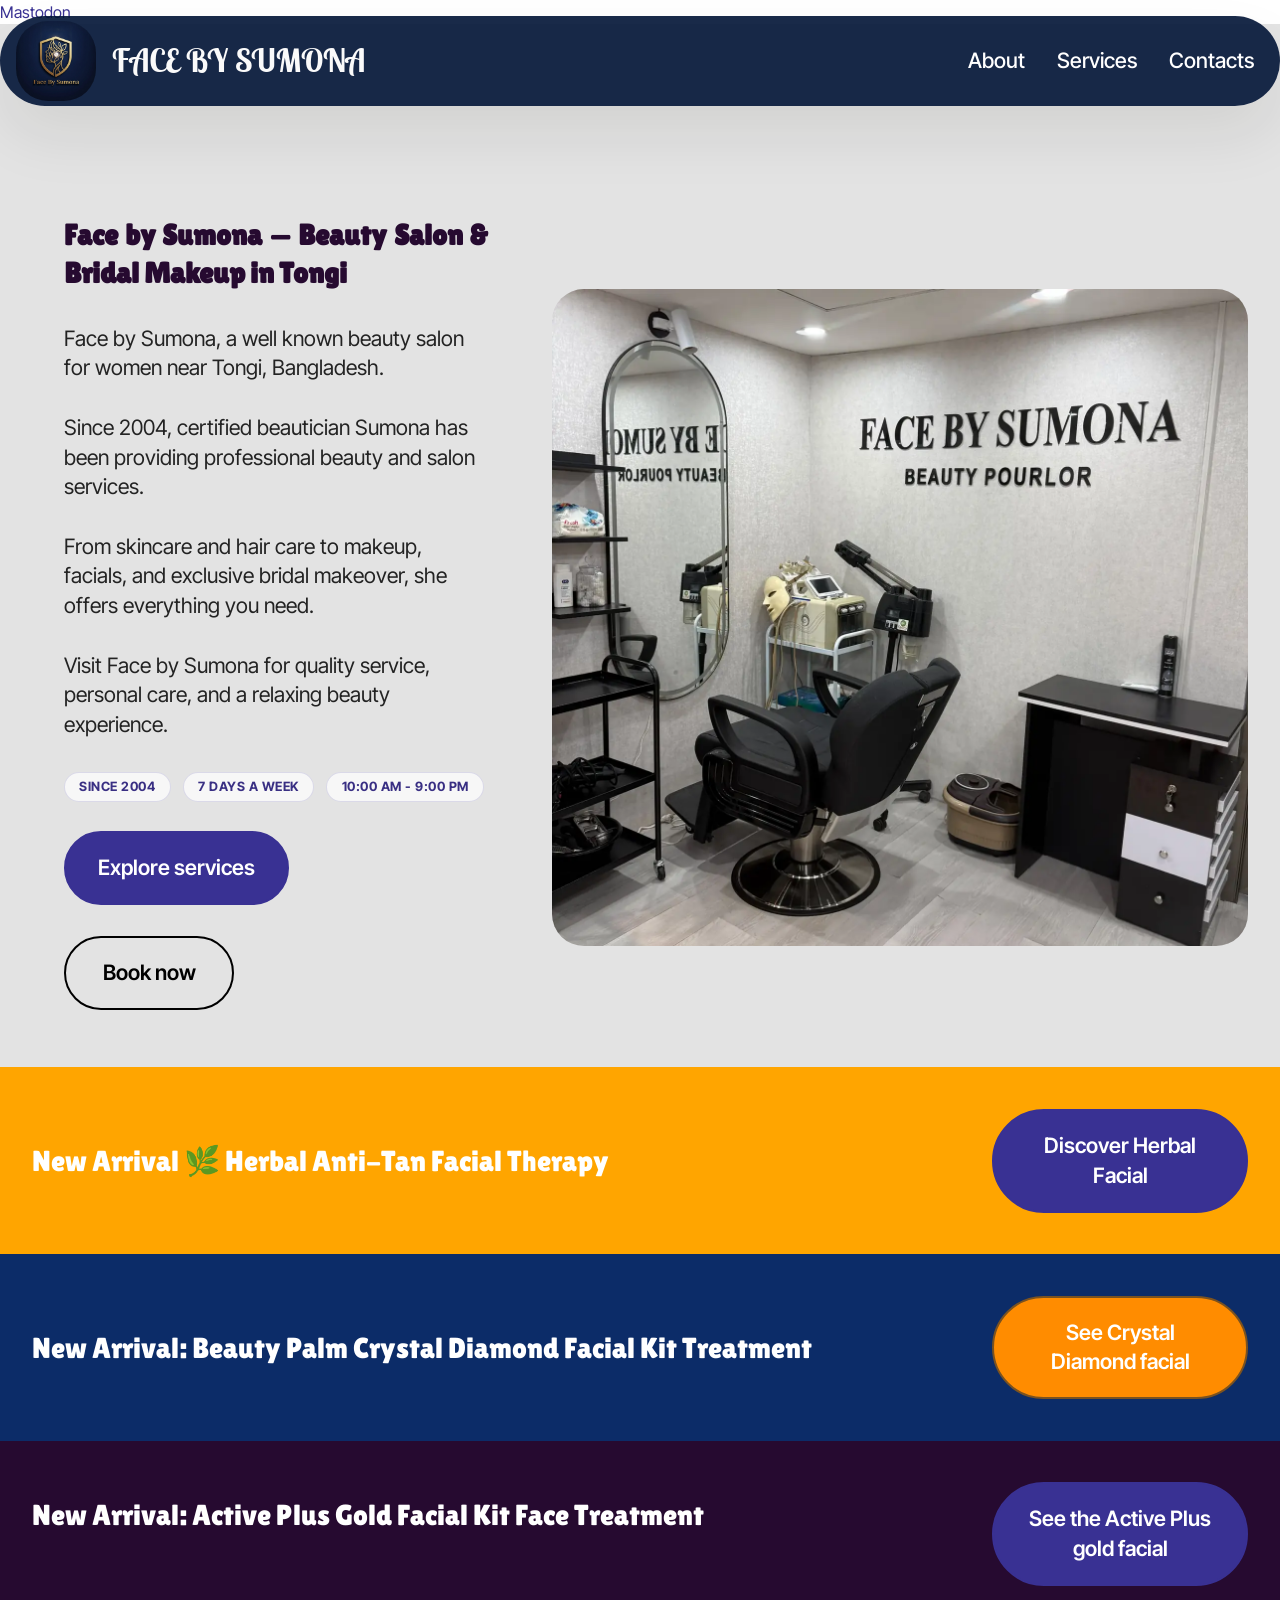
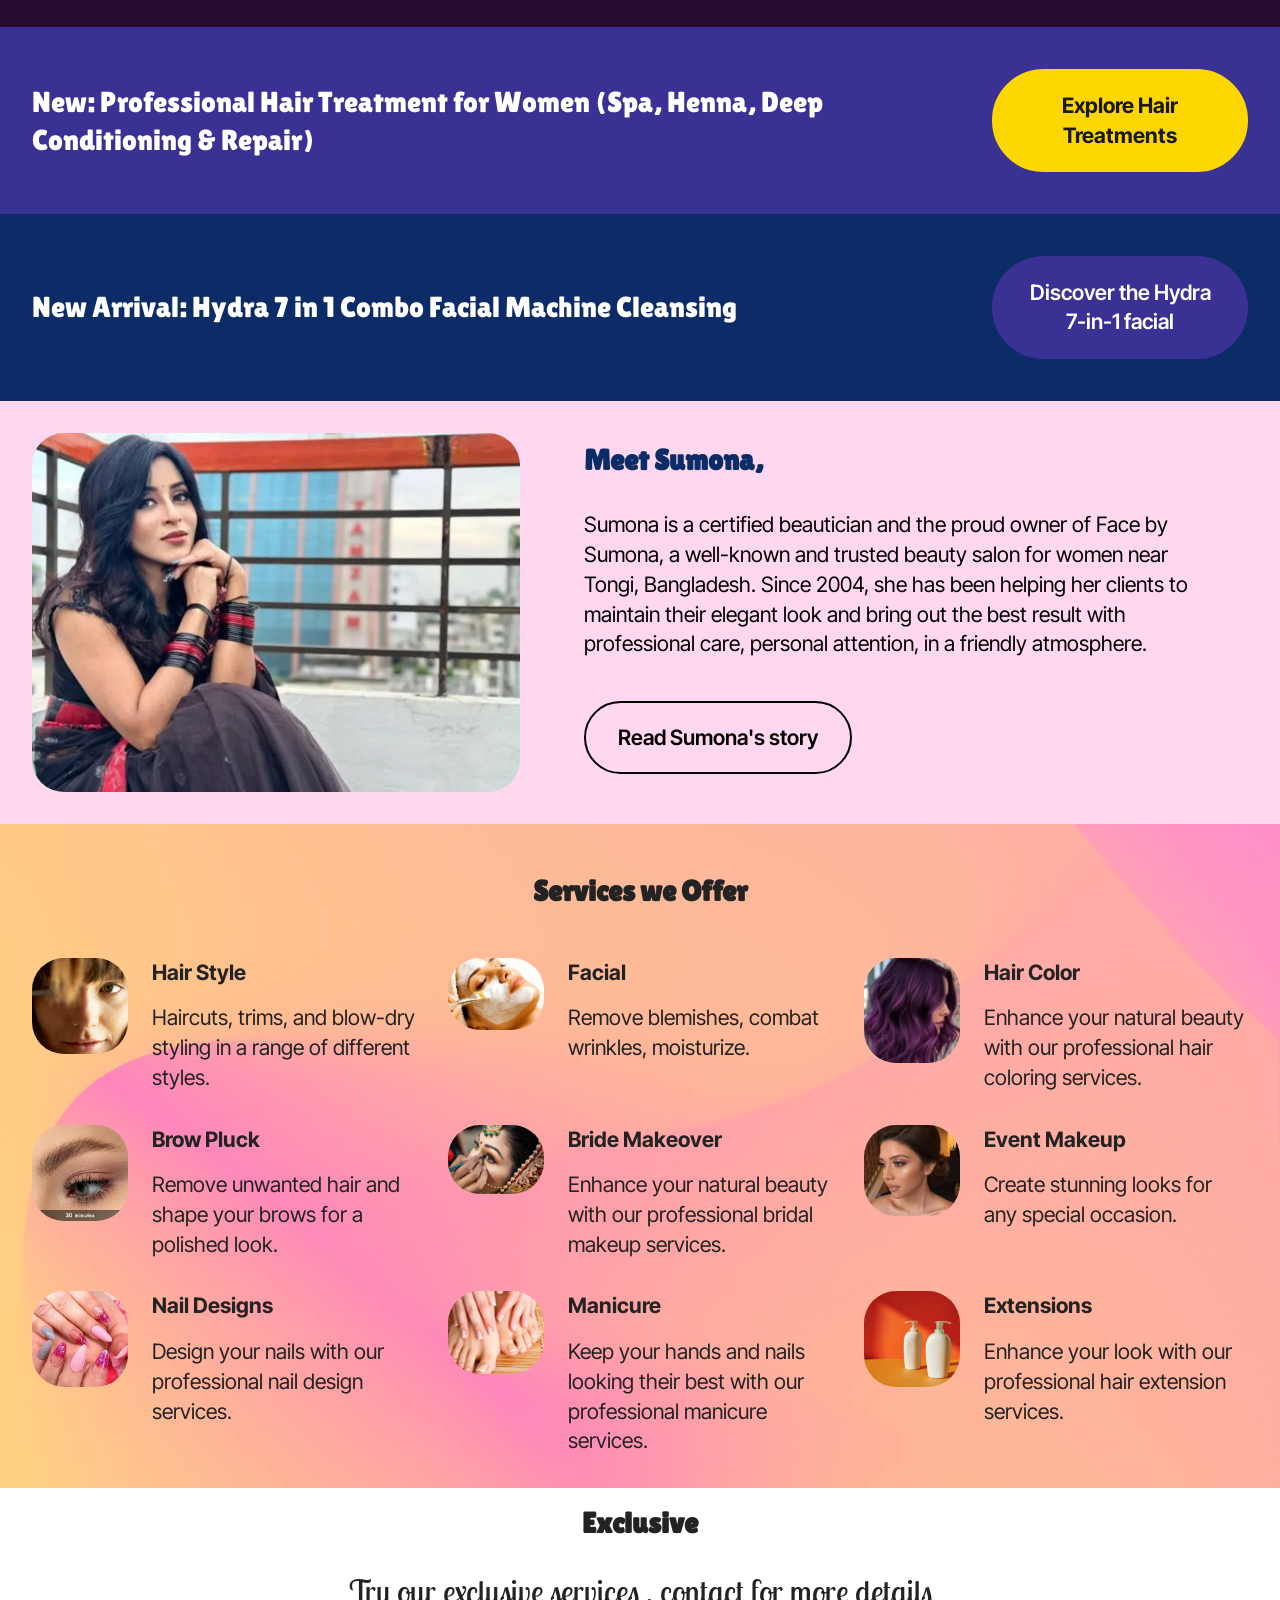
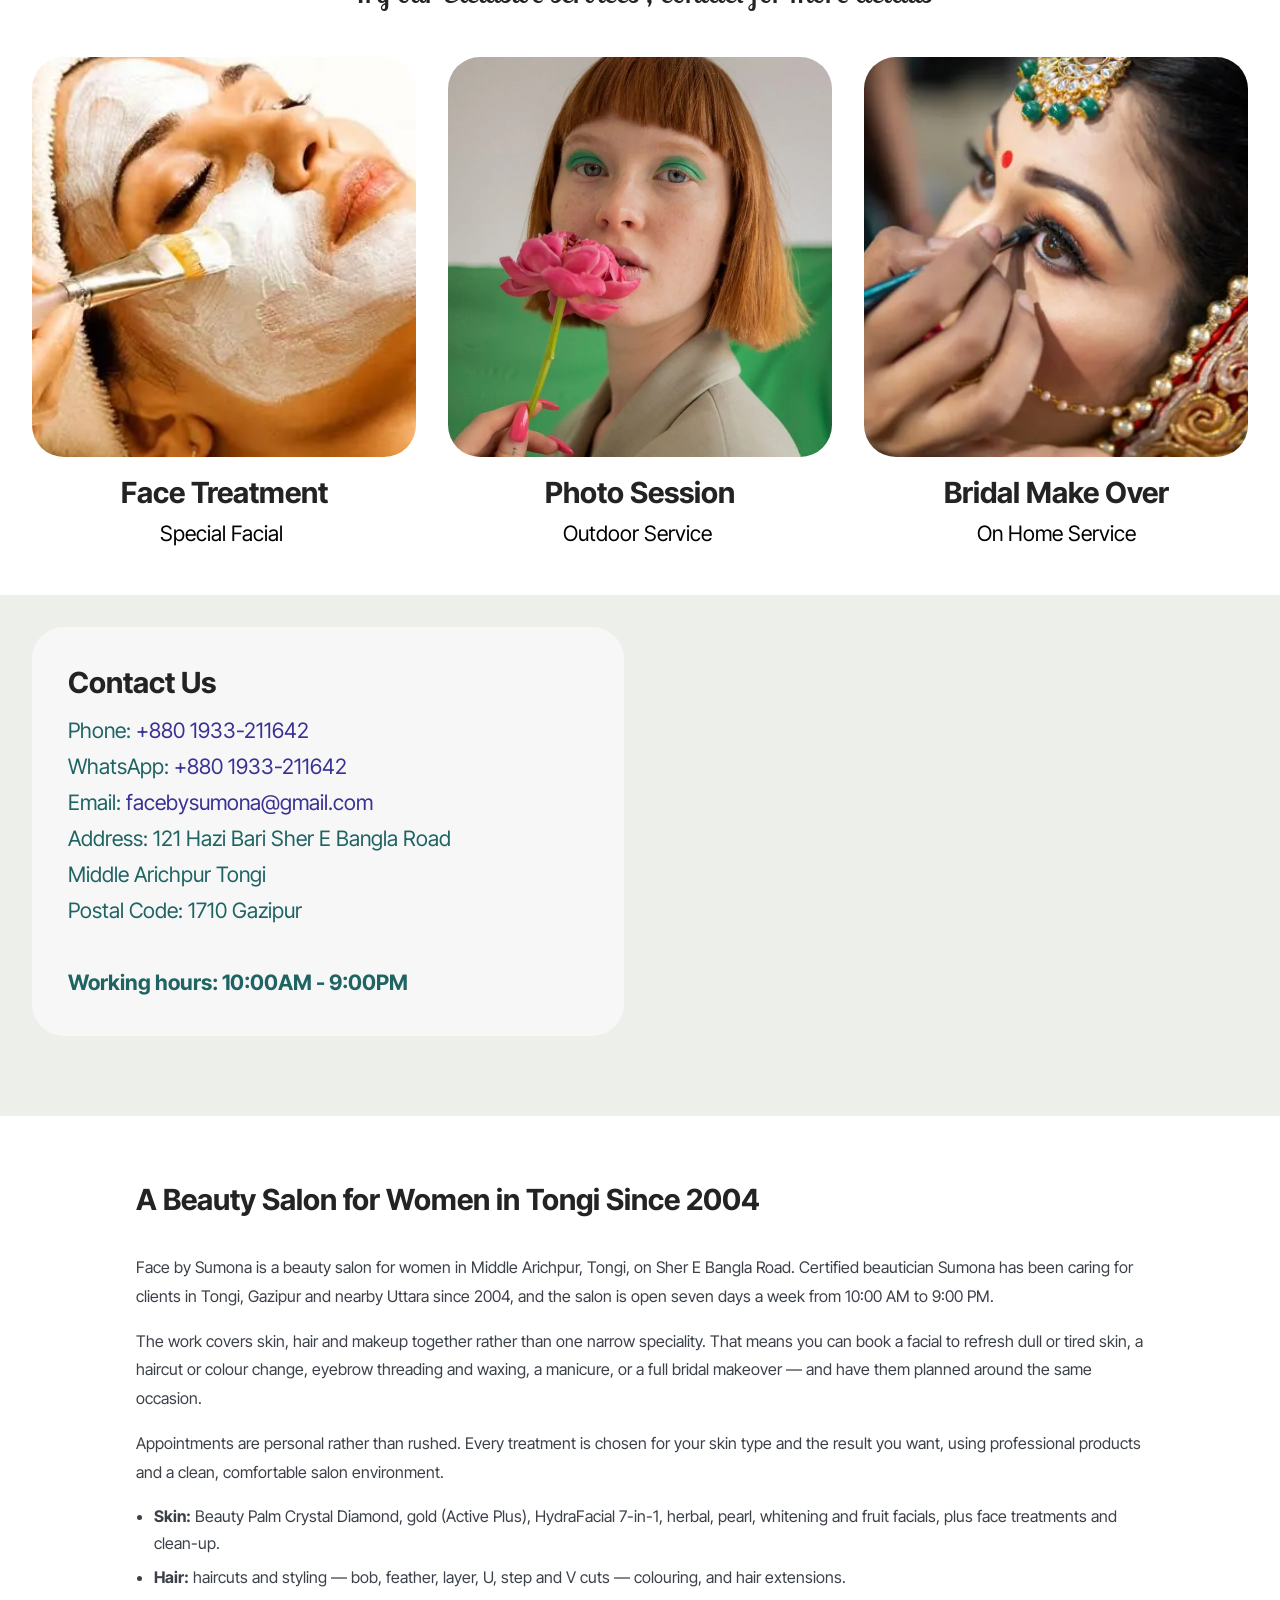
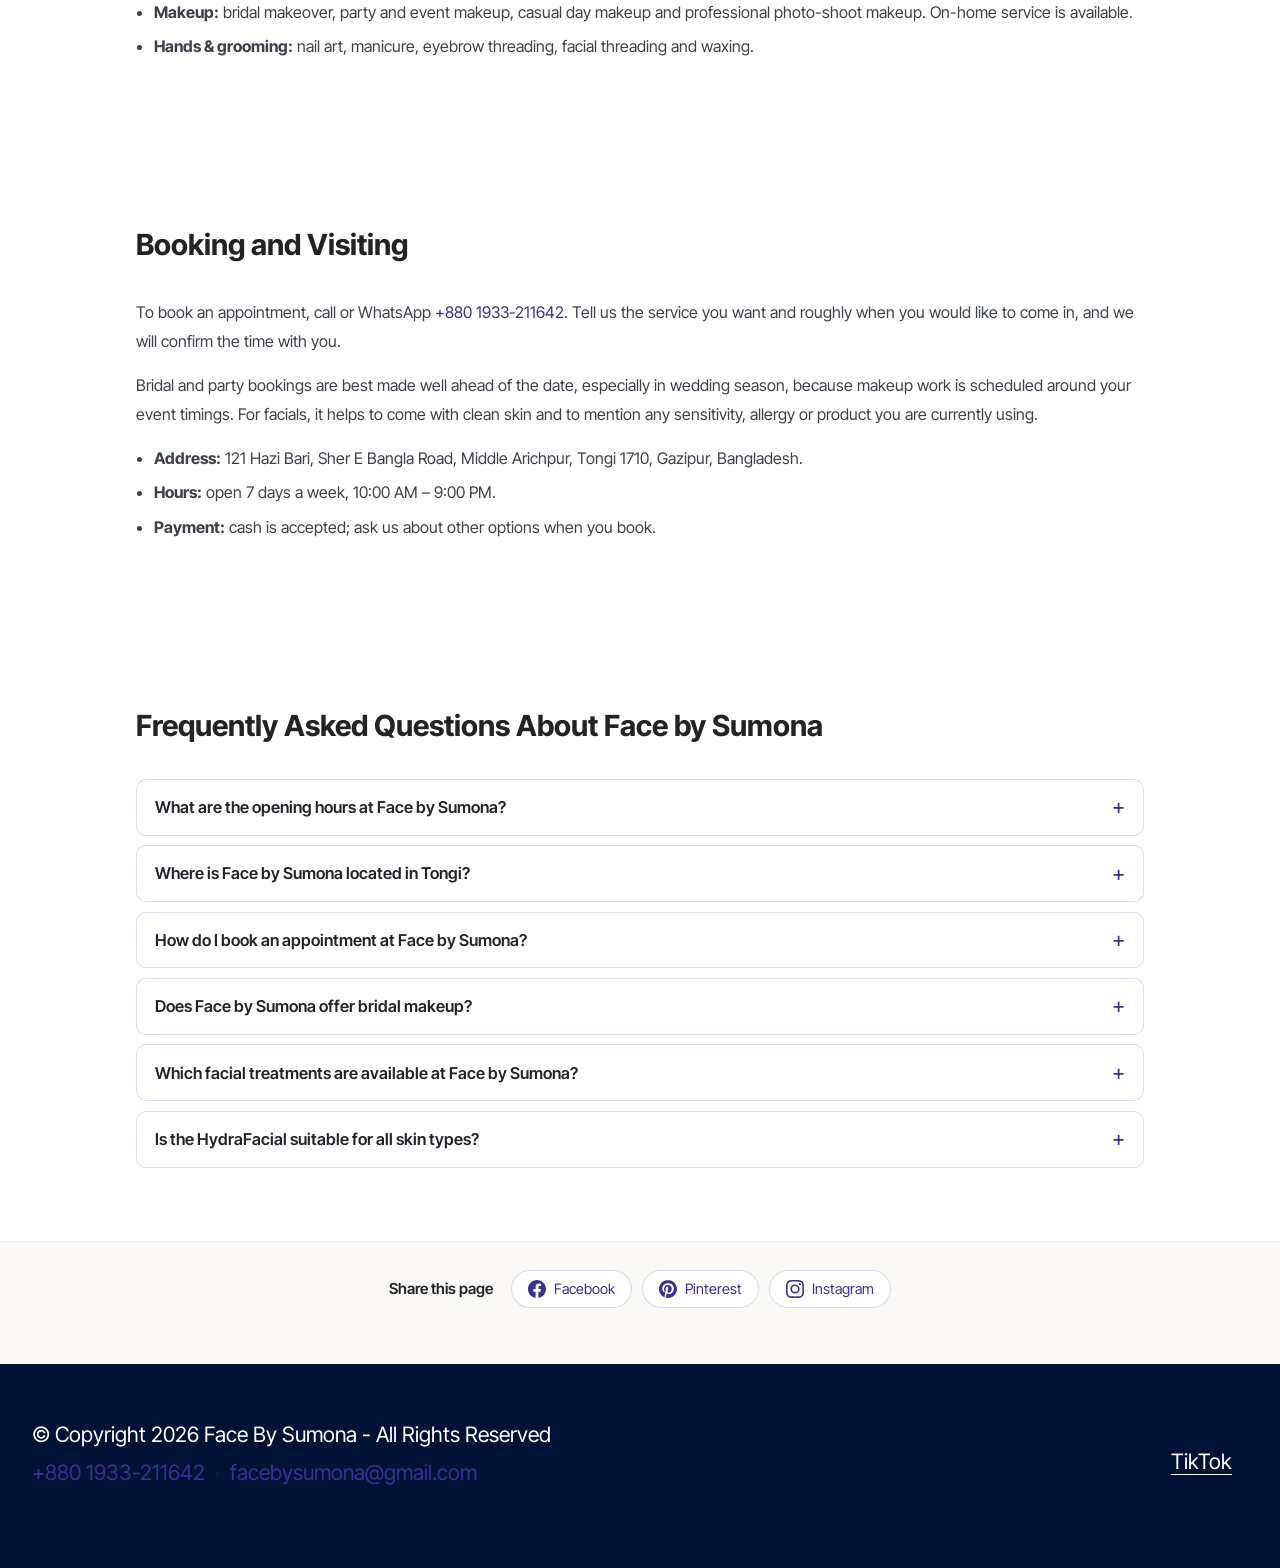
<file: index.html>
<!DOCTYPE html>
<html lang="en">

<head>

  <script src="https://analytics.ahrefs.com/analytics.js" data-key="EdZCg92dt2ti6oQbNUxIqw" async></script><!-- Site made with Face by Sumona v6.1.12, https://# -->
  <meta charset="UTF-8">
  <meta http-equiv="X-UA-Compatible" content="IE=edge">
  <meta name="generator" content="Mobirise v6.1.12, #">
  <meta name="viewport" content="width=device-width, initial-scale=1, minimum-scale=1">
  <meta name="description"
    content="Certified beautician Sumona offers facial treatments, bridal makeover, hair styling and nail care in Middle Arichpur, Tongi. Open 7 days, 10am-9pm. Call today.">
  <style>
    /* --- SEO additions: breadcrumbs, FAQ accordion, owner notes --- */
    /* Any image with width/height attrs must scale proportionally; without
       this the responsive container constrains width while the attribute
       pins height, which distorts the picture. */
    img[height],
    img.w-100,
    img.d-block {
      height: auto;
    }

    /* Sits in normal flow BELOW the hero: the fixed navbar (z-index 1000) would
       otherwise paint over the top of this strip. */
    .fbs-breadcrumb {
      position: relative;
      z-index: 5;
      padding: 13px 16px 13px;
      background: #faf8f4;
      border-top: 1px solid rgba(57, 49, 147, .08);
      border-bottom: 1px solid rgba(57, 49, 147, .10);
    }

    .fbs-breadcrumb ol {
      list-style: none;
      display: flex;
      flex-wrap: wrap;
      gap: .4rem;
      margin: 0 auto;
      padding: 0;
      max-width: 1140px;
      font: 500 .82rem/1.6 "Inter Tight", system-ui, sans-serif;
    }

    .fbs-breadcrumb li+li::before {
      content: "\203A";
      margin: 0 .45rem;
      color: #9aa0a6;
    }

    .fbs-breadcrumb a {
      color: #393193;
      text-decoration: none;
    }

    .fbs-breadcrumb a:hover,
    .fbs-breadcrumb a:focus {
      text-decoration: underline;
    }

    .fbs-breadcrumb [aria-current="page"] {
      color: #5c6169;
    }

    .fbs-faq {
      width: 100%;
    }

    .fbs-faq details {
      border: 1px solid rgba(57, 49, 147, .16);
      border-radius: 10px;
      margin-bottom: .6rem;
      background: #fff;
      overflow: hidden;
    }

    .fbs-faq summary {
      cursor: pointer;
      padding: .95rem 1.1rem;
      font-weight: 600;
      font-size: 1.02rem;
      color: #212529;
      list-style: none;
      position: relative;
      padding-right: 2.6rem;
    }

    .fbs-faq summary::-webkit-details-marker {
      display: none;
    }

    .fbs-faq summary::after {
      content: "+";
      position: absolute;
      right: 1.1rem;
      top: 50%;
      transform: translateY(-50%);
      font-size: 1.35rem;
      line-height: 1;
      color: #393193;
      font-weight: 400;
    }

    .fbs-faq details[open] summary::after {
      content: "\2212";
    }

    .fbs-faq details[open] summary {
      border-bottom: 1px solid rgba(57, 49, 147, .12);
    }

    .fbs-faq .fbs-answer {
      padding: .9rem 1.1rem;
      margin: 0;
      font-size: .97rem;
      line-height: 1.75;
      color: #3c4149;
    }

    .fbs-faq summary:focus-visible {
      outline: 2px solid #393193;
      outline-offset: 2px;
    }

    .fbs-prose p {
      font-size: 1rem;
      line-height: 1.8;
      color: #3c4149;
    }

    .fbs-prose h3 {
      font-size: 1.28rem;
      margin: 1.6rem 0 .6rem;
      color: #212529;
    }

    .fbs-prose ul {
      padding-left: 1.15rem;
    }

    .fbs-prose li {
      margin-bottom: .45rem;
      line-height: 1.7;
      color: #3c4149;
    }

    .fbs-note {
      border-left: 4px solid #393193;
      background: #f4f3fb;
      padding: .95rem 1.1rem;
      border-radius: 0 8px 8px 0;
      margin: 1.2rem 0;
      font-size: .97rem;
      line-height: 1.7;
      color: #33384a;
    }

    .fbs-cta-row {
      display: flex;
      flex-wrap: wrap;
      gap: .7rem;
      margin-top: 1.4rem;
    }

    /* The added prose/FAQ blocks use custom cids, so the theme's per-section
       padding rule never matched them: every Mobirise section around them was
       inset from the page edge while these hugged it. Restore the standard
       vertical rhythm for these blocks only. */
    section.content13[class*="cid-"]:not([class*="cid-vv"]) {
      padding-top: 64px;
      padding-bottom: 64px;
    }

    /* Breadcrumb now sits directly beneath the fixed navbar, so clear its height. */
    .fbs-breadcrumb-top {
      margin-top: 106px;
    }

    @media (max-width: 767px) {
      .fbs-breadcrumb-top {
        margin-top: 78px;
      }
    }
  </style>
  <!-- ================= SEO: canonical + social + icons ================= -->
  <link rel="canonical" href="https://www.trueface.bond/">
  <meta name="robots" content="index, follow, max-image-preview:large, max-snippet:-1">
  <meta name="theme-color" content="#393193">
  <link rel="icon" href="favicon.ico" sizes="any">
  <link rel="icon" type="image/svg+xml" href="assets/favicon/favicon.svg">
  <link rel="icon" type="image/png" sizes="32x32" href="assets/favicon/favicon-32x32.png">
  <link rel="icon" type="image/png" sizes="16x16" href="assets/favicon/favicon-16x16.png">
  <link rel="apple-touch-icon" sizes="180x180" href="assets/favicon/apple-touch-icon.png">
  <meta property="og:type" content="website">
  <meta property="og:site_name" content="Face by Sumona">
  <meta property="og:locale" content="en_US">
  <meta property="og:title" content="Face by Sumona | Beauty Salon &amp; Bridal Makeup, Tongi">
  <meta property="og:description"
    content="Certified beautician Sumona offers facial treatments, bridal makeover, hair styling and nail care in Middle Arichpur, Tongi.">
  <meta property="og:url" content="https://www.trueface.bond/">
  <meta property="og:image" content="https://www.trueface.bond/assets/images/og-image.jpg">
  <meta property="og:image:width" content="1200">
  <meta property="og:image:height" content="630">
  <meta property="og:image:alt" content="Face by Sumona - beauty salon and bridal makeup in Tongi, Gazipur">
  <meta name="twitter:card" content="summary_large_image">
  <meta name="twitter:title" content="Face by Sumona | Beauty Salon &amp; Bridal Makeup, Tongi">
  <meta name="twitter:description"
    content="Certified beautician Sumona offers facial treatments, bridal makeover, hair styling and nail care in Middle Arichpur, Tongi.">
  <meta name="twitter:image" content="https://www.trueface.bond/assets/images/og-image.jpg">

  <!-- ================= STRUCTURED DATA (JSON-LD) =================
       OWNER ACTION REQUIRED - two values were intentionally left empty
       rather than guessed:
         1. "sameAs"  in the BeautySalon block is []. Add the salon's real
            profile URLs, e.g. ["https://www.facebook.com/<page>",
            "https://www.instagram.com/<handle>", "https://www.tiktok.com/@sumonaislam408"].
            (The TikTok URL on the live site is already confirmed.)
         2. "geo" is omitted entirely. Add it only with the verified
            latitude/longitude from the Google Business Profile pin:
               "geo": { "@type": "GeoCoordinates",
                        "latitude": 00.000000, "longitude": 00.000000 }
       Do not invent review counts or ratings - fabricated aggregateRating
       markup violates Google's structured data guidelines.
       ============================================================ -->
  <script type="application/ld+json">
{
  "@context": "https://schema.org",
  "@graph": [
    {
      "@type": "BeautySalon",
      "@id": "https://www.trueface.bond/#beautysalon",
      "name": "Face by Sumona",
      "alternateName": "Face By Sumona Beauty Salon",
      "url": "https://www.trueface.bond/",
      "logo": "https://www.trueface.bond/assets/images/ghostwriter-1789574933627.png",
      "image": [
        "https://www.trueface.bond/assets/images/img-20260916-wa0030.webp",
        "https://www.trueface.bond/assets/images/img-20260924-wa0008-1171x878.webp",
        "https://www.trueface.bond/assets/images/hydra-machine-combo-fbs-1280x960.webp"
      ],
      "description": "Face by Sumona is a beauty salon for women in Middle Arichpur, Tongi, Gazipur. Certified beautician Sumona has offered facial treatments, hair styling, makeup and bridal makeover since 2004.",
      "telephone": "+8801933211642",
      "email": "facebysumona@gmail.com",
      "foundingDate": "2004",
      "founder": {
        "@type": "Person",
        "name": "Sumona"
      },
      "address": {
        "@type": "PostalAddress",
        "streetAddress": "121 Hazi Bari, Sher E Bangla Road",
        "addressLocality": "Middle Arichpur, Tongi",
        "addressRegion": "Gazipur",
        "postalCode": "1710",
        "addressCountry": "BD"
      },
      "areaServed": [
        {
          "@type": "City",
          "name": "Tongi"
        },
        {
          "@type": "City",
          "name": "Gazipur"
        },
        {
          "@type": "City",
          "name": "Uttara"
        },
        {
          "@type": "City",
          "name": "Dhaka"
        }
      ],
      "openingHoursSpecification": [
        {
          "@type": "OpeningHoursSpecification",
          "dayOfWeek": "Monday",
          "opens": "10:00",
          "closes": "21:00"
        },
        {
          "@type": "OpeningHoursSpecification",
          "dayOfWeek": "Tuesday",
          "opens": "10:00",
          "closes": "21:00"
        },
        {
          "@type": "OpeningHoursSpecification",
          "dayOfWeek": "Wednesday",
          "opens": "10:00",
          "closes": "21:00"
        },
        {
          "@type": "OpeningHoursSpecification",
          "dayOfWeek": "Thursday",
          "opens": "10:00",
          "closes": "21:00"
        },
        {
          "@type": "OpeningHoursSpecification",
          "dayOfWeek": "Friday",
          "opens": "10:00",
          "closes": "21:00"
        },
        {
          "@type": "OpeningHoursSpecification",
          "dayOfWeek": "Saturday",
          "opens": "10:00",
          "closes": "21:00"
        },
        {
          "@type": "OpeningHoursSpecification",
          "dayOfWeek": "Sunday",
          "opens": "10:00",
          "closes": "21:00"
        }
      ],
      "currenciesAccepted": "BDT",
      "sameAs": [],
      "hasOfferCatalog": {
        "@type": "OfferCatalog",
        "name": "Beauty & Salon Services at Face by Sumona",
        "itemListElement": [
          {
            "@type": "Offer",
            "position": 1,
            "itemOffered": {
              "@type": "Service",
              "name": "Beauty Palm Crystal Diamond Facial",
              "description": "5-step crystal diamond facial kit that deeply cleanses, gently exfoliates, and nourishes tired skin for a luminous diamond glow."
            }
          },
          {
            "@type": "Offer",
            "position": 2,
            "itemOffered": {
              "@type": "Service",
              "name": "Gold Facial (Active Plus)",
              "description": "Active Plus gold facial helps refresh and brighten the skin, giving it a soft, radiant appearance."
            }
          },
          {
            "@type": "Offer",
            "position": 3,
            "itemOffered": {
              "@type": "Service",
              "name": "HydraFacial (7-in-1)",
              "description": "HydraFacial deeply cleanses pores, removes impurities, and delivers essential nutrients directly to the skin."
            }
          },
          {
            "@type": "Offer",
            "position": 4,
            "itemOffered": {
              "@type": "Service",
              "name": "Herbal Facial",
              "description": "An herbal facial uses gentle herbal ingredients to cleanse and soothe the skin."
            }
          },
          {
            "@type": "Offer",
            "position": 5,
            "itemOffered": {
              "@type": "Service",
              "name": "Pearl Facial",
              "description": "A pearl facial helps improve the skin's brightness and gives it a smooth, glowing look."
            }
          },
          {
            "@type": "Offer",
            "position": 6,
            "itemOffered": {
              "@type": "Service",
              "name": "Whitening Facial",
              "description": "Designed to cleanse dull-looking skin and improve its overall brightness."
            }
          },
          {
            "@type": "Offer",
            "position": 7,
            "itemOffered": {
              "@type": "Service",
              "name": "Fruit Facial",
              "description": "Fruit facials use fruit-based products to gently cleanse and nourish the skin."
            }
          },
          {
            "@type": "Offer",
            "position": 8,
            "itemOffered": {
              "@type": "Service",
              "name": "Haircut & Styling",
              "description": "Haircuts, trims, and blow-dry styling in a range of different styles."
            }
          },
          {
            "@type": "Offer",
            "position": 9,
            "itemOffered": {
              "@type": "Service",
              "name": "Hair Treatment for Women",
              "description": "Hair spa, henna conditioning, hair repair, and deep conditioning treatments to restore softness, health, and shine."
            }
          },
          {
            "@type": "Offer",
            "position": 10,
            "itemOffered": {
              "@type": "Service",
              "name": "Hair Colour",
              "description": "Professional hair colouring services to enhance your natural look."
            }
          },
          {
            "@type": "Offer",
            "position": 11,
            "itemOffered": {
              "@type": "Service",
              "name": "Bridal Makeover",
              "description": "Bridal makeup tailored to your style and outfit, including on-home service."
            }
          },
          {
            "@type": "Offer",
            "position": 12,
            "itemOffered": {
              "@type": "Service",
              "name": "Party & Event Makeup",
              "description": "Polished makeup for weddings, parties and special occasions."
            }
          },
          {
            "@type": "Offer",
            "position": 13,
            "itemOffered": {
              "@type": "Service",
              "name": "Nail Art & Manicure",
              "description": "Professional nail design and manicure services."
            }
          },
          {
            "@type": "Offer",
            "position": 14,
            "itemOffered": {
              "@type": "Service",
              "name": "Threading & Waxing",
              "description": "Eyebrow threading, facial threading and waxing services."
            }
          },
          {
            "@type": "Offer",
            "position": 15,
            "itemOffered": {
              "@type": "Service",
              "name": "Face Treatment",
              "description": "A special facial treatment that cleanses, refreshes and nourishes the skin."
            }
          }
        ]
      }
    },
    {
      "@type": "WebSite",
      "@id": "https://www.trueface.bond/#website",
      "url": "https://www.trueface.bond/",
      "name": "Face by Sumona",
      "inLanguage": "en",
      "publisher": {
        "@id": "https://www.trueface.bond/#beautysalon"
      }
    },
    {
      "@type": "WebPage",
      "@id": "https://www.trueface.bond/#webpage",
      "url": "https://www.trueface.bond/",
      "name": "Face by Sumona | Beauty Salon & Bridal Makeup, Tongi",
      "description": "Certified beautician Sumona offers facial treatments, bridal makeover, hair styling and nail care in Middle Arichpur, Tongi. Open 7 days, 10am-9pm. Call today.",
      "inLanguage": "en",
      "isPartOf": {
        "@id": "https://www.trueface.bond/#website"
      },
      "about": {
        "@id": "https://www.trueface.bond/#beautysalon"
      }
    },
    {
      "@type": "FAQPage",
      "@id": "https://www.trueface.bond/#faq",
      "mainEntity": [
        {
          "@type": "Question",
          "name": "What are the opening hours at Face by Sumona?",
          "acceptedAnswer": {
            "@type": "Answer",
            "text": "Face by Sumona is open 7 days a week, from 10:00 AM to 9:00 PM."
          }
        },
        {
          "@type": "Question",
          "name": "Where is Face by Sumona located in Tongi?",
          "acceptedAnswer": {
            "@type": "Answer",
            "text": "Face by Sumona is at 121 Hazi Bari, Sher E Bangla Road, Middle Arichpur, Tongi, Gazipur 1710, Bangladesh."
          }
        },
        {
          "@type": "Question",
          "name": "How do I book an appointment at Face by Sumona?",
          "acceptedAnswer": {
            "@type": "Answer",
            "text": "Call or WhatsApp +880 1933-211642, or send a message through the contact form on this website."
          }
        },
        {
          "@type": "Question",
          "name": "Does Face by Sumona offer bridal makeup?",
          "acceptedAnswer": {
            "@type": "Answer",
            "text": "Yes. Bridal makeover and party or event makeup are available, including on-home service."
          }
        },
        {
          "@type": "Question",
          "name": "Which facial treatments are available at Face by Sumona?",
          "acceptedAnswer": {
            "@type": "Answer",
            "text": "Gold (Active Plus), HydraFacial 7-in-1, herbal, pearl, whitening and fruit facials are all offered."
          }
        },
        {
          "@type": "Question",
          "name": "Is the HydraFacial suitable for all skin types?",
          "acceptedAnswer": {
            "@type": "Answer",
            "text": "The Hydra machine works differently for different skin types. People with sensitive or dry skin should patch test first and follow the recommended frequency to help reduce the risk of irritation."
          }
        }
      ]
    }
  ]
}
  </script>
  <!-- ================= /SEO ================= -->


  <title>Face by Sumona | Beauty Salon &amp; Bridal Makeup, Tongi</title>
  <link rel="stylesheet" href="assets/bootstrap/css/bootstrap.min.css">
  <link rel="stylesheet" href="assets/web/assets/gdpr-plugin/gdpr-styles.css">
  <link rel="stylesheet" href="assets/dropdown/css/style.css">
  <link rel="stylesheet" href="assets/theme/css/style.css">
  <link rel="preload" href="https://fonts.googleapis.com/css?family=Lobster+Two:400,400i,700,700i&display=swap"
    as="style" onload="this.onload=null;this.rel='stylesheet'">
  <noscript>
    <link rel="stylesheet" href="https://fonts.googleapis.com/css?family=Lobster+Two:400,400i,700,700i&display=swap">
  </noscript>
  <link rel="preload" href="https://fonts.googleapis.com/css?family=Lilita+One:400&display=swap" as="style"
    onload="this.onload=null;this.rel='stylesheet'">
  <noscript>
    <link rel="stylesheet" href="https://fonts.googleapis.com/css?family=Lilita+One:400&display=swap">
  </noscript>
  <link rel="preload"
    href="https://fonts.googleapis.com/css?family=Inter+Tight:300,400,500,600,700&display=swap"
    as="style" onload="this.onload=null;this.rel='stylesheet'">
  <noscript>
    <link rel="stylesheet"
      href="https://fonts.googleapis.com/css?family=Inter+Tight:300,400,500,600,700&display=swap">
  </noscript>
  <link rel="preload" as="style" href="assets/mobirise/css/mbr-additional.css?v=hUKf8i">
  <link rel="stylesheet" href="assets/mobirise/css/mbr-additional.css?v=hUKf8i" type="text/css">



<!-- Google tag (gtag.js) -->
<script async src="https://www.googletagmanager.com/gtag/js?id=G-GPD9XNZW9E"></script>
<script>
  window.dataLayer = window.dataLayer || [];
  function gtag(){dataLayer.push(arguments);}
  gtag('js', new Date());

  gtag('config', 'G-GPD9XNZW9E');
</script>
  <link rel="stylesheet" href="assets/fbs-share/share.css">
  <a rel="me" href="https://mastodon.social/@facebysumona">Mastodon</a>
</head>

<body>

  <section data-bs-version="5.1" class="menu menu5 cid-vvpd3sa6Dy" once="menu" id="menu05-h">


    <nav class="navbar navbar-dropdown navbar-fixed-top navbar-expand-lg">
      <div class="container">
        <div class="navbar-brand">
          <span class="navbar-logo">

            <a href="/"><img src="assets/images/ghostwriter-1789574933627.png" alt="Face by Sumona logo"
                style="height: 5rem;" width="1024" height="1024" decoding="async"></a>

          </span>
          <span class="navbar-caption-wrap"><a class="navbar-caption new-font text-white display-1"
              href="https://www.trueface.bond">FACE BY SUMONA</a></span>
        </div>
        <button class="navbar-toggler" type="button" data-toggle="collapse" data-bs-toggle="collapse"
          data-target="#navbarSupportedContent" data-bs-target="#navbarSupportedContent"
          aria-controls="navbarNavAltMarkup" aria-expanded="false" aria-label="Toggle navigation">
          <div class="hamburger">
            <span></span>
            <span></span>
            <span></span>
            <span></span>
          </div>
        </button>
        <div class="collapse navbar-collapse" id="navbarSupportedContent">
          <ul class="navbar-nav nav-dropdown nav-right" data-app-modern-menu="true">
            <li class="nav-item">
              <a class="nav-link link text-secondary text-primary display-4" href="about.html">About</a>
            </li>
            <li class="nav-item">
              <a class="nav-link link text-secondary text-primary display-4" href="services.html"
                aria-expanded="false">Services</a>
            </li>
            <li class="nav-item">
              <a class="nav-link link text-secondary display-4" href="contact.html">Contacts</a>
            </li>
          </ul>

        </div>
      </div>
    </nav>
  </section>

  <section data-bs-version="5.1" class="header1 cid-vvoWuPn2aS" id="header01-d">





    <div class="container-fluid">
      <div class="row justify-content-center">
        <div class="col-12 col-md-12 col-lg-7 image-wrapper">
          <img class="w-100" src="assets/images/img-20260916-wa0030.webp"
            alt="Interior of Face by Sumona beauty salon in Tongi with a styling chair, mirror and facial treatment equipment"
            width="1600" height="1511" decoding="async">
        </div>
        <div class="col-12 col-lg col-md-12">
          <div class="text-wrapper align-left">
            <h1 class="mbr-section-title mbr-fonts-style mb-4 display-2"><strong>Face by Sumona — Beauty Salon &amp;
                Bridal Makeup in Tongi</strong></h1>
            <p class="mbr-text mbr-fonts-style mb-4 display-7">Face by Sumona, a well known beauty salon for women near
              Tongi, Bangladesh.
              <br>
              <br>Since 2004, certified beautician Sumona has been providing professional beauty and salon services.
              <br>
              <br>From skincare and hair care to makeup, facials, and exclusive bridal makeover, she offers everything
              you need.
              <br>
              <br>Visit Face by Sumona for quality service, personal care, and a relaxing beauty experience.
            </p>
            <div class="fbs-trust-row" aria-label="Key salon details">
              <span>Since 2004</span>
              <span>7 days a week</span>
              <span>10:00 AM - 9:00 PM</span>
            </div>
            <div class="mbr-section-btn align-left fbs-hero-actions">
              <a class="btn btn-primary display-7" href="services.html">Explore services</a>
              <a class="btn btn-success-outline display-7" href="contact.html">Book now</a>
            </div>
          </div>
        </div>
      </div>
    </div>
  </section>

  <section data-bs-version="5.1" class="features035 cid-vvYnhjvwjG" id="features035-herbal" style="background-color: orange;">
    <div class="container">
      <div class="row">
        <div class="col-12 col-lg-9 active">
          <div class="item-wrapper">
            <div class="card-box">

              <h4 class="card-text mbr-fonts-style display-2">New Arrival 🌿 Herbal Anti-Tan Facial Therapy

              </h4>
            </div>
          </div>
        </div>
        <div class="col-12 col-lg-3 active">
          <div class="mbr-section-btn"><a class="btn btn-primary display-7"
              style="background-color: green; border-color: green; color: white;"
              href="herbal-facial.html">Discover Herbal Facial</a></div>
        </div>
      </div>
    </div>
  </section>

  <section data-bs-version="5.1" class="features035 cid-vvYnhjvwjG" id="features035-diamond">
    <div class="container">
      <div class="row">
        <div class="col-12 col-lg-9 active">
          <div class="item-wrapper">
            <div class="card-box">
              <h4 class="card-text mbr-fonts-style display-2">New Arrival: Beauty Palm Crystal Diamond Facial Kit
                Treatment</h4>
            </div>
          </div>
        </div>
        <div class="col-12 col-lg-3 active">
          <div class="mbr-section-btn"><a class="btn display-7"
              style="background-color: #ff8c00; border-color: #7a5220; color: #fff;"
              href="beauty-palm-crystal-diamond-facial.html">See Crystal Diamond facial</a></div>
        </div>
      </div>
    </div>
  </section>

  <section data-bs-version="5.1" class="features035 cid-vvYn9xQ0Wk" id="features035-1q">




    <div class="container">
      <div class="row">
        <div class="col-12 col-lg-9 active">
          <div class="item-wrapper">
            <div class="card-box">
              <h3 class="card-text mbr-fonts-style display-2">New Arrival: Active Plus Gold Facial Kit Face Treatment&nbsp;<div>&nbsp; &nbsp; &nbsp; &nbsp; &nbsp; &nbsp; &nbsp; &nbsp; &nbsp; &nbsp; &nbsp; &nbsp;
                  &nbsp;</div>
              </h3>
            </div>
          </div>
        </div>
        <div class="col-12 col-lg-3 active">
          <div class="mbr-section-btn"><a class="btn btn-primary display-7" href="active-plus-face-treatment.html">See
              the Active Plus gold facial</a></div>
        </div>
      </div>
    </div>
  </section>

  <section data-bs-version="5.1" class="features035 cid-vvYnhjvwjG" id="features035-hair" style="background-color: #393193;">
    <div class="container">
      <div class="row">
        <div class="col-12 col-lg-9 active">
          <div class="item-wrapper">
            <div class="card-box">
              <h4 class="card-text mbr-fonts-style display-2" style="color: #ffffff;">New: Professional Hair Treatment for Women (Spa, Henna, Deep Conditioning &amp; Repair)</h4>
            </div>
          </div>
        </div>
        <div class="col-12 col-lg-3 active">
          <div class="mbr-section-btn"><a class="btn display-7"
              style="background-color: #ffd700; border-color: #ffd700; color: #1a1a1a; font-weight: 700;"
              href="hair-treatment.html">Explore Hair Treatments</a></div>
        </div>
      </div>
    </div>
  </section>

  <section data-bs-version="5.1" class="features035 cid-vvYnhjvwjG" id="features035-1r">




    <div class="container">
      <div class="row">
        <div class="col-12 col-lg-9 active">
          <div class="item-wrapper">
            <div class="card-box">
              <h4 class="card-text mbr-fonts-style display-2">New Arrival: Hydra 7 in 1 Combo Facial Machine Cleansing
              </h4>
            </div>
          </div>
        </div>
        <div class="col-12 col-lg-3 active">
          <div class="mbr-section-btn"><a class="btn btn-primary display-7"
              href="hydra-facial-parlor-tongi.html">Discover the Hydra 7-in-1 facial</a></div>
        </div>
      </div>
    </div>
  </section>


  <section data-bs-version="5.1" class="start article2 cid-vvp2u28xNv" id="article02-f">





    <div class="container">
      <div class="row justify-content-center">
        <div class="col-12 col-md-12 col-lg-5 image-wrapper">
          <img class="w-100" src="assets/images/img-20260924-wa0008-759x569.webp"
            alt="Sumona of Face by Sumona at the salon" width="720" height="530" loading="lazy" decoding="async">
        </div>
        <div class="col-12 col-md-12 col-lg">
          <div class="text-wrapper align-left">
            <h2 class="mbr-section-title mbr-fonts-style mb-4 display-2"><strong>Meet Sumona,&nbsp;</strong></h2>
            <p class="mbr-text align-left mbr-fonts-style mb-4 display-7">
              Sumona is a certified beautician and the proud owner of Face by Sumona, a well-known and trusted beauty
              salon for women near Tongi, Bangladesh. Since 2004, she has been helping her clients to maintain their
              elegant look and bring out the best result with professional care, personal attention, in a friendly
              atmosphere.
            </p>
            <div class="mbr-section-btn align-left mt-3"><a class="btn btn-success-outline display-7"
                href="about.html">Read Sumona's story</a></div>
          </div>
        </div>
      </div>
    </div>
  </section>

  <section data-bs-version="5.1" class="features15 cid-vvoOVWyvWw" id="features015-5">


    <div class="mbr-overlay" style="opacity: 0.5; background-color: rgb(255, 255, 255);">
    </div>
    <div class="container">
      <div class="row justify-content-center">
        <div class="col-12 content-head">
          <div class="mbr-section-head mb-5">
            <h2 class="mbr-section-title mbr-fonts-style align-center mb-0 display-2">
              <strong>Services we Offer</strong>
            </h2>

          </div>
        </div>
      </div>
      <div class="row">
        <div class="item features-without-image col-12 col-lg-4 active">
          <div class="item-wrapper">
            <div class="img-wrapper">
              <img src="assets/images/cee06ebf5b3a54af366e13.23976798-.webp"
                alt="Haircut and blow-dry styling at Face by Sumona" data-slide-to="0" data-bs-slide-to="0" width="1390"
                height="1390" loading="lazy" decoding="async">
            </div>
            <div class="card-box">
              <h3 class="card-title mbr-fonts-style mb-0 display-7"><strong>Hair Style</strong></h3>
              <p class="card-text mbr-fonts-style mt-3 display-7">Haircuts, trims, and blow-dry styling in a range of
                different styles.</p>
            </div>
          </div>
        </div>
        <div class="item features-without-image col-12 col-lg-4">
          <div class="item-wrapper">
            <div class="img-wrapper">
              <img src="assets/images/n4.webp" alt="Facial treatment being performed on a client at Face by Sumona"
                data-slide-to="1" data-bs-slide-to="1" width="432" height="325" loading="lazy" decoding="async">
            </div>
            <div class="card-box">
              <h3 class="card-title mbr-fonts-style mb-0 display-7"><strong>Facial</strong></h3>
              <p class="card-text mbr-fonts-style mt-3 display-7">Remove blemishes, combat wrinkles, moisturize.</p>
            </div>
          </div>
        </div>
        <div class="item features-without-image col-12 col-lg-4">
          <div class="item-wrapper">
            <div class="img-wrapper">
              <img src="assets/images/n2.webp" alt="Hair colouring service at Face by Sumona" data-bs-slide-to="2"
                data-slide-to="2" width="198" height="217" loading="lazy" decoding="async">
            </div>
            <div class="card-box">
              <h3 class="card-title mbr-fonts-style mb-0 display-7"><strong>Hair Color</strong></h3>
              <p class="card-text mbr-fonts-style mt-3 display-7">
                Enhance your natural beauty with our professional hair coloring services.
              </p>
            </div>
          </div>
        </div>
        <div class="item features-without-image col-12 col-lg-4">
          <div class="item-wrapper">
            <div class="img-wrapper">
              <img src="assets/images/images-6.webp" alt="Eyebrow threading and brow shaping service" data-slide-to="3"
                data-bs-slide-to="3" width="554" height="554" loading="lazy" decoding="async">
            </div>
            <div class="card-box">
              <h3 class="card-title mbr-fonts-style mb-0 display-7"><strong>Brow Pluck</strong></h3>
              <p class="card-text mbr-fonts-style mt-3 display-7">
                Remove unwanted hair and shape your brows for a polished look.
              </p>
            </div>
          </div>
        </div>
        <div class="item features-without-image col-12 col-lg-4">
          <div class="item-wrapper">
            <div class="img-wrapper">
              <img src="assets/images/n5.webp" alt="Bridal makeover with full makeup and jewellery" data-bs-slide-to="4"
                data-slide-to="4" width="545" height="396" loading="lazy" decoding="async">
            </div>
            <div class="card-box">
              <h3 class="card-title mbr-fonts-style mb-0 display-7"><strong>Bride Makeover</strong></h3>
              <p class="card-text mbr-fonts-style mt-3 display-7">
                Enhance your natural beauty with our professional bridal makeup services.
              </p>
            </div>
          </div>
        </div>
        <div class="item features-without-image col-12 col-lg-4">
          <div class="item-wrapper">
            <div class="img-wrapper">
              <img src="assets/images/images-3.webp" alt="Event makeup styling for a wedding or party" data-slide-to="5"
                data-bs-slide-to="5" width="234" height="224" loading="lazy" decoding="async">
            </div>
            <div class="card-box">
              <h3 class="card-title mbr-fonts-style mb-0 display-7"><strong>Event Makeup</strong></h3>
              <p class="card-text mbr-fonts-style mt-3 display-7">
                Create stunning looks for any special occasion.
              </p>
            </div>
          </div>
        </div>

        <div class="item features-without-image col-12 col-lg-4">
          <div class="item-wrapper">
            <div class="img-wrapper">
              <img src="assets/images/images-2.webp"
                alt="Close-up of pink and grey glittery almond-shaped manicured nails" data-bs-slide-to="6"
                data-slide-to="6" width="554" height="554" loading="lazy" decoding="async">
            </div>
            <div class="card-box">
              <h3 class="card-title mbr-fonts-style mb-0 display-7"><strong>Nail Designs</strong></h3>
              <p class="card-text mbr-fonts-style mt-3 display-7">
                Design your nails with our professional nail design services.
              </p>
            </div>
          </div>
        </div>
        <div class="item features-without-image col-12 col-lg-4">
          <div class="item-wrapper">
            <div class="img-wrapper">
              <img src="assets/images/images-1.webp"
                alt="Manicure service at Face by Sumona keeping hands and nails neat" data-bs-slide-to="7"
                data-slide-to="7" width="484" height="415" loading="lazy" decoding="async">
            </div>
            <div class="card-box">
              <h3 class="card-title mbr-fonts-style mb-0 display-7"><strong>Manicure</strong></h3>
              <p class="card-text mbr-fonts-style mt-3 display-7">
                Keep your hands and nails looking their best with our professional manicure services.
              </p>
            </div>
          </div>
        </div>
        <div class="item features-without-image col-12 col-lg-4">
          <div class="item-wrapper">
            <div class="img-wrapper">
              <img src="assets/images/shop2.webp" alt="White skincare pump bottles used in treatments"
                data-bs-slide-to="8" data-slide-to="8" width="600" height="600" loading="lazy" decoding="async">
            </div>
            <div class="card-box">
              <h3 class="card-title mbr-fonts-style mb-0 display-7">
                <strong>Extensions</strong>
              </h3>
              <p class="card-text mbr-fonts-style mt-3 display-7">
                Enhance your look with our professional hair extension services.
              </p>
            </div>
          </div>
        </div>
      </div>
    </div>
  </section>

  <section data-bs-version="5.1" class="people03 cid-vvoQjol6DY" id="people03-c">


    <div class="container">
      <div class="row justify-content-center">
        <div class="col-12 content-head">
          <div class="mbr-section-head mb-5">
            <h4 class="mbr-section-title mbr-fonts-style align-center mb-0 display-2"><strong>Exclusive</strong></h4>
            <h5 class="mbr-section-subtitle mbr-fonts-style align-center mt-4 display-1">
              Try our exclusive services , contact for more details</h5>
          </div>
        </div>
      </div>
      <div class="row">
        <div class="item features-image col-12 col-md-6 col-lg-4">
          <div class="item-wrapper">
            <div class="item-img mb-3">
              <img src="assets/images/images.webp" alt="Facial treatment at Face by Sumona in Tongi" title=""
                width="624" height="352" loading="lazy" decoding="async">
            </div>
            <div class="item-content align-left">
              <h5 class="item-title mbr-fonts-style display-5"><strong>Face Treatment</strong></h5>
              <h6 class="item-subtitle mbr-fonts-style mb-3 display-7">Special Facial&nbsp;</h6>

            </div>

          </div>
        </div>
        <div class="item features-image col-12 col-md-6 col-lg-4">
          <div class="item-wrapper">
            <div class="item-img mb-3">
              <img src="assets/images/team2.webp" alt="Outdoor photo session makeup service" title="" width="800"
                height="800" loading="lazy" decoding="async">
            </div>
            <div class="item-content align-left">
              <h5 class="item-title mbr-fonts-style display-5"><strong>Photo Session</strong></h5>
              <h6 class="item-subtitle mbr-fonts-style mb-3 display-7">Outdoor Service&nbsp;</h6>

            </div>

          </div>
        </div>
        <div class="item features-image col-12 col-md-6 col-lg-4">
          <div class="item-wrapper">
            <div class="item-img mb-3">
              <img src="assets/images/istockphoto-1336649728-612x612.webp"
                alt="Bridal makeover service for a wedding day" title="" width="612" height="408" loading="lazy"
                decoding="async">
            </div>
            <div class="item-content align-left">
              <h5 class="item-title mbr-fonts-style display-5"><strong>Bridal Make Over</strong></h5>
              <h6 class="item-subtitle mbr-fonts-style mb-3 display-7">On Home Service</h6>

            </div>

          </div>
        </div>
      </div>
    </div>
  </section>

  <section data-bs-version="5.1" class="contacts02 map1 cid-vvoQ2Mp5iR" id="contacts02-a">




    <div class="container">
      <div class="row justify-content-center">
        <div class="col-12 content-head">

        </div>
      </div>
      <div class="row justify-content-center">
        <div class="card col-12 col-md-12 col-lg-6">
          <div class="card-wrapper">
            <div class="text-wrapper">
              <h5 class="cardTitle mbr-fonts-style mb-2 display-5">
                <strong>Contact Us</strong>
              </h5>
              <ul class="list mbr-fonts-style display-7">
                <li class="mbr-text item-wrap">Phone: <a href="tel:+8801933211642">+880 1933-211642</a></li>
                <li class="mbr-text item-wrap">WhatsApp: <a href="https://wa.me/8801933211642" rel="noopener">+880
                    1933-211642</a></li>
                <li class="mbr-text item-wrap">Email: <a href="mailto:facebysumona@gmail.com">facebysumona@gmail.com</a>
                </li>
                <li class="mbr-text item-wrap">Address: 121 Hazi Bari Sher E Bangla Road</li>
                <li class="mbr-text item-wrap">Middle Arichpur Tongi </li>
                <li class="mbr-text item-wrap">Postal Code: 1710 Gazipur&nbsp;</li>
                <li class="mbr-text item-wrap"><br></li>
                <li class="mbr-text item-wrap"><strong>Working hours: 10:00AM - 9:00PM</strong></li>
              </ul>
            </div>
          </div>
        </div>
        <div class="map-wrapper col-md-12 col-lg-6">
          <div class="google-map"><iframe frameborder="0" style="border:0"
              src="https://www.google.com/maps/embed?pb=!1m18!1m12!1m3!1d3648.034423467939!2d90.406031!3d23.888398!2m3!1f0!2f0!3f0!3m2!1i1024!2i768!4f13.1!3m3!1m2!1s0x3755c5ad6238b837%3A0x18916e04df06877e!2sFace%20By%20Sumona!5e0!3m2!1sen!2sbd!4v1789598221072!5m2!1sen!2sbd"
              allowfullscreen=""></iframe></div>
        </div>
      </div>
    </div>
  </section>

  <section data-bs-version="5.1" class="content13 cid-a-beauty-salon-for-women" id="a-beauty-salon-for-women">
    <div class="container">
      <div class="row justify-content-center">
        <div class="col-md-12 col-lg-10">
          <h2 class="mbr-section-title mbr-fonts-style mb-4 display-5"><strong>A Beauty Salon for Women in Tongi Since
              2004</strong></h2>
          <div class="fbs-prose">
            <p>Face by Sumona is a beauty salon for women in Middle Arichpur, Tongi, on Sher E Bangla Road. Certified
              beautician Sumona has been caring for clients in Tongi, Gazipur and nearby Uttara since 2004, and the
              salon is open seven days a week from 10:00 AM to 9:00 PM.</p>
            <p>The work covers skin, hair and makeup together rather than one narrow speciality. That means you can book
              a facial to refresh dull or tired skin, a haircut or colour change, eyebrow threading and waxing, a
              manicure, or a full bridal makeover — and have them planned around the same occasion.</p>
            <p>Appointments are personal rather than rushed. Every treatment is chosen for your skin type and the result
              you want, using professional products and a clean, comfortable salon environment.</p>
            <ul>
              <li><strong>Skin:</strong> Beauty Palm Crystal Diamond, gold (Active Plus), HydraFacial 7-in-1, herbal,
                pearl, whitening and fruit facials, plus face treatments and clean-up.</li>
              <li><strong>Hair:</strong> haircuts and styling — bob, feather, layer, U, step and V cuts — colouring, and
                hair extensions.</li>
              <li><strong>Makeup:</strong> bridal makeover, party and event makeup, casual day makeup and professional
                photo-shoot makeup. On-home service is available.</li>
              <li><strong>Hands &amp; grooming:</strong> nail art, manicure, eyebrow threading, facial threading and
                waxing.</li>
            </ul>
          </div>
        </div>
      </div>
    </div>
  </section>

  <section data-bs-version="5.1" class="content13 cid-booking-and-visiting" id="booking-and-visiting">
    <div class="container">
      <div class="row justify-content-center">
        <div class="col-md-12 col-lg-10">
          <h2 class="mbr-section-title mbr-fonts-style mb-4 display-5"><strong>Booking and Visiting</strong></h2>
          <div class="fbs-prose">
            <p>To book an appointment, call or WhatsApp <a href="tel:+8801933211642">+880 1933-211642</a>. Tell us the
              service you want and roughly when you would like to come in, and we will confirm the time with you.</p>
            <p>Bridal and party bookings are best made well ahead of the date, especially in wedding season, because
              makeup work is scheduled around your event timings. For facials, it helps to come with clean skin and to
              mention any sensitivity, allergy or product you are currently using.</p>
            <ul>
              <li><strong>Address:</strong> 121 Hazi Bari, Sher E Bangla Road, Middle Arichpur, Tongi 1710, Gazipur,
                Bangladesh.</li>
              <li><strong>Hours:</strong> open 7 days a week, 10:00 AM – 9:00 PM.</li>
              <li><strong>Payment:</strong> cash is accepted; ask us about other options when you book.</li>
            </ul>
          </div>
        </div>
      </div>
    </div>
  </section>

  <section data-bs-version="5.1" class="content13 cid-faq-home" id="faq-home">
    <div class="container">
      <div class="row justify-content-center">
        <div class="col-md-12 col-lg-10">
          <h2 class="mbr-section-title mbr-fonts-style mb-4 display-5"><strong>Frequently Asked Questions About Face by
              Sumona</strong></h2>
        </div>
      </div>
      <div class="row justify-content-center">
        <div class="col-md-12 col-lg-10">
          <div class="fbs-faq">
            <details>
              <summary>What are the opening hours at Face by Sumona?</summary>
              <p class="fbs-answer">Face by Sumona is open 7 days a week, from 10:00 AM to 9:00 PM.</p>
            </details>
            <details>
              <summary>Where is Face by Sumona located in Tongi?</summary>
              <p class="fbs-answer">Face by Sumona is at 121 Hazi Bari, Sher E Bangla Road, Middle Arichpur, Tongi,
                Gazipur 1710, Bangladesh.</p>
            </details>
            <details>
              <summary>How do I book an appointment at Face by Sumona?</summary>
              <p class="fbs-answer">Call or WhatsApp +880 1933-211642, or send a message through the contact form on
                this website.</p>
            </details>
            <details>
              <summary>Does Face by Sumona offer bridal makeup?</summary>
              <p class="fbs-answer">Yes. Bridal makeover and party or event makeup are available, including on-home
                service.</p>
            </details>
            <details>
              <summary>Which facial treatments are available at Face by Sumona?</summary>
              <p class="fbs-answer">Beauty Palm Crystal Diamond, Gold (Active Plus), HydraFacial 7-in-1, herbal, pearl,
                whitening and fruit facials are all offered.</p>
            </details>
            <details>
              <summary>Is the HydraFacial suitable for all skin types?</summary>
              <p class="fbs-answer">The Hydra machine works differently for different skin types. People with sensitive
                or dry skin should patch test first and follow the recommended frequency to help reduce the risk of
                irritation.</p>
            </details>
          </div>
        </div>
      </div>
    </div>
  </section>

  <!-- Share this page -->
<section class="fbs-share" aria-label="Share this page">
  <div class="fbs-share-inner">
    <span class="fbs-share-label">Share this page</span>
    <div class="fbs-share-btns">
      <a class="fbs-share-btn fbs-share-fb" href="#" target="_blank" rel="noopener" aria-label="Share on Facebook">
        <svg viewBox="0 0 24 24" aria-hidden="true"><path d="M24 12.073c0-6.627-5.373-12-12-12s-12 5.373-12 12c0 5.99 4.388 10.954 10.125 11.854v-8.385H7.078v-3.47h3.047V9.43c0-3.007 1.792-4.669 4.533-4.669 1.312 0 2.686.235 2.686.235v2.953H15.83c-1.491 0-1.956.925-1.956 1.874v2.25h3.328l-.532 3.47h-2.796v8.385C19.612 23.027 24 18.062 24 12.073z"/></svg>
        <span>Facebook</span>
      </a>
      <a class="fbs-share-btn fbs-share-pin" href="#" target="_blank" rel="noopener" aria-label="Save to Pinterest">
        <svg viewBox="0 0 24 24" aria-hidden="true"><path d="M12.017 0C5.396 0 .029 5.367.029 11.987c0 5.079 3.158 9.417 7.618 11.162-.105-.949-.199-2.403.041-3.439.219-.937 1.406-5.957 1.406-5.957s-.359-.72-.359-1.781c0-1.663.967-2.911 2.168-2.911 1.024 0 1.518.769 1.518 1.688 0 1.029-.653 2.567-.992 3.992-.285 1.193.6 2.165 1.775 2.165 2.128 0 3.768-2.245 3.768-5.487 0-2.861-2.063-4.869-5.008-4.869-3.41 0-5.409 2.562-5.409 5.199 0 1.033.394 2.143.889 2.741.099.12.112.225.085.345-.09.375-.293 1.199-.334 1.363-.053.225-.172.271-.401.165-1.495-.69-2.433-2.878-2.433-4.646 0-3.776 2.748-7.252 7.92-7.252 4.158 0 7.392 2.967 7.392 6.923 0 4.135-2.607 7.462-6.233 7.462-1.214 0-2.354-.629-2.758-1.379l-.749 2.848c-.269 1.045-1.004 2.352-1.498 3.146 1.123.345 2.306.535 3.55.535 6.607 0 11.985-5.365 11.985-11.987C23.97 5.39 18.592.026 11.985.026z"/></svg>
        <span>Pinterest</span>
      </a>
      <button type="button" class="fbs-share-btn fbs-share-ig" aria-label="Share on Instagram">
        <svg viewBox="0 0 24 24" aria-hidden="true"><path d="M12 2.163c3.204 0 3.584.012 4.85.07 3.252.148 4.771 1.691 4.919 4.919.058 1.265.069 1.645.069 4.849 0 3.205-.012 3.584-.069 4.849-.149 3.225-1.664 4.771-4.919 4.919-1.266.058-1.644.07-4.85.07-3.204 0-3.584-.012-4.849-.07-3.26-.149-4.771-1.699-4.919-4.92-.058-1.265-.07-1.644-.07-4.849 0-3.204.013-3.583.07-4.849.149-3.227 1.664-4.771 4.919-4.919 1.266-.057 1.645-.069 4.849-.069zM12 0C8.741 0 8.333.014 7.053.072 2.695.272.273 2.69.073 7.052.014 8.333 0 8.741 0 12c0 3.259.014 3.668.072 4.948.2 4.358 2.618 6.78 6.98 6.98C8.333 23.986 8.741 24 12 24c3.259 0 3.668-.014 4.948-.072 4.354-.2 6.782-2.618 6.979-6.98.059-1.28.073-1.689.073-4.948 0-3.259-.014-3.667-.072-4.947-.196-4.354-2.617-6.78-6.979-6.98C15.668.014 15.259 0 12 0zm0 5.838a6.162 6.162 0 100 12.324 6.162 6.162 0 000-12.324zM12 16a4 4 0 110-8 4 4 0 010 8zm6.406-11.845a1.44 1.44 0 100 2.881 1.44 1.44 0 000-2.881z"/></svg>
        <span>Instagram</span>
      </button>
    </div>
    <p class="fbs-share-status" role="status" aria-live="polite"></p>
  </div>
</section>
<script src="assets/fbs-share/share.js" defer></script>

<section data-bs-version="5.1" class="footer2 cid-vw6xt4uFW7" once="footers" id="footer02-2a">





    <div class="container">
      <div class="row">
        <div class="col-12 col-lg-6 center mt-2 mb-3">
          <p class="mbr-fonts-style copyright mb-0 display-7">
            © Copyright 2026 Face By Sumona - All Rights Reserved
          </p>
          <p class="mbr-fonts-style display-7" style="margin-top:.5rem">
            <a href="tel:+8801933211642">+880 1933-211642</a> &nbsp;·&nbsp;
            <a href="mailto:facebysumona@gmail.com">facebysumona@gmail.com</a>
          </p>
        </div>
        <div class="col-12 col-lg-6 center">
          <div class="row-links mt-2 mb-3">
            <!-- OWNER ACTION REQUIRED - social profiles.
     The Instagram link on the old site pointed at an unrelated account and the
     two Facebook URLs were the same handle with a typo. They have been removed
     rather than guessed. Add the salon's real URLs here and in the "sameAs"
     array of the BeautySalon JSON-LD block above. -->
            <ul class="row-links-soc">




              <li class="row-links-soc-item mbr-fonts-style display-7">
                <a href="https://www.tiktok.com/@sumonaislam408" class="text-secondary text-primary">TikTok</a>
              </li>
            </ul>
          </div>
        </div>
      </div>
    </div>
  </section>

  <input name="cookieData" type="hidden" data-cookie-cookiesAlertType='false' data-cookie-customDialogSelector='null'
    data-cookie-colorText='#424a4d' data-cookie-colorBg='rgb(255, 255, 255)' data-cookie-opacityOverlay='0'
    data-cookie-bgOpacity='100' data-cookie-textButton='GOT IT' data-cookie-rejectText='REJECT'
    data-cookie-colorButton='#393193' data-cookie-rejectColor='#ffffff' data-cookie-colorLink='#424a4d'
    data-cookie-underlineLink='true' data-cookie-text="We use cookies to give you the best experience.">
<script src="assets/bootstrap/js/bootstrap.bundle.min.js"></script>
  <script src="assets/smoothscroll/smooth-scroll.js"></script>
  <script src="assets/dropdown/js/navbar-dropdown.js"></script>
  <script src="assets/theme/js/script.js"></script>
</body>

</html>
</file>
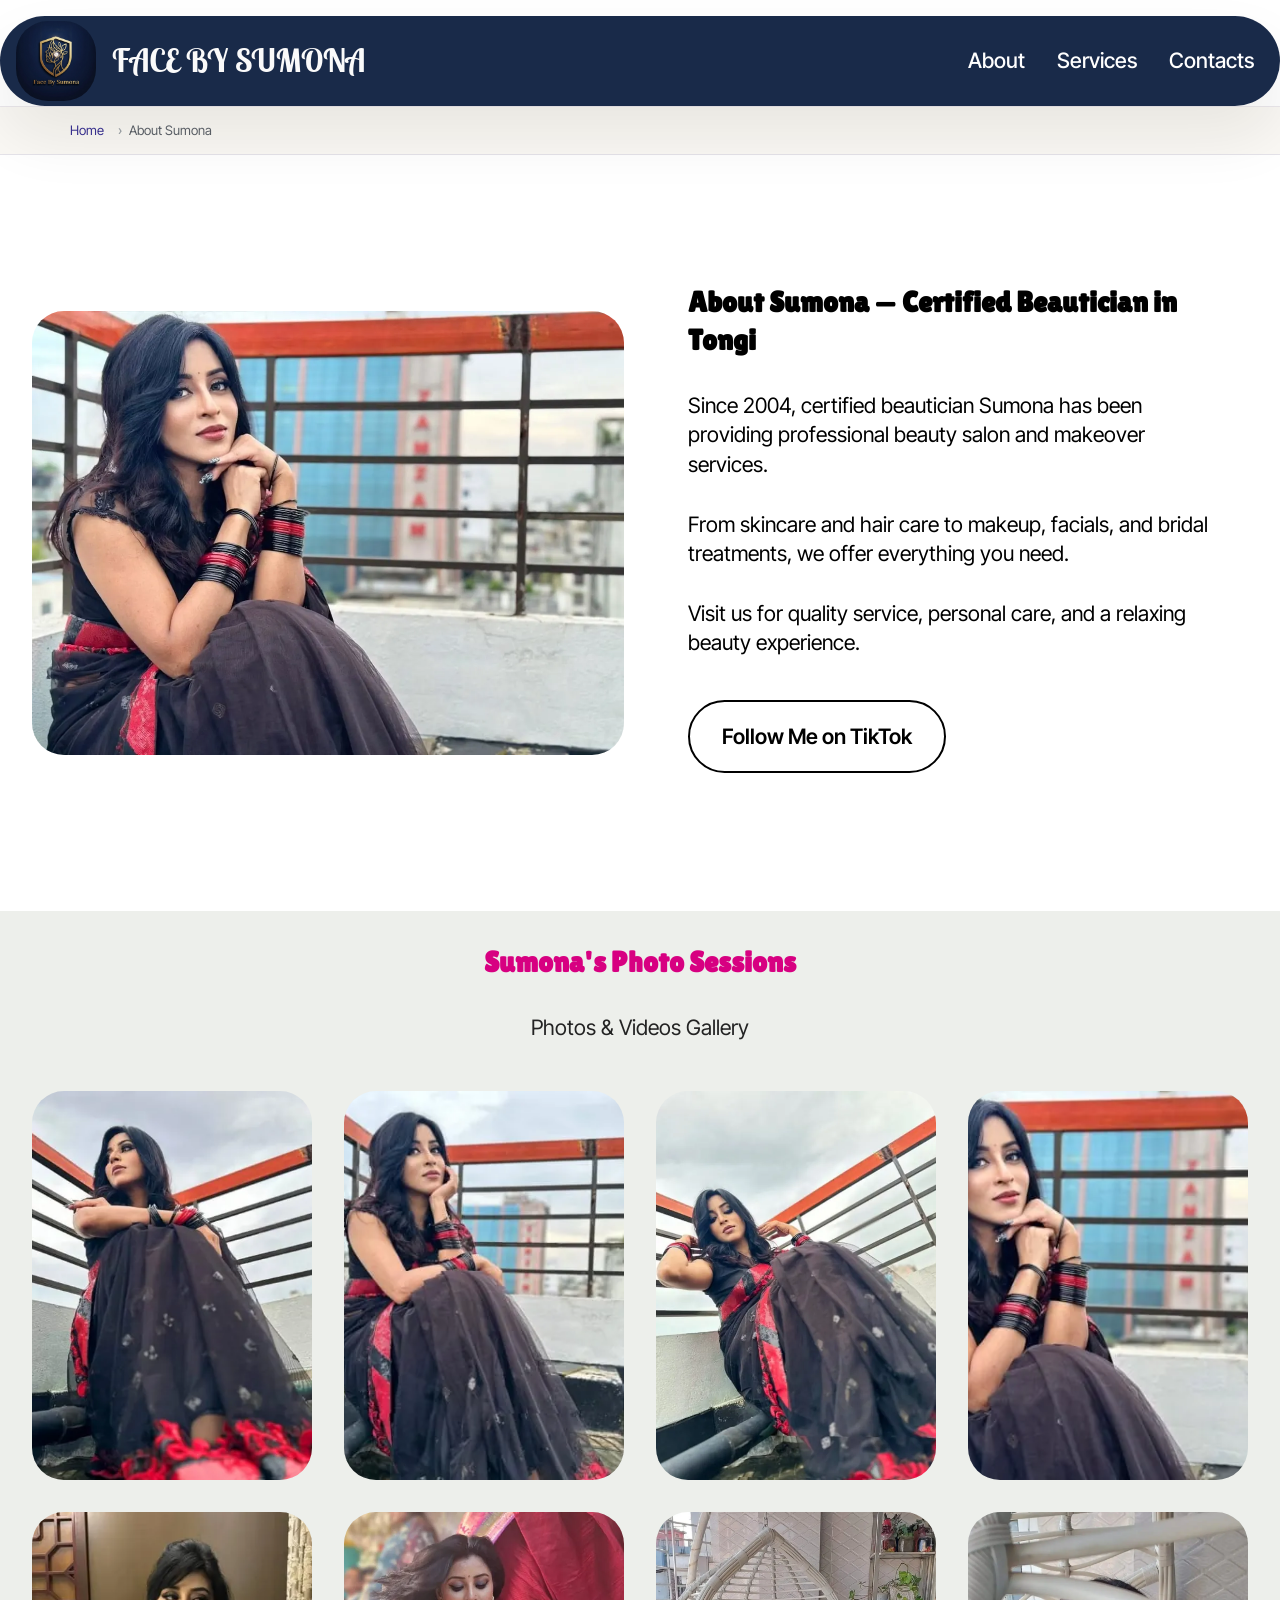
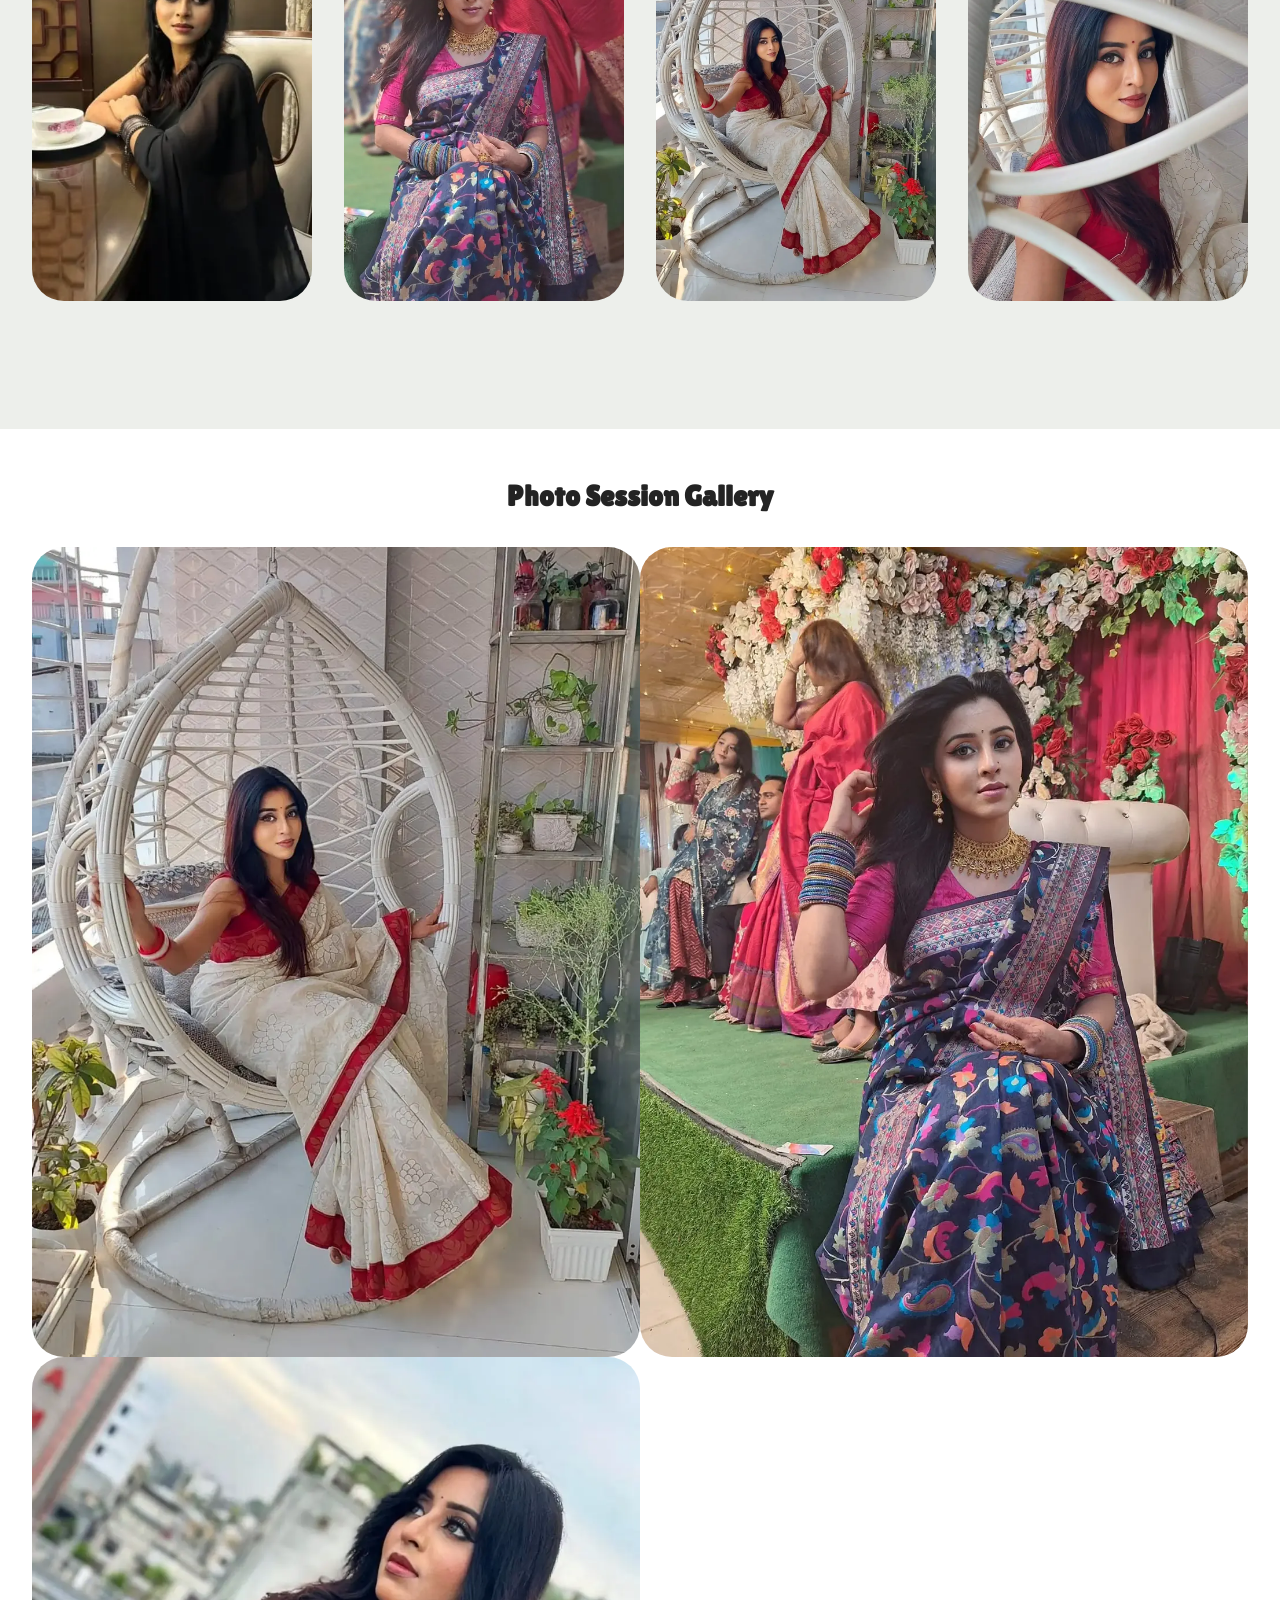
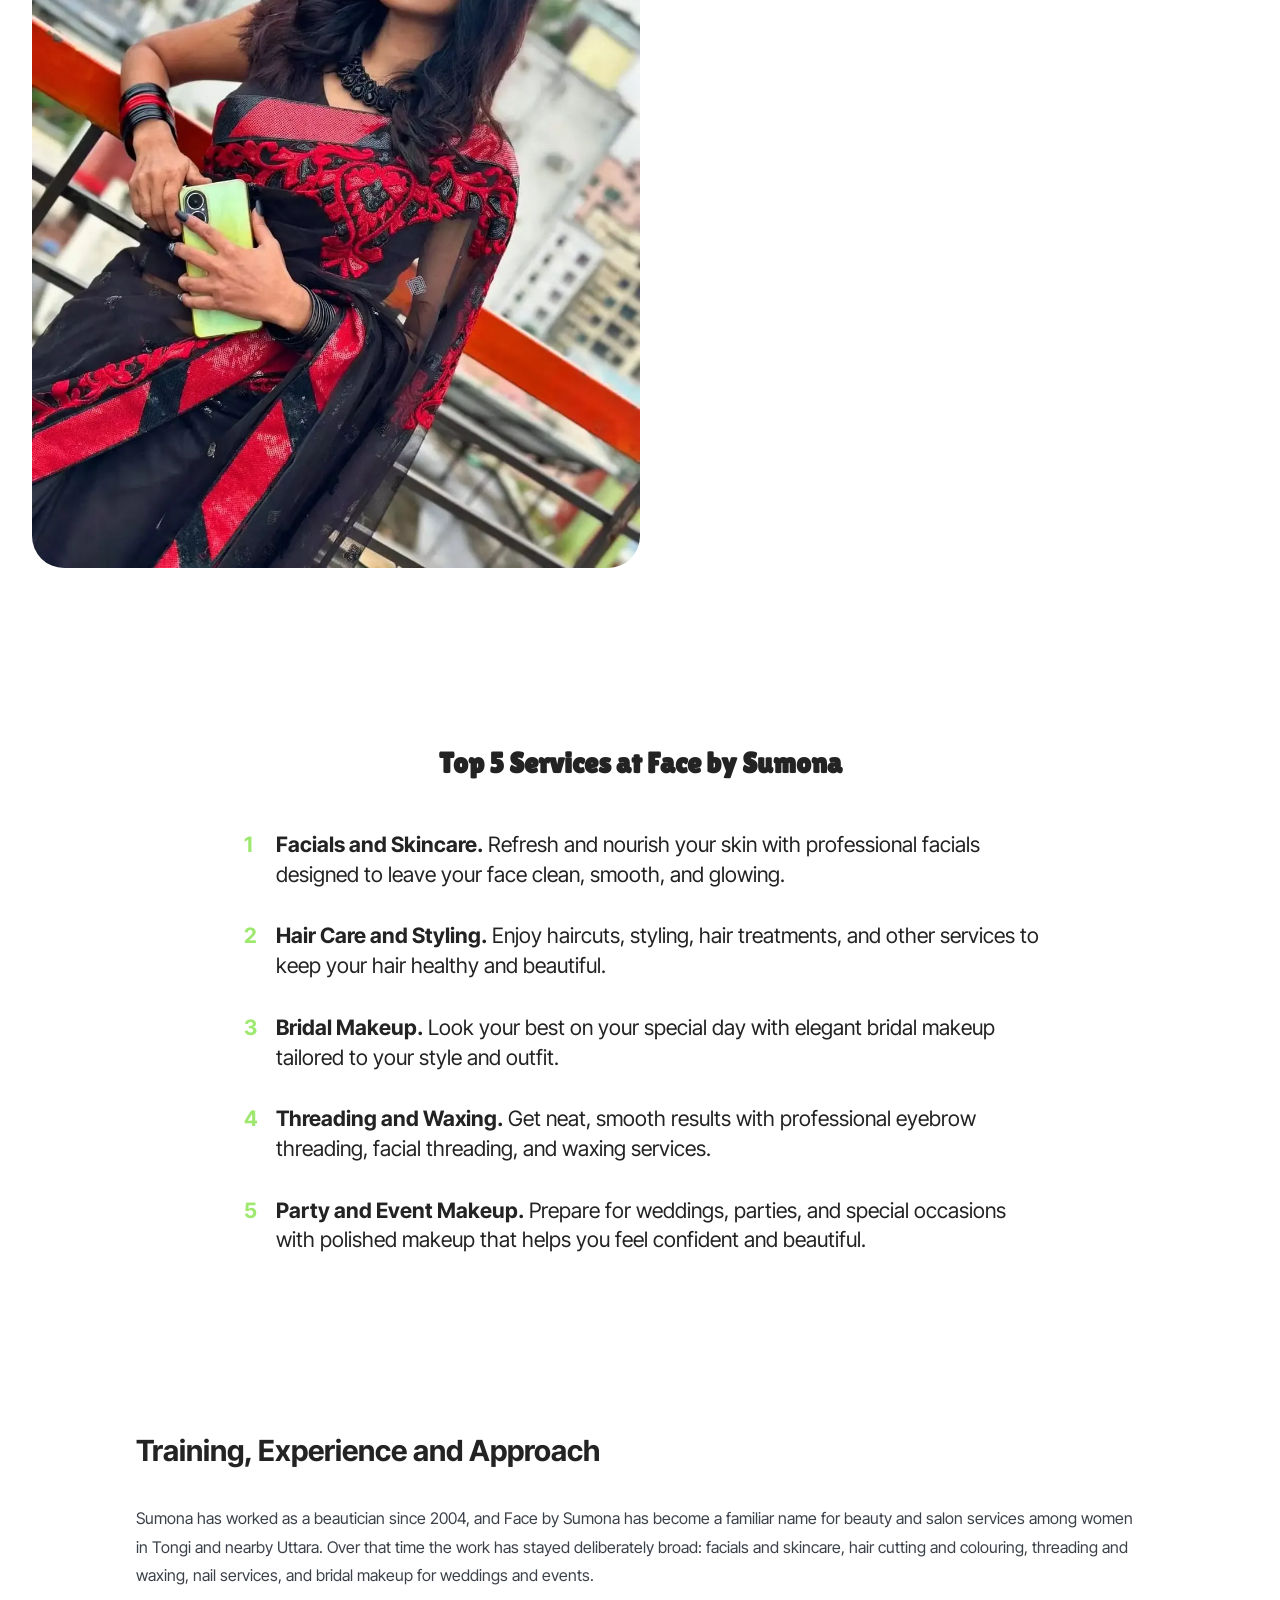
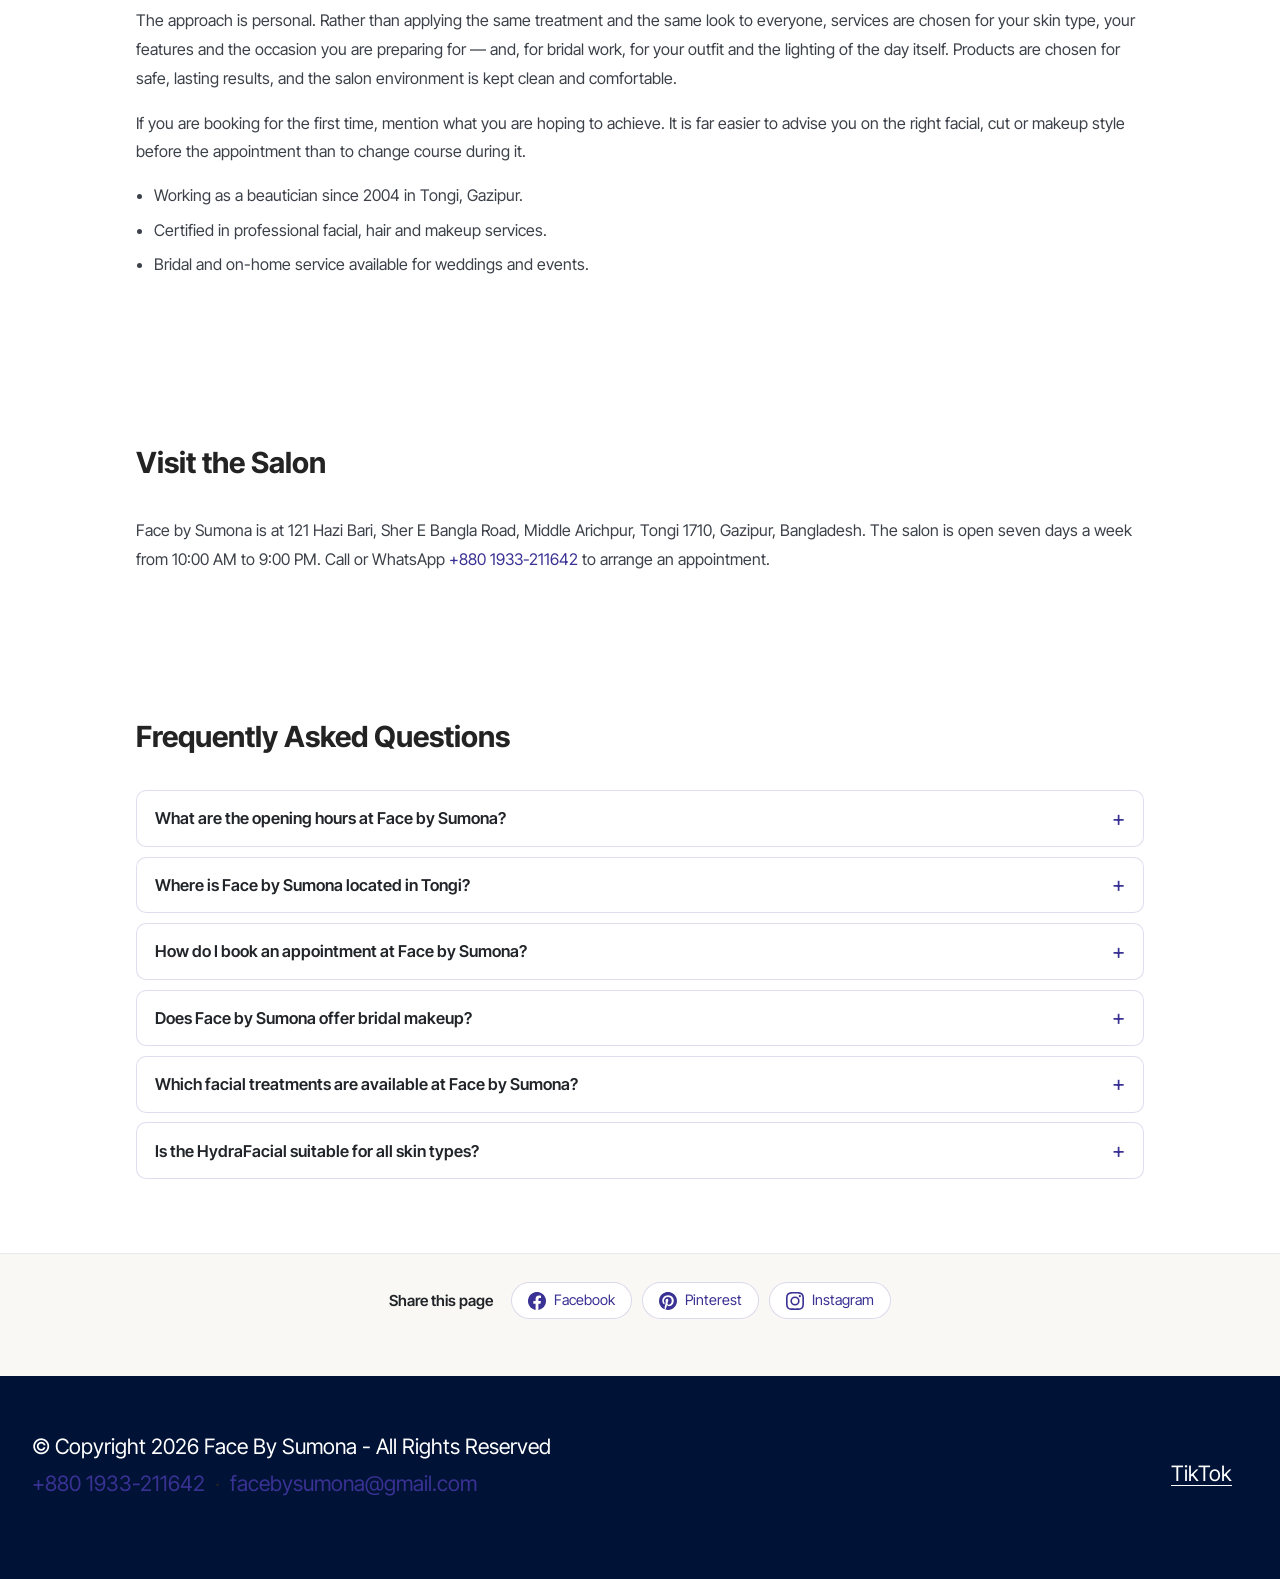
<file: about.html>
<!DOCTYPE html>
<html lang="en">
<head>
  <!-- Site made with Face by Sumona v6.1.12, https://# -->
  <meta charset="UTF-8">
  <meta http-equiv="X-UA-Compatible" content="IE=edge">
  <meta name="generator" content="Mobirise v6.1.12, #">
  <meta name="viewport" content="width=device-width, initial-scale=1, minimum-scale=1">
  <meta name="description" content="Meet Sumona, a certified beautician serving Tongi and Gazipur since 2004 with professional facial, hair styling and bridal makeover services. Book a visit.">
  <style>
    /* --- SEO additions: breadcrumbs, FAQ accordion, owner notes --- */
    /* Any image with width/height attrs must scale proportionally; without
       this the responsive container constrains width while the attribute
       pins height, which distorts the picture. */
    img[height], img.w-100, img.d-block { height: auto; }
    /* Sits in normal flow BELOW the hero: the fixed navbar (z-index 1000) would
       otherwise paint over the top of this strip. */
    .fbs-breadcrumb { position: relative; z-index: 5;
      padding: 13px 16px 13px; background: #faf8f4;
      border-top: 1px solid rgba(57,49,147,.08);
      border-bottom: 1px solid rgba(57,49,147,.10); }
    .fbs-breadcrumb ol { list-style: none; display: flex; flex-wrap: wrap;
      gap: .4rem; margin: 0 auto; padding: 0; max-width: 1140px;
      font: 500 .82rem/1.6 "Inter Tight", system-ui, sans-serif; }
    .fbs-breadcrumb li + li::before { content: "\203A"; margin: 0 .45rem;
      color: #9aa0a6; }
    .fbs-breadcrumb a { color: #393193; text-decoration: none; }
    .fbs-breadcrumb a:hover, .fbs-breadcrumb a:focus { text-decoration: underline; }
    .fbs-breadcrumb [aria-current="page"] { color: #5c6169; }
    .fbs-faq { width: 100%; }
    .fbs-faq details { border: 1px solid rgba(57,49,147,.16); border-radius: 10px;
      margin-bottom: .6rem; background: #fff; overflow: hidden; }
    .fbs-faq summary { cursor: pointer; padding: .95rem 1.1rem; font-weight: 600;
      font-size: 1.02rem; color: #212529; list-style: none; position: relative;
      padding-right: 2.6rem; }
    .fbs-faq summary::-webkit-details-marker { display: none; }
    .fbs-faq summary::after { content: "+"; position: absolute; right: 1.1rem;
      top: 50%; transform: translateY(-50%); font-size: 1.35rem; line-height: 1;
      color: #393193; font-weight: 400; }
    .fbs-faq details[open] summary::after { content: "\2212"; }
    .fbs-faq details[open] summary { border-bottom: 1px solid rgba(57,49,147,.12); }
    .fbs-faq .fbs-answer { padding: .9rem 1.1rem; margin: 0; font-size: .97rem;
      line-height: 1.75; color: #3c4149; }
    .fbs-faq summary:focus-visible { outline: 2px solid #393193; outline-offset: 2px; }
    .fbs-prose p { font-size: 1rem; line-height: 1.8; color: #3c4149; }
    .fbs-prose h3 { font-size: 1.28rem; margin: 1.6rem 0 .6rem; color: #212529; }
    .fbs-prose ul { padding-left: 1.15rem; }
    .fbs-prose li { margin-bottom: .45rem; line-height: 1.7; color: #3c4149; }
    .fbs-note { border-left: 4px solid #393193; background: #f4f3fb;
      padding: .95rem 1.1rem; border-radius: 0 8px 8px 0; margin: 1.2rem 0;
      font-size: .97rem; line-height: 1.7; color: #33384a; }
    .fbs-cta-row { display: flex; flex-wrap: wrap; gap: .7rem; margin-top: 1.4rem; }
    /* The added prose/FAQ blocks use custom cids, so the theme's per-section
       padding rule never matched them: every Mobirise section around them was
       inset from the page edge while these hugged it. Restore the standard
       vertical rhythm for these blocks only. */
    section.content13[class*="cid-"]:not([class*="cid-vv"]) {
      padding-top: 64px; padding-bottom: 64px; }
    /* Breadcrumb now sits directly beneath the fixed navbar, so clear its height. */
    .fbs-breadcrumb-top { margin-top: 106px; }
    @media (max-width: 767px) { .fbs-breadcrumb-top { margin-top: 78px; } }
  </style>
  <!-- ================= SEO: canonical + social + icons ================= -->
  <link rel="canonical" href="https://www.trueface.bond/about.html">
  <meta name="robots" content="index, follow, max-image-preview:large, max-snippet:-1">
  <meta name="theme-color" content="#393193">
  <link rel="icon" href="favicon.ico" sizes="any">
  <link rel="icon" type="image/svg+xml" href="assets/favicon/favicon.svg">
  <link rel="icon" type="image/png" sizes="32x32" href="assets/favicon/favicon-32x32.png">
  <link rel="icon" type="image/png" sizes="16x16" href="assets/favicon/favicon-16x16.png">
  <link rel="apple-touch-icon" sizes="180x180" href="assets/favicon/apple-touch-icon.png">
  <meta property="og:type" content="website">
  <meta property="og:site_name" content="Face by Sumona">
  <meta property="og:locale" content="en_US">
  <meta property="og:title" content="About Sumona | Certified Beautician in Tongi, Gazipur">
  <meta property="og:description" content="Meet Sumona, a certified beautician serving Tongi and Gazipur since 2004 with professional facial, hair styling and bridal makeover services.">
  <meta property="og:url" content="https://www.trueface.bond/about.html">
  <meta property="og:image" content="https://www.trueface.bond/assets/images/og-image.jpg">
  <meta property="og:image:width" content="1200">
  <meta property="og:image:height" content="630">
  <meta property="og:image:alt" content="Face by Sumona - beauty salon and bridal makeup in Tongi, Gazipur">
  <meta name="twitter:card" content="summary_large_image">
  <meta name="twitter:title" content="About Sumona | Certified Beautician in Tongi, Gazipur">
  <meta name="twitter:description" content="Meet Sumona, a certified beautician serving Tongi and Gazipur since 2004 with professional facial, hair styling and bridal makeover services.">
  <meta name="twitter:image" content="https://www.trueface.bond/assets/images/og-image.jpg">

  <!-- ================= STRUCTURED DATA (JSON-LD) =================
       OWNER ACTION REQUIRED - two values were intentionally left empty
       rather than guessed:
         1. "sameAs"  in the BeautySalon block is []. Add the salon's real
            profile URLs, e.g. ["https://www.facebook.com/<page>",
            "https://www.instagram.com/<handle>", "https://www.tiktok.com/@sumonaislam408"].
            (The TikTok URL on the live site is already confirmed.)
         2. "geo" is omitted entirely. Add it only with the verified
            latitude/longitude from the Google Business Profile pin:
               "geo": { "@type": "GeoCoordinates",
                        "latitude": 00.000000, "longitude": 00.000000 }
       Do not invent review counts or ratings - fabricated aggregateRating
       markup violates Google's structured data guidelines.
       ============================================================ -->
  <script type="application/ld+json">
{
  "@context": "https://schema.org",
  "@graph": [
    {
      "@type": "BeautySalon",
      "@id": "https://www.trueface.bond/#beautysalon",
      "name": "Face by Sumona",
      "alternateName": "Face By Sumona Beauty Salon",
      "url": "https://www.trueface.bond/",
      "logo": "https://www.trueface.bond/assets/images/ghostwriter-1789574933627.png",
      "image": [
        "https://www.trueface.bond/assets/images/img-20260916-wa0030.webp",
        "https://www.trueface.bond/assets/images/img-20260924-wa0008-1171x878.webp",
        "https://www.trueface.bond/assets/images/hydra-machine-combo-fbs-1280x960.webp"
      ],
      "description": "Face by Sumona is a beauty salon for women in Middle Arichpur, Tongi, Gazipur. Certified beautician Sumona has offered facial treatments, hair styling, makeup and bridal makeover since 2004.",
      "telephone": "+8801933211642",
      "email": "facebysumona@gmail.com",
      "foundingDate": "2004",
      "founder": {
        "@type": "Person",
        "name": "Sumona"
      },
      "address": {
        "@type": "PostalAddress",
        "streetAddress": "121 Hazi Bari, Sher E Bangla Road",
        "addressLocality": "Middle Arichpur, Tongi",
        "addressRegion": "Gazipur",
        "postalCode": "1710",
        "addressCountry": "BD"
      },
      "areaServed": [
        {
          "@type": "City",
          "name": "Tongi"
        },
        {
          "@type": "City",
          "name": "Gazipur"
        },
        {
          "@type": "City",
          "name": "Uttara"
        },
        {
          "@type": "City",
          "name": "Dhaka"
        }
      ],
      "openingHoursSpecification": [
        {
          "@type": "OpeningHoursSpecification",
          "dayOfWeek": "Monday",
          "opens": "10:00",
          "closes": "21:00"
        },
        {
          "@type": "OpeningHoursSpecification",
          "dayOfWeek": "Tuesday",
          "opens": "10:00",
          "closes": "21:00"
        },
        {
          "@type": "OpeningHoursSpecification",
          "dayOfWeek": "Wednesday",
          "opens": "10:00",
          "closes": "21:00"
        },
        {
          "@type": "OpeningHoursSpecification",
          "dayOfWeek": "Thursday",
          "opens": "10:00",
          "closes": "21:00"
        },
        {
          "@type": "OpeningHoursSpecification",
          "dayOfWeek": "Friday",
          "opens": "10:00",
          "closes": "21:00"
        },
        {
          "@type": "OpeningHoursSpecification",
          "dayOfWeek": "Saturday",
          "opens": "10:00",
          "closes": "21:00"
        },
        {
          "@type": "OpeningHoursSpecification",
          "dayOfWeek": "Sunday",
          "opens": "10:00",
          "closes": "21:00"
        }
      ],
      "currenciesAccepted": "BDT",
      "sameAs": [],
      "hasOfferCatalog": {
        "@type": "OfferCatalog",
        "name": "Beauty & Salon Services at Face by Sumona",
        "itemListElement": [
          {
            "@type": "Offer",
            "position": 1,
            "itemOffered": {
              "@type": "Service",
              "name": "Gold Facial (Active Plus)",
              "description": "Active Plus gold facial helps refresh and brighten the skin, giving it a soft, radiant appearance."
            }
          },
          {
            "@type": "Offer",
            "position": 2,
            "itemOffered": {
              "@type": "Service",
              "name": "HydraFacial (7-in-1)",
              "description": "HydraFacial deeply cleanses pores, removes impurities, and delivers essential nutrients directly to the skin."
            }
          },
          {
            "@type": "Offer",
            "position": 3,
            "itemOffered": {
              "@type": "Service",
              "name": "Herbal Facial",
              "description": "An herbal facial uses gentle herbal ingredients to cleanse and soothe the skin."
            }
          },
          {
            "@type": "Offer",
            "position": 4,
            "itemOffered": {
              "@type": "Service",
              "name": "Pearl Facial",
              "description": "A pearl facial helps improve the skin's brightness and gives it a smooth, glowing look."
            }
          },
          {
            "@type": "Offer",
            "position": 5,
            "itemOffered": {
              "@type": "Service",
              "name": "Whitening Facial",
              "description": "Designed to cleanse dull-looking skin and improve its overall brightness."
            }
          },
          {
            "@type": "Offer",
            "position": 6,
            "itemOffered": {
              "@type": "Service",
              "name": "Fruit Facial",
              "description": "Fruit facials use fruit-based products to gently cleanse and nourish the skin."
            }
          },
          {
            "@type": "Offer",
            "position": 7,
            "itemOffered": {
              "@type": "Service",
              "name": "Haircut & Styling",
              "description": "Haircuts, trims, and blow-dry styling in a range of different styles."
            }
          },
          {
            "@type": "Offer",
            "position": 8,
            "itemOffered": {
              "@type": "Service",
              "name": "Hair Colour",
              "description": "Professional hair colouring services to enhance your natural look."
            }
          },
          {
            "@type": "Offer",
            "position": 9,
            "itemOffered": {
              "@type": "Service",
              "name": "Bridal Makeover",
              "description": "Bridal makeup tailored to your style and outfit, including on-home service."
            }
          },
          {
            "@type": "Offer",
            "position": 10,
            "itemOffered": {
              "@type": "Service",
              "name": "Party & Event Makeup",
              "description": "Polished makeup for weddings, parties and special occasions."
            }
          },
          {
            "@type": "Offer",
            "position": 11,
            "itemOffered": {
              "@type": "Service",
              "name": "Nail Art & Manicure",
              "description": "Professional nail design and manicure services."
            }
          },
          {
            "@type": "Offer",
            "position": 12,
            "itemOffered": {
              "@type": "Service",
              "name": "Threading & Waxing",
              "description": "Eyebrow threading, facial threading and waxing services."
            }
          },
          {
            "@type": "Offer",
            "position": 13,
            "itemOffered": {
              "@type": "Service",
              "name": "Face Treatment",
              "description": "A special facial treatment that cleanses, refreshes and nourishes the skin."
            }
          }
        ]
      }
    },
    {
      "@type": "WebPage",
      "@id": "https://www.trueface.bond/about.html#webpage",
      "url": "https://www.trueface.bond/about.html",
      "name": "About Sumona | Certified Beautician in Tongi, Gazipur",
      "description": "Meet Sumona, a certified beautician serving Tongi and Gazipur since 2004 with professional facial, hair styling and bridal makeover services. Book a visit.",
      "inLanguage": "en",
      "isPartOf": {
        "@id": "https://www.trueface.bond/#website"
      },
      "about": {
        "@id": "https://www.trueface.bond/#beautysalon"
      },
      "breadcrumb": {
        "@id": "https://www.trueface.bond/about.html#breadcrumb"
      }
    },
    {
      "@type": "BreadcrumbList",
      "@id": "https://www.trueface.bond/about.html#breadcrumb",
      "itemListElement": [
        {
          "@type": "ListItem",
          "position": 1,
          "name": "Home",
          "item": "https://www.trueface.bond/"
        },
        {
          "@type": "ListItem",
          "position": 2,
          "name": "About Sumona",
          "item": "https://www.trueface.bond/about.html"
        }
      ]
    }
  ]
}
  </script>
  <script type="application/ld+json">
{
  "@context": "https://schema.org",
  "@type": "FAQPage",
  "mainEntity": [
    {
      "@type": "Question",
      "name": "What are the opening hours at Face by Sumona?",
      "acceptedAnswer": {
        "@type": "Answer",
        "text": "Face by Sumona is open 7 days a week, from 10:00 AM to 9:00 PM."
      }
    },
    {
      "@type": "Question",
      "name": "Where is Face by Sumona located in Tongi?",
      "acceptedAnswer": {
        "@type": "Answer",
        "text": "Face by Sumona is at 121 Hazi Bari, Sher E Bangla Road, Middle Arichpur, Tongi, Gazipur 1710, Bangladesh."
      }
    },
    {
      "@type": "Question",
      "name": "How do I book an appointment at Face by Sumona?",
      "acceptedAnswer": {
        "@type": "Answer",
        "text": "Call or WhatsApp +880 1933-211642, or send a message through the contact form on this website."
      }
    },
    {
      "@type": "Question",
      "name": "Does Face by Sumona offer bridal makeup?",
      "acceptedAnswer": {
        "@type": "Answer",
        "text": "Yes. Bridal makeover and party or event makeup are available, including on-home service."
      }
    },
    {
      "@type": "Question",
      "name": "Which facial treatments are available at Face by Sumona?",
      "acceptedAnswer": {
        "@type": "Answer",
        "text": "Gold (Active Plus), HydraFacial 7-in-1, herbal, pearl, whitening and fruit facials are all offered."
      }
    },
    {
      "@type": "Question",
      "name": "Is the HydraFacial suitable for all skin types?",
      "acceptedAnswer": {
        "@type": "Answer",
        "text": "The Hydra machine works differently for different skin types. People with sensitive or dry skin should patch test first and follow the recommended frequency to help reduce the risk of irritation."
      }
    }
  ]
}
  </script>
  <!-- ================= /SEO ================= -->
  
  
  <title>About Sumona | Certified Beautician in Tongi, Gazipur</title>
  <link rel="stylesheet" href="assets/web/assets/mobirise-icons2/mobirise2.css">
  <link rel="stylesheet" href="assets/bootstrap/css/bootstrap.min.css">
  <link rel="stylesheet" href="assets/web/assets/gdpr-plugin/gdpr-styles.css">
  <link rel="stylesheet" href="assets/dropdown/css/style.css">
  <link rel="stylesheet" href="assets/theme/css/style.css">
  <link rel="preload" href="https://fonts.googleapis.com/css?family=Lobster+Two:400,400i,700,700i&display=swap" as="style" onload="this.onload=null;this.rel='stylesheet'">
  <noscript><link rel="stylesheet" href="https://fonts.googleapis.com/css?family=Lobster+Two:400,400i,700,700i&display=swap"></noscript>
  <link rel="preload" href="https://fonts.googleapis.com/css?family=Lilita+One:400&display=swap" as="style" onload="this.onload=null;this.rel='stylesheet'">
  <noscript><link rel="stylesheet" href="https://fonts.googleapis.com/css?family=Lilita+One:400&display=swap"></noscript>
  <link rel="preload" href="https://fonts.googleapis.com/css?family=Inter+Tight:300,400,500,600,700&display=swap" as="style" onload="this.onload=null;this.rel='stylesheet'">
  <noscript><link rel="stylesheet" href="https://fonts.googleapis.com/css?family=Inter+Tight:300,400,500,600,700&display=swap"></noscript>
  <link rel="preload" as="style" href="assets/mobirise/css/mbr-additional.css?v=Dk6xg9"><link rel="stylesheet" href="assets/mobirise/css/mbr-additional.css?v=Dk6xg9" type="text/css">

  
  <!-- Google tag (gtag.js) -->
<script async src="https://www.googletagmanager.com/gtag/js?id=G-GPD9XNZW9E"></script>
<script>
  window.dataLayer = window.dataLayer || [];
  function gtag(){dataLayer.push(arguments);}
  gtag('js', new Date());

  gtag('config', 'G-GPD9XNZW9E');
</script>
  
  <link rel="stylesheet" href="assets/fbs-share/share.css">
</head>
<body>
  
  <section data-bs-version="5.1" class="menu menu5 cid-vvpd3sa6Dy" once="menu" id="menu05-j">
	

	<nav class="navbar navbar-dropdown navbar-fixed-top navbar-expand-lg">
		<div class="container">
			<div class="navbar-brand">
				<span class="navbar-logo">
					
						<a href="/"><img src="assets/images/ghostwriter-1789574933627.png" alt="Face by Sumona logo" style="height: 5rem;" width="1024" height="1024" decoding="async"></a>
					
				</span>
				<span class="navbar-caption-wrap"><a class="navbar-caption new-font text-white display-1" href="https://www.trueface.bond">FACE BY SUMONA</a></span>
			</div>
			<button class="navbar-toggler" type="button" data-toggle="collapse" data-bs-toggle="collapse" data-target="#navbarSupportedContent" data-bs-target="#navbarSupportedContent" aria-controls="navbarNavAltMarkup" aria-expanded="false" aria-label="Toggle navigation">
				<div class="hamburger">
					<span></span>
					<span></span>
					<span></span>
					<span></span>
				</div>
			</button>
			<div class="collapse navbar-collapse" id="navbarSupportedContent">
				<ul class="navbar-nav nav-dropdown nav-right" data-app-modern-menu="true"><li class="nav-item">
						<a class="nav-link link text-secondary text-primary display-4" href="about.html">About</a>
					</li>
					<li class="nav-item">
						<a class="nav-link link text-secondary text-primary display-4" href="services.html" aria-expanded="false">Services</a>
					</li>
					<li class="nav-item">
						<a class="nav-link link text-secondary display-4" href="contact.html">Contacts</a>
					</li></ul>
				
			</div>
		</div>
	</nav>
</section>


<nav class="fbs-breadcrumb fbs-breadcrumb-top" aria-label="Breadcrumb">
  <ol>
    <li><a href="/">Home</a></li>
    <li><a href="about.html" aria-current="page">About Sumona</a></li>
  </ol>
</nav>

<section data-bs-version="5.1" class="start article2 cid-vvpBwac5Ys" id="article02-p">
	

	
	

	<div class="container">
		<div class="row justify-content-center">
			<div class="col-12 col-md-12 col-lg-6 image-wrapper">
				<img class="w-100" src="assets/images/img-20260924-wa0008-1171x878.webp" alt="Sumona, founder of Face by Sumona, photographed outdoors" width="1171" height="878" decoding="async">
			</div>
			<div class="col-12 col-md-12 col-lg">
				<div class="text-wrapper align-left">
					<h1 class="mbr-section-title mbr-fonts-style mb-4 display-2">
						<strong>About Sumona — Certified Beautician in Tongi</strong>
					</h1>
					<p class="mbr-text align-left mbr-fonts-style mb-4 display-7">Since 2004, certified beautician Sumona has been providing professional beauty salon and makeover services.
<br>
<br>From skincare and hair care to makeup, facials, and bridal treatments, we offer everything you need.
<br>
<br>Visit us for quality service, personal care, and a relaxing beauty experience.</p>
					<div class="mbr-section-btn align-left mt-3"><a class="btn btn-success-outline display-7" href="https://www.tiktok.com/@sumonaislam408">Follow Me on TikTok</a></div>
				</div>
			</div>
		</div>
	</div>
</section>


<section data-bs-version="5.1" class="gallery1 mbr-gallery cid-vw5xNixCRV" id="gallery01-1u">
    
    

    <div class="container-fluid">
        <div class="row justify-content-center">
            <div class="col-12 content-head">
                <div class="mb-5">
                    <h2 class="mbr-section-title mbr-fonts-style align-center m-0 display-2"><strong>Sumona's Photo Sessions</strong></h2>
                    <p class="mbr-section-subtitle mbr-fonts-style align-center mb-0 mt-4 display-7">Photos &amp; Videos Gallery</p>
                </div>
            </div>
        </div>
        
        <div class="row mbr-gallery">
            <div class="col-12 col-md-6 col-lg-3 item gallery-image">
                <div class="item-wrapper mb-3" data-toggle="modal" data-bs-toggle="modal" data-target="#vw6BiJfuhh-modal" data-bs-target="#vw6BiJfuhh-modal">
                    <img class="w-100" src="assets/images/img-20260924-wa0012-553x553.webp" alt="Sumona in a black and red saree on a rooftop during a photo session" data-slide-to="0" data-bs-slide-to="0" data-target="#lb-vw6BiJfuhh" data-bs-target="#lb-vw6BiJfuhh" width="553" height="553" loading="lazy" decoding="async">
                    <div class="icon-wrapper">
                        <span class="mobi-mbri mobi-mbri-search mbr-iconfont mbr-iconfont-btn"></span>
                    </div>
                </div>
                
            </div>
            <div class="col-12 col-md-6 col-lg-3 item gallery-image">
                <div class="item-wrapper mb-3" data-toggle="modal" data-bs-toggle="modal" data-target="#vw6BiJfuhh-modal" data-bs-target="#vw6BiJfuhh-modal">
                    <img class="w-100" src="assets/images/img-20260924-wa0014-553x415.webp" alt="Sumona seated on a rooftop with city buildings behind her" data-slide-to="1" data-bs-slide-to="1" data-target="#lb-vw6BiJfuhh" data-bs-target="#lb-vw6BiJfuhh" width="553" height="415" loading="lazy" decoding="async">
                    <div class="icon-wrapper">
                        <span class="mobi-mbri mobi-mbri-search mbr-iconfont mbr-iconfont-btn"></span>
                    </div>
                </div>
                
            </div>
            
            <div class="col-12 col-md-6 col-lg-3 item gallery-image">
                <div class="item-wrapper mb-3" data-toggle="modal" data-bs-toggle="modal" data-target="#vw6BiJfuhh-modal" data-bs-target="#vw6BiJfuhh-modal">
                    <img class="w-100" src="assets/images/img-20260924-wa0010-553x737.webp" alt="Sumona posing on a rooftop balcony in a black and red saree" data-slide-to="2" data-bs-slide-to="2" data-target="#lb-vw6BiJfuhh" data-bs-target="#lb-vw6BiJfuhh" width="553" height="737" loading="lazy" decoding="async">
                    <div class="icon-wrapper">
                        <span class="mobi-mbri mobi-mbri-search mbr-iconfont mbr-iconfont-btn"></span>
                    </div>
                </div>
                
            </div>
            <div class="col-12 col-md-6 col-lg-3 item gallery-image">
                <div class="item-wrapper mb-3" data-toggle="modal" data-bs-toggle="modal" data-target="#vw6BiJfuhh-modal" data-bs-target="#vw6BiJfuhh-modal">
                    <img class="w-100" src="assets/images/img-20260924-wa0008-553x415.webp" alt="Sumona seated on a rooftop balcony during a photo shoot" data-slide-to="3" data-bs-slide-to="3" data-target="#lb-vw6BiJfuhh" data-bs-target="#lb-vw6BiJfuhh" width="553" height="415" loading="lazy" decoding="async">
                    <div class="icon-wrapper">
                        <span class="mobi-mbri mobi-mbri-search mbr-iconfont mbr-iconfont-btn"></span>
                    </div>
                </div>
                
            </div>
            <div class="col-12 col-md-6 col-lg-3 item gallery-image">
                <div class="item-wrapper mb-3" data-toggle="modal" data-bs-toggle="modal" data-target="#vw6BiJfuhh-modal" data-bs-target="#vw6BiJfuhh-modal">
                    <img class="w-100" src="assets/images/img-20260924-wa0013-553x553.webp" alt="Sumona seated at a table during a beauty photo session" data-slide-to="4" data-bs-slide-to="4" data-target="#lb-vw6BiJfuhh" data-bs-target="#lb-vw6BiJfuhh" width="553" height="553" loading="lazy" decoding="async">
                    <div class="icon-wrapper">
                        <span class="mobi-mbri mobi-mbri-search mbr-iconfont mbr-iconfont-btn"></span>
                    </div>
                </div>
                
            </div>
            <div class="col-12 col-md-6 col-lg-3 item gallery-image">
                <div class="item-wrapper mb-3" data-toggle="modal" data-bs-toggle="modal" data-target="#vw6BiJfuhh-modal" data-bs-target="#vw6BiJfuhh-modal">
                    <img class="w-100" src="assets/images/img-20260924-wa0003-553x737.webp" alt="Sumona in a floral saree and gold jewellery looking down" data-slide-to="5" data-bs-slide-to="5" data-target="#lb-vw6BiJfuhh" data-bs-target="#lb-vw6BiJfuhh" width="553" height="737" loading="lazy" decoding="async">
                    <div class="icon-wrapper">
                        <span class="mobi-mbri mobi-mbri-search mbr-iconfont mbr-iconfont-btn"></span>
                    </div>
                </div>
                
            </div>
            <div class="col-12 col-md-6 col-lg-3 item gallery-image">
                <div class="item-wrapper mb-3" data-toggle="modal" data-bs-toggle="modal" data-target="#vw6BiJfuhh-modal" data-bs-target="#vw6BiJfuhh-modal">
                    <img class="w-100" src="assets/images/img-20260924-wa0005-1200x1600.webp" alt="Sumona in a white and red saree seated in a hanging chair" data-slide-to="6" data-bs-slide-to="6" data-target="#lb-vw6BiJfuhh" data-bs-target="#lb-vw6BiJfuhh" width="1200" height="1600" loading="lazy" decoding="async">
                    <div class="icon-wrapper">
                        <span class="mobi-mbri mobi-mbri-search mbr-iconfont mbr-iconfont-btn"></span>
                    </div>
                </div>
                
            </div><div class="col-12 col-md-6 col-lg-3 item gallery-image">
                <div class="item-wrapper mb-3" data-toggle="modal" data-bs-toggle="modal" data-target="#vw6BiJfuhh-modal" data-bs-target="#vw6BiJfuhh-modal">
                    <img class="w-100" src="assets/images/img-20260924-wa0004-1200x1600.webp" alt="Sumona in a red sari blouse seated in a white wicker hanging chair" data-slide-to="7" data-bs-slide-to="7" data-target="#lb-vw6BiJfuhh" data-bs-target="#lb-vw6BiJfuhh" width="1200" height="1600" loading="lazy" decoding="async">
                    <div class="icon-wrapper">
                        <span class="mobi-mbri mobi-mbri-search mbr-iconfont mbr-iconfont-btn"></span>
                    </div>
                </div>
                
            </div>
        </div>

        <div class="modal mbr-slider" tabindex="-1" role="dialog" aria-hidden="true" id="vw6BiJfuhh-modal">
            <div class="modal-dialog" role="document">
                <div class="modal-content">
                    <div class="modal-body">
                        <div class="carousel slide" data-pause="false" data-bs-pause="false" id="lb-vw6BiJfuhh" data-interval="5000" data-bs-interval="5000">
                            <div class="carousel-inner">
                                <div class="carousel-item active">
                                    <img class="d-block w-100" src="assets/images/img-20260924-wa0012-553x553.webp" alt="Sumona in a black and red saree on a rooftop during a photo session" width="553" height="553" loading="lazy" decoding="async">
                                </div>
                                <div class="carousel-item">
                                    <img class="d-block w-100" src="assets/images/img-20260924-wa0014-553x415.webp" alt="Sumona seated on a rooftop with city buildings behind her" width="553" height="415" loading="lazy" decoding="async">
                                </div>
                                
                                <div class="carousel-item">
                                    <img class="d-block w-100" src="assets/images/img-20260924-wa0010-553x737.webp" alt="Sumona posing on a rooftop balcony in a black and red saree" width="553" height="737" loading="lazy" decoding="async">
                                </div>
                                <div class="carousel-item">
                                    <img class="d-block w-100" src="assets/images/img-20260924-wa0008-553x415.webp" alt="Sumona seated on a rooftop balcony during a photo shoot" width="553" height="415" loading="lazy" decoding="async">
                                </div>
                                <div class="carousel-item">
                                    <img class="d-block w-100" src="assets/images/img-20260924-wa0013-553x553.webp" alt="Sumona seated at a table during a beauty photo session" width="553" height="553" loading="lazy" decoding="async">
                                </div>
                                <div class="carousel-item">
                                    <img class="d-block w-100" src="assets/images/img-20260924-wa0003-553x737.webp" alt="Sumona in a floral saree and gold jewellery looking down" width="553" height="737" loading="lazy" decoding="async">
                                </div>
                                <div class="carousel-item">
                                    <img class="d-block w-100" src="assets/images/img-20260924-wa0005-1200x1600.webp" alt="Sumona in a white and red saree seated in a hanging chair" width="1200" height="1600" loading="lazy" decoding="async">
                                </div><div class="carousel-item">
                                    <img class="d-block w-100" src="assets/images/img-20260924-wa0004-1200x1600.webp" alt="Sumona in a red sari blouse seated in a white wicker hanging chair" width="1200" height="1600" loading="lazy" decoding="async">
                                </div>
                            </div>
                            <ol class="carousel-indicators">
                                <li data-slide-to="0" data-bs-slide-to="0" class="active" data-target="#lb-vw6BiJfuhh" data-bs-target="#lb-vw6BiJfuhh"></li>
                                <li data-slide-to="1" data-bs-slide-to="1" data-target="#lb-vw6BiJfuhh" data-bs-target="#lb-vw6BiJfuhh"></li>
                                <li data-slide-to="2" data-bs-slide-to="2" data-target="#lb-vw6BiJfuhh" data-bs-target="#lb-vw6BiJfuhh"></li>
                                <li data-slide-to="3" data-bs-slide-to="3" data-target="#lb-vw6BiJfuhh" data-bs-target="#lb-vw6BiJfuhh"></li>
                                <li data-slide-to="4" data-bs-slide-to="4" data-target="#lb-vw6BiJfuhh" data-bs-target="#lb-vw6BiJfuhh"></li>
                                <li data-slide-to="5" data-bs-slide-to="5" data-target="#lb-vw6BiJfuhh" data-bs-target="#lb-vw6BiJfuhh"></li>
                                <li data-slide-to="6" data-bs-slide-to="6" data-target="#lb-vw6BiJfuhh" data-bs-target="#lb-vw6BiJfuhh"></li>
                                <li data-slide-to="7" data-bs-slide-to="7" data-target="#lb-vw6BiJfuhh" data-bs-target="#lb-vw6BiJfuhh"></li>
                            </ol>
                            <a role="button" href="" class="close" data-dismiss="modal" data-bs-dismiss="modal" aria-label="Close">
                            </a>
                            <a class="carousel-control-prev carousel-control" role="button" data-slide="prev" data-bs-slide="prev" href="#lb-vw6BiJfuhh">
                                <span class="mobi-mbri mobi-mbri-arrow-prev" aria-hidden="true"></span>
                                <span class="sr-only visually-hidden">Previous</span>
                            </a>
                            <a class="carousel-control-next carousel-control" role="button" data-slide="next" data-bs-slide="next" href="#lb-vw6BiJfuhh">
                                <span class="mobi-mbri mobi-mbri-arrow-next" aria-hidden="true"></span>
                                <span class="sr-only visually-hidden">Next</span>
                            </a>
                        </div>
                    </div>
                </div>
            </div>
        </div>
    </div>
</section>

<section data-bs-version="5.1" class="gallery4 mbr-gallery cid-vw5wMpZWZj" id="gallery4-1t">
    

    
    

    <div class="container">
        <div class="mbr-section-head">
            <h3 class="mbr-section-title mbr-fonts-style align-center m-0 display-2"><strong>Photo Session Gallery</strong></h3>
            
        </div>
        <div class="row mbr-gallery mt-4">
            <div class="col-12 col-md-6 col-lg-6 item gallery-image">
                <div class="item-wrapper" data-toggle="modal" data-bs-toggle="modal" data-target="#vw6BiKiACS-modal" data-bs-target="#vw6BiKiACS-modal">
                    <img class="w-100" src="assets/images/img-20260924-wa0005-1200x1600.webp" alt="Sumona in a white and red saree seated in a hanging chair" data-slide-to="0" data-bs-slide-to="0" data-target="#lb-vw6BiKiACS" data-bs-target="#lb-vw6BiKiACS" width="1200" height="1600" loading="lazy" decoding="async">
                    <div class="icon-wrapper">
                        <span class="mobi-mbri mobi-mbri-search mbr-iconfont mbr-iconfont-btn"></span>
                    </div>
                </div>
                
            </div>
            <div class="col-12 col-md-6 col-lg-6 item gallery-image">
                <div class="item-wrapper" data-toggle="modal" data-bs-toggle="modal" data-target="#vw6BiKiACS-modal" data-bs-target="#vw6BiKiACS-modal">
                    <img class="w-100" src="assets/images/img-20260924-wa0002-1200x1600.webp" alt="Sumona in a dark floral saree on a decorated event stage" data-slide-to="1" data-bs-slide-to="1" data-target="#lb-vw6BiKiACS" data-bs-target="#lb-vw6BiKiACS" width="1200" height="1600" loading="lazy" decoding="async">
                    <div class="icon-wrapper">
                        <span class="mobi-mbri mobi-mbri-search mbr-iconfont mbr-iconfont-btn"></span>
                    </div>
                </div>
                
            </div>
            
            <div class="col-12 col-md-6 col-lg-6 item gallery-image">
                <div class="item-wrapper" data-toggle="modal" data-bs-toggle="modal" data-target="#vw6BiKiACS-modal" data-bs-target="#vw6BiKiACS-modal">
                    <img class="w-100" src="assets/images/img-20260924-wa0009-1200x1600.webp" alt="Sumona in a black and red saree holding a phone during an outdoor shoot" data-slide-to="2" data-bs-slide-to="2" data-target="#lb-vw6BiKiACS" data-bs-target="#lb-vw6BiKiACS" width="1200" height="1600" loading="lazy" decoding="async">
                    <div class="icon-wrapper">
                        <span class="mobi-mbri mobi-mbri-search mbr-iconfont mbr-iconfont-btn"></span>
                    </div>
                </div>
                
            </div>
        </div>

        <div class="modal mbr-slider" tabindex="-1" role="dialog" aria-hidden="true" id="vw6BiKiACS-modal">
            <div class="modal-dialog" role="document">
                <div class="modal-content">
                    <div class="modal-body">
                        <div class="carousel slide" id="lb-vw6BiKiACS" data-interval="5000" data-bs-interval="5000">
                            <div class="carousel-inner">
                                <div class="carousel-item active">
                                    <img class="d-block w-100" src="assets/images/img-20260924-wa0005-1200x1600.webp" alt="Sumona in a white and red saree seated in a hanging chair" width="1200" height="1600" loading="lazy" decoding="async">
                                </div>
                                <div class="carousel-item">
                                    <img class="d-block w-100" src="assets/images/img-20260924-wa0002-1200x1600.webp" alt="Sumona in a dark floral saree on a decorated event stage" width="1200" height="1600" loading="lazy" decoding="async">
                                </div>
                                
                                <div class="carousel-item">
                                    <img class="d-block w-100" src="assets/images/img-20260924-wa0009-1200x1600.webp" alt="Sumona in a black and red saree holding a phone during an outdoor shoot" width="1200" height="1600" loading="lazy" decoding="async">
                                </div>
                            </div>
                            <ol class="carousel-indicators">
                                <li data-slide-to="0" data-bs-slide-to="0" class="active" data-target="#lb-vw6BiKiACS" data-bs-target="#lb-vw6BiKiACS"></li>
                                <li data-slide-to="1" data-bs-slide-to="1" data-target="#lb-vw6BiKiACS" data-bs-target="#lb-vw6BiKiACS"></li>
                                <li data-slide-to="2" data-bs-slide-to="2" data-target="#lb-vw6BiKiACS" data-bs-target="#lb-vw6BiKiACS"></li>
                                
                            </ol>
                            <a role="button" href="" class="close" data-dismiss="modal" data-bs-dismiss="modal" aria-label="Close">
                            </a>
                            <a class="carousel-control-prev carousel-control" role="button" data-slide="prev" data-bs-slide="prev" href="#lb-vw6BiKiACS">
                                <span class="mobi-mbri mobi-mbri-arrow-prev" aria-hidden="true"></span>
                                <span class="sr-only visually-hidden">Previous</span>
                            </a>
                            <a class="carousel-control-next carousel-control" role="button" data-slide="next" data-bs-slide="next" href="#lb-vw6BiKiACS">
                                <span class="mobi-mbri mobi-mbri-arrow-next" aria-hidden="true"></span>
                                <span class="sr-only visually-hidden">Next</span>
                            </a>
                        </div>
                    </div>
                </div>
            </div>
        </div>
    </div>
</section>

<section data-bs-version="5.1" class="article17 cid-vvqjI51G4j" id="article17-13">
  

  <div class="container">
    <div class="row justify-content-center">
      <div class="counter-container col-md-12 col-lg-8">
        <div class="row mb-5 justify-content-center">
          <div class="col-12 content-head">
            <h2 class="mbr-section-title mbr-fonts-style align-center mb-0 display-2"><strong>Top 5 Services at Face by Sumona</strong></h2>
            
          </div>
        </div>
        <div class="mbr-text mbr-fonts-style display-7">
          <ol>
            <li><strong>Facials and Skincare.</strong>&nbsp;Refresh and nourish your skin with professional facials designed to leave your face clean, smooth, and glowing.</li>
            <li><strong>Hair Care and Styling.</strong>&nbsp;Enjoy haircuts, styling, hair treatments, and other services to keep your hair healthy and beautiful.</li>
            <li><strong>Bridal Makeup.</strong>&nbsp;Look your best on your special day with elegant bridal makeup tailored to your style and outfit.</li><li><strong style="font-size: calc(1.14rem + 0.26 * ((100vw - 62rem) / 25));">Threading and Waxing.</strong><span style="font-size: calc(1.14rem + 0.26 * ((100vw - 62rem) / 25));">&nbsp;Get neat, smooth results with professional eyebrow threading, facial threading, and waxing services.</span></li>
            <li><strong>Party and Event Makeup.</strong>&nbsp;Prepare for weddings, parties, and special occasions with polished makeup that helps you feel confident and beautiful.</li>
          </ol>
          
        </div>
      </div>
    </div>
  </div>
</section>

<section data-bs-version="5.1" class="content13 cid-training,-experience-and" id="training,-experience-and">
  <div class="container">
    <div class="row justify-content-center">
      <div class="col-md-12 col-lg-10">
        <h2 class="mbr-section-title mbr-fonts-style mb-4 display-5"><strong>Training, Experience and Approach</strong></h2>
        <div class="fbs-prose">
          <p>Sumona has worked as a beautician since 2004, and Face by Sumona has become a familiar name for beauty and salon services among women in Tongi and nearby Uttara. Over that time the work has stayed deliberately broad: facials and skincare, hair cutting and colouring, threading and waxing, nail services, and bridal makeup for weddings and events.</p>
          <p>The approach is personal. Rather than applying the same treatment and the same look to everyone, services are chosen for your skin type, your features and the occasion you are preparing for — and, for bridal work, for your outfit and the lighting of the day itself. Products are chosen for safe, lasting results, and the salon environment is kept clean and comfortable.</p>
          <p>If you are booking for the first time, mention what you are hoping to achieve. It is far easier to advise you on the right facial, cut or makeup style before the appointment than to change course during it.</p>
          <ul>
            <li>Working as a beautician since 2004 in Tongi, Gazipur.</li>
            <li>Certified in professional facial, hair and makeup services.</li>
            <li>Bridal and on-home service available for weddings and events.</li>
          </ul>
        </div>
      </div>
    </div>
  </div>
</section>

<section data-bs-version="5.1" class="content13 cid-visit-the-salon" id="visit-the-salon">
  <div class="container">
    <div class="row justify-content-center">
      <div class="col-md-12 col-lg-10">
        <h2 class="mbr-section-title mbr-fonts-style mb-4 display-5"><strong>Visit the Salon</strong></h2>
        <div class="fbs-prose">
          <p>Face by Sumona is at 121 Hazi Bari, Sher E Bangla Road, Middle Arichpur, Tongi 1710, Gazipur, Bangladesh. The salon is open seven days a week from 10:00 AM to 9:00 PM. Call or WhatsApp <a href="tel:+8801933211642">+880 1933-211642</a> to arrange an appointment.</p>
        </div>
      </div>
    </div>
  </div>
</section>

<section data-bs-version="5.1" class="content13 cid-faq-about" id="faq-about">
  <div class="container">
    <div class="row justify-content-center">
      <div class="col-md-12 col-lg-10">
        <h2 class="mbr-section-title mbr-fonts-style mb-4 display-5"><strong>Frequently Asked Questions</strong></h2>
      </div>
    </div>
    <div class="row justify-content-center">
      <div class="col-md-12 col-lg-10">
        <div class="fbs-faq">
          <details>
            <summary>What are the opening hours at Face by Sumona?</summary>
            <p class="fbs-answer">Face by Sumona is open 7 days a week, from 10:00 AM to 9:00 PM.</p>
          </details>
          <details>
            <summary>Where is Face by Sumona located in Tongi?</summary>
            <p class="fbs-answer">Face by Sumona is at 121 Hazi Bari, Sher E Bangla Road, Middle Arichpur, Tongi, Gazipur 1710, Bangladesh.</p>
          </details>
          <details>
            <summary>How do I book an appointment at Face by Sumona?</summary>
            <p class="fbs-answer">Call or WhatsApp +880 1933-211642, or send a message through the contact form on this website.</p>
          </details>
          <details>
            <summary>Does Face by Sumona offer bridal makeup?</summary>
            <p class="fbs-answer">Yes. Bridal makeover and party or event makeup are available, including on-home service.</p>
          </details>
          <details>
            <summary>Which facial treatments are available at Face by Sumona?</summary>
            <p class="fbs-answer">Gold (Active Plus), HydraFacial 7-in-1, herbal, pearl, whitening and fruit facials are all offered.</p>
          </details>
          <details>
            <summary>Is the HydraFacial suitable for all skin types?</summary>
            <p class="fbs-answer">The Hydra machine works differently for different skin types. People with sensitive or dry skin should patch test first and follow the recommended frequency to help reduce the risk of irritation.</p>
          </details>
        </div>
      </div>
    </div>
  </div>
</section>

<!-- Share this page -->
<section class="fbs-share" aria-label="Share this page">
  <div class="fbs-share-inner">
    <span class="fbs-share-label">Share this page</span>
    <div class="fbs-share-btns">
      <a class="fbs-share-btn fbs-share-fb" href="#" target="_blank" rel="noopener" aria-label="Share on Facebook">
        <svg viewBox="0 0 24 24" aria-hidden="true"><path d="M24 12.073c0-6.627-5.373-12-12-12s-12 5.373-12 12c0 5.99 4.388 10.954 10.125 11.854v-8.385H7.078v-3.47h3.047V9.43c0-3.007 1.792-4.669 4.533-4.669 1.312 0 2.686.235 2.686.235v2.953H15.83c-1.491 0-1.956.925-1.956 1.874v2.25h3.328l-.532 3.47h-2.796v8.385C19.612 23.027 24 18.062 24 12.073z"/></svg>
        <span>Facebook</span>
      </a>
      <a class="fbs-share-btn fbs-share-pin" href="#" target="_blank" rel="noopener" aria-label="Save to Pinterest">
        <svg viewBox="0 0 24 24" aria-hidden="true"><path d="M12.017 0C5.396 0 .029 5.367.029 11.987c0 5.079 3.158 9.417 7.618 11.162-.105-.949-.199-2.403.041-3.439.219-.937 1.406-5.957 1.406-5.957s-.359-.72-.359-1.781c0-1.663.967-2.911 2.168-2.911 1.024 0 1.518.769 1.518 1.688 0 1.029-.653 2.567-.992 3.992-.285 1.193.6 2.165 1.775 2.165 2.128 0 3.768-2.245 3.768-5.487 0-2.861-2.063-4.869-5.008-4.869-3.41 0-5.409 2.562-5.409 5.199 0 1.033.394 2.143.889 2.741.099.12.112.225.085.345-.09.375-.293 1.199-.334 1.363-.053.225-.172.271-.401.165-1.495-.69-2.433-2.878-2.433-4.646 0-3.776 2.748-7.252 7.92-7.252 4.158 0 7.392 2.967 7.392 6.923 0 4.135-2.607 7.462-6.233 7.462-1.214 0-2.354-.629-2.758-1.379l-.749 2.848c-.269 1.045-1.004 2.352-1.498 3.146 1.123.345 2.306.535 3.55.535 6.607 0 11.985-5.365 11.985-11.987C23.97 5.39 18.592.026 11.985.026z"/></svg>
        <span>Pinterest</span>
      </a>
      <button type="button" class="fbs-share-btn fbs-share-ig" aria-label="Share on Instagram">
        <svg viewBox="0 0 24 24" aria-hidden="true"><path d="M12 2.163c3.204 0 3.584.012 4.85.07 3.252.148 4.771 1.691 4.919 4.919.058 1.265.069 1.645.069 4.849 0 3.205-.012 3.584-.069 4.849-.149 3.225-1.664 4.771-4.919 4.919-1.266.058-1.644.07-4.85.07-3.204 0-3.584-.012-4.849-.07-3.26-.149-4.771-1.699-4.919-4.92-.058-1.265-.07-1.644-.07-4.849 0-3.204.013-3.583.07-4.849.149-3.227 1.664-4.771 4.919-4.919 1.266-.057 1.645-.069 4.849-.069zM12 0C8.741 0 8.333.014 7.053.072 2.695.272.273 2.69.073 7.052.014 8.333 0 8.741 0 12c0 3.259.014 3.668.072 4.948.2 4.358 2.618 6.78 6.98 6.98C8.333 23.986 8.741 24 12 24c3.259 0 3.668-.014 4.948-.072 4.354-.2 6.782-2.618 6.979-6.98.059-1.28.073-1.689.073-4.948 0-3.259-.014-3.667-.072-4.947-.196-4.354-2.617-6.78-6.979-6.98C15.668.014 15.259 0 12 0zm0 5.838a6.162 6.162 0 100 12.324 6.162 6.162 0 000-12.324zM12 16a4 4 0 110-8 4 4 0 010 8zm6.406-11.845a1.44 1.44 0 100 2.881 1.44 1.44 0 000-2.881z"/></svg>
        <span>Instagram</span>
      </button>
    </div>
    <p class="fbs-share-status" role="status" aria-live="polite"></p>
  </div>
</section>
<script src="assets/fbs-share/share.js" defer></script>

<section data-bs-version="5.1" class="footer2 cid-vw6yrVlVDL" once="footers" id="footer02-2c">
    

    
    

    <div class="container">
        <div class="row">
            <div class="col-12 col-lg-6 center mt-2 mb-3">
                <p class="mbr-fonts-style copyright mb-0 display-7">
                    © Copyright 2026 Face By Sumona - All Rights Reserved
                </p>
                <p class="mbr-fonts-style display-7" style="margin-top:.5rem">
                    <a href="tel:+8801933211642">+880 1933-211642</a> &nbsp;·&nbsp;
                    <a href="mailto:facebysumona@gmail.com">facebysumona@gmail.com</a>
                </p>
            </div>
            <div class="col-12 col-lg-6 center">
                <div class="row-links mt-2 mb-3">
                    <!-- OWNER ACTION REQUIRED - social profiles.
     The Instagram link on the old site pointed at an unrelated account and the
     two Facebook URLs were the same handle with a typo. They have been removed
     rather than guessed. Add the salon's real URLs here and in the "sameAs"
     array of the BeautySalon JSON-LD block above. -->
<ul class="row-links-soc">
                        
                        
                        
                        
                    <li class="row-links-soc-item mbr-fonts-style display-7">
                            <a href="https://www.tiktok.com/@sumonaislam408" class="text-secondary text-primary">TikTok</a>
                        </li></ul>
                </div>
            </div>
        </div>
    </div>
</section>
  
  
<input name="cookieData" type="hidden" data-cookie-cookiesAlertType='false' data-cookie-customDialogSelector='null' data-cookie-colorText='#424a4d' data-cookie-colorBg='rgb(255, 255, 255)' data-cookie-opacityOverlay='0' data-cookie-bgOpacity='100' data-cookie-textButton='GOT IT' data-cookie-rejectText='REJECT' data-cookie-colorButton='#393193' data-cookie-rejectColor='#ffffff' data-cookie-colorLink='#424a4d' data-cookie-underlineLink='true' data-cookie-text="We use cookies to give you the best experience.">
  <script src="assets/bootstrap/js/bootstrap.bundle.min.js"></script>
  <script src="assets/smoothscroll/smooth-scroll.js"></script>
  <script src="assets/dropdown/js/navbar-dropdown.js"></script>
  <script src="assets/theme/js/script.js"></script>
</body>
</html>
</file>
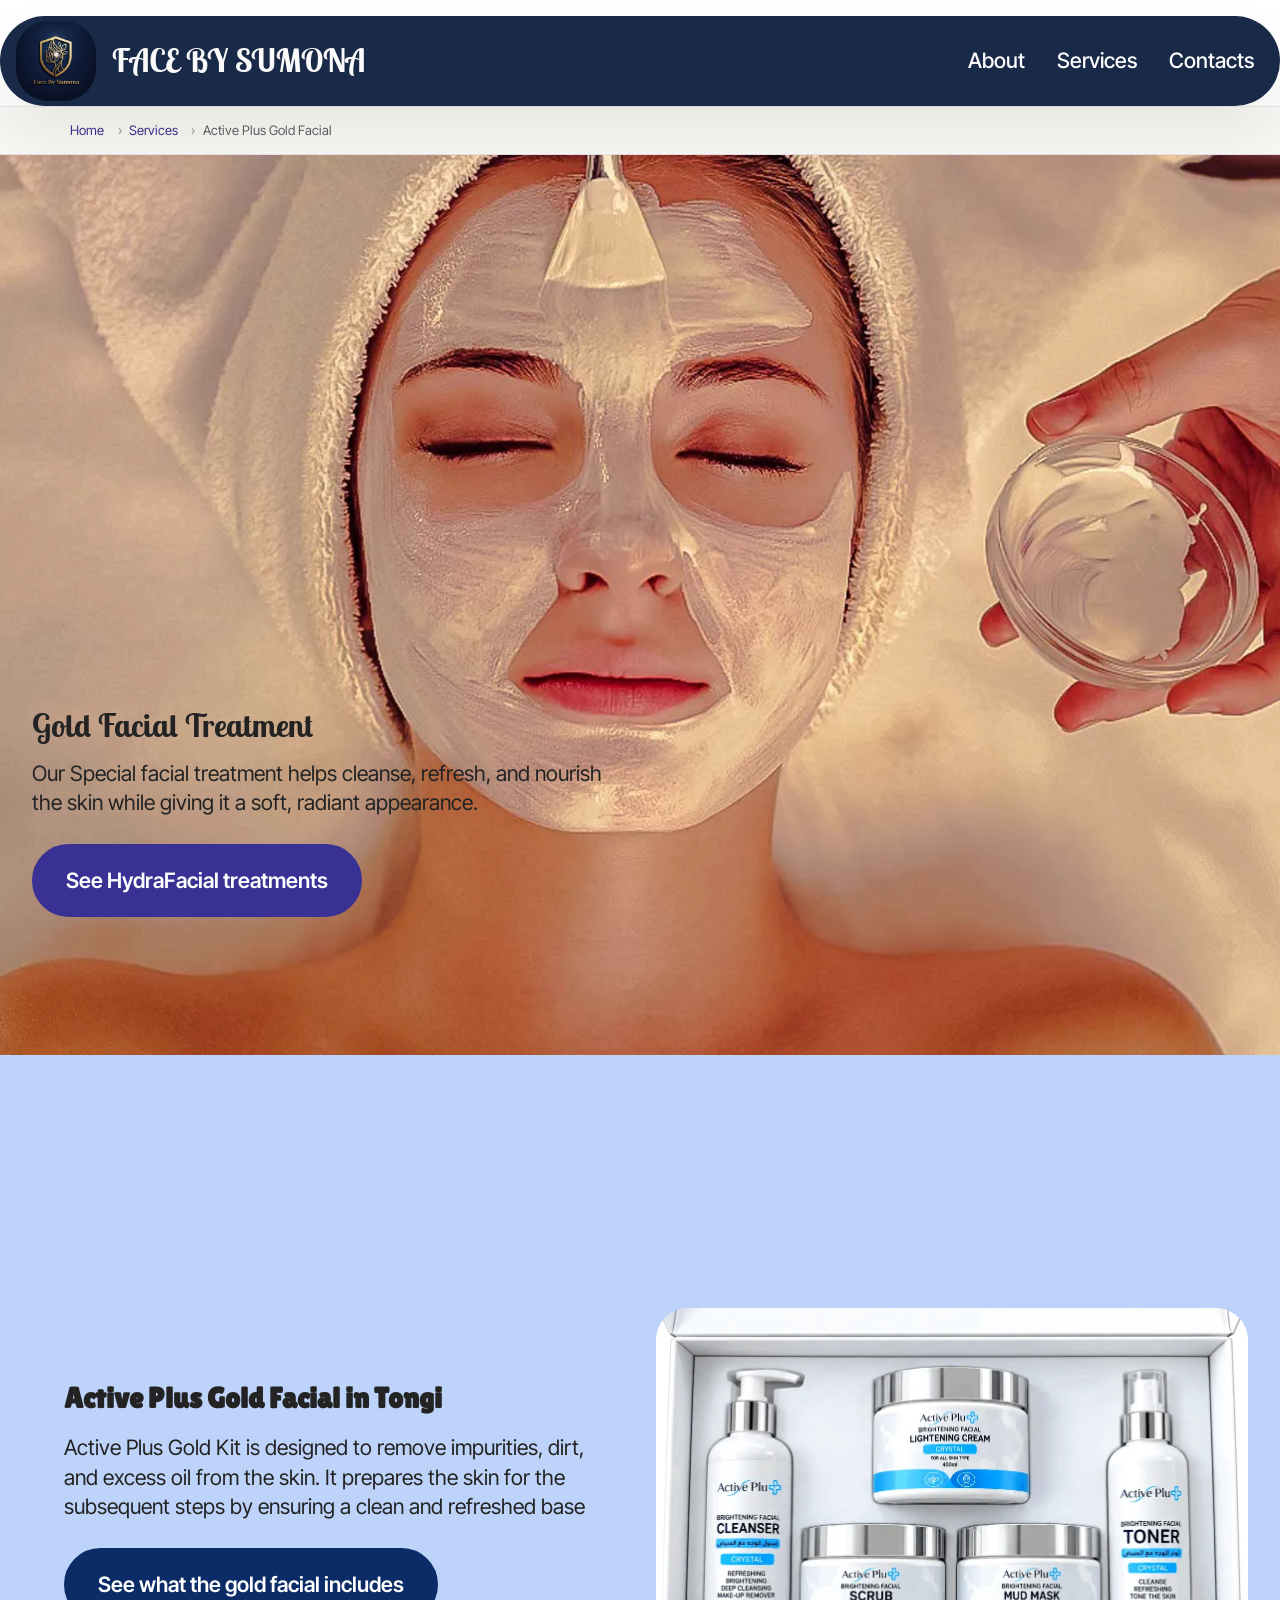
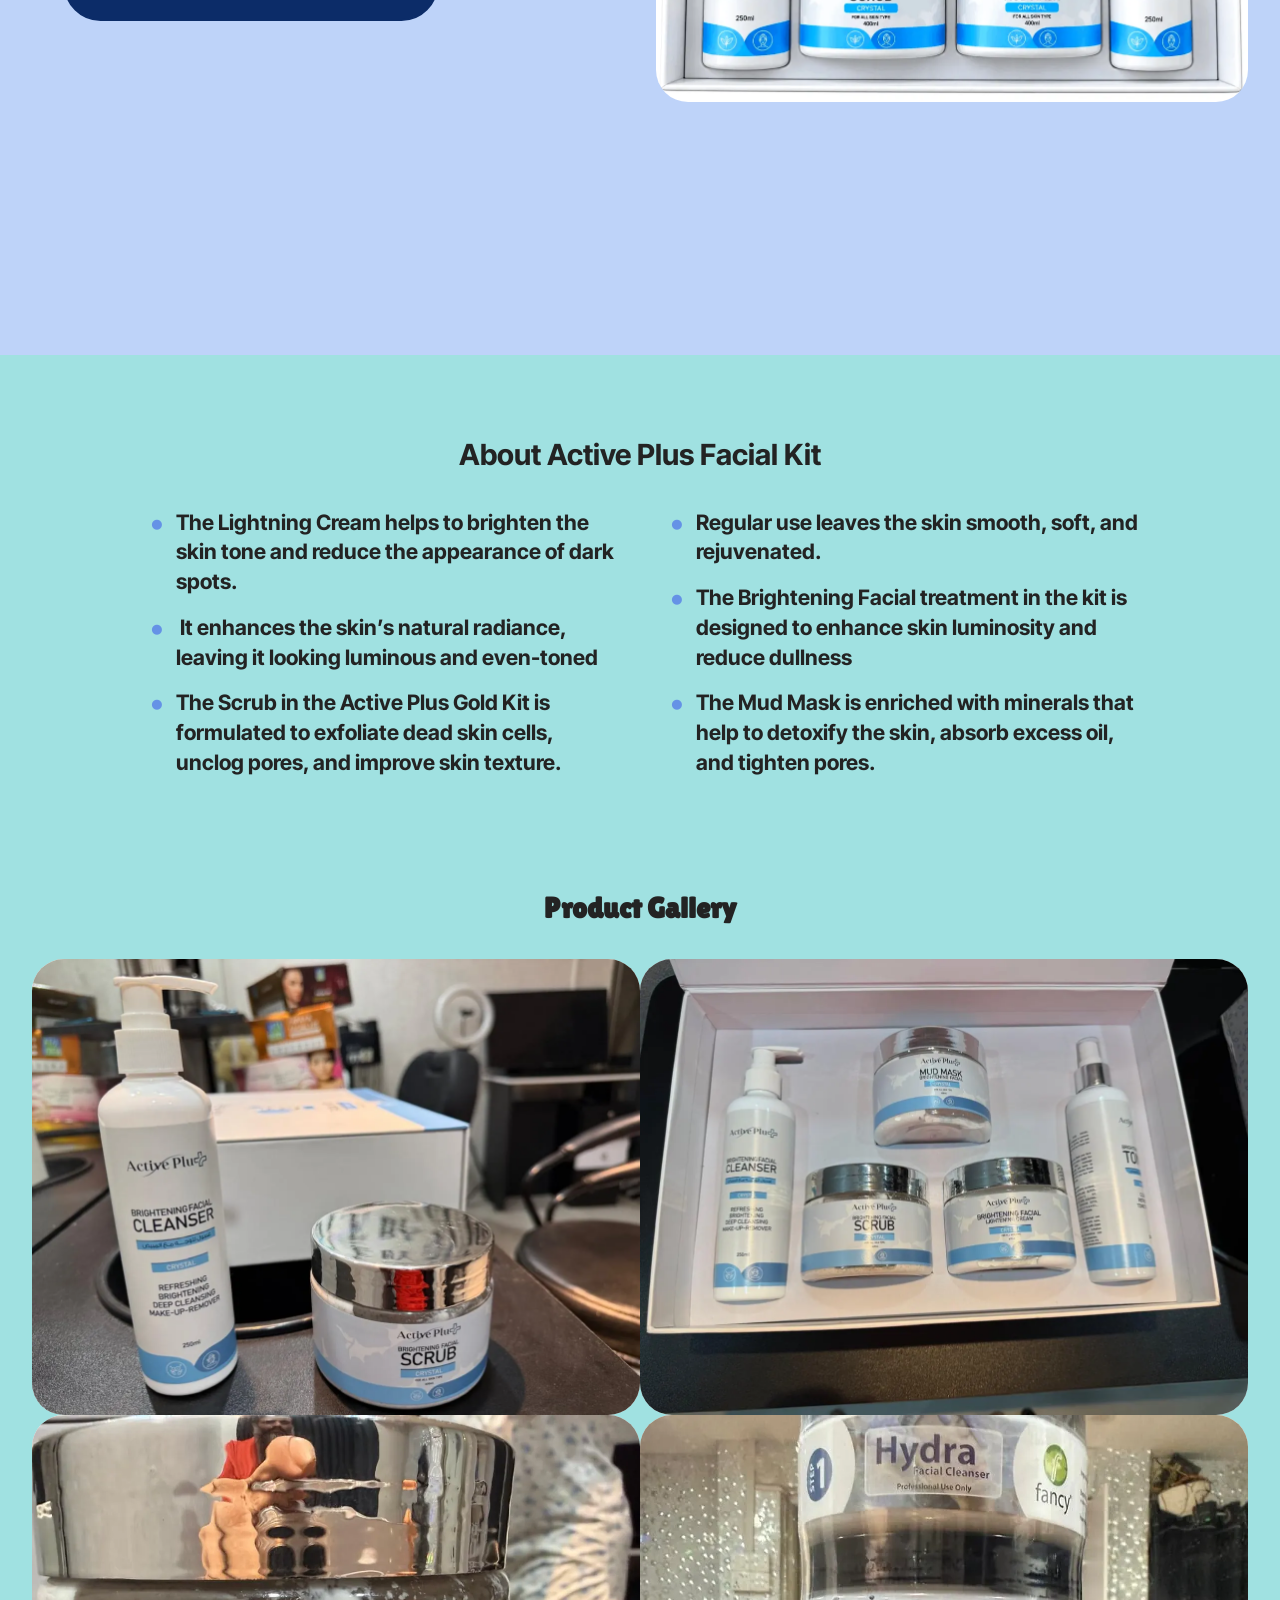
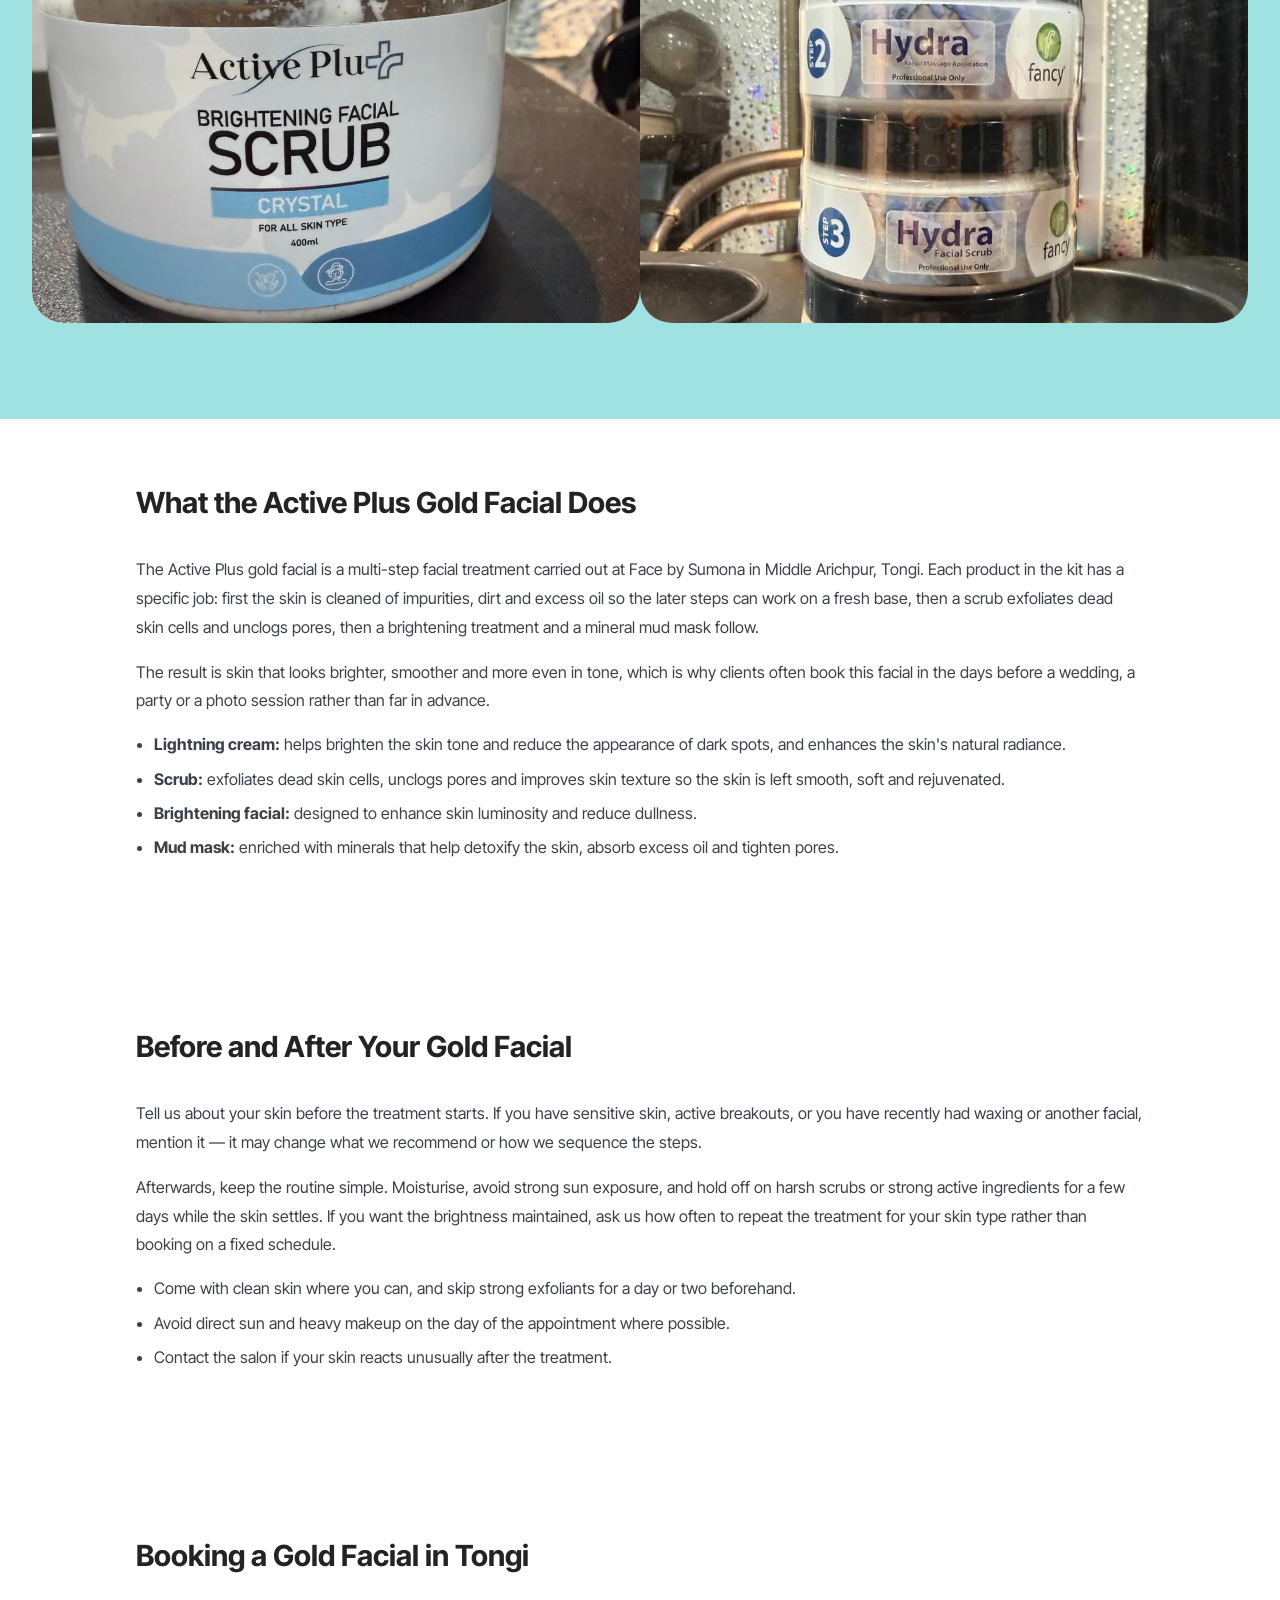
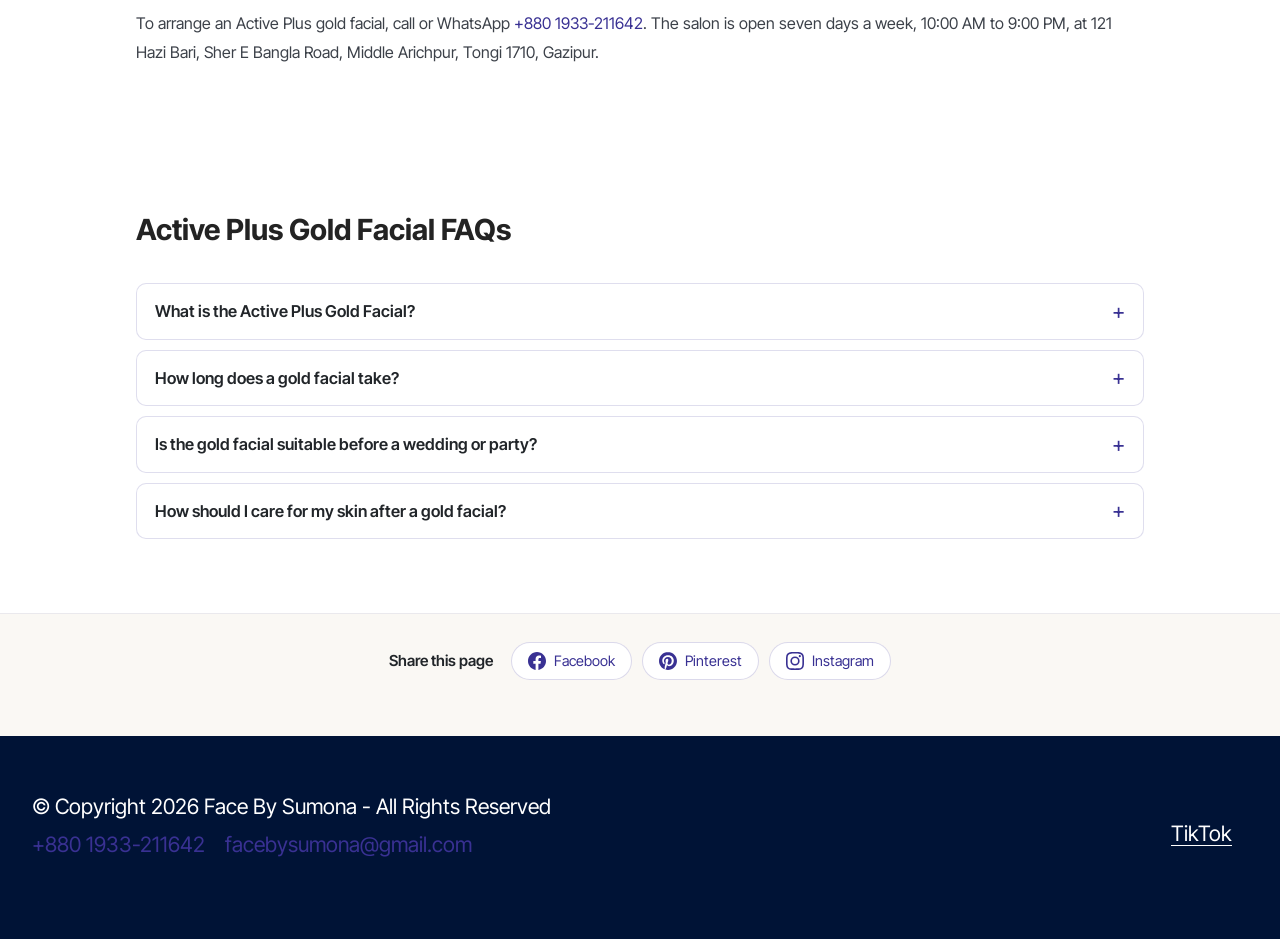
<file: active-plus-face-treatment.html>
<!DOCTYPE html>
<html lang="en">
<head>
  <!-- Site made with Face by Sumona v6.1.12, https://# -->
  <meta charset="UTF-8">
  <meta http-equiv="X-UA-Compatible" content="IE=edge">
  <meta name="generator" content="Mobirise v6.1.12, #">
  <meta name="viewport" content="width=device-width, initial-scale=1, minimum-scale=1">
  <meta name="description" content="The Active Plus Gold Kit removes impurities, dirt and excess oil, leaving skin clean and refreshed. Book a gold facial at Face by Sumona in Tongi, Gazipur.">
  <style>
    /* --- SEO additions: breadcrumbs, FAQ accordion, owner notes --- */
    /* Any image with width/height attrs must scale proportionally; without
       this the responsive container constrains width while the attribute
       pins height, which distorts the picture. */
    img[height], img.w-100, img.d-block { height: auto; }
    /* Sits in normal flow BELOW the hero: the fixed navbar (z-index 1000) would
       otherwise paint over the top of this strip. */
    .fbs-breadcrumb { position: relative; z-index: 5;
      padding: 13px 16px 13px; background: #faf8f4;
      border-top: 1px solid rgba(57,49,147,.08);
      border-bottom: 1px solid rgba(57,49,147,.10); }
    .fbs-breadcrumb ol { list-style: none; display: flex; flex-wrap: wrap;
      gap: .4rem; margin: 0 auto; padding: 0; max-width: 1140px;
      font: 500 .82rem/1.6 "Inter Tight", system-ui, sans-serif; }
    .fbs-breadcrumb li + li::before { content: "\203A"; margin: 0 .45rem;
      color: #9aa0a6; }
    .fbs-breadcrumb a { color: #393193; text-decoration: none; }
    .fbs-breadcrumb a:hover, .fbs-breadcrumb a:focus { text-decoration: underline; }
    .fbs-breadcrumb [aria-current="page"] { color: #5c6169; }
    .fbs-faq { width: 100%; }
    .fbs-faq details { border: 1px solid rgba(57,49,147,.16); border-radius: 10px;
      margin-bottom: .6rem; background: #fff; overflow: hidden; }
    .fbs-faq summary { cursor: pointer; padding: .95rem 1.1rem; font-weight: 600;
      font-size: 1.02rem; color: #212529; list-style: none; position: relative;
      padding-right: 2.6rem; }
    .fbs-faq summary::-webkit-details-marker { display: none; }
    .fbs-faq summary::after { content: "+"; position: absolute; right: 1.1rem;
      top: 50%; transform: translateY(-50%); font-size: 1.35rem; line-height: 1;
      color: #393193; font-weight: 400; }
    .fbs-faq details[open] summary::after { content: "\2212"; }
    .fbs-faq details[open] summary { border-bottom: 1px solid rgba(57,49,147,.12); }
    .fbs-faq .fbs-answer { padding: .9rem 1.1rem; margin: 0; font-size: .97rem;
      line-height: 1.75; color: #3c4149; }
    .fbs-faq summary:focus-visible { outline: 2px solid #393193; outline-offset: 2px; }
    .fbs-prose p { font-size: 1rem; line-height: 1.8; color: #3c4149; }
    .fbs-prose h3 { font-size: 1.28rem; margin: 1.6rem 0 .6rem; color: #212529; }
    .fbs-prose ul { padding-left: 1.15rem; }
    .fbs-prose li { margin-bottom: .45rem; line-height: 1.7; color: #3c4149; }
    .fbs-note { border-left: 4px solid #393193; background: #f4f3fb;
      padding: .95rem 1.1rem; border-radius: 0 8px 8px 0; margin: 1.2rem 0;
      font-size: .97rem; line-height: 1.7; color: #33384a; }
    .fbs-cta-row { display: flex; flex-wrap: wrap; gap: .7rem; margin-top: 1.4rem; }
    /* The added prose/FAQ blocks use custom cids, so the theme's per-section
       padding rule never matched them: every Mobirise section around them was
       inset from the page edge while these hugged it. Restore the standard
       vertical rhythm for these blocks only. */
    section.content13[class*="cid-"]:not([class*="cid-vv"]) {
      padding-top: 64px; padding-bottom: 64px; }
    /* Breadcrumb now sits directly beneath the fixed navbar, so clear its height. */
    .fbs-breadcrumb-top { margin-top: 106px; }
    @media (max-width: 767px) { .fbs-breadcrumb-top { margin-top: 78px; } }
  </style>
  <!-- ================= SEO: canonical + social + icons ================= -->
  <link rel="canonical" href="https://www.trueface.bond/active-plus-face-treatment.html">
  <meta name="robots" content="index, follow, max-image-preview:large, max-snippet:-1">
  <meta name="theme-color" content="#393193">
  <link rel="icon" href="favicon.ico" sizes="any">
  <link rel="icon" type="image/svg+xml" href="assets/favicon/favicon.svg">
  <link rel="icon" type="image/png" sizes="32x32" href="assets/favicon/favicon-32x32.png">
  <link rel="icon" type="image/png" sizes="16x16" href="assets/favicon/favicon-16x16.png">
  <link rel="apple-touch-icon" sizes="180x180" href="assets/favicon/apple-touch-icon.png">
  <meta property="og:type" content="article">
  <meta property="og:site_name" content="Face by Sumona">
  <meta property="og:locale" content="en_US">
  <meta property="og:title" content="Active Plus Gold Facial in Tongi | Face by Sumona">
  <meta property="og:description" content="The Active Plus Gold Kit removes impurities, dirt and excess oil, leaving skin clean and refreshed. Book your gold facial in Tongi, Gazipur.">
  <meta property="og:url" content="https://www.trueface.bond/active-plus-face-treatment.html">
  <meta property="og:image" content="https://www.trueface.bond/assets/images/og-image.jpg">
  <meta property="og:image:width" content="1200">
  <meta property="og:image:height" content="630">
  <meta property="og:image:alt" content="Face by Sumona - beauty salon and bridal makeup in Tongi, Gazipur">
  <meta name="twitter:card" content="summary_large_image">
  <meta name="twitter:title" content="Active Plus Gold Facial in Tongi | Face by Sumona">
  <meta name="twitter:description" content="The Active Plus Gold Kit removes impurities, dirt and excess oil, leaving skin clean and refreshed. Book your gold facial in Tongi, Gazipur.">
  <meta name="twitter:image" content="https://www.trueface.bond/assets/images/og-image.jpg">

  <!-- ================= STRUCTURED DATA (JSON-LD) =================
       OWNER ACTION REQUIRED - two values were intentionally left empty
       rather than guessed:
         1. "sameAs"  in the BeautySalon block is []. Add the salon's real
            profile URLs, e.g. ["https://www.facebook.com/<page>",
            "https://www.instagram.com/<handle>", "https://www.tiktok.com/@sumonaislam408"].
            (The TikTok URL on the live site is already confirmed.)
         2. "geo" is omitted entirely. Add it only with the verified
            latitude/longitude from the Google Business Profile pin:
               "geo": { "@type": "GeoCoordinates",
                        "latitude": 00.000000, "longitude": 00.000000 }
       Do not invent review counts or ratings - fabricated aggregateRating
       markup violates Google's structured data guidelines.
       ============================================================ -->
  <script type="application/ld+json">
{
  "@context": "https://schema.org",
  "@graph": [
    {
      "@type": "BeautySalon",
      "@id": "https://www.trueface.bond/#beautysalon",
      "name": "Face by Sumona",
      "alternateName": "Face By Sumona Beauty Salon",
      "url": "https://www.trueface.bond/",
      "logo": "https://www.trueface.bond/assets/images/ghostwriter-1789574933627.png",
      "image": [
        "https://www.trueface.bond/assets/images/img-20260916-wa0030.webp",
        "https://www.trueface.bond/assets/images/img-20260924-wa0008-1171x878.webp",
        "https://www.trueface.bond/assets/images/hydra-machine-combo-fbs-1280x960.webp"
      ],
      "description": "Face by Sumona is a beauty salon for women in Middle Arichpur, Tongi, Gazipur. Certified beautician Sumona has offered facial treatments, hair styling, makeup and bridal makeover since 2004.",
      "telephone": "+8801933211642",
      "email": "facebysumona@gmail.com",
      "foundingDate": "2004",
      "founder": {
        "@type": "Person",
        "name": "Sumona"
      },
      "address": {
        "@type": "PostalAddress",
        "streetAddress": "121 Hazi Bari, Sher E Bangla Road",
        "addressLocality": "Middle Arichpur, Tongi",
        "addressRegion": "Gazipur",
        "postalCode": "1710",
        "addressCountry": "BD"
      },
      "areaServed": [
        {
          "@type": "City",
          "name": "Tongi"
        },
        {
          "@type": "City",
          "name": "Gazipur"
        },
        {
          "@type": "City",
          "name": "Uttara"
        },
        {
          "@type": "City",
          "name": "Dhaka"
        }
      ],
      "openingHoursSpecification": [
        {
          "@type": "OpeningHoursSpecification",
          "dayOfWeek": "Monday",
          "opens": "10:00",
          "closes": "21:00"
        },
        {
          "@type": "OpeningHoursSpecification",
          "dayOfWeek": "Tuesday",
          "opens": "10:00",
          "closes": "21:00"
        },
        {
          "@type": "OpeningHoursSpecification",
          "dayOfWeek": "Wednesday",
          "opens": "10:00",
          "closes": "21:00"
        },
        {
          "@type": "OpeningHoursSpecification",
          "dayOfWeek": "Thursday",
          "opens": "10:00",
          "closes": "21:00"
        },
        {
          "@type": "OpeningHoursSpecification",
          "dayOfWeek": "Friday",
          "opens": "10:00",
          "closes": "21:00"
        },
        {
          "@type": "OpeningHoursSpecification",
          "dayOfWeek": "Saturday",
          "opens": "10:00",
          "closes": "21:00"
        },
        {
          "@type": "OpeningHoursSpecification",
          "dayOfWeek": "Sunday",
          "opens": "10:00",
          "closes": "21:00"
        }
      ],
      "currenciesAccepted": "BDT",
      "sameAs": [],
      "hasOfferCatalog": {
        "@type": "OfferCatalog",
        "name": "Beauty & Salon Services at Face by Sumona",
        "itemListElement": [
          {
            "@type": "Offer",
            "position": 1,
            "itemOffered": {
              "@type": "Service",
              "name": "Gold Facial (Active Plus)",
              "description": "Active Plus gold facial helps refresh and brighten the skin, giving it a soft, radiant appearance."
            }
          },
          {
            "@type": "Offer",
            "position": 2,
            "itemOffered": {
              "@type": "Service",
              "name": "HydraFacial (7-in-1)",
              "description": "HydraFacial deeply cleanses pores, removes impurities, and delivers essential nutrients directly to the skin."
            }
          },
          {
            "@type": "Offer",
            "position": 3,
            "itemOffered": {
              "@type": "Service",
              "name": "Herbal Facial",
              "description": "An herbal facial uses gentle herbal ingredients to cleanse and soothe the skin."
            }
          },
          {
            "@type": "Offer",
            "position": 4,
            "itemOffered": {
              "@type": "Service",
              "name": "Pearl Facial",
              "description": "A pearl facial helps improve the skin's brightness and gives it a smooth, glowing look."
            }
          },
          {
            "@type": "Offer",
            "position": 5,
            "itemOffered": {
              "@type": "Service",
              "name": "Whitening Facial",
              "description": "Designed to cleanse dull-looking skin and improve its overall brightness."
            }
          },
          {
            "@type": "Offer",
            "position": 6,
            "itemOffered": {
              "@type": "Service",
              "name": "Fruit Facial",
              "description": "Fruit facials use fruit-based products to gently cleanse and nourish the skin."
            }
          },
          {
            "@type": "Offer",
            "position": 7,
            "itemOffered": {
              "@type": "Service",
              "name": "Haircut & Styling",
              "description": "Haircuts, trims, and blow-dry styling in a range of different styles."
            }
          },
          {
            "@type": "Offer",
            "position": 8,
            "itemOffered": {
              "@type": "Service",
              "name": "Hair Colour",
              "description": "Professional hair colouring services to enhance your natural look."
            }
          },
          {
            "@type": "Offer",
            "position": 9,
            "itemOffered": {
              "@type": "Service",
              "name": "Bridal Makeover",
              "description": "Bridal makeup tailored to your style and outfit, including on-home service."
            }
          },
          {
            "@type": "Offer",
            "position": 10,
            "itemOffered": {
              "@type": "Service",
              "name": "Party & Event Makeup",
              "description": "Polished makeup for weddings, parties and special occasions."
            }
          },
          {
            "@type": "Offer",
            "position": 11,
            "itemOffered": {
              "@type": "Service",
              "name": "Nail Art & Manicure",
              "description": "Professional nail design and manicure services."
            }
          },
          {
            "@type": "Offer",
            "position": 12,
            "itemOffered": {
              "@type": "Service",
              "name": "Threading & Waxing",
              "description": "Eyebrow threading, facial threading and waxing services."
            }
          },
          {
            "@type": "Offer",
            "position": 13,
            "itemOffered": {
              "@type": "Service",
              "name": "Face Treatment",
              "description": "A special facial treatment that cleanses, refreshes and nourishes the skin."
            }
          }
        ]
      }
    },
    {
      "@type": "WebPage",
      "@id": "https://www.trueface.bond/active-plus-face-treatment.html#webpage",
      "url": "https://www.trueface.bond/active-plus-face-treatment.html",
      "name": "Active Plus Gold Facial in Tongi | Face by Sumona",
      "description": "The Active Plus Gold Kit removes impurities, dirt and excess oil, leaving skin clean and refreshed. Book a gold facial at Face by Sumona in Tongi, Gazipur.",
      "inLanguage": "en",
      "isPartOf": {
        "@id": "https://www.trueface.bond/#website"
      },
      "about": {
        "@id": "https://www.trueface.bond/#beautysalon"
      },
      "breadcrumb": {
        "@id": "https://www.trueface.bond/active-plus-face-treatment.html#breadcrumb"
      }
    },
    {
      "@type": "BreadcrumbList",
      "@id": "https://www.trueface.bond/active-plus-face-treatment.html#breadcrumb",
      "itemListElement": [
        {
          "@type": "ListItem",
          "position": 1,
          "name": "Home",
          "item": "https://www.trueface.bond/"
        },
        {
          "@type": "ListItem",
          "position": 2,
          "name": "Services",
          "item": "https://www.trueface.bond/services.html"
        },
        {
          "@type": "ListItem",
          "position": 3,
          "name": "Active Plus Gold Facial",
          "item": "https://www.trueface.bond/active-plus-face-treatment.html"
        }
      ]
    },
    {
      "@type": "Service",
      "@id": "https://www.trueface.bond/active-plus-face-treatment.html#service",
      "name": "Gold Facial (Active Plus) in Tongi, Gazipur",
      "description": "Active Plus gold facial helps refresh and brighten the skin, giving it a soft, radiant appearance.",
      "serviceType": "Gold Facial (Active Plus)",
      "provider": {
        "@id": "https://www.trueface.bond/#beautysalon"
      },
      "areaServed": {
        "@type": "City",
        "name": "Tongi"
      },
      "url": "https://www.trueface.bond/active-plus-face-treatment.html"
    }
  ]
}
  </script>
  <script type="application/ld+json">
{
  "@context": "https://schema.org",
  "@type": "FAQPage",
  "mainEntity": [
    {
      "@type": "Question",
      "name": "What is the Active Plus Gold Facial?",
      "acceptedAnswer": {
        "@type": "Answer",
        "text": "It is a gold facial kit treatment that removes impurities, dirt and excess oil, then brightens and refreshes the skin using a lightning cream, scrub, brightening facial and mud mask."
      }
    },
    {
      "@type": "Question",
      "name": "How long does a gold facial take?",
      "acceptedAnswer": {
        "@type": "Answer",
        "text": "Plan for roughly one hour at the salon. The exact time depends on your skin and the steps included in your session."
      }
    },
    {
      "@type": "Question",
      "name": "Is the gold facial suitable before a wedding or party?",
      "acceptedAnswer": {
        "@type": "Answer",
        "text": "Yes. The Active Plus gold facial is a popular choice before weddings, parties and other special occasions because it leaves skin looking soft and radiant."
      }
    },
    {
      "@type": "Question",
      "name": "How should I care for my skin after a gold facial?",
      "acceptedAnswer": {
        "@type": "Answer",
        "text": "Keep the skin moisturised, avoid strong sun exposure and skip harsh scrubs or active ingredients for a few days. Call or WhatsApp us if your skin reacts unusually."
      }
    }
  ]
}
  </script>
  <!-- ================= /SEO ================= -->
  
  
  <title>Active Plus Gold Facial in Tongi | Face by Sumona</title>
  <link rel="stylesheet" href="assets/bootstrap/css/bootstrap.min.css">
  <link rel="stylesheet" href="assets/web/assets/gdpr-plugin/gdpr-styles.css">
  <link rel="stylesheet" href="assets/dropdown/css/style.css">
  <link rel="stylesheet" href="assets/theme/css/style.css">
  <link rel="preload" href="https://fonts.googleapis.com/css?family=Lobster+Two:400,400i,700,700i&display=swap" as="style" onload="this.onload=null;this.rel='stylesheet'">
  <noscript><link rel="stylesheet" href="https://fonts.googleapis.com/css?family=Lobster+Two:400,400i,700,700i&display=swap"></noscript>
  <link rel="preload" href="https://fonts.googleapis.com/css?family=Lilita+One:400&display=swap" as="style" onload="this.onload=null;this.rel='stylesheet'">
  <noscript><link rel="stylesheet" href="https://fonts.googleapis.com/css?family=Lilita+One:400&display=swap"></noscript>
  <link rel="preload" href="https://fonts.googleapis.com/css?family=Inter+Tight:300,400,500,600,700&display=swap" as="style" onload="this.onload=null;this.rel='stylesheet'">
  <noscript><link rel="stylesheet" href="https://fonts.googleapis.com/css?family=Inter+Tight:300,400,500,600,700&display=swap"></noscript>
  <link rel="preload" as="style" href="assets/mobirise/css/mbr-additional.css?v=uQiAZa"><link rel="stylesheet" href="assets/mobirise/css/mbr-additional.css?v=uQiAZa" type="text/css">

  
  <!-- Google tag (gtag.js) -->
<script async src="https://www.googletagmanager.com/gtag/js?id=G-GPD9XNZW9E"></script>
<script>
  window.dataLayer = window.dataLayer || [];
  function gtag(){dataLayer.push(arguments);}
  gtag('js', new Date());

  gtag('config', 'G-GPD9XNZW9E');
</script>
  
  <link rel="stylesheet" href="assets/fbs-share/share.css">
</head>
<body>
  
  <section data-bs-version="5.1" class="menu menu5 cid-vvpd3sa6Dy" once="menu" id="menu05-15">
	

	<nav class="navbar navbar-dropdown navbar-fixed-top navbar-expand-lg">
		<div class="container">
			<div class="navbar-brand">
				<span class="navbar-logo">
					
						<a href="/"><img src="assets/images/ghostwriter-1789574933627.png" alt="Face by Sumona logo" style="height: 5rem;" width="1024" height="1024" decoding="async"></a>
					
				</span>
				<span class="navbar-caption-wrap"><a class="navbar-caption new-font text-white display-1" href="https://www.trueface.bond">FACE BY SUMONA</a></span>
			</div>
			<button class="navbar-toggler" type="button" data-toggle="collapse" data-bs-toggle="collapse" data-target="#navbarSupportedContent" data-bs-target="#navbarSupportedContent" aria-controls="navbarNavAltMarkup" aria-expanded="false" aria-label="Toggle navigation">
				<div class="hamburger">
					<span></span>
					<span></span>
					<span></span>
					<span></span>
				</div>
			</button>
			<div class="collapse navbar-collapse" id="navbarSupportedContent">
				<ul class="navbar-nav nav-dropdown nav-right" data-app-modern-menu="true"><li class="nav-item">
						<a class="nav-link link text-secondary text-primary display-4" href="about.html">About</a>
					</li>
					<li class="nav-item">
						<a class="nav-link link text-secondary text-primary display-4" href="services.html" aria-expanded="false">Services</a>
					</li>
					<li class="nav-item">
						<a class="nav-link link text-secondary display-4" href="contact.html">Contacts</a>
					</li></ul>
				
			</div>
		</div>
	</nav>
</section>


<nav class="fbs-breadcrumb fbs-breadcrumb-top" aria-label="Breadcrumb">
  <ol>
    <li><a href="/">Home</a></li>
    <li><a href="services.html">Services</a></li>
    <li><a href="active-plus-face-treatment.html" aria-current="page">Active Plus Gold Facial</a></li>
  </ol>
</nav>

<section data-bs-version="5.1" class="header4 cid-vvOz9APK4Q mbr-fullscreen" id="header4-18">

    
    
    <div class="container">
        <div class="row">
            <div class="content-wrap">
                <h2 class="mbr-section-title mbr-fonts-style mbr-white mb-3 display-1"><strong>Gold Facial Treatment</strong></h2>
                
                <p class="mbr-fonts-style mbr-text mbr-white mb-3 display-7">Our Special facial treatment helps cleanse, refresh, and nourish the skin while giving it a soft, radiant appearance.<br></p>

                <div class="mbr-section-btn">
                    <a class="btn btn-primary display-4" href="hydra-facial-parlor-tongi.html">See HydraFacial treatments</a>
                </div>
            </div>
        </div>
    </div>
</section>


<section data-bs-version="5.1" class="header14 cid-vvOzlsXAvw mbr-fullscreen" id="header14-19">

    

    
    

    <div class="container">
        <div class="row justify-content-center align-items-center">
            <div class="col-12 col-md-6 image-wrapper">
                <img src="assets/images/active-1187x791.webp" alt="Active Plus gold facial kit used at Face by Sumona" width="1187" height="791" decoding="async">
            </div>
            <div class="col-12 col-md">
                <div class="text-wrapper">
                    <h1 class="mbr-section-title mbr-fonts-style mb-3 display-2"><strong>Active Plus Gold Facial in Tongi</strong></h1>
                    <p class="mbr-text mbr-fonts-style display-7">
                        Active Plus Gold Kit is designed to remove impurities, dirt, and excess oil from the skin. It prepares the skin for the subsequent steps by ensuring a clean and refreshed base</p>
                    <div class="mbr-section-btn mt-3"><a class="btn btn-info display-4" href="active-plus-face-treatment.html">See what the gold facial includes</a></div>
                </div>
            </div>
        </div>
    </div>
</section>

<section data-bs-version="5.1" class="content13 cid-vvOFAJL58Z" id="content13-1b">
    

    
    
    <div class="container">
        <div class="row justify-content-center">
            <div class="col-md-12 col-lg-10">
                <h3 class="mbr-section-title mbr-fonts-style mb-4 display-5"><strong>About Active Plus Facial Kit</strong></h3>
            </div>
        </div>
        <div class="row justify-content-center">
            <div class="col-md-12 col-lg-10">
                <div class="row justify-content-center">
                    <div class="col-12 col-lg-6">
                        <ul class="list mbr-fonts-style display-7">
                            <li><strong>The Lightning Cream helps to brighten the skin tone and reduce the appearance of dark spots.</strong></li>
                            <li><strong>&nbsp;It enhances the skin’s natural radiance, leaving it looking luminous and even-toned</strong></li>
                            <li><strong>The Scrub in the Active Plus Gold Kit is formulated to exfoliate dead skin cells, unclog pores, and improve skin texture.&nbsp;</strong></li>
                        </ul>
                    </div>
                    <div class="col-12 col-lg-6">
                        <ul class="list mbr-fonts-style display-7">
                            <li><strong>Regular use leaves the skin smooth, soft, and rejuvenated.</strong></li>
                            <li><strong>The Brightening Facial treatment in the kit is designed to enhance skin luminosity and reduce dullness</strong></li><li><strong>The Mud Mask is enriched with minerals that help to detoxify the skin, absorb excess oil, and tighten pores.&nbsp;</strong></li>
                        </ul>
                    </div>
                </div>
            </div>
        </div>
    </div>
</section>

<section data-bs-version="5.1" class="gallery1 cid-vvOHT5KeHU" id="gallery1-1c">
    
    
    <div class="container">
        <div class="mbr-section-head">
            <h4 class="mbr-section-title mbr-fonts-style align-center mb-0 display-2">
                <strong>Product Gallery</strong></h4>
            
        </div>
        <div class="row mt-4">
            <div class="item features-image col-12 col-md-6 col-lg-6 active">
                <div class="item-wrapper">
                    <div class="item-img">
                        <img src="assets/images/ac1-1219x914.webp" alt="Active Plus brightening facial cleanser and facial scrub containers" data-slide-to="0" data-bs-slide-to="0" width="1219" height="914" loading="lazy" decoding="async">
                    </div>
                    
                    
                </div>
            </div>
            <div class="item features-image col-12 col-md-6 col-lg-6">
                <div class="item-wrapper">
                    <div class="item-img">
                        <img src="assets/images/ac2-1219x914.webp" alt="Five Active Plus skincare products in a presentation box" data-slide-to="1" data-bs-slide-to="1" width="1219" height="914" loading="lazy" decoding="async">
                    </div>
                    
                    
                </div>
            </div>
            <div class="item features-image col-12 col-md-6 col-lg-6">
                <div class="item-wrapper">
                    <div class="item-img">
                        <img src="assets/images/face-kit-2-1219x914.webp" alt="Active Plus Brightening Facial Scrub Crystal jar" title="" data-slide-to="2" data-bs-slide-to="2" width="1219" height="914" loading="lazy" decoding="async">
                    </div>
                    
                    
                </div>
            </div><div class="item features-image col-12 col-md-6 col-lg-6">
                <div class="item-wrapper">
                    <div class="item-img">
                        <img src="assets/images/active-face-1-960x1280.webp" alt="Three Hydra facial skincare product jars" data-slide-to="4" data-bs-slide-to="4" width="864" height="721" loading="lazy" decoding="async">
                    </div>
                    
                    
                </div>
            </div>
            
        </div>
    </div>
</section>

<section data-bs-version="5.1" class="content13 cid-what-the-active-plus-gol" id="what-the-active-plus-gol">
  <div class="container">
    <div class="row justify-content-center">
      <div class="col-md-12 col-lg-10">
        <h2 class="mbr-section-title mbr-fonts-style mb-4 display-5"><strong>What the Active Plus Gold Facial Does</strong></h2>
        <div class="fbs-prose">
          <p>The Active Plus gold facial is a multi-step facial treatment carried out at Face by Sumona in Middle Arichpur, Tongi. Each product in the kit has a specific job: first the skin is cleaned of impurities, dirt and excess oil so the later steps can work on a fresh base, then a scrub exfoliates dead skin cells and unclogs pores, then a brightening treatment and a mineral mud mask follow.</p>
          <p>The result is skin that looks brighter, smoother and more even in tone, which is why clients often book this facial in the days before a wedding, a party or a photo session rather than far in advance.</p>
          <ul>
            <li><strong>Lightning cream:</strong> helps brighten the skin tone and reduce the appearance of dark spots, and enhances the skin's natural radiance.</li>
            <li><strong>Scrub:</strong> exfoliates dead skin cells, unclogs pores and improves skin texture so the skin is left smooth, soft and rejuvenated.</li>
            <li><strong>Brightening facial:</strong> designed to enhance skin luminosity and reduce dullness.</li>
            <li><strong>Mud mask:</strong> enriched with minerals that help detoxify the skin, absorb excess oil and tighten pores.</li>
          </ul>
        </div>
      </div>
    </div>
  </div>
</section>

<section data-bs-version="5.1" class="content13 cid-before-and-after-your-go" id="before-and-after-your-go">
  <div class="container">
    <div class="row justify-content-center">
      <div class="col-md-12 col-lg-10">
        <h2 class="mbr-section-title mbr-fonts-style mb-4 display-5"><strong>Before and After Your Gold Facial</strong></h2>
        <div class="fbs-prose">
          <p>Tell us about your skin before the treatment starts. If you have sensitive skin, active breakouts, or you have recently had waxing or another facial, mention it — it may change what we recommend or how we sequence the steps.</p>
          <p>Afterwards, keep the routine simple. Moisturise, avoid strong sun exposure, and hold off on harsh scrubs or strong active ingredients for a few days while the skin settles. If you want the brightness maintained, ask us how often to repeat the treatment for your skin type rather than booking on a fixed schedule.</p>
          <ul>
            <li>Come with clean skin where you can, and skip strong exfoliants for a day or two beforehand.</li>
            <li>Avoid direct sun and heavy makeup on the day of the appointment where possible.</li>
            <li>Contact the salon if your skin reacts unusually after the treatment.</li>
          </ul>
        </div>
      </div>
    </div>
  </div>
</section>

<section data-bs-version="5.1" class="content13 cid-booking-a-gold-facial-in" id="booking-a-gold-facial-in">
  <div class="container">
    <div class="row justify-content-center">
      <div class="col-md-12 col-lg-10">
        <h2 class="mbr-section-title mbr-fonts-style mb-4 display-5"><strong>Booking a Gold Facial in Tongi</strong></h2>
        <div class="fbs-prose">
          <p>To arrange an Active Plus gold facial, call or WhatsApp <a href="tel:+8801933211642">+880 1933-211642</a>. The salon is open seven days a week, 10:00 AM to 9:00 PM, at 121 Hazi Bari, Sher E Bangla Road, Middle Arichpur, Tongi 1710, Gazipur.</p>
        </div>
      </div>
    </div>
  </div>
</section>


<!-- OWNER ACTION REQUIRED: add the treatment duration and price here when you are ready, for example &quot;approximately 60 minutes — ask for today's price&quot;. We have not invented a duration or a price. -->


<section data-bs-version="5.1" class="content13 cid-faq-gold" id="faq-gold">
  <div class="container">
    <div class="row justify-content-center">
      <div class="col-md-12 col-lg-10">
        <h2 class="mbr-section-title mbr-fonts-style mb-4 display-5"><strong>Active Plus Gold Facial FAQs</strong></h2>
      </div>
    </div>
    <div class="row justify-content-center">
      <div class="col-md-12 col-lg-10">
        <div class="fbs-faq">
          <details>
            <summary>What is the Active Plus Gold Facial?</summary>
            <p class="fbs-answer">It is a gold facial kit treatment that removes impurities, dirt and excess oil, then brightens and refreshes the skin using a lightning cream, scrub, brightening facial and mud mask.</p>
          </details>
          <details>
            <summary>How long does a gold facial take?</summary>
            <p class="fbs-answer">Plan for roughly one hour at the salon. The exact time depends on your skin and the steps included in your session.</p>
          </details>
          <details>
            <summary>Is the gold facial suitable before a wedding or party?</summary>
            <p class="fbs-answer">Yes. The Active Plus gold facial is a popular choice before weddings, parties and other special occasions because it leaves skin looking soft and radiant.</p>
          </details>
          <details>
            <summary>How should I care for my skin after a gold facial?</summary>
            <p class="fbs-answer">Keep the skin moisturised, avoid strong sun exposure and skip harsh scrubs or active ingredients for a few days. Call or WhatsApp us if your skin reacts unusually.</p>
          </details>
        </div>
      </div>
    </div>
  </div>
</section>

<!-- Share this page -->
<section class="fbs-share" aria-label="Share this page">
  <div class="fbs-share-inner">
    <span class="fbs-share-label">Share this page</span>
    <div class="fbs-share-btns">
      <a class="fbs-share-btn fbs-share-fb" href="#" target="_blank" rel="noopener" aria-label="Share on Facebook">
        <svg viewBox="0 0 24 24" aria-hidden="true"><path d="M24 12.073c0-6.627-5.373-12-12-12s-12 5.373-12 12c0 5.99 4.388 10.954 10.125 11.854v-8.385H7.078v-3.47h3.047V9.43c0-3.007 1.792-4.669 4.533-4.669 1.312 0 2.686.235 2.686.235v2.953H15.83c-1.491 0-1.956.925-1.956 1.874v2.25h3.328l-.532 3.47h-2.796v8.385C19.612 23.027 24 18.062 24 12.073z"/></svg>
        <span>Facebook</span>
      </a>
      <a class="fbs-share-btn fbs-share-pin" href="#" target="_blank" rel="noopener" aria-label="Save to Pinterest">
        <svg viewBox="0 0 24 24" aria-hidden="true"><path d="M12.017 0C5.396 0 .029 5.367.029 11.987c0 5.079 3.158 9.417 7.618 11.162-.105-.949-.199-2.403.041-3.439.219-.937 1.406-5.957 1.406-5.957s-.359-.72-.359-1.781c0-1.663.967-2.911 2.168-2.911 1.024 0 1.518.769 1.518 1.688 0 1.029-.653 2.567-.992 3.992-.285 1.193.6 2.165 1.775 2.165 2.128 0 3.768-2.245 3.768-5.487 0-2.861-2.063-4.869-5.008-4.869-3.41 0-5.409 2.562-5.409 5.199 0 1.033.394 2.143.889 2.741.099.12.112.225.085.345-.09.375-.293 1.199-.334 1.363-.053.225-.172.271-.401.165-1.495-.69-2.433-2.878-2.433-4.646 0-3.776 2.748-7.252 7.92-7.252 4.158 0 7.392 2.967 7.392 6.923 0 4.135-2.607 7.462-6.233 7.462-1.214 0-2.354-.629-2.758-1.379l-.749 2.848c-.269 1.045-1.004 2.352-1.498 3.146 1.123.345 2.306.535 3.55.535 6.607 0 11.985-5.365 11.985-11.987C23.97 5.39 18.592.026 11.985.026z"/></svg>
        <span>Pinterest</span>
      </a>
      <button type="button" class="fbs-share-btn fbs-share-ig" aria-label="Share on Instagram">
        <svg viewBox="0 0 24 24" aria-hidden="true"><path d="M12 2.163c3.204 0 3.584.012 4.85.07 3.252.148 4.771 1.691 4.919 4.919.058 1.265.069 1.645.069 4.849 0 3.205-.012 3.584-.069 4.849-.149 3.225-1.664 4.771-4.919 4.919-1.266.058-1.644.07-4.85.07-3.204 0-3.584-.012-4.849-.07-3.26-.149-4.771-1.699-4.919-4.92-.058-1.265-.07-1.644-.07-4.849 0-3.204.013-3.583.07-4.849.149-3.227 1.664-4.771 4.919-4.919 1.266-.057 1.645-.069 4.849-.069zM12 0C8.741 0 8.333.014 7.053.072 2.695.272.273 2.69.073 7.052.014 8.333 0 8.741 0 12c0 3.259.014 3.668.072 4.948.2 4.358 2.618 6.78 6.98 6.98C8.333 23.986 8.741 24 12 24c3.259 0 3.668-.014 4.948-.072 4.354-.2 6.782-2.618 6.979-6.98.059-1.28.073-1.689.073-4.948 0-3.259-.014-3.667-.072-4.947-.196-4.354-2.617-6.78-6.979-6.98C15.668.014 15.259 0 12 0zm0 5.838a6.162 6.162 0 100 12.324 6.162 6.162 0 000-12.324zM12 16a4 4 0 110-8 4 4 0 010 8zm6.406-11.845a1.44 1.44 0 100 2.881 1.44 1.44 0 000-2.881z"/></svg>
        <span>Instagram</span>
      </button>
    </div>
    <p class="fbs-share-status" role="status" aria-live="polite"></p>
  </div>
</section>
<script src="assets/fbs-share/share.js" defer></script>

<section data-bs-version="5.1" class="footer2 cid-vw6yy9fiZ1" once="footers" id="footer02-2d">
    

    
    

    <div class="container">
        <div class="row">
            <div class="col-12 col-lg-6 center mt-2 mb-3">
                <p class="mbr-fonts-style copyright mb-0 display-7">
                    © Copyright 2026 Face By Sumona - All Rights Reserved
                </p>
                <p class="mbr-fonts-style display-7" style="margin-top:.5rem">
                    <a href="tel:+8801933211642">+880 1933-211642</a> &nbsp;&nbsp;
                    <a href="mailto:facebysumona@gmail.com">facebysumona@gmail.com</a>
                </p>
            </div>
            <div class="col-12 col-lg-6 center">
                <div class="row-links mt-2 mb-3">
                    <!-- OWNER ACTION REQUIRED - social profiles.
     The Instagram link on the old site pointed at an unrelated account and the
     two Facebook URLs were the same handle with a typo. They have been removed
     rather than guessed. Add the salon's real URLs here and in the "sameAs"
     array of the BeautySalon JSON-LD block above. -->
<ul class="row-links-soc">
                        
                        
                        
                        
                    <li class="row-links-soc-item mbr-fonts-style display-7">
                            <a href="https://www.tiktok.com/@sumonaislam408" class="text-secondary text-primary">TikTok</a>
                        </li></ul>
                </div>
            </div>
        </div>
    </div>
</section>
  
<input name="cookieData" type="hidden" data-cookie-cookiesAlertType='false' data-cookie-customDialogSelector='null' data-cookie-colorText='#424a4d' data-cookie-colorBg='rgb(255, 255, 255)' data-cookie-opacityOverlay='0' data-cookie-bgOpacity='100' data-cookie-textButton='GOT IT' data-cookie-rejectText='REJECT' data-cookie-colorButton='#393193' data-cookie-rejectColor='#ffffff' data-cookie-colorLink='#424a4d' data-cookie-underlineLink='true' data-cookie-text="We use cookies to give you the best experience.">
  <script src="assets/bootstrap/js/bootstrap.bundle.min.js"></script>
  <script src="assets/smoothscroll/smooth-scroll.js"></script>
  <script src="assets/dropdown/js/navbar-dropdown.js"></script>
  <script src="assets/theme/js/script.js"></script>
</body>
</html>
</file>
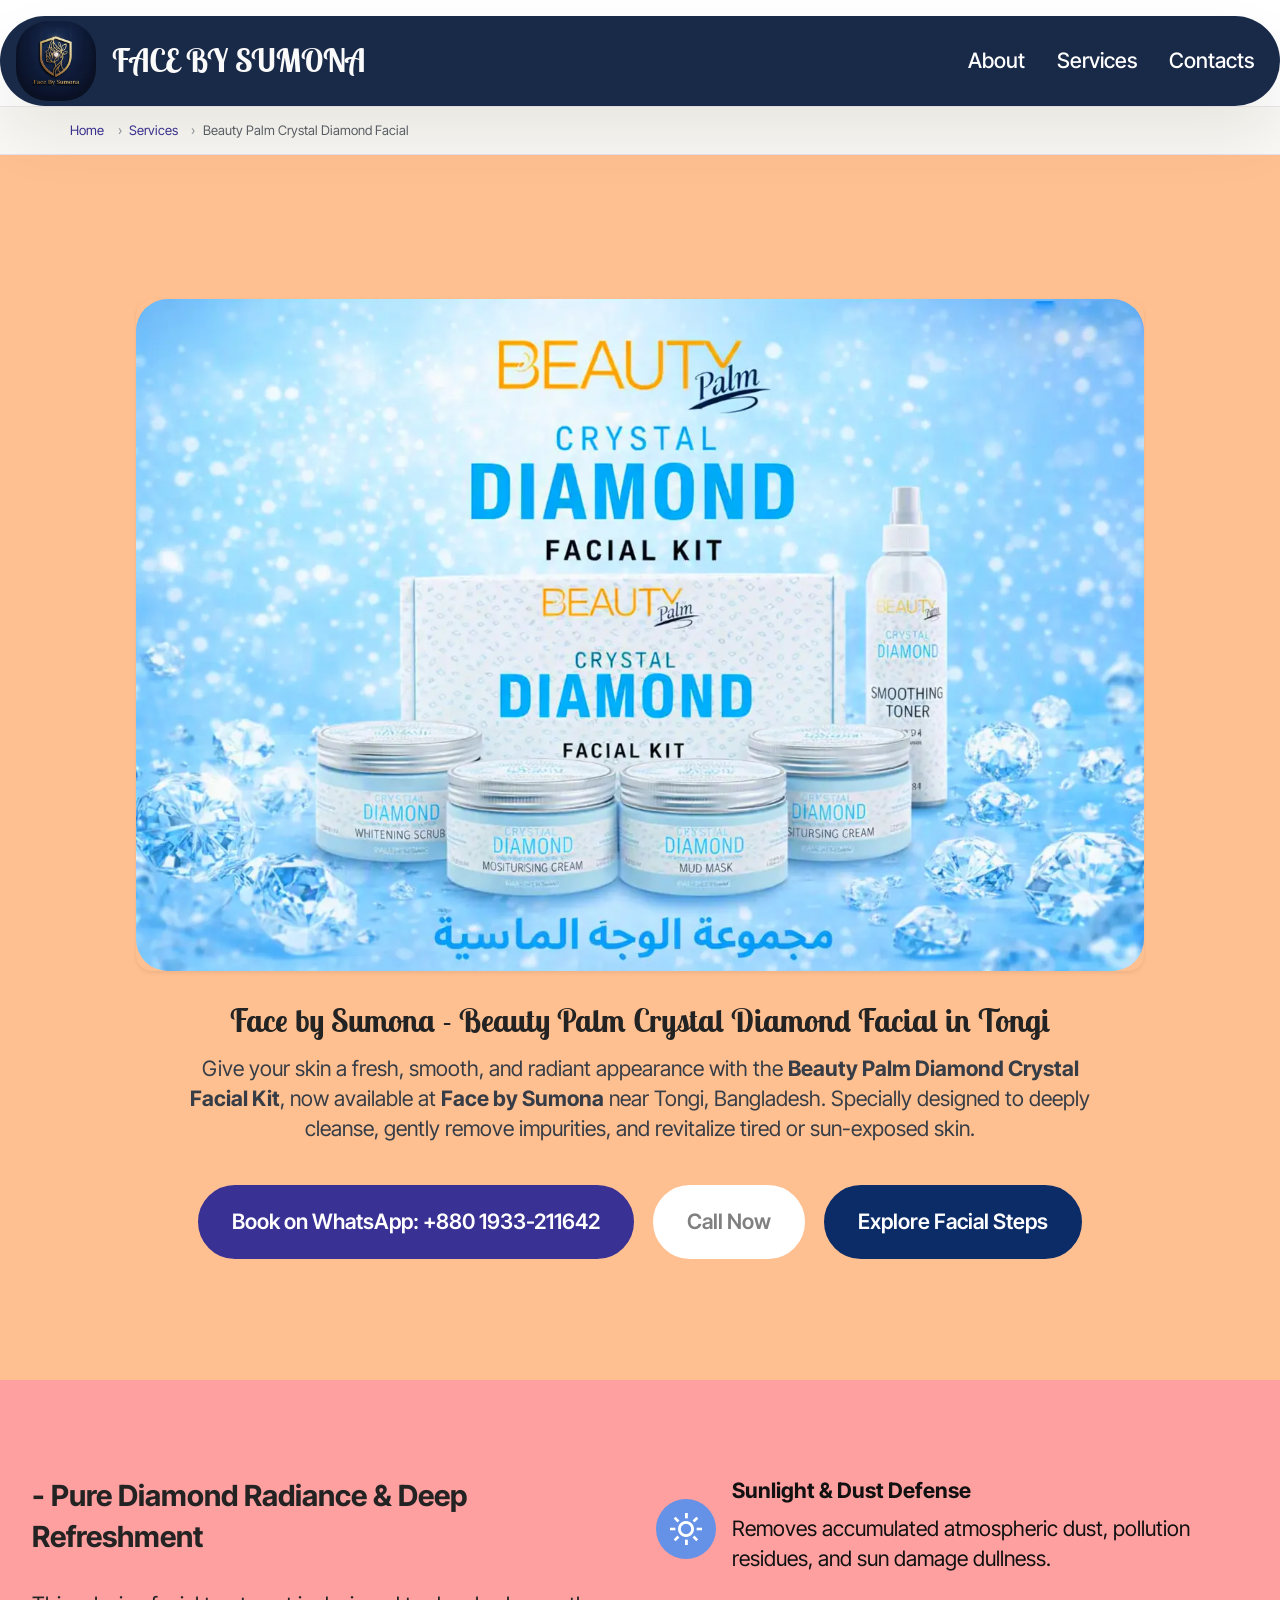
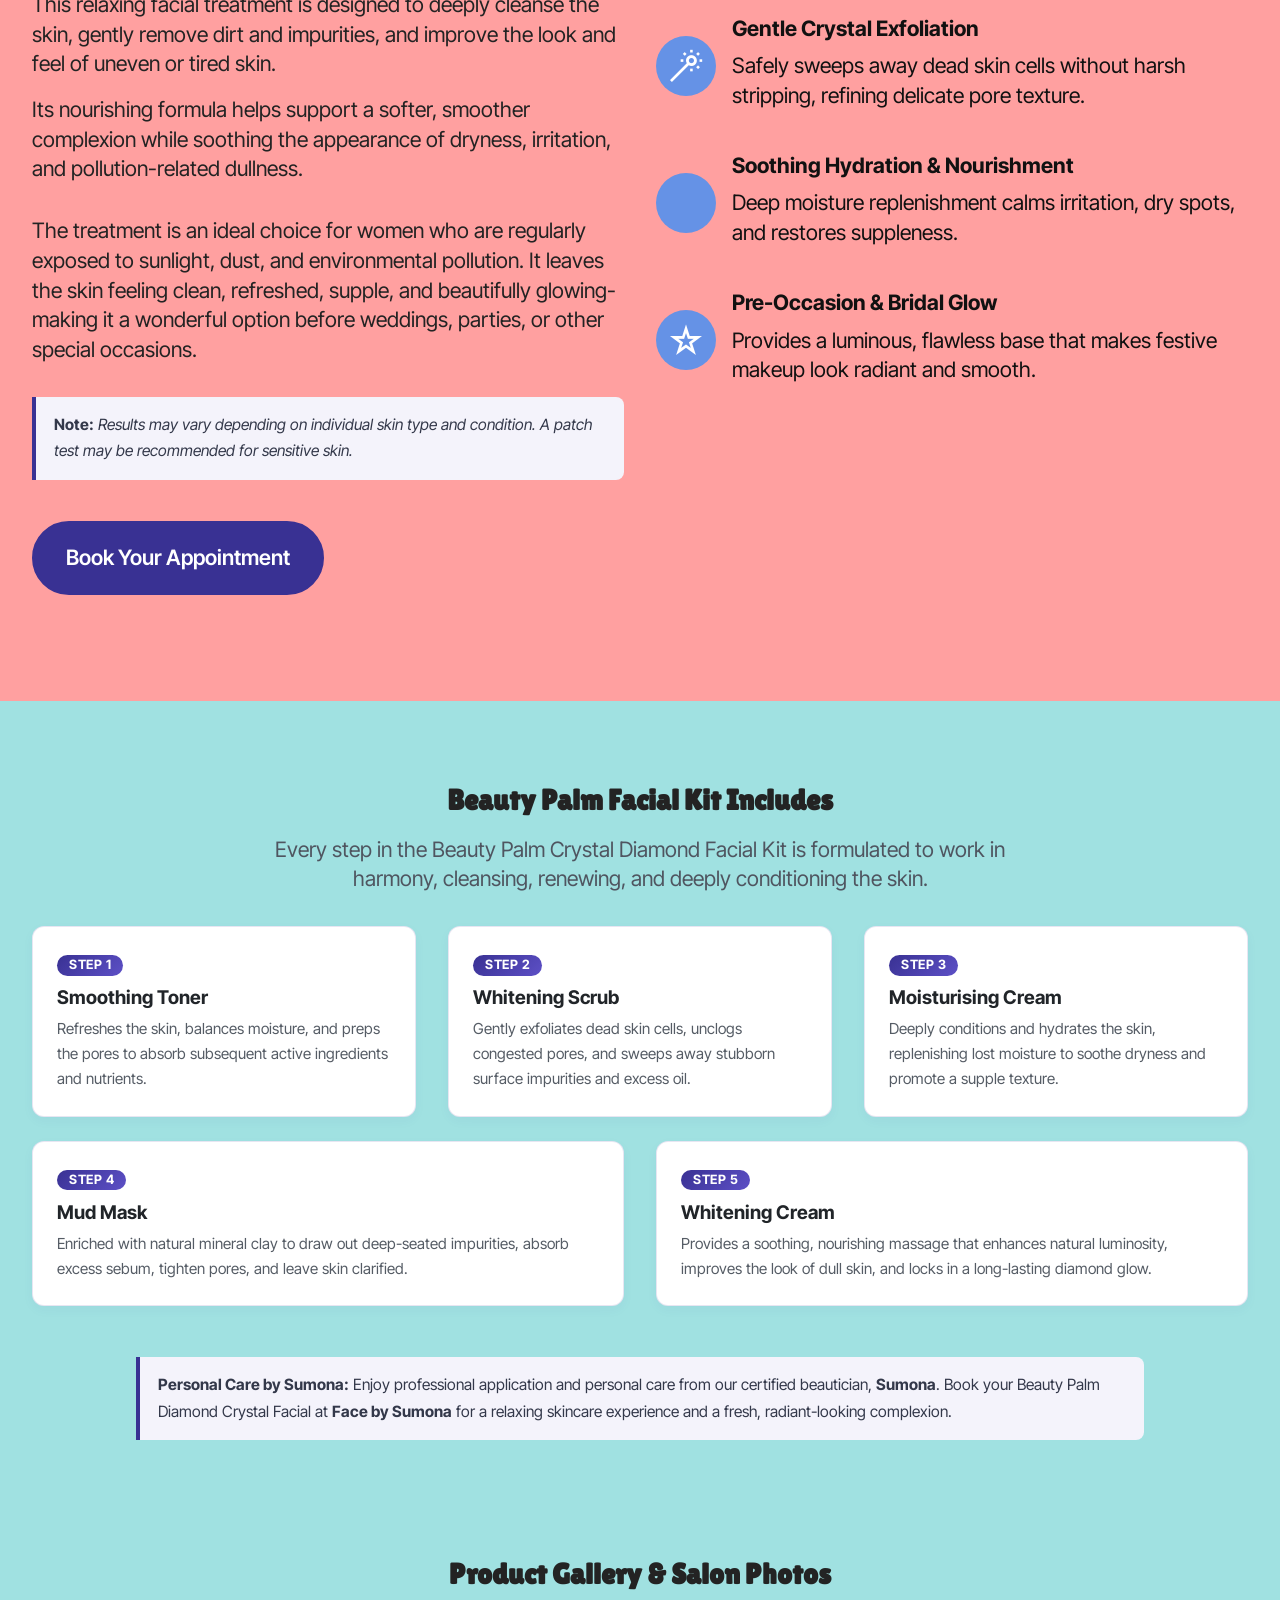
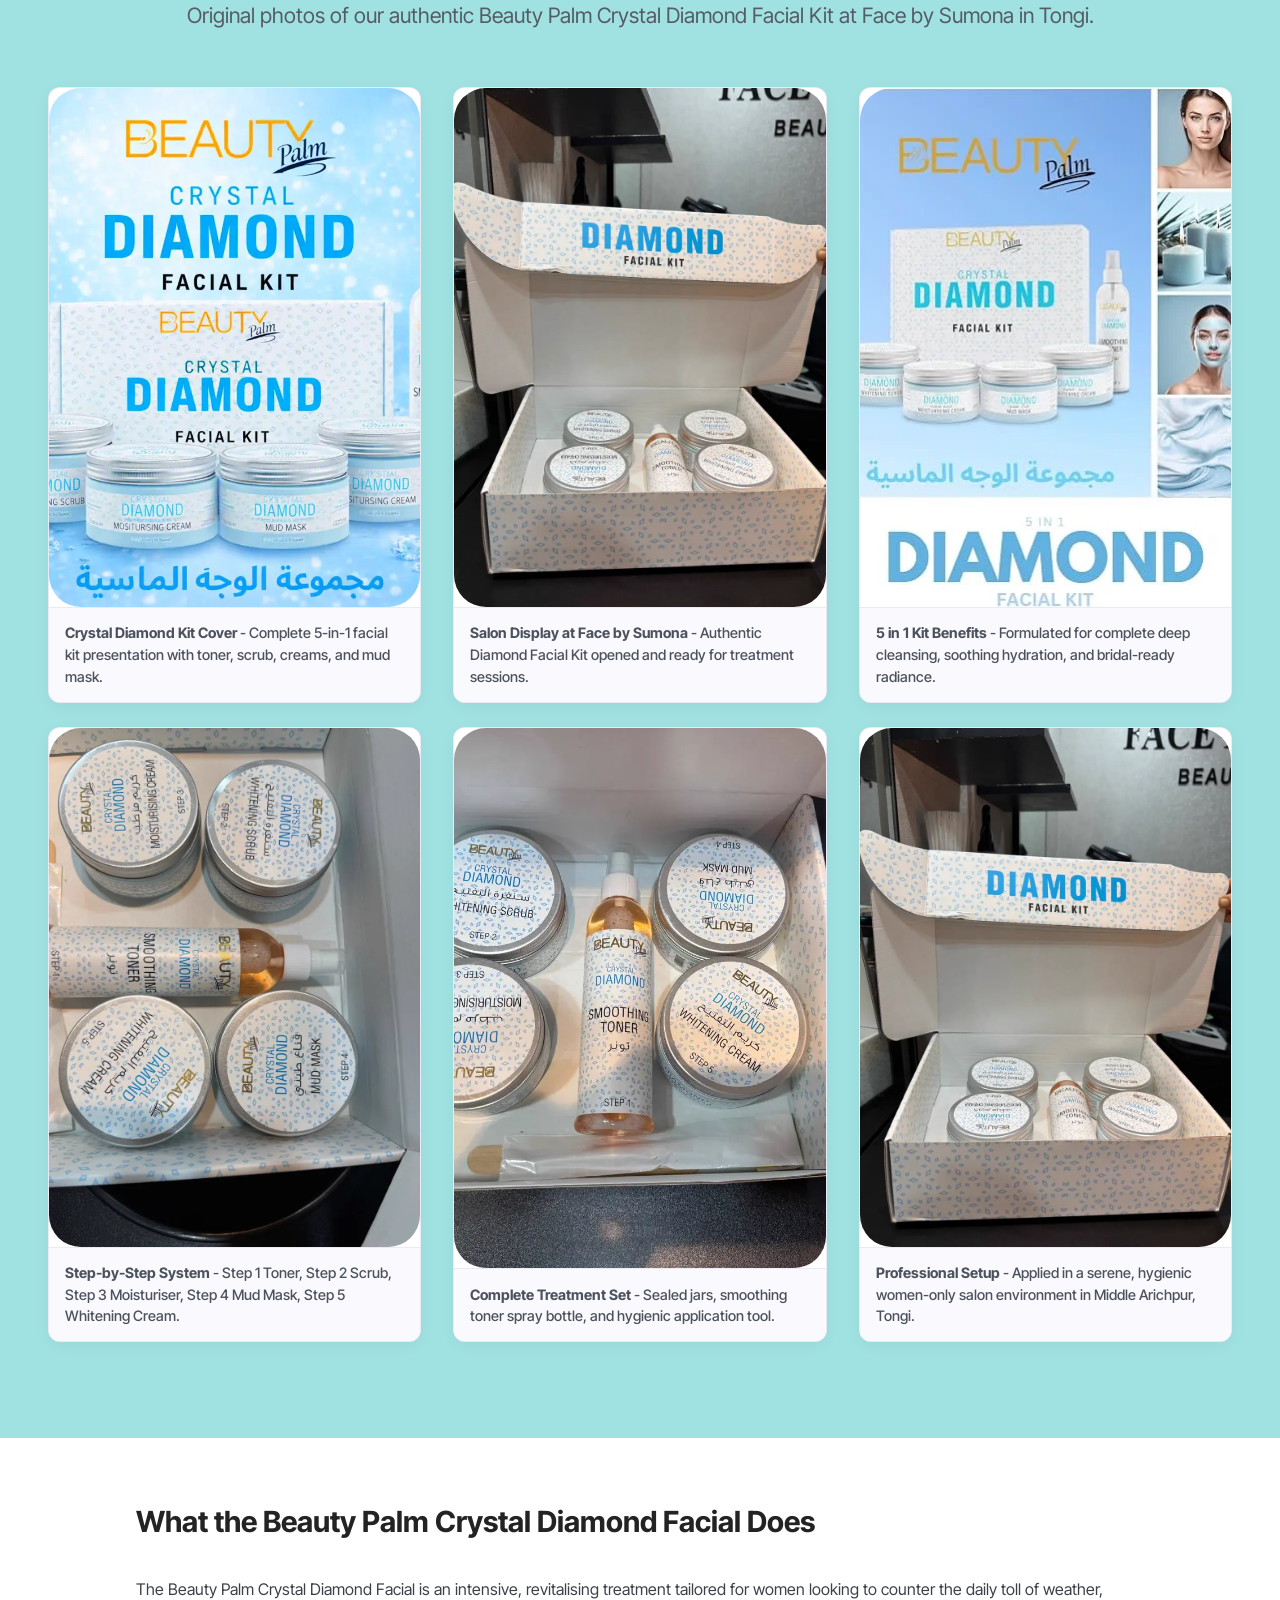
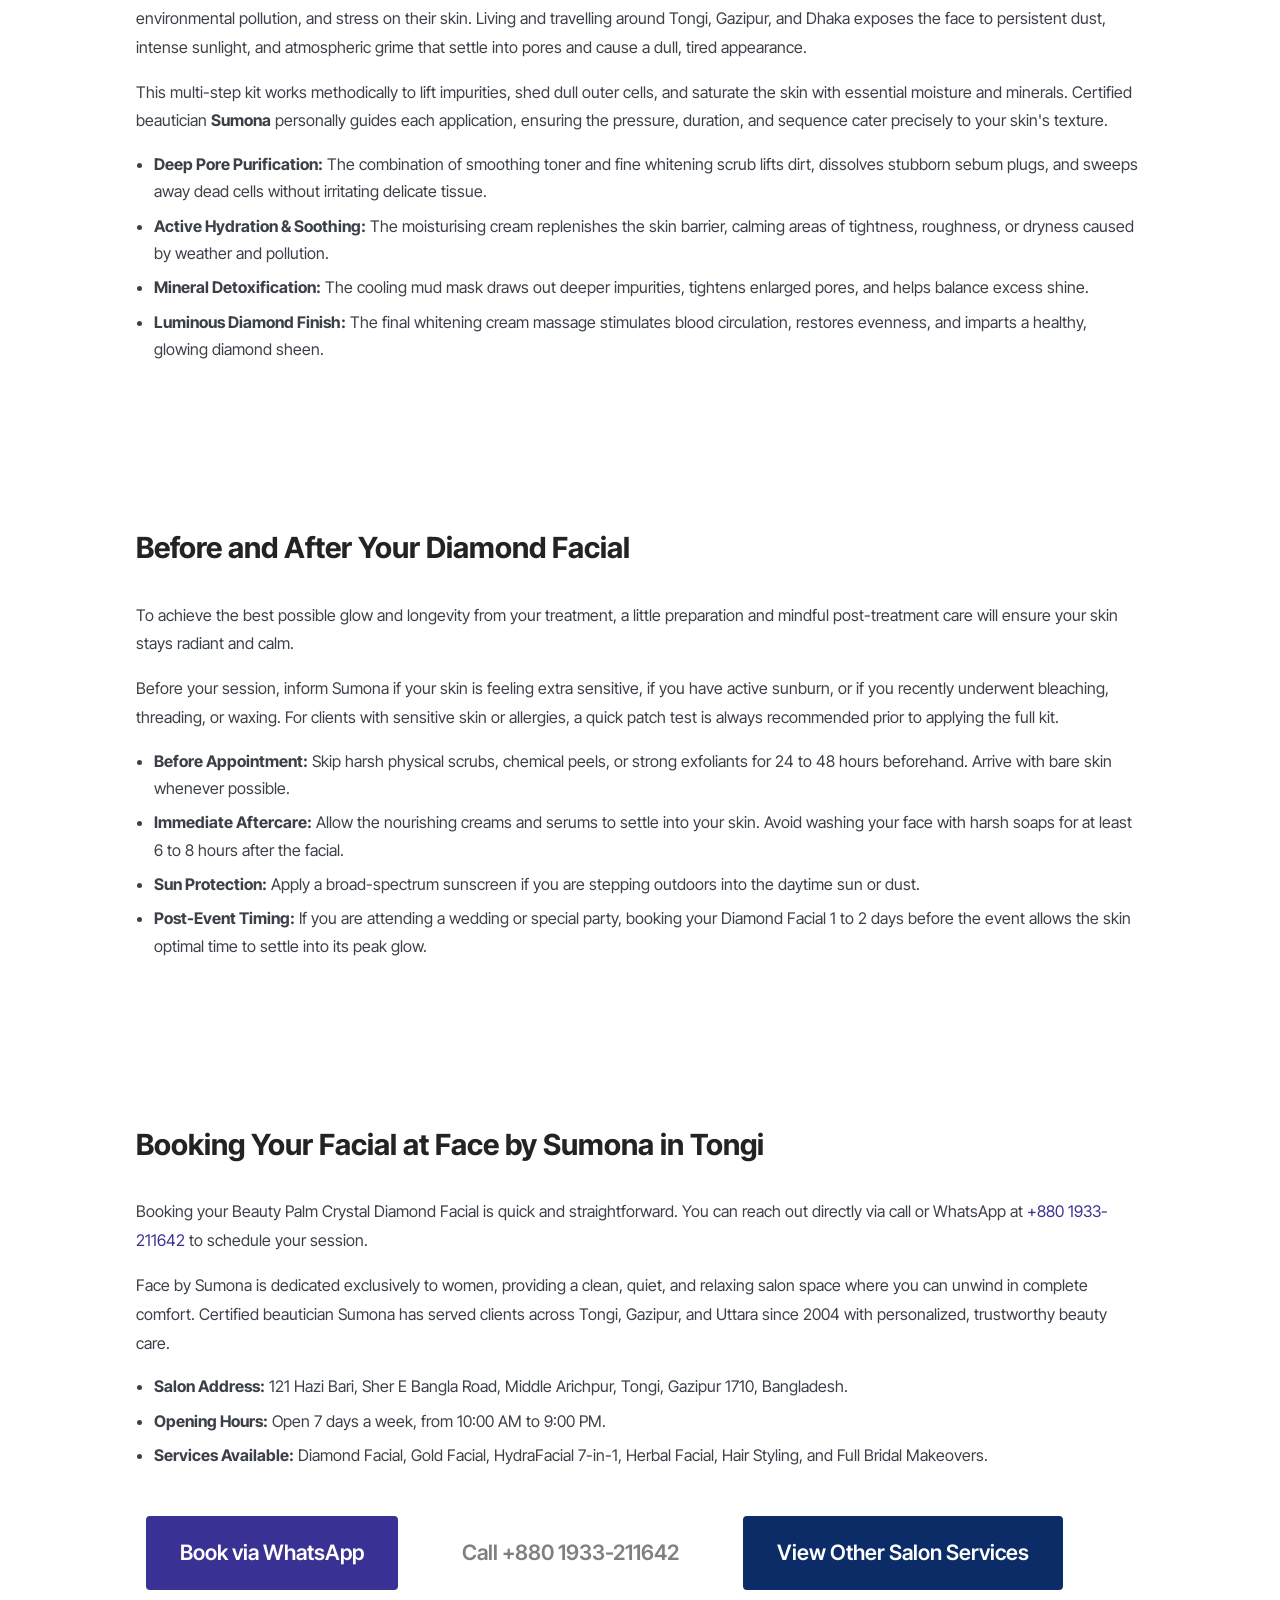
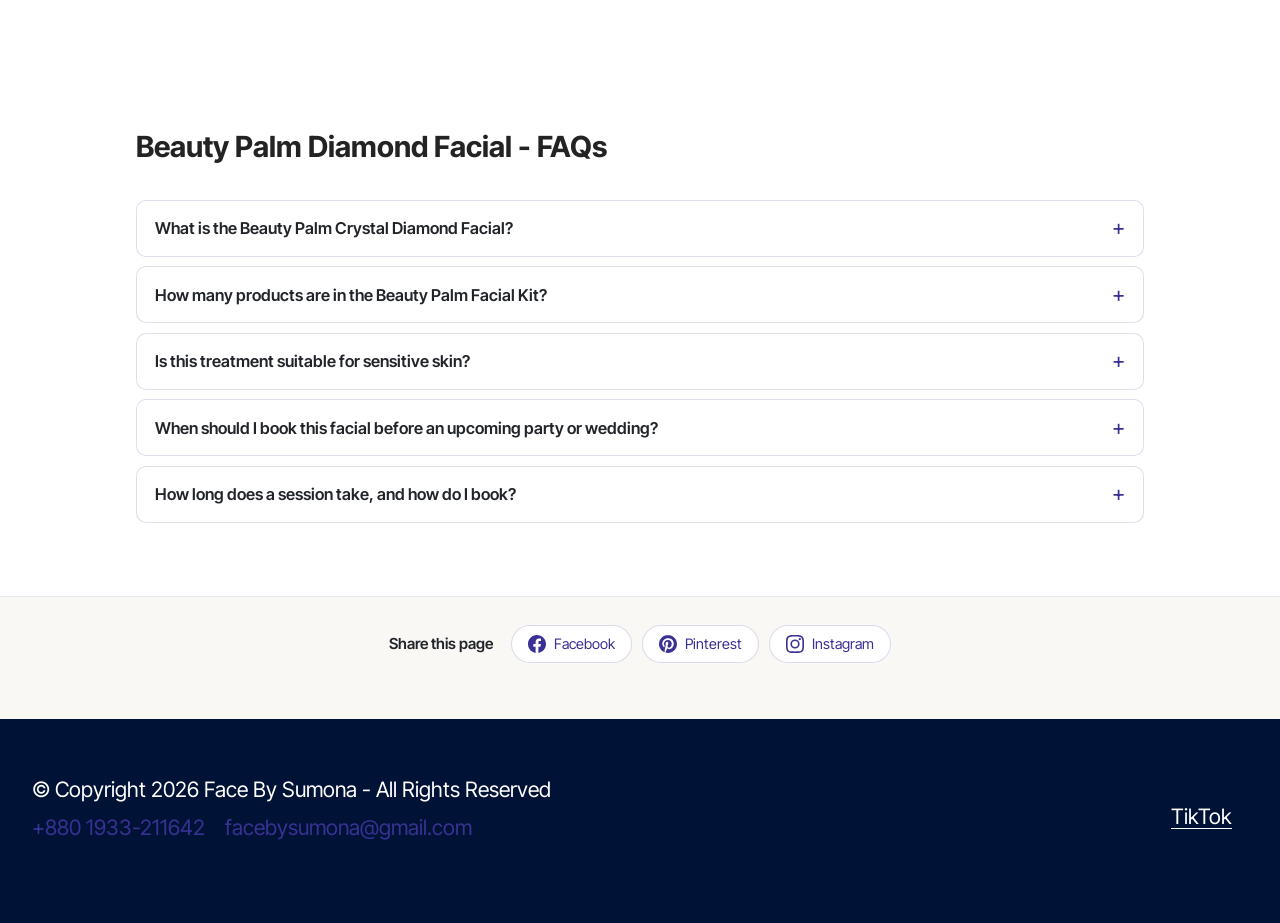
<file: beauty-palm-crystal-diamond-facial.html>
<!DOCTYPE html>
<html lang="en">
<head>
  <!-- Site made with Face by Sumona v6.1.12, https://# -->
  <meta charset="UTF-8">
  <meta http-equiv="X-UA-Compatible" content="IE=edge">
  <meta name="generator" content="Mobirise v6.1.12, #">
  <meta name="viewport" content="width=device-width, initial-scale=1, minimum-scale=1">
  <meta name="description" content="Refresh and brighten your skin with the Beauty Palm Crystal Diamond Facial at Face by Sumona in Tongi. Deeply cleanses, exfoliates, hydrates and restores radiant glow.">
  <style>
    /* --- SEO additions: breadcrumbs, FAQ accordion, owner notes --- */
    /* Any image with width/height attrs must scale proportionally; without
       this the responsive container constrains width while the attribute
       pins height, which distorts the picture. */
    img[height], img.w-100, img.d-block { height: auto; }
    /* Sits in normal flow BELOW the hero: the fixed navbar (z-index 1000) would
       otherwise paint over the top of this strip. */
    .fbs-breadcrumb { position: relative; z-index: 5;
      padding: 13px 16px 13px; background: #faf8f4;
      border-top: 1px solid rgba(57,49,147,.08);
      border-bottom: 1px solid rgba(57,49,147,.10); }
    .fbs-breadcrumb ol { list-style: none; display: flex; flex-wrap: wrap;
      gap: .4rem; margin: 0 auto; padding: 0; max-width: 1140px;
      font: 500 .82rem/1.6 "Inter Tight", system-ui, sans-serif; }
    .fbs-breadcrumb li + li::before { content: "\203A"; margin: 0 .45rem;
      color: #9aa0a6; }
    .fbs-breadcrumb a { color: #393193; text-decoration: none; }
    .fbs-breadcrumb a:hover, .fbs-breadcrumb a:focus { text-decoration: underline; }
    .fbs-breadcrumb [aria-current="page"] { color: #5c6169; }
    .fbs-faq { width: 100%; }
    .fbs-faq details { border: 1px solid rgba(57,49,147,.16); border-radius: 10px;
      margin-bottom: .6rem; background: #fff; overflow: hidden; }
    .fbs-faq summary { cursor: pointer; padding: .95rem 1.1rem; font-weight: 600;
      font-size: 1.02rem; color: #212529; list-style: none; position: relative;
      padding-right: 2.6rem; }
    .fbs-faq summary::-webkit-details-marker { display: none; }
    .fbs-faq summary::after { content: "+"; position: absolute; right: 1.1rem;
      top: 50%; transform: translateY(-50%); font-size: 1.35rem; line-height: 1;
      color: #393193; font-weight: 400; }
    .fbs-faq details[open] summary::after { content: "\2212"; }
    .fbs-faq details[open] summary { border-bottom: 1px solid rgba(57,49,147,.12); }
    .fbs-faq .fbs-answer { padding: .9rem 1.1rem; margin: 0; font-size: .97rem;
      line-height: 1.75; color: #3c4149; }
    .fbs-faq summary:focus-visible { outline: 2px solid #393193; outline-offset: 2px; }
    .fbs-prose p { font-size: 1rem; line-height: 1.8; color: #3c4149; }
    .fbs-prose h3 { font-size: 1.28rem; margin: 1.6rem 0 .6rem; color: #212529; }
    .fbs-prose ul { padding-left: 1.15rem; }
    .fbs-prose li { margin-bottom: .45rem; line-height: 1.7; color: #3c4149; }
    .fbs-note { border-left: 4px solid #393193; background: #f4f3fb;
      padding: .95rem 1.1rem; border-radius: 0 8px 8px 0; margin: 1.2rem 0;
      font-size: .97rem; line-height: 1.7; color: #33384a; }
    .fbs-cta-row { display: flex; flex-wrap: wrap; gap: .7rem; margin-top: 1.4rem; }
    /* Standard vertical rhythm for prose and content sections */
    section.content13[class*="cid-"]:not([class*="cid-vv"]) {
      padding-top: 64px; padding-bottom: 64px; }
    /* Breadcrumb now sits directly beneath the fixed navbar, so clear its height. */
    .fbs-breadcrumb-top { margin-top: 106px; }
    @media (max-width: 767px) { .fbs-breadcrumb-top { margin-top: 78px; } }

    /* Custom step cards styling */
    .fbs-step-card {
      background: #ffffff;
      border: 1px solid rgba(57,49,147,0.12);
      border-radius: 12px;
      padding: 1.5rem;
      height: 100%;
      transition: transform 0.2s ease, box-shadow 0.2s ease;
      box-shadow: 0 4px 12px rgba(57,49,147,0.04);
    }
    .fbs-step-card:hover {
      transform: translateY(-3px);
      box-shadow: 0 8px 24px rgba(57,49,147,0.08);
      border-color: rgba(57,49,147,0.25);
    }
    .fbs-step-badge {
      display: inline-block;
      background: linear-gradient(135deg, #393193 0%, #5d50c6 100%);
      color: #ffffff;
      font-weight: 700;
      font-size: 0.8rem;
      text-transform: uppercase;
      letter-spacing: 0.5px;
      padding: 4px 12px;
      border-radius: 20px;
      margin-bottom: 0.85rem;
    }
    .fbs-step-title {
      font-size: 1.18rem;
      font-weight: 700;
      color: #212529;
      margin-bottom: 0.5rem;
    }
    .fbs-step-desc {
      font-size: 0.95rem;
      color: #555c65;
      line-height: 1.65;
      margin-bottom: 0;
    }
    .fbs-gallery-card {
      border-radius: 12px;
      overflow: hidden;
      background: #ffffff;
      border: 1px solid rgba(57,49,147,0.1);
      box-shadow: 0 4px 16px rgba(0,0,0,0.04);
      margin-bottom: 1.5rem;
      height: 100%;
      display: flex;
      flex-direction: column;
    }
    .fbs-gallery-card img {
      width: 100%;
      height: auto;
      object-fit: cover;
      display: block;
      transition: transform 0.3s ease;
    }
    .fbs-gallery-card:hover img {
      transform: scale(1.02);
    }
    .fbs-gallery-caption {
      padding: 0.9rem 1rem;
      font-size: 0.9rem;
      color: #4b525d;
      line-height: 1.5;
      background: #faf9fd;
      border-top: 1px solid rgba(57,49,147,0.08);
      font-weight: 500;
      flex-grow: 1;
    }
  </style>
  <!-- ================= SEO: canonical + social + icons ================= -->
  <link rel="canonical" href="https://www.trueface.bond/beauty-palm-crystal-diamond-facial.html">
  <meta name="robots" content="index, follow, max-image-preview:large, max-snippet:-1">
  <meta name="theme-color" content="#393193">
  <link rel="icon" href="favicon.ico" sizes="any">
  <link rel="icon" type="image/svg+xml" href="assets/favicon/favicon.svg">
  <link rel="icon" type="image/png" sizes="32x32" href="assets/favicon/favicon-32x32.png">
  <link rel="icon" type="image/png" sizes="16x16" href="assets/favicon/favicon-16x16.png">
  <link rel="apple-touch-icon" sizes="180x180" href="assets/favicon/apple-touch-icon.png">
  <meta property="og:type" content="article">
  <meta property="og:site_name" content="Face by Sumona">
  <meta property="og:locale" content="en_US">
  <meta property="og:title" content="Beauty Palm Crystal Diamond Facial in Tongi | Face by Sumona">
  <meta property="og:description" content="Refresh and brighten your skin with the Beauty Palm Crystal Diamond Facial at Face by Sumona in Tongi. Deeply cleanses, exfoliates, hydrates and restores radiant glow.">
  <meta property="og:url" content="https://www.trueface.bond/beauty-palm-crystal-diamond-facial.html">
  <meta property="og:image" content="https://www.trueface.bond/assets/images/beauty-palm-crystal-diamond-facial.webp">
  <meta property="og:image:width" content="1536">
  <meta property="og:image:height" content="1024">
  <meta property="og:image:alt" content="Beauty Palm Crystal Diamond Facial Kit at Face by Sumona beauty salon in Tongi, Gazipur">
  <meta name="twitter:card" content="summary_large_image">
  <meta name="twitter:title" content="Beauty Palm Crystal Diamond Facial in Tongi | Face by Sumona">
  <meta name="twitter:description" content="Refresh and brighten your skin with the Beauty Palm Crystal Diamond Facial at Face by Sumona in Tongi. Deeply cleanses, exfoliates, hydrates and restores radiant glow.">
  <meta name="twitter:image" content="https://www.trueface.bond/assets/images/beauty-palm-crystal-diamond-facial.webp">

  <!-- ================= STRUCTURED DATA (JSON-LD) ================= -->
  <script type="application/ld+json">
{
  "@context": "https://schema.org",
  "@graph": [
    {
      "@type": "BeautySalon",
      "@id": "https://www.trueface.bond/#beautysalon",
      "name": "Face by Sumona",
      "alternateName": "Face By Sumona Beauty Salon",
      "url": "https://www.trueface.bond/",
      "logo": "https://www.trueface.bond/assets/images/ghostwriter-1789574933627.png",
      "image": [
        "https://www.trueface.bond/assets/images/img-20260916-wa0030.webp",
        "https://www.trueface.bond/assets/images/img-20260924-wa0008-1171x878.webp",
        "https://www.trueface.bond/assets/images/hydra-machine-combo-fbs-1280x960.webp",
        "https://www.trueface.bond/assets/images/beauty-palm-crystal-diamond-facial.webp"
      ],
      "description": "Face by Sumona is a beauty salon for women in Middle Arichpur, Tongi, Gazipur. Certified beautician Sumona has offered facial treatments, hair styling, makeup and bridal makeover since 2004.",
      "telephone": "+8801933211642",
      "email": "facebysumona@gmail.com",
      "foundingDate": "2004",
      "founder": {
        "@type": "Person",
        "name": "Sumona"
      },
      "address": {
        "@type": "PostalAddress",
        "streetAddress": "121 Hazi Bari, Sher E Bangla Road",
        "addressLocality": "Middle Arichpur, Tongi",
        "addressRegion": "Gazipur",
        "postalCode": "1710",
        "addressCountry": "BD"
      },
      "areaServed": [
        {
          "@type": "City",
          "name": "Tongi"
        },
        {
          "@type": "City",
          "name": "Gazipur"
        },
        {
          "@type": "City",
          "name": "Uttara"
        },
        {
          "@type": "City",
          "name": "Dhaka"
        }
      ],
      "openingHoursSpecification": [
        {
          "@type": "OpeningHoursSpecification",
          "dayOfWeek": "Monday",
          "opens": "10:00",
          "closes": "21:00"
        },
        {
          "@type": "OpeningHoursSpecification",
          "dayOfWeek": "Tuesday",
          "opens": "10:00",
          "closes": "21:00"
        },
        {
          "@type": "OpeningHoursSpecification",
          "dayOfWeek": "Wednesday",
          "opens": "10:00",
          "closes": "21:00"
        },
        {
          "@type": "OpeningHoursSpecification",
          "dayOfWeek": "Thursday",
          "opens": "10:00",
          "closes": "21:00"
        },
        {
          "@type": "OpeningHoursSpecification",
          "dayOfWeek": "Friday",
          "opens": "10:00",
          "closes": "21:00"
        },
        {
          "@type": "OpeningHoursSpecification",
          "dayOfWeek": "Saturday",
          "opens": "10:00",
          "closes": "21:00"
        },
        {
          "@type": "OpeningHoursSpecification",
          "dayOfWeek": "Sunday",
          "opens": "10:00",
          "closes": "21:00"
        }
      ],
      "currenciesAccepted": "BDT",
      "sameAs": [],
      "hasOfferCatalog": {
        "@type": "OfferCatalog",
        "name": "Beauty & Salon Services at Face by Sumona",
        "itemListElement": [
          {
            "@type": "Offer",
            "position": 1,
            "itemOffered": {
              "@type": "Service",
              "name": "Beauty Palm Crystal Diamond Facial",
              "description": "5-step crystal diamond facial kit treatment that cleanses, exfoliates, hydrates, detoxifies and illuminates the skin."
            }
          },
          {
            "@type": "Offer",
            "position": 2,
            "itemOffered": {
              "@type": "Service",
              "name": "Gold Facial (Active Plus)",
              "description": "Active Plus gold facial helps refresh and brighten the skin, giving it a soft, radiant appearance."
            }
          },
          {
            "@type": "Offer",
            "position": 3,
            "itemOffered": {
              "@type": "Service",
              "name": "HydraFacial (7-in-1)",
              "description": "HydraFacial deeply cleanses pores, removes impurities, and delivers essential nutrients directly to the skin."
            }
          }
        ]
      }
    },
    {
      "@type": "WebPage",
      "@id": "https://www.trueface.bond/beauty-palm-crystal-diamond-facial.html#webpage",
      "url": "https://www.trueface.bond/beauty-palm-crystal-diamond-facial.html",
      "name": "Beauty Palm Crystal Diamond Facial in Tongi | Face by Sumona",
      "description": "Refresh and brighten your skin with the Beauty Palm Crystal Diamond Facial at Face by Sumona in Tongi. Deeply cleanses, exfoliates, hydrates and restores radiant glow.",
      "inLanguage": "en",
      "isPartOf": {
        "@id": "https://www.trueface.bond/#website"
      },
      "about": {
        "@id": "https://www.trueface.bond/#beautysalon"
      },
      "breadcrumb": {
        "@id": "https://www.trueface.bond/beauty-palm-crystal-diamond-facial.html#breadcrumb"
      }
    },
    {
      "@type": "BreadcrumbList",
      "@id": "https://www.trueface.bond/beauty-palm-crystal-diamond-facial.html#breadcrumb",
      "itemListElement": [
        {
          "@type": "ListItem",
          "position": 1,
          "name": "Home",
          "item": "https://www.trueface.bond/"
        },
        {
          "@type": "ListItem",
          "position": 2,
          "name": "Services",
          "item": "https://www.trueface.bond/services.html"
        },
        {
          "@type": "ListItem",
          "position": 3,
          "name": "Beauty Palm Crystal Diamond Facial",
          "item": "https://www.trueface.bond/beauty-palm-crystal-diamond-facial.html"
        }
      ]
    },
    {
      "@type": "Service",
      "@id": "https://www.trueface.bond/beauty-palm-crystal-diamond-facial.html#service",
      "name": "Beauty Palm Crystal Diamond Facial in Tongi, Gazipur",
      "description": "A relaxing 5-step facial kit treatment that deeply cleanses, gently exfoliates dead skin cells, hydrates, detoxifies with a mud mask, and leaves skin with a radiant crystal diamond glow.",
      "serviceType": "Beauty Palm Crystal Diamond Facial",
      "provider": {
        "@id": "https://www.trueface.bond/#beautysalon"
      },
      "areaServed": {
        "@type": "City",
        "name": "Tongi"
      },
      "url": "https://www.trueface.bond/beauty-palm-crystal-diamond-facial.html"
    }
  ]
}
  </script>
  <script type="application/ld+json">
{
  "@context": "https://schema.org",
  "@type": "FAQPage",
  "mainEntity": [
    {
      "@type": "Question",
      "name": "What is the Beauty Palm Crystal Diamond Facial?",
      "acceptedAnswer": {
        "@type": "Answer",
        "text": "The Beauty Palm Crystal Diamond Facial is a 5-step professional skincare treatment designed to deeply cleanse, gently remove impurities, soothe pollution-related dullness, and give the complexion a smooth, radiant, diamond-like glow."
      }
    },
    {
      "@type": "Question",
      "name": "What products are included in the Beauty Palm Diamond Facial Kit?",
      "acceptedAnswer": {
        "@type": "Answer",
        "text": "The kit includes five targeted products: Step 1 Smoothing Toner, Step 2 Whitening Scrub, Step 3 Moisturising Cream, Step 4 Mud Mask, and Step 5 Whitening Cream."
      }
    },
    {
      "@type": "Question",
      "name": "Is this facial suitable for sensitive or dry skin?",
      "acceptedAnswer": {
        "@type": "Answer",
        "text": "Yes, its nourishing formula helps soothe dryness and irritation. However, results may vary depending on individual skin condition, and a patch test is recommended before treatment for clients with sensitive skin."
      }
    },
    {
      "@type": "Question",
      "name": "Why is the Crystal Diamond Facial popular before weddings and parties?",
      "acceptedAnswer": {
        "@type": "Answer",
        "text": "It leaves the skin clean, supple, and noticeably glowing without harsh irritation, making it an ideal pre-event treatment before weddings, parties, celebrations, and festive photo sessions."
      }
    },
    {
      "@type": "Question",
      "name": "How do I book a Beauty Palm Diamond Facial appointment?",
      "acceptedAnswer": {
        "@type": "Answer",
        "text": "You can call or WhatsApp Face by Sumona at +880 1933-211642. The salon is open seven days a week from 10:00 AM to 9:00 PM at 121 Hazi Bari, Sher E Bangla Road, Middle Arichpur, Tongi."
      }
    }
  ]
}
  </script>
  <!-- ================= /SEO ================= -->
  
  <title>Beauty Palm Crystal Diamond Facial in Tongi | Face by Sumona</title>
  <link rel="stylesheet" href="assets/web/assets/mobirise-icons2/mobirise2.css">
  <link rel="stylesheet" href="assets/bootstrap/css/bootstrap.min.css">
  <link rel="stylesheet" href="assets/web/assets/gdpr-plugin/gdpr-styles.css">
  <link rel="stylesheet" href="assets/dropdown/css/style.css">
  <link rel="stylesheet" href="assets/theme/css/style.css">
  <link rel="preload" href="https://fonts.googleapis.com/css?family=Lobster+Two:400,400i,700,700i&display=swap" as="style" onload="this.onload=null;this.rel='stylesheet'">
  <noscript><link rel="stylesheet" href="https://fonts.googleapis.com/css?family=Lobster+Two:400,400i,700,700i&display=swap"></noscript>
  <link rel="preload" href="https://fonts.googleapis.com/css?family=Lilita+One:400&display=swap" as="style" onload="this.onload=null;this.rel='stylesheet'">
  <noscript><link rel="stylesheet" href="https://fonts.googleapis.com/css?family=Lilita+One:400&display=swap"></noscript>
  <link rel="preload" href="https://fonts.googleapis.com/css?family=Inter+Tight:300,400,500,600,700&display=swap" as="style" onload="this.onload=null;this.rel='stylesheet'">
  <noscript><link rel="stylesheet" href="https://fonts.googleapis.com/css?family=Inter+Tight:300,400,500,600,700&display=swap"></noscript>
  <link rel="preload" as="style" href="assets/mobirise/css/mbr-additional.css?v=P8b3Ro"><link rel="stylesheet" href="assets/mobirise/css/mbr-additional.css?v=P8b3Ro" type="text/css">
<!-- Google tag (gtag.js) -->
<script async src="https://www.googletagmanager.com/gtag/js?id=G-GPD9XNZW9E"></script>
<script>
  window.dataLayer = window.dataLayer || [];
  function gtag(){dataLayer.push(arguments);}
  gtag('js', new Date());

  gtag('config', 'G-GPD9XNZW9E');
</script>
  <link rel="stylesheet" href="assets/fbs-share/share.css">
</head>
<body>
  
  <section data-bs-version="5.1" class="menu menu5 cid-vvpd3sa6Dy" once="menu" id="menu05-diamond">
	<nav class="navbar navbar-dropdown navbar-fixed-top navbar-expand-lg">
		<div class="container">
			<div class="navbar-brand">
				<span class="navbar-logo">
					<a href="index.html#top"><img src="assets/images/ghostwriter-1789574933627.png" alt="Face by Sumona logo" style="height: 5rem;" width="1024" height="1024" decoding="async"></a>
				</span>
				<span class="navbar-caption-wrap"><a class="navbar-caption new-font text-white display-1" href="https://www.trueface.bond">FACE BY SUMONA</a></span>
			</div>
			<button class="navbar-toggler" type="button" data-toggle="collapse" data-bs-toggle="collapse" data-target="#navbarSupportedContent" data-bs-target="#navbarSupportedContent" aria-controls="navbarNavAltMarkup" aria-expanded="false" aria-label="Toggle navigation">
				<div class="hamburger">
					<span></span>
					<span></span>
					<span></span>
					<span></span>
				</div>
			</button>
			<div class="collapse navbar-collapse" id="navbarSupportedContent">
				<ul class="navbar-nav nav-dropdown nav-right" data-app-modern-menu="true">
					<li class="nav-item">
						<a class="nav-link link text-secondary text-primary display-4" href="about.html">About</a>
					</li>
					<li class="nav-item">
						<a class="nav-link link text-secondary text-primary display-4" href="services.html" aria-expanded="false">Services</a>
					</li>
					<li class="nav-item">
						<a class="nav-link link text-secondary display-4" href="contact.html">Contacts</a>
					</li>
				</ul>
			</div>
		</div>
	</nav>
</section>

<nav class="fbs-breadcrumb fbs-breadcrumb-top" aria-label="Breadcrumb">
  <ol>
    <li><a href="index.html">Home</a></li>
    <li><a href="services.html">Services</a></li>
    <li><a href="beauty-palm-crystal-diamond-facial.html" aria-current="page">Beauty Palm Crystal Diamond Facial</a></li>
  </ol>
</nav>

<!-- Hero Section -->
<section data-bs-version="5.1" class="header9 cid-vvYes44a4Z" id="header9-diamond">
    <div class="text-center container">
        <div class="row justify-content-center">
            <div class="col-md-12 col-lg-10">
                <div class="image-wrap mb-4 shadow-sm" style="border-radius: 16px; overflow: hidden;">
                    <img src="assets/images/beauty-palm-crystal-diamond-facial.webp" alt="Beauty Palm Crystal Diamond Facial Kit cover with glowing diamond background at Face by Sumona" width="1536" height="1024" decoding="async">
                </div>
                <h1 class="mbr-section-title mbr-fonts-style mb-3 display-1"><strong>Face by Sumona - Beauty Palm Crystal Diamond Facial in Tongi</strong></h1>
                <p class="mbr-text mbr-fonts-style display-4" style="max-width: 920px; margin: 0 auto; color: #373d46;">
                    Give your skin a fresh, smooth, and radiant appearance with the <strong>Beauty Palm Diamond Crystal Facial Kit</strong>, now available at <strong>Face by Sumona</strong> near Tongi, Bangladesh. Specially designed to deeply cleanse, gently remove impurities, and revitalize tired or sun-exposed skin.
                </p>
                <div class="mbr-section-btn mt-4">
                    <a class="btn btn-primary display-7" href="https://wa.me/8801933211642" target="_blank" rel="noopener">Book on WhatsApp: +880 1933-211642</a>
                    <a class="btn btn-secondary display-7" href="tel:+8801933211642">Call Now</a>
                    <a class="btn btn-info display-7" href="#facial-kit-steps">Explore Facial Steps</a>
                </div>
            </div>
        </div>
    </div>
</section>

<!-- Overview & Features Section -->
<section data-bs-version="5.1" class="features13 cid-vvY9BkjYSA" id="features-diamond-overview">
    <div class="container">
        <div class="row justify-content-center">
            <div class="col-12 col-lg-6">
                <div class="card-wrapper">
                    <div class="card-box align-left">
                        <h4 class="card-title mbr-fonts-style mb-4 display-5"><strong>- Pure Diamond Radiance &amp; Deep Refreshment</strong></h4>
                        <p class="mbr-text mbr-fonts-style mb-3 display-7">
                            This relaxing facial treatment is designed to deeply cleanse the skin, gently remove dirt and impurities, and improve the look and feel of uneven or tired skin.
                        </p>
                        <p class="mbr-text mbr-fonts-style mb-4 display-7">
                            Its nourishing formula helps support a softer, smoother complexion while soothing the appearance of dryness, irritation, and pollution-related dullness.
                        </p>
                        <p class="mbr-text mbr-fonts-style mb-4 display-7">
                            The treatment is an ideal choice for women who are regularly exposed to sunlight, dust, and environmental pollution. It leaves the skin feeling clean, refreshed, supple, and beautifully glowing-making it a wonderful option before weddings, parties, or other special occasions.
                        </p>
                        <div class="fbs-note mb-4">
                            <strong>Note:</strong> <em>Results may vary depending on individual skin type and condition. A patch test may be recommended for sensitive skin.</em>
                        </div>
                        <div class="mbr-section-btn"><a class="btn btn-primary display-4" href="tel:+8801933211642">Book Your Appointment</a></div>
                    </div>
                </div>
            </div>
            <div class="col-12 col-lg-6">
                <div class="item features-without-image active mb-3">
                    <div class="item-wrapper mbr-flex">
                        <div class="icon-box">
                            <span class="mbr-iconfont mobi-mbri-sun mobi-mbri"></span>
                        </div>
                        <div class="text-box">
                            <h4 class="icon-title mbr-black mbr-fonts-style display-7"><strong>Sunlight &amp; Dust Defense</strong></h4>
                            <h5 class="icon-text mbr-black mbr-fonts-style display-4">Removes accumulated atmospheric dust, pollution residues, and sun damage dullness.</h5>
                        </div>
                    </div>
                </div>
                <div class="item features-without-image mb-3">
                    <div class="item-wrapper mbr-flex">
                        <div class="icon-box">
                            <span class="mbr-iconfont mobi-mbri-magic-stick mobi-mbri"></span>
                        </div>
                        <div class="text-box">
                            <h4 class="icon-title mbr-black mbr-fonts-style display-7"><strong>Gentle Crystal Exfoliation</strong></h4>
                            <h5 class="icon-text mbr-black mbr-fonts-style display-4">Safely sweeps away dead skin cells without harsh stripping, refining delicate pore texture.</h5>
                        </div>
                    </div>
                </div>
                <div class="item features-without-image mb-3">
                    <div class="item-wrapper mbr-flex">
                        <div class="icon-box">
                            <span class="mbr-iconfont mobi-mbri-drop mobi-mbri"></span>
                        </div>
                        <div class="text-box">
                            <h4 class="icon-title mbr-black mbr-fonts-style display-7"><strong>Soothing Hydration &amp; Nourishment</strong></h4>
                            <h5 class="icon-text mbr-black mbr-fonts-style display-4">Deep moisture replenishment calms irritation, dry spots, and restores suppleness.</h5>
                        </div>
                    </div>
                </div>
                <div class="item features-without-image mb-3">
                    <div class="item-wrapper mbr-flex">
                        <div class="icon-box">
                            <span class="mbr-iconfont mobi-mbri-star mobi-mbri"></span>
                        </div>
                        <div class="text-box">
                            <h4 class="icon-title mbr-black mbr-fonts-style display-7"><strong>Pre-Occasion &amp; Bridal Glow</strong></h4>
                            <h5 class="icon-text mbr-black mbr-fonts-style display-4">Provides a luminous, flawless base that makes festive makeup look radiant and smooth.</h5>
                        </div>
                    </div>
                </div>
            </div>
        </div>
    </div>
</section>

<!-- 5-Step Facial Kit Section -->
<section data-bs-version="5.1" class="content13 cid-vvOFAJL58Z" id="facial-kit-steps">
    <div class="container">
        <div class="row justify-content-center">
            <div class="col-md-12 col-lg-10 text-center mb-4">
                <h2 class="mbr-section-title mbr-fonts-style mb-3 display-2"><strong>Beauty Palm Facial Kit Includes</strong></h2>
                <p class="mbr-text mbr-fonts-style display-7" style="color: #4f5560; max-width: 780px; margin: 0 auto;">
                    Every step in the Beauty Palm Crystal Diamond Facial Kit is formulated to work in harmony, cleansing, renewing, and deeply conditioning the skin.
                </p>
            </div>
        </div>

        <div class="row g-4 justify-content-center">
            <!-- Step 1 -->
            <div class="col-12 col-md-6 col-lg-4">
                <div class="fbs-step-card">
                    <span class="fbs-step-badge">Step 1</span>
                    <h3 class="fbs-step-title">Smoothing Toner</h3>
                    <p class="fbs-step-desc">Refreshes the skin, balances moisture, and preps the pores to absorb subsequent active ingredients and nutrients.</p>
                </div>
            </div>

            <!-- Step 2 -->
            <div class="col-12 col-md-6 col-lg-4">
                <div class="fbs-step-card">
                    <span class="fbs-step-badge">Step 2</span>
                    <h3 class="fbs-step-title">Whitening Scrub</h3>
                    <p class="fbs-step-desc">Gently exfoliates dead skin cells, unclogs congested pores, and sweeps away stubborn surface impurities and excess oil.</p>
                </div>
            </div>

            <!-- Step 3 -->
            <div class="col-12 col-md-6 col-lg-4">
                <div class="fbs-step-card">
                    <span class="fbs-step-badge">Step 3</span>
                    <h3 class="fbs-step-title">Moisturising Cream</h3>
                    <p class="fbs-step-desc">Deeply conditions and hydrates the skin, replenishing lost moisture to soothe dryness and promote a supple texture.</p>
                </div>
            </div>

            <!-- Step 4 -->
            <div class="col-12 col-md-6 col-lg-6">
                <div class="fbs-step-card">
                    <span class="fbs-step-badge">Step 4</span>
                    <h3 class="fbs-step-title">Mud Mask</h3>
                    <p class="fbs-step-desc">Enriched with natural mineral clay to draw out deep-seated impurities, absorb excess sebum, tighten pores, and leave skin clarified.</p>
                </div>
            </div>

            <!-- Step 5 -->
            <div class="col-12 col-md-6 col-lg-6">
                <div class="fbs-step-card">
                    <span class="fbs-step-badge">Step 5</span>
                    <h3 class="fbs-step-title">Whitening Cream</h3>
                    <p class="fbs-step-desc">Provides a soothing, nourishing massage that enhances natural luminosity, improves the look of dull skin, and locks in a long-lasting diamond glow.</p>
                </div>
            </div>
        </div>

        <div class="row justify-content-center mt-4">
            <div class="col-md-12 col-lg-10">
                <div class="fbs-note">
                    <strong>Personal Care by Sumona:</strong> Enjoy professional application and personal care from our certified beautician, <strong>Sumona</strong>. Book your Beauty Palm Diamond Crystal Facial at <strong>Face by Sumona</strong> for a relaxing skincare experience and a fresh, radiant-looking complexion.
                </div>
            </div>
        </div>
    </div>
</section>

<!-- Product Photos & Salon Gallery -->
<section data-bs-version="5.1" class="gallery1 cid-vvOHT5KeHU" id="gallery-diamond-photos">
    <div class="container">
        <div class="mbr-section-head text-center mb-4">
            <h2 class="mbr-section-title mbr-fonts-style mb-2 display-2">
                <strong>Product Gallery &amp; Salon Photos</strong>
            </h2>
            <p class="mbr-text mbr-fonts-style display-7" style="color: #555c65;">
                Original photos of our authentic Beauty Palm Crystal Diamond Facial Kit at Face by Sumona in Tongi.
            </p>
        </div>
        <div class="row mt-4 g-4">
            <!-- Photo 1: Cover Image Presentation -->
            <div class="col-12 col-md-6 col-lg-4">
                <div class="fbs-gallery-card">
                    <img src="assets/images/beauty-palm-crystal-diamond-facial.webp" alt="Beauty Palm Crystal Diamond Facial Kit presentation image" width="1536" height="1024" loading="lazy" decoding="async">
                    <div class="fbs-gallery-caption">
                        <strong>Crystal Diamond Kit Cover</strong> - Complete 5-in-1 facial kit presentation with toner, scrub, creams, and mud mask.
                    </div>
                </div>
            </div>

            <!-- Photo 2: Open Box in Salon -->
            <div class="col-12 col-md-6 col-lg-4">
                <div class="fbs-gallery-card">
                    <img src="assets/images/beauty-palm-diamond-salon-box.webp" alt="Beauty Palm Diamond Facial Kit inside Face by Sumona salon" width="960" height="1280" loading="lazy" decoding="async">
                    <div class="fbs-gallery-caption">
                        <strong>Salon Display at Face by Sumona</strong> - Authentic Diamond Facial Kit opened and ready for treatment sessions.
                    </div>
                </div>
            </div>

            <!-- Photo 3: Collage & Treatment Benefits -->
            <div class="col-12 col-md-6 col-lg-4">
                <div class="fbs-gallery-card">
                    <img src="assets/images/beauty-palm-diamond-collage.webp" alt="Beauty Palm 5 in 1 Diamond Facial Kit benefits and application collage" width="425" height="518" loading="lazy" decoding="async">
                    <div class="fbs-gallery-caption">
                        <strong>5 in 1 Kit Benefits</strong> - Formulated for complete deep cleansing, soothing hydration, and bridal-ready radiance.
                    </div>
                </div>
            </div>

            <!-- Photo 4: Numbered Steps Top View -->
            <div class="col-12 col-md-6 col-lg-4">
                <div class="fbs-gallery-card">
                    <img src="assets/images/beauty-palm-diamond-steps-1.webp" alt="Numbered step-by-step jars and toner bottle of Beauty Palm Diamond Facial" width="960" height="1280" loading="lazy" decoding="async">
                    <div class="fbs-gallery-caption">
                        <strong>Step-by-Step System</strong> - Step 1 Toner, Step 2 Scrub, Step 3 Moisturiser, Step 4 Mud Mask, Step 5 Whitening Cream.
                    </div>
                </div>
            </div>

            <!-- Photo 5: Full Box Flatlay -->
            <div class="col-12 col-md-6 col-lg-4">
                <div class="fbs-gallery-card">
                    <img src="assets/images/beauty-palm-diamond-kit-top-5.webp" alt="Overhead flatlay of Beauty Palm Crystal Diamond facial kit in box with applicator" width="1280" height="960" loading="lazy" decoding="async">
                    <div class="fbs-gallery-caption">
                        <strong>Complete Treatment Set</strong> - Sealed jars, smoothing toner spray bottle, and hygienic application tool.
                    </div>
                </div>
            </div>

            <!-- Photo 6: Salon Treatment Perspective -->
            <div class="col-12 col-md-6 col-lg-4">
                <div class="fbs-gallery-card">
                    <img src="assets/images/beauty-palm-diamond-salon-angle-6.webp" alt="Beauty Palm Crystal Diamond Facial Kit on salon dressing table at Face by Sumona" width="960" height="1280" loading="lazy" decoding="async">
                    <div class="fbs-gallery-caption">
                        <strong>Professional Setup</strong> - Applied in a serene, hygienic women-only salon environment in Middle Arichpur, Tongi.
                    </div>
                </div>
            </div>
        </div>
    </div>
</section>

<!-- In-Depth Prose: Treatment Guide -->
<section data-bs-version="5.1" class="content13 cid-what-the-diamond-facial-does" id="what-the-diamond-facial-does">
  <div class="container">
    <div class="row justify-content-center">
      <div class="col-md-12 col-lg-10">
        <h2 class="mbr-section-title mbr-fonts-style mb-4 display-5"><strong>What the Beauty Palm Crystal Diamond Facial Does</strong></h2>
        <div class="fbs-prose">
          <p>The Beauty Palm Crystal Diamond Facial is an intensive, revitalising treatment tailored for women looking to counter the daily toll of weather, environmental pollution, and stress on their skin. Living and travelling around Tongi, Gazipur, and Dhaka exposes the face to persistent dust, intense sunlight, and atmospheric grime that settle into pores and cause a dull, tired appearance.</p>
          <p>This multi-step kit works methodically to lift impurities, shed dull outer cells, and saturate the skin with essential moisture and minerals. Certified beautician <strong>Sumona</strong> personally guides each application, ensuring the pressure, duration, and sequence cater precisely to your skin's texture.</p>
          <ul>
            <li><strong>Deep Pore Purification:</strong> The combination of smoothing toner and fine whitening scrub lifts dirt, dissolves stubborn sebum plugs, and sweeps away dead cells without irritating delicate tissue.</li>
            <li><strong>Active Hydration &amp; Soothing:</strong> The moisturising cream replenishes the skin barrier, calming areas of tightness, roughness, or dryness caused by weather and pollution.</li>
            <li><strong>Mineral Detoxification:</strong> The cooling mud mask draws out deeper impurities, tightens enlarged pores, and helps balance excess shine.</li>
            <li><strong>Luminous Diamond Finish:</strong> The final whitening cream massage stimulates blood circulation, restores evenness, and imparts a healthy, glowing diamond sheen.</li>
          </ul>
        </div>
      </div>
    </div>
  </div>
</section>

<!-- In-Depth Prose: Before and After Care -->
<section data-bs-version="5.1" class="content13 cid-before-and-after-diamond" id="before-and-after-diamond">
  <div class="container">
    <div class="row justify-content-center">
      <div class="col-md-12 col-lg-10">
        <h2 class="mbr-section-title mbr-fonts-style mb-4 display-5"><strong>Before and After Your Diamond Facial</strong></h2>
        <div class="fbs-prose">
          <p>To achieve the best possible glow and longevity from your treatment, a little preparation and mindful post-treatment care will ensure your skin stays radiant and calm.</p>
          <p>Before your session, inform Sumona if your skin is feeling extra sensitive, if you have active sunburn, or if you recently underwent bleaching, threading, or waxing. For clients with sensitive skin or allergies, a quick patch test is always recommended prior to applying the full kit.</p>
          <ul>
            <li><strong>Before Appointment:</strong> Skip harsh physical scrubs, chemical peels, or strong exfoliants for 24 to 48 hours beforehand. Arrive with bare skin whenever possible.</li>
            <li><strong>Immediate Aftercare:</strong> Allow the nourishing creams and serums to settle into your skin. Avoid washing your face with harsh soaps for at least 6 to 8 hours after the facial.</li>
            <li><strong>Sun Protection:</strong> Apply a broad-spectrum sunscreen if you are stepping outdoors into the daytime sun or dust.</li>
            <li><strong>Post-Event Timing:</strong> If you are attending a wedding or special party, booking your Diamond Facial 1 to 2 days before the event allows the skin optimal time to settle into its peak glow.</li>
          </ul>
        </div>
      </div>
    </div>
  </div>
</section>

<!-- In-Depth Prose: Booking Information -->
<section data-bs-version="5.1" class="content13 cid-booking-diamond-facial" id="booking-diamond-facial">
  <div class="container">
    <div class="row justify-content-center">
      <div class="col-md-12 col-lg-10">
        <h2 class="mbr-section-title mbr-fonts-style mb-4 display-5"><strong>Booking Your Facial at Face by Sumona in Tongi</strong></h2>
        <div class="fbs-prose">
          <p>Booking your Beauty Palm Crystal Diamond Facial is quick and straightforward. You can reach out directly via call or WhatsApp at <a href="tel:+8801933211642">+880 1933-211642</a> to schedule your session.</p>
          <p>Face by Sumona is dedicated exclusively to women, providing a clean, quiet, and relaxing salon space where you can unwind in complete comfort. Certified beautician Sumona has served clients across Tongi, Gazipur, and Uttara since 2004 with personalized, trustworthy beauty care.</p>
          <ul>
            <li><strong>Salon Address:</strong> 121 Hazi Bari, Sher E Bangla Road, Middle Arichpur, Tongi, Gazipur 1710, Bangladesh.</li>
            <li><strong>Opening Hours:</strong> Open 7 days a week, from 10:00 AM to 9:00 PM.</li>
            <li><strong>Services Available:</strong> Diamond Facial, Gold Facial, HydraFacial 7-in-1, Herbal Facial, Hair Styling, and Full Bridal Makeovers.</li>
          </ul>
          <div class="fbs-cta-row">
            <a class="btn btn-primary display-7" href="https://wa.me/8801933211642" target="_blank" rel="noopener">Book via WhatsApp</a>
            <a class="btn btn-secondary display-7" href="tel:+8801933211642">Call +880 1933-211642</a>
            <a class="btn btn-info display-7" href="services.html">View Other Salon Services</a>
          </div>
        </div>
      </div>
    </div>
  </div>
</section>

<!-- FAQ Accordion Section -->
<section data-bs-version="5.1" class="content13 cid-faq-diamond" id="faq-diamond">
  <div class="container">
    <div class="row justify-content-center">
      <div class="col-md-12 col-lg-10">
        <h2 class="mbr-section-title mbr-fonts-style mb-4 display-5"><strong>Beauty Palm Diamond Facial - FAQs</strong></h2>
      </div>
    </div>
    <div class="row justify-content-center">
      <div class="col-md-12 col-lg-10">
        <div class="fbs-faq">
          <details>
            <summary>What is the Beauty Palm Crystal Diamond Facial?</summary>
            <p class="fbs-answer">It is an advanced 5-step facial kit treatment that combines a smoothing toner, whitening scrub, moisturising cream, mineral mud mask, and whitening cream to deeply cleanse, hydrate, detoxify, and illuminate tired or dull skin.</p>
          </details>
          <details>
            <summary>How many products are in the Beauty Palm Facial Kit?</summary>
            <p class="fbs-answer">The kit includes five sequential products: Step 1 Smoothing Toner, Step 2 Whitening Scrub, Step 3 Moisturising Cream, Step 4 Mud Mask, and Step 5 Whitening Cream, alongside a dedicated application tool.</p>
          </details>
          <details>
            <summary>Is this treatment suitable for sensitive skin?</summary>
            <p class="fbs-answer">The Beauty Palm Diamond formula is designed to be gentle and soothing. However, because skin types vary, certified beautician Sumona evaluates your skin first and can conduct a patch test for sensitive skin before proceeding.</p>
          </details>
          <details>
            <summary>When should I book this facial before an upcoming party or wedding?</summary>
            <p class="fbs-answer">We recommend booking your facial 1 to 2 days before your wedding, reception, or party. This gives the skin time to absorb the nourishing treatments, calm down completely, and show its most radiant glow on the day of the event.</p>
          </details>
          <details>
            <summary>How long does a session take, and how do I book?</summary>
            <p class="fbs-answer">A session typically takes approximately 45 to 60 minutes. To book your appointment, call or WhatsApp Sumona at +880 1933-211642. The salon is open 7 days a week, 10:00 AM to 9:00 PM.</p>
          </details>
        </div>
      </div>
    </div>
  </div>
</section>

<!-- Footer Section (standardized across all pages) -->
<!-- Share this page -->
<section class="fbs-share" aria-label="Share this page">
  <div class="fbs-share-inner">
    <span class="fbs-share-label">Share this page</span>
    <div class="fbs-share-btns">
      <a class="fbs-share-btn fbs-share-fb" href="#" target="_blank" rel="noopener" aria-label="Share on Facebook">
        <svg viewBox="0 0 24 24" aria-hidden="true"><path d="M24 12.073c0-6.627-5.373-12-12-12s-12 5.373-12 12c0 5.99 4.388 10.954 10.125 11.854v-8.385H7.078v-3.47h3.047V9.43c0-3.007 1.792-4.669 4.533-4.669 1.312 0 2.686.235 2.686.235v2.953H15.83c-1.491 0-1.956.925-1.956 1.874v2.25h3.328l-.532 3.47h-2.796v8.385C19.612 23.027 24 18.062 24 12.073z"/></svg>
        <span>Facebook</span>
      </a>
      <a class="fbs-share-btn fbs-share-pin" href="#" target="_blank" rel="noopener" aria-label="Save to Pinterest">
        <svg viewBox="0 0 24 24" aria-hidden="true"><path d="M12.017 0C5.396 0 .029 5.367.029 11.987c0 5.079 3.158 9.417 7.618 11.162-.105-.949-.199-2.403.041-3.439.219-.937 1.406-5.957 1.406-5.957s-.359-.72-.359-1.781c0-1.663.967-2.911 2.168-2.911 1.024 0 1.518.769 1.518 1.688 0 1.029-.653 2.567-.992 3.992-.285 1.193.6 2.165 1.775 2.165 2.128 0 3.768-2.245 3.768-5.487 0-2.861-2.063-4.869-5.008-4.869-3.41 0-5.409 2.562-5.409 5.199 0 1.033.394 2.143.889 2.741.099.12.112.225.085.345-.09.375-.293 1.199-.334 1.363-.053.225-.172.271-.401.165-1.495-.69-2.433-2.878-2.433-4.646 0-3.776 2.748-7.252 7.92-7.252 4.158 0 7.392 2.967 7.392 6.923 0 4.135-2.607 7.462-6.233 7.462-1.214 0-2.354-.629-2.758-1.379l-.749 2.848c-.269 1.045-1.004 2.352-1.498 3.146 1.123.345 2.306.535 3.55.535 6.607 0 11.985-5.365 11.985-11.987C23.97 5.39 18.592.026 11.985.026z"/></svg>
        <span>Pinterest</span>
      </a>
      <button type="button" class="fbs-share-btn fbs-share-ig" aria-label="Share on Instagram">
        <svg viewBox="0 0 24 24" aria-hidden="true"><path d="M12 2.163c3.204 0 3.584.012 4.85.07 3.252.148 4.771 1.691 4.919 4.919.058 1.265.069 1.645.069 4.849 0 3.205-.012 3.584-.069 4.849-.149 3.225-1.664 4.771-4.919 4.919-1.266.058-1.644.07-4.85.07-3.204 0-3.584-.012-4.849-.07-3.26-.149-4.771-1.699-4.919-4.92-.058-1.265-.07-1.644-.07-4.849 0-3.204.013-3.583.07-4.849.149-3.227 1.664-4.771 4.919-4.919 1.266-.057 1.645-.069 4.849-.069zM12 0C8.741 0 8.333.014 7.053.072 2.695.272.273 2.69.073 7.052.014 8.333 0 8.741 0 12c0 3.259.014 3.668.072 4.948.2 4.358 2.618 6.78 6.98 6.98C8.333 23.986 8.741 24 12 24c3.259 0 3.668-.014 4.948-.072 4.354-.2 6.782-2.618 6.979-6.98.059-1.28.073-1.689.073-4.948 0-3.259-.014-3.667-.072-4.947-.196-4.354-2.617-6.78-6.979-6.98C15.668.014 15.259 0 12 0zm0 5.838a6.162 6.162 0 100 12.324 6.162 6.162 0 000-12.324zM12 16a4 4 0 110-8 4 4 0 010 8zm6.406-11.845a1.44 1.44 0 100 2.881 1.44 1.44 0 000-2.881z"/></svg>
        <span>Instagram</span>
      </button>
    </div>
    <p class="fbs-share-status" role="status" aria-live="polite"></p>
  </div>
</section>
<script src="assets/fbs-share/share.js" defer></script>

<section data-bs-version="5.1" class="footer2 cid-vw6yy9fiZ1" once="footers" id="footer02-diamond">
    <div class="container">
        <div class="row">
            <div class="col-12 col-lg-6 center mt-2 mb-3">
                <p class="mbr-fonts-style copyright mb-0 display-7">
                    © Copyright 2026 Face By Sumona - All Rights Reserved
                </p>
                <p class="mbr-fonts-style display-7" style="margin-top:.5rem">
                    <a href="tel:+8801933211642">+880 1933-211642</a> &nbsp;&nbsp;
                    <a href="mailto:facebysumona@gmail.com">facebysumona@gmail.com</a>
                </p>
            </div>
            <div class="col-12 col-lg-6 center">
                <div class="row-links mt-2 mb-3">
                    <ul class="row-links-soc">
                        <li class="row-links-soc-item mbr-fonts-style display-7">
                            <a href="https://www.tiktok.com/@sumonaislam408" class="text-secondary text-primary">TikTok</a>
                        </li>
                    </ul>
                </div>
            </div>
        </div>
    </div>
</section>

<input name="cookieData" type="hidden" data-cookie-cookiesalerttype="false" data-cookie-customdialogselector="null" data-cookie-colortext="#424a4d" data-cookie-colorbg="rgb(255, 255, 255)" data-cookie-opacityoverlay="0" data-cookie-bgopacity="100" data-cookie-textbutton="GOT IT" data-cookie-rejecttext="REJECT" data-cookie-colorbutton="#393193" data-cookie-rejectcolor="#ffffff" data-cookie-colorlink="#424a4d" data-cookie-underlinelink="true" data-cookie-text="We use cookies to give you the best experience.">
<script src="assets/bootstrap/js/bootstrap.bundle.min.js"></script>
  <script src="assets/smoothscroll/smooth-scroll.js"></script>
  <script src="assets/dropdown/js/navbar-dropdown.js"></script>
  <script src="assets/theme/js/script.js"></script>
</body>
</html>
</file>
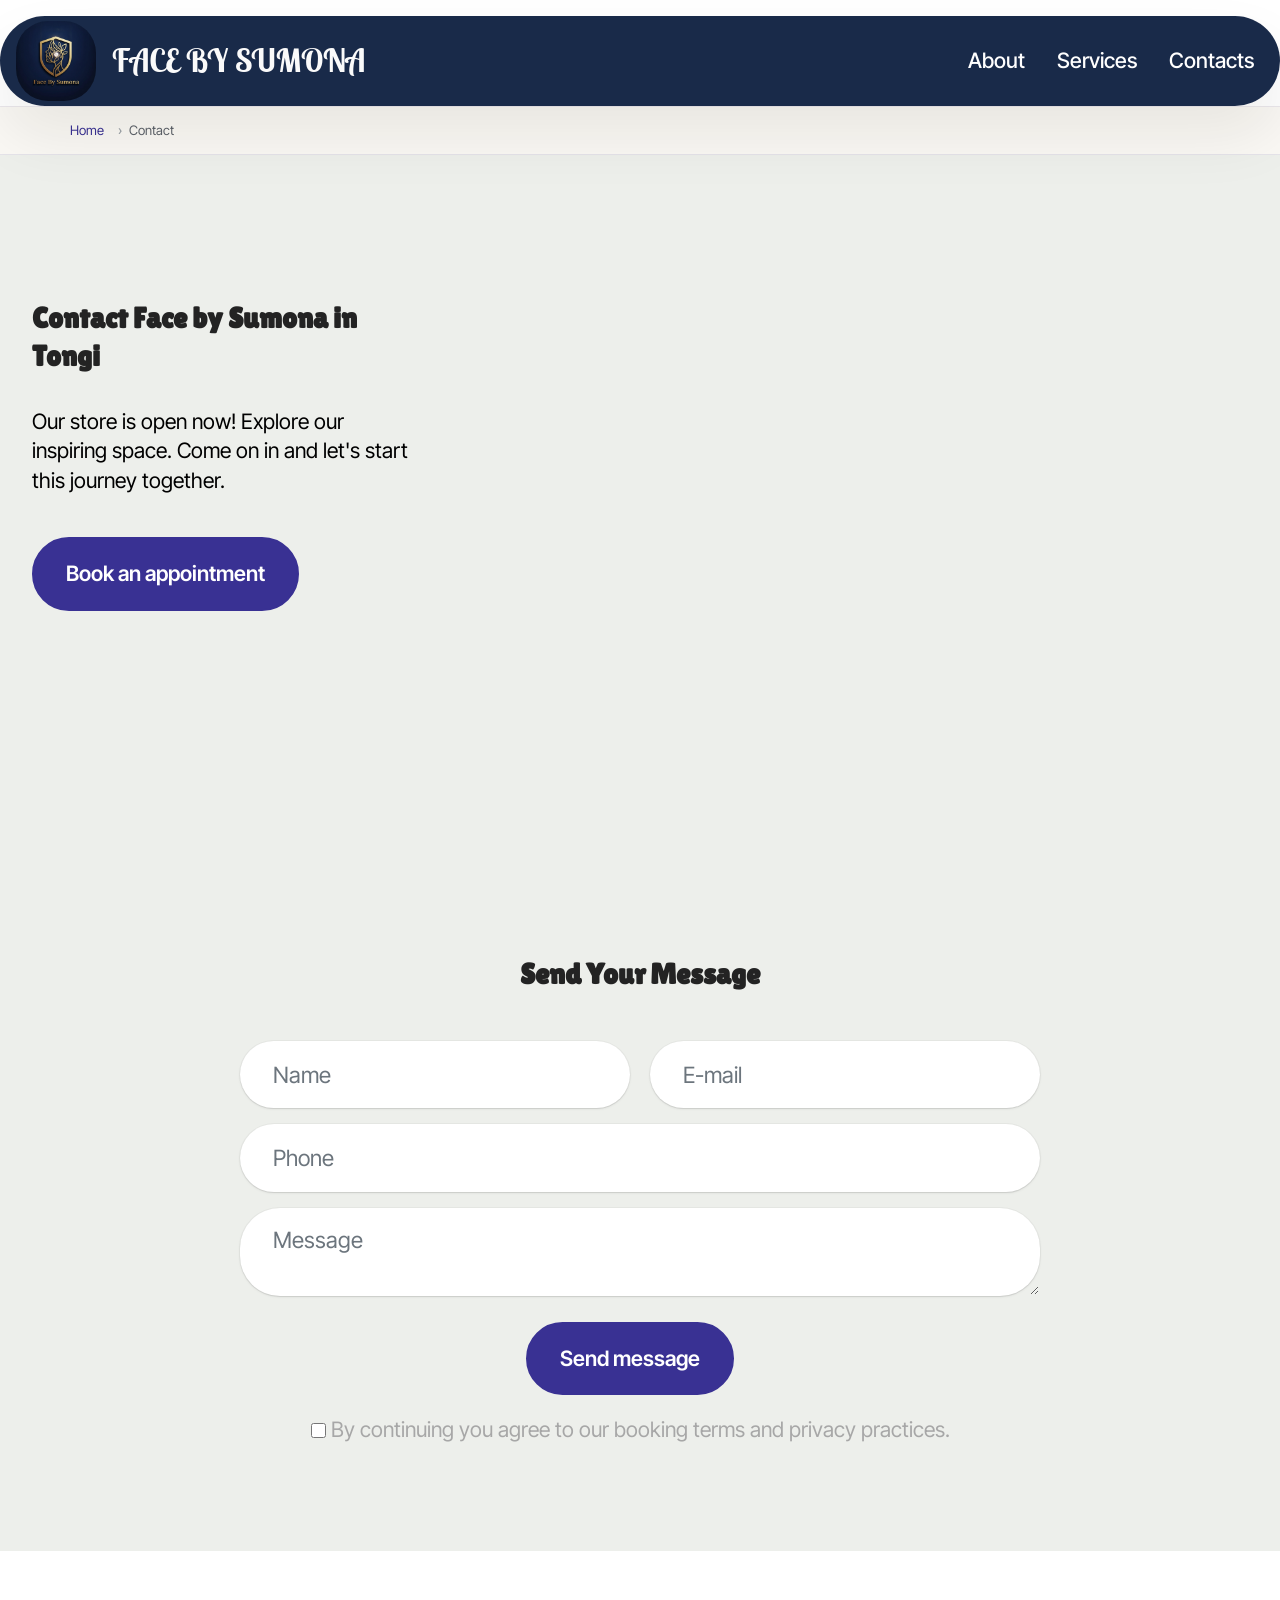
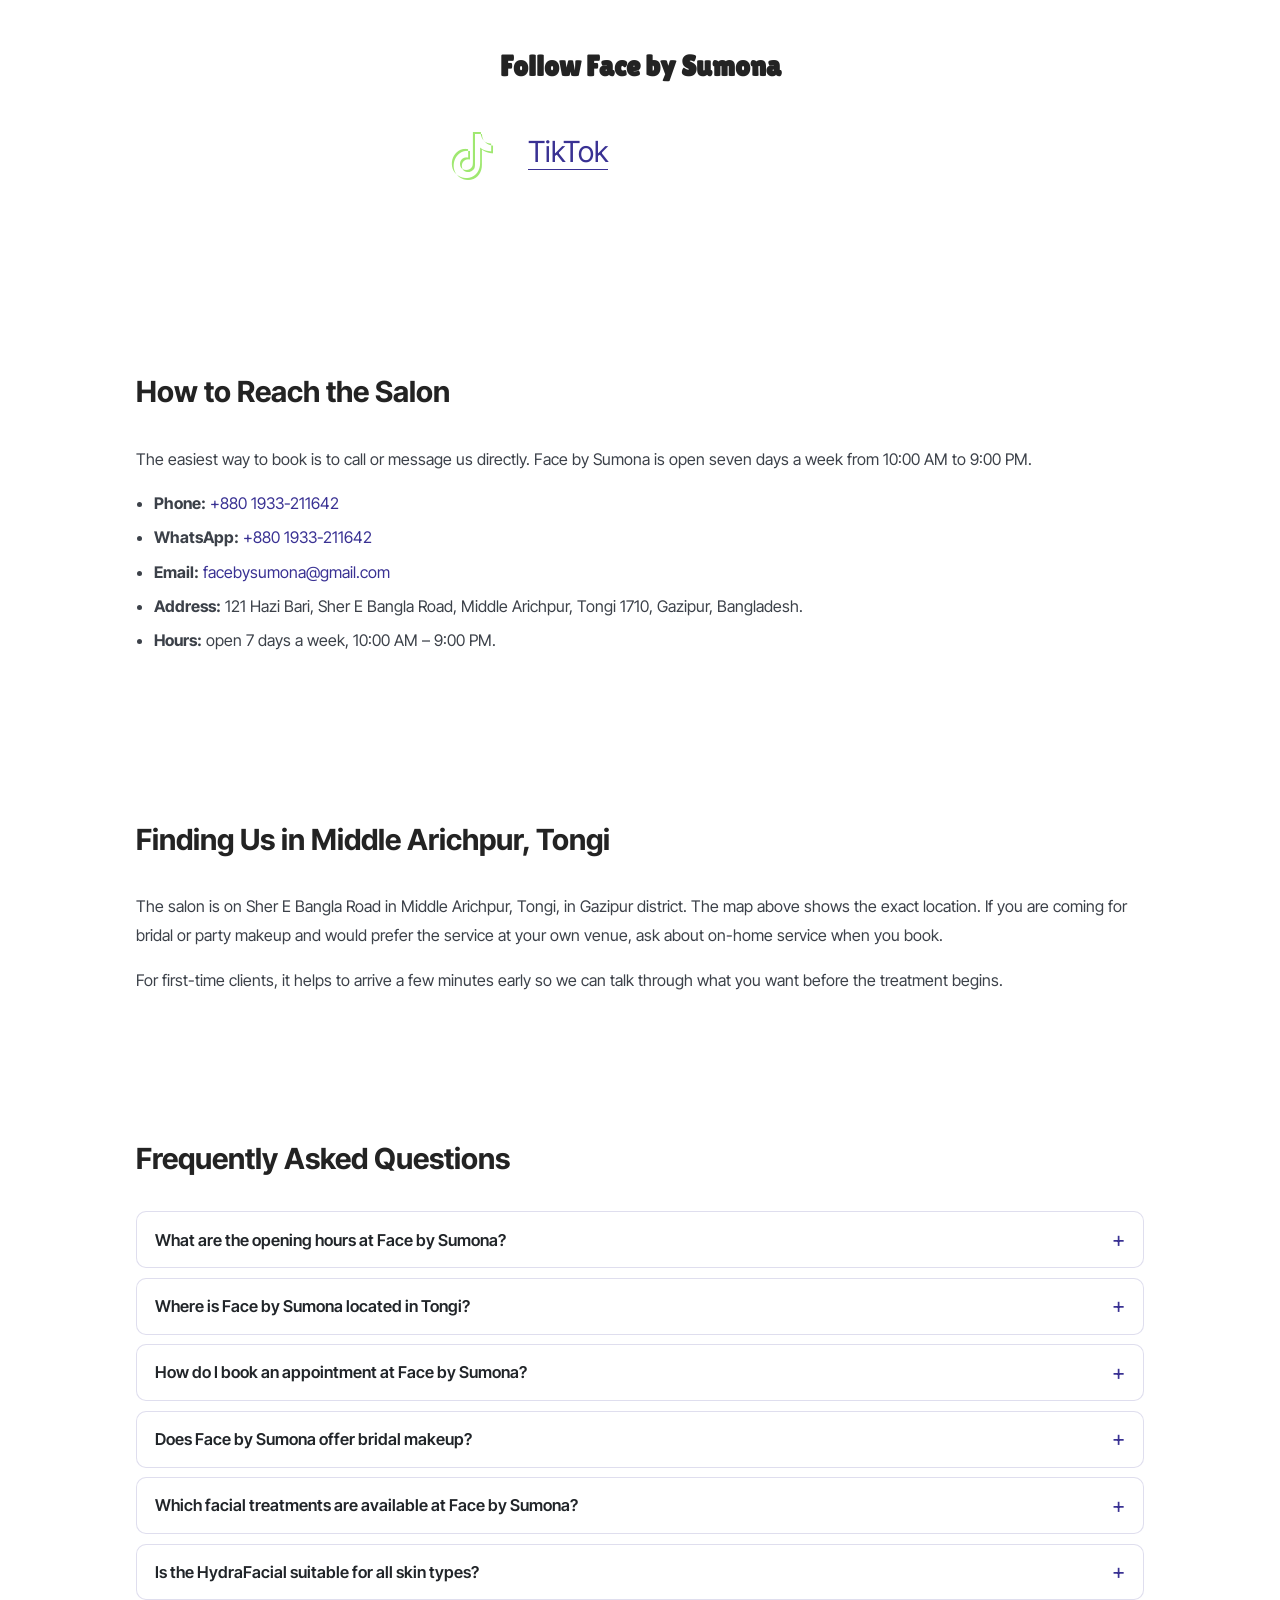
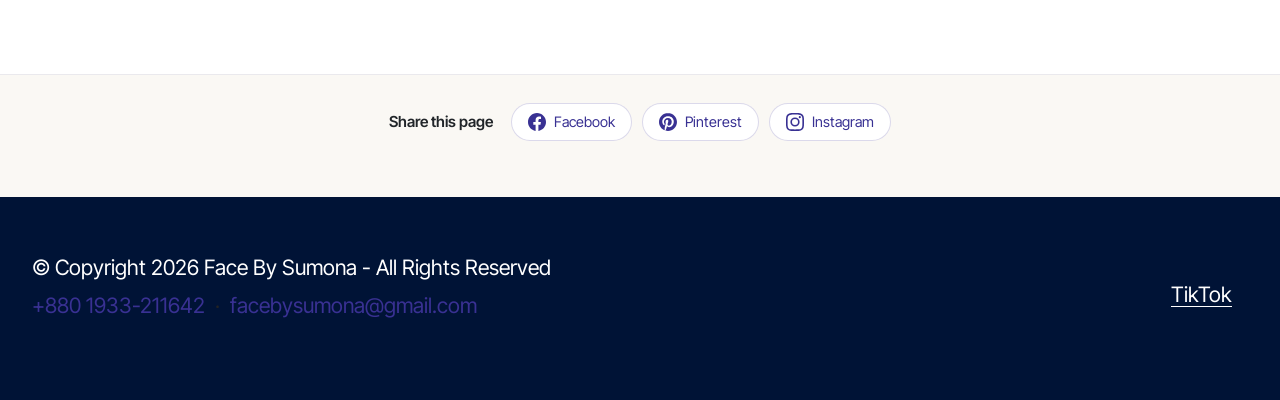
<file: contact.html>
<!DOCTYPE html>
<html lang="en">
<head>
  <!-- Site made with Face by Sumona v6.1.12, https://# -->
  <meta charset="UTF-8">
  <meta http-equiv="X-UA-Compatible" content="IE=edge">
  <meta name="generator" content="Mobirise v6.1.12, #">
  <meta name="viewport" content="width=device-width, initial-scale=1, minimum-scale=1">
  <meta name="description" content="Visit Face by Sumona at 121 Hazi Bari, Sher E Bangla Road, Middle Arichpur, Tongi 1710. Open 10am-9pm daily. Call or WhatsApp +880 1933-211642 to book now.">
  <style>
    /* --- SEO additions: breadcrumbs, FAQ accordion, owner notes --- */
    /* Any image with width/height attrs must scale proportionally; without
       this the responsive container constrains width while the attribute
       pins height, which distorts the picture. */
    img[height], img.w-100, img.d-block { height: auto; }
    /* Sits in normal flow BELOW the hero: the fixed navbar (z-index 1000) would
       otherwise paint over the top of this strip. */
    .fbs-breadcrumb { position: relative; z-index: 5;
      padding: 13px 16px 13px; background: #faf8f4;
      border-top: 1px solid rgba(57,49,147,.08);
      border-bottom: 1px solid rgba(57,49,147,.10); }
    .fbs-breadcrumb ol { list-style: none; display: flex; flex-wrap: wrap;
      gap: .4rem; margin: 0 auto; padding: 0; max-width: 1140px;
      font: 500 .82rem/1.6 "Inter Tight", system-ui, sans-serif; }
    .fbs-breadcrumb li + li::before { content: "\203A"; margin: 0 .45rem;
      color: #9aa0a6; }
    .fbs-breadcrumb a { color: #393193; text-decoration: none; }
    .fbs-breadcrumb a:hover, .fbs-breadcrumb a:focus { text-decoration: underline; }
    .fbs-breadcrumb [aria-current="page"] { color: #5c6169; }
    .fbs-faq { width: 100%; }
    .fbs-faq details { border: 1px solid rgba(57,49,147,.16); border-radius: 10px;
      margin-bottom: .6rem; background: #fff; overflow: hidden; }
    .fbs-faq summary { cursor: pointer; padding: .95rem 1.1rem; font-weight: 600;
      font-size: 1.02rem; color: #212529; list-style: none; position: relative;
      padding-right: 2.6rem; }
    .fbs-faq summary::-webkit-details-marker { display: none; }
    .fbs-faq summary::after { content: "+"; position: absolute; right: 1.1rem;
      top: 50%; transform: translateY(-50%); font-size: 1.35rem; line-height: 1;
      color: #393193; font-weight: 400; }
    .fbs-faq details[open] summary::after { content: "\2212"; }
    .fbs-faq details[open] summary { border-bottom: 1px solid rgba(57,49,147,.12); }
    .fbs-faq .fbs-answer { padding: .9rem 1.1rem; margin: 0; font-size: .97rem;
      line-height: 1.75; color: #3c4149; }
    .fbs-faq summary:focus-visible { outline: 2px solid #393193; outline-offset: 2px; }
    .fbs-prose p { font-size: 1rem; line-height: 1.8; color: #3c4149; }
    .fbs-prose h3 { font-size: 1.28rem; margin: 1.6rem 0 .6rem; color: #212529; }
    .fbs-prose ul { padding-left: 1.15rem; }
    .fbs-prose li { margin-bottom: .45rem; line-height: 1.7; color: #3c4149; }
    .fbs-note { border-left: 4px solid #393193; background: #f4f3fb;
      padding: .95rem 1.1rem; border-radius: 0 8px 8px 0; margin: 1.2rem 0;
      font-size: .97rem; line-height: 1.7; color: #33384a; }
    .fbs-cta-row { display: flex; flex-wrap: wrap; gap: .7rem; margin-top: 1.4rem; }
    /* The added prose/FAQ blocks use custom cids, so the theme's per-section
       padding rule never matched them: every Mobirise section around them was
       inset from the page edge while these hugged it. Restore the standard
       vertical rhythm for these blocks only. */
    section.content13[class*="cid-"]:not([class*="cid-vv"]) {
      padding-top: 64px; padding-bottom: 64px; }
    /* Breadcrumb now sits directly beneath the fixed navbar, so clear its height. */
    .fbs-breadcrumb-top { margin-top: 106px; }
    @media (max-width: 767px) { .fbs-breadcrumb-top { margin-top: 78px; } }
  </style>
  <!-- ================= SEO: canonical + social + icons ================= -->
  <link rel="canonical" href="https://www.trueface.bond/contact.html">
  <meta name="robots" content="index, follow, max-image-preview:large, max-snippet:-1">
  <meta name="theme-color" content="#393193">
  <link rel="icon" href="favicon.ico" sizes="any">
  <link rel="icon" type="image/svg+xml" href="assets/favicon/favicon.svg">
  <link rel="icon" type="image/png" sizes="32x32" href="assets/favicon/favicon-32x32.png">
  <link rel="icon" type="image/png" sizes="16x16" href="assets/favicon/favicon-16x16.png">
  <link rel="apple-touch-icon" sizes="180x180" href="assets/favicon/apple-touch-icon.png">
  <meta property="og:type" content="website">
  <meta property="og:site_name" content="Face by Sumona">
  <meta property="og:locale" content="en_US">
  <meta property="og:title" content="Contact &amp; Book | Face by Sumona Beauty Salon, Tongi">
  <meta property="og:description" content="Visit Face by Sumona at 121 Hazi Bari, Sher E Bangla Road, Middle Arichpur, Tongi 1710. Open 10am-9pm daily. Call +880 1933-211642.">
  <meta property="og:url" content="https://www.trueface.bond/contact.html">
  <meta property="og:image" content="https://www.trueface.bond/assets/images/og-image.jpg">
  <meta property="og:image:width" content="1200">
  <meta property="og:image:height" content="630">
  <meta property="og:image:alt" content="Face by Sumona - beauty salon and bridal makeup in Tongi, Gazipur">
  <meta name="twitter:card" content="summary_large_image">
  <meta name="twitter:title" content="Contact &amp; Book | Face by Sumona Beauty Salon, Tongi">
  <meta name="twitter:description" content="Visit Face by Sumona at 121 Hazi Bari, Sher E Bangla Road, Middle Arichpur, Tongi 1710. Open 10am-9pm daily. Call +880 1933-211642.">
  <meta name="twitter:image" content="https://www.trueface.bond/assets/images/og-image.jpg">

  <!-- ================= STRUCTURED DATA (JSON-LD) =================
       OWNER ACTION REQUIRED - two values were intentionally left empty
       rather than guessed:
         1. "sameAs"  in the BeautySalon block is []. Add the salon's real
            profile URLs, e.g. ["https://www.facebook.com/<page>",
            "https://www.instagram.com/<handle>", "https://www.tiktok.com/@sumonaislam408"].
            (The TikTok URL on the live site is already confirmed.)
         2. "geo" is omitted entirely. Add it only with the verified
            latitude/longitude from the Google Business Profile pin:
               "geo": { "@type": "GeoCoordinates",
                        "latitude": 00.000000, "longitude": 00.000000 }
       Do not invent review counts or ratings - fabricated aggregateRating
       markup violates Google's structured data guidelines.
       ============================================================ -->
  <script type="application/ld+json">
{
  "@context": "https://schema.org",
  "@graph": [
    {
      "@type": "BeautySalon",
      "@id": "https://www.trueface.bond/#beautysalon",
      "name": "Face by Sumona",
      "alternateName": "Face By Sumona Beauty Salon",
      "url": "https://www.trueface.bond/",
      "logo": "https://www.trueface.bond/assets/images/ghostwriter-1789574933627.png",
      "image": [
        "https://www.trueface.bond/assets/images/img-20260916-wa0030.webp",
        "https://www.trueface.bond/assets/images/img-20260924-wa0008-1171x878.webp",
        "https://www.trueface.bond/assets/images/hydra-machine-combo-fbs-1280x960.webp"
      ],
      "description": "Face by Sumona is a beauty salon for women in Middle Arichpur, Tongi, Gazipur. Certified beautician Sumona has offered facial treatments, hair styling, makeup and bridal makeover since 2004.",
      "telephone": "+8801933211642",
      "email": "facebysumona@gmail.com",
      "foundingDate": "2004",
      "founder": {
        "@type": "Person",
        "name": "Sumona"
      },
      "address": {
        "@type": "PostalAddress",
        "streetAddress": "121 Hazi Bari, Sher E Bangla Road",
        "addressLocality": "Middle Arichpur, Tongi",
        "addressRegion": "Gazipur",
        "postalCode": "1710",
        "addressCountry": "BD"
      },
      "areaServed": [
        {
          "@type": "City",
          "name": "Tongi"
        },
        {
          "@type": "City",
          "name": "Gazipur"
        },
        {
          "@type": "City",
          "name": "Uttara"
        },
        {
          "@type": "City",
          "name": "Dhaka"
        }
      ],
      "openingHoursSpecification": [
        {
          "@type": "OpeningHoursSpecification",
          "dayOfWeek": "Monday",
          "opens": "10:00",
          "closes": "21:00"
        },
        {
          "@type": "OpeningHoursSpecification",
          "dayOfWeek": "Tuesday",
          "opens": "10:00",
          "closes": "21:00"
        },
        {
          "@type": "OpeningHoursSpecification",
          "dayOfWeek": "Wednesday",
          "opens": "10:00",
          "closes": "21:00"
        },
        {
          "@type": "OpeningHoursSpecification",
          "dayOfWeek": "Thursday",
          "opens": "10:00",
          "closes": "21:00"
        },
        {
          "@type": "OpeningHoursSpecification",
          "dayOfWeek": "Friday",
          "opens": "10:00",
          "closes": "21:00"
        },
        {
          "@type": "OpeningHoursSpecification",
          "dayOfWeek": "Saturday",
          "opens": "10:00",
          "closes": "21:00"
        },
        {
          "@type": "OpeningHoursSpecification",
          "dayOfWeek": "Sunday",
          "opens": "10:00",
          "closes": "21:00"
        }
      ],
      "currenciesAccepted": "BDT",
      "sameAs": [],
      "hasOfferCatalog": {
        "@type": "OfferCatalog",
        "name": "Beauty & Salon Services at Face by Sumona",
        "itemListElement": [
          {
            "@type": "Offer",
            "position": 1,
            "itemOffered": {
              "@type": "Service",
              "name": "Gold Facial (Active Plus)",
              "description": "Active Plus gold facial helps refresh and brighten the skin, giving it a soft, radiant appearance."
            }
          },
          {
            "@type": "Offer",
            "position": 2,
            "itemOffered": {
              "@type": "Service",
              "name": "HydraFacial (7-in-1)",
              "description": "HydraFacial deeply cleanses pores, removes impurities, and delivers essential nutrients directly to the skin."
            }
          },
          {
            "@type": "Offer",
            "position": 3,
            "itemOffered": {
              "@type": "Service",
              "name": "Herbal Facial",
              "description": "An herbal facial uses gentle herbal ingredients to cleanse and soothe the skin."
            }
          },
          {
            "@type": "Offer",
            "position": 4,
            "itemOffered": {
              "@type": "Service",
              "name": "Pearl Facial",
              "description": "A pearl facial helps improve the skin's brightness and gives it a smooth, glowing look."
            }
          },
          {
            "@type": "Offer",
            "position": 5,
            "itemOffered": {
              "@type": "Service",
              "name": "Whitening Facial",
              "description": "Designed to cleanse dull-looking skin and improve its overall brightness."
            }
          },
          {
            "@type": "Offer",
            "position": 6,
            "itemOffered": {
              "@type": "Service",
              "name": "Fruit Facial",
              "description": "Fruit facials use fruit-based products to gently cleanse and nourish the skin."
            }
          },
          {
            "@type": "Offer",
            "position": 7,
            "itemOffered": {
              "@type": "Service",
              "name": "Haircut & Styling",
              "description": "Haircuts, trims, and blow-dry styling in a range of different styles."
            }
          },
          {
            "@type": "Offer",
            "position": 8,
            "itemOffered": {
              "@type": "Service",
              "name": "Hair Colour",
              "description": "Professional hair colouring services to enhance your natural look."
            }
          },
          {
            "@type": "Offer",
            "position": 9,
            "itemOffered": {
              "@type": "Service",
              "name": "Bridal Makeover",
              "description": "Bridal makeup tailored to your style and outfit, including on-home service."
            }
          },
          {
            "@type": "Offer",
            "position": 10,
            "itemOffered": {
              "@type": "Service",
              "name": "Party & Event Makeup",
              "description": "Polished makeup for weddings, parties and special occasions."
            }
          },
          {
            "@type": "Offer",
            "position": 11,
            "itemOffered": {
              "@type": "Service",
              "name": "Nail Art & Manicure",
              "description": "Professional nail design and manicure services."
            }
          },
          {
            "@type": "Offer",
            "position": 12,
            "itemOffered": {
              "@type": "Service",
              "name": "Threading & Waxing",
              "description": "Eyebrow threading, facial threading and waxing services."
            }
          },
          {
            "@type": "Offer",
            "position": 13,
            "itemOffered": {
              "@type": "Service",
              "name": "Face Treatment",
              "description": "A special facial treatment that cleanses, refreshes and nourishes the skin."
            }
          }
        ]
      }
    },
    {
      "@type": "WebPage",
      "@id": "https://www.trueface.bond/contact.html#webpage",
      "url": "https://www.trueface.bond/contact.html",
      "name": "Contact & Book | Face by Sumona Beauty Salon, Tongi",
      "description": "Visit Face by Sumona at 121 Hazi Bari, Sher E Bangla Road, Middle Arichpur, Tongi 1710. Open 10am-9pm daily. Call or WhatsApp +880 1933-211642 to book now.",
      "inLanguage": "en",
      "isPartOf": {
        "@id": "https://www.trueface.bond/#website"
      },
      "about": {
        "@id": "https://www.trueface.bond/#beautysalon"
      },
      "breadcrumb": {
        "@id": "https://www.trueface.bond/contact.html#breadcrumb"
      }
    },
    {
      "@type": "BreadcrumbList",
      "@id": "https://www.trueface.bond/contact.html#breadcrumb",
      "itemListElement": [
        {
          "@type": "ListItem",
          "position": 1,
          "name": "Home",
          "item": "https://www.trueface.bond/"
        },
        {
          "@type": "ListItem",
          "position": 2,
          "name": "Contact",
          "item": "https://www.trueface.bond/contact.html"
        }
      ]
    }
  ]
}
  </script>
  <script type="application/ld+json">
{
  "@context": "https://schema.org",
  "@type": "FAQPage",
  "mainEntity": [
    {
      "@type": "Question",
      "name": "What are the opening hours at Face by Sumona?",
      "acceptedAnswer": {
        "@type": "Answer",
        "text": "Face by Sumona is open 7 days a week, from 10:00 AM to 9:00 PM."
      }
    },
    {
      "@type": "Question",
      "name": "Where is Face by Sumona located in Tongi?",
      "acceptedAnswer": {
        "@type": "Answer",
        "text": "Face by Sumona is at 121 Hazi Bari, Sher E Bangla Road, Middle Arichpur, Tongi, Gazipur 1710, Bangladesh."
      }
    },
    {
      "@type": "Question",
      "name": "How do I book an appointment at Face by Sumona?",
      "acceptedAnswer": {
        "@type": "Answer",
        "text": "Call or WhatsApp +880 1933-211642, or send a message through the contact form on this website."
      }
    },
    {
      "@type": "Question",
      "name": "Does Face by Sumona offer bridal makeup?",
      "acceptedAnswer": {
        "@type": "Answer",
        "text": "Yes. Bridal makeover and party or event makeup are available, including on-home service."
      }
    },
    {
      "@type": "Question",
      "name": "Which facial treatments are available at Face by Sumona?",
      "acceptedAnswer": {
        "@type": "Answer",
        "text": "Gold (Active Plus), HydraFacial 7-in-1, herbal, pearl, whitening and fruit facials are all offered."
      }
    },
    {
      "@type": "Question",
      "name": "Is the HydraFacial suitable for all skin types?",
      "acceptedAnswer": {
        "@type": "Answer",
        "text": "The Hydra machine works differently for different skin types. People with sensitive or dry skin should patch test first and follow the recommended frequency to help reduce the risk of irritation."
      }
    }
  ]
}
  </script>
  <!-- ================= /SEO ================= -->
  
  
  <title>Contact &amp; Book | Face by Sumona Beauty Salon, Tongi</title>
  <link rel="stylesheet" href="assets/bootstrap/css/bootstrap.min.css">
  <link rel="stylesheet" href="assets/web/assets/gdpr-plugin/gdpr-styles.css">
  <link rel="stylesheet" href="assets/dropdown/css/style.css">
  <link rel="stylesheet" href="assets/socicon/css/styles.css">
  <link rel="stylesheet" href="assets/theme/css/style.css">
  <link rel="preload" href="https://fonts.googleapis.com/css?family=Lobster+Two:400,400i,700,700i&display=swap" as="style" onload="this.onload=null;this.rel='stylesheet'">
  <noscript><link rel="stylesheet" href="https://fonts.googleapis.com/css?family=Lobster+Two:400,400i,700,700i&display=swap"></noscript>
  <link rel="preload" href="https://fonts.googleapis.com/css?family=Lilita+One:400&display=swap" as="style" onload="this.onload=null;this.rel='stylesheet'">
  <noscript><link rel="stylesheet" href="https://fonts.googleapis.com/css?family=Lilita+One:400&display=swap"></noscript>
  <link rel="preload" href="https://fonts.googleapis.com/css?family=Inter+Tight:300,400,500,600,700&display=swap" as="style" onload="this.onload=null;this.rel='stylesheet'">
  <noscript><link rel="stylesheet" href="https://fonts.googleapis.com/css?family=Inter+Tight:300,400,500,600,700&display=swap"></noscript>
  <link rel="preload" as="style" href="assets/mobirise/css/mbr-additional.css?v=nNAcWK"><link rel="stylesheet" href="assets/mobirise/css/mbr-additional.css?v=nNAcWK" type="text/css">

  
  
  
  <link rel="stylesheet" href="assets/fbs-share/share.css">
</head>
<body>
  
  <section data-bs-version="5.1" class="menu menu5 cid-vvpd3sa6Dy" once="menu" id="menu05-u">
	

	<nav class="navbar navbar-dropdown navbar-fixed-top navbar-expand-lg">
		<div class="container">
			<div class="navbar-brand">
				<span class="navbar-logo">
					
						<a href="/"><img src="assets/images/ghostwriter-1789574933627.png" alt="Face by Sumona logo" style="height: 5rem;" width="1024" height="1024" decoding="async"></a>
					
				</span>
				<span class="navbar-caption-wrap"><a class="navbar-caption new-font text-white display-1" href="https://www.trueface.bond">FACE BY SUMONA</a></span>
			</div>
			<button class="navbar-toggler" type="button" data-toggle="collapse" data-bs-toggle="collapse" data-target="#navbarSupportedContent" data-bs-target="#navbarSupportedContent" aria-controls="navbarNavAltMarkup" aria-expanded="false" aria-label="Toggle navigation">
				<div class="hamburger">
					<span></span>
					<span></span>
					<span></span>
					<span></span>
				</div>
			</button>
			<div class="collapse navbar-collapse" id="navbarSupportedContent">
				<ul class="navbar-nav nav-dropdown nav-right" data-app-modern-menu="true"><li class="nav-item">
						<a class="nav-link link text-secondary text-primary display-4" href="about.html">About</a>
					</li>
					<li class="nav-item">
						<a class="nav-link link text-secondary text-primary display-4" href="services.html" aria-expanded="false">Services</a>
					</li>
					<li class="nav-item">
						<a class="nav-link link text-secondary display-4" href="contact.html">Contacts</a>
					</li></ul>
				
			</div>
		</div>
	</nav>
</section>


<nav class="fbs-breadcrumb fbs-breadcrumb-top" aria-label="Breadcrumb">
  <ol>
    <li><a href="/">Home</a></li>
    <li><a href="contact.html" aria-current="page">Contact</a></li>
  </ol>
</nav>

<section data-bs-version="5.1" class="contacts03 cid-vvpE6V6F9T" id="contacts03-x">
  

  
  <div class="container">
    <div class="row justify-content-center">
      <div class="col-lg-4">
        <div class="col-12 col-md-12">
          <h1 class="mbr-section-title mbr-fonts-style mt-0 mb-4 display-2">
            <strong>Contact Face by Sumona in Tongi</strong>
          </h1>
          <h6 class="mbr-section-subtitle mbr-fonts-style mt-0 mb-4 display-7">Our store is open now! Explore our inspiring space. Come on in and let's start this journey together.<br></h6>
          <div class="mbr-section-btn item-footer mt-3 main-button"><a href="contact.html" class="btn item-btn btn-primary display-7">Book an appointment</a></div>
        </div>
      </div>
      <div class="col-lg-8 side-features">
        <div class="google-map"><iframe frameborder="0" style="border:0" src="https://www.google.com/maps/embed?pb=!1m18!1m12!1m3!1d3648.034423467939!2d90.406031!3d23.888398!2m3!1f0!2f0!3f0!3m2!1i1024!2i768!4f13.1!3m3!1m2!1s0x3755c5ad6238b837%3A0x18916e04df06877e!2sFace%20By%20Sumona!5e0!3m2!1sen!2sbd!4v1789597183979!5m2!1sen!2sbd" allowfullscreen=""></iframe></div>
      </div>
    </div>
  </div>
</section>


<section data-bs-version="5.1" class="form5 cid-vvpEevGhNE" id="form02-z">
    
    
    <div class="container">
        <div class="row justify-content-center">
            <div class="col-12 content-head">
                <div class="mbr-section-head mb-5">
                    <h2 class="mbr-section-title mbr-fonts-style align-center mb-0 display-2"><strong>Send Your Message</strong></h2>
                    
                </div>
            </div>
        </div>
        <div class="row justify-content-center">
            <div class="col-lg-8 mx-auto mbr-form" data-form-type="formoid">
                <form action="https://mobirise.eu/" method="POST" class="mbr-form form-with-styler" data-form-title="Form Name"><input type="hidden" name="email" data-form-email="true" value="XEz/JmRmyLqbJAF/4EjZANuk/EVR2ochimSFPDT/EpXFqLLldbOCoXIMRgrBW9mNou8LvLJIZgP+AYj8USvgimOQmP+Ws6KO5g2ICdE/UUTxYlguFJxMks8pYNc59WXY">
                    <div class="row">
                        <div hidden="hidden" data-form-alert="" class="alert alert-success col-12">Thanks for filling out the form!</div>
                        <div hidden="hidden" data-form-alert-danger="" class="alert alert-danger col-12">
                            Oops...! some problem!
                        </div>
                    </div>
                    <div class="dragArea row">
                        <div class="col-md col-sm-12 form-group mb-3" data-for="name">
                            <input type="text" name="name" placeholder="Name" data-form-field="name" class="form-control" value="" id="name-form02-z">
                        </div>
                        <div class="col-md col-sm-12 form-group mb-3" data-for="email">
                            <input type="email" name="email" placeholder="E-mail" data-form-field="email" class="form-control" value="" id="email-form02-z">
                        </div>
                        <div class="col-12 form-group mb-3" data-for="phone">
                            <input type="tel" name="phone" placeholder="Phone" data-form-field="phone" class="form-control" value="" id="phone-form02-z">
                        </div>
                        <div class="col-12 form-group mb-3" data-for="textarea">
                            <textarea name="textarea" placeholder="Message" data-form-field="textarea" class="form-control" id="textarea-form02-z"></textarea>
                        </div>
                        <div class="col-lg-12 col-md-12 col-sm-12 align-center mbr-section-btn">
                            <button type="submit" class="btn btn-primary display-7">Send message</button>
                        </div>
                    </div>
                <span class="gdpr-block">
<label>
<span class="textGDPR display-7" style="color: #a7a7a7"><input type="checkbox" name="gdpr" id="gdpr-form02-z" required="">By continuing you agree to our booking terms and privacy practices.</span>
</label>
</span></form>
            </div>
        </div>
    </div>
</section>

<section data-bs-version="5.1" class="social06 cid-vw6mFu4Xcf" id="social06-25">
	

	
	
	<div class="container">
		<div class="row justify-content-center">
			<div class="col-12 content-head">
				<div class="mb-5">
					<h2 class="mbr-section-title mbr-fonts-style align-center mb-0 display-2">
						<strong>Follow Face by Sumona</strong>
					</h2>
					
				</div>
			</div>
		</div>
                <div class="row justify-content-center">
			

			<div class="item features-without-image col-12 col-md-6 col-lg-4">
				<div class="item-wrapper">
					<span class="mbr-iconfont m-auto socicon-tiktok socicon"></span>
					<div class="card-box">
						<h4 class="card-title mbr-fonts-style mb-1 display-5">
							<strong><a href="https://www.tiktok.com/@sumonaislam408" class="text-primary">TikTok</a></strong>
						</h4>
						
					</div>
				</div>
			</div>
			
			
		</div>
	</div>
</section>

<section data-bs-version="5.1" class="content13 cid-how-to-reach-the-salon" id="how-to-reach-the-salon">
  <div class="container">
    <div class="row justify-content-center">
      <div class="col-md-12 col-lg-10">
        <h2 class="mbr-section-title mbr-fonts-style mb-4 display-5"><strong>How to Reach the Salon</strong></h2>
        <div class="fbs-prose">
          <p>The easiest way to book is to call or message us directly. Face by Sumona is open seven days a week from 10:00 AM to 9:00 PM.</p>
          <ul>
            <li><strong>Phone:</strong> <a href="tel:+8801933211642">+880 1933-211642</a></li>
            <li><strong>WhatsApp:</strong> <a href="https://wa.me/8801933211642" rel="noopener">+880 1933-211642</a></li>
            <li><strong>Email:</strong> <a href="mailto:facebysumona@gmail.com">facebysumona@gmail.com</a></li>
            <li><strong>Address:</strong> 121 Hazi Bari, Sher E Bangla Road, Middle Arichpur, Tongi 1710, Gazipur, Bangladesh.</li>
            <li><strong>Hours:</strong> open 7 days a week, 10:00 AM – 9:00 PM.</li>
          </ul>
        </div>
      </div>
    </div>
  </div>
</section>


<!-- OWNER ACTION REQUIRED: the enquiry form on this page posts to a third-party Mobirise endpoint. If messages are not reaching facebysumona@gmail.com, replace it — the safest option is a link to the WhatsApp number above, which always works. -->


<section data-bs-version="5.1" class="content13 cid-finding-us-in-middle-ari" id="finding-us-in-middle-ari">
  <div class="container">
    <div class="row justify-content-center">
      <div class="col-md-12 col-lg-10">
        <h2 class="mbr-section-title mbr-fonts-style mb-4 display-5"><strong>Finding Us in Middle Arichpur, Tongi</strong></h2>
        <div class="fbs-prose">
          <p>The salon is on Sher E Bangla Road in Middle Arichpur, Tongi, in Gazipur district. The map above shows the exact location. If you are coming for bridal or party makeup and would prefer the service at your own venue, ask about on-home service when you book.</p>
          <p>For first-time clients, it helps to arrive a few minutes early so we can talk through what you want before the treatment begins.</p>
        </div>
      </div>
    </div>
  </div>
</section>

<section data-bs-version="5.1" class="content13 cid-faq-contact" id="faq-contact">
  <div class="container">
    <div class="row justify-content-center">
      <div class="col-md-12 col-lg-10">
        <h2 class="mbr-section-title mbr-fonts-style mb-4 display-5"><strong>Frequently Asked Questions</strong></h2>
      </div>
    </div>
    <div class="row justify-content-center">
      <div class="col-md-12 col-lg-10">
        <div class="fbs-faq">
          <details>
            <summary>What are the opening hours at Face by Sumona?</summary>
            <p class="fbs-answer">Face by Sumona is open 7 days a week, from 10:00 AM to 9:00 PM.</p>
          </details>
          <details>
            <summary>Where is Face by Sumona located in Tongi?</summary>
            <p class="fbs-answer">Face by Sumona is at 121 Hazi Bari, Sher E Bangla Road, Middle Arichpur, Tongi, Gazipur 1710, Bangladesh.</p>
          </details>
          <details>
            <summary>How do I book an appointment at Face by Sumona?</summary>
            <p class="fbs-answer">Call or WhatsApp +880 1933-211642, or send a message through the contact form on this website.</p>
          </details>
          <details>
            <summary>Does Face by Sumona offer bridal makeup?</summary>
            <p class="fbs-answer">Yes. Bridal makeover and party or event makeup are available, including on-home service.</p>
          </details>
          <details>
            <summary>Which facial treatments are available at Face by Sumona?</summary>
            <p class="fbs-answer">Gold (Active Plus), HydraFacial 7-in-1, herbal, pearl, whitening and fruit facials are all offered.</p>
          </details>
          <details>
            <summary>Is the HydraFacial suitable for all skin types?</summary>
            <p class="fbs-answer">The Hydra machine works differently for different skin types. People with sensitive or dry skin should patch test first and follow the recommended frequency to help reduce the risk of irritation.</p>
          </details>
        </div>
      </div>
    </div>
  </div>
</section>

<!-- Share this page -->
<section class="fbs-share" aria-label="Share this page">
  <div class="fbs-share-inner">
    <span class="fbs-share-label">Share this page</span>
    <div class="fbs-share-btns">
      <a class="fbs-share-btn fbs-share-fb" href="#" target="_blank" rel="noopener" aria-label="Share on Facebook">
        <svg viewBox="0 0 24 24" aria-hidden="true"><path d="M24 12.073c0-6.627-5.373-12-12-12s-12 5.373-12 12c0 5.99 4.388 10.954 10.125 11.854v-8.385H7.078v-3.47h3.047V9.43c0-3.007 1.792-4.669 4.533-4.669 1.312 0 2.686.235 2.686.235v2.953H15.83c-1.491 0-1.956.925-1.956 1.874v2.25h3.328l-.532 3.47h-2.796v8.385C19.612 23.027 24 18.062 24 12.073z"/></svg>
        <span>Facebook</span>
      </a>
      <a class="fbs-share-btn fbs-share-pin" href="#" target="_blank" rel="noopener" aria-label="Save to Pinterest">
        <svg viewBox="0 0 24 24" aria-hidden="true"><path d="M12.017 0C5.396 0 .029 5.367.029 11.987c0 5.079 3.158 9.417 7.618 11.162-.105-.949-.199-2.403.041-3.439.219-.937 1.406-5.957 1.406-5.957s-.359-.72-.359-1.781c0-1.663.967-2.911 2.168-2.911 1.024 0 1.518.769 1.518 1.688 0 1.029-.653 2.567-.992 3.992-.285 1.193.6 2.165 1.775 2.165 2.128 0 3.768-2.245 3.768-5.487 0-2.861-2.063-4.869-5.008-4.869-3.41 0-5.409 2.562-5.409 5.199 0 1.033.394 2.143.889 2.741.099.12.112.225.085.345-.09.375-.293 1.199-.334 1.363-.053.225-.172.271-.401.165-1.495-.69-2.433-2.878-2.433-4.646 0-3.776 2.748-7.252 7.92-7.252 4.158 0 7.392 2.967 7.392 6.923 0 4.135-2.607 7.462-6.233 7.462-1.214 0-2.354-.629-2.758-1.379l-.749 2.848c-.269 1.045-1.004 2.352-1.498 3.146 1.123.345 2.306.535 3.55.535 6.607 0 11.985-5.365 11.985-11.987C23.97 5.39 18.592.026 11.985.026z"/></svg>
        <span>Pinterest</span>
      </a>
      <button type="button" class="fbs-share-btn fbs-share-ig" aria-label="Share on Instagram">
        <svg viewBox="0 0 24 24" aria-hidden="true"><path d="M12 2.163c3.204 0 3.584.012 4.85.07 3.252.148 4.771 1.691 4.919 4.919.058 1.265.069 1.645.069 4.849 0 3.205-.012 3.584-.069 4.849-.149 3.225-1.664 4.771-4.919 4.919-1.266.058-1.644.07-4.85.07-3.204 0-3.584-.012-4.849-.07-3.26-.149-4.771-1.699-4.919-4.92-.058-1.265-.07-1.644-.07-4.849 0-3.204.013-3.583.07-4.849.149-3.227 1.664-4.771 4.919-4.919 1.266-.057 1.645-.069 4.849-.069zM12 0C8.741 0 8.333.014 7.053.072 2.695.272.273 2.69.073 7.052.014 8.333 0 8.741 0 12c0 3.259.014 3.668.072 4.948.2 4.358 2.618 6.78 6.98 6.98C8.333 23.986 8.741 24 12 24c3.259 0 3.668-.014 4.948-.072 4.354-.2 6.782-2.618 6.979-6.98.059-1.28.073-1.689.073-4.948 0-3.259-.014-3.667-.072-4.947-.196-4.354-2.617-6.78-6.979-6.98C15.668.014 15.259 0 12 0zm0 5.838a6.162 6.162 0 100 12.324 6.162 6.162 0 000-12.324zM12 16a4 4 0 110-8 4 4 0 010 8zm6.406-11.845a1.44 1.44 0 100 2.881 1.44 1.44 0 000-2.881z"/></svg>
        <span>Instagram</span>
      </button>
    </div>
    <p class="fbs-share-status" role="status" aria-live="polite"></p>
  </div>
</section>
<script src="assets/fbs-share/share.js" defer></script>

<section data-bs-version="5.1" class="footer2 cid-vw6yDVRSyU" once="footers" id="footer02-2e">
    

    
    

    <div class="container">
        <div class="row">
            <div class="col-12 col-lg-6 center mt-2 mb-3">
                <p class="mbr-fonts-style copyright mb-0 display-7">
                    © Copyright 2026 Face By Sumona - All Rights Reserved
                </p>
                <p class="mbr-fonts-style display-7" style="margin-top:.5rem">
                    <a href="tel:+8801933211642">+880 1933-211642</a> &nbsp;·&nbsp;
                    <a href="mailto:facebysumona@gmail.com">facebysumona@gmail.com</a>
                </p>
            </div>
            <div class="col-12 col-lg-6 center">
                <div class="row-links mt-2 mb-3">
                    <!-- OWNER ACTION REQUIRED - social profiles.
     The Instagram link on the old site pointed at an unrelated account and the
     two Facebook URLs were the same handle with a typo. They have been removed
     rather than guessed. Add the salon's real URLs here and in the "sameAs"
     array of the BeautySalon JSON-LD block above. -->
<ul class="row-links-soc">
                        
                        
                        
                        
                    <li class="row-links-soc-item mbr-fonts-style display-7">
                            <a href="https://www.tiktok.com/@sumonaislam408" class="text-secondary text-primary">TikTok</a>
                        </li></ul>
                </div>
            </div>
        </div>
    </div>
</section>
  
<input name="cookieData" type="hidden" data-cookie-cookiesAlertType='false' data-cookie-customDialogSelector='null' data-cookie-colorText='#424a4d' data-cookie-colorBg='rgb(255, 255, 255)' data-cookie-opacityOverlay='0' data-cookie-bgOpacity='100' data-cookie-textButton='GOT IT' data-cookie-rejectText='REJECT' data-cookie-colorButton='#393193' data-cookie-rejectColor='#ffffff' data-cookie-colorLink='#424a4d' data-cookie-underlineLink='true' data-cookie-text="We use cookies to give you the best experience.">
  <script src="assets/bootstrap/js/bootstrap.bundle.min.js"></script>
  <script src="assets/smoothscroll/smooth-scroll.js"></script>
  <script src="assets/dropdown/js/navbar-dropdown.js"></script>
  <script src="assets/theme/js/script.js"></script>
</body>
</html>
</file>
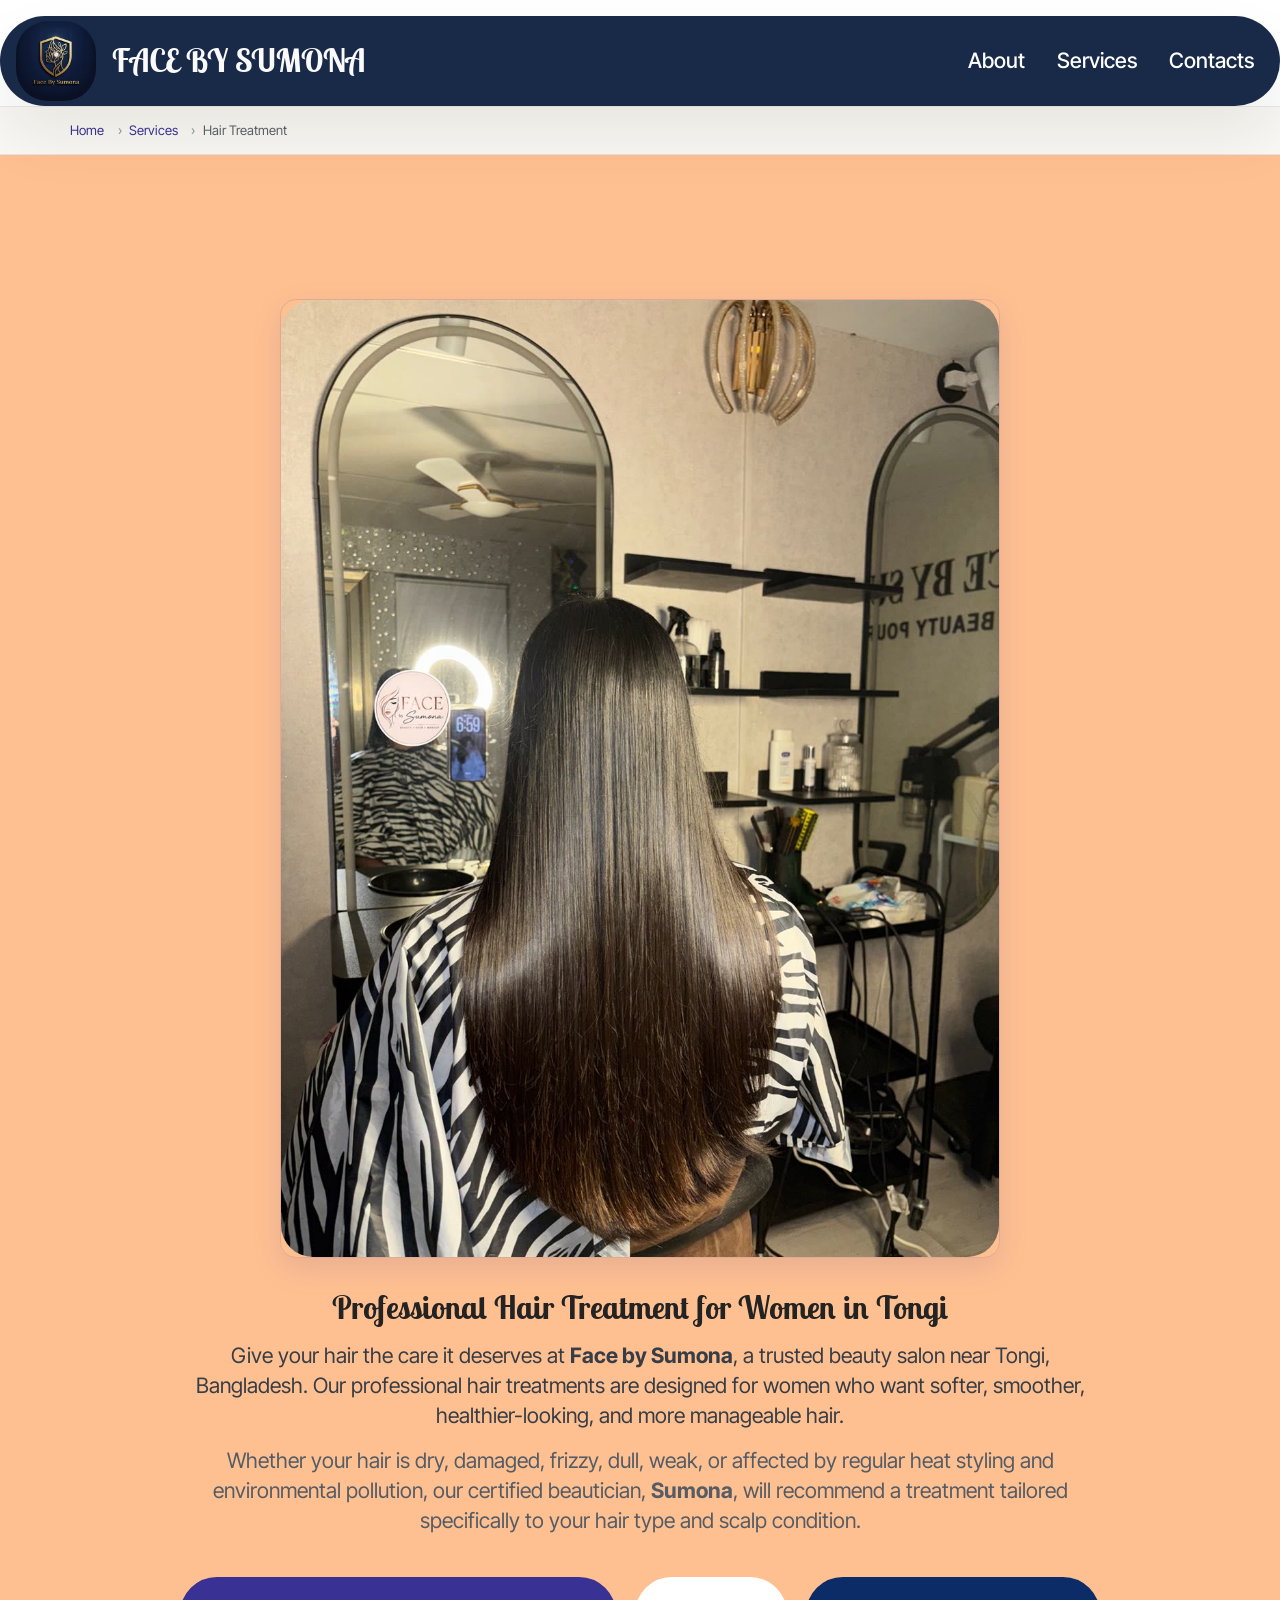
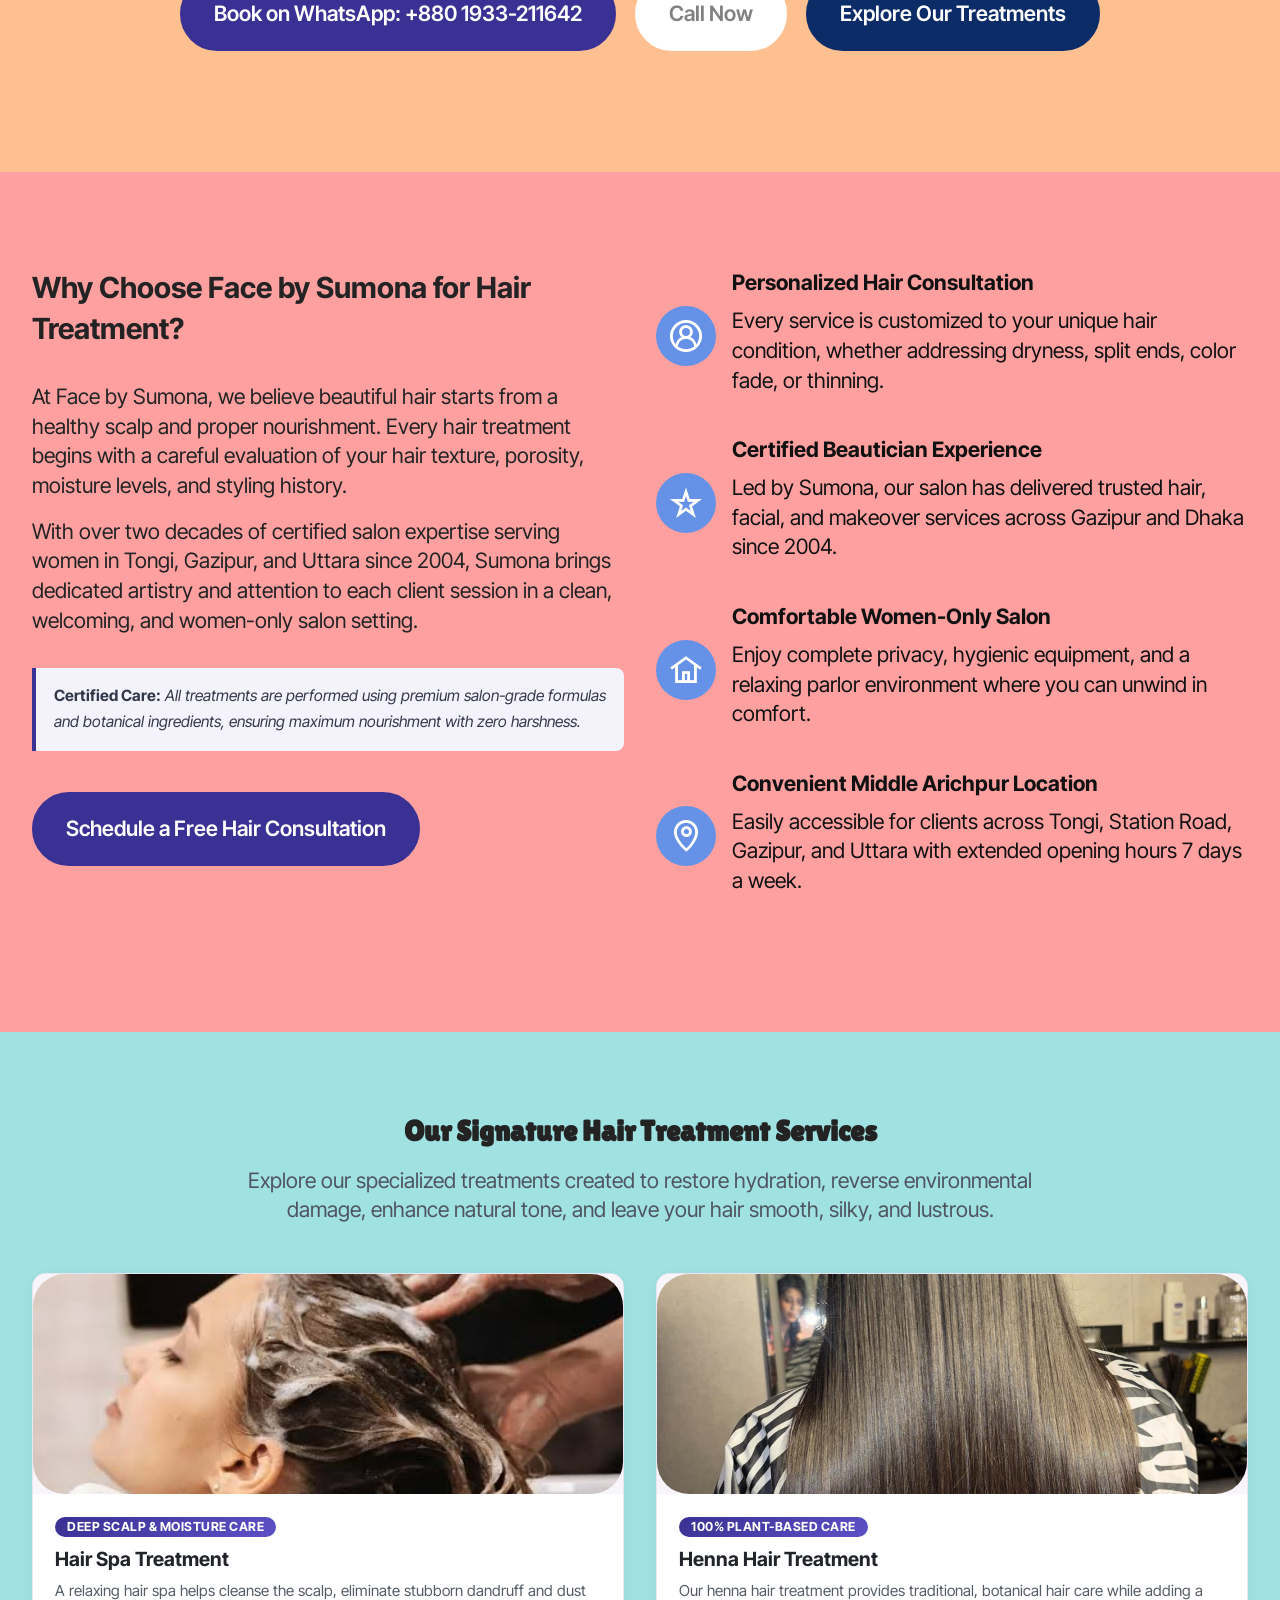
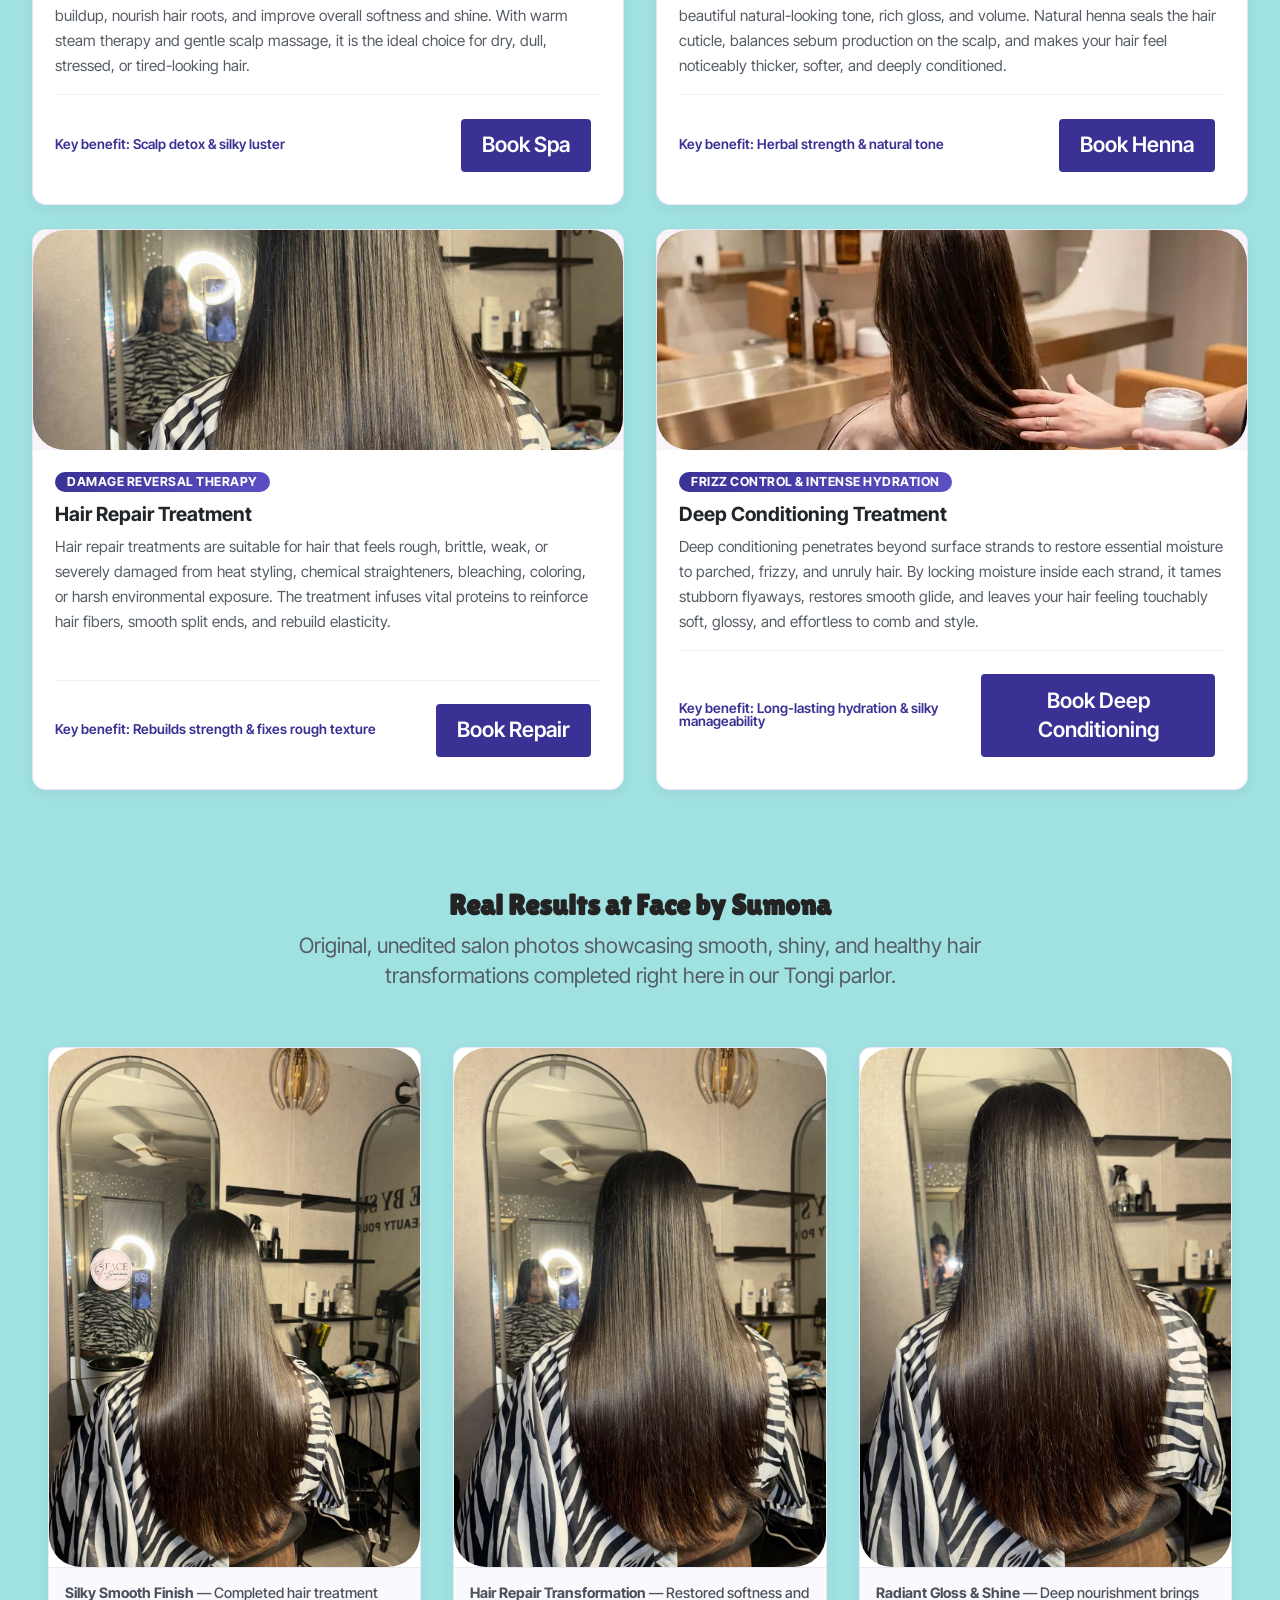
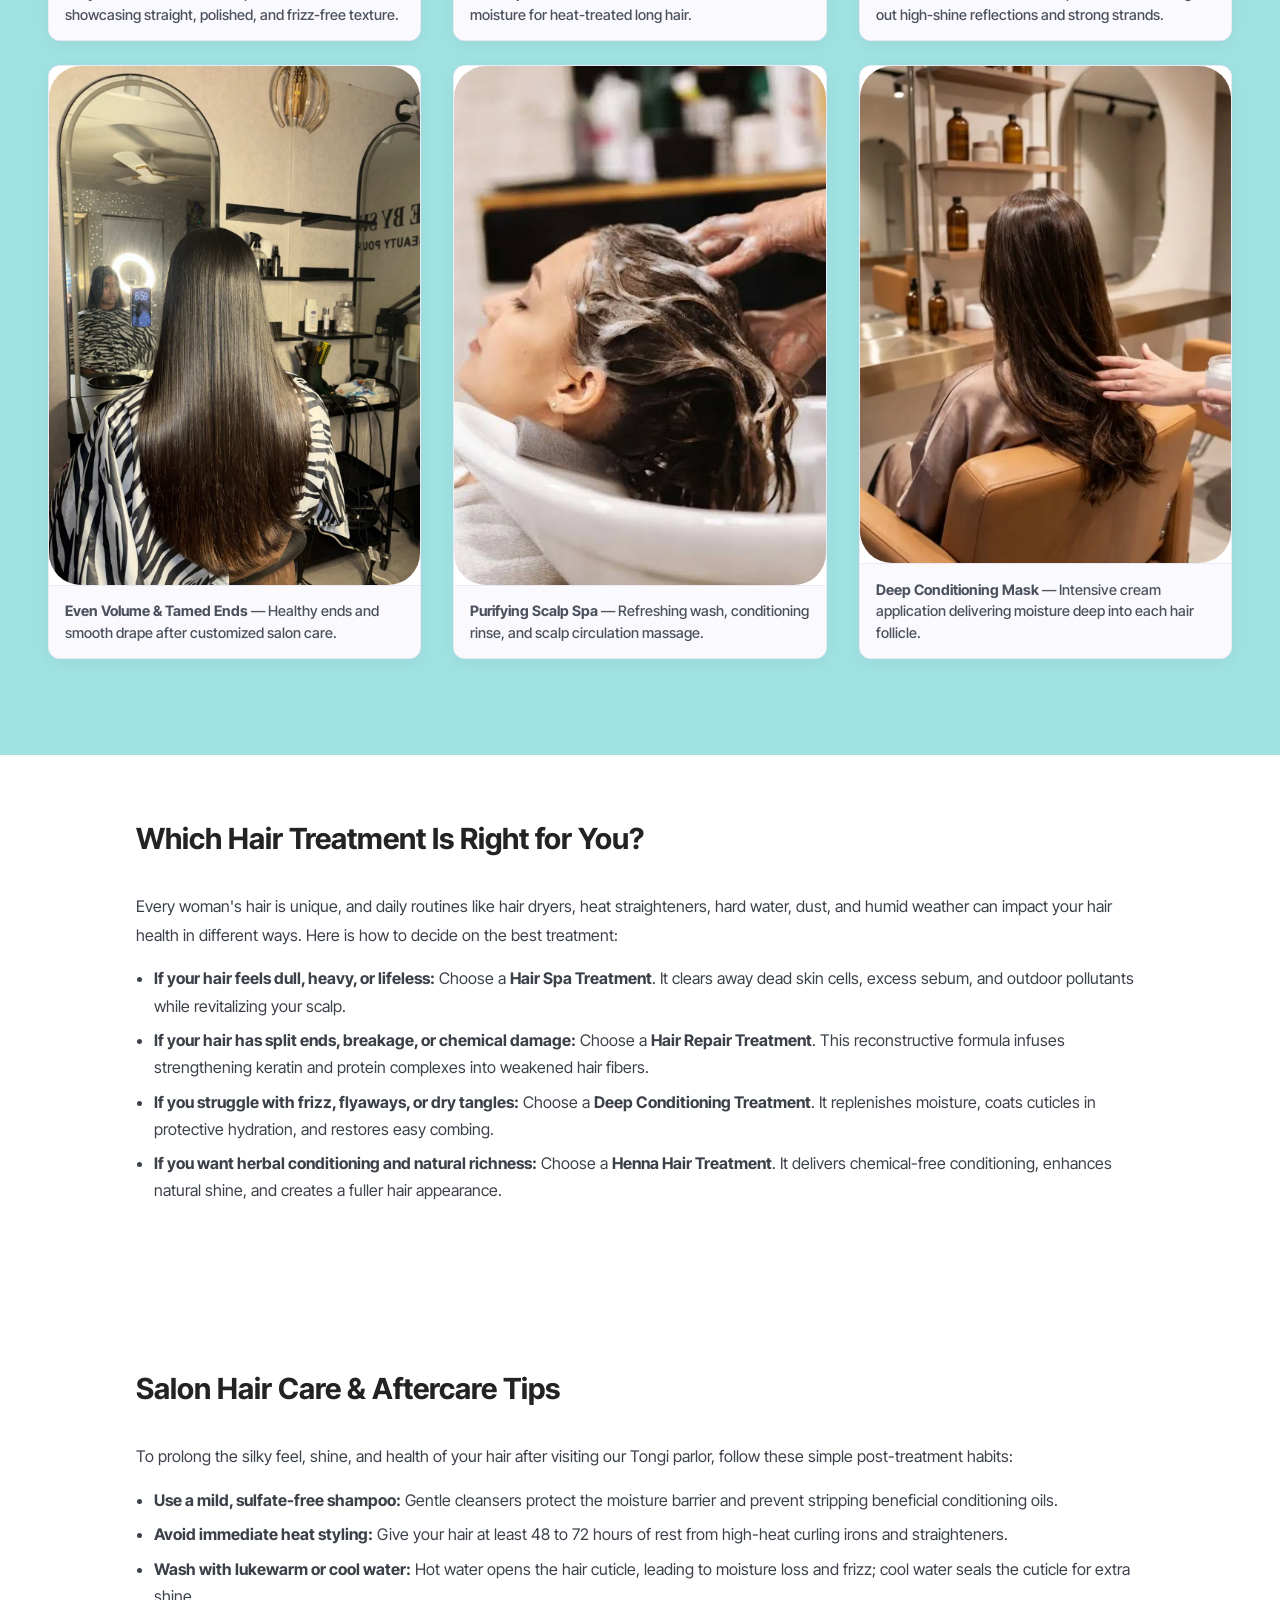
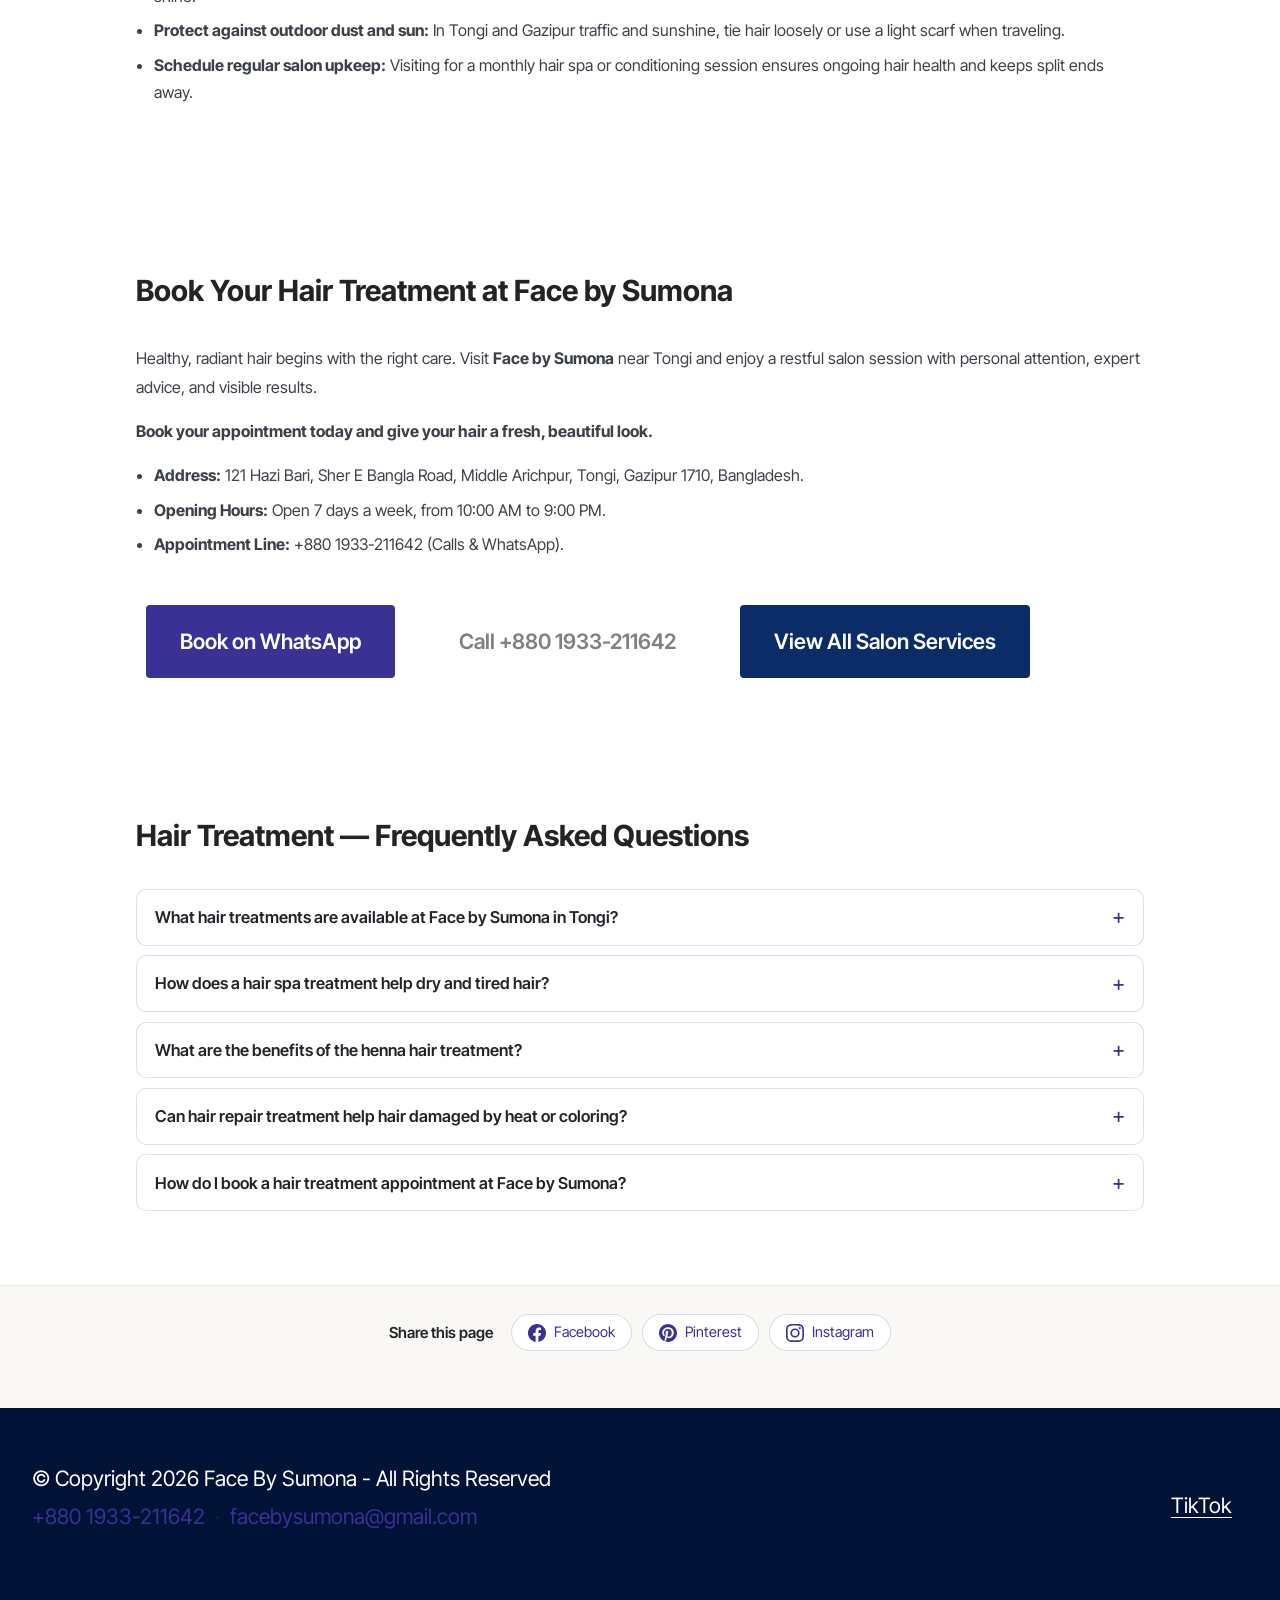
<file: hair-treatment.html>
<!DOCTYPE html>
<html lang="en">
<head>
  <!-- Site made with Face by Sumona v6.1.12, https://# -->
  <meta charset="UTF-8">
  <meta http-equiv="X-UA-Compatible" content="IE=edge">
  <meta name="generator" content="Mobirise v6.1.12, #">
  <meta name="viewport" content="width=device-width, initial-scale=1, minimum-scale=1">
  <meta name="description" content="Looking for a professional hair treatment salon near Tongi? Face by Sumona offers henna, hair spa, deep conditioning, and repair treatments for women.">
  <style>
    /* --- SEO additions: breadcrumbs, FAQ accordion, owner notes --- */
    img[height], img.w-100, img.d-block { height: auto; }
    .fbs-breadcrumb { position: relative; z-index: 5;
      padding: 13px 16px 13px; background: #faf8f4;
      border-top: 1px solid rgba(57,49,147,.08);
      border-bottom: 1px solid rgba(57,49,147,.10); }
    .fbs-breadcrumb ol { list-style: none; display: flex; flex-wrap: wrap;
      gap: .4rem; margin: 0 auto; padding: 0; max-width: 1140px;
      font: 500 .82rem/1.6 "Inter Tight", system-ui, sans-serif; }
    .fbs-breadcrumb li + li::before { content: "\203A"; margin: 0 .45rem;
      color: #9aa0a6; }
    .fbs-breadcrumb a { color: #393193; text-decoration: none; }
    .fbs-breadcrumb a:hover, .fbs-breadcrumb a:focus { text-decoration: underline; }
    .fbs-breadcrumb [aria-current="page"] { color: #5c6169; }
    .fbs-faq { width: 100%; }
    .fbs-faq details { border: 1px solid rgba(57,49,147,.16); border-radius: 10px;
      margin-bottom: .6rem; background: #fff; overflow: hidden; }
    .fbs-faq summary { cursor: pointer; padding: .95rem 1.1rem; font-weight: 600;
      font-size: 1.02rem; color: #212529; list-style: none; position: relative;
      padding-right: 2.6rem; }
    .fbs-faq summary::-webkit-details-marker { display: none; }
    .fbs-faq summary::after { content: "+"; position: absolute; right: 1.1rem;
      top: 50%; transform: translateY(-50%); font-size: 1.35rem; line-height: 1;
      color: #393193; font-weight: 400; }
    .fbs-faq details[open] summary::after { content: "\2212"; }
    .fbs-faq details[open] summary { border-bottom: 1px solid rgba(57,49,147,.12); }
    .fbs-faq .fbs-answer { padding: .9rem 1.1rem; margin: 0; font-size: .97rem;
      line-height: 1.75; color: #3c4149; }
    .fbs-faq summary:focus-visible { outline: 2px solid #393193; outline-offset: 2px; }
    .fbs-prose p { font-size: 1rem; line-height: 1.8; color: #3c4149; }
    .fbs-prose h3 { font-size: 1.28rem; margin: 1.6rem 0 .6rem; color: #212529; }
    .fbs-prose ul { padding-left: 1.15rem; }
    .fbs-prose li { margin-bottom: .45rem; line-height: 1.7; color: #3c4149; }
    .fbs-note { border-left: 4px solid #393193; background: #f4f3fb;
      padding: .95rem 1.1rem; border-radius: 0 8px 8px 0; margin: 1.2rem 0;
      font-size: .97rem; line-height: 1.7; color: #33384a; }
    .fbs-cta-row { display: flex; flex-wrap: wrap; gap: .7rem; margin-top: 1.4rem; }
    section.content13[class*="cid-"]:not([class*="cid-vv"]) {
      padding-top: 64px; padding-bottom: 64px; }
    .fbs-breadcrumb-top { margin-top: 106px; }
    @media (max-width: 767px) { .fbs-breadcrumb-top { margin-top: 78px; } }

    /* Custom hair treatment cards styling */
    .fbs-treatment-card {
      background: #ffffff;
      border: 1px solid rgba(57,49,147,0.12);
      border-radius: 14px;
      overflow: hidden;
      height: 100%;
      display: flex;
      flex-direction: column;
      transition: transform 0.25s ease, box-shadow 0.25s ease;
      box-shadow: 0 4px 14px rgba(57,49,147,0.05);
    }
    .fbs-treatment-card:hover {
      transform: translateY(-4px);
      box-shadow: 0 10px 28px rgba(57,49,147,0.10);
      border-color: rgba(57,49,147,0.25);
    }
    .fbs-treatment-img-wrap {
      width: 100%;
      height: 220px;
      overflow: hidden;
      background: #f7f5fa;
      position: relative;
    }
    .fbs-treatment-img-wrap img {
      width: 100%;
      height: 100%;
      object-fit: cover;
      display: block;
      transition: transform 0.3s ease;
    }
    .fbs-treatment-card:hover .fbs-treatment-img-wrap img {
      transform: scale(1.04);
    }
    .fbs-treatment-body {
      padding: 1.4rem;
      display: flex;
      flex-direction: column;
      flex-grow: 1;
    }
    .fbs-treatment-badge {
      display: inline-block;
      align-self: flex-start;
      background: linear-gradient(135deg, #393193 0%, #5d50c6 100%);
      color: #ffffff;
      font-weight: 700;
      font-size: 0.78rem;
      text-transform: uppercase;
      letter-spacing: 0.5px;
      padding: 4px 12px;
      border-radius: 20px;
      margin-bottom: 0.8rem;
    }
    .fbs-treatment-title {
      font-size: 1.22rem;
      font-weight: 700;
      color: #212529;
      margin-bottom: 0.55rem;
    }
    .fbs-treatment-desc {
      font-size: 0.95rem;
      color: #555c65;
      line-height: 1.65;
      margin-bottom: 1rem;
      flex-grow: 1;
    }
    .fbs-treatment-footer {
      border-top: 1px solid rgba(57,49,147,0.08);
      padding-top: 0.85rem;
      display: flex;
      justify-content: space-between;
      align-items: center;
    }
    .fbs-treatment-benefit {
      font-size: 0.85rem;
      font-weight: 600;
      color: #393193;
    }

    /* Gallery cards */
    .fbs-gallery-card {
      border-radius: 12px;
      overflow: hidden;
      background: #ffffff;
      border: 1px solid rgba(57,49,147,0.1);
      box-shadow: 0 4px 16px rgba(0,0,0,0.04);
      margin-bottom: 1.5rem;
      height: 100%;
      display: flex;
      flex-direction: column;
    }
    .fbs-gallery-card img {
      width: 100%;
      height: auto;
      object-fit: cover;
      display: block;
      transition: transform 0.3s ease;
    }
    .fbs-gallery-card:hover img {
      transform: scale(1.02);
    }
    .fbs-gallery-caption {
      padding: 0.9rem 1rem;
      font-size: 0.9rem;
      color: #4b525d;
      line-height: 1.5;
      background: #faf9fd;
      border-top: 1px solid rgba(57,49,147,0.08);
      font-weight: 500;
      flex-grow: 1;
    }
    .fbs-hero-img-box {
      border-radius: 16px;
      overflow: hidden;
      max-width: 720px;
      margin: 0 auto 1.5rem auto;
      box-shadow: 0 10px 30px rgba(57,49,147,0.12);
      border: 1px solid rgba(57,49,147,0.15);
    }
    .fbs-hero-img-box img {
      width: 100%;
      height: auto;
      display: block;
    }
  </style>

  <!-- ================= SEO: canonical + social + icons ================= -->
  <link rel="canonical" href="https://www.trueface.bond/hair-treatment.html">
  <meta name="robots" content="index, follow, max-image-preview:large, max-snippet:-1">
  <meta name="theme-color" content="#393193">
  <link rel="icon" href="favicon.ico" sizes="any">
  <link rel="icon" type="image/svg+xml" href="assets/favicon/favicon.svg">
  <link rel="icon" type="image/png" sizes="32x32" href="assets/favicon/favicon-32x32.png">
  <link rel="icon" type="image/png" sizes="16x16" href="assets/favicon/favicon-16x16.png">
  <link rel="apple-touch-icon" sizes="180x180" href="assets/favicon/apple-touch-icon.png">

  <!-- Open Graph / Facebook -->
  <meta property="og:type" content="article">
  <meta property="og:site_name" content="Face by Sumona">
  <meta property="og:locale" content="en_US">
  <meta property="og:title" content="Hair Treatment Salon Near Tongi | Face by Sumona">
  <meta property="og:description" content="Looking for a professional hair treatment salon near Tongi? Face by Sumona offers henna, hair spa, deep conditioning, and repair treatments for women.">
  <meta property="og:url" content="https://www.trueface.bond/hair-treatment.html">
  <meta property="og:image" content="https://www.trueface.bond/assets/images/hair-treatment-sumona-salon-result.jpg">
  <meta property="og:image:width" content="1200">
  <meta property="og:image:height" content="1600">
  <meta property="og:image:alt" content="Professional hair treatment results for women at Face by Sumona beauty salon in Tongi, Gazipur">

  <!-- Twitter Card -->
  <meta name="twitter:card" content="summary_large_image">
  <meta name="twitter:title" content="Hair Treatment Salon Near Tongi | Face by Sumona">
  <meta name="twitter:description" content="Looking for a professional hair treatment salon near Tongi? Face by Sumona offers henna, hair spa, deep conditioning, and repair treatments for women.">
  <meta name="twitter:image" content="https://www.trueface.bond/assets/images/hair-treatment-sumona-salon-result.jpg">

  <!-- ================= STRUCTURED DATA (JSON-LD) ================= -->
  <script type="application/ld+json">
{
  "@context": "https://schema.org",
  "@graph": [
    {
      "@type": "BeautySalon",
      "@id": "https://www.trueface.bond/#beautysalon",
      "name": "Face by Sumona",
      "alternateName": "Face By Sumona Beauty Salon",
      "url": "https://www.trueface.bond/",
      "logo": "https://www.trueface.bond/assets/images/ghostwriter-1789574933627.png",
      "image": [
        "https://www.trueface.bond/assets/images/hair-treatment-sumona-salon-result.jpg",
        "https://www.trueface.bond/assets/images/deep-condition-hair-treatment.png",
        "https://www.trueface.bond/assets/images/hair-spa-face-by-sumona.jpg"
      ],
      "description": "Face by Sumona is a beauty salon for women in Middle Arichpur, Tongi, Gazipur. Certified beautician Sumona has offered facial treatments, hair styling, hair treatments, and makeup since 2004.",
      "telephone": "+8801933211642",
      "email": "facebysumona@gmail.com",
      "foundingDate": "2004",
      "founder": {
        "@type": "Person",
        "name": "Sumona"
      },
      "address": {
        "@type": "PostalAddress",
        "streetAddress": "121 Hazi Bari, Sher E Bangla Road",
        "addressLocality": "Middle Arichpur, Tongi",
        "addressRegion": "Gazipur",
        "postalCode": "1710",
        "addressCountry": "BD"
      },
      "areaServed": [
        {
          "@type": "City",
          "name": "Tongi"
        },
        {
          "@type": "City",
          "name": "Gazipur"
        },
        {
          "@type": "City",
          "name": "Uttara"
        },
        {
          "@type": "City",
          "name": "Dhaka"
        }
      ],
      "openingHoursSpecification": [
        {
          "@type": "OpeningHoursSpecification",
          "dayOfWeek": ["Monday", "Tuesday", "Wednesday", "Thursday", "Friday", "Saturday", "Sunday"],
          "opens": "10:00",
          "closes": "21:00"
        }
      ],
      "currenciesAccepted": "BDT",
      "sameAs": [
        "https://www.tiktok.com/@sumonaislam408"
      ],
      "hasOfferCatalog": {
        "@type": "OfferCatalog",
        "name": "Hair Treatment Services at Face by Sumona",
        "itemListElement": [
          {
            "@type": "Offer",
            "position": 1,
            "itemOffered": {
              "@type": "Service",
              "name": "Hair Spa Treatment",
              "description": "Scalp cleansing, deep nourishment, and relaxation to improve hair softness and shine."
            }
          },
          {
            "@type": "Offer",
            "position": 2,
            "itemOffered": {
              "@type": "Service",
              "name": "Henna Hair Treatment",
              "description": "Traditional plant-based hair care adding rich natural tone, conditioning, and lustrous shine."
            }
          },
          {
            "@type": "Offer",
            "position": 3,
            "itemOffered": {
              "@type": "Service",
              "name": "Hair Repair Treatment",
              "description": "Restores rough, weak, heat-styled, or chemically damaged hair to a smoother, healthier feel."
            }
          },
          {
            "@type": "Offer",
            "position": 4,
            "itemOffered": {
              "@type": "Service",
              "name": "Deep Conditioning Treatment",
              "description": "Intense moisture replenishment for dry, frizzy hair, leaving it softer and easily manageable."
            }
          }
        ]
      }
    },
    {
      "@type": "WebPage",
      "@id": "https://www.trueface.bond/hair-treatment.html#webpage",
      "url": "https://www.trueface.bond/hair-treatment.html",
      "name": "Hair Treatment Salon Near Tongi | Face by Sumona",
      "description": "Looking for a professional hair treatment salon near Tongi? Face by Sumona offers henna, hair spa, deep conditioning, and repair treatments for women.",
      "inLanguage": "en",
      "isPartOf": {
        "@id": "https://www.trueface.bond/#website"
      },
      "about": {
        "@id": "https://www.trueface.bond/#beautysalon"
      },
      "breadcrumb": {
        "@id": "https://www.trueface.bond/hair-treatment.html#breadcrumb"
      }
    },
    {
      "@type": "BreadcrumbList",
      "@id": "https://www.trueface.bond/hair-treatment.html#breadcrumb",
      "itemListElement": [
        {
          "@type": "ListItem",
          "position": 1,
          "name": "Home",
          "item": "https://www.trueface.bond/"
        },
        {
          "@type": "ListItem",
          "position": 2,
          "name": "Services",
          "item": "https://www.trueface.bond/services.html"
        },
        {
          "@type": "ListItem",
          "position": 3,
          "name": "Hair Treatment",
          "item": "https://www.trueface.bond/hair-treatment.html"
        }
      ]
    },
    {
      "@type": "Service",
      "@id": "https://www.trueface.bond/hair-treatment.html#service",
      "name": "Professional Hair Treatment for Women in Tongi",
      "description": "Comprehensive hair treatments for women near Tongi, Bangladesh including hair spa, henna conditioning, deep conditioning, and damaged hair repair.",
      "serviceType": "Hair Treatment",
      "provider": {
        "@id": "https://www.trueface.bond/#beautysalon"
      },
      "areaServed": {
        "@type": "City",
        "name": "Tongi"
      },
      "url": "https://www.trueface.bond/hair-treatment.html"
    }
  ]
}
  </script>
  <script type="application/ld+json">
{
  "@context": "https://schema.org",
  "@type": "FAQPage",
  "mainEntity": [
    {
      "@type": "Question",
      "name": "What hair treatments are available at Face by Sumona in Tongi?",
      "acceptedAnswer": {
        "@type": "Answer",
        "text": "Face by Sumona provides professional hair treatments tailored for women, including Hair Spa Scalp Therapy, Traditional Henna Conditioning, Intensive Hair Repair for damaged hair, and Deep Moisture Conditioning for frizzy or dry hair."
      }
    },
    {
      "@type": "Question",
      "name": "How does a hair spa treatment help dry and tired hair?",
      "acceptedAnswer": {
        "@type": "Answer",
        "text": "A hair spa treatment cleanses deep scalp buildup, unclogs follicles, improves blood circulation through massage, and infuses essential nutrients. It leaves dry, dull hair feeling deeply refreshed, smoother, and visibly shinier."
      }
    },
    {
      "@type": "Question",
      "name": "What are the benefits of the henna hair treatment?",
      "acceptedAnswer": {
        "@type": "Answer",
        "text": "Our henna hair treatment provides natural, plant-based conditioning without harsh synthetic chemicals. It strengthens the hair shaft, adds an attractive natural tone and luster, balances scalp oil, and leaves hair soft and manageable."
      }
    },
    {
      "@type": "Question",
      "name": "Can hair repair treatment help hair damaged by heat or coloring?",
      "acceptedAnswer": {
        "@type": "Answer",
        "text": "Yes. Our hair repair treatment is formulated specifically for weak, brittle, heat-styled, or chemically processed hair. It helps replenish lost protein and hydration, seals split ends, and restores silkiness and bounce."
      }
    },
    {
      "@type": "Question",
      "name": "How do I book a hair treatment appointment at Face by Sumona?",
      "acceptedAnswer": {
        "@type": "Answer",
        "text": "You can book easily by calling or messaging on WhatsApp at +880 1933-211642. We are located at 121 Hazi Bari, Sher E Bangla Road, Middle Arichpur, Tongi, Gazipur, open 7 days a week from 10:00 AM to 9:00 PM."
      }
    }
  ]
}
  </script>
  <!-- ================= /SEO ================= -->

  <title>Hair Treatment Salon Near Tongi | Face by Sumona</title>
  <link rel="stylesheet" href="assets/web/assets/mobirise-icons2/mobirise2.css">
  <link rel="stylesheet" href="assets/bootstrap/css/bootstrap.min.css">
  <link rel="stylesheet" href="assets/web/assets/gdpr-plugin/gdpr-styles.css">
  <link rel="stylesheet" href="assets/dropdown/css/style.css">
  <link rel="stylesheet" href="assets/theme/css/style.css">
  <link rel="preload" href="https://fonts.googleapis.com/css?family=Lobster+Two:400,400i,700,700i&display=swap" as="style" onload="this.onload=null;this.rel='stylesheet'">
  <noscript><link rel="stylesheet" href="https://fonts.googleapis.com/css?family=Lobster+Two:400,400i,700,700i&display=swap"></noscript>
  <link rel="preload" href="https://fonts.googleapis.com/css?family=Lilita+One:400&display=swap" as="style" onload="this.onload=null;this.rel='stylesheet'">
  <noscript><link rel="stylesheet" href="https://fonts.googleapis.com/css?family=Lilita+One:400&display=swap"></noscript>
  <link rel="preload" href="https://fonts.googleapis.com/css?family=Inter+Tight:300,400,500,600,700&display=swap" as="style" onload="this.onload=null;this.rel='stylesheet'">
  <noscript><link rel="stylesheet" href="https://fonts.googleapis.com/css?family=Inter+Tight:300,400,500,600,700&display=swap"></noscript>
  <link rel="preload" as="style" href="assets/mobirise/css/mbr-additional.css?v=P8b3Ro"><link rel="stylesheet" href="assets/mobirise/css/mbr-additional.css?v=P8b3Ro" type="text/css">
 
  <!-- Google tag (gtag.js) -->
<script async src="https://www.googletagmanager.com/gtag/js?id=G-GPD9XNZW9E"></script>
<script>
  window.dataLayer = window.dataLayer || [];
  function gtag(){dataLayer.push(arguments);}
  gtag('js', new Date());

  gtag('config', 'G-GPD9XNZW9E');
</script>
  
  <link rel="stylesheet" href="assets/fbs-share/share.css">
</head>
<body>

  <!-- Navigation Menu -->
  <section data-bs-version="5.1" class="menu menu5 cid-vvpd3sa6Dy" once="menu" id="menu05-hair">
    <nav class="navbar navbar-dropdown navbar-fixed-top navbar-expand-lg">
      <div class="container">
        <div class="navbar-brand">
          <span class="navbar-logo">
            <a href="index.html#top"><img src="assets/images/ghostwriter-1789574933627.png" alt="Face by Sumona logo" style="height: 5rem;" width="1024" height="1024" decoding="async"></a>
          </span>
          <span class="navbar-caption-wrap"><a class="navbar-caption new-font text-white display-1" href="https://www.trueface.bond">FACE BY SUMONA</a></span>
        </div>
        <button class="navbar-toggler" type="button" data-toggle="collapse" data-bs-toggle="collapse" data-target="#navbarSupportedContent" data-bs-target="#navbarSupportedContent" aria-controls="navbarNavAltMarkup" aria-expanded="false" aria-label="Toggle navigation">
          <div class="hamburger">
            <span></span>
            <span></span>
            <span></span>
            <span></span>
          </div>
        </button>
        <div class="collapse navbar-collapse" id="navbarSupportedContent">
          <ul class="navbar-nav nav-dropdown nav-right" data-app-modern-menu="true">
            <li class="nav-item">
              <a class="nav-link link text-secondary text-primary display-4" href="about.html">About</a>
            </li>
            <li class="nav-item">
              <a class="nav-link link text-secondary text-primary display-4" href="services.html" aria-expanded="false">Services</a>
            </li>
            <li class="nav-item">
              <a class="nav-link link text-secondary display-4" href="contact.html">Contacts</a>
            </li>
          </ul>
        </div>
      </div>
    </nav>
  </section>

  <!-- Breadcrumb Navigation -->
  <nav class="fbs-breadcrumb fbs-breadcrumb-top" aria-label="Breadcrumb">
    <ol>
      <li><a href="index.html">Home</a></li>
      <li><a href="services.html">Services</a></li>
      <li><a href="hair-treatment.html" aria-current="page">Hair Treatment</a></li>
    </ol>
  </nav>

  <!-- Hero Section -->
  <section data-bs-version="5.1" class="header9 cid-vvYes44a4Z" id="header9-hair">
    <div class="text-center container">
      <div class="row justify-content-center">
        <div class="col-md-12 col-lg-10">
          <div class="fbs-hero-img-box mb-4">
            <img src="assets/images/hair-treatment-sumona-salon-result.jpg" alt="Silky straight hair treatment result at Face by Sumona salon near Tongi" width="1200" height="1600" fetchpriority="high" decoding="async">
          </div>
          <h1 class="mbr-section-title mbr-fonts-style mb-3 display-1"><strong>Professional Hair Treatment for Women in Tongi</strong></h1>
          <p class="mbr-text mbr-fonts-style display-4" style="max-width: 920px; margin: 0 auto; color: #373d46;">
            Give your hair the care it deserves at <strong>Face by Sumona</strong>, a trusted beauty salon near Tongi, Bangladesh. Our professional hair treatments are designed for women who want softer, smoother, healthier-looking, and more manageable hair.
          </p>
          <p class="mbr-text mbr-fonts-style display-7 mt-3" style="max-width: 880px; margin: 0 auto; color: #555c65;">
            Whether your hair is dry, damaged, frizzy, dull, weak, or affected by regular heat styling and environmental pollution, our certified beautician, <strong>Sumona</strong>, will recommend a treatment tailored specifically to your hair type and scalp condition.
          </p>
          <div class="mbr-section-btn mt-4">
            <a class="btn btn-primary display-7" href="https://wa.me/8801933211642" target="_blank" rel="noopener">Book on WhatsApp: +880 1933-211642</a>
            <a class="btn btn-secondary display-7" href="tel:+8801933211642">Call Now</a>
            <a class="btn btn-info display-7" href="#hair-services-list">Explore Our Treatments</a>
          </div>
        </div>
      </div>
    </div>
  </section>

  <!-- Overview & Why Choose Us Section -->
  <section data-bs-version="5.1" class="features13 cid-vvY9BkjYSA" id="features-hair-overview">
    <div class="container">
      <div class="row justify-content-center">
        <div class="col-12 col-lg-6">
          <div class="card-wrapper">
            <div class="card-box align-left">
              <h2 class="card-title mbr-fonts-style mb-4 display-5"><strong>Why Choose Face by Sumona for Hair Treatment?</strong></h2>
              <p class="mbr-text mbr-fonts-style mb-3 display-7">
                At Face by Sumona, we believe beautiful hair starts from a healthy scalp and proper nourishment. Every hair treatment begins with a careful evaluation of your hair texture, porosity, moisture levels, and styling history.
              </p>
              <p class="mbr-text mbr-fonts-style mb-4 display-7">
                With over two decades of certified salon expertise serving women in Tongi, Gazipur, and Uttara since 2004, Sumona brings dedicated artistry and attention to each client session in a clean, welcoming, and women-only salon setting.
              </p>
              <div class="fbs-note mb-4">
                <strong>Certified Care:</strong> <em>All treatments are performed using premium salon-grade formulas and botanical ingredients, ensuring maximum nourishment with zero harshness.</em>
              </div>
              <div class="mbr-section-btn">
                <a class="btn btn-primary display-4" href="https://wa.me/8801933211642" target="_blank" rel="noopener">Schedule a Free Hair Consultation</a>
              </div>
            </div>
          </div>
        </div>
        <div class="col-12 col-lg-6">
          <div class="item features-without-image active mb-3">
            <div class="item-wrapper mbr-flex">
              <div class="icon-box">
                <span class="mbr-iconfont mobi-mbri-user-2 mobi-mbri"></span>
              </div>
              <div class="text-box">
                <h3 class="icon-title mbr-black mbr-fonts-style display-7"><strong>Personalized Hair Consultation</strong></h3>
                <h4 class="icon-text mbr-black mbr-fonts-style display-4">Every service is customized to your unique hair condition, whether addressing dryness, split ends, color fade, or thinning.</h4>
              </div>
            </div>
          </div>
          <div class="item features-without-image mb-3">
            <div class="item-wrapper mbr-flex">
              <div class="icon-box">
                <span class="mbr-iconfont mobi-mbri-star mobi-mbri"></span>
              </div>
              <div class="text-box">
                <h3 class="icon-title mbr-black mbr-fonts-style display-7"><strong>Certified Beautician Experience</strong></h3>
                <h4 class="icon-text mbr-black mbr-fonts-style display-4">Led by Sumona, our salon has delivered trusted hair, facial, and makeover services across Gazipur and Dhaka since 2004.</h4>
              </div>
            </div>
          </div>
          <div class="item features-without-image mb-3">
            <div class="item-wrapper mbr-flex">
              <div class="icon-box">
                <span class="mbr-iconfont mobi-mbri-home mobi-mbri"></span>
              </div>
              <div class="text-box">
                <h3 class="icon-title mbr-black mbr-fonts-style display-7"><strong>Comfortable Women-Only Salon</strong></h3>
                <h4 class="icon-text mbr-black mbr-fonts-style display-4">Enjoy complete privacy, hygienic equipment, and a relaxing parlor environment where you can unwind in comfort.</h4>
              </div>
            </div>
          </div>
          <div class="item features-without-image mb-3">
            <div class="item-wrapper mbr-flex">
              <div class="icon-box">
                <span class="mbr-iconfont mobi-mbri-map-pin mobi-mbri"></span>
              </div>
              <div class="text-box">
                <h3 class="icon-title mbr-black mbr-fonts-style display-7"><strong>Convenient Middle Arichpur Location</strong></h3>
                <h4 class="icon-text mbr-black mbr-fonts-style display-4">Easily accessible for clients across Tongi, Station Road, Gazipur, and Uttara with extended opening hours 7 days a week.</h4>
              </div>
            </div>
          </div>
        </div>
      </div>
    </div>
  </section>

  <!-- Hair Treatment Services Grid -->
  <section data-bs-version="5.1" class="content13 cid-vvOFAJL58Z" id="hair-services-list">
    <div class="container">
      <div class="row justify-content-center">
        <div class="col-md-12 col-lg-10 text-center mb-5">
          <h2 class="mbr-section-title mbr-fonts-style mb-3 display-2"><strong>Our Signature Hair Treatment Services</strong></h2>
          <p class="mbr-text mbr-fonts-style display-7" style="color: #4f5560; max-width: 800px; margin: 0 auto;">
            Explore our specialized treatments created to restore hydration, reverse environmental damage, enhance natural tone, and leave your hair smooth, silky, and lustrous.
          </p>
        </div>
      </div>

      <div class="row g-4 justify-content-center">
        <!-- Service 1: Hair Spa Treatment -->
        <div class="col-12 col-md-6 col-lg-6">
          <div class="fbs-treatment-card">
            <div class="fbs-treatment-img-wrap">
              <img src="assets/images/hair-spa-face-by-sumona.jpg" alt="Relaxing scalp wash and hair spa treatment at Face by Sumona Tongi" width="518" height="592" loading="lazy" decoding="async">
            </div>
            <div class="fbs-treatment-body">
              <span class="fbs-treatment-badge">Deep Scalp &amp; Moisture Care</span>
              <h3 class="fbs-treatment-title">Hair Spa Treatment</h3>
              <p class="fbs-treatment-desc">
                A relaxing hair spa helps cleanse the scalp, eliminate stubborn dandruff and dust buildup, nourish hair roots, and improve overall softness and shine. With warm steam therapy and gentle scalp massage, it is the ideal choice for dry, dull, stressed, or tired-looking hair.
              </p>
              <div class="fbs-treatment-footer">
                <span class="fbs-treatment-benefit">Key benefit: Scalp detox &amp; silky luster</span>
                <a href="https://wa.me/8801933211642?text=Hi%2C%20I%20would%20like%20to%20book%20a%20Hair%20Spa%20Treatment" class="btn btn-sm btn-primary display-4" target="_blank" rel="noopener">Book Spa</a>
              </div>
            </div>
          </div>
        </div>

        <!-- Service 2: Henna Hair Treatment -->
        <div class="col-12 col-md-6 col-lg-6">
          <div class="fbs-treatment-card">
            <div class="fbs-treatment-img-wrap">
              <img src="assets/images/hair-keratin-treatment-shine.jpg" alt="Rich shiny hair conditioning result after botanical henna hair treatment" width="1200" height="1600" loading="lazy" decoding="async">
            </div>
            <div class="fbs-treatment-body">
              <span class="fbs-treatment-badge">100% Plant-Based Care</span>
              <h3 class="fbs-treatment-title">Henna Hair Treatment</h3>
              <p class="fbs-treatment-desc">
                Our henna hair treatment provides traditional, botanical hair care while adding a beautiful natural-looking tone, rich gloss, and volume. Natural henna seals the hair cuticle, balances sebum production on the scalp, and makes your hair feel noticeably thicker, softer, and deeply conditioned.
              </p>
              <div class="fbs-treatment-footer">
                <span class="fbs-treatment-benefit">Key benefit: Herbal strength &amp; natural tone</span>
                <a href="https://wa.me/8801933211642?text=Hi%2C%20I%20would%20like%20to%20book%20a%20Henna%20Hair%20Treatment" class="btn btn-sm btn-primary display-4" target="_blank" rel="noopener">Book Henna</a>
              </div>
            </div>
          </div>
        </div>

        <!-- Service 3: Hair Repair Treatment -->
        <div class="col-12 col-md-6 col-lg-6">
          <div class="fbs-treatment-card">
            <div class="fbs-treatment-img-wrap">
              <img src="assets/images/hair-repair-treatment-result.jpg" alt="Hair repair treatment result showing smooth straight hair texture" width="1200" height="1600" loading="lazy" decoding="async">
            </div>
            <div class="fbs-treatment-body">
              <span class="fbs-treatment-badge">Damage Reversal Therapy</span>
              <h3 class="fbs-treatment-title">Hair Repair Treatment</h3>
              <p class="fbs-treatment-desc">
                Hair repair treatments are suitable for hair that feels rough, brittle, weak, or severely damaged from heat styling, chemical straighteners, bleaching, coloring, or harsh environmental exposure. The treatment infuses vital proteins to reinforce hair fibers, smooth split ends, and rebuild elasticity.
              </p>
              <div class="fbs-treatment-footer">
                <span class="fbs-treatment-benefit">Key benefit: Rebuilds strength &amp; fixes rough texture</span>
                <a href="https://wa.me/8801933211642?text=Hi%2C%20I%20would%20like%20to%20book%20a%20Hair%20Repair%20Treatment" class="btn btn-sm btn-primary display-4" target="_blank" rel="noopener">Book Repair</a>
              </div>
            </div>
          </div>
        </div>

        <!-- Service 4: Deep Conditioning Treatment -->
        <div class="col-12 col-md-6 col-lg-6">
          <div class="fbs-treatment-card">
            <div class="fbs-treatment-img-wrap">
              <img src="assets/images/deep-condition-hair-treatment.png" alt="Deep conditioning hair treatment session at Face by Sumona parlor" width="1024" height="1024" loading="lazy" decoding="async">
            </div>
            <div class="fbs-treatment-body">
              <span class="fbs-treatment-badge">Frizz Control &amp; Intense Hydration</span>
              <h3 class="fbs-treatment-title">Deep Conditioning Treatment</h3>
              <p class="fbs-treatment-desc">
                Deep conditioning penetrates beyond surface strands to restore essential moisture to parched, frizzy, and unruly hair. By locking moisture inside each strand, it tames stubborn flyaways, restores smooth glide, and leaves your hair feeling touchably soft, glossy, and effortless to comb and style.
              </p>
              <div class="fbs-treatment-footer">
                <span class="fbs-treatment-benefit">Key benefit: Long-lasting hydration &amp; silky manageability</span>
                <a href="https://wa.me/8801933211642?text=Hi%2C%20I%20would%20like%20to%20book%20a%20Deep%20Conditioning%20Treatment" class="btn btn-sm btn-primary display-4" target="_blank" rel="noopener">Book Deep Conditioning</a>
              </div>
            </div>
          </div>
        </div>
      </div>
    </div>
  </section>

  <!-- Client Results Gallery -->
  <section data-bs-version="5.1" class="gallery1 cid-vvOHT5KeHU" id="gallery-hair-photos">
    <div class="container">
      <div class="mbr-section-head text-center mb-4">
        <h2 class="mbr-section-title mbr-fonts-style mb-2 display-2">
          <strong>Real Results at Face by Sumona</strong>
        </h2>
        <p class="mbr-text mbr-fonts-style display-7" style="color: #555c65; max-width: 800px; margin: 0 auto;">
          Original, unedited salon photos showcasing smooth, shiny, and healthy hair transformations completed right here in our Tongi parlor.
        </p>
      </div>
      <div class="row mt-4 g-4">
        <!-- Gallery 1 -->
        <div class="col-12 col-md-6 col-lg-4">
          <div class="fbs-gallery-card">
            <img src="assets/images/hair-treatment-sumona-salon-result.jpg" alt="Silky smooth hair result showing mirror branding at Face by Sumona" width="1200" height="1600" loading="lazy" decoding="async">
            <div class="fbs-gallery-caption">
              <strong>Silky Smooth Finish</strong> — Completed hair treatment showcasing straight, polished, and frizz-free texture.
            </div>
          </div>
        </div>

        <!-- Gallery 2 -->
        <div class="col-12 col-md-6 col-lg-4">
          <div class="fbs-gallery-card">
            <img src="assets/images/hair-repair-treatment-result.jpg" alt="Intensive hair repair result with glossy long hair at Face by Sumona" width="1200" height="1600" loading="lazy" decoding="async">
            <div class="fbs-gallery-caption">
              <strong>Hair Repair Transformation</strong> — Restored softness and moisture for heat-treated long hair.
            </div>
          </div>
        </div>

        <!-- Gallery 3 -->
        <div class="col-12 col-md-6 col-lg-4">
          <div class="fbs-gallery-card">
            <img src="assets/images/hair-keratin-treatment-shine.jpg" alt="Lustrous shine and nourished texture after salon conditioning" width="1200" height="1600" loading="lazy" decoding="async">
            <div class="fbs-gallery-caption">
              <strong>Radiant Gloss &amp; Shine</strong> — Deep nourishment brings out high-shine reflections and strong strands.
            </div>
          </div>
        </div>

        <!-- Gallery 4 -->
        <div class="col-12 col-md-6 col-lg-4">
          <div class="fbs-gallery-card">
            <img src="assets/images/hair-spa-result-tongi.jpg" alt="Frizz-free hair spa result at Face by Sumona beauty parlor in Tongi" width="1200" height="1600" loading="lazy" decoding="async">
            <div class="fbs-gallery-caption">
              <strong>Even Volume &amp; Tamed Ends</strong> — Healthy ends and smooth drape after customized salon care.
            </div>
          </div>
        </div>

        <!-- Gallery 5 -->
        <div class="col-12 col-md-6 col-lg-4">
          <div class="fbs-gallery-card">
            <img src="assets/images/hair-spa-face-by-sumona.jpg" alt="Client enjoying relaxing hair spa shampoo and scalp massage" width="518" height="592" loading="lazy" decoding="async">
            <div class="fbs-gallery-caption">
              <strong>Purifying Scalp Spa</strong> — Refreshing wash, conditioning rinse, and scalp circulation massage.
            </div>
          </div>
        </div>

        <!-- Gallery 6 -->
        <div class="col-12 col-md-6 col-lg-4">
          <div class="fbs-gallery-card">
            <img src="assets/images/deep-condition-hair-treatment.png" alt="Deep conditioning hydration mask application at salon chair" width="1024" height="1024" loading="lazy" decoding="async">
            <div class="fbs-gallery-caption">
              <strong>Deep Conditioning Mask</strong> — Intensive cream application delivering moisture deep into each hair follicle.
            </div>
          </div>
        </div>
      </div>
    </div>
  </section>

  <!-- In-Depth Guide: Identifying Your Hair Needs -->
  <section data-bs-version="5.1" class="content13 cid-what-hair-needs" id="hair-care-guide">
    <div class="container">
      <div class="row justify-content-center">
        <div class="col-md-12 col-lg-10">
          <h2 class="mbr-section-title mbr-fonts-style mb-4 display-5"><strong>Which Hair Treatment Is Right for You?</strong></h2>
          <div class="fbs-prose">
            <p>Every woman's hair is unique, and daily routines like hair dryers, heat straighteners, hard water, dust, and humid weather can impact your hair health in different ways. Here is how to decide on the best treatment:</p>
            <ul>
              <li><strong>If your hair feels dull, heavy, or lifeless:</strong> Choose a <strong>Hair Spa Treatment</strong>. It clears away dead skin cells, excess sebum, and outdoor pollutants while revitalizing your scalp.</li>
              <li><strong>If your hair has split ends, breakage, or chemical damage:</strong> Choose a <strong>Hair Repair Treatment</strong>. This reconstructive formula infuses strengthening keratin and protein complexes into weakened hair fibers.</li>
              <li><strong>If you struggle with frizz, flyaways, or dry tangles:</strong> Choose a <strong>Deep Conditioning Treatment</strong>. It replenishes moisture, coats cuticles in protective hydration, and restores easy combing.</li>
              <li><strong>If you want herbal conditioning and natural richness:</strong> Choose a <strong>Henna Hair Treatment</strong>. It delivers chemical-free conditioning, enhances natural shine, and creates a fuller hair appearance.</li>
            </ul>
          </div>
        </div>
      </div>
    </div>
  </section>

  <!-- In-Depth Guide: Aftercare Routine -->
  <section data-bs-version="5.1" class="content13 cid-hair-aftercare" id="hair-aftercare">
    <div class="container">
      <div class="row justify-content-center">
        <div class="col-md-12 col-lg-10">
          <h2 class="mbr-section-title mbr-fonts-style mb-4 display-5"><strong>Salon Hair Care &amp; Aftercare Tips</strong></h2>
          <div class="fbs-prose">
            <p>To prolong the silky feel, shine, and health of your hair after visiting our Tongi parlor, follow these simple post-treatment habits:</p>
            <ul>
              <li><strong>Use a mild, sulfate-free shampoo:</strong> Gentle cleansers protect the moisture barrier and prevent stripping beneficial conditioning oils.</li>
              <li><strong>Avoid immediate heat styling:</strong> Give your hair at least 48 to 72 hours of rest from high-heat curling irons and straighteners.</li>
              <li><strong>Wash with lukewarm or cool water:</strong> Hot water opens the hair cuticle, leading to moisture loss and frizz; cool water seals the cuticle for extra shine.</li>
              <li><strong>Protect against outdoor dust and sun:</strong> In Tongi and Gazipur traffic and sunshine, tie hair loosely or use a light scarf when traveling.</li>
              <li><strong>Schedule regular salon upkeep:</strong> Visiting for a monthly hair spa or conditioning session ensures ongoing hair health and keeps split ends away.</li>
            </ul>
          </div>
        </div>
      </div>
    </div>
  </section>

  <!-- Booking & Salon Information -->
  <section data-bs-version="5.1" class="content13 cid-booking-hair-treatment" id="booking-hair-treatment">
    <div class="container">
      <div class="row justify-content-center">
        <div class="col-md-12 col-lg-10">
          <h2 class="mbr-section-title mbr-fonts-style mb-4 display-5"><strong>Book Your Hair Treatment at Face by Sumona</strong></h2>
          <div class="fbs-prose">
            <p>Healthy, radiant hair begins with the right care. Visit <strong>Face by Sumona</strong> near Tongi and enjoy a restful salon session with personal attention, expert advice, and visible results.</p>
            <p><strong>Book your appointment today and give your hair a fresh, beautiful look.</strong></p>
            <ul>
              <li><strong>Address:</strong> 121 Hazi Bari, Sher E Bangla Road, Middle Arichpur, Tongi, Gazipur 1710, Bangladesh.</li>
              <li><strong>Opening Hours:</strong> Open 7 days a week, from 10:00 AM to 9:00 PM.</li>
              <li><strong>Appointment Line:</strong> +880 1933-211642 (Calls &amp; WhatsApp).</li>
            </ul>
            <div class="fbs-cta-row">
              <a class="btn btn-primary display-7" href="https://wa.me/8801933211642" target="_blank" rel="noopener">Book on WhatsApp</a>
              <a class="btn btn-secondary display-7" href="tel:+8801933211642">Call +880 1933-211642</a>
              <a class="btn btn-info display-7" href="services.html">View All Salon Services</a>
            </div>
          </div>
        </div>
      </div>
    </div>
  </section>

  <!-- FAQ Accordion Section -->
  <section data-bs-version="5.1" class="content13 cid-faq-hair" id="faq-hair">
    <div class="container">
      <div class="row justify-content-center">
        <div class="col-md-12 col-lg-10">
          <h2 class="mbr-section-title mbr-fonts-style mb-4 display-5"><strong>Hair Treatment — Frequently Asked Questions</strong></h2>
        </div>
      </div>
      <div class="row justify-content-center">
        <div class="col-md-12 col-lg-10">
          <div class="fbs-faq">
            <details>
              <summary>What hair treatments are available at Face by Sumona in Tongi?</summary>
              <p class="fbs-answer">We provide four core hair treatments: relaxing Hair Spa for scalp detox and luster, natural Henna Conditioning for plant-based strength and gloss, Hair Repair Treatment for heat and chemically damaged strands, and Deep Conditioning Treatment for intense moisture and frizz control.</p>
            </details>
            <details>
              <summary>How does a hair spa treatment help dry and tired hair?</summary>
              <p class="fbs-answer">A hair spa treatment cleanses deep scalp buildup, unclogs follicles, improves blood circulation through massage, and infuses essential nutrients. It leaves dry, dull hair feeling deeply refreshed, smoother, and visibly shinier.</p>
            </details>
            <details>
              <summary>What are the benefits of the henna hair treatment?</summary>
              <p class="fbs-answer">Our henna hair treatment provides natural, plant-based conditioning without harsh synthetic chemicals. It strengthens the hair shaft, adds an attractive natural tone and luster, balances scalp oil, and leaves hair soft and manageable.</p>
            </details>
            <details>
              <summary>Can hair repair treatment help hair damaged by heat or coloring?</summary>
              <p class="fbs-answer">Yes. Our hair repair treatment is formulated specifically for weak, brittle, heat-styled, or chemically processed hair. It helps replenish lost protein and hydration, seals split ends, and restores silkiness and bounce.</p>
            </details>
            <details>
              <summary>How do I book a hair treatment appointment at Face by Sumona?</summary>
              <p class="fbs-answer">You can book easily by calling or messaging on WhatsApp at +880 1933-211642. We are located at 121 Hazi Bari, Sher E Bangla Road, Middle Arichpur, Tongi, Gazipur, open 7 days a week from 10:00 AM to 9:00 PM.</p>
            </details>
          </div>
        </div>
      </div>
    </div>
  </section>

  <!-- Footer Section (standardized across all pages) -->
  <!-- Share this page -->
<section class="fbs-share" aria-label="Share this page">
  <div class="fbs-share-inner">
    <span class="fbs-share-label">Share this page</span>
    <div class="fbs-share-btns">
      <a class="fbs-share-btn fbs-share-fb" href="#" target="_blank" rel="noopener" aria-label="Share on Facebook">
        <svg viewBox="0 0 24 24" aria-hidden="true"><path d="M24 12.073c0-6.627-5.373-12-12-12s-12 5.373-12 12c0 5.99 4.388 10.954 10.125 11.854v-8.385H7.078v-3.47h3.047V9.43c0-3.007 1.792-4.669 4.533-4.669 1.312 0 2.686.235 2.686.235v2.953H15.83c-1.491 0-1.956.925-1.956 1.874v2.25h3.328l-.532 3.47h-2.796v8.385C19.612 23.027 24 18.062 24 12.073z"/></svg>
        <span>Facebook</span>
      </a>
      <a class="fbs-share-btn fbs-share-pin" href="#" target="_blank" rel="noopener" aria-label="Save to Pinterest">
        <svg viewBox="0 0 24 24" aria-hidden="true"><path d="M12.017 0C5.396 0 .029 5.367.029 11.987c0 5.079 3.158 9.417 7.618 11.162-.105-.949-.199-2.403.041-3.439.219-.937 1.406-5.957 1.406-5.957s-.359-.72-.359-1.781c0-1.663.967-2.911 2.168-2.911 1.024 0 1.518.769 1.518 1.688 0 1.029-.653 2.567-.992 3.992-.285 1.193.6 2.165 1.775 2.165 2.128 0 3.768-2.245 3.768-5.487 0-2.861-2.063-4.869-5.008-4.869-3.41 0-5.409 2.562-5.409 5.199 0 1.033.394 2.143.889 2.741.099.12.112.225.085.345-.09.375-.293 1.199-.334 1.363-.053.225-.172.271-.401.165-1.495-.69-2.433-2.878-2.433-4.646 0-3.776 2.748-7.252 7.92-7.252 4.158 0 7.392 2.967 7.392 6.923 0 4.135-2.607 7.462-6.233 7.462-1.214 0-2.354-.629-2.758-1.379l-.749 2.848c-.269 1.045-1.004 2.352-1.498 3.146 1.123.345 2.306.535 3.55.535 6.607 0 11.985-5.365 11.985-11.987C23.97 5.39 18.592.026 11.985.026z"/></svg>
        <span>Pinterest</span>
      </a>
      <button type="button" class="fbs-share-btn fbs-share-ig" aria-label="Share on Instagram">
        <svg viewBox="0 0 24 24" aria-hidden="true"><path d="M12 2.163c3.204 0 3.584.012 4.85.07 3.252.148 4.771 1.691 4.919 4.919.058 1.265.069 1.645.069 4.849 0 3.205-.012 3.584-.069 4.849-.149 3.225-1.664 4.771-4.919 4.919-1.266.058-1.644.07-4.85.07-3.204 0-3.584-.012-4.849-.07-3.26-.149-4.771-1.699-4.919-4.92-.058-1.265-.07-1.644-.07-4.849 0-3.204.013-3.583.07-4.849.149-3.227 1.664-4.771 4.919-4.919 1.266-.057 1.645-.069 4.849-.069zM12 0C8.741 0 8.333.014 7.053.072 2.695.272.273 2.69.073 7.052.014 8.333 0 8.741 0 12c0 3.259.014 3.668.072 4.948.2 4.358 2.618 6.78 6.98 6.98C8.333 23.986 8.741 24 12 24c3.259 0 3.668-.014 4.948-.072 4.354-.2 6.782-2.618 6.979-6.98.059-1.28.073-1.689.073-4.948 0-3.259-.014-3.667-.072-4.947-.196-4.354-2.617-6.78-6.979-6.98C15.668.014 15.259 0 12 0zm0 5.838a6.162 6.162 0 100 12.324 6.162 6.162 0 000-12.324zM12 16a4 4 0 110-8 4 4 0 010 8zm6.406-11.845a1.44 1.44 0 100 2.881 1.44 1.44 0 000-2.881z"/></svg>
        <span>Instagram</span>
      </button>
    </div>
    <p class="fbs-share-status" role="status" aria-live="polite"></p>
  </div>
</section>
<script src="assets/fbs-share/share.js" defer></script>

<section data-bs-version="5.1" class="footer2 cid-vw6yy9fiZ1" once="footers" id="footer02-hair">
    <div class="container">
      <div class="row">
        <div class="col-12 col-lg-6 center mt-2 mb-3">
          <p class="mbr-fonts-style copyright mb-0 display-7">
            © Copyright 2026 Face By Sumona - All Rights Reserved
          </p>
          <p class="mbr-fonts-style display-7" style="margin-top:.5rem">
            <a href="tel:+8801933211642">+880 1933-211642</a> &nbsp;·&nbsp;
            <a href="mailto:facebysumona@gmail.com">facebysumona@gmail.com</a>
          </p>
        </div>
        <div class="col-12 col-lg-6 center">
          <div class="row-links mt-2 mb-3">
            <ul class="row-links-soc">
              <li class="row-links-soc-item mbr-fonts-style display-7">
                <a href="https://www.tiktok.com/@sumonaislam408" class="text-secondary text-primary">TikTok</a>
              </li>
            </ul>
          </div>
        </div>
      </div>
    </div>
  </section>

  <input name="cookieData" type="hidden" data-cookie-cookiesalerttype="false" data-cookie-customdialogselector="null" data-cookie-colortext="#424a4d" data-cookie-colorbg="rgb(255, 255, 255)" data-cookie-opacityoverlay="0" data-cookie-bgopacity="100" data-cookie-textbutton="GOT IT" data-cookie-rejecttext="REJECT" data-cookie-colorbutton="#393193" data-cookie-rejectcolor="#ffffff" data-cookie-colorlink="#424a4d" data-cookie-underlinelink="true" data-cookie-text="We use cookies to give you the best experience.">
  <script src="assets/bootstrap/js/bootstrap.bundle.min.js"></script>
  <script src="assets/smoothscroll/smooth-scroll.js"></script>
  <script src="assets/dropdown/js/navbar-dropdown.js"></script>
  <script src="assets/theme/js/script.js"></script>
</body>
</html>
</file>
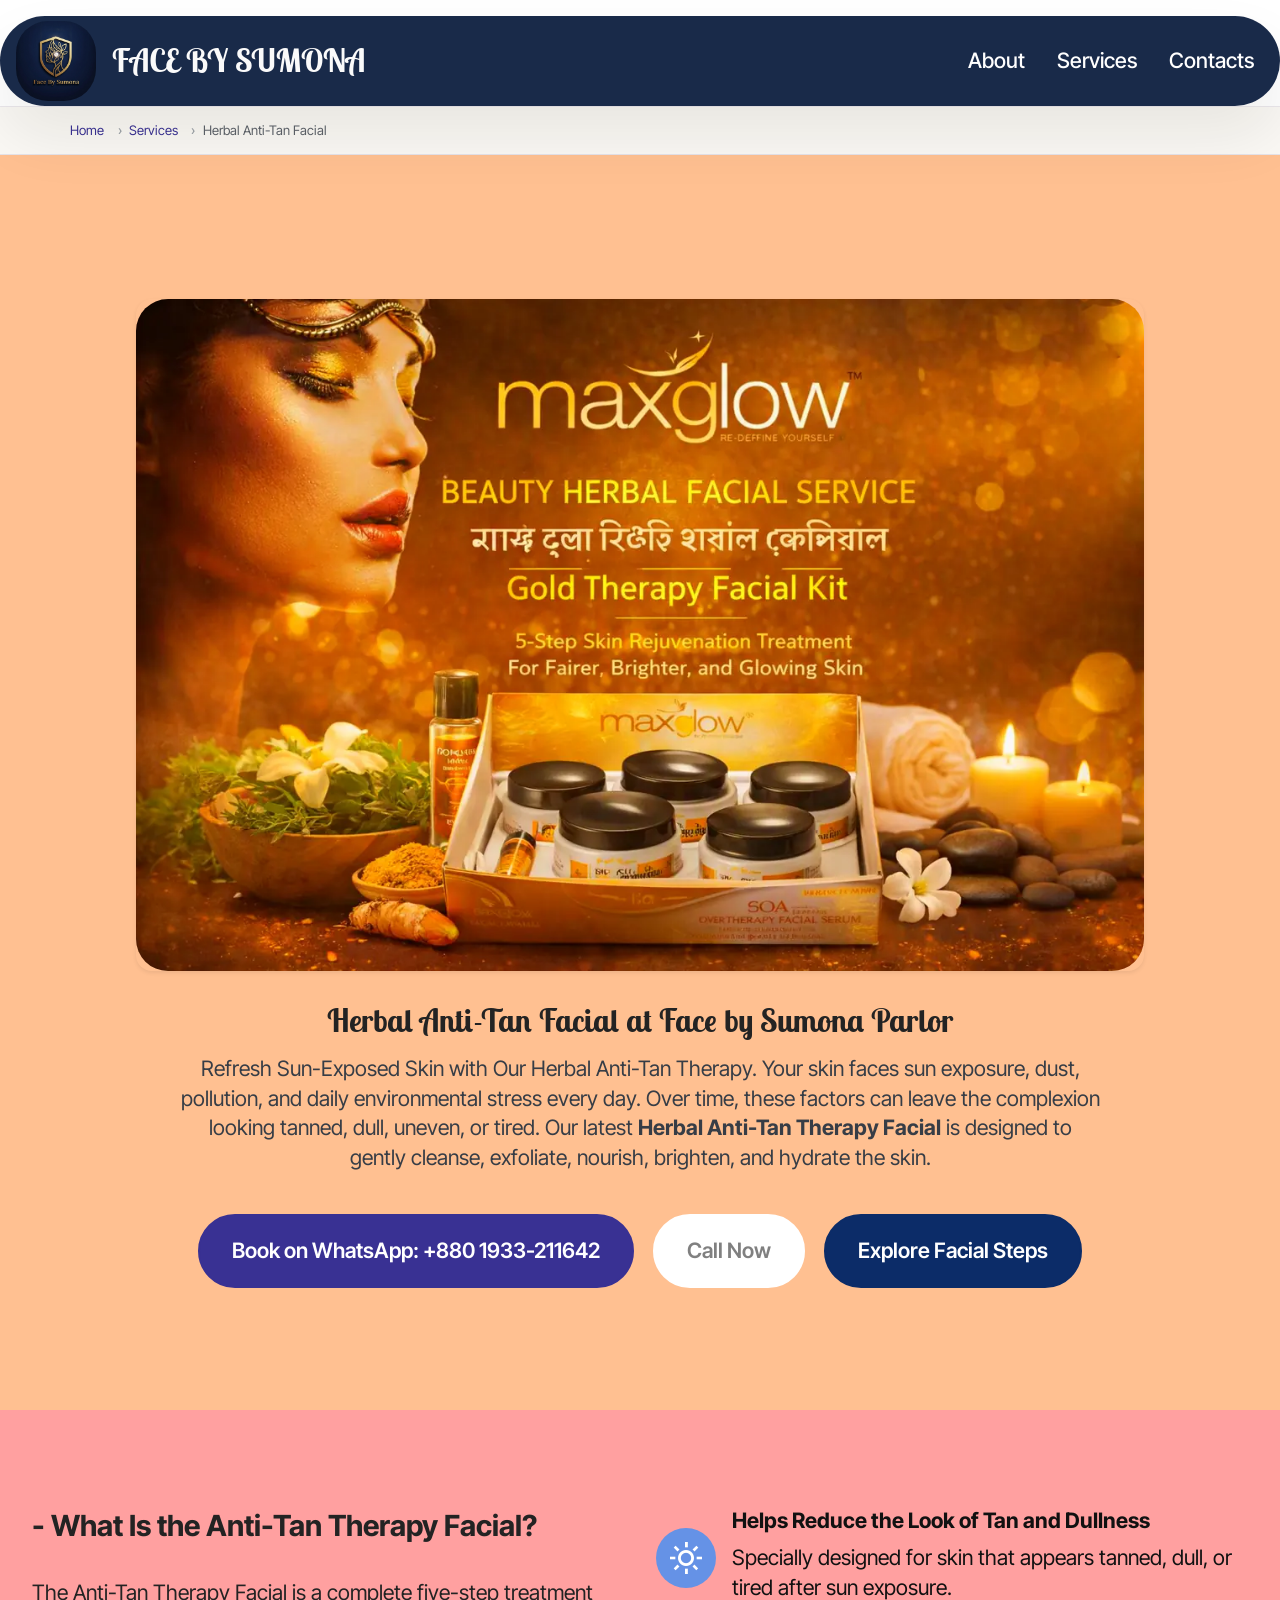
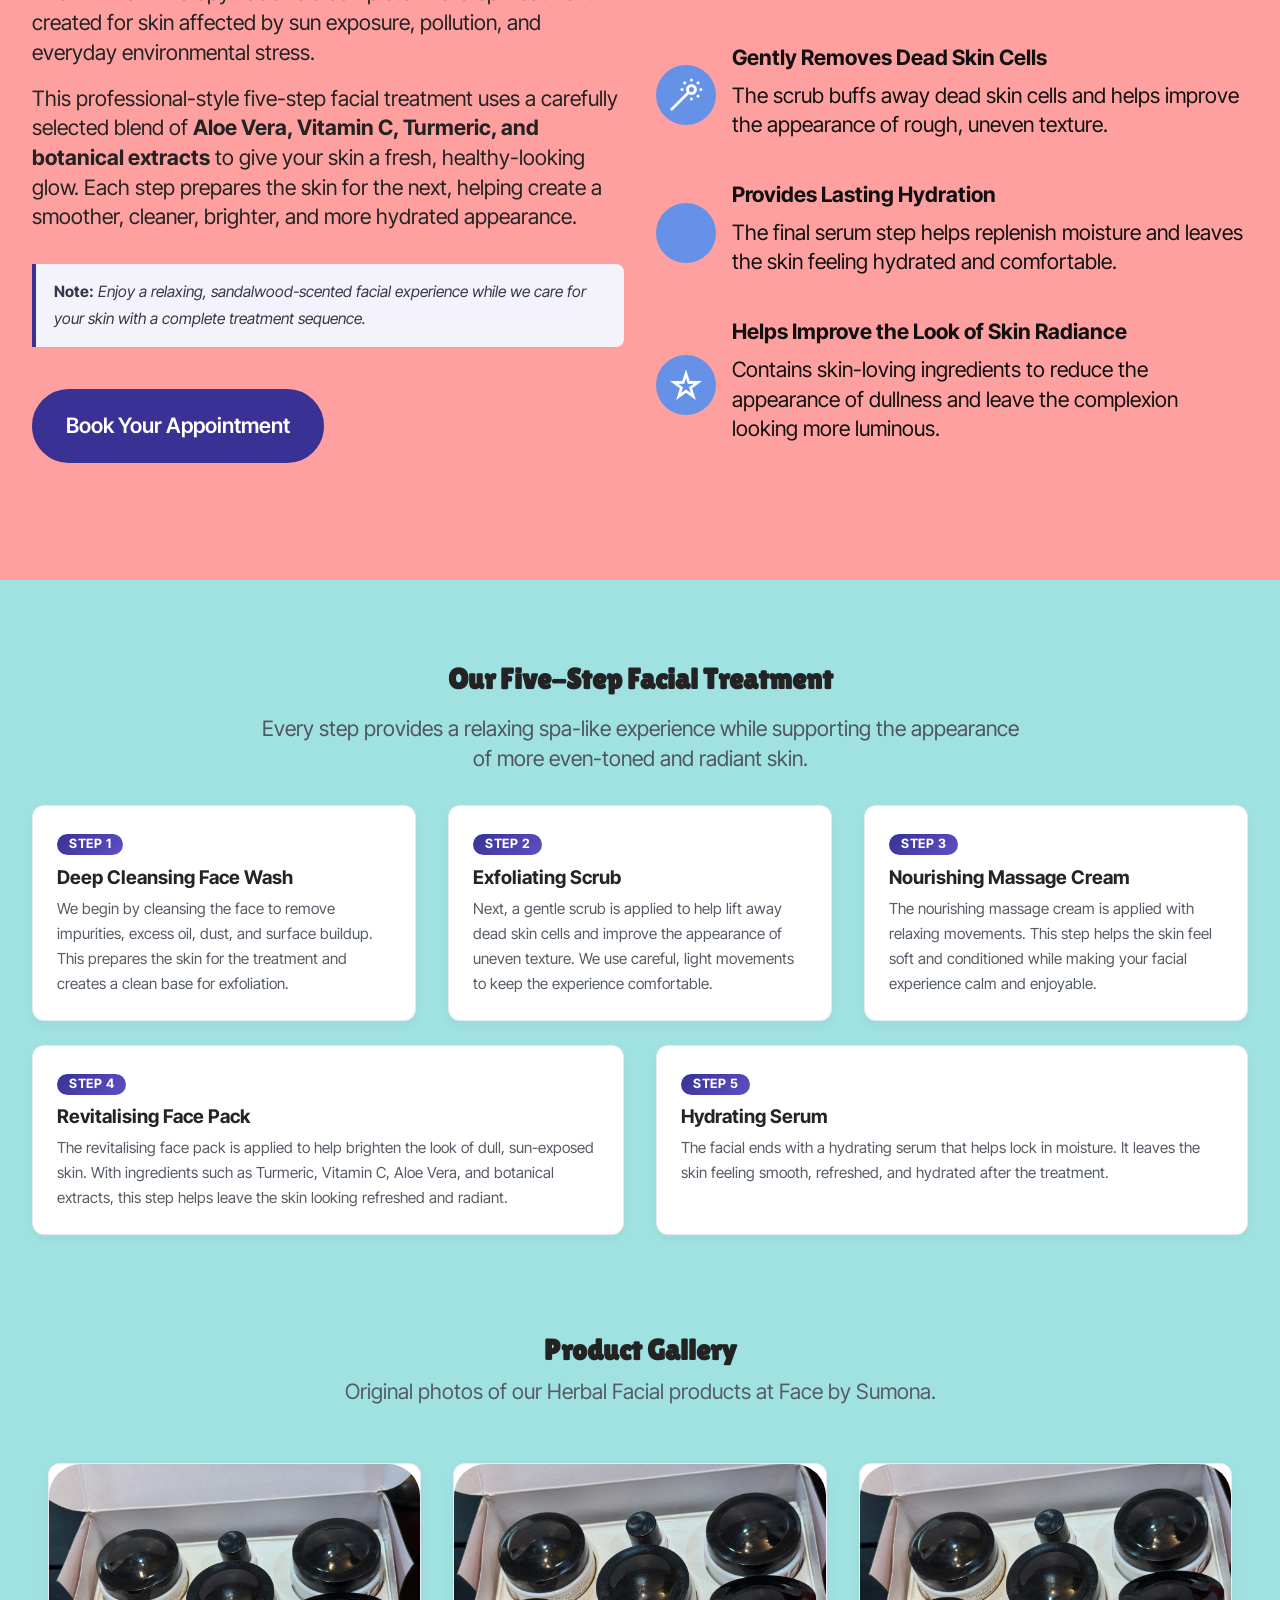
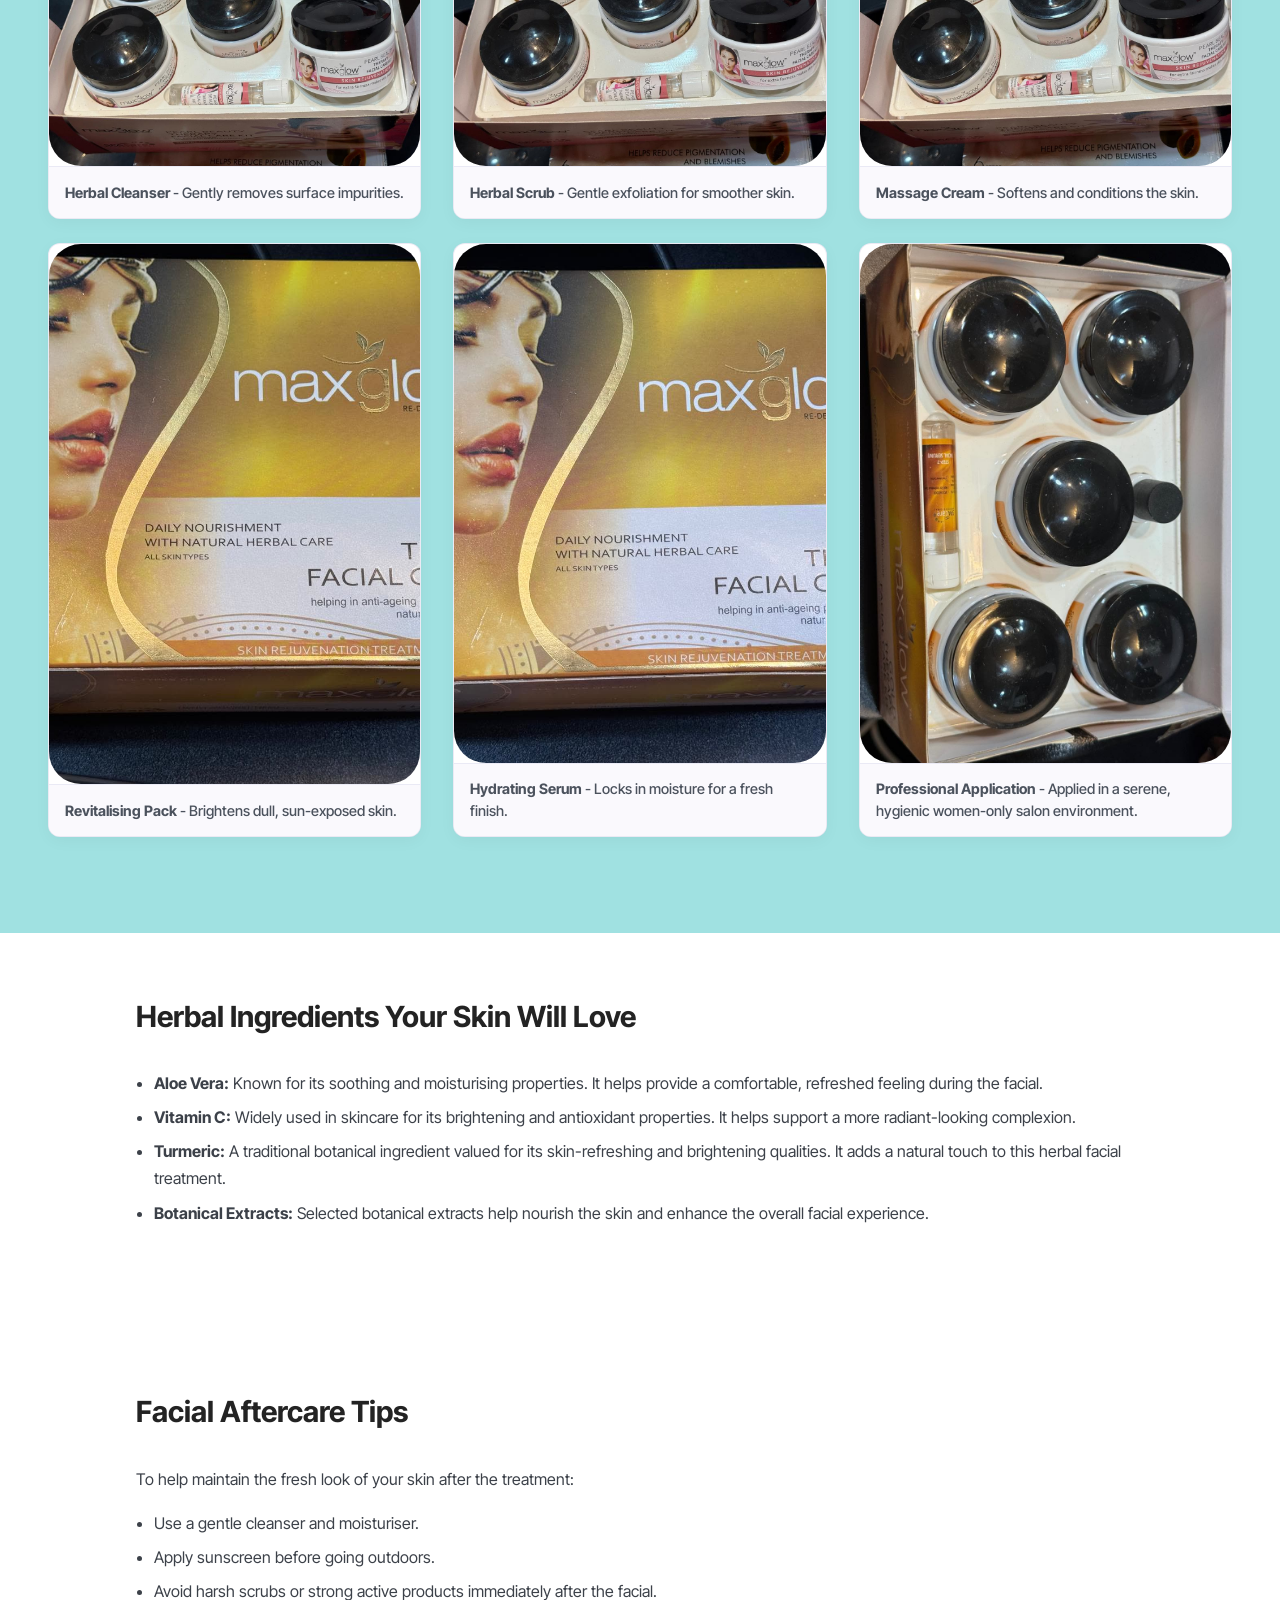
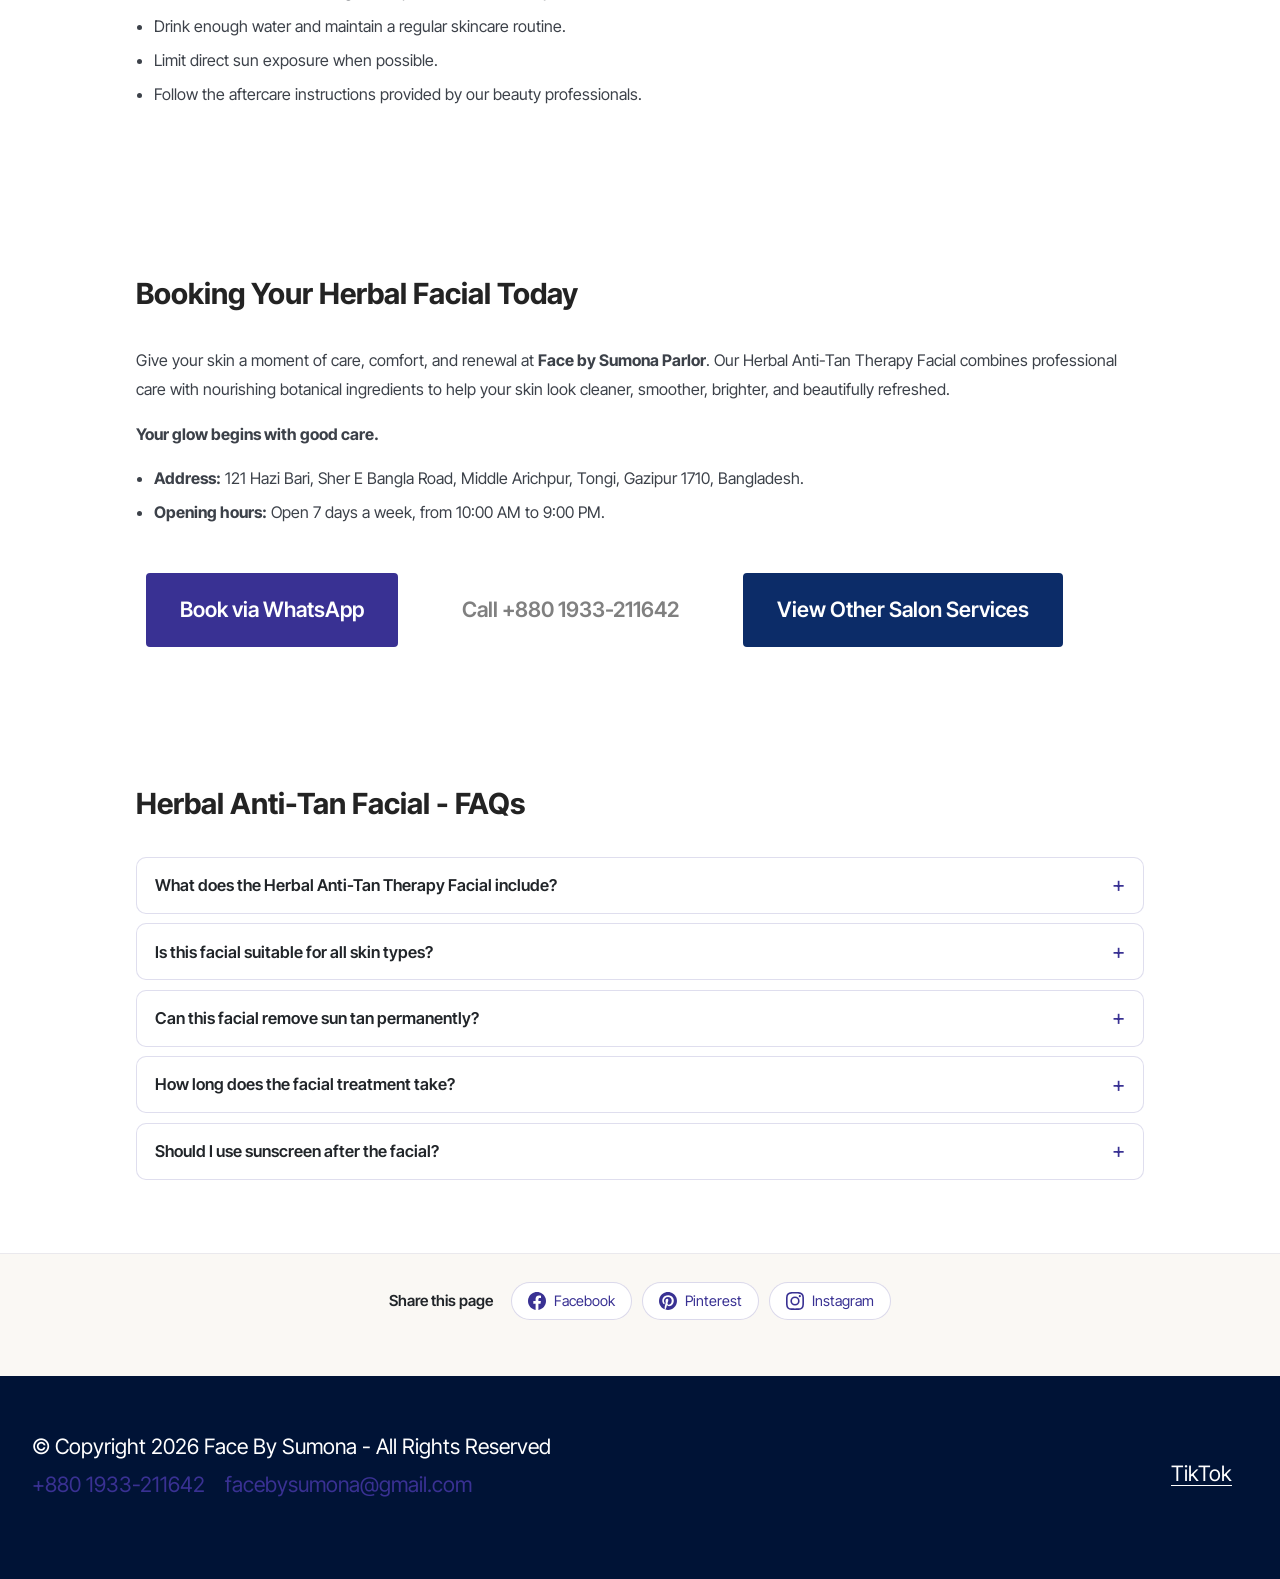
<file: herbal-facial.html>
<!DOCTYPE html>
<html lang="en">
<head>
  <!-- Site made with Face by Sumona v6.1.12, https://# -->
  <meta charset="UTF-8">
  <meta http-equiv="X-UA-Compatible" content="IE=edge">
  <meta name="generator" content="Mobirise v6.1.12, #">
  <meta name="viewport" content="width=device-width, initial-scale=1, minimum-scale=1">
  <meta name="description" content="Refresh sun-exposed, dull-looking skin with the Herbal Anti-Tan Therapy Facial at Face by Sumona Parlor. Enjoy a five-step facial with Aloe Vera, Vitamin C, Turmeric, and hydration.">
  <style>
    /* --- SEO additions: breadcrumbs, FAQ accordion, owner notes --- */
    img[height], img.w-100, img.d-block { height: auto; }
    .fbs-breadcrumb { position: relative; z-index: 5;
      padding: 13px 16px 13px; background: #faf8f4;
      border-top: 1px solid rgba(57,49,147,.08);
      border-bottom: 1px solid rgba(57,49,147,.10); }
    .fbs-breadcrumb ol { list-style: none; display: flex; flex-wrap: wrap;
      gap: .4rem; margin: 0 auto; padding: 0; max-width: 1140px;
      font: 500 .82rem/1.6 "Inter Tight", system-ui, sans-serif; }
    .fbs-breadcrumb li + li::before { content: "\203A"; margin: 0 .45rem;
      color: #9aa0a6; }
    .fbs-breadcrumb a { color: #393193; text-decoration: none; }
    .fbs-breadcrumb a:hover, .fbs-breadcrumb a:focus { text-decoration: underline; }
    .fbs-breadcrumb [aria-current="page"] { color: #5c6169; }
    .fbs-faq { width: 100%; }
    .fbs-faq details { border: 1px solid rgba(57,49,147,.16); border-radius: 10px;
      margin-bottom: .6rem; background: #fff; overflow: hidden; }
    .fbs-faq summary { cursor: pointer; padding: .95rem 1.1rem; font-weight: 600;
      font-size: 1.02rem; color: #212529; list-style: none; position: relative;
      padding-right: 2.6rem; }
    .fbs-faq summary::-webkit-details-marker { display: none; }
    .fbs-faq summary::after { content: "+"; position: absolute; right: 1.1rem;
      top: 50%; transform: translateY(-50%); font-size: 1.35rem; line-height: 1;
      color: #393193; font-weight: 400; }
    .fbs-faq details[open] summary::after { content: "\2212"; }
    .fbs-faq details[open] summary { border-bottom: 1px solid rgba(57,49,147,.12); }
    .fbs-faq .fbs-answer { padding: .9rem 1.1rem; margin: 0; font-size: .97rem;
      line-height: 1.75; color: #3c4149; }
    .fbs-faq summary:focus-visible { outline: 2px solid #393193; outline-offset: 2px; }
    .fbs-prose p { font-size: 1rem; line-height: 1.8; color: #3c4149; }
    .fbs-prose h3 { font-size: 1.28rem; margin: 1.6rem 0 .6rem; color: #212529; }
    .fbs-prose ul { padding-left: 1.15rem; }
    .fbs-prose li { margin-bottom: .45rem; line-height: 1.7; color: #3c4149; }
    .fbs-note { border-left: 4px solid #393193; background: #f4f3fb;
      padding: .95rem 1.1rem; border-radius: 0 8px 8px 0; margin: 1.2rem 0;
      font-size: .97rem; line-height: 1.7; color: #33384a; }
    .fbs-cta-row { display: flex; flex-wrap: wrap; gap: .7rem; margin-top: 1.4rem; }
    section.content13[class*="cid-"]:not([class*="cid-vv"]) {
      padding-top: 64px; padding-bottom: 64px; }
    .fbs-breadcrumb-top { margin-top: 106px; }
    @media (max-width: 767px) { .fbs-breadcrumb-top { margin-top: 78px; } }

    /* Custom step cards styling */
    .fbs-step-card {
      background: #ffffff;
      border: 1px solid rgba(57,49,147,0.12);
      border-radius: 12px;
      padding: 1.5rem;
      height: 100%;
      transition: transform 0.2s ease, box-shadow 0.2s ease;
      box-shadow: 0 4px 12px rgba(57,49,147,0.04);
    }
    .fbs-step-card:hover {
      transform: translateY(-3px);
      box-shadow: 0 8px 24px rgba(57,49,147,0.08);
      border-color: rgba(57,49,147,0.25);
    }
    .fbs-step-badge {
      display: inline-block;
      background: linear-gradient(135deg, #393193 0%, #5d50c6 100%);
      color: #ffffff;
      font-weight: 700;
      font-size: 0.8rem;
      text-transform: uppercase;
      letter-spacing: 0.5px;
      padding: 4px 12px;
      border-radius: 20px;
      margin-bottom: 0.85rem;
    }
    .fbs-step-title {
      font-size: 1.18rem;
      font-weight: 700;
      color: #212529;
      margin-bottom: 0.5rem;
    }
    .fbs-step-desc {
      font-size: 0.95rem;
      color: #555c65;
      line-height: 1.65;
      margin-bottom: 0;
    }
    .fbs-gallery-card {
      border-radius: 12px;
      overflow: hidden;
      background: #ffffff;
      border: 1px solid rgba(57,49,147,0.1);
      box-shadow: 0 4px 16px rgba(0,0,0,0.04);
      margin-bottom: 1.5rem;
      height: 100%;
      display: flex;
      flex-direction: column;
    }
    .fbs-gallery-card img {
      width: 100%;
      height: auto;
      object-fit: cover;
      display: block;
      transition: transform 0.3s ease;
    }
    .fbs-gallery-card:hover img {
      transform: scale(1.02);
    }
    .fbs-gallery-caption {
      padding: 0.9rem 1rem;
      font-size: 0.9rem;
      color: #4b525d;
      line-height: 1.5;
      background: #faf9fd;
      border-top: 1px solid rgba(57,49,147,0.08);
      font-weight: 500;
      flex-grow: 1;
    }
  </style>
  <!-- ================= SEO: canonical + social + icons ================= -->
  <link rel="canonical" href="https://www.trueface.bond/herbal-facial.html">
  <meta name="robots" content="index, follow, max-image-preview:large, max-snippet:-1">
  <meta name="theme-color" content="#393193">
  <link rel="icon" href="favicon.ico" sizes="any">
  <link rel="icon" type="image/svg+xml" href="assets/favicon/favicon.svg">
  <link rel="icon" type="image/png" sizes="32x32" href="assets/favicon/favicon-32x32.png">
  <link rel="icon" type="image/png" sizes="16x16" href="assets/favicon/favicon-16x16.png">
  <link rel="apple-touch-icon" sizes="180x180" href="assets/favicon/apple-touch-icon.png">
  <meta property="og:type" content="article">
  <meta property="og:site_name" content="Face by Sumona">
  <meta property="og:locale" content="en_US">
  <meta property="og:title" content="Herbal Anti-Tan Facial in Tongi | Face by Sumona">
  <meta property="og:description" content="Refresh sun-exposed, dull-looking skin with the Herbal Anti-Tan Therapy Facial at Face by Sumona Parlor. Enjoy a five-step facial with Aloe Vera, Vitamin C, Turmeric, and hydration.">
  <meta property="og:url" content="https://www.trueface.bond/herbal-facial.html">
  <meta property="og:image" content="https://www.trueface.bond/assets/images/herbal-facial-max-glow.webp">
  <meta property="og:image:width" content="1200">
  <meta property="og:image:height" content="800">
  <meta property="og:image:alt" content="Herbal Anti-Tan Facial at Face by Sumona beauty salon in Tongi, Gazipur">
  <meta name="twitter:card" content="summary_large_image">
  <meta name="twitter:title" content="Herbal Anti-Tan Facial in Tongi | Face by Sumona">
  <meta name="twitter:description" content="Refresh sun-exposed, dull-looking skin with the Herbal Anti-Tan Therapy Facial at Face by Sumona Parlor. Enjoy a five-step facial with Aloe Vera, Vitamin C, Turmeric, and hydration.">
  <meta name="twitter:image" content="https://www.trueface.bond/assets/images/herbal-facial-max-glow.webp">

  <!-- ================= STRUCTURED DATA (JSON-LD) ================= -->
  <script type="application/ld+json">
{
  "@context": "https://schema.org",
  "@graph": [
    {
      "@type": "BeautySalon",
      "@id": "https://www.trueface.bond/#beautysalon",
      "name": "Face by Sumona",
      "alternateName": "Face By Sumona Beauty Salon",
      "url": "https://www.trueface.bond/",
      "logo": "https://www.trueface.bond/assets/images/ghostwriter-1789574933627.png",
      "image": [
        "https://www.trueface.bond/assets/images/img-20260916-wa0030.webp",
        "https://www.trueface.bond/assets/images/img-20260924-wa0008-1171x878.webp",
        "https://www.trueface.bond/assets/images/herbal-facial-max-glow.webp"
      ],
      "description": "Face by Sumona is a beauty salon for women in Middle Arichpur, Tongi, Gazipur. Certified beautician Sumona has offered facial treatments, hair styling, makeup and bridal makeover since 2004.",
      "telephone": "+8801933211642",
      "email": "facebysumona@gmail.com",
      "foundingDate": "2004",
      "founder": {
        "@type": "Person",
        "name": "Sumona"
      },
      "address": {
        "@type": "PostalAddress",
        "streetAddress": "121 Hazi Bari, Sher E Bangla Road",
        "addressLocality": "Middle Arichpur, Tongi",
        "addressRegion": "Gazipur",
        "postalCode": "1710",
        "addressCountry": "BD"
      },
      "areaServed": [
        {
          "@type": "City",
          "name": "Tongi"
        },
        {
          "@type": "City",
          "name": "Gazipur"
        },
        {
          "@type": "City",
          "name": "Uttara"
        },
        {
          "@type": "City",
          "name": "Dhaka"
        }
      ],
      "openingHoursSpecification": [
        {
          "@type": "OpeningHoursSpecification",
          "dayOfWeek": "Monday",
          "opens": "10:00",
          "closes": "21:00"
        },
        {
          "@type": "OpeningHoursSpecification",
          "dayOfWeek": "Tuesday",
          "opens": "10:00",
          "closes": "21:00"
        },
        {
          "@type": "OpeningHoursSpecification",
          "dayOfWeek": "Wednesday",
          "opens": "10:00",
          "closes": "21:00"
        },
        {
          "@type": "OpeningHoursSpecification",
          "dayOfWeek": "Thursday",
          "opens": "10:00",
          "closes": "21:00"
        },
        {
          "@type": "OpeningHoursSpecification",
          "dayOfWeek": "Friday",
          "opens": "10:00",
          "closes": "21:00"
        },
        {
          "@type": "OpeningHoursSpecification",
          "dayOfWeek": "Saturday",
          "opens": "10:00",
          "closes": "21:00"
        },
        {
          "@type": "OpeningHoursSpecification",
          "dayOfWeek": "Sunday",
          "opens": "10:00",
          "closes": "21:00"
        }
      ],
      "currenciesAccepted": "BDT",
      "sameAs": [],
      "hasOfferCatalog": {
        "@type": "OfferCatalog",
        "name": "Beauty & Salon Services at Face by Sumona",
        "itemListElement": [
          {
            "@type": "Offer",
            "position": 1,
            "itemOffered": {
              "@type": "Service",
              "name": "Herbal Anti-Tan Facial",
              "description": "5-step herbal facial treatment that gently cleanses, exfoliates, nourishes, brightens, and hydrates skin."
            }
          }
        ]
      }
    },
    {
      "@type": "WebPage",
      "@id": "https://www.trueface.bond/herbal-facial.html#webpage",
      "url": "https://www.trueface.bond/herbal-facial.html",
      "name": "Herbal Anti-Tan Facial in Tongi | Face by Sumona",
      "description": "Refresh sun-exposed, dull-looking skin with the Herbal Anti-Tan Therapy Facial at Face by Sumona Parlor.",
      "inLanguage": "en",
      "isPartOf": {
        "@id": "https://www.trueface.bond/#website"
      },
      "about": {
        "@id": "https://www.trueface.bond/#beautysalon"
      },
      "breadcrumb": {
        "@id": "https://www.trueface.bond/herbal-facial.html#breadcrumb"
      }
    },
    {
      "@type": "BreadcrumbList",
      "@id": "https://www.trueface.bond/herbal-facial.html#breadcrumb",
      "itemListElement": [
        {
          "@type": "ListItem",
          "position": 1,
          "name": "Home",
          "item": "https://www.trueface.bond/"
        },
        {
          "@type": "ListItem",
          "position": 2,
          "name": "Services",
          "item": "https://www.trueface.bond/services.html"
        },
        {
          "@type": "ListItem",
          "position": 3,
          "name": "Herbal Anti-Tan Facial",
          "item": "https://www.trueface.bond/herbal-facial.html"
        }
      ]
    },
    {
      "@type": "Service",
      "@id": "https://www.trueface.bond/herbal-facial.html#service",
      "name": "Herbal Anti-Tan Facial in Tongi, Gazipur",
      "description": "A relaxing 5-step herbal facial treatment that gently cleanses, exfoliates, nourishes, brightens, and hydrates skin.",
      "serviceType": "Herbal Anti-Tan Facial",
      "provider": {
        "@id": "https://www.trueface.bond/#beautysalon"
      },
      "areaServed": {
        "@type": "City",
        "name": "Tongi"
      },
      "url": "https://www.trueface.bond/herbal-facial.html"
    }
  ]
}
  </script>
  <script type="application/ld+json">
{
  "@context": "https://schema.org",
  "@type": "FAQPage",
  "mainEntity": [
    {
      "@type": "Question",
      "name": "What does the Herbal Anti-Tan Therapy Facial include?",
      "acceptedAnswer": {
        "@type": "Answer",
        "text": "It includes five steps: a deep-cleansing face wash, exfoliating scrub, nourishing massage cream, revitalising face pack, and hydrating serum."
      }
    },
    {
      "@type": "Question",
      "name": "Is this facial suitable for all skin types?",
      "acceptedAnswer": {
        "@type": "Answer",
        "text": "The treatment is designed for all skin types. If your skin is sensitive, irritated, sunburned, or affected by a known skin condition, please inform our team before treatment."
      }
    },
    {
      "@type": "Question",
      "name": "Can this facial remove sun tan permanently?",
      "acceptedAnswer": {
        "@type": "Answer",
        "text": "The facial is designed to help reduce the appearance of tan and dullness and improve the look of uneven skin tone. Results vary by individual, and regular sunscreen use is important to help protect the skin from further sun exposure."
      }
    },
    {
      "@type": "Question",
      "name": "How long does the facial treatment take?",
      "acceptedAnswer": {
        "@type": "Answer",
        "text": "Treatment time may vary depending on your skin’s needs and the salon schedule. Please contact Face by Sumona Parlor for the current session duration and appointment details."
      }
    },
    {
      "@type": "Question",
      "name": "Should I use sunscreen after the facial?",
      "acceptedAnswer": {
        "@type": "Answer",
        "text": "Yes. Sunscreen is an important part of daytime skincare. It helps protect the skin from ultraviolet exposure and supports a more even-looking complexion."
      }
    }
  ]
}
  </script>
  <!-- ================= /SEO ================= -->
  
  <title>Herbal Anti-Tan Facial in Tongi | Face by Sumona</title>
  <link rel="stylesheet" href="assets/web/assets/mobirise-icons2/mobirise2.css">
  <link rel="stylesheet" href="assets/bootstrap/css/bootstrap.min.css">
  <link rel="stylesheet" href="assets/web/assets/gdpr-plugin/gdpr-styles.css">
  <link rel="stylesheet" href="assets/dropdown/css/style.css">
  <link rel="stylesheet" href="assets/theme/css/style.css">
  <link rel="preload" href="https://fonts.googleapis.com/css?family=Lobster+Two:400,400i,700,700i&display=swap" as="style" onload="this.onload=null;this.rel='stylesheet'">
  <noscript><link rel="stylesheet" href="https://fonts.googleapis.com/css?family=Lobster+Two:400,400i,700,700i&display=swap"></noscript>
  <link rel="preload" href="https://fonts.googleapis.com/css?family=Lilita+One:400&display=swap" as="style" onload="this.onload=null;this.rel='stylesheet'">
  <noscript><link rel="stylesheet" href="https://fonts.googleapis.com/css?family=Lilita+One:400&display=swap"></noscript>
  <link rel="preload" href="https://fonts.googleapis.com/css?family=Inter+Tight:300,400,500,600,700&display=swap" as="style" onload="this.onload=null;this.rel='stylesheet'">
  <noscript><link rel="stylesheet" href="https://fonts.googleapis.com/css?family=Inter+Tight:300,400,500,600,700&display=swap"></noscript>
  <link rel="preload" as="style" href="assets/mobirise/css/mbr-additional.css?v=P8b3Ro"><link rel="stylesheet" href="assets/mobirise/css/mbr-additional.css?v=P8b3Ro" type="text/css">
 
  <!-- Google tag (gtag.js) -->
<script async src="https://www.googletagmanager.com/gtag/js?id=G-GPD9XNZW9E"></script>
<script>
  window.dataLayer = window.dataLayer || [];
  function gtag(){dataLayer.push(arguments);}
  gtag('js', new Date());

  gtag('config', 'G-GPD9XNZW9E');
</script>
  
  <link rel="stylesheet" href="assets/fbs-share/share.css">
</head>
<body>
  
  <section data-bs-version="5.1" class="menu menu5 cid-vvpd3sa6Dy" once="menu" id="menu05-herbal">
	<nav class="navbar navbar-dropdown navbar-fixed-top navbar-expand-lg">
		<div class="container">
			<div class="navbar-brand">
				<span class="navbar-logo">
					<a href="index.html#top"><img src="assets/images/ghostwriter-1789574933627.png" alt="Face by Sumona logo" style="height: 5rem;" width="1024" height="1024" decoding="async"></a>
				</span>
				<span class="navbar-caption-wrap"><a class="navbar-caption new-font text-white display-1" href="https://www.trueface.bond">FACE BY SUMONA</a></span>
			</div>
			<button class="navbar-toggler" type="button" data-toggle="collapse" data-bs-toggle="collapse" data-target="#navbarSupportedContent" data-bs-target="#navbarSupportedContent" aria-controls="navbarNavAltMarkup" aria-expanded="false" aria-label="Toggle navigation">
				<div class="hamburger">
					<span></span>
					<span></span>
					<span></span>
					<span></span>
				</div>
			</button>
			<div class="collapse navbar-collapse" id="navbarSupportedContent">
				<ul class="navbar-nav nav-dropdown nav-right" data-app-modern-menu="true">
					<li class="nav-item">
						<a class="nav-link link text-secondary text-primary display-4" href="about.html">About</a>
					</li>
					<li class="nav-item">
						<a class="nav-link link text-secondary text-primary display-4" href="services.html" aria-expanded="false">Services</a>
					</li>
					<li class="nav-item">
						<a class="nav-link link text-secondary display-4" href="contact.html">Contacts</a>
					</li>
				</ul>
			</div>
		</div>
	</nav>
</section>

<nav class="fbs-breadcrumb fbs-breadcrumb-top" aria-label="Breadcrumb">
  <ol>
    <li><a href="index.html">Home</a></li>
    <li><a href="services.html">Services</a></li>
    <li><a href="herbal-facial.html" aria-current="page">Herbal Anti-Tan Facial</a></li>
  </ol>
</nav>

<!-- Hero Section -->
<section data-bs-version="5.1" class="header9 cid-vvYes44a4Z" id="header9-herbal">
    <div class="text-center container">
        <div class="row justify-content-center">
            <div class="col-md-12 col-lg-10">
                <div class="image-wrap mb-4 shadow-sm" style="border-radius: 16px; overflow: hidden;">
                    <img src="assets/images/herbal-facial-max-glow.webp" alt="Herbal Anti-Tan Facial at Face by Sumona" width="1536" height="1024" decoding="async">
                </div>
                <h1 class="mbr-section-title mbr-fonts-style mb-3 display-1"><strong>Herbal Anti-Tan Facial at Face by Sumona Parlor</strong></h1>
                <p class="mbr-text mbr-fonts-style display-4" style="max-width: 920px; margin: 0 auto; color: #373d46;">
                    Refresh Sun-Exposed Skin with Our Herbal Anti-Tan Therapy. Your skin faces sun exposure, dust, pollution, and daily environmental stress every day. Over time, these factors can leave the complexion looking tanned, dull, uneven, or tired. Our latest <strong>Herbal Anti-Tan Therapy Facial</strong> is designed to gently cleanse, exfoliate, nourish, brighten, and hydrate the skin.
                </p>
                <div class="mbr-section-btn mt-4">
                    <a class="btn btn-primary display-7" href="https://wa.me/8801933211642" target="_blank" rel="noopener">Book on WhatsApp: +880 1933-211642</a>
                    <a class="btn btn-secondary display-7" href="tel:+8801933211642">Call Now</a>
                    <a class="btn btn-info display-7" href="#facial-kit-steps">Explore Facial Steps</a>
                </div>
            </div>
        </div>
    </div>
</section>

<!-- Overview & Features Section -->
<section data-bs-version="5.1" class="features13 cid-vvY9BkjYSA" id="features-herbal-overview">
    <div class="container">
        <div class="row justify-content-center">
            <div class="col-12 col-lg-6">
                <div class="card-wrapper">
                    <div class="card-box align-left">
                        <h4 class="card-title mbr-fonts-style mb-4 display-5"><strong>- What Is the Anti-Tan Therapy Facial?</strong></h4>
                        <p class="mbr-text mbr-fonts-style mb-3 display-7">
                            The Anti-Tan Therapy Facial is a complete five-step treatment created for skin affected by sun exposure, pollution, and everyday environmental stress.
                        </p>
                        <p class="mbr-text mbr-fonts-style mb-4 display-7">
                            This professional-style five-step facial treatment uses a carefully selected blend of <strong>Aloe Vera, Vitamin C, Turmeric, and botanical extracts</strong> to give your skin a fresh, healthy-looking glow. Each step prepares the skin for the next, helping create a smoother, cleaner, brighter, and more hydrated appearance.
                        </p>
                        <div class="fbs-note mb-4">
                            <strong>Note:</strong> <em>Enjoy a relaxing, sandalwood-scented facial experience while we care for your skin with a complete treatment sequence.</em>
                        </div>
                        <div class="mbr-section-btn"><a class="btn btn-primary display-4" href="tel:+8801933211642">Book Your Appointment</a></div>
                    </div>
                </div>
            </div>
            <div class="col-12 col-lg-6">
                <div class="item features-without-image active mb-3">
                    <div class="item-wrapper mbr-flex">
                        <div class="icon-box">
                            <span class="mbr-iconfont mobi-mbri-sun mobi-mbri"></span>
                        </div>
                        <div class="text-box">
                            <h4 class="icon-title mbr-black mbr-fonts-style display-7"><strong>Helps Reduce the Look of Tan and Dullness</strong></h4>
                            <h5 class="icon-text mbr-black mbr-fonts-style display-4">Specially designed for skin that appears tanned, dull, or tired after sun exposure.</h5>
                        </div>
                    </div>
                </div>
                <div class="item features-without-image mb-3">
                    <div class="item-wrapper mbr-flex">
                        <div class="icon-box">
                            <span class="mbr-iconfont mobi-mbri-magic-stick mobi-mbri"></span>
                        </div>
                        <div class="text-box">
                            <h4 class="icon-title mbr-black mbr-fonts-style display-7"><strong>Gently Removes Dead Skin Cells</strong></h4>
                            <h5 class="icon-text mbr-black mbr-fonts-style display-4">The scrub buffs away dead skin cells and helps improve the appearance of rough, uneven texture.</h5>
                        </div>
                    </div>
                </div>
                <div class="item features-without-image mb-3">
                    <div class="item-wrapper mbr-flex">
                        <div class="icon-box">
                            <span class="mbr-iconfont mobi-mbri-drop mobi-mbri"></span>
                        </div>
                        <div class="text-box">
                            <h4 class="icon-title mbr-black mbr-fonts-style display-7"><strong>Provides Lasting Hydration</strong></h4>
                            <h5 class="icon-text mbr-black mbr-fonts-style display-4">The final serum step helps replenish moisture and leaves the skin feeling hydrated and comfortable.</h5>
                        </div>
                    </div>
                </div>
                <div class="item features-without-image mb-3">
                    <div class="item-wrapper mbr-flex">
                        <div class="icon-box">
                            <span class="mbr-iconfont mobi-mbri-star mobi-mbri"></span>
                        </div>
                        <div class="text-box">
                            <h4 class="icon-title mbr-black mbr-fonts-style display-7"><strong>Helps Improve the Look of Skin Radiance</strong></h4>
                            <h5 class="icon-text mbr-black mbr-fonts-style display-4">Contains skin-loving ingredients to reduce the appearance of dullness and leave the complexion looking more luminous.</h5>
                        </div>
                    </div>
                </div>
            </div>
        </div>
    </div>
</section>

<!-- 5-Step Facial Kit Section -->
<section data-bs-version="5.1" class="content13 cid-vvOFAJL58Z" id="facial-kit-steps">
    <div class="container">
        <div class="row justify-content-center">
            <div class="col-md-12 col-lg-10 text-center mb-4">
                <h2 class="mbr-section-title mbr-fonts-style mb-3 display-2"><strong>Our Five-Step Facial Treatment</strong></h2>
                <p class="mbr-text mbr-fonts-style display-7" style="color: #4f5560; max-width: 780px; margin: 0 auto;">
                    Every step provides a relaxing spa-like experience while supporting the appearance of more even-toned and radiant skin.
                </p>
            </div>
        </div>

        <div class="row g-4 justify-content-center">
            <!-- Step 1 -->
            <div class="col-12 col-md-6 col-lg-4">
                <div class="fbs-step-card">
                    <span class="fbs-step-badge">Step 1</span>
                    <h3 class="fbs-step-title">Deep Cleansing Face Wash</h3>
                    <p class="fbs-step-desc">We begin by cleansing the face to remove impurities, excess oil, dust, and surface buildup. This prepares the skin for the treatment and creates a clean base for exfoliation.</p>
                </div>
            </div>

            <!-- Step 2 -->
            <div class="col-12 col-md-6 col-lg-4">
                <div class="fbs-step-card">
                    <span class="fbs-step-badge">Step 2</span>
                    <h3 class="fbs-step-title">Exfoliating Scrub</h3>
                    <p class="fbs-step-desc">Next, a gentle scrub is applied to help lift away dead skin cells and improve the appearance of uneven texture. We use careful, light movements to keep the experience comfortable.</p>
                </div>
            </div>

            <!-- Step 3 -->
            <div class="col-12 col-md-6 col-lg-4">
                <div class="fbs-step-card">
                    <span class="fbs-step-badge">Step 3</span>
                    <h3 class="fbs-step-title">Nourishing Massage Cream</h3>
                    <p class="fbs-step-desc">The nourishing massage cream is applied with relaxing movements. This step helps the skin feel soft and conditioned while making your facial experience calm and enjoyable.</p>
                </div>
            </div>

            <!-- Step 4 -->
            <div class="col-12 col-md-6 col-lg-6">
                <div class="fbs-step-card">
                    <span class="fbs-step-badge">Step 4</span>
                    <h3 class="fbs-step-title">Revitalising Face Pack</h3>
                    <p class="fbs-step-desc">The revitalising face pack is applied to help brighten the look of dull, sun-exposed skin. With ingredients such as Turmeric, Vitamin C, Aloe Vera, and botanical extracts, this step helps leave the skin looking refreshed and radiant.</p>
                </div>
            </div>

            <!-- Step 5 -->
            <div class="col-12 col-md-6 col-lg-6">
                <div class="fbs-step-card">
                    <span class="fbs-step-badge">Step 5</span>
                    <h3 class="fbs-step-title">Hydrating Serum</h3>
                    <p class="fbs-step-desc">The facial ends with a hydrating serum that helps lock in moisture. It leaves the skin feeling smooth, refreshed, and hydrated after the treatment.</p>
                </div>
            </div>
        </div>
    </div>
</section>

<!-- Product Photos & Salon Gallery -->
<section data-bs-version="5.1" class="gallery1 cid-vvOHT5KeHU" id="gallery-herbal-photos">
    <div class="container">
        <div class="mbr-section-head text-center mb-4">
            <h2 class="mbr-section-title mbr-fonts-style mb-2 display-2">
                <strong>Product Gallery</strong>
            </h2>
            <p class="mbr-text mbr-fonts-style display-7" style="color: #555c65;">
                Original photos of our Herbal Facial products at Face by Sumona.
            </p>
        </div>
        <div class="row mt-4 g-4">
            <div class="col-12 col-md-6 col-lg-4">
                <div class="fbs-gallery-card">
                    <img src="assets/images/IMG-20260921-WA0028.jpg" alt="Herbal Facial Product at Face by Sumona" loading="lazy" decoding="async">
                    <div class="fbs-gallery-caption">
                        <strong>Herbal Cleanser</strong> - Gently removes surface impurities.
                    </div>
                </div>
            </div>

            <div class="col-12 col-md-6 col-lg-4">
                <div class="fbs-gallery-card">
                    <img src="assets/images/IMG-20260921-WA0030.jpg" alt="Herbal Facial Product at Face by Sumona" loading="lazy" decoding="async">
                    <div class="fbs-gallery-caption">
                        <strong>Herbal Scrub</strong> - Gentle exfoliation for smoother skin.
                    </div>
                </div>
            </div>

            <div class="col-12 col-md-6 col-lg-4">
                <div class="fbs-gallery-card">
                    <img src="assets/images/IMG-20260921-WA0032.jpg" alt="Herbal Facial Product at Face by Sumona" loading="lazy" decoding="async">
                    <div class="fbs-gallery-caption">
                        <strong>Massage Cream</strong> - Softens and conditions the skin.
                    </div>
                </div>
            </div>

            <div class="col-12 col-md-6 col-lg-4">
                <div class="fbs-gallery-card">
                    <img src="assets/images/IMG-20260921-WA0034.jpg" alt="Herbal Facial Product at Face by Sumona" loading="lazy" decoding="async">
                    <div class="fbs-gallery-caption">
                        <strong>Revitalising Pack</strong> - Brightens dull, sun-exposed skin.
                    </div>
                </div>
            </div>

            <div class="col-12 col-md-6 col-lg-4">
                <div class="fbs-gallery-card">
                    <img src="assets/images/IMG-20260921-WA0036.jpg" alt="Herbal Facial Product at Face by Sumona" loading="lazy" decoding="async">
                    <div class="fbs-gallery-caption">
                        <strong>Hydrating Serum</strong> - Locks in moisture for a fresh finish.
                    </div>
                </div>
            </div>

            <div class="col-12 col-md-6 col-lg-4">
                <div class="fbs-gallery-card">
                    <img src="assets/images/IMG-20260921-WA0038.jpg" alt="Herbal Facial Product at Face by Sumona" loading="lazy" decoding="async">
                    <div class="fbs-gallery-caption">
                        <strong>Professional Application</strong> - Applied in a serene, hygienic women-only salon environment.
                    </div>
                </div>
            </div>
        </div>
    </div>
</section>

<!-- In-Depth Prose: Treatment Guide -->
<section data-bs-version="5.1" class="content13 cid-what-the-herbal-facial-does" id="what-the-herbal-facial-does">
  <div class="container">
    <div class="row justify-content-center">
      <div class="col-md-12 col-lg-10">
        <h2 class="mbr-section-title mbr-fonts-style mb-4 display-5"><strong>Herbal Ingredients Your Skin Will Love</strong></h2>
        <div class="fbs-prose">
          <ul>
            <li><strong>Aloe Vera:</strong> Known for its soothing and moisturising properties. It helps provide a comfortable, refreshed feeling during the facial.</li>
            <li><strong>Vitamin C:</strong> Widely used in skincare for its brightening and antioxidant properties. It helps support a more radiant-looking complexion.</li>
            <li><strong>Turmeric:</strong> A traditional botanical ingredient valued for its skin-refreshing and brightening qualities. It adds a natural touch to this herbal facial treatment.</li>
            <li><strong>Botanical Extracts:</strong> Selected botanical extracts help nourish the skin and enhance the overall facial experience.</li>
          </ul>
        </div>
      </div>
    </div>
  </div>
</section>

<!-- In-Depth Prose: Before and After Care -->
<section data-bs-version="5.1" class="content13 cid-before-and-after-herbal" id="before-and-after-herbal">
  <div class="container">
    <div class="row justify-content-center">
      <div class="col-md-12 col-lg-10">
        <h2 class="mbr-section-title mbr-fonts-style mb-4 display-5"><strong>Facial Aftercare Tips</strong></h2>
        <div class="fbs-prose">
          <p>To help maintain the fresh look of your skin after the treatment:</p>
          <ul>
            <li>Use a gentle cleanser and moisturiser.</li>
            <li>Apply sunscreen before going outdoors.</li>
            <li>Avoid harsh scrubs or strong active products immediately after the facial.</li>
            <li>Drink enough water and maintain a regular skincare routine.</li>
            <li>Limit direct sun exposure when possible.</li>
            <li>Follow the aftercare instructions provided by our beauty professionals.</li>
          </ul>
        </div>
      </div>
    </div>
  </div>
</section>

<!-- In-Depth Prose: Booking Information -->
<section data-bs-version="5.1" class="content13 cid-booking-herbal-facial" id="booking-herbal-facial">
  <div class="container">
    <div class="row justify-content-center">
      <div class="col-md-12 col-lg-10">
        <h2 class="mbr-section-title mbr-fonts-style mb-4 display-5"><strong>Booking Your Herbal Facial Today</strong></h2>
        <div class="fbs-prose">
          <p>Give your skin a moment of care, comfort, and renewal at <strong>Face by Sumona Parlor</strong>. Our Herbal Anti-Tan Therapy Facial combines professional care with nourishing botanical ingredients to help your skin look cleaner, smoother, brighter, and beautifully refreshed.</p>
          <p><strong>Your glow begins with good care.</strong></p>
          <ul>
            <li><strong>Address:</strong> 121 Hazi Bari, Sher E Bangla Road, Middle Arichpur, Tongi, Gazipur 1710, Bangladesh.</li>
            <li><strong>Opening hours:</strong> Open 7 days a week, from 10:00 AM to 9:00 PM.</li>
          </ul>
          <div class="fbs-cta-row">
            <a class="btn btn-primary display-7" href="https://wa.me/8801933211642" target="_blank" rel="noopener">Book via WhatsApp</a>
            <a class="btn btn-secondary display-7" href="tel:+8801933211642">Call +880 1933-211642</a>
            <a class="btn btn-info display-7" href="services.html">View Other Salon Services</a>
          </div>
        </div>
      </div>
    </div>
  </div>
</section>

<!-- FAQ Accordion Section -->
<section data-bs-version="5.1" class="content13 cid-faq-herbal" id="faq-herbal">
  <div class="container">
    <div class="row justify-content-center">
      <div class="col-md-12 col-lg-10">
        <h2 class="mbr-section-title mbr-fonts-style mb-4 display-5"><strong>Herbal Anti-Tan Facial - FAQs</strong></h2>
      </div>
    </div>
    <div class="row justify-content-center">
      <div class="col-md-12 col-lg-10">
        <div class="fbs-faq">
          <details>
            <summary>What does the Herbal Anti-Tan Therapy Facial include?</summary>
            <p class="fbs-answer">It includes five steps: a deep-cleansing face wash, exfoliating scrub, nourishing massage cream, revitalising face pack, and hydrating serum.</p>
          </details>
          <details>
            <summary>Is this facial suitable for all skin types?</summary>
            <p class="fbs-answer">The treatment is designed for all skin types. If your skin is sensitive, irritated, sunburned, or affected by a known skin condition, please inform our team before treatment.</p>
          </details>
          <details>
            <summary>Can this facial remove sun tan permanently?</summary>
            <p class="fbs-answer">The facial is designed to help reduce the appearance of tan and dullness and improve the look of uneven skin tone. Results vary by individual, and regular sunscreen use is important to help protect the skin from further sun exposure.</p>
          </details>
          <details>
            <summary>How long does the facial treatment take?</summary>
            <p class="fbs-answer">Treatment time may vary depending on your skin’s needs and the salon schedule. Please contact Face by Sumona Parlor for the current session duration and appointment details.</p>
          </details>
          <details>
            <summary>Should I use sunscreen after the facial?</summary>
            <p class="fbs-answer">Yes. Sunscreen is an important part of daytime skincare. It helps protect the skin from ultraviolet exposure and supports a more even-looking complexion.</p>
          </details>
        </div>
      </div>
    </div>
  </div>
</section>

<!-- Footer Section (standardized across all pages) -->
<!-- Share this page -->
<section class="fbs-share" aria-label="Share this page">
  <div class="fbs-share-inner">
    <span class="fbs-share-label">Share this page</span>
    <div class="fbs-share-btns">
      <a class="fbs-share-btn fbs-share-fb" href="#" target="_blank" rel="noopener" aria-label="Share on Facebook">
        <svg viewBox="0 0 24 24" aria-hidden="true"><path d="M24 12.073c0-6.627-5.373-12-12-12s-12 5.373-12 12c0 5.99 4.388 10.954 10.125 11.854v-8.385H7.078v-3.47h3.047V9.43c0-3.007 1.792-4.669 4.533-4.669 1.312 0 2.686.235 2.686.235v2.953H15.83c-1.491 0-1.956.925-1.956 1.874v2.25h3.328l-.532 3.47h-2.796v8.385C19.612 23.027 24 18.062 24 12.073z"/></svg>
        <span>Facebook</span>
      </a>
      <a class="fbs-share-btn fbs-share-pin" href="#" target="_blank" rel="noopener" aria-label="Save to Pinterest">
        <svg viewBox="0 0 24 24" aria-hidden="true"><path d="M12.017 0C5.396 0 .029 5.367.029 11.987c0 5.079 3.158 9.417 7.618 11.162-.105-.949-.199-2.403.041-3.439.219-.937 1.406-5.957 1.406-5.957s-.359-.72-.359-1.781c0-1.663.967-2.911 2.168-2.911 1.024 0 1.518.769 1.518 1.688 0 1.029-.653 2.567-.992 3.992-.285 1.193.6 2.165 1.775 2.165 2.128 0 3.768-2.245 3.768-5.487 0-2.861-2.063-4.869-5.008-4.869-3.41 0-5.409 2.562-5.409 5.199 0 1.033.394 2.143.889 2.741.099.12.112.225.085.345-.09.375-.293 1.199-.334 1.363-.053.225-.172.271-.401.165-1.495-.69-2.433-2.878-2.433-4.646 0-3.776 2.748-7.252 7.92-7.252 4.158 0 7.392 2.967 7.392 6.923 0 4.135-2.607 7.462-6.233 7.462-1.214 0-2.354-.629-2.758-1.379l-.749 2.848c-.269 1.045-1.004 2.352-1.498 3.146 1.123.345 2.306.535 3.55.535 6.607 0 11.985-5.365 11.985-11.987C23.97 5.39 18.592.026 11.985.026z"/></svg>
        <span>Pinterest</span>
      </a>
      <button type="button" class="fbs-share-btn fbs-share-ig" aria-label="Share on Instagram">
        <svg viewBox="0 0 24 24" aria-hidden="true"><path d="M12 2.163c3.204 0 3.584.012 4.85.07 3.252.148 4.771 1.691 4.919 4.919.058 1.265.069 1.645.069 4.849 0 3.205-.012 3.584-.069 4.849-.149 3.225-1.664 4.771-4.919 4.919-1.266.058-1.644.07-4.85.07-3.204 0-3.584-.012-4.849-.07-3.26-.149-4.771-1.699-4.919-4.92-.058-1.265-.07-1.644-.07-4.849 0-3.204.013-3.583.07-4.849.149-3.227 1.664-4.771 4.919-4.919 1.266-.057 1.645-.069 4.849-.069zM12 0C8.741 0 8.333.014 7.053.072 2.695.272.273 2.69.073 7.052.014 8.333 0 8.741 0 12c0 3.259.014 3.668.072 4.948.2 4.358 2.618 6.78 6.98 6.98C8.333 23.986 8.741 24 12 24c3.259 0 3.668-.014 4.948-.072 4.354-.2 6.782-2.618 6.979-6.98.059-1.28.073-1.689.073-4.948 0-3.259-.014-3.667-.072-4.947-.196-4.354-2.617-6.78-6.979-6.98C15.668.014 15.259 0 12 0zm0 5.838a6.162 6.162 0 100 12.324 6.162 6.162 0 000-12.324zM12 16a4 4 0 110-8 4 4 0 010 8zm6.406-11.845a1.44 1.44 0 100 2.881 1.44 1.44 0 000-2.881z"/></svg>
        <span>Instagram</span>
      </button>
    </div>
    <p class="fbs-share-status" role="status" aria-live="polite"></p>
  </div>
</section>
<script src="assets/fbs-share/share.js" defer></script>

<section data-bs-version="5.1" class="footer2 cid-vw6yy9fiZ1" once="footers" id="footer02-herbal">
    <div class="container">
        <div class="row">
            <div class="col-12 col-lg-6 center mt-2 mb-3">
                <p class="mbr-fonts-style copyright mb-0 display-7">
                    © Copyright 2026 Face By Sumona - All Rights Reserved
                </p>
                <p class="mbr-fonts-style display-7" style="margin-top:.5rem">
                    <a href="tel:+8801933211642">+880 1933-211642</a> &nbsp;&nbsp;
                    <a href="mailto:facebysumona@gmail.com">facebysumona@gmail.com</a>
                </p>
            </div>
            <div class="col-12 col-lg-6 center">
                <div class="row-links mt-2 mb-3">
                    <ul class="row-links-soc">
                        <li class="row-links-soc-item mbr-fonts-style display-7">
                            <a href="https://www.tiktok.com/@sumonaislam408" class="text-secondary text-primary">TikTok</a>
                        </li>
                    </ul>
                </div>
            </div>
        </div>
    </div>
</section>

<input name="cookieData" type="hidden" data-cookie-cookiesalerttype="false" data-cookie-customdialogselector="null" data-cookie-colortext="#424a4d" data-cookie-colorbg="rgb(255, 255, 255)" data-cookie-opacityoverlay="0" data-cookie-bgopacity="100" data-cookie-textbutton="GOT IT" data-cookie-rejecttext="REJECT" data-cookie-colorbutton="#393193" data-cookie-rejectcolor="#ffffff" data-cookie-colorlink="#424a4d" data-cookie-underlinelink="true" data-cookie-text="We use cookies to give you the best experience.">
<script src="assets/bootstrap/js/bootstrap.bundle.min.js"></script>
  <script src="assets/smoothscroll/smooth-scroll.js"></script>
  <script src="assets/dropdown/js/navbar-dropdown.js"></script>
  <script src="assets/theme/js/script.js"></script>
</body>
</html>
</file>
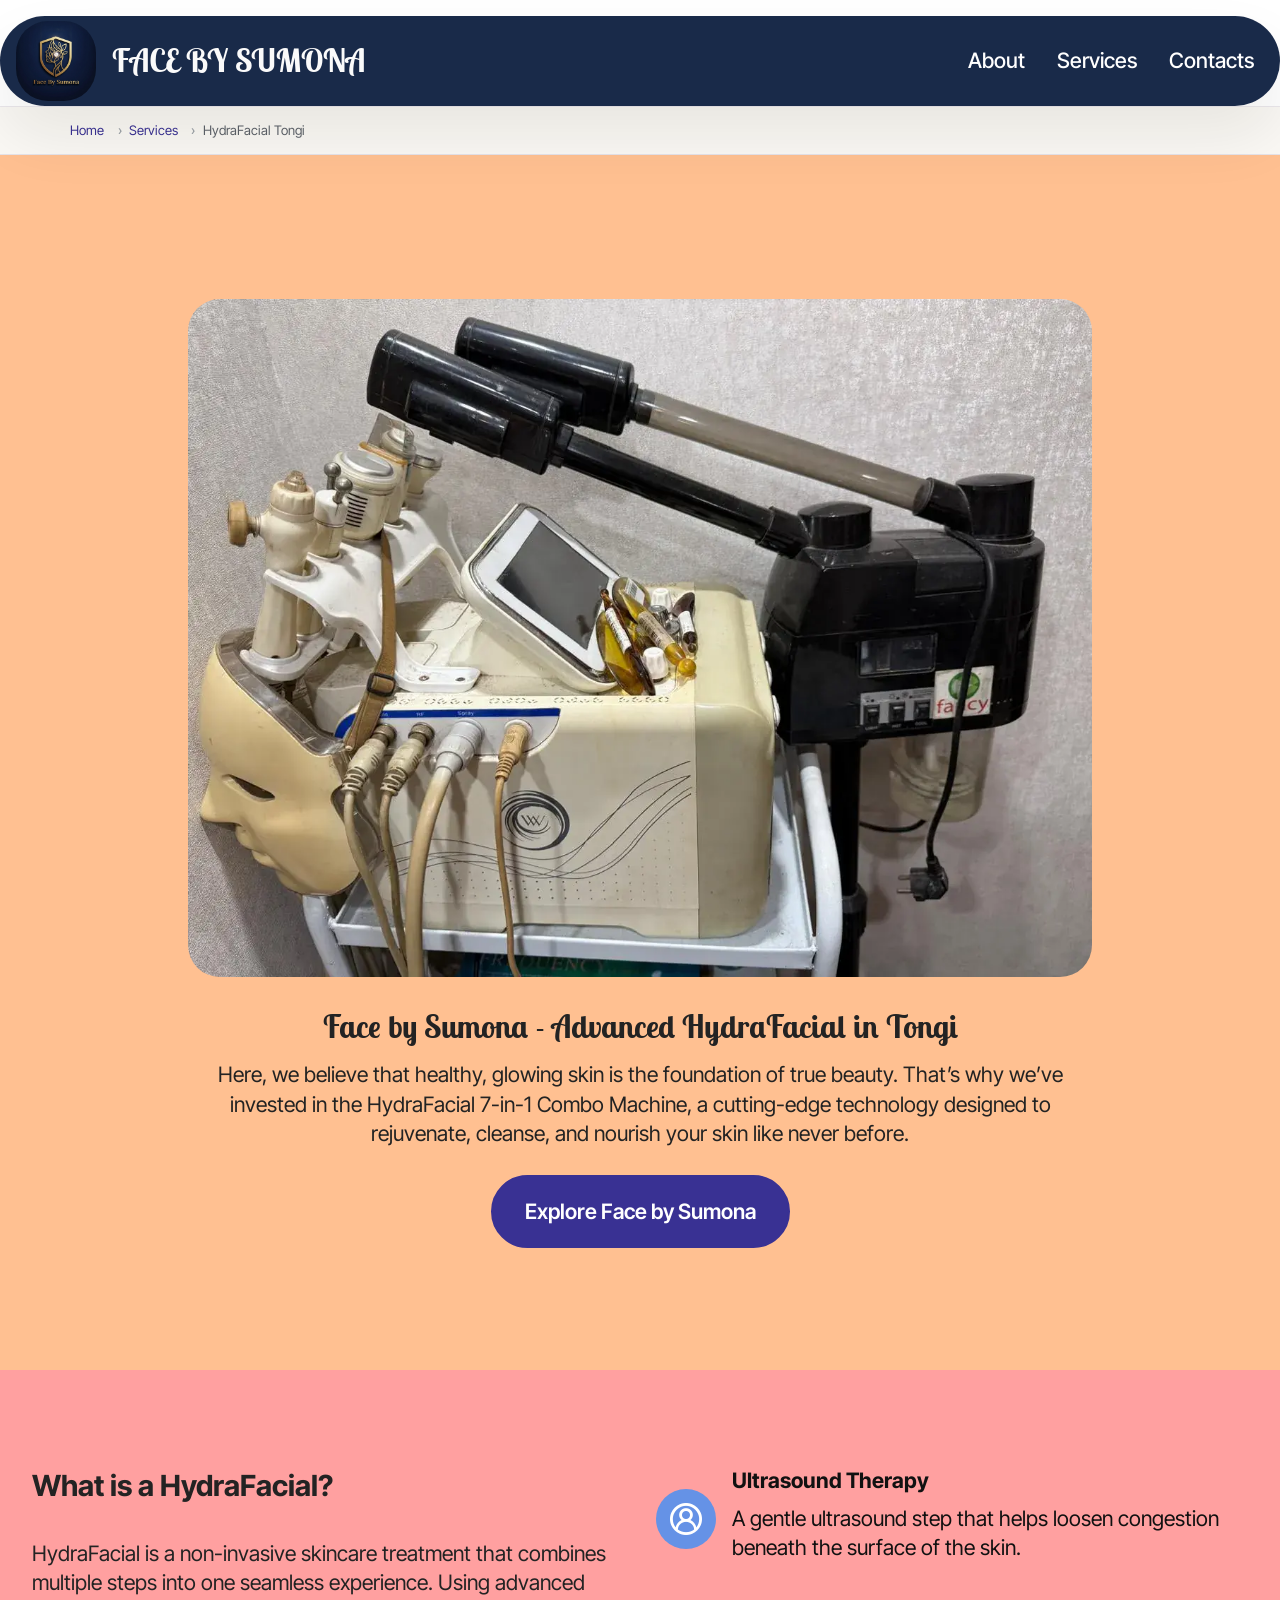
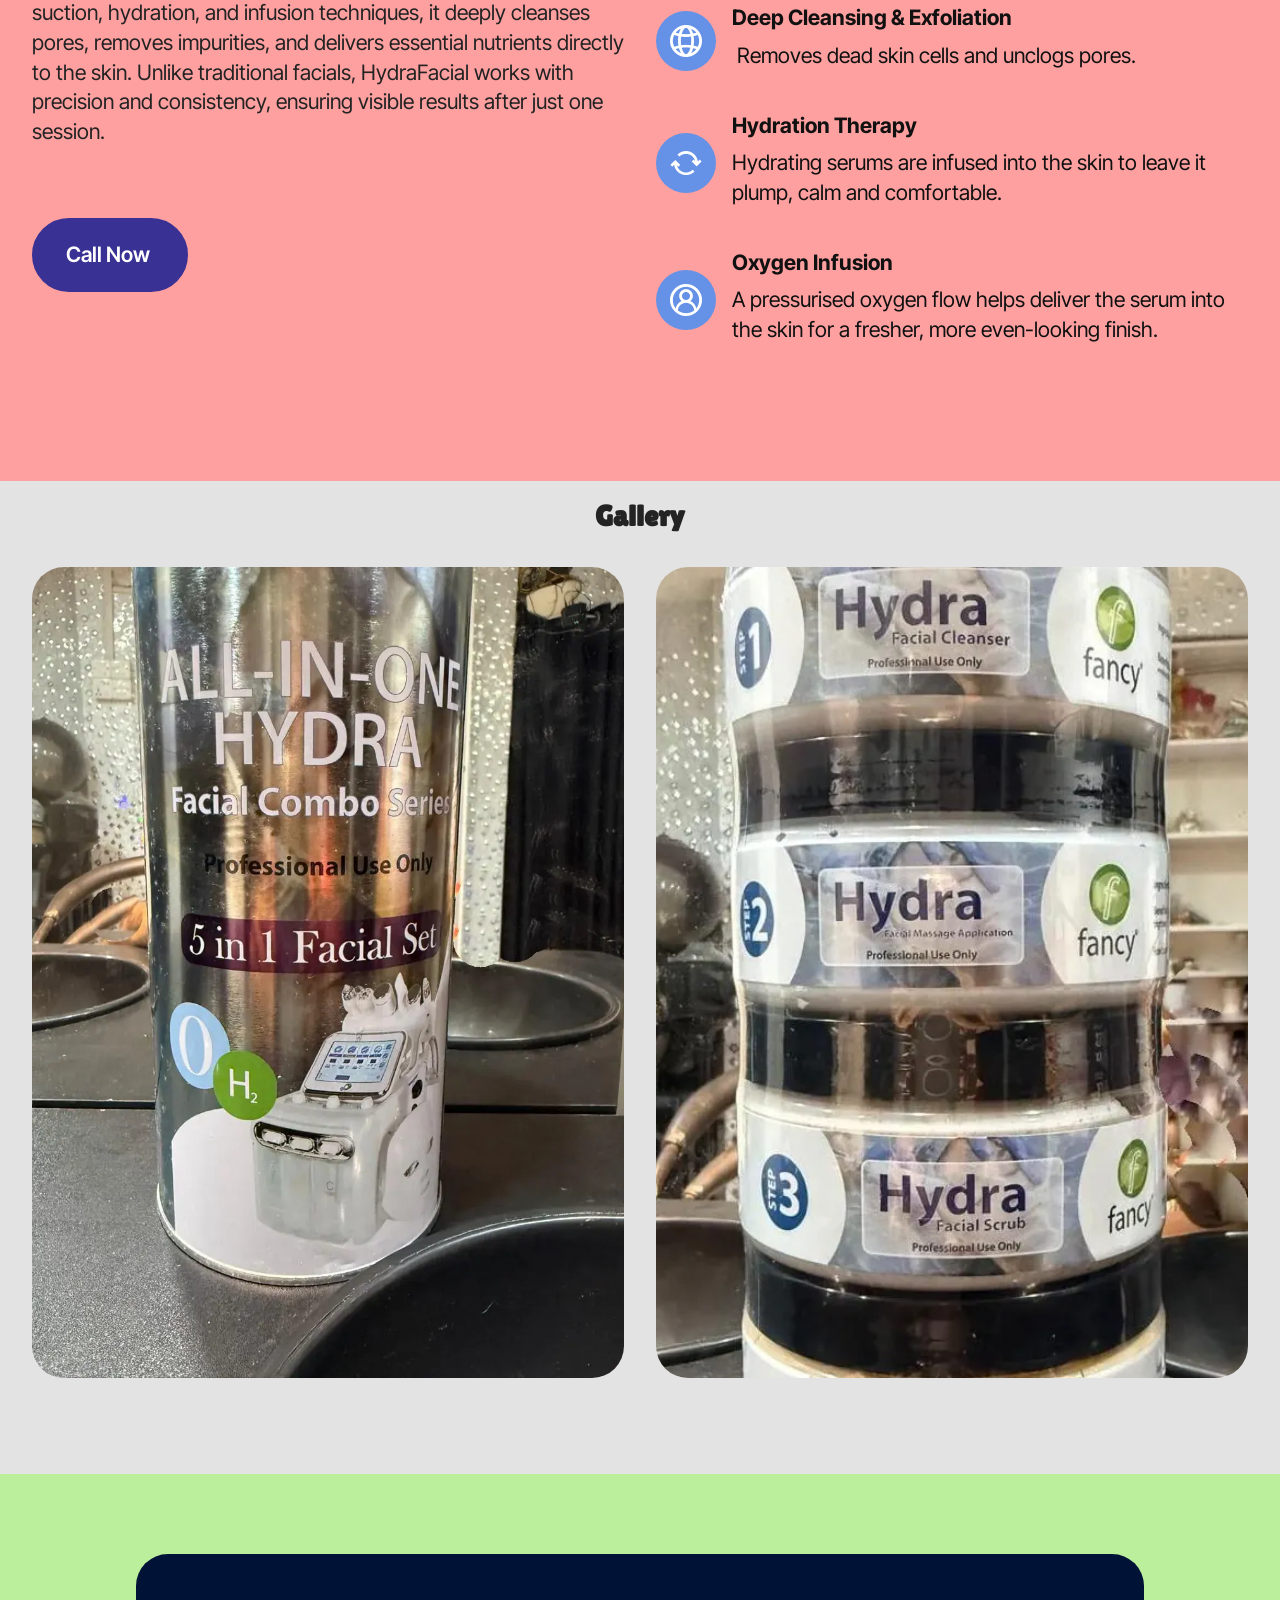
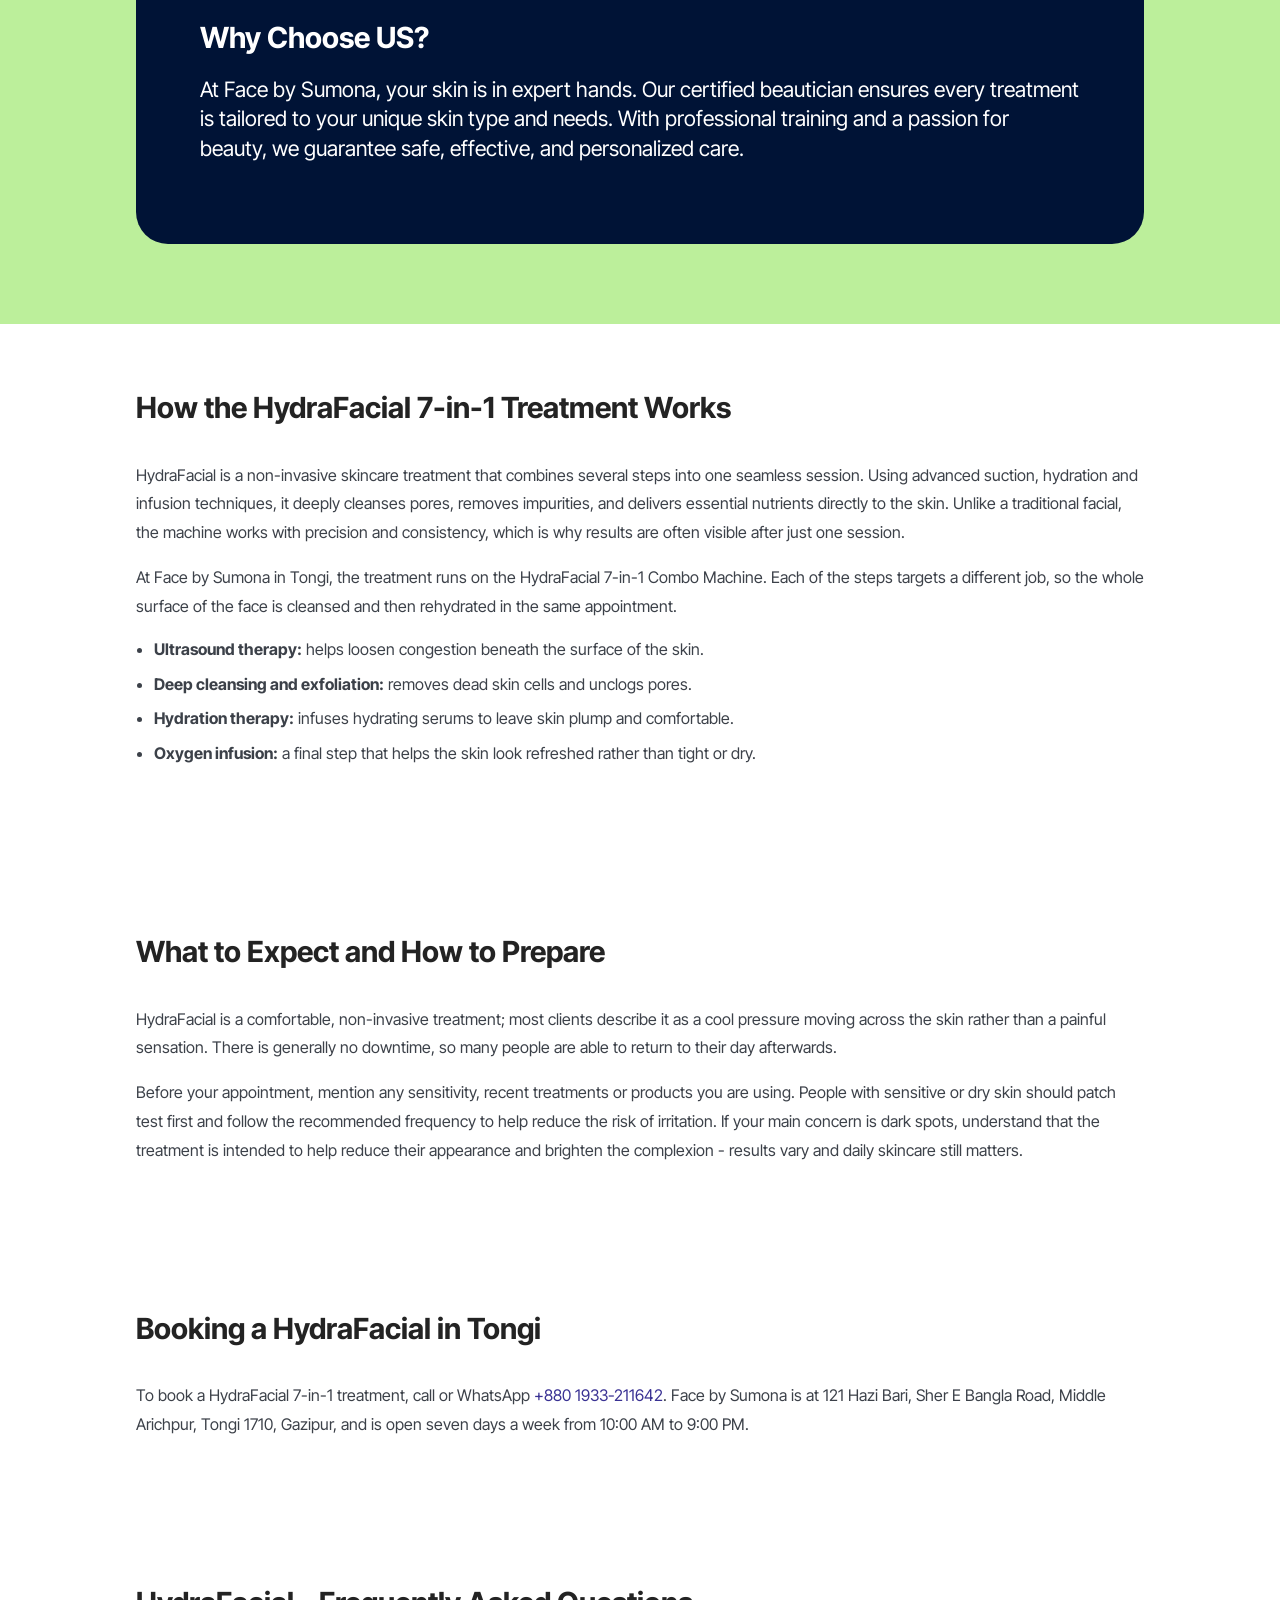
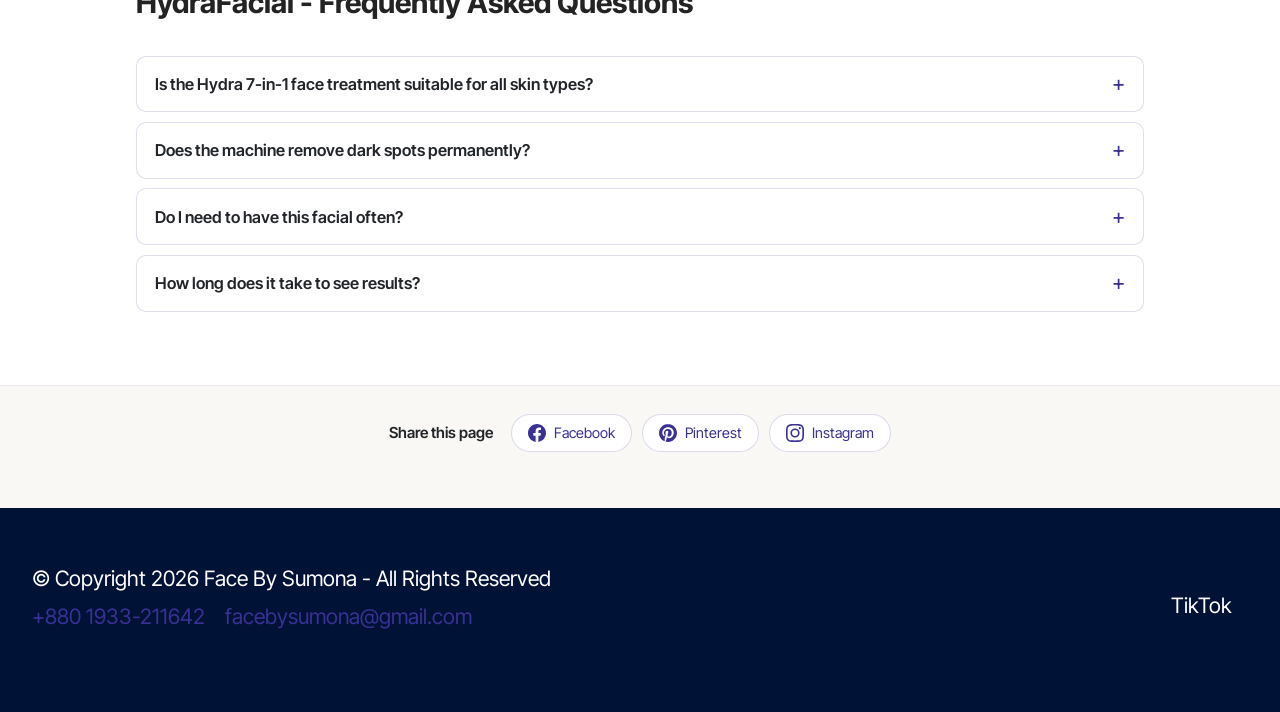
<file: hydra-facial-parlor-tongi.html>
<!DOCTYPE html>
<html lang="en">
<head>
  <!-- Site made with Face by Sumona v6.1.12, https://# -->
  <meta charset="UTF-8">
  <meta http-equiv="X-UA-Compatible" content="IE=edge">
  <meta name="generator" content="Mobirise v6.1.12, #">
  <meta name="viewport" content="width=device-width, initial-scale=1, minimum-scale=1">
  <meta name="description" content="Advanced HydraFacial in Tongi deeply cleanses pores, removes impurities and delivers nutrients to the skin. Book your 7-in-1 hydra treatment at Face by Sumona.">
  <style>
    /* --- SEO additions: breadcrumbs, FAQ accordion, owner notes --- */
    /* Any image with width/height attrs must scale proportionally; without
       this the responsive container constrains width while the attribute
       pins height, which distorts the picture. */
    img[height], img.w-100, img.d-block { height: auto; }
    /* Sits in normal flow BELOW the hero: the fixed navbar (z-index 1000) would
       otherwise paint over the top of this strip. */
    .fbs-breadcrumb { position: relative; z-index: 5;
      padding: 13px 16px 13px; background: #faf8f4;
      border-top: 1px solid rgba(57,49,147,.08);
      border-bottom: 1px solid rgba(57,49,147,.10); }
    .fbs-breadcrumb ol { list-style: none; display: flex; flex-wrap: wrap;
      gap: .4rem; margin: 0 auto; padding: 0; max-width: 1140px;
      font: 500 .82rem/1.6 "Inter Tight", system-ui, sans-serif; }
    .fbs-breadcrumb li + li::before { content: "\203A"; margin: 0 .45rem;
      color: #9aa0a6; }
    .fbs-breadcrumb a { color: #393193; text-decoration: none; }
    .fbs-breadcrumb a:hover, .fbs-breadcrumb a:focus { text-decoration: underline; }
    .fbs-breadcrumb [aria-current="page"] { color: #5c6169; }
    .fbs-faq { width: 100%; }
    .fbs-faq details { border: 1px solid rgba(57,49,147,.16); border-radius: 10px;
      margin-bottom: .6rem; background: #fff; overflow: hidden; }
    .fbs-faq summary { cursor: pointer; padding: .95rem 1.1rem; font-weight: 600;
      font-size: 1.02rem; color: #212529; list-style: none; position: relative;
      padding-right: 2.6rem; }
    .fbs-faq summary::-webkit-details-marker { display: none; }
    .fbs-faq summary::after { content: "+"; position: absolute; right: 1.1rem;
      top: 50%; transform: translateY(-50%); font-size: 1.35rem; line-height: 1;
      color: #393193; font-weight: 400; }
    .fbs-faq details[open] summary::after { content: "\2212"; }
    .fbs-faq details[open] summary { border-bottom: 1px solid rgba(57,49,147,.12); }
    .fbs-faq .fbs-answer { padding: .9rem 1.1rem; margin: 0; font-size: .97rem;
      line-height: 1.75; color: #3c4149; }
    .fbs-faq summary:focus-visible { outline: 2px solid #393193; outline-offset: 2px; }
    .fbs-prose p { font-size: 1rem; line-height: 1.8; color: #3c4149; }
    .fbs-prose h3 { font-size: 1.28rem; margin: 1.6rem 0 .6rem; color: #212529; }
    .fbs-prose ul { padding-left: 1.15rem; }
    .fbs-prose li { margin-bottom: .45rem; line-height: 1.7; color: #3c4149; }
    .fbs-note { border-left: 4px solid #393193; background: #f4f3fb;
      padding: .95rem 1.1rem; border-radius: 0 8px 8px 0; margin: 1.2rem 0;
      font-size: .97rem; line-height: 1.7; color: #33384a; }
    .fbs-cta-row { display: flex; flex-wrap: wrap; gap: .7rem; margin-top: 1.4rem; }
    /* The added prose/FAQ blocks use custom cids, so the theme's per-section
       padding rule never matched them: every Mobirise section around them was
       inset from the page edge while these hugged it. Restore the standard
       vertical rhythm for these blocks only. */
    section.content13[class*="cid-"]:not([class*="cid-vv"]) {
      padding-top: 64px; padding-bottom: 64px; }
    /* Breadcrumb now sits directly beneath the fixed navbar, so clear its height. */
    .fbs-breadcrumb-top { margin-top: 106px; }
    @media (max-width: 767px) { .fbs-breadcrumb-top { margin-top: 78px; } }
  </style>
  <!-- ================= SEO: canonical + social + icons ================= -->
  <link rel="canonical" href="https://www.trueface.bond/hydra-facial-parlor-tongi.html">
  <meta name="robots" content="index, follow, max-image-preview:large, max-snippet:-1">
  <meta name="theme-color" content="#393193">
  <link rel="icon" href="favicon.ico" sizes="any">
  <link rel="icon" type="image/svg+xml" href="assets/favicon/favicon.svg">
  <link rel="icon" type="image/png" sizes="32x32" href="assets/favicon/favicon-32x32.png">
  <link rel="icon" type="image/png" sizes="16x16" href="assets/favicon/favicon-16x16.png">
  <link rel="apple-touch-icon" sizes="180x180" href="assets/favicon/apple-touch-icon.png">
  <meta property="og:type" content="article">
  <meta property="og:site_name" content="Face by Sumona">
  <meta property="og:locale" content="en_US">
  <meta property="og:title" content="HydraFacial in Tongi | 7-in-1 Hydra Treatment">
  <meta property="og:description" content="Advanced HydraFacial in Tongi deeply cleanses pores, removes impurities and delivers essential nutrients to the skin.">
  <meta property="og:url" content="https://www.trueface.bond/hydra-facial-parlor-tongi.html">
  <meta property="og:image" content="https://www.trueface.bond/assets/images/og-image.jpg">
  <meta property="og:image:width" content="1200">
  <meta property="og:image:height" content="630">
  <meta property="og:image:alt" content="Face by Sumona - beauty salon and bridal makeup in Tongi, Gazipur">
  <meta name="twitter:card" content="summary_large_image">
  <meta name="twitter:title" content="HydraFacial in Tongi | 7-in-1 Hydra Treatment">
  <meta name="twitter:description" content="Advanced HydraFacial in Tongi deeply cleanses pores, removes impurities and delivers essential nutrients to the skin.">
  <meta name="twitter:image" content="https://www.trueface.bond/assets/images/og-image.jpg">

  <!-- ================= STRUCTURED DATA (JSON-LD) =================
       OWNER ACTION REQUIRED - two values were intentionally left empty
       rather than guessed:
         1. "sameAs"  in the BeautySalon block is []. Add the salon's real
            profile URLs, e.g. ["https://www.facebook.com/<page>",
            "https://www.instagram.com/<handle>", "https://www.tiktok.com/@sumonaislam408"].
            (The TikTok URL on the live site is already confirmed.)
         2. "geo" is omitted entirely. Add it only with the verified
            latitude/longitude from the Google Business Profile pin:
               "geo": { "@type": "GeoCoordinates",
                        "latitude": 00.000000, "longitude": 00.000000 }
       Do not invent review counts or ratings - fabricated aggregateRating
       markup violates Google's structured data guidelines.
       ============================================================ -->
  <script type="application/ld+json">
{
  "@context": "https://schema.org",
  "@graph": [
    {
      "@type": "BeautySalon",
      "@id": "https://www.trueface.bond/#beautysalon",
      "name": "Face by Sumona",
      "alternateName": "Face By Sumona Beauty Salon",
      "url": "https://www.trueface.bond/",
      "logo": "https://www.trueface.bond/assets/images/ghostwriter-1789574933627.png",
      "image": [
        "https://www.trueface.bond/assets/images/img-20260916-wa0030.webp",
        "https://www.trueface.bond/assets/images/img-20260924-wa0008-1171x878.webp",
        "https://www.trueface.bond/assets/images/hydra-machine-combo-fbs-1280x960.webp"
      ],
      "description": "Face by Sumona is a beauty salon for women in Middle Arichpur, Tongi, Gazipur. Certified beautician Sumona has offered facial treatments, hair styling, makeup and bridal makeover since 2004.",
      "telephone": "+8801933211642",
      "email": "facebysumona@gmail.com",
      "foundingDate": "2004",
      "founder": {
        "@type": "Person",
        "name": "Sumona"
      },
      "address": {
        "@type": "PostalAddress",
        "streetAddress": "121 Hazi Bari, Sher E Bangla Road",
        "addressLocality": "Middle Arichpur, Tongi",
        "addressRegion": "Gazipur",
        "postalCode": "1710",
        "addressCountry": "BD"
      },
      "areaServed": [
        {
          "@type": "City",
          "name": "Tongi"
        },
        {
          "@type": "City",
          "name": "Gazipur"
        },
        {
          "@type": "City",
          "name": "Uttara"
        },
        {
          "@type": "City",
          "name": "Dhaka"
        }
      ],
      "openingHoursSpecification": [
        {
          "@type": "OpeningHoursSpecification",
          "dayOfWeek": "Monday",
          "opens": "10:00",
          "closes": "21:00"
        },
        {
          "@type": "OpeningHoursSpecification",
          "dayOfWeek": "Tuesday",
          "opens": "10:00",
          "closes": "21:00"
        },
        {
          "@type": "OpeningHoursSpecification",
          "dayOfWeek": "Wednesday",
          "opens": "10:00",
          "closes": "21:00"
        },
        {
          "@type": "OpeningHoursSpecification",
          "dayOfWeek": "Thursday",
          "opens": "10:00",
          "closes": "21:00"
        },
        {
          "@type": "OpeningHoursSpecification",
          "dayOfWeek": "Friday",
          "opens": "10:00",
          "closes": "21:00"
        },
        {
          "@type": "OpeningHoursSpecification",
          "dayOfWeek": "Saturday",
          "opens": "10:00",
          "closes": "21:00"
        },
        {
          "@type": "OpeningHoursSpecification",
          "dayOfWeek": "Sunday",
          "opens": "10:00",
          "closes": "21:00"
        }
      ],
      "currenciesAccepted": "BDT",
      "sameAs": [],
      "hasOfferCatalog": {
        "@type": "OfferCatalog",
        "name": "Beauty & Salon Services at Face by Sumona",
        "itemListElement": [
          {
            "@type": "Offer",
            "position": 1,
            "itemOffered": {
              "@type": "Service",
              "name": "Gold Facial (Active Plus)",
              "description": "Active Plus gold facial helps refresh and brighten the skin, giving it a soft, radiant appearance."
            }
          },
          {
            "@type": "Offer",
            "position": 2,
            "itemOffered": {
              "@type": "Service",
              "name": "HydraFacial (7-in-1)",
              "description": "HydraFacial deeply cleanses pores, removes impurities, and delivers essential nutrients directly to the skin."
            }
          },
          {
            "@type": "Offer",
            "position": 3,
            "itemOffered": {
              "@type": "Service",
              "name": "Herbal Facial",
              "description": "An herbal facial uses gentle herbal ingredients to cleanse and soothe the skin."
            }
          },
          {
            "@type": "Offer",
            "position": 4,
            "itemOffered": {
              "@type": "Service",
              "name": "Pearl Facial",
              "description": "A pearl facial helps improve the skin's brightness and gives it a smooth, glowing look."
            }
          },
          {
            "@type": "Offer",
            "position": 5,
            "itemOffered": {
              "@type": "Service",
              "name": "Whitening Facial",
              "description": "Designed to cleanse dull-looking skin and improve its overall brightness."
            }
          },
          {
            "@type": "Offer",
            "position": 6,
            "itemOffered": {
              "@type": "Service",
              "name": "Fruit Facial",
              "description": "Fruit facials use fruit-based products to gently cleanse and nourish the skin."
            }
          },
          {
            "@type": "Offer",
            "position": 7,
            "itemOffered": {
              "@type": "Service",
              "name": "Haircut & Styling",
              "description": "Haircuts, trims, and blow-dry styling in a range of different styles."
            }
          },
          {
            "@type": "Offer",
            "position": 8,
            "itemOffered": {
              "@type": "Service",
              "name": "Hair Colour",
              "description": "Professional hair colouring services to enhance your natural look."
            }
          },
          {
            "@type": "Offer",
            "position": 9,
            "itemOffered": {
              "@type": "Service",
              "name": "Bridal Makeover",
              "description": "Bridal makeup tailored to your style and outfit, including on-home service."
            }
          },
          {
            "@type": "Offer",
            "position": 10,
            "itemOffered": {
              "@type": "Service",
              "name": "Party & Event Makeup",
              "description": "Polished makeup for weddings, parties and special occasions."
            }
          },
          {
            "@type": "Offer",
            "position": 11,
            "itemOffered": {
              "@type": "Service",
              "name": "Nail Art & Manicure",
              "description": "Professional nail design and manicure services."
            }
          },
          {
            "@type": "Offer",
            "position": 12,
            "itemOffered": {
              "@type": "Service",
              "name": "Threading & Waxing",
              "description": "Eyebrow threading, facial threading and waxing services."
            }
          },
          {
            "@type": "Offer",
            "position": 13,
            "itemOffered": {
              "@type": "Service",
              "name": "Face Treatment",
              "description": "A special facial treatment that cleanses, refreshes and nourishes the skin."
            }
          }
        ]
      }
    },
    {
      "@type": "WebPage",
      "@id": "https://www.trueface.bond/hydra-facial-parlor-tongi.html#webpage",
      "url": "https://www.trueface.bond/hydra-facial-parlor-tongi.html",
      "name": "HydraFacial in Tongi | 7-in-1 Hydra Treatment",
      "description": "Advanced HydraFacial in Tongi deeply cleanses pores, removes impurities and delivers nutrients to the skin. Book your 7-in-1 hydra treatment at Face by Sumona.",
      "inLanguage": "en",
      "isPartOf": {
        "@id": "https://www.trueface.bond/#website"
      },
      "about": {
        "@id": "https://www.trueface.bond/#beautysalon"
      },
      "breadcrumb": {
        "@id": "https://www.trueface.bond/hydra-facial-parlor-tongi.html#breadcrumb"
      }
    },
    {
      "@type": "BreadcrumbList",
      "@id": "https://www.trueface.bond/hydra-facial-parlor-tongi.html#breadcrumb",
      "itemListElement": [
        {
          "@type": "ListItem",
          "position": 1,
          "name": "Home",
          "item": "https://www.trueface.bond/"
        },
        {
          "@type": "ListItem",
          "position": 2,
          "name": "Services",
          "item": "https://www.trueface.bond/services.html"
        },
        {
          "@type": "ListItem",
          "position": 3,
          "name": "HydraFacial Tongi",
          "item": "https://www.trueface.bond/hydra-facial-parlor-tongi.html"
        }
      ]
    },
    {
      "@type": "Service",
      "@id": "https://www.trueface.bond/hydra-facial-parlor-tongi.html#service",
      "name": "HydraFacial (7-in-1) in Tongi, Gazipur",
      "description": "HydraFacial deeply cleanses pores, removes impurities, and delivers essential nutrients directly to the skin.",
      "serviceType": "HydraFacial (7-in-1)",
      "provider": {
        "@id": "https://www.trueface.bond/#beautysalon"
      },
      "areaServed": {
        "@type": "City",
        "name": "Tongi"
      },
      "url": "https://www.trueface.bond/hydra-facial-parlor-tongi.html"
    }
  ]
}
  </script>
  <script type="application/ld+json">
{
  "@context": "https://schema.org",
  "@type": "FAQPage",
  "mainEntity": [
    {
      "@type": "Question",
      "name": "Is the Hydra 7-in-1 face treatment suitable for all skin types?",
      "acceptedAnswer": {
        "@type": "Answer",
        "text": "The Hydra machine works differently for different skin types. People with sensitive or dry skin should patch test first and follow the recommended frequency to help reduce the risk of irritation."
      }
    },
    {
      "@type": "Question",
      "name": "Does the machine remove dark spots permanently?",
      "acceptedAnswer": {
        "@type": "Answer",
        "text": "The Hydra kit is intended to help reduce the appearance of dark spots and brighten the look of the complexion. Results may vary, and daily care of your skin is necessary."
      }
    },
    {
      "@type": "Question",
      "name": "Do I need to have this facial often?",
      "acceptedAnswer": {
        "@type": "Answer",
        "text": "No, you do not have to. Many clients book a HydraFacial before an event or occasionally as part of their routine. We will recommend a frequency for your skin type."
      }
    },
    {
      "@type": "Question",
      "name": "How long does it take to see results?",
      "acceptedAnswer": {
        "@type": "Answer",
        "text": "The time required to see visible changes varies by person and depends on consistent use, skin type and other skincare habits. But you will notice the change yourself."
      }
    }
  ]
}
  </script>
  <!-- ================= /SEO ================= -->
  
  
  <title>HydraFacial in Tongi | 7-in-1 Hydra Treatment</title>
  <link rel="stylesheet" href="assets/web/assets/mobirise-icons2/mobirise2.css">
  <link rel="stylesheet" href="assets/bootstrap/css/bootstrap.min.css">
  <link rel="stylesheet" href="assets/web/assets/gdpr-plugin/gdpr-styles.css">
  <link rel="stylesheet" href="assets/dropdown/css/style.css">
  <link rel="stylesheet" href="assets/theme/css/style.css">
  <link rel="preload" href="https://fonts.googleapis.com/css?family=Lobster+Two:400,400i,700,700i&display=swap" as="style" onload="this.onload=null;this.rel='stylesheet'">
  <noscript><link rel="stylesheet" href="https://fonts.googleapis.com/css?family=Lobster+Two:400,400i,700,700i&display=swap"></noscript>
  <link rel="preload" href="https://fonts.googleapis.com/css?family=Lilita+One:400&display=swap" as="style" onload="this.onload=null;this.rel='stylesheet'">
  <noscript><link rel="stylesheet" href="https://fonts.googleapis.com/css?family=Lilita+One:400&display=swap"></noscript>
  <link rel="preload" href="https://fonts.googleapis.com/css?family=Inter+Tight:300,400,500,600,700&display=swap" as="style" onload="this.onload=null;this.rel='stylesheet'">
  <noscript><link rel="stylesheet" href="https://fonts.googleapis.com/css?family=Inter+Tight:300,400,500,600,700&display=swap"></noscript>
  <link rel="preload" as="style" href="assets/mobirise/css/mbr-additional.css?v=P8b3Ro"><link rel="stylesheet" href="assets/mobirise/css/mbr-additional.css?v=P8b3Ro" type="text/css">

  
   
  <!-- Google tag (gtag.js) -->
<script async src="https://www.googletagmanager.com/gtag/js?id=G-GPD9XNZW9E"></script>
<script>
  window.dataLayer = window.dataLayer || [];
  function gtag(){dataLayer.push(arguments);}
  gtag('js', new Date());

  gtag('config', 'G-GPD9XNZW9E');
</script>
  
  
  <link rel="stylesheet" href="assets/fbs-share/share.css">
</head>
<body>
  
  <section data-bs-version="5.1" class="menu menu5 cid-vvpd3sa6Dy" once="menu" id="menu05-1f">
	

	<nav class="navbar navbar-dropdown navbar-fixed-top navbar-expand-lg">
		<div class="container">
			<div class="navbar-brand">
				<span class="navbar-logo">
					
						<a href="/"><img src="assets/images/ghostwriter-1789574933627.png" alt="Face by Sumona logo" style="height: 5rem;" width="1024" height="1024" decoding="async"></a>
					
				</span>
				<span class="navbar-caption-wrap"><a class="navbar-caption new-font text-white display-1" href="https://www.trueface.bond">FACE BY SUMONA</a></span>
			</div>
			<button class="navbar-toggler" type="button" data-toggle="collapse" data-bs-toggle="collapse" data-target="#navbarSupportedContent" data-bs-target="#navbarSupportedContent" aria-controls="navbarNavAltMarkup" aria-expanded="false" aria-label="Toggle navigation">
				<div class="hamburger">
					<span></span>
					<span></span>
					<span></span>
					<span></span>
				</div>
			</button>
			<div class="collapse navbar-collapse" id="navbarSupportedContent">
				<ul class="navbar-nav nav-dropdown nav-right" data-app-modern-menu="true"><li class="nav-item">
						<a class="nav-link link text-secondary text-primary display-4" href="about.html">About</a>
					</li>
					<li class="nav-item">
						<a class="nav-link link text-secondary text-primary display-4" href="services.html" aria-expanded="false">Services</a>
					</li>
					<li class="nav-item">
						<a class="nav-link link text-secondary display-4" href="contact.html">Contacts</a>
					</li></ul>
				
			</div>
		</div>
	</nav>
</section>


<nav class="fbs-breadcrumb fbs-breadcrumb-top" aria-label="Breadcrumb">
  <ol>
    <li><a href="/">Home</a></li>
    <li><a href="services.html">Services</a></li>
    <li><a href="hydra-facial-parlor-tongi.html" aria-current="page">HydraFacial Tongi</a></li>
  </ol>
</nav>

<section data-bs-version="5.1" class="header9 cid-vvYes44a4Z" id="header9-1l">

    

    
    

    <div class="text-center container">
        <div class="row justify-content-center">
            <div class="col-md-12 col-lg-9">
                <div class="image-wrap mb-4">
                    <img src="assets/images/hydra-machine-combo-fbs-1280x960.webp" alt="HydraFacial 7-in-1 combo machine at Face by Sumona in Tongi" width="1280" height="960" decoding="async">
                </div>
                <h1 class="mbr-section-title mbr-fonts-style mb-3 display-1"><strong>Face by Sumona - Advanced HydraFacial in Tongi</strong></h1>
                <p class="mbr-text mbr-fonts-style display-4">
                    Here, we believe that healthy, glowing skin is the foundation of true beauty. That’s why we’ve invested in the HydraFacial 7-in-1 Combo Machine, a cutting-edge technology designed to rejuvenate, cleanse, and nourish your skin like never before.</p>
                <div class="mbr-section-btn mt-3"><a class="btn btn-primary display-7" href="/">Explore Face by Sumona</a></div>
            </div>
        </div>
    </div>
</section>


<section data-bs-version="5.1" class="features13 cid-vvY9BkjYSA" id="features13-1i">

    

    
    
    <div class="container">
        <div class="row justify-content-center">
            <div class="col-12 col-lg-6">
                <div class="card-wrapper">
                    <div class="card-box align-left">
                        <h4 class="card-title mbr-fonts-style mb-4 display-5"><strong> What is a HydraFacial?</strong></h4>
                        <p class="mbr-text mbr-fonts-style mb-4 display-7">
                            HydraFacial is a non-invasive skincare treatment that combines multiple steps into one seamless experience. Using advanced suction, hydration, and infusion techniques, it deeply cleanses pores, removes impurities, and delivers essential nutrients directly to the skin. Unlike traditional facials, HydraFacial works with precision and consistency, ensuring visible results after just one session.<br><br></p>
                        <div class="mbr-section-btn"><a class="btn btn-primary display-4" href="/">Call Now&nbsp;</a></div>
                    </div>
                </div>
            </div>
            <div class="col-12 col-lg-6">
                <div class="item features-without-image active">
                    <div class="item-wrapper mbr-flex">
                        <div class="icon-box">
                            <span class="mbr-iconfont mobi-mbri-user-2 mobi-mbri"></span>
                        </div>
                        <div class="text-box">
                            <h4 class="icon-title mbr-black mbr-fonts-style display-7"><strong>Ultrasound Therapy&nbsp;</strong></h4>
                            <h5 class="icon-text mbr-black mbr-fonts-style display-4">A gentle ultrasound step that helps loosen congestion beneath the surface of the skin.</h5>
                        </div>
                    </div>
                </div><div class="item features-without-image">
                    <div class="item-wrapper mbr-flex">
                        <div class="icon-box">
                            <span class="mbr-iconfont mobi-mbri-globe-2 mobi-mbri"></span>
                        </div>
                        <div class="text-box">
                            <h4 class="icon-title mbr-black mbr-fonts-style display-7"><strong>Deep Cleansing &amp; Exfoliation&nbsp;</strong></h4>
                            <h5 class="icon-text mbr-black mbr-fonts-style display-4">&nbsp;Removes dead skin cells and unclogs pores.</h5>
                        </div>
                    </div>
                </div>
                <div class="item features-without-image">
                    <div class="item-wrapper mbr-flex">
                        <div class="icon-box">
                            <span class="mbr-iconfont mobi-mbri-update mobi-mbri"></span>
                        </div>
                        <div class="text-box">
                            <h4 class="icon-title mbr-black mbr-fonts-style display-7"><strong>Hydration Therapy</strong></h4>
                            <h5 class="icon-text mbr-black mbr-fonts-style display-4">Hydrating serums are infused into the skin to leave it plump, calm and comfortable.</h5>
                        </div>
                    </div>
                </div>
                <div class="item features-without-image">
                    <div class="item-wrapper mbr-flex">
                        <div class="icon-box">
                            <span class="mbr-iconfont mobi-mbri-user-2 mobi-mbri"></span>
                        </div>
                        <div class="text-box">
                            <h4 class="icon-title mbr-black mbr-fonts-style display-7"><strong>Oxygen Infusion</strong></h4>
                            <h5 class="icon-text mbr-black mbr-fonts-style display-4">A pressurised oxygen flow helps deliver the serum into the skin for a fresher, more even-looking finish.</h5>
                        </div>
                    </div>
                </div>
            </div>
        </div>
    </div>
</section>

<section data-bs-version="5.1" class="gallery1 cid-vvY9J5F5V0" id="gallery1-1j">
    
    
    <div class="container">
        <div class="mbr-section-head">
            <h4 class="mbr-section-title mbr-fonts-style align-center mb-0 display-2">
                <strong>Gallery</strong></h4>
            
        </div>
        <div class="row mt-4">
            <div class="item features-image col-12 col-md-6 col-lg-6">
                <div class="item-wrapper">
                    <div class="item-img">
                        <img src="assets/images/hydra1-960x1280.webp" alt="Hydra facial 7-in-1 treatment device in use at the salon" width="960" height="1280" loading="lazy" decoding="async">
                    </div>
                    
                    
                </div>
            </div>
            
            <div class="item features-image col-12 col-md-6 col-lg-6">
                <div class="item-wrapper">
                    <div class="item-img">
                        <img src="assets/images/hydra2-2-682x1254.webp" alt="Hydra facial treatment kit products" width="540" height="740" loading="lazy" decoding="async">
                    </div>
                    
                    
                </div>
            </div>
            
        </div>
    </div>
</section>

<section data-bs-version="5.1" class="content15 cid-vvYkNMbUTn" id="content15-1o">

    

    
    
    <div class="container">
        <div class="row justify-content-center">
            <div class="card col-md-12 col-lg-10">
                <div class="card-wrapper">
                    <div class="card-box align-left">
                        <h4 class="card-title mbr-fonts-style mbr-white mb-3 display-5">
                            <strong>Why Choose US?</strong></h4>
                        <p class="mbr-text mbr-fonts-style display-7">At Face by Sumona, your skin is in expert hands. Our certified beautician ensures every treatment is tailored to your unique skin type and needs. With professional training and a passion for beauty, we guarantee safe, effective, and personalized care.</p>
                        
                    </div>
                </div>
            </div>
        </div>
    </div>
</section>

<!-- Removed: this section duplicated the HydraFacial FAQ further down the page
     (same four questions). One FAQ section is kept per page - see #faq-hydra. -->

<section data-bs-version="5.1" class="content13 cid-how-the-hydrafacial-7-in" id="how-the-hydrafacial-7-in">
  <div class="container">
    <div class="row justify-content-center">
      <div class="col-md-12 col-lg-10">
        <h2 class="mbr-section-title mbr-fonts-style mb-4 display-5"><strong>How the HydraFacial 7-in-1 Treatment Works</strong></h2>
        <div class="fbs-prose">
          <p>HydraFacial is a non-invasive skincare treatment that combines several steps into one seamless session. Using advanced suction, hydration and infusion techniques, it deeply cleanses pores, removes impurities, and delivers essential nutrients directly to the skin. Unlike a traditional facial, the machine works with precision and consistency, which is why results are often visible after just one session.</p>
          <p>At Face by Sumona in Tongi, the treatment runs on the HydraFacial 7-in-1 Combo Machine. Each of the steps targets a different job, so the whole surface of the face is cleansed and then rehydrated in the same appointment.</p>
          <ul>
            <li><strong>Ultrasound therapy:</strong> helps loosen congestion beneath the surface of the skin.</li>
            <li><strong>Deep cleansing and exfoliation:</strong> removes dead skin cells and unclogs pores.</li>
            <li><strong>Hydration therapy:</strong> infuses hydrating serums to leave skin plump and comfortable.</li>
            <li><strong>Oxygen infusion:</strong> a final step that helps the skin look refreshed rather than tight or dry.</li>
          </ul>
        </div>
      </div>
    </div>
  </div>
</section>

<section data-bs-version="5.1" class="content13 cid-what-to-expect-and-how-t" id="what-to-expect-and-how-t">
  <div class="container">
    <div class="row justify-content-center">
      <div class="col-md-12 col-lg-10">
        <h2 class="mbr-section-title mbr-fonts-style mb-4 display-5"><strong>What to Expect and How to Prepare</strong></h2>
        <div class="fbs-prose">
          <p>HydraFacial is a comfortable, non-invasive treatment; most clients describe it as a cool pressure moving across the skin rather than a painful sensation. There is generally no downtime, so many people are able to return to their day afterwards.</p>
          <p>Before your appointment, mention any sensitivity, recent treatments or products you are using. People with sensitive or dry skin should patch test first and follow the recommended frequency to help reduce the risk of irritation. If your main concern is dark spots, understand that the treatment is intended to help reduce their appearance and brighten the complexion - results vary and daily skincare still matters.</p>
        </div>
      </div>
    </div>
  </div>
</section>

<section data-bs-version="5.1" class="content13 cid-booking-a-hydrafacial-in" id="booking-a-hydrafacial-in">
  <div class="container">
    <div class="row justify-content-center">
      <div class="col-md-12 col-lg-10">
        <h2 class="mbr-section-title mbr-fonts-style mb-4 display-5"><strong>Booking a HydraFacial in Tongi</strong></h2>
        <div class="fbs-prose">
          <p>To book a HydraFacial 7-in-1 treatment, call or WhatsApp <a href="tel:+8801933211642">+880 1933-211642</a>. Face by Sumona is at 121 Hazi Bari, Sher E Bangla Road, Middle Arichpur, Tongi 1710, Gazipur, and is open seven days a week from 10:00 AM to 9:00 PM.</p>
        </div>
      </div>
    </div>
  </div>
</section>

<section data-bs-version="5.1" class="content13 cid-faq-hydra" id="faq-hydra">
  <div class="container">
    <div class="row justify-content-center">
      <div class="col-md-12 col-lg-10">
        <h2 class="mbr-section-title mbr-fonts-style mb-4 display-5"><strong>HydraFacial - Frequently Asked Questions</strong></h2>
      </div>
    </div>
    <div class="row justify-content-center">
      <div class="col-md-12 col-lg-10">
        <div class="fbs-faq">
          <details>
            <summary>Is the Hydra 7-in-1 face treatment suitable for all skin types?</summary>
            <p class="fbs-answer">The Hydra machine works differently for different skin types. People with sensitive or dry skin should patch test first and follow the recommended frequency to help reduce the risk of irritation.</p>
          </details>
          <details>
            <summary>Does the machine remove dark spots permanently?</summary>
            <p class="fbs-answer">The Hydra kit is intended to help reduce the appearance of dark spots and brighten the look of the complexion. Results may vary, and daily care of your skin is necessary.</p>
          </details>
          <details>
            <summary>Do I need to have this facial often?</summary>
            <p class="fbs-answer">No, you do not have to. Many clients book a HydraFacial before an event or occasionally as part of their routine. We will recommend a frequency for your skin type.</p>
          </details>
          <details>
            <summary>How long does it take to see results?</summary>
            <p class="fbs-answer">The time required to see visible changes varies by person and depends on consistent use, skin type and other skincare habits. But you will notice the change yourself.</p>
          </details>
        </div>
      </div>
    </div>
  </div>
</section>

<!-- Share this page -->
<section class="fbs-share" aria-label="Share this page">
  <div class="fbs-share-inner">
    <span class="fbs-share-label">Share this page</span>
    <div class="fbs-share-btns">
      <a class="fbs-share-btn fbs-share-fb" href="#" target="_blank" rel="noopener" aria-label="Share on Facebook">
        <svg viewBox="0 0 24 24" aria-hidden="true"><path d="M24 12.073c0-6.627-5.373-12-12-12s-12 5.373-12 12c0 5.99 4.388 10.954 10.125 11.854v-8.385H7.078v-3.47h3.047V9.43c0-3.007 1.792-4.669 4.533-4.669 1.312 0 2.686.235 2.686.235v2.953H15.83c-1.491 0-1.956.925-1.956 1.874v2.25h3.328l-.532 3.47h-2.796v8.385C19.612 23.027 24 18.062 24 12.073z"/></svg>
        <span>Facebook</span>
      </a>
      <a class="fbs-share-btn fbs-share-pin" href="#" target="_blank" rel="noopener" aria-label="Save to Pinterest">
        <svg viewBox="0 0 24 24" aria-hidden="true"><path d="M12.017 0C5.396 0 .029 5.367.029 11.987c0 5.079 3.158 9.417 7.618 11.162-.105-.949-.199-2.403.041-3.439.219-.937 1.406-5.957 1.406-5.957s-.359-.72-.359-1.781c0-1.663.967-2.911 2.168-2.911 1.024 0 1.518.769 1.518 1.688 0 1.029-.653 2.567-.992 3.992-.285 1.193.6 2.165 1.775 2.165 2.128 0 3.768-2.245 3.768-5.487 0-2.861-2.063-4.869-5.008-4.869-3.41 0-5.409 2.562-5.409 5.199 0 1.033.394 2.143.889 2.741.099.12.112.225.085.345-.09.375-.293 1.199-.334 1.363-.053.225-.172.271-.401.165-1.495-.69-2.433-2.878-2.433-4.646 0-3.776 2.748-7.252 7.92-7.252 4.158 0 7.392 2.967 7.392 6.923 0 4.135-2.607 7.462-6.233 7.462-1.214 0-2.354-.629-2.758-1.379l-.749 2.848c-.269 1.045-1.004 2.352-1.498 3.146 1.123.345 2.306.535 3.55.535 6.607 0 11.985-5.365 11.985-11.987C23.97 5.39 18.592.026 11.985.026z"/></svg>
        <span>Pinterest</span>
      </a>
      <button type="button" class="fbs-share-btn fbs-share-ig" aria-label="Share on Instagram">
        <svg viewBox="0 0 24 24" aria-hidden="true"><path d="M12 2.163c3.204 0 3.584.012 4.85.07 3.252.148 4.771 1.691 4.919 4.919.058 1.265.069 1.645.069 4.849 0 3.205-.012 3.584-.069 4.849-.149 3.225-1.664 4.771-4.919 4.919-1.266.058-1.644.07-4.85.07-3.204 0-3.584-.012-4.849-.07-3.26-.149-4.771-1.699-4.919-4.92-.058-1.265-.07-1.644-.07-4.849 0-3.204.013-3.583.07-4.849.149-3.227 1.664-4.771 4.919-4.919 1.266-.057 1.645-.069 4.849-.069zM12 0C8.741 0 8.333.014 7.053.072 2.695.272.273 2.69.073 7.052.014 8.333 0 8.741 0 12c0 3.259.014 3.668.072 4.948.2 4.358 2.618 6.78 6.98 6.98C8.333 23.986 8.741 24 12 24c3.259 0 3.668-.014 4.948-.072 4.354-.2 6.782-2.618 6.979-6.98.059-1.28.073-1.689.073-4.948 0-3.259-.014-3.667-.072-4.947-.196-4.354-2.617-6.78-6.979-6.98C15.668.014 15.259 0 12 0zm0 5.838a6.162 6.162 0 100 12.324 6.162 6.162 0 000-12.324zM12 16a4 4 0 110-8 4 4 0 010 8zm6.406-11.845a1.44 1.44 0 100 2.881 1.44 1.44 0 000-2.881z"/></svg>
        <span>Instagram</span>
      </button>
    </div>
    <p class="fbs-share-status" role="status" aria-live="polite"></p>
  </div>
</section>
<script src="assets/fbs-share/share.js" defer></script>

<section data-bs-version="5.1" class="footer2 cid-vw6yKkp57H" once="footers" id="footer02-2f">
    

    
    

    <div class="container">
        <div class="row">
            <div class="col-12 col-lg-6 center mt-2 mb-3">
                <p class="mbr-fonts-style copyright mb-0 display-7">
                    © Copyright 2026 Face By Sumona - All Rights Reserved
                </p>
                <p class="mbr-fonts-style display-7" style="margin-top:.5rem">
                    <a href="tel:+8801933211642">+880 1933-211642</a> &nbsp;&nbsp;
                    <a href="mailto:facebysumona@gmail.com">facebysumona@gmail.com</a>
                </p>
            </div>
            <div class="col-12 col-lg-6 center">
                <div class="row-links mt-2 mb-3">
                    <!-- OWNER ACTION REQUIRED - social profiles.
     The Instagram link on the old site pointed at an unrelated account and the
     two Facebook URLs were the same handle with a typo. They have been removed
     rather than guessed. Add the salon's real URLs here and in the "sameAs"
     array of the BeautySalon JSON-LD block above. -->
<ul class="row-links-soc">
                        
                        
                        
                        
                    <li class="row-links-soc-item mbr-fonts-style display-7">
                            <a href="https://www.tiktok.com/@sumonaislam408" class="text-secondary text-primary">TikTok</a>
                        </li></ul>
                </div>
            </div>
        </div>
    </div>
</section>
  
  
<input name="cookieData" type="hidden" data-cookie-cookiesAlertType='false' data-cookie-customDialogSelector='null' data-cookie-colorText='#424a4d' data-cookie-colorBg='rgb(255, 255, 255)' data-cookie-opacityOverlay='0' data-cookie-bgOpacity='100' data-cookie-textButton='GOT IT' data-cookie-rejectText='REJECT' data-cookie-colorButton='#393193' data-cookie-rejectColor='#ffffff' data-cookie-colorLink='#424a4d' data-cookie-underlineLink='true' data-cookie-text="We use cookies to give you the best experience.">
  <script src="assets/bootstrap/js/bootstrap.bundle.min.js"></script>
  <script src="assets/smoothscroll/smooth-scroll.js"></script>
  <script src="assets/dropdown/js/navbar-dropdown.js"></script>
  <script src="assets/theme/js/script.js"></script>
</body>
</html>
</file>
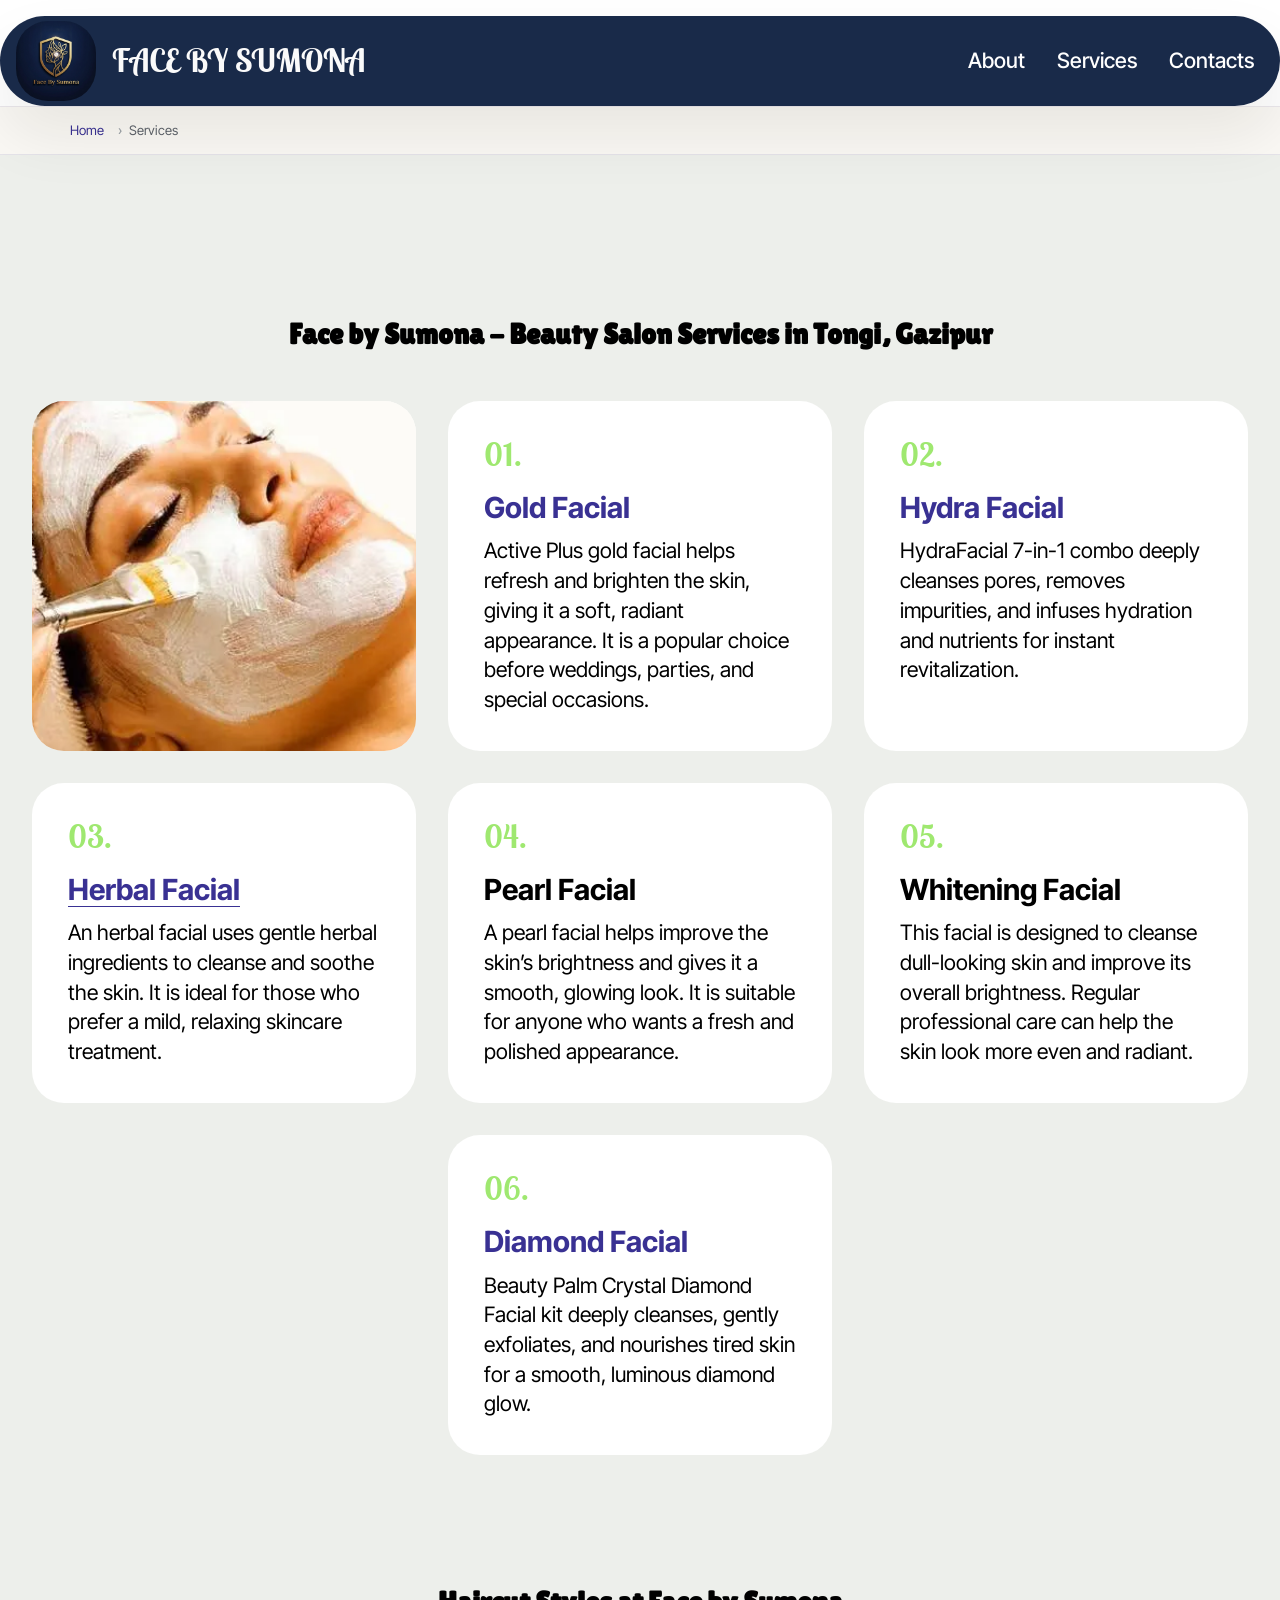
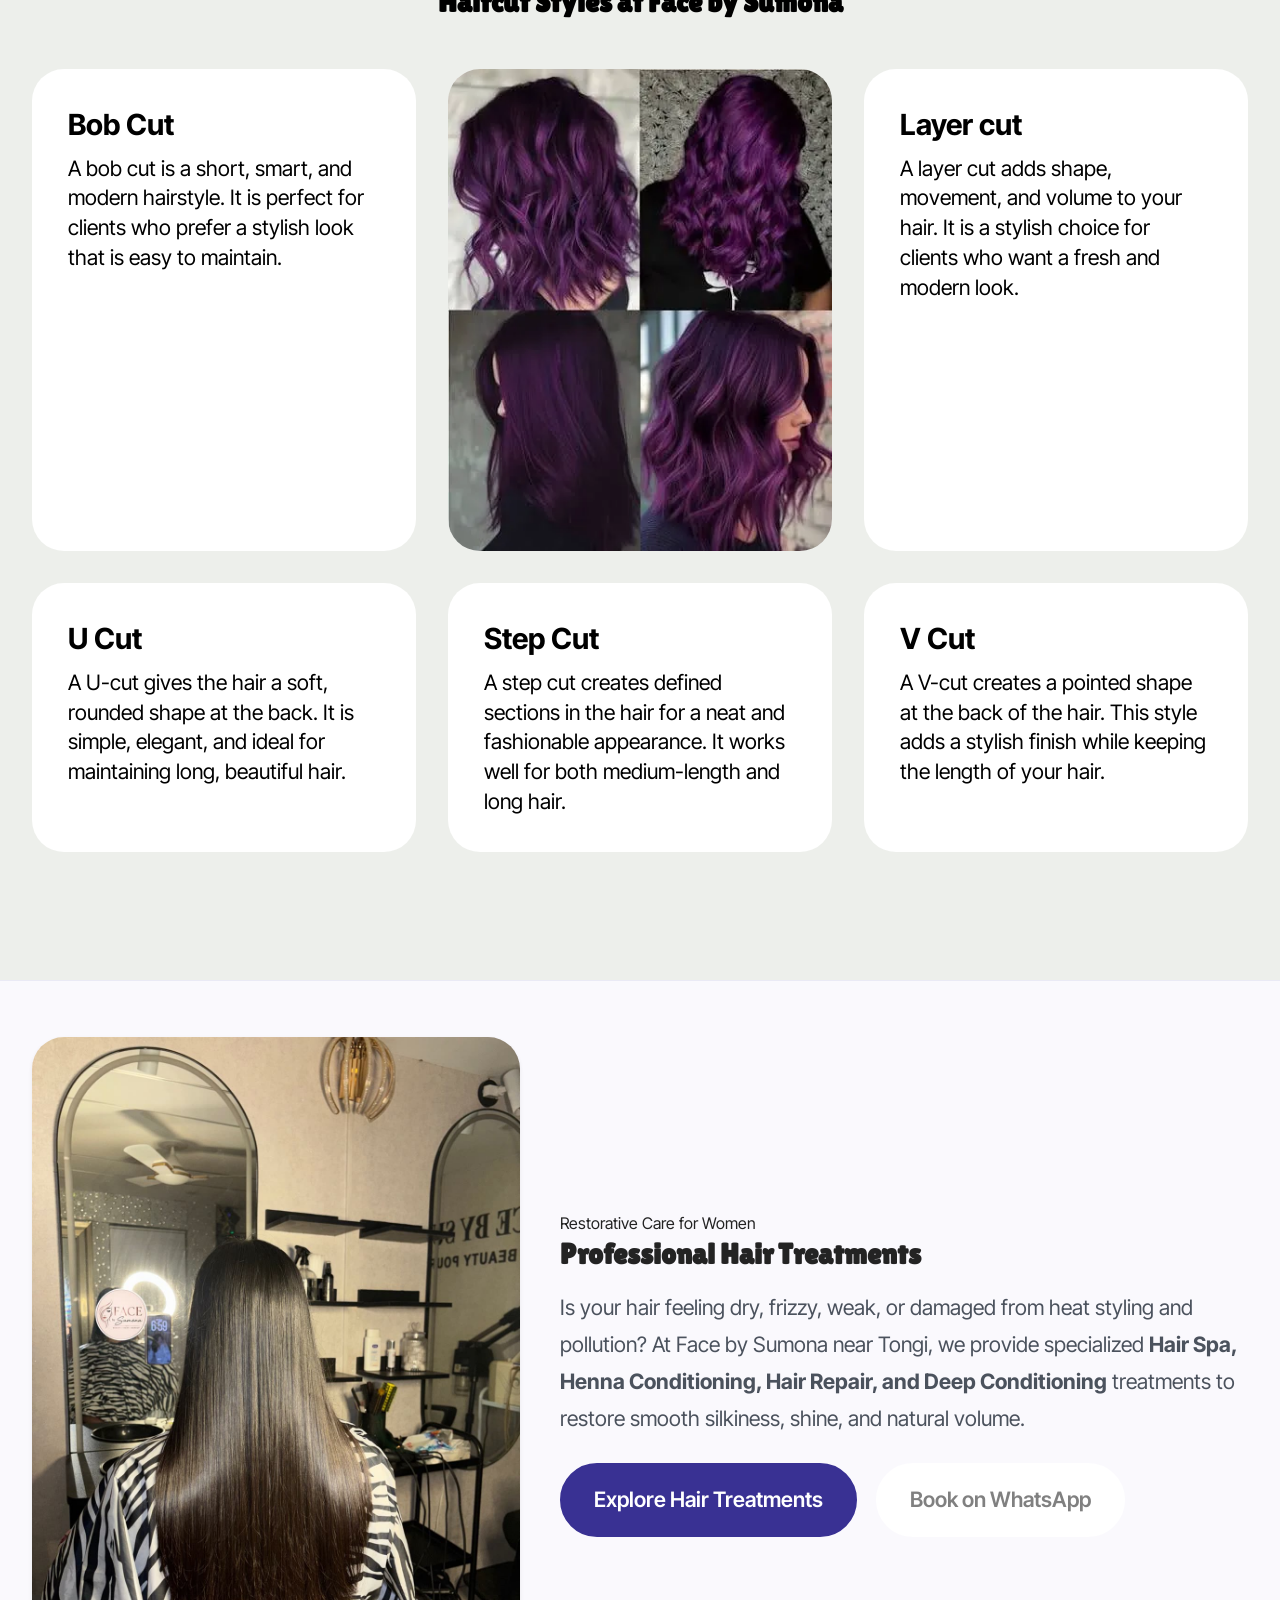
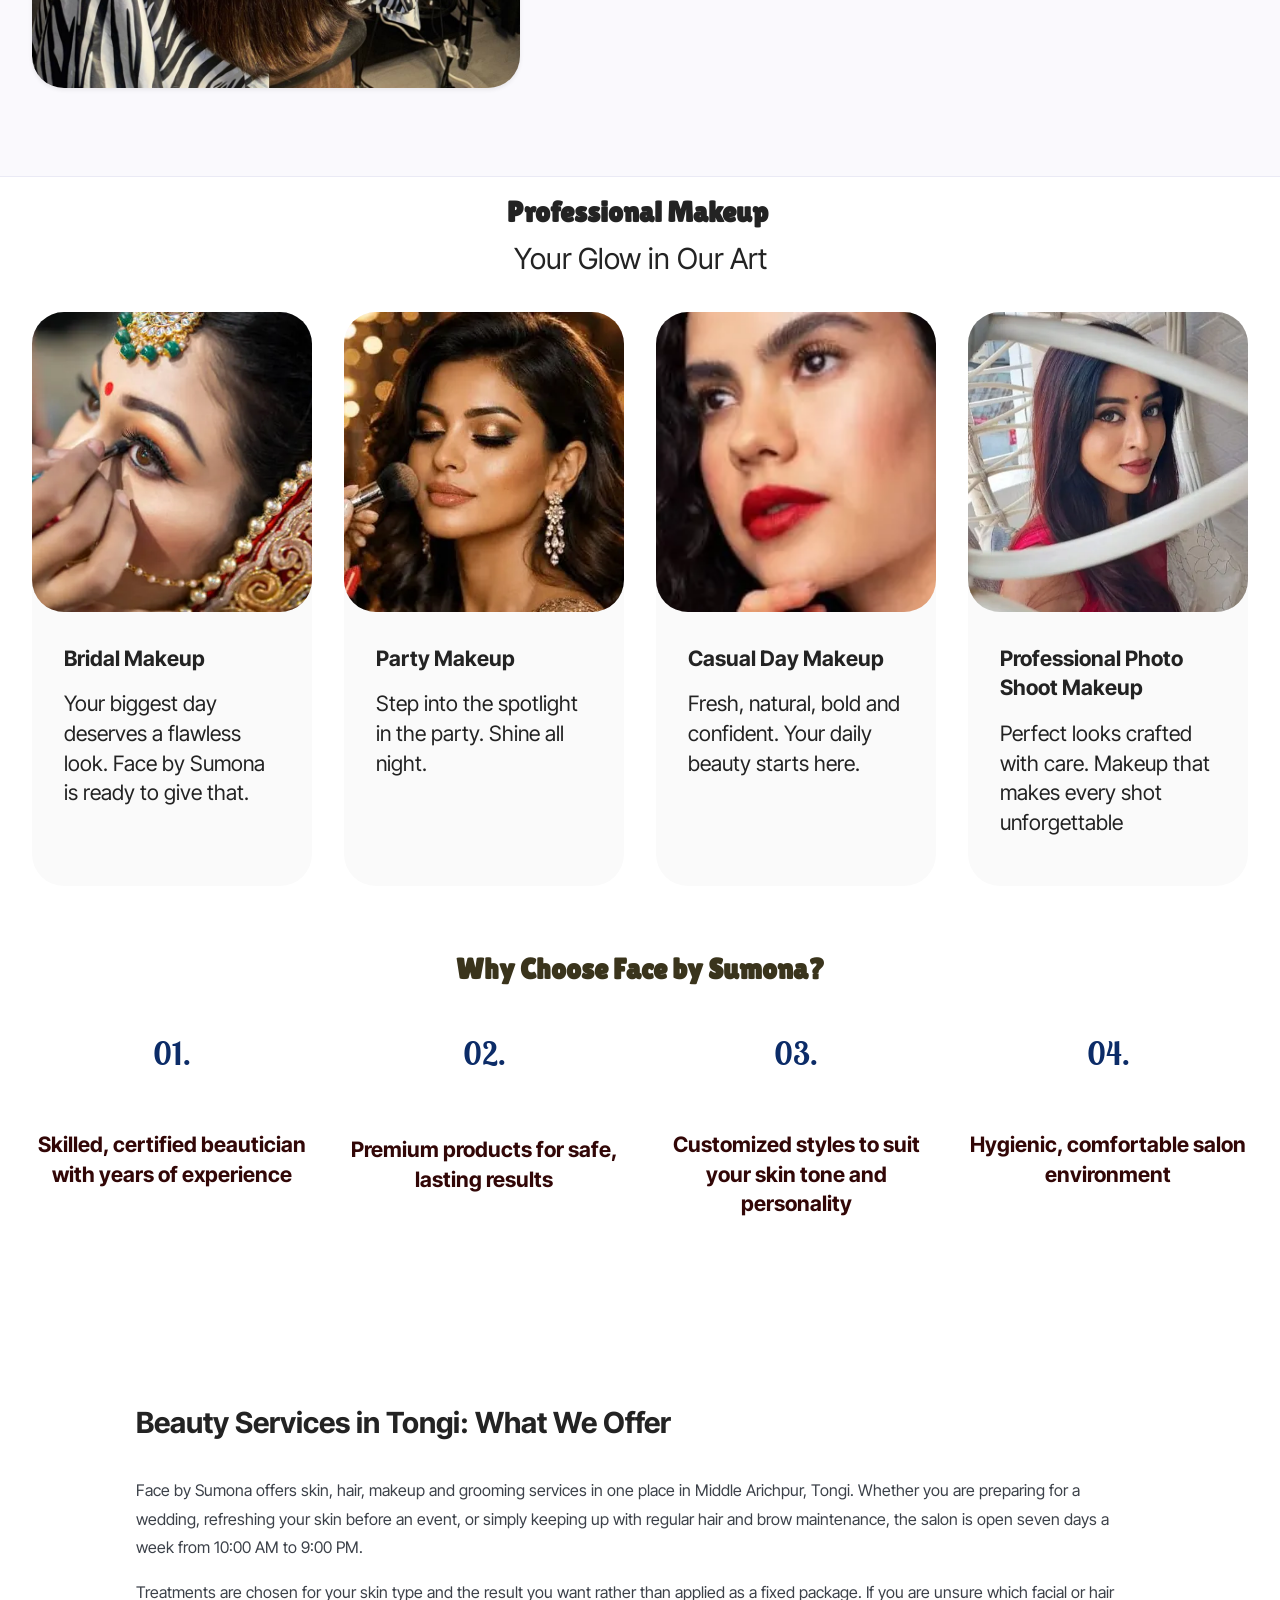
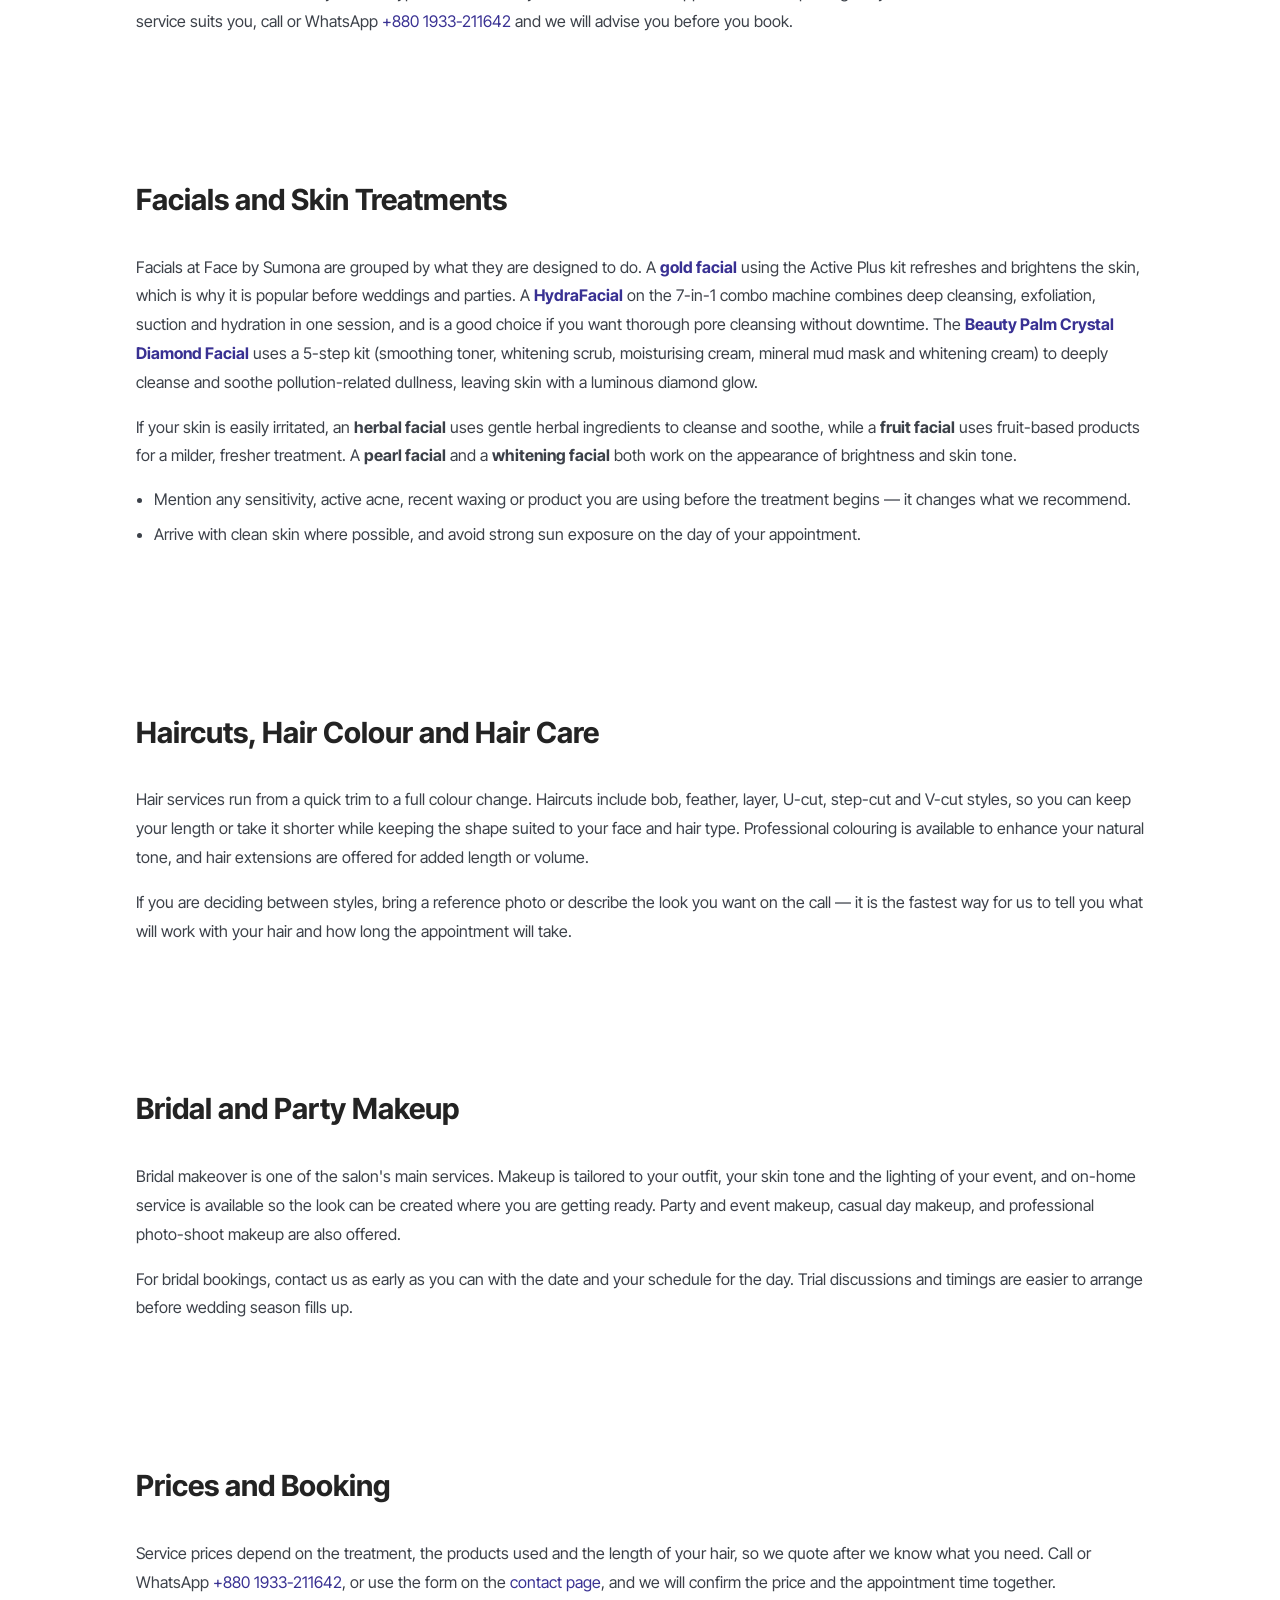
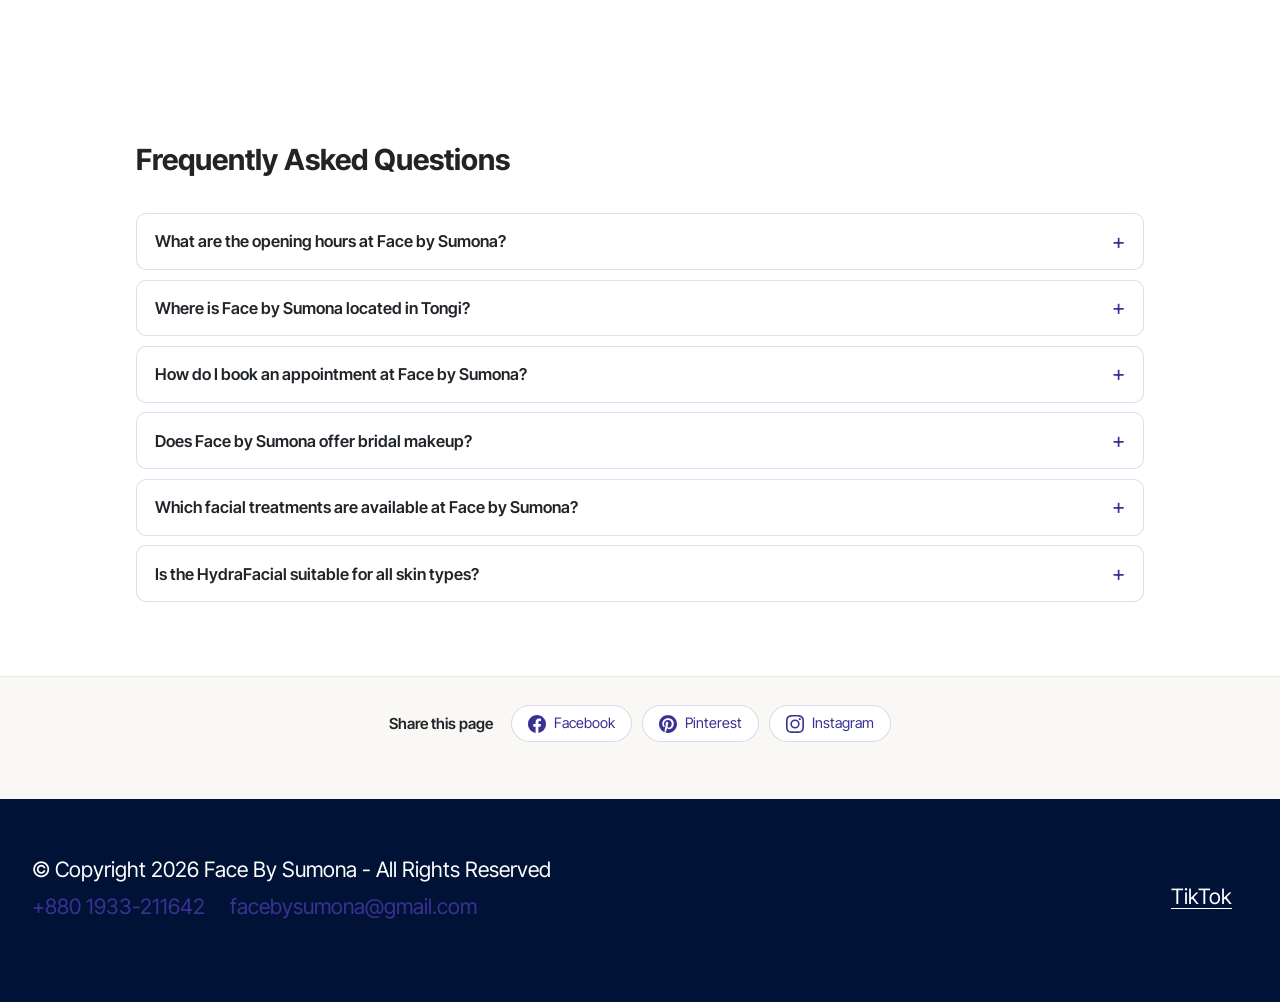
<file: services.html>
<!DOCTYPE html>
<html lang="en">
<head>
  <!-- Site made with Face by Sumona v6.1.12, https://# -->
  <meta charset="UTF-8">
  <meta http-equiv="X-UA-Compatible" content="IE=edge">
  <meta name="generator" content="Mobirise v6.1.12, #">
  <meta name="viewport" content="width=device-width, initial-scale=1, minimum-scale=1">
  <meta name="description" content="Gold, Hydra, Herbal, Pearl and Whitening facials, haircuts, hair colouring, bridal makeover and nail designs in Tongi, Gazipur. Book your appointment today.">
  <style>
    /* --- SEO additions: breadcrumbs, FAQ accordion, owner notes --- */
    /* Any image with width/height attrs must scale proportionally; without
       this the responsive container constrains width while the attribute
       pins height, which distorts the picture. */
    img[height], img.w-100, img.d-block { height: auto; }
    /* Sits in normal flow BELOW the hero: the fixed navbar (z-index 1000) would
       otherwise paint over the top of this strip. */
    .fbs-breadcrumb { position: relative; z-index: 5;
      padding: 13px 16px 13px; background: #faf8f4;
      border-top: 1px solid rgba(57,49,147,.08);
      border-bottom: 1px solid rgba(57,49,147,.10); }
    .fbs-breadcrumb ol { list-style: none; display: flex; flex-wrap: wrap;
      gap: .4rem; margin: 0 auto; padding: 0; max-width: 1140px;
      font: 500 .82rem/1.6 "Inter Tight", system-ui, sans-serif; }
    .fbs-breadcrumb li + li::before { content: "\203A"; margin: 0 .45rem;
      color: #9aa0a6; }
    .fbs-breadcrumb a { color: #393193; text-decoration: none; }
    .fbs-breadcrumb a:hover, .fbs-breadcrumb a:focus { text-decoration: underline; }
    .fbs-breadcrumb [aria-current="page"] { color: #5c6169; }
    .fbs-faq { width: 100%; }
    .fbs-faq details { border: 1px solid rgba(57,49,147,.16); border-radius: 10px;
      margin-bottom: .6rem; background: #fff; overflow: hidden; }
    .fbs-faq summary { cursor: pointer; padding: .95rem 1.1rem; font-weight: 600;
      font-size: 1.02rem; color: #212529; list-style: none; position: relative;
      padding-right: 2.6rem; }
    .fbs-faq summary::-webkit-details-marker { display: none; }
    .fbs-faq summary::after { content: "+"; position: absolute; right: 1.1rem;
      top: 50%; transform: translateY(-50%); font-size: 1.35rem; line-height: 1;
      color: #393193; font-weight: 400; }
    .fbs-faq details[open] summary::after { content: "\2212"; }
    .fbs-faq details[open] summary { border-bottom: 1px solid rgba(57,49,147,.12); }
    .fbs-faq .fbs-answer { padding: .9rem 1.1rem; margin: 0; font-size: .97rem;
      line-height: 1.75; color: #3c4149; }
    .fbs-faq summary:focus-visible { outline: 2px solid #393193; outline-offset: 2px; }
    .fbs-prose p { font-size: 1rem; line-height: 1.8; color: #3c4149; }
    .fbs-prose h3 { font-size: 1.28rem; margin: 1.6rem 0 .6rem; color: #212529; }
    .fbs-prose ul { padding-left: 1.15rem; }
    .fbs-prose li { margin-bottom: .45rem; line-height: 1.7; color: #3c4149; }
    .fbs-note { border-left: 4px solid #393193; background: #f4f3fb;
      padding: .95rem 1.1rem; border-radius: 0 8px 8px 0; margin: 1.2rem 0;
      font-size: .97rem; line-height: 1.7; color: #33384a; }
    .fbs-cta-row { display: flex; flex-wrap: wrap; gap: .7rem; margin-top: 1.4rem; }
    /* The added prose/FAQ blocks use custom cids, so the theme's per-section
       padding rule never matched them: every Mobirise section around them was
       inset from the page edge while these hugged it. Restore the standard
       vertical rhythm for these blocks only. */
    section.content13[class*="cid-"]:not([class*="cid-vv"]) {
      padding-top: 64px; padding-bottom: 64px; }
    /* Breadcrumb now sits directly beneath the fixed navbar, so clear its height. */
    .fbs-breadcrumb-top { margin-top: 106px; }
    @media (max-width: 767px) { .fbs-breadcrumb-top { margin-top: 78px; } }
  </style>
  <!-- ================= SEO: canonical + social + icons ================= -->
  <link rel="canonical" href="https://www.trueface.bond/services.html">
  <meta name="robots" content="index, follow, max-image-preview:large, max-snippet:-1">
  <meta name="theme-color" content="#393193">
  <link rel="icon" href="favicon.ico" sizes="any">
  <link rel="icon" type="image/svg+xml" href="assets/favicon/favicon.svg">
  <link rel="icon" type="image/png" sizes="32x32" href="assets/favicon/favicon-32x32.png">
  <link rel="icon" type="image/png" sizes="16x16" href="assets/favicon/favicon-16x16.png">
  <link rel="apple-touch-icon" sizes="180x180" href="assets/favicon/apple-touch-icon.png">
  <meta property="og:type" content="website">
  <meta property="og:site_name" content="Face by Sumona">
  <meta property="og:locale" content="en_US">
  <meta property="og:title" content="Salon Services in Tongi | Facial, Hair &amp; Bridal Makeup">
  <meta property="og:description" content="Gold, Hydra, Herbal, Pearl and Whitening facials, haircuts, hair colour, bridal makeover and nail designs in Tongi, Gazipur.">
  <meta property="og:url" content="https://www.trueface.bond/services.html">
  <meta property="og:image" content="https://www.trueface.bond/assets/images/og-image.jpg">
  <meta property="og:image:width" content="1200">
  <meta property="og:image:height" content="630">
  <meta property="og:image:alt" content="Face by Sumona - beauty salon and bridal makeup in Tongi, Gazipur">
  <meta name="twitter:card" content="summary_large_image">
  <meta name="twitter:title" content="Salon Services in Tongi | Facial, Hair &amp; Bridal Makeup">
  <meta name="twitter:description" content="Gold, Hydra, Herbal, Pearl and Whitening facials, haircuts, hair colour, bridal makeover and nail designs in Tongi, Gazipur.">
  <meta name="twitter:image" content="https://www.trueface.bond/assets/images/og-image.jpg">

  <!-- ================= STRUCTURED DATA (JSON-LD) =================
       OWNER ACTION REQUIRED - two values were intentionally left empty
       rather than guessed:
         1. "sameAs"  in the BeautySalon block is []. Add the salon's real
            profile URLs, e.g. ["https://www.facebook.com/<page>",
            "https://www.instagram.com/<handle>", "https://www.tiktok.com/@sumonaislam408"].
            (The TikTok URL on the live site is already confirmed.)
         2. "geo" is omitted entirely. Add it only with the verified
            latitude/longitude from the Google Business Profile pin:
               "geo": { "@type": "GeoCoordinates",
                        "latitude": 00.000000, "longitude": 00.000000 }
       Do not invent review counts or ratings - fabricated aggregateRating
       markup violates Google's structured data guidelines.
       ============================================================ -->
  <script type="application/ld+json">
{
  "@context": "https://schema.org",
  "@graph": [
    {
      "@type": "BeautySalon",
      "@id": "https://www.trueface.bond/#beautysalon",
      "name": "Face by Sumona",
      "alternateName": "Face By Sumona Beauty Salon",
      "url": "https://www.trueface.bond/",
      "logo": "https://www.trueface.bond/assets/images/ghostwriter-1789574933627.png",
      "image": [
        "https://www.trueface.bond/assets/images/img-20260916-wa0030.webp",
        "https://www.trueface.bond/assets/images/img-20260924-wa0008-1171x878.webp",
        "https://www.trueface.bond/assets/images/hydra-machine-combo-fbs-1280x960.webp"
      ],
      "description": "Face by Sumona is a beauty salon for women in Middle Arichpur, Tongi, Gazipur. Certified beautician Sumona has offered facial treatments, hair styling, makeup and bridal makeover since 2004.",
      "telephone": "+8801933211642",
      "email": "facebysumona@gmail.com",
      "foundingDate": "2004",
      "founder": {
        "@type": "Person",
        "name": "Sumona"
      },
      "address": {
        "@type": "PostalAddress",
        "streetAddress": "121 Hazi Bari, Sher E Bangla Road",
        "addressLocality": "Middle Arichpur, Tongi",
        "addressRegion": "Gazipur",
        "postalCode": "1710",
        "addressCountry": "BD"
      },
      "areaServed": [
        {
          "@type": "City",
          "name": "Tongi"
        },
        {
          "@type": "City",
          "name": "Gazipur"
        },
        {
          "@type": "City",
          "name": "Uttara"
        },
        {
          "@type": "City",
          "name": "Dhaka"
        }
      ],
      "openingHoursSpecification": [
        {
          "@type": "OpeningHoursSpecification",
          "dayOfWeek": "Monday",
          "opens": "10:00",
          "closes": "21:00"
        },
        {
          "@type": "OpeningHoursSpecification",
          "dayOfWeek": "Tuesday",
          "opens": "10:00",
          "closes": "21:00"
        },
        {
          "@type": "OpeningHoursSpecification",
          "dayOfWeek": "Wednesday",
          "opens": "10:00",
          "closes": "21:00"
        },
        {
          "@type": "OpeningHoursSpecification",
          "dayOfWeek": "Thursday",
          "opens": "10:00",
          "closes": "21:00"
        },
        {
          "@type": "OpeningHoursSpecification",
          "dayOfWeek": "Friday",
          "opens": "10:00",
          "closes": "21:00"
        },
        {
          "@type": "OpeningHoursSpecification",
          "dayOfWeek": "Saturday",
          "opens": "10:00",
          "closes": "21:00"
        },
        {
          "@type": "OpeningHoursSpecification",
          "dayOfWeek": "Sunday",
          "opens": "10:00",
          "closes": "21:00"
        }
      ],
      "currenciesAccepted": "BDT",
      "sameAs": [],
      "hasOfferCatalog": {
        "@type": "OfferCatalog",
        "name": "Beauty & Salon Services at Face by Sumona",
        "itemListElement": [
          {
            "@type": "Offer",
            "position": 1,
            "itemOffered": {
              "@type": "Service",
              "name": "Beauty Palm Crystal Diamond Facial",
              "description": "Beauty Palm Crystal Diamond Facial kit deeply cleanses, gently exfoliates, and nourishes tired skin for a smooth, luminous diamond glow."
            }
          },
          {
            "@type": "Offer",
            "position": 2,
            "itemOffered": {
              "@type": "Service",
              "name": "Gold Facial (Active Plus)",
              "description": "Active Plus gold facial helps refresh and brighten the skin, giving it a soft, radiant appearance."
            }
          },
          {
            "@type": "Offer",
            "position": 3,
            "itemOffered": {
              "@type": "Service",
              "name": "HydraFacial (7-in-1)",
              "description": "HydraFacial deeply cleanses pores, removes impurities, and delivers essential nutrients directly to the skin."
            }
          },
          {
            "@type": "Offer",
            "position": 4,
            "itemOffered": {
              "@type": "Service",
              "name": "Herbal Facial",
              "description": "An herbal facial uses gentle herbal ingredients to cleanse and soothe the skin."
            }
          },
          {
            "@type": "Offer",
            "position": 5,
            "itemOffered": {
              "@type": "Service",
              "name": "Pearl Facial",
              "description": "A pearl facial helps improve the skin's brightness and gives it a smooth, glowing look."
            }
          },
          {
            "@type": "Offer",
            "position": 6,
            "itemOffered": {
              "@type": "Service",
              "name": "Whitening Facial",
              "description": "Designed to cleanse dull-looking skin and improve its overall brightness."
            }
          },
          {
            "@type": "Offer",
            "position": 7,
            "itemOffered": {
              "@type": "Service",
              "name": "Fruit Facial",
              "description": "Fruit facials use fruit-based products to gently cleanse and nourish the skin."
            }
          },
          {
            "@type": "Offer",
            "position": 8,
            "itemOffered": {
              "@type": "Service",
              "name": "Hair Treatment for Women",
              "description": "Hair spa, henna conditioning, hair repair, and deep conditioning treatments to restore softness, health, and shine."
            }
          },
          {
            "@type": "Offer",
            "position": 9,
            "itemOffered": {
              "@type": "Service",
              "name": "Haircut & Styling",
              "description": "Haircuts, trims, and blow-dry styling in a range of different styles."
            }
          },
          {
            "@type": "Offer",
            "position": 10,
            "itemOffered": {
              "@type": "Service",
              "name": "Hair Colour",
              "description": "Professional hair colouring services to enhance your natural look."
            }
          },
          {
            "@type": "Offer",
            "position": 11,
            "itemOffered": {
              "@type": "Service",
              "name": "Bridal Makeover",
              "description": "Bridal makeup tailored to your style and outfit, including on-home service."
            }
          },
          {
            "@type": "Offer",
            "position": 12,
            "itemOffered": {
              "@type": "Service",
              "name": "Party & Event Makeup",
              "description": "Polished makeup for weddings, parties and special occasions."
            }
          },
          {
            "@type": "Offer",
            "position": 13,
            "itemOffered": {
              "@type": "Service",
              "name": "Nail Art & Manicure",
              "description": "Professional nail design and manicure services."
            }
          },
          {
            "@type": "Offer",
            "position": 14,
            "itemOffered": {
              "@type": "Service",
              "name": "Threading & Waxing",
              "description": "Eyebrow threading, facial threading and waxing services."
            }
          },
          {
            "@type": "Offer",
            "position": 15,
            "itemOffered": {
              "@type": "Service",
              "name": "Face Treatment",
              "description": "A special facial treatment that cleanses, refreshes and nourishes the skin."
            }
          }
        ]
      }
    },
    {
      "@type": "WebPage",
      "@id": "https://www.trueface.bond/services.html#webpage",
      "url": "https://www.trueface.bond/services.html",
      "name": "Salon Services in Tongi | Facial, Hair & Bridal Makeup",
      "description": "Gold, Hydra, Herbal, Pearl and Whitening facials, haircuts, hair colouring, bridal makeover and nail designs in Tongi, Gazipur. Book your appointment today.",
      "inLanguage": "en",
      "isPartOf": {
        "@id": "https://www.trueface.bond/#website"
      },
      "about": {
        "@id": "https://www.trueface.bond/#beautysalon"
      },
      "breadcrumb": {
        "@id": "https://www.trueface.bond/services.html#breadcrumb"
      }
    },
    {
      "@type": "BreadcrumbList",
      "@id": "https://www.trueface.bond/services.html#breadcrumb",
      "itemListElement": [
        {
          "@type": "ListItem",
          "position": 1,
          "name": "Home",
          "item": "https://www.trueface.bond/"
        },
        {
          "@type": "ListItem",
          "position": 2,
          "name": "Services",
          "item": "https://www.trueface.bond/services.html"
        }
      ]
    }
  ]
}
  </script>
  <script type="application/ld+json">
{
  "@context": "https://schema.org",
  "@type": "FAQPage",
  "mainEntity": [
    {
      "@type": "Question",
      "name": "What are the opening hours at Face by Sumona?",
      "acceptedAnswer": {
        "@type": "Answer",
        "text": "Face by Sumona is open 7 days a week, from 10:00 AM to 9:00 PM."
      }
    },
    {
      "@type": "Question",
      "name": "Where is Face by Sumona located in Tongi?",
      "acceptedAnswer": {
        "@type": "Answer",
        "text": "Face by Sumona is at 121 Hazi Bari, Sher E Bangla Road, Middle Arichpur, Tongi, Gazipur 1710, Bangladesh."
      }
    },
    {
      "@type": "Question",
      "name": "How do I book an appointment at Face by Sumona?",
      "acceptedAnswer": {
        "@type": "Answer",
        "text": "Call or WhatsApp +880 1933-211642, or send a message through the contact form on this website."
      }
    },
    {
      "@type": "Question",
      "name": "Does Face by Sumona offer bridal makeup?",
      "acceptedAnswer": {
        "@type": "Answer",
        "text": "Yes. Bridal makeover and party or event makeup are available, including on-home service."
      }
    },
    {
      "@type": "Question",
      "name": "Which facial treatments are available at Face by Sumona?",
      "acceptedAnswer": {
        "@type": "Answer",
        "text": "Beauty Palm Crystal Diamond, Gold (Active Plus), HydraFacial 7-in-1, herbal, pearl, whitening and fruit facials are all offered."
      }
    },
    {
      "@type": "Question",
      "name": "Is the HydraFacial suitable for all skin types?",
      "acceptedAnswer": {
        "@type": "Answer",
        "text": "The Hydra machine works differently for different skin types. People with sensitive or dry skin should patch test first and follow the recommended frequency to help reduce the risk of irritation."
      }
    }
  ]
}
  </script>
  <!-- ================= /SEO ================= -->
  
  
  <title>Salon Services in Tongi | Facial, Hair &amp; Bridal Makeup</title>
  <link rel="stylesheet" href="assets/bootstrap/css/bootstrap.min.css">
  <link rel="stylesheet" href="assets/web/assets/gdpr-plugin/gdpr-styles.css">
  <link rel="stylesheet" href="assets/dropdown/css/style.css">
  <link rel="stylesheet" href="assets/theme/css/style.css">
  <link rel="preload" href="https://fonts.googleapis.com/css?family=Lobster+Two:400,400i,700,700i&display=swap" as="style" onload="this.onload=null;this.rel='stylesheet'">
  <noscript><link rel="stylesheet" href="https://fonts.googleapis.com/css?family=Lobster+Two:400,400i,700,700i&display=swap"></noscript>
  <link rel="preload" href="https://fonts.googleapis.com/css?family=Lilita+One:400&display=swap" as="style" onload="this.onload=null;this.rel='stylesheet'">
  <noscript><link rel="stylesheet" href="https://fonts.googleapis.com/css?family=Lilita+One:400&display=swap"></noscript>
  <link rel="preload" href="https://fonts.googleapis.com/css?family=Inter+Tight:300,400,500,600,700&display=swap" as="style" onload="this.onload=null;this.rel='stylesheet'">
  <noscript><link rel="stylesheet" href="https://fonts.googleapis.com/css?family=Inter+Tight:300,400,500,600,700&display=swap"></noscript>
  <link rel="preload" as="style" href="assets/mobirise/css/mbr-additional.css?v=rlvqv7"><link rel="stylesheet" href="assets/mobirise/css/mbr-additional.css?v=rlvqv7" type="text/css">

  
   
  <!-- Google tag (gtag.js) -->
<script async src="https://www.googletagmanager.com/gtag/js?id=G-GPD9XNZW9E"></script>
<script>
  window.dataLayer = window.dataLayer || [];
  function gtag(){dataLayer.push(arguments);}
  gtag('js', new Date());

  gtag('config', 'G-GPD9XNZW9E');
</script>
  
  
  <link rel="stylesheet" href="assets/fbs-share/share.css">
</head>
<body>
  
  <section data-bs-version="5.1" class="menu menu5 cid-vvpd3sa6Dy" once="menu" id="menu05-s">
	

	<nav class="navbar navbar-dropdown navbar-fixed-top navbar-expand-lg">
		<div class="container">
			<div class="navbar-brand">
				<span class="navbar-logo">
					
						<a href="/"><img src="assets/images/ghostwriter-1789574933627.png" alt="Face by Sumona logo" style="height: 5rem;" width="1024" height="1024" decoding="async"></a>
					
				</span>
				<span class="navbar-caption-wrap"><a class="navbar-caption new-font text-white display-1" href="https://www.trueface.bond">FACE BY SUMONA</a></span>
			</div>
			<button class="navbar-toggler" type="button" data-toggle="collapse" data-bs-toggle="collapse" data-target="#navbarSupportedContent" data-bs-target="#navbarSupportedContent" aria-controls="navbarNavAltMarkup" aria-expanded="false" aria-label="Toggle navigation">
				<div class="hamburger">
					<span></span>
					<span></span>
					<span></span>
					<span></span>
				</div>
			</button>
			<div class="collapse navbar-collapse" id="navbarSupportedContent">
				<ul class="navbar-nav nav-dropdown nav-right" data-app-modern-menu="true"><li class="nav-item">
						<a class="nav-link link text-secondary text-primary display-4" href="about.html">About</a>
					</li>
					<li class="nav-item">
						<a class="nav-link link text-secondary text-primary display-4" href="services.html" aria-expanded="false">Services</a>
					</li>
					<li class="nav-item">
						<a class="nav-link link text-secondary display-4" href="contact.html">Contacts</a>
					</li></ul>
				
			</div>
		</div>
	</nav>
</section>


<nav class="fbs-breadcrumb fbs-breadcrumb-top" aria-label="Breadcrumb">
  <ol>
    <li><a href="/">Home</a></li>
    <li><a href="services.html" aria-current="page">Services</a></li>
  </ol>
</nav>

<section data-bs-version="5.1" class="features036 cid-vvpEVUC2bo" id="features036-10">
	

	
	

	<div class="container">
		<div class="row justify-content-center">
			<div class="col-md-12 content-head mb-5">
				<h1 class="mbr-section-title mbr-fonts-style mb-0 display-2">
					<strong>Face by Sumona - Beauty Salon Services in Tongi, Gazipur</strong></h1>
				
			</div>
		</div>


		<div class="row justify-content-center">
			<div class="item features-without-image col-12 col-md-12 col-lg-4 item-mb active">
				<div class="item-wrapper image-wrapper">
					<img class="w-100" src="assets/images/n4-432x325.webp" alt="Cosmetic mask being applied to a client's face during a facial" data-slide-to="0" data-bs-slide-to="0" width="432" height="325" decoding="async">
				</div>
			</div>

			<div class="item features-without-image col-12 col-md-12 col-lg-4 item-mb">
				<div class="item-wrapper">
					<div class="align-left item-content">
						<h5 class="mbr-card-title mbr-fonts-style mt-0 mb-3 mbr-number display-1">
							<strong>01.</strong>
						</h5>
						<h5 class="card-title mbr-fonts-style display-5"><a href="active-plus-face-treatment.html" class="text-primary"><strong>Gold Facial</strong></a></h5>
						<p class="card-text mbr-fonts-style display-7">
							Active Plus gold facial helps refresh and brighten the skin, giving it a soft, radiant appearance. It is a popular choice before weddings, parties, and special occasions.
						</p>
						
					</div>

				</div>
			</div>
			<div class="item features-without-image col-12 col-md-12 col-lg-4 item-mb">
				<div class="item-wrapper">
					<div class=" align-left item-content">
						<h5 class="mbr-card-title mbr-fonts-style mt-0 mb-3 mbr-number display-1">
							<strong>02.</strong>
						</h5>
						<h5 class="card-title mbr-fonts-style display-5"><a href="hydra-facial-parlor-tongi.html" class="text-primary"><strong>Hydra Facial</strong></a></h5>
						<p class="card-text mbr-fonts-style display-7">
							HydraFacial 7-in-1 combo deeply cleanses pores, removes impurities, and infuses hydration and nutrients for instant revitalization.</p>
						
					</div>

				</div>
			</div>
			<div class="item features-without-image col-12 col-md-12 col-lg-4 item-mb">
				<div class="item-wrapper">
					<div class="align-left item-content">
						<h5 class="mbr-card-title mbr-fonts-style mt-0 mb-3 mbr-number display-1">
							<strong>03.</strong>
						</h5>
						<h5 class="card-title mbr-fonts-style display-5"><a href="herbal-facial.html" class="text-primary"><strong>Herbal Facial</strong></a></h5>
						<p class="card-text mbr-fonts-style display-7">
							An herbal facial uses gentle herbal ingredients to cleanse and soothe the skin. It is ideal for those who prefer a mild, relaxing skincare treatment.</p>
						
					</div>

				</div>
			</div>
			<div class="item features-without-image col-12 col-md-12 col-lg-4 item-mb">
				<div class="item-wrapper">
					<div class="align-left item-content">
						<h5 class="mbr-card-title mbr-fonts-style mt-0 mb-3 mbr-number display-1">
							<strong>04.</strong>
						</h5>
						<h5 class="card-title mbr-fonts-style display-5"><strong>Pearl Facial</strong></h5>
						<p class="card-text mbr-fonts-style display-7">
							A pearl facial helps improve the skin’s brightness and gives it a smooth, glowing look. It is suitable for anyone who wants a fresh and polished appearance.</p>
						
					</div>

				</div>
			</div>
			<div class="item features-without-image col-12 col-md-12 col-lg-4 item-mb">
				<div class="item-wrapper">
					<div class="align-left item-content">
						<h5 class="mbr-card-title mbr-fonts-style mt-0 mb-3 mbr-number display-1">
							<strong>05.</strong>
						</h5>
						<h5 class="card-title mbr-fonts-style display-5"><strong>Whitening Facial</strong></h5>
						<p class="card-text mbr-fonts-style display-7">
							This facial is designed to cleanse dull-looking skin and improve its overall brightness. Regular professional care can help the skin look more even and radiant.</p>
						
					</div>

				</div>
			</div>
			<div class="item features-without-image col-12 col-md-12 col-lg-4 item-mb">
				<div class="item-wrapper">
					<div class="align-left item-content">
						<h5 class="mbr-card-title mbr-fonts-style mt-0 mb-3 mbr-number display-1">
							<strong>06.</strong>
						</h5>
						<h5 class="card-title mbr-fonts-style display-5"><a href="beauty-palm-crystal-diamond-facial.html" class="text-primary"><strong>Diamond Facial</strong></a></h5>
						<p class="card-text mbr-fonts-style display-7">
							Beauty Palm Crystal Diamond Facial kit deeply cleanses, gently exfoliates, and nourishes tired skin for a smooth, luminous diamond glow.</p>
						
					</div>

				</div>
			</div>
		</div>
	</div>
</section>


<section data-bs-version="5.1" class="features036 cid-vvpEXjOyXT" id="features036-11">
	

	
	

	<div class="container">
		<div class="row justify-content-center">
			<div class="col-md-12 content-head mb-5">
				<h2 class="mbr-section-title mbr-fonts-style mb-0 display-2"><strong>Haircut Styles at Face by Sumona</strong></h2>
				
			</div>
		</div>


		<div class="row justify-content-center">
			<div class="item features-without-image col-12 col-md-12 col-lg-4 item-mb active">
				<div class="item-wrapper">
					<div class="align-left item-content">
						
						<h5 class="card-title mbr-fonts-style display-5">
							<strong>Bob Cut</strong></h5>
						<p class="card-text mbr-fonts-style display-7">A bob cut is a short, smart, and modern hairstyle. It is perfect for clients who prefer a stylish look that is easy to maintain.</p>
						
					</div>

				</div>
			</div><div class="item features-without-image col-12 col-md-12 col-lg-4 item-mb">
				<div class="item-wrapper image-wrapper">
					<img class="w-100" src="assets/images/images204-399x501.webp" alt="Collage of four hairstyles offered at Face by Sumona" data-slide-to="0" data-bs-slide-to="0" width="399" height="501" loading="lazy" decoding="async">
				</div>
			</div>

			<div class="item features-without-image col-12 col-md-12 col-lg-4 item-mb">
				<div class="item-wrapper">
					<div class="align-left item-content">
						
						<h5 class="card-title mbr-fonts-style display-5">
							<strong>Layer cut</strong></h5>
						<p class="card-text mbr-fonts-style display-7">
							A layer cut adds shape, movement, and volume to your hair. It is a stylish choice for clients who want a fresh and modern look.
						</p>
						
					</div>

				</div>
			</div>
			<div class="item features-without-image col-12 col-md-12 col-lg-4 item-mb">
				<div class="item-wrapper">
					<div class=" align-left item-content">
						
						<h5 class="card-title mbr-fonts-style display-5">
							<strong>U Cut</strong></h5>
						<p class="card-text mbr-fonts-style display-7">
							A U-cut gives the hair a soft, rounded shape at the back. It is simple, elegant, and ideal for maintaining long, beautiful hair.</p>
						
					</div>

				</div>
			</div>
			<div class="item features-without-image col-12 col-md-12 col-lg-4 item-mb">
				<div class="item-wrapper">
					<div class="align-left item-content">
						
						<h5 class="card-title mbr-fonts-style display-5"><strong>Step Cut</strong></h5>
						<p class="card-text mbr-fonts-style display-7">
							A step cut creates defined sections in the hair for a neat and fashionable appearance. It works well for both medium-length and long hair.</p>
						
					</div>

				</div>
			</div>
			<div class="item features-without-image col-12 col-md-12 col-lg-4 item-mb">
				<div class="item-wrapper">
					<div class="align-left item-content">
						
						<h5 class="card-title mbr-fonts-style display-5"><strong>V Cut</strong></h5>
						<p class="card-text mbr-fonts-style display-7">
							A V-cut creates a pointed shape at the back of the hair. This style adds a stylish finish while keeping the length of your hair.</p>
						
					</div>

				</div>
			</div>
			
		</div>
	</div>
</section>

<!-- Hair Treatment Feature Section -->
<section data-bs-version="5.1" class="content13 cid-hair-feature" id="hair-feature" style="padding-top: 56px; padding-bottom: 56px; background: #faf9fd; border-top: 1px solid rgba(57,49,147,.08); border-bottom: 1px solid rgba(57,49,147,.08);">
  <div class="container">
    <div class="row align-items-center justify-content-center">
      <div class="col-12 col-md-5 mb-4 mb-md-0 text-center">
        <img src="assets/images/hair-treatment-sumona-salon-result.jpg" alt="Silky hair treatment result at Face by Sumona Tongi" class="shadow-sm" style="border-radius: 14px; max-width: 100%; height: auto;" width="1200" height="1600" loading="lazy" decoding="async">
      </div>
      <div class="col-12 col-md-7 ps-md-4">
        <span class="fbs-step-badge mb-2">Restorative Care for Women</span>
        <h2 class="mbr-section-title mbr-fonts-style mb-3 display-2"><strong>Professional Hair Treatments</strong></h2>
        <p class="mbr-text mbr-fonts-style display-7" style="color: #4b525d; line-height: 1.75;">
          Is your hair feeling dry, frizzy, weak, or damaged from heat styling and pollution? At Face by Sumona near Tongi, we provide specialized <strong>Hair Spa, Henna Conditioning, Hair Repair, and Deep Conditioning</strong> treatments to restore smooth silkiness, shine, and natural volume.
        </p>
        <div class="mbr-section-btn mt-3">
          <a class="btn btn-primary display-7" href="hair-treatment.html">Explore Hair Treatments</a>
          <a class="btn btn-secondary display-7" href="https://wa.me/8801933211642" target="_blank" rel="noopener">Book on WhatsApp</a>
        </div>
      </div>
    </div>
  </div>
</section>

<section data-bs-version="5.1" class="gallery3 cid-vw60f8MVW8" id="gallery3-1w">
    
    
    <div class="container-fluid">
        <div class="mbr-section-head">
            <h4 class="mbr-section-title mbr-fonts-style align-center mb-0 display-2"><strong>Professional Makeup&nbsp;</strong></h4>
            <h5 class="mbr-section-subtitle mbr-fonts-style align-center mb-0 mt-2 display-5">Your Glow in Our Art</h5>
        </div>
        <div class="row mt-4">
            <div class="item features-image col-12 col-md-6 col-lg-3">
                <div class="item-wrapper">
                    <div class="item-img">
                        <img src="assets/images/n5.webp" alt="Bridal makeover with full makeup and jewellery" width="545" height="396" loading="lazy" decoding="async">
                    </div>
                    <div class="item-content">
                        <h5 class="item-title mbr-fonts-style display-7"><strong>Bridal Makeup</strong></h5>
                        
                        <p class="mbr-text mbr-fonts-style mt-3 display-7">Your biggest day deserves a flawless look. Face by Sumona is ready to give that.<br></p>
                    </div>
                    
                </div>
            </div>
            <div class="item features-image col-12 col-md-6 col-lg-3">
                <div class="item-wrapper">
                    <div class="item-img">
                        <img src="assets/images/party20looks-480x480.webp" alt="Party makeup look created at Face by Sumona" width="415" height="357" loading="lazy" decoding="async">
                    </div>
                    <div class="item-content">
                        <h5 class="item-title mbr-fonts-style display-7"><strong>Party Makeup</strong></h5>
                        
                        <p class="mbr-text mbr-fonts-style mt-3 display-7">Step into the spotlight in the party. Shine all night.&nbsp;<br></p>
                    </div>
                    
                </div>
            </div>
            <div class="item features-image col-12 col-md-6 col-lg-3">
                <div class="item-wrapper">
                    <div class="item-img">
                        <img src="assets/images/day20makeup-556x226.webp" alt="Natural daytime makeup look by Face by Sumona" width="556" height="226" loading="lazy" decoding="async">
                    </div>
                    <div class="item-content">
                        <h5 class="item-title mbr-fonts-style display-7"><strong>Casual Day Makeup</strong></h5>
                        
                        <p class="mbr-text mbr-fonts-style mt-3 display-7">Fresh, natural, bold and confident. Your daily beauty starts here.&nbsp;<br></p>
                    </div>
                    
                </div>
            </div>
            <div class="item features-image col-12 col-md-6 col-lg-3">
                <div class="item-wrapper">
                    <div class="item-img">
                        <img src="assets/images/img-20260924-wa0004-556x741.webp" alt="Makeup prepared for an outdoor professional photo shoot" title="" width="451" height="493" loading="lazy" decoding="async">
                    </div>
                    <div class="item-content">
                        <h5 class="item-title mbr-fonts-style display-7"><strong>Professional Photo Shoot Makeup</strong></h5>
                        
                        <p class="mbr-text mbr-fonts-style mt-3 display-7">Perfect looks crafted with care. Makeup that makes every shot unforgettable<br></p>
                    </div>
                    
                </div>
            </div>
        </div>
    </div>
</section>

<section data-bs-version="5.1" class="features23 cid-vw64YfKZEH" id="features23-1x">

    

    
    
    <div class="container">
        <div class="card-wrapper">
            <div class="card-box align-left">
                <h4 class="mbr-section-title mbr-fonts-style display-2">
                    <strong>Why Choose Face by Sumona?</strong></h4>
                
                
            </div>
        </div>
        <!-- col-12 col-md-6 col-lg-4 -->
        <div class="row justify-content-center content-row mt-4">
            <div class="card p-4 p-md-3 col-md-6 col-lg-3">
                <div class="card-box">
                    <div class="title">
                        <span class="num mbr-fonts-style display-1"><strong>01.</strong></span>
                    </div>
                    <h4 class="card-title mbr-fonts-style display-7"><strong><br></strong><br><strong>Skilled, certified beautician with years of experience</strong></h4>
                    
                </div>
            </div>
            <div class="card p-4 p-md-3 col-md-6 col-lg-3">
                <div class="card-box">
                    <div class="title">
                        <span class="num mbr-fonts-style display-1"><strong>02.</strong><br><strong><br></strong></span>
                    </div>
                    <h4 class="card-title mbr-fonts-style display-7"><strong><br></strong><strong>Premium products for safe, lasting results</strong></h4>
                    
                </div>
            </div>
            <div class="card p-4 p-md-3 col-md-6 col-lg-3">
                <div class="card-box">
                    <div class="title">
                        <span class="num mbr-fonts-style display-1"><strong>03.</strong></span>
                    </div>
                    <h4 class="card-title mbr-fonts-style display-7"><strong><br></strong><br><strong>Customized styles to suit your skin tone and personality</strong></h4>
                    
                </div>
            </div>
            <div class="card p-4 p-md-3 col-md-6 col-lg-3">
                <div class="card-box">
                    <div class="title">
                        <span class="num mbr-fonts-style display-1"><strong>04.</strong></span>
                    </div>
                    <h4 class="card-title mbr-fonts-style display-7"><strong><br></strong><br><strong>Hygienic, comfortable salon environment</strong></h4>
                    
                </div>
            </div>
            
            
            
            
        </div>
    </div>
</section>

<section data-bs-version="5.1" class="content13 cid-beauty-services-in-tongi" id="beauty-services-in-tongi">
  <div class="container">
    <div class="row justify-content-center">
      <div class="col-md-12 col-lg-10">
        <h2 class="mbr-section-title mbr-fonts-style mb-4 display-5"><strong>Beauty Services in Tongi: What We Offer</strong></h2>
        <div class="fbs-prose">
          <p>Face by Sumona offers skin, hair, makeup and grooming services in one place in Middle Arichpur, Tongi. Whether you are preparing for a wedding, refreshing your skin before an event, or simply keeping up with regular hair and brow maintenance, the salon is open seven days a week from 10:00 AM to 9:00 PM.</p>
          <p>Treatments are chosen for your skin type and the result you want rather than applied as a fixed package. If you are unsure which facial or hair service suits you, call or WhatsApp <a href="tel:+8801933211642">+880 1933-211642</a> and we will advise you before you book.</p>
        </div>
      </div>
    </div>
  </div>
</section>

<section data-bs-version="5.1" class="content13 cid-facials-and-skin-treatme" id="facials-and-skin-treatme">
  <div class="container">
    <div class="row justify-content-center">
      <div class="col-md-12 col-lg-10">
        <h2 class="mbr-section-title mbr-fonts-style mb-4 display-5"><strong>Facials and Skin Treatments</strong></h2>
        <div class="fbs-prose">
          <p>Facials at Face by Sumona are grouped by what they are designed to do. A <a href="active-plus-face-treatment.html"><strong>gold facial</strong></a> using the Active Plus kit refreshes and brightens the skin, which is why it is popular before weddings and parties. A <a href="hydra-facial-parlor-tongi.html"><strong>HydraFacial</strong></a> on the 7-in-1 combo machine combines deep cleansing, exfoliation, suction and hydration in one session, and is a good choice if you want thorough pore cleansing without downtime. The <a href="beauty-palm-crystal-diamond-facial.html"><strong>Beauty Palm Crystal Diamond Facial</strong></a> uses a 5-step kit (smoothing toner, whitening scrub, moisturising cream, mineral mud mask and whitening cream) to deeply cleanse and soothe pollution-related dullness, leaving skin with a luminous diamond glow.</p>
          <p>If your skin is easily irritated, an <strong>herbal facial</strong> uses gentle herbal ingredients to cleanse and soothe, while a <strong>fruit facial</strong> uses fruit-based products for a milder, fresher treatment. A <strong>pearl facial</strong> and a <strong>whitening facial</strong> both work on the appearance of brightness and skin tone.</p>
          <ul>
            <li>Mention any sensitivity, active acne, recent waxing or product you are using before the treatment begins — it changes what we recommend.</li>
            <li>Arrive with clean skin where possible, and avoid strong sun exposure on the day of your appointment.</li>
          </ul>
        </div>
      </div>
    </div>
  </div>
</section>

<section data-bs-version="5.1" class="content13 cid-haircuts,-hair-colour-an" id="haircuts,-hair-colour-an">
  <div class="container">
    <div class="row justify-content-center">
      <div class="col-md-12 col-lg-10">
        <h2 class="mbr-section-title mbr-fonts-style mb-4 display-5"><strong>Haircuts, Hair Colour and Hair Care</strong></h2>
        <div class="fbs-prose">
          <p>Hair services run from a quick trim to a full colour change. Haircuts include bob, feather, layer, U-cut, step-cut and V-cut styles, so you can keep your length or take it shorter while keeping the shape suited to your face and hair type. Professional colouring is available to enhance your natural tone, and hair extensions are offered for added length or volume.</p>
          <p>If you are deciding between styles, bring a reference photo or describe the look you want on the call — it is the fastest way for us to tell you what will work with your hair and how long the appointment will take.</p>
        </div>
      </div>
    </div>
  </div>
</section>

<section data-bs-version="5.1" class="content13 cid-bridal-and-party-makeup" id="bridal-and-party-makeup">
  <div class="container">
    <div class="row justify-content-center">
      <div class="col-md-12 col-lg-10">
        <h2 class="mbr-section-title mbr-fonts-style mb-4 display-5"><strong>Bridal and Party Makeup</strong></h2>
        <div class="fbs-prose">
          <p>Bridal makeover is one of the salon's main services. Makeup is tailored to your outfit, your skin tone and the lighting of your event, and on-home service is available so the look can be created where you are getting ready. Party and event makeup, casual day makeup, and professional photo-shoot makeup are also offered.</p>
          <p>For bridal bookings, contact us as early as you can with the date and your schedule for the day. Trial discussions and timings are easier to arrange before wedding season fills up.</p>
        </div>
      </div>
    </div>
  </div>
</section>

<section data-bs-version="5.1" class="content13 cid-prices-and-booking" id="prices-and-booking">
  <div class="container">
    <div class="row justify-content-center">
      <div class="col-md-12 col-lg-10">
        <h2 class="mbr-section-title mbr-fonts-style mb-4 display-5"><strong>Prices and Booking</strong></h2>
        <div class="fbs-prose">
          <p>Service prices depend on the treatment, the products used and the length of your hair, so we quote after we know what you need. Call or WhatsApp <a href="tel:+8801933211642">+880 1933-211642</a>, or use the form on the <a href="contact.html">contact page</a>, and we will confirm the price and the appointment time together.</p>
        </div>
      </div>
    </div>
  </div>
</section>


<!-- OWNER ACTION REQUIRED: A price list is the single most useful content you can add here. Owners: replace this paragraph with a real table of services and prices (for example a &amp;lt;table&amp;gt; with a row per facial, haircut and makeup service). We have deliberately not invented prices. -->


<section data-bs-version="5.1" class="content13 cid-faq-services" id="faq-services">
  <div class="container">
    <div class="row justify-content-center">
      <div class="col-md-12 col-lg-10">
        <h2 class="mbr-section-title mbr-fonts-style mb-4 display-5"><strong>Frequently Asked Questions</strong></h2>
      </div>
    </div>
    <div class="row justify-content-center">
      <div class="col-md-12 col-lg-10">
        <div class="fbs-faq">
          <details>
            <summary>What are the opening hours at Face by Sumona?</summary>
            <p class="fbs-answer">Face by Sumona is open 7 days a week, from 10:00 AM to 9:00 PM.</p>
          </details>
          <details>
            <summary>Where is Face by Sumona located in Tongi?</summary>
            <p class="fbs-answer">Face by Sumona is at 121 Hazi Bari, Sher E Bangla Road, Middle Arichpur, Tongi, Gazipur 1710, Bangladesh.</p>
          </details>
          <details>
            <summary>How do I book an appointment at Face by Sumona?</summary>
            <p class="fbs-answer">Call or WhatsApp +880 1933-211642, or send a message through the contact form on this website.</p>
          </details>
          <details>
            <summary>Does Face by Sumona offer bridal makeup?</summary>
            <p class="fbs-answer">Yes. Bridal makeover and party or event makeup are available, including on-home service.</p>
          </details>
          <details>
            <summary>Which facial treatments are available at Face by Sumona?</summary>
            <p class="fbs-answer">Beauty Palm Crystal Diamond, Gold (Active Plus), HydraFacial 7-in-1, herbal, pearl, whitening and fruit facials are all offered.</p>
          </details>
          <details>
            <summary>Is the HydraFacial suitable for all skin types?</summary>
            <p class="fbs-answer">The Hydra machine works differently for different skin types. People with sensitive or dry skin should patch test first and follow the recommended frequency to help reduce the risk of irritation.</p>
          </details>
        </div>
      </div>
    </div>
  </div>
</section>

<!-- Share this page -->
<section class="fbs-share" aria-label="Share this page">
  <div class="fbs-share-inner">
    <span class="fbs-share-label">Share this page</span>
    <div class="fbs-share-btns">
      <a class="fbs-share-btn fbs-share-fb" href="#" target="_blank" rel="noopener" aria-label="Share on Facebook">
        <svg viewBox="0 0 24 24" aria-hidden="true"><path d="M24 12.073c0-6.627-5.373-12-12-12s-12 5.373-12 12c0 5.99 4.388 10.954 10.125 11.854v-8.385H7.078v-3.47h3.047V9.43c0-3.007 1.792-4.669 4.533-4.669 1.312 0 2.686.235 2.686.235v2.953H15.83c-1.491 0-1.956.925-1.956 1.874v2.25h3.328l-.532 3.47h-2.796v8.385C19.612 23.027 24 18.062 24 12.073z"/></svg>
        <span>Facebook</span>
      </a>
      <a class="fbs-share-btn fbs-share-pin" href="#" target="_blank" rel="noopener" aria-label="Save to Pinterest">
        <svg viewBox="0 0 24 24" aria-hidden="true"><path d="M12.017 0C5.396 0 .029 5.367.029 11.987c0 5.079 3.158 9.417 7.618 11.162-.105-.949-.199-2.403.041-3.439.219-.937 1.406-5.957 1.406-5.957s-.359-.72-.359-1.781c0-1.663.967-2.911 2.168-2.911 1.024 0 1.518.769 1.518 1.688 0 1.029-.653 2.567-.992 3.992-.285 1.193.6 2.165 1.775 2.165 2.128 0 3.768-2.245 3.768-5.487 0-2.861-2.063-4.869-5.008-4.869-3.41 0-5.409 2.562-5.409 5.199 0 1.033.394 2.143.889 2.741.099.12.112.225.085.345-.09.375-.293 1.199-.334 1.363-.053.225-.172.271-.401.165-1.495-.69-2.433-2.878-2.433-4.646 0-3.776 2.748-7.252 7.92-7.252 4.158 0 7.392 2.967 7.392 6.923 0 4.135-2.607 7.462-6.233 7.462-1.214 0-2.354-.629-2.758-1.379l-.749 2.848c-.269 1.045-1.004 2.352-1.498 3.146 1.123.345 2.306.535 3.55.535 6.607 0 11.985-5.365 11.985-11.987C23.97 5.39 18.592.026 11.985.026z"/></svg>
        <span>Pinterest</span>
      </a>
      <button type="button" class="fbs-share-btn fbs-share-ig" aria-label="Share on Instagram">
        <svg viewBox="0 0 24 24" aria-hidden="true"><path d="M12 2.163c3.204 0 3.584.012 4.85.07 3.252.148 4.771 1.691 4.919 4.919.058 1.265.069 1.645.069 4.849 0 3.205-.012 3.584-.069 4.849-.149 3.225-1.664 4.771-4.919 4.919-1.266.058-1.644.07-4.85.07-3.204 0-3.584-.012-4.849-.07-3.26-.149-4.771-1.699-4.919-4.92-.058-1.265-.07-1.644-.07-4.849 0-3.204.013-3.583.07-4.849.149-3.227 1.664-4.771 4.919-4.919 1.266-.057 1.645-.069 4.849-.069zM12 0C8.741 0 8.333.014 7.053.072 2.695.272.273 2.69.073 7.052.014 8.333 0 8.741 0 12c0 3.259.014 3.668.072 4.948.2 4.358 2.618 6.78 6.98 6.98C8.333 23.986 8.741 24 12 24c3.259 0 3.668-.014 4.948-.072 4.354-.2 6.782-2.618 6.979-6.98.059-1.28.073-1.689.073-4.948 0-3.259-.014-3.667-.072-4.947-.196-4.354-2.617-6.78-6.979-6.98C15.668.014 15.259 0 12 0zm0 5.838a6.162 6.162 0 100 12.324 6.162 6.162 0 000-12.324zM12 16a4 4 0 110-8 4 4 0 010 8zm6.406-11.845a1.44 1.44 0 100 2.881 1.44 1.44 0 000-2.881z"/></svg>
        <span>Instagram</span>
      </button>
    </div>
    <p class="fbs-share-status" role="status" aria-live="polite"></p>
  </div>
</section>
<script src="assets/fbs-share/share.js" defer></script>

<section data-bs-version="5.1" class="footer2 cid-vw6yeb1gzv" once="footers" id="footer02-2b">
    

    
    

    <div class="container">
        <div class="row">
            <div class="col-12 col-lg-6 center mt-2 mb-3">
                <p class="mbr-fonts-style copyright mb-0 display-7">
                    © Copyright 2026 Face By Sumona - All Rights Reserved
                </p>
                <p class="mbr-fonts-style display-7" style="margin-top:.5rem">
                    <a href="tel:+8801933211642">+880 1933-211642</a> &nbsp; &nbsp;
                    <a href="mailto:facebysumona@gmail.com">facebysumona@gmail.com</a>
                </p>
            </div>
            <div class="col-12 col-lg-6 center">
                <div class="row-links mt-2 mb-3">
                    <!-- OWNER ACTION REQUIRED - social profiles.
     The Instagram link on the old site pointed at an unrelated account and the
     two Facebook URLs were the same handle with a typo. They have been removed
     rather than guessed. Add the salon's real URLs here and in the "sameAs"
     array of the BeautySalon JSON-LD block above. -->
<ul class="row-links-soc">
                        
                        
                        
                        
                    <li class="row-links-soc-item mbr-fonts-style display-7">
                            <a href="https://www.tiktok.com/@sumonaislam408" class="text-secondary text-primary">TikTok</a>
                        </li></ul>
                </div>
            </div>
        </div>
    </div>
</section>
  
<input name="cookieData" type="hidden" data-cookie-cookiesAlertType='false' data-cookie-customDialogSelector='null' data-cookie-colorText='#424a4d' data-cookie-colorBg='rgb(255, 255, 255)' data-cookie-opacityOverlay='0' data-cookie-bgOpacity='100' data-cookie-textButton='GOT IT' data-cookie-rejectText='REJECT' data-cookie-colorButton='#393193' data-cookie-rejectColor='#ffffff' data-cookie-colorLink='#424a4d' data-cookie-underlineLink='true' data-cookie-text="We use cookies to give you the best experience.">
  <script src="assets/bootstrap/js/bootstrap.bundle.min.js"></script>
  <script src="assets/smoothscroll/smooth-scroll.js"></script>
  <script src="assets/dropdown/js/navbar-dropdown.js"></script>
  <script src="assets/theme/js/script.js"></script>
</body>
</html>
</file>
<file: assets/web/assets/gdpr-plugin/gdpr-styles.css>
.gdpr-block {
    padding: 10px;
    font-size: 14px;
    display: block;
    width: 100%;
    text-align: center;
}
.gdpr-block.covert {
	display: none;
}
.textGDPR {
    position: relative;
}
.gdpr-block label span.textGDPR input[name='gdpr']{
    width: 15px;
    height: 15px;
    margin: 0;
    position: absolute;
    top: 3px;
    left: -20px;
}
.gdpr-block label {
    color: #a7a7a7;
    vertical-align: middle;
    user-select: none;
    margin-bottom: 0;
}
</file>
<file: assets/dropdown/css/style.css>
.navbar-dropdown {
  left: 0;
  padding: 0;
  position: absolute;
  right: 0;
  top: 0;
  transition: all 0.45s ease;
  z-index: 1030;
  background: #282828; }
  .navbar-dropdown .navbar-logo {
    margin-right: 0.8rem;
    transition: margin 0.3s ease-in-out;
    vertical-align: middle; }
    .navbar-dropdown .navbar-logo img {
      height: 3.125rem;
      transition: all 0.3s ease-in-out; }
    .navbar-dropdown .navbar-logo.mbr-iconfont {
      font-size: 3.125rem;
      line-height: 3.125rem; }
  .navbar-dropdown .navbar-caption {
    font-weight: 700;
    white-space: normal;
    vertical-align: -4px;
    line-height: 3.125rem !important; }
    .navbar-dropdown .navbar-caption, .navbar-dropdown .navbar-caption:hover {
      color: inherit;
      text-decoration: none; }
  .navbar-dropdown .mbr-iconfont + .navbar-caption {
    vertical-align: -1px; }
  .navbar-dropdown.navbar-fixed-top {
    position: fixed; }
  .navbar-dropdown .navbar-brand span {
    vertical-align: -4px; }
  .navbar-dropdown.bg-color.transparent {
    background: none; }
  .navbar-dropdown.navbar-short .navbar-brand {
    padding: 0.625rem 0; }
    .navbar-dropdown.navbar-short .navbar-brand span {
      vertical-align: -1px; }
  .navbar-dropdown.navbar-short .navbar-caption {
    line-height: 2.375rem !important;
    vertical-align: -2px; }
  .navbar-dropdown.navbar-short .navbar-logo {
    margin-right: 0.5rem; }
    .navbar-dropdown.navbar-short .navbar-logo img {
      height: 2.375rem; }
    .navbar-dropdown.navbar-short .navbar-logo.mbr-iconfont {
      font-size: 2.375rem;
      line-height: 2.375rem; }
  .navbar-dropdown.navbar-short .mbr-table-cell {
    height: 3.625rem; }
  .navbar-dropdown .navbar-close {
    left: 0.6875rem;
    position: fixed;
    top: 0.75rem;
    z-index: 1000; }
  .navbar-dropdown .hamburger-icon {
    content: "";
    display: inline-block;
    vertical-align: middle;
    width: 16px;
    -webkit-box-shadow: 0 -6px 0 1px #282828,0 0 0 1px #282828,0 6px 0 1px #282828;
    -moz-box-shadow: 0 -6px 0 1px #282828,0 0 0 1px #282828,0 6px 0 1px #282828;
    box-shadow: 0 -6px 0 1px #282828,0 0 0 1px #282828,0 6px 0 1px #282828; }

.dropdown-menu .dropdown-toggle[data-toggle="dropdown-submenu"]::after {
  border-bottom: 0.35em solid transparent;
  border-left: 0.35em solid;
  border-right: 0;
  border-top: 0.35em solid transparent;
  margin-left: 0.3rem; }

.dropdown-menu .dropdown-item:focus {
  outline: 0; }

.nav-dropdown {
  font-size: 0.75rem;
  font-weight: 500;
  height: auto !important; }
  .nav-dropdown .nav-btn {
    padding-left: 1rem; }
  .nav-dropdown .link {
    margin: .667em 1.667em;
    font-weight: 500;
    padding: 0;
    transition: color .2s ease-in-out; }
    .nav-dropdown .link.dropdown-toggle {
      margin-right: 2.583em; }
      .nav-dropdown .link.dropdown-toggle::after {
        margin-left: .25rem;
        border-top: 0.35em solid;
        border-right: 0.35em solid transparent;
        border-left: 0.35em solid transparent;
        border-bottom: 0; }
      .nav-dropdown .link.dropdown-toggle[aria-expanded="true"] {
        margin: 0;
        padding: 0.667em 3.263em  0.667em 1.667em; }
  .nav-dropdown .link::after,
  .nav-dropdown .dropdown-item::after {
    color: inherit; }
  .nav-dropdown .btn {
    font-size: 0.75rem;
    font-weight: 700;
    letter-spacing: 0;
    margin-bottom: 0;
    padding-left: 1.25rem;
    padding-right: 1.25rem; }
  .nav-dropdown .dropdown-menu {
    border-radius: 0;
    border: 0;
    left: 0;
    margin: 0;
    padding-bottom: 1.25rem;
    padding-top: 1.25rem;
    position: relative; }
  .nav-dropdown .dropdown-submenu {
    margin-left: 0.125rem;
    top: 0; }
  .nav-dropdown .dropdown-item {
    font-weight: 500;
    line-height: 2;
    padding: 0.3846em 4.615em 0.3846em 1.5385em;
    position: relative;
    transition: color .2s ease-in-out, background-color .2s ease-in-out; }
    .nav-dropdown .dropdown-item::after {
      margin-top: -0.3077em;
      position: absolute;
      right: 1.1538em;
      top: 50%; }
    .nav-dropdown .dropdown-item:focus, .nav-dropdown .dropdown-item:hover {
      background: none; }

@media (max-width: 767px) {
  .nav-dropdown.navbar-toggleable-sm {
    bottom: 0;
    display: none;
    left: 0;
    overflow-x: hidden;
    position: fixed;
    top: 0;
    transform: translateX(-100%);
    -ms-transform: translateX(-100%);
    -webkit-transform: translateX(-100%);
    width: 18.75rem;
    z-index: 999; } }
.nav-dropdown.navbar-toggleable-xl {
  bottom: 0;
  display: none;
  left: 0;
  overflow-x: hidden;
  position: fixed;
  top: 0;
  transform: translateX(-100%);
  -ms-transform: translateX(-100%);
  -webkit-transform: translateX(-100%);
  width: 18.75rem;
  z-index: 999; }

.nav-dropdown-sm {
  display: block !important;
  overflow-x: hidden;
  overflow: auto;
  padding-top: 3.875rem; }
  .nav-dropdown-sm::after {
    content: "";
    display: block;
    height: 3rem;
    width: 100%; }
  .nav-dropdown-sm.collapse.in ~ .navbar-close {
    display: block !important; }
  .nav-dropdown-sm.collapsing, .nav-dropdown-sm.collapse.in {
    transform: translateX(0);
    -ms-transform: translateX(0);
    -webkit-transform: translateX(0);
    transition: all 0.25s ease-out;
    -webkit-transition: all 0.25s ease-out;
    background: #282828; }
  .nav-dropdown-sm.collapsing[aria-expanded="false"] {
    transform: translateX(-100%);
    -ms-transform: translateX(-100%);
    -webkit-transform: translateX(-100%); }
  .nav-dropdown-sm .nav-item {
    display: block;
    margin-left: 0 !important;
    padding-left: 0; }
  .nav-dropdown-sm .link,
  .nav-dropdown-sm .dropdown-item {
    border-top: 1px dotted rgba(255, 255, 255, 0.1);
    font-size: 0.8125rem;
    line-height: 1.6;
    margin: 0 !important;
    padding: 0.875rem 2.4rem 0.875rem 1.5625rem !important;
    position: relative;
    white-space: normal; }
    .nav-dropdown-sm .link:focus, .nav-dropdown-sm .link:hover,
    .nav-dropdown-sm .dropdown-item:focus,
    .nav-dropdown-sm .dropdown-item:hover {
      background: rgba(0, 0, 0, 0.2) !important;
      color: #c0a375; }
  .nav-dropdown-sm .nav-btn {
    position: relative;
    padding: 1.5625rem 1.5625rem 0 1.5625rem; }
    .nav-dropdown-sm .nav-btn::before {
      border-top: 1px dotted rgba(255, 255, 255, 0.1);
      content: "";
      left: 0;
      position: absolute;
      top: 0;
      width: 100%; }
    .nav-dropdown-sm .nav-btn + .nav-btn {
      padding-top: 0.625rem; }
      .nav-dropdown-sm .nav-btn + .nav-btn::before {
        display: none; }
  .nav-dropdown-sm .btn {
    padding: 0.625rem 0; }
  .nav-dropdown-sm .dropdown-toggle[data-toggle="dropdown-submenu"]::after {
    margin-left: .25rem;
    border-top: 0.35em solid;
    border-right: 0.35em solid transparent;
    border-left: 0.35em solid transparent;
    border-bottom: 0; }
  .nav-dropdown-sm .dropdown-toggle[data-toggle="dropdown-submenu"][aria-expanded="true"]::after {
    border-top: 0;
    border-right: 0.35em solid transparent;
    border-left: 0.35em solid transparent;
    border-bottom: 0.35em solid; }
  .nav-dropdown-sm .dropdown-menu {
    margin: 0;
    padding: 0;
    position: relative;
    top: 0;
    left: 0;
    width: 100%;
    border: 0;
    float: none;
    border-radius: 0;
    background: none; }
  .nav-dropdown-sm .dropdown-submenu {
    left: 100%;
    margin-left: 0.125rem;
    margin-top: -1.25rem;
    top: 0; }

.navbar-toggleable-sm .nav-dropdown .dropdown-menu {
  position: absolute; }

.navbar-toggleable-sm .nav-dropdown .dropdown-submenu {
  left: 100%;
  margin-left: 0.125rem;
  margin-top: -1.25rem;
  top: 0; }

.navbar-toggleable-sm.opened .nav-dropdown .dropdown-menu {
  position: relative; }

.navbar-toggleable-sm.opened .nav-dropdown .dropdown-submenu {
  left: 0;
  margin-left: 00rem;
  margin-top: 0rem;
  top: 0; }

.is-builder .nav-dropdown.collapsing {
  transition: none !important; }
</file>
<file: assets/theme/css/style.css>
@charset "UTF-8";
section {
  background-color: #ffffff;
}

body {
  font-style: normal;
  line-height: 1.5;
  font-weight: 400;
  color: #232323;
  position: relative;
}

button {
  background-color: transparent;
  border-color: transparent;
}

.fbs-trust-row {
  display: flex;
  flex-wrap: wrap;
  gap: 0.75rem;
  margin: 1.5rem 0 1.2rem;
}

.fbs-trust-row span {
  display: inline-flex;
  align-items: center;
  border: 1px solid rgba(57, 49, 147, 0.15);
  background: rgba(255, 255, 255, 0.7);
  color: #392f83;
  border-radius: 999px;
  padding: 0.5rem 0.9rem;
  font-size: 0.8rem;
  font-weight: 700;
  letter-spacing: 0.04em;
  text-transform: uppercase;
}

.fbs-hero-actions {
  display: flex;
  flex-wrap: wrap;
  gap: 0.75rem;
  margin-top: 1rem;
}

.fbs-hero-actions .btn {
  min-width: 170px;
}

.embla__button,
.carousel-control {
  background-color: #edefea !important;
  opacity: 0.8 !important;
  color: #464845 !important;
  border-color: #edefea !important;
}

.carousel .close,
.modalWindow .close {
  background-color: #edefea !important;
  color: #464845 !important;
  border-color: #edefea !important;
  opacity: 0.8 !important;
}

.carousel .close:hover,
.modalWindow .close:hover {
  opacity: 1 !important;
}

.carousel-indicators li {
  background-color: #edefea !important;
  border: 2px solid #464845 !important;
}

.carousel-indicators li:hover,
.carousel-indicators li:active {
  opacity: 0.8 !important;
}

.embla__button:hover,
.carousel-control:hover {
  background-color: #edefea !important;
  opacity: 1 !important;
}

.modalWindow-video-container {
  height: 80%;
}

section,
.container,
.container-fluid {
  position: relative;
  word-wrap: break-word;
}

a.mbr-iconfont:hover {
  text-decoration: none;
}

.article .lead p,
.article .lead ul,
.article .lead ol,
.article .lead pre,
.article .lead blockquote {
  margin-bottom: 0;
}

a {
  font-style: normal;
  font-weight: 400;
  cursor: pointer;
}
a, a:hover {
  text-decoration: none;
}

.mbr-section-title {
  font-style: normal;
  line-height: 1.3;
}

.mbr-section-subtitle {
  line-height: 1.3;
}

.mbr-text {
  font-style: normal;
  line-height: 1.7;
}

h1,
h2,
h3,
h4,
h5,
h6,
.display-1,
.display-2,
.display-4,
.display-5,
.display-7,
span,
p,
a {
  line-height: 1;
  word-break: break-word;
  word-wrap: break-word;
  font-weight: 400;
}

b,
strong {
  font-weight: bold;
}

input:-webkit-autofill, input:-webkit-autofill:hover, input:-webkit-autofill:focus, input:-webkit-autofill:active {
  transition-delay: 9999s;
  -webkit-transition-property: background-color, color;
  transition-property: background-color, color;
}

textarea[type=hidden] {
  display: none;
}

section {
  background-position: 50% 50%;
  background-repeat: no-repeat;
  background-size: cover;
}
section .mbr-background-video,
section .mbr-background-video-preview {
  position: absolute;
  bottom: 0;
  left: 0;
  right: 0;
  top: 0;
}

.hidden {
  visibility: hidden;
}

.mbr-z-index20 {
  z-index: 20;
}

/*! Base colors */
.mbr-white {
  color: #ffffff;
}

.mbr-black {
  color: #111111;
}

.mbr-bg-white {
  background-color: #ffffff;
}

.mbr-bg-black {
  background-color: #000000;
}

/*! Text-aligns */
.align-left {
  text-align: left;
}

.align-center {
  text-align: center;
}

.align-right {
  text-align: right;
}

/*! Font-weight  */
.mbr-light {
  font-weight: 300;
}

.mbr-regular {
  font-weight: 400;
}

.mbr-semibold {
  font-weight: 500;
}

.mbr-bold {
  font-weight: 700;
}

/*! Media  */
.media-content {
  flex-basis: 100%;
}

.media-container-row {
  display: flex;
  flex-direction: row;
  flex-wrap: wrap;
  justify-content: center;
  align-content: center;
  align-items: start;
}
.media-container-row .media-size-item {
  width: 400px;
}

.media-container-column {
  display: flex;
  flex-direction: column;
  flex-wrap: wrap;
  justify-content: center;
  align-content: center;
  align-items: stretch;
}
.media-container-column > * {
  width: 100%;
}

@media (min-width: 992px) {
  .media-container-row {
    flex-wrap: nowrap;
  }
}
figure {
  margin-bottom: 0;
  overflow: hidden;
}

figure[mbr-media-size] {
  transition: width 0.1s;
}

img,
iframe {
  display: block;
  width: 100%;
}

.card {
  background-color: transparent;
  border: none;
}

.card-box {
  width: 100%;
}

.card-img {
  text-align: center;
  flex-shrink: 0;
  -webkit-flex-shrink: 0;
}

.media {
  max-width: 100%;
  margin: 0 auto;
}

.mbr-figure {
  align-self: center;
}

.media-container > div {
  max-width: 100%;
}

.mbr-figure img,
.card-img img {
  width: 100%;
}

@media (max-width: 991px) {
  .media-size-item {
    width: auto !important;
  }
  .media {
    width: auto;
  }
  .mbr-figure {
    width: 100% !important;
  }
}
/*! Buttons */
.mbr-section-btn {
  margin-left: -0.6rem;
  margin-right: -0.6rem;
  font-size: 0;
}

.btn {
  font-weight: 600;
  border-width: 1px;
  font-style: normal;
  margin: 0.6rem 0.6rem;
  white-space: normal;
  transition: all 0.2s ease-in-out;
  display: inline-flex;
  align-items: center;
  justify-content: center;
  word-break: break-word;
}

.btn-sm {
  font-weight: 600;
  letter-spacing: 0px;
  transition: all 0.3s ease-in-out;
}

.btn-md {
  font-weight: 600;
  letter-spacing: 0px;
  transition: all 0.3s ease-in-out;
}

.btn-lg {
  font-weight: 600;
  letter-spacing: 0px;
  transition: all 0.3s ease-in-out;
}

.btn-form {
  margin: 0;
}
.btn-form:hover {
  cursor: pointer;
}

nav .mbr-section-btn {
  margin-left: 0rem;
  margin-right: 0rem;
}

/*! Btn icon margin */
.btn .mbr-iconfont,
.btn.btn-sm .mbr-iconfont {
  order: 1;
  cursor: pointer;
  margin-left: 0.5rem;
  vertical-align: sub;
}

.btn.btn-md .mbr-iconfont,
.btn.btn-md .mbr-iconfont {
  margin-left: 0.8rem;
}

.mbr-regular {
  font-weight: 400;
}

.mbr-semibold {
  font-weight: 500;
}

.mbr-bold {
  font-weight: 700;
}

[type=submit] {
  -webkit-appearance: none;
}

/*! Full-screen */
.mbr-fullscreen .mbr-overlay {
  min-height: 100vh;
}

.mbr-fullscreen {
  display: flex;
  display: -moz-flex;
  display: -ms-flex;
  display: -o-flex;
  align-items: center;
  min-height: 100vh;
  padding-top: 3rem;
  padding-bottom: 3rem;
}

/*! Map */
.map {
  height: 25rem;
  position: relative;
}
.map iframe {
  width: 100%;
  height: 100%;
}

/*! Scroll to top arrow */
.mbr-arrow-up {
  bottom: 25px;
  right: 90px;
  position: fixed;
  text-align: right;
  z-index: 5000;
  color: #ffffff;
  font-size: 22px;
}

.mbr-arrow-up a {
  background: rgba(0, 0, 0, 0.2);
  border-radius: 50%;
  color: #fff;
  display: inline-block;
  height: 60px;
  width: 60px;
  border: 2px solid #fff;
  outline-style: none !important;
  position: relative;
  text-decoration: none;
  transition: all 0.3s ease-in-out;
  cursor: pointer;
  text-align: center;
}
.mbr-arrow-up a:hover {
  background-color: rgba(0, 0, 0, 0.4);
}
.mbr-arrow-up a i {
  line-height: 60px;
}

.mbr-arrow-up-icon {
  display: block;
  color: #fff;
}

.mbr-arrow-up-icon::before {
  content: "›";
  display: inline-block;
  font-family: serif;
  font-size: 22px;
  line-height: 1;
  font-style: normal;
  position: relative;
  top: 6px;
  left: -4px;
  transform: rotate(-90deg);
}

/*! Arrow Down */
.mbr-arrow {
  position: absolute;
  bottom: 45px;
  left: 50%;
  width: 60px;
  height: 60px;
  cursor: pointer;
  background-color: rgba(80, 80, 80, 0.5);
  border-radius: 50%;
  transform: translateX(-50%);
}
@media (max-width: 767px) {
  .mbr-arrow {
    display: none;
  }
}
.mbr-arrow > a {
  display: inline-block;
  text-decoration: none;
  outline-style: none;
  animation: arrowdown 1.7s ease-in-out infinite;
  color: #ffffff;
}
.mbr-arrow > a > i {
  position: absolute;
  top: -2px;
  left: 15px;
  font-size: 2rem;
}

#scrollToTop a i::before {
  content: "";
  position: absolute;
  display: block;
  border-bottom: 2.5px solid #fff;
  border-left: 2.5px solid #fff;
  width: 27.8%;
  height: 27.8%;
  left: 50%;
  top: 51%;
  transform: translateY(-30%) translateX(-50%) rotate(135deg);
}

@keyframes arrowdown {
  0% {
    transform: translateY(0px);
  }
  50% {
    transform: translateY(-5px);
  }
  100% {
    transform: translateY(0px);
  }
}
@media (max-width: 500px) {
  .mbr-arrow-up {
    left: 0;
    right: 0;
    text-align: center;
  }
}
/*Gradients animation*/
@keyframes gradient-animation {
  from {
    background-position: 0% 100%;
    animation-timing-function: ease-in-out;
  }
  to {
    background-position: 100% 0%;
    animation-timing-function: ease-in-out;
  }
}
.bg-gradient {
  background-size: 200% 200%;
  animation: gradient-animation 5s infinite alternate;
  -webkit-animation: gradient-animation 5s infinite alternate;
}

.menu .navbar-brand {
  display: -webkit-flex;
}
.menu .navbar-brand span {
  display: flex;
  display: -webkit-flex;
}
.menu .navbar-brand .navbar-caption-wrap {
  display: -webkit-flex;
}
.menu .navbar-brand .navbar-logo img {
  display: -webkit-flex;
  width: auto;
}
@media (min-width: 768px) and (max-width: 991px) {
  .menu .navbar-toggleable-sm .navbar-nav {
    display: -ms-flexbox;
  }
}
@media (max-width: 991px) {
  .menu .navbar-collapse {
    max-height: 93.5vh;
  }
  .menu .navbar-collapse.show {
    overflow: auto;
  }
}
@media (min-width: 992px) {
  .menu .navbar-nav.nav-dropdown {
    display: -webkit-flex;
  }
  .menu .navbar-toggleable-sm .navbar-collapse {
    display: -webkit-flex !important;
  }
  .menu .collapsed .navbar-collapse {
    max-height: 93.5vh;
  }
  .menu .collapsed .navbar-collapse.show {
    overflow: auto;
  }
}
@media (max-width: 767px) {
  .menu .navbar-collapse {
    max-height: 80vh;
  }
}

.nav-link .mbr-iconfont {
  margin-right: 0.5rem;
}

.navbar {
  display: -webkit-flex;
  -webkit-flex-wrap: wrap;
  -webkit-align-items: center;
  -webkit-justify-content: space-between;
}

.navbar-collapse {
  -webkit-flex-basis: 100%;
  -webkit-flex-grow: 1;
  -webkit-align-items: center;
}

.nav-dropdown .link {
  padding: 0.667em 1.667em !important;
  margin: 0 !important;
}

.nav {
  display: -webkit-flex;
  -webkit-flex-wrap: wrap;
}

.row {
  display: -webkit-flex;
  -webkit-flex-wrap: wrap;
}

.justify-content-center {
  -webkit-justify-content: center;
}

.form-inline {
  display: -webkit-flex;
}

.card-wrapper {
  -webkit-flex: 1;
}

.carousel-control {
  z-index: 10;
  display: -webkit-flex;
}

.carousel-controls {
  display: -webkit-flex;
}

.media {
  display: -webkit-flex;
}

.form-group:focus {
  outline: none;
}

.jq-selectbox__select {
  padding: 7px 0;
  position: relative;
}

.jq-selectbox__dropdown {
  overflow: hidden;
  border-radius: 10px;
  position: absolute;
  top: 100%;
  left: 0 !important;
  width: 100% !important;
}

.jq-selectbox__trigger-arrow {
  right: 0;
  transform: translateY(-50%);
}

.jq-selectbox li {
  padding: 1.07em 0.5em;
}

input[type=range] {
  padding-left: 0 !important;
  padding-right: 0 !important;
}

.modal-dialog,
.modal-content {
  height: 100%;
}

.modal-dialog .carousel-inner {
  height: calc(100vh - 1.75rem);
}
@media (max-width: 575px) {
  .modal-dialog .carousel-inner {
    height: calc(100vh - 1rem);
  }
}

.carousel-item {
  text-align: center;
}

.carousel-item img {
  margin: auto;
}

.navbar-toggler {
  align-self: flex-start;
  padding: 0.25rem 0.75rem;
  font-size: 1.25rem;
  line-height: 1;
  background: transparent;
  border: 1px solid transparent;
  border-radius: 0.25rem;
}

.navbar-toggler:focus,
.navbar-toggler:hover {
  text-decoration: none;
  box-shadow: none;
}

.navbar-toggler-icon {
  display: inline-block;
  width: 1.5em;
  height: 1.5em;
  vertical-align: middle;
  content: "";
  background: no-repeat center center;
  background-size: 100% 100%;
}

.navbar-toggler-left {
  position: absolute;
  left: 1rem;
}

.navbar-toggler-right {
  position: absolute;
  right: 1rem;
}

.card-img {
  width: auto;
}

.menu .navbar.collapsed:not(.beta-menu) {
  flex-direction: column;
}

.carousel-item.active,
.carousel-item-next,
.carousel-item-prev {
  display: flex;
}

.note-air-layout .dropup .dropdown-menu,
.note-air-layout .navbar-fixed-bottom .dropdown .dropdown-menu {
  bottom: initial !important;
}

html,
body {
  height: auto;
  min-height: 100vh;
}

.dropup .dropdown-toggle::after {
  display: none;
}

.form-asterisk {
  font-family: initial;
  position: absolute;
  top: -2px;
  font-weight: normal;
}

.form-control-label {
  position: relative;
  cursor: pointer;
  margin-bottom: 0.357em;
  padding: 0;
}

.alert {
  color: #ffffff;
  border-radius: 0;
  border: 0;
  font-size: 1.1rem;
  line-height: 1.5;
  margin-bottom: 1.875rem;
  padding: 1.25rem;
  position: relative;
  text-align: center;
}
.alert.alert-form::after {
  background-color: inherit;
  bottom: -7px;
  content: "";
  display: block;
  height: 14px;
  left: 50%;
  margin-left: -7px;
  position: absolute;
  transform: rotate(45deg);
  width: 14px;
}

.form-control {
  background-color: #ffffff;
  background-clip: border-box;
  color: #232323;
  line-height: 1rem !important;
  height: auto;
  padding: 1.2rem 2rem;
  transition: border-color 0.25s ease 0s;
  border: 1px solid transparent !important;
  border-radius: 4px;
  box-shadow: rgba(0, 0, 0, 0.07) 0px 1px 1px 0px, rgba(0, 0, 0, 0.07) 0px 1px 3px 0px, rgba(0, 0, 0, 0.03) 0px 0px 0px 1px;
}
.form-active .form-control:invalid {
  border-color: red;
}

.row > * {
  padding-right: 1rem;
  padding-left: 1rem;
}

form .row {
  margin-left: -0.6rem;
  margin-right: -0.6rem;
}
form .row [class*=col] {
  padding-left: 0.6rem;
  padding-right: 0.6rem;
}

form .mbr-section-btn {
  padding-left: 0.6rem;
  padding-right: 0.6rem;
}

form .form-check-input {
  margin-top: 0.5;
}

textarea.form-control {
  line-height: 1.5rem !important;
}

.form-group {
  margin-bottom: 1.2rem;
}

.form-control,
form .btn {
  min-height: 48px;
}

.gdpr-block label span.textGDPR input[name=gdpr] {
  top: 7px;
}

.form-control:focus {
  box-shadow: none;
}

:focus {
  outline: none;
}

.mbr-overlay {
  background-color: #000;
  bottom: 0;
  left: 0;
  opacity: 0.5;
  position: absolute;
  right: 0;
  top: 0;
  z-index: 0;
  pointer-events: none;
}

blockquote {
  font-style: italic;
  padding: 3rem;
  font-size: 1.09rem;
  position: relative;
  border-left: 3px solid;
}

ul,
ol,
pre,
blockquote {
  margin-bottom: 2.3125rem;
}

.mt-4 {
  margin-top: 2rem !important;
}

.mb-4 {
  margin-bottom: 2rem !important;
}

.container,
.container-fluid {
  padding-left: 16px;
  padding-right: 16px;
}

.row {
  margin-left: -16px;
  margin-right: -16px;
}
.row > [class*=col] {
  padding-left: 16px;
  padding-right: 16px;
}

@media (min-width: 992px) {
  .container-fluid {
    padding-left: 32px;
    padding-right: 32px;
  }
}
@media (max-width: 991px) {
  .mbr-container {
    padding-left: 16px;
    padding-right: 16px;
  }
}
.app-video-wrapper > img {
  opacity: 1;
}

.app-video-wrapper {
  background: transparent;
}

.item {
  position: relative;
}

.dropdown-menu .dropdown-menu {
  left: 100%;
}

.dropdown-item + .dropdown-menu {
  display: none;
}

.dropdown-item:hover + .dropdown-menu,
.dropdown-menu:hover {
  display: block;
}

@media (min-aspect-ratio: 16/9) {
  .mbr-video-foreground {
    height: 300% !important;
    top: -100% !important;
  }
}
@media (max-aspect-ratio: 16/9) {
  .mbr-video-foreground {
    width: 300% !important;
    left: -100% !important;
  }
}.engine {
	position: absolute;
	text-indent: -2400px;
	text-align: center;
	padding: 0;
	top: 0;
	left: -2400px;
}
</file>
<file: assets/mobirise/css/mbr-additional.css>
.btn {
  border-width: 2px;
}
img,
.card-wrap,
.card-wrapper,
.video-wrapper,
.mbr-figure iframe,
.google-map iframe,
.slide-content,
.plan,
.card,
.item-wrapper,
.item-wrapper .mbr-overlay {
  border-radius: 2rem !important;
}
.video-wrapper {
  overflow: hidden;
}
body {
  font-family: Inter Tight;
}
.display-1 {
  font-family: 'Lobster Two', display;
  font-size: 2.2rem;
  line-height: 1;
}
.display-1 > .mbr-iconfont {
  font-size: 2.75rem;
}
.display-2 {
  font-family: 'Lilita One', display;
  font-size: 2rem;
  line-height: 1;
}
.display-2 > .mbr-iconfont {
  font-size: 2.5rem;
}
.display-4 {
  font-family: 'Inter Tight', sans-serif;
  font-size: 1.4rem;
  line-height: 1.5;
}
.display-4 > .mbr-iconfont {
  font-size: 1.75rem;
}
.display-5 {
  font-family: 'Inter Tight', sans-serif;
  font-size: 2rem;
  line-height: 1.5;
}
.display-5 > .mbr-iconfont {
  font-size: 2.5rem;
}
.display-7 {
  font-family: 'Inter Tight', sans-serif;
  font-size: 1.4rem;
  line-height: 1.3;
}
.display-7 > .mbr-iconfont {
  font-size: 1.75rem;
}
/* ---- Fluid typography for mobile devices ---- */
/* 1.4 - font scale ratio ( bootstrap == 1.42857 ) */
/* 100vw - current viewport width */
/* (48 - 20)  48 == 48rem == 768px, 20 == 20rem == 320px(minimal supported viewport) */
/* 0.65 - min scale variable, may vary */
@media (max-width: 992px) {
  .display-1 {
    font-size: 1.76rem;
  }
}
@media (max-width: 768px) {
  .display-1 {
    font-size: 1.54rem;
    font-size: calc( 1.42rem + (2.2 - 1.42) * ((100vw - 20rem) / (48 - 20)));
    line-height: calc( 1.1 * (1.42rem + (2.2 - 1.42) * ((100vw - 20rem) / (48 - 20))));
  }
  .display-2 {
    font-size: 1.6rem;
    font-size: calc( 1.35rem + (2 - 1.35) * ((100vw - 20rem) / (48 - 20)));
    line-height: calc( 1.3 * (1.35rem + (2 - 1.35) * ((100vw - 20rem) / (48 - 20))));
  }
  .display-4 {
    font-size: 1.12rem;
    font-size: calc( 1.14rem + (1.4 - 1.14) * ((100vw - 20rem) / (48 - 20)));
    line-height: calc( 1.4 * (1.14rem + (1.4 - 1.14) * ((100vw - 20rem) / (48 - 20))));
  }
  .display-5 {
    font-size: 1.6rem;
    font-size: calc( 1.35rem + (2 - 1.35) * ((100vw - 20rem) / (48 - 20)));
    line-height: calc( 1.4 * (1.35rem + (2 - 1.35) * ((100vw - 20rem) / (48 - 20))));
  }
  .display-7 {
    font-size: 1.12rem;
    font-size: calc( 1.14rem + (1.4 - 1.14) * ((100vw - 20rem) / (48 - 20)));
    line-height: calc( 1.4 * (1.14rem + (1.4 - 1.14) * ((100vw - 20rem) / (48 - 20))));
  }
}
@media (min-width: 992px) and (max-width: 1400px) {
  .display-1 {
    font-size: 1.54rem;
    font-size: calc( 1.42rem + (2.2 - 1.42) * ((100vw - 62rem) / (87 - 62)));
    line-height: calc( 1.1 * (1.42rem + (2.2 - 1.42) * ((100vw - 62rem) / (87 - 62))));
  }
  .display-2 {
    font-size: 1.6rem;
    font-size: calc( 1.35rem + (2 - 1.35) * ((100vw - 62rem) / (87 - 62)));
    line-height: calc( 1.3 * (1.35rem + (2 - 1.35) * ((100vw - 62rem) / (87 - 62))));
  }
  .display-4 {
    font-size: 1.12rem;
    font-size: calc( 1.14rem + (1.4 - 1.14) * ((100vw - 62rem) / (87 - 62)));
    line-height: calc( 1.4 * (1.14rem + (1.4 - 1.14) * ((100vw - 62rem) / (87 - 62))));
  }
  .display-5 {
    font-size: 1.6rem;
    font-size: calc( 1.35rem + (2 - 1.35) * ((100vw - 62rem) / (87 - 62)));
    line-height: calc( 1.4 * (1.35rem + (2 - 1.35) * ((100vw - 62rem) / (87 - 62))));
  }
  .display-7 {
    font-size: 1.12rem;
    font-size: calc( 1.14rem + (1.4 - 1.14) * ((100vw - 62rem) / (87 - 62)));
    line-height: calc( 1.4 * (1.14rem + (1.4 - 1.14) * ((100vw - 62rem) / (87 - 62))));
  }
}
/* Buttons */
.btn {
  padding: 1.25rem 2rem;
  border-radius: 4px;
}
@media (max-width: 767px) {
  .btn {
    padding: 0.75rem 1.5rem;
  }
}
.btn-sm {
  padding: 0.6rem 1.2rem;
  border-radius: 4px;
}
.btn-md {
  padding: 0.6rem 1.2rem;
  border-radius: 4px;
}
.btn-lg {
  padding: 1.25rem 2rem;
  border-radius: 4px;
}
.bg-primary {
  background-color: #393193 !important;
}
.bg-success {
  background-color: #000000 !important;
}
.bg-info {
  background-color: #0c2c68 !important;
}
.bg-warning {
  background-color: #a0e2e1 !important;
}
.bg-danger {
  background-color: #ffea64 !important;
}
.btn-primary,
.btn-primary:active {
  background-color: #393193 !important;
  border-color: #393193 !important;
  color: #ffffff !important;
  box-shadow: none;
}
.btn-primary:hover,
.btn-primary:focus,
.btn-primary.focus,
.btn-primary.active {
  color: inherit;
  background-color: #483eb9 !important;
  border-color: #483eb9 !important;
  box-shadow: none;
}
.btn-primary.disabled,
.btn-primary:disabled {
  color: #ffffff !important;
  background-color: #483eb9 !important;
  border-color: #483eb9 !important;
}
.btn-secondary,
.btn-secondary:active {
  background-color: #ffffff !important;
  border-color: #ffffff !important;
  color: #808080 !important;
  box-shadow: none;
}
.btn-secondary:hover,
.btn-secondary:focus,
.btn-secondary.focus,
.btn-secondary.active {
  color: inherit;
  background-color: #ffffff !important;
  border-color: #ffffff !important;
  box-shadow: none;
}
.btn-secondary.disabled,
.btn-secondary:disabled {
  color: #808080 !important;
  background-color: #ffffff !important;
  border-color: #ffffff !important;
}
.btn-info,
.btn-info:active {
  background-color: #0c2c68 !important;
  border-color: #0c2c68 !important;
  color: #ffffff !important;
  box-shadow: none;
}
.btn-info:hover,
.btn-info:focus,
.btn-info.focus,
.btn-info.active {
  color: inherit;
  background-color: #113f96 !important;
  border-color: #113f96 !important;
  box-shadow: none;
}
.btn-info.disabled,
.btn-info:disabled {
  color: #ffffff !important;
  background-color: #113f96 !important;
  border-color: #113f96 !important;
}
.btn-success,
.btn-success:active {
  background-color: #000000 !important;
  border-color: #000000 !important;
  color: #ffffff !important;
  box-shadow: none;
}
.btn-success:hover,
.btn-success:focus,
.btn-success.focus,
.btn-success.active {
  color: inherit;
  background-color: #1a1a1a !important;
  border-color: #1a1a1a !important;
  box-shadow: none;
}
.btn-success.disabled,
.btn-success:disabled {
  color: #ffffff !important;
  background-color: #1a1a1a !important;
  border-color: #1a1a1a !important;
}
.btn-warning,
.btn-warning:active {
  background-color: #a0e2e1 !important;
  border-color: #a0e2e1 !important;
  color: #1f6463 !important;
  box-shadow: none;
}
.btn-warning:hover,
.btn-warning:focus,
.btn-warning.focus,
.btn-warning.active {
  color: inherit;
  background-color: #c7eeed !important;
  border-color: #c7eeed !important;
  box-shadow: none;
}
.btn-warning.disabled,
.btn-warning:disabled {
  color: #1f6463 !important;
  background-color: #c7eeed !important;
  border-color: #c7eeed !important;
}
.btn-danger,
.btn-danger:active {
  background-color: #ffea64 !important;
  border-color: #ffea64 !important;
  color: #645600 !important;
  box-shadow: none;
}
.btn-danger:hover,
.btn-danger:focus,
.btn-danger.focus,
.btn-danger.active {
  color: inherit;
  background-color: #fff197 !important;
  border-color: #fff197 !important;
  box-shadow: none;
}
.btn-danger.disabled,
.btn-danger:disabled {
  color: #645600 !important;
  background-color: #fff197 !important;
  border-color: #fff197 !important;
}
.btn-white,
.btn-white:active {
  background-color: #eff0ec !important;
  border-color: #eff0ec !important;
  color: #757b62 !important;
  box-shadow: none;
}
.btn-white:hover,
.btn-white:focus,
.btn-white.focus,
.btn-white.active {
  color: inherit;
  background-color: #ffffff !important;
  border-color: #ffffff !important;
  box-shadow: none;
}
.btn-white.disabled,
.btn-white:disabled {
  color: #757b62 !important;
  background-color: #ffffff !important;
  border-color: #ffffff !important;
}
.btn-black,
.btn-black:active {
  background-color: #232323 !important;
  border-color: #232323 !important;
  color: #ffffff !important;
  box-shadow: none;
}
.btn-black:hover,
.btn-black:focus,
.btn-black.focus,
.btn-black.active {
  color: inherit;
  background-color: #3d3d3d !important;
  border-color: #3d3d3d !important;
  box-shadow: none;
}
.btn-black.disabled,
.btn-black:disabled {
  color: #ffffff !important;
  background-color: #3d3d3d !important;
  border-color: #3d3d3d !important;
}
.btn-primary-outline,
.btn-primary-outline:active {
  background-color: transparent !important;
  border-color: #393193;
  color: #393193;
}
.btn-primary-outline:hover,
.btn-primary-outline:focus,
.btn-primary-outline.focus,
.btn-primary-outline.active {
  color: #201b52 !important;
  background-color: transparent !important;
  border-color: #201b52 !important;
  box-shadow: none !important;
}
.btn-primary-outline.disabled,
.btn-primary-outline:disabled {
  color: #ffffff !important;
  background-color: #393193 !important;
  border-color: #393193 !important;
}
.btn-secondary-outline,
.btn-secondary-outline:active {
  background-color: transparent !important;
  border-color: #ffffff;
  color: #ffffff;
}
.btn-secondary-outline:hover,
.btn-secondary-outline:focus,
.btn-secondary-outline.focus,
.btn-secondary-outline.active {
  color: #d4d4d4 !important;
  background-color: transparent !important;
  border-color: #d4d4d4 !important;
  box-shadow: none !important;
}
.btn-secondary-outline.disabled,
.btn-secondary-outline:disabled {
  color: #808080 !important;
  background-color: #ffffff !important;
  border-color: #ffffff !important;
}
.btn-info-outline,
.btn-info-outline:active {
  background-color: transparent !important;
  border-color: #0c2c68;
  color: #0c2c68;
}
.btn-info-outline:hover,
.btn-info-outline:focus,
.btn-info-outline.focus,
.btn-info-outline.active {
  color: #030b1a !important;
  background-color: transparent !important;
  border-color: #030b1a !important;
  box-shadow: none !important;
}
.btn-info-outline.disabled,
.btn-info-outline:disabled {
  color: #ffffff !important;
  background-color: #0c2c68 !important;
  border-color: #0c2c68 !important;
}
.btn-success-outline,
.btn-success-outline:active {
  background-color: transparent !important;
  border-color: #000000;
  color: #000000;
}
.btn-success-outline:hover,
.btn-success-outline:focus,
.btn-success-outline.focus,
.btn-success-outline.active {
  color: #000000 !important;
  background-color: transparent !important;
  border-color: #000000 !important;
  box-shadow: none !important;
}
.btn-success-outline.disabled,
.btn-success-outline:disabled {
  color: #ffffff !important;
  background-color: #000000 !important;
  border-color: #000000 !important;
}
.btn-warning-outline,
.btn-warning-outline:active {
  background-color: transparent !important;
  border-color: #a0e2e1;
  color: #a0e2e1;
}
.btn-warning-outline:hover,
.btn-warning-outline:focus,
.btn-warning-outline.focus,
.btn-warning-outline.active {
  color: #5ececc !important;
  background-color: transparent !important;
  border-color: #5ececc !important;
  box-shadow: none !important;
}
.btn-warning-outline.disabled,
.btn-warning-outline:disabled {
  color: #1f6463 !important;
  background-color: #a0e2e1 !important;
  border-color: #a0e2e1 !important;
}
.btn-danger-outline,
.btn-danger-outline:active {
  background-color: transparent !important;
  border-color: #ffea64;
  color: #ffea64;
}
.btn-danger-outline:hover,
.btn-danger-outline:focus,
.btn-danger-outline.focus,
.btn-danger-outline.active {
  color: #ffde0d !important;
  background-color: transparent !important;
  border-color: #ffde0d !important;
  box-shadow: none !important;
}
.btn-danger-outline.disabled,
.btn-danger-outline:disabled {
  color: #645600 !important;
  background-color: #ffea64 !important;
  border-color: #ffea64 !important;
}
.btn-black-outline,
.btn-black-outline:active {
  background-color: transparent !important;
  border-color: #232323;
  color: #232323;
}
.btn-black-outline:hover,
.btn-black-outline:focus,
.btn-black-outline.focus,
.btn-black-outline.active {
  color: #000000 !important;
  background-color: transparent !important;
  border-color: #000000 !important;
  box-shadow: none !important;
}
.btn-black-outline.disabled,
.btn-black-outline:disabled {
  color: #ffffff !important;
  background-color: #232323 !important;
  border-color: #232323 !important;
}
.btn-white-outline,
.btn-white-outline:active {
  background-color: transparent !important;
  border-color: #fafafa;
  color: #fafafa;
}
.btn-white-outline:hover,
.btn-white-outline:focus,
.btn-white-outline.focus,
.btn-white-outline.active {
  color: #cfcfcf !important;
  background-color: transparent !important;
  border-color: #cfcfcf !important;
  box-shadow: none !important;
}
.btn-white-outline.disabled,
.btn-white-outline:disabled {
  color: #7a7a7a !important;
  background-color: #fafafa !important;
  border-color: #fafafa !important;
}
.text-primary {
  color: #393193 !important;
}
.text-secondary {
  color: #ffffff !important;
}
.text-success {
  color: #000000 !important;
}
.text-info {
  color: #0c2c68 !important;
}
.text-warning {
  color: #a0e2e1 !important;
}
.text-danger {
  color: #ffea64 !important;
}
.text-white {
  color: #fafafa !important;
}
.text-black {
  color: #232323 !important;
}
a.text-primary:hover,
a.text-primary:focus,
a.text-primary.active {
  color: #1b1846 !important;
}
a.text-secondary:hover,
a.text-secondary:focus,
a.text-secondary.active {
  color: #cccccc !important;
}
a.text-success:hover,
a.text-success:focus,
a.text-success.active {
  color: #000000 !important;
}
a.text-info:hover,
a.text-info:focus,
a.text-info.active {
  color: #01050d !important;
}
a.text-warning:hover,
a.text-warning:focus,
a.text-warning.active {
  color: #52cac8 !important;
}
a.text-danger:hover,
a.text-danger:focus,
a.text-danger.active {
  color: #fddb00 !important;
}
a.text-white:hover,
a.text-white:focus,
a.text-white.active {
  color: #c7c7c7 !important;
}
a.text-black:hover,
a.text-black:focus,
a.text-black.active {
  color: #000000 !important;
}
a[class*="text-"]:not(.nav-link):not(.dropdown-item):not([role]):not(.navbar-caption) {
  transition: 0.2s;
  position: relative;
  background-image: linear-gradient(currentColor 50%, currentColor 50%);
  background-size: 10000px 2px;
  background-repeat: no-repeat;
  background-position: 0 1.2em;
}
.nav-tabs .nav-link.active {
  color: #393193;
}
.nav-tabs .nav-link:not(.active) {
  color: #232323;
}
.alert-success {
  background-color: #70c770;
}
.alert-info {
  background-color: #0c2c68;
}
.alert-warning {
  background-color: #a0e2e1;
}
.alert-danger {
  background-color: #ffea64;
}
.mbr-section-btn .btn:not(.btn-form) {
  border-radius: 100px;
}
.mbr-gallery-filter li a {
  border-radius: 100px !important;
}
.mbr-gallery-filter li.active .btn {
  background-color: #393193;
  border-color: #393193;
  color: #ffffff;
}
.mbr-gallery-filter li.active .btn:focus {
  box-shadow: none;
}
.nav-tabs .nav-link {
  border-radius: 100px !important;
}
a,
a:hover {
  color: #393193;
}
.mbr-plan-header.bg-primary .mbr-plan-subtitle,
.mbr-plan-header.bg-primary .mbr-plan-price-desc {
  color: #7b73d0;
}
.mbr-plan-header.bg-success .mbr-plan-subtitle,
.mbr-plan-header.bg-success .mbr-plan-price-desc {
  color: #b3b3b3;
}
.mbr-plan-header.bg-info .mbr-plan-subtitle,
.mbr-plan-header.bg-info .mbr-plan-price-desc {
  color: #195cda;
}
.mbr-plan-header.bg-warning .mbr-plan-subtitle,
.mbr-plan-header.bg-warning .mbr-plan-price-desc {
  color: #ffffff;
}
.mbr-plan-header.bg-danger .mbr-plan-subtitle,
.mbr-plan-header.bg-danger .mbr-plan-price-desc {
  color: #ffffff;
}
/* Scroll to top button*/
.scrollToTop_wraper {
  display: none;
}
.form-control {
  font-family: 'Inter Tight', sans-serif;
  font-size: 1.4rem;
  line-height: 1.3;
  font-weight: 400;
  border-radius: 40px !important;
}
.form-control > .mbr-iconfont {
  font-size: 1.75rem;
}
.form-control:hover,
.form-control:focus {
  box-shadow: rgba(0, 0, 0, 0.07) 0px 1px 1px 0px, rgba(0, 0, 0, 0.07) 0px 1px 3px 0px, rgba(0, 0, 0, 0.03) 0px 0px 0px 1px;
  border-color: #393193 !important;
}
.form-control:-webkit-input-placeholder {
  font-family: 'Inter Tight', sans-serif;
  font-size: 1.4rem;
  line-height: 1.3;
  font-weight: 400;
}
.form-control:-webkit-input-placeholder > .mbr-iconfont {
  font-size: 1.75rem;
}
blockquote {
  border-color: #393193;
}
/* Forms */
.mbr-form .input-group-btn .btn {
  border-radius: 100px !important;
}
.mbr-form .input-group-btn .btn:hover {
  box-shadow: 0 10px 40px 0 rgba(0, 0, 0, 0.2);
}
.mbr-form .input-group-btn button[type="submit"] {
  border-radius: 100px !important;
  padding: 1rem 3rem;
}
.mbr-form .input-group-btn button[type="submit"]:hover {
  box-shadow: 0 10px 40px 0 rgba(0, 0, 0, 0.2);
}
.jq-selectbox li:hover,
.jq-selectbox li.selected {
  background-color: #393193;
  color: #ffffff;
}
.jq-number__spin {
  transition: 0.25s ease;
}
.jq-number__spin:hover {
  border-color: #393193;
}
.jq-selectbox .jq-selectbox__trigger-arrow,
.jq-number__spin.minus:after,
.jq-number__spin.plus:after {
  transition: 0.4s;
  border-top-color: #232323;
  border-bottom-color: #232323;
}
.jq-selectbox:hover .jq-selectbox__trigger-arrow,
.jq-number__spin.minus:hover:after,
.jq-number__spin.plus:hover:after {
  border-top-color: #393193;
  border-bottom-color: #393193;
}
.xdsoft_datetimepicker .xdsoft_calendar td.xdsoft_default,
.xdsoft_datetimepicker .xdsoft_calendar td.xdsoft_current,
.xdsoft_datetimepicker .xdsoft_timepicker .xdsoft_time_box > div > div.xdsoft_current {
  color: #ffffff !important;
  background-color: #393193 !important;
  box-shadow: none !important;
}
.xdsoft_datetimepicker .xdsoft_calendar td:hover,
.xdsoft_datetimepicker .xdsoft_timepicker .xdsoft_time_box > div > div:hover {
  color: #000000 !important;
  background: #ffffff !important;
  box-shadow: none !important;
}
.lazy-bg {
  background-image: none !important;
}
.lazy-placeholder:not(section),
.lazy-none {
  display: block;
  position: relative;
  padding-bottom: 56.25%;
  width: 100%;
  height: auto;
}
iframe.lazy-placeholder,
.lazy-placeholder:after {
  content: '';
  position: absolute;
  width: 200px;
  height: 200px;
  background: transparent no-repeat center;
  background-size: contain;
  top: 50%;
  left: 50%;
  transform: translateX(-50%) translateY(-50%);
  background-image: url("data:image/svg+xml;charset=UTF-8,%3csvg width='32' height='32' viewBox='0 0 64 64' xmlns='http://www.w3.org/2000/svg' stroke='%23393193' %3e%3cg fill='none' fill-rule='evenodd'%3e%3cg transform='translate(16 16)' stroke-width='2'%3e%3ccircle stroke-opacity='.5' cx='16' cy='16' r='16'/%3e%3cpath d='M32 16c0-9.94-8.06-16-16-16'%3e%3canimateTransform attributeName='transform' type='rotate' from='0 16 16' to='360 16 16' dur='1s' repeatCount='indefinite'/%3e%3c/path%3e%3c/g%3e%3c/g%3e%3c/svg%3e");
}
section.lazy-placeholder:after {
  opacity: 0.5;
}
body {
  overflow-x: hidden;
}
a {
  transition: color 0.6s;
}
@media (max-width: 1400px) {
  .container {
    max-width: 100%;
  }
}
@media (max-width: 1400px) and (min-width: 768px) {
  .container {
    padding-left: 32px;
    padding-right: 32px;
  }
}
@media (max-width: 1400px) and (min-width: 768px) {
  .container-fluid {
    padding-left: 32px;
    padding-right: 32px;
  }
}
@media (max-width: 767px) {
  .container-fluid {
    padding-left: 16px;
    padding-right: 16px;
  }
}
*:focus-visible {
  outline: red solid 2px !important;
  outline-offset: 2px !important;
  transition: outline 0.2s ease-in-out;
}
.cid-vvpd3sa6Dy {
  z-index: 1000;
  width: 100%;
  position: relative;
}
.cid-vvpd3sa6Dy .dropdown-item:before {
  font-family: Moririse2 !important;
  content: "\e966";
  display: inline-block;
  width: 0;
  position: absolute;
  left: 1rem;
  top: 0.5rem;
  margin-right: 0.5rem;
  line-height: 1;
  font-size: inherit;
  vertical-align: middle;
  text-align: center;
  overflow: hidden;
  transform: scale(0, 1);
  transition: all 0.25s ease-in-out;
}
@media (max-width: 767px) {
  .cid-vvpd3sa6Dy .navbar-toggler {
    transform: scale(0.8);
  }
}
.cid-vvpd3sa6Dy .navbar-brand {
  flex-shrink: 0;
  align-items: center;
  margin-right: 0;
  padding: 10px 0;
  transition: all 0.3s;
  word-break: break-word;
  z-index: 1;
}
.cid-vvpd3sa6Dy .navbar-brand img {
  max-width: 100%;
  max-height: 100%;
}
.cid-vvpd3sa6Dy .navbar-brand .navbar-caption {
  line-height: inherit !important;
}
.cid-vvpd3sa6Dy .navbar-brand .navbar-logo a {
  outline: none;
}
.cid-vvpd3sa6Dy .navbar-nav {
  margin: auto;
  margin-left: 0;
  margin-left: auto;
  margin-right: 0;
}
.cid-vvpd3sa6Dy .navbar-nav .nav-item {
  padding: 0 !important;
  transition: 0.3s all !important;
}
.cid-vvpd3sa6Dy .navbar-nav .nav-item .nav-link {
  padding: 16px !important;
  margin: 0 !important;
  border-radius: 1rem !important;
  transition: 0.3s all !important;
}
.cid-vvpd3sa6Dy .navbar-nav .nav-item .nav-link:hover {
  background-color: rgba(27, 31, 10, 0.06);
}
.cid-vvpd3sa6Dy .navbar-nav .open .nav-link::after {
  transform: rotate(180deg);
}
@media (min-width: 992px) {
  .cid-vvpd3sa6Dy .navbar-nav .open .nav-link::before {
    content: "";
    width: 100%;
    height: 20px;
    top: 100%;
    background: transparent;
    position: absolute;
  }
}
.cid-vvpd3sa6Dy .navbar-nav .dropdown-item {
  padding: 12px !important;
  border-radius: 0.5rem !important;
  margin: 0 8px !important;
  transition: 0.3s all !important;
}
.cid-vvpd3sa6Dy .navbar-nav .dropdown-item:hover {
  background-color: rgba(27, 31, 10, 0.06);
}
@media (min-width: 992px) {
  .cid-vvpd3sa6Dy .navbar-nav {
    padding-left: 1.5rem;
  }
}
.cid-vvpd3sa6Dy .nav-link {
  width: fit-content;
  position: relative;
}
.cid-vvpd3sa6Dy .navbar-logo {
  margin: 0 !important;
}
@media (max-width: 767px) {
  .cid-vvpd3sa6Dy .navbar-logo {
    padding-left: 0;
  }
}
.cid-vvpd3sa6Dy .navbar-caption {
  padding-left: 1rem;
  padding-right: 0.5rem;
}
@media (max-width: 767px) {
  .cid-vvpd3sa6Dy .nav-dropdown {
    padding-bottom: 0.5rem;
  }
}
.cid-vvpd3sa6Dy .nav-dropdown .link.dropdown-toggle::after {
  margin-left: 0.5rem;
  margin-top: 0.2rem;
  transition: 0.3s all;
}
.cid-vvpd3sa6Dy .container {
  display: flex;
  height: 90px;
  padding: 0.5rem 0.6rem 0.5rem 1rem;
  flex-wrap: nowrap;
  background: rgba(0, 19, 54, 0.9) !important;
  left: 0;
  right: 0;
  -webkit-box-pack: justify;
  -ms-flex-pack: justify;
  justify-content: flex-end;
  -webkit-box-align: center;
  -webkit-align-items: center;
  -ms-flex-align: center;
  align-items: center;
  border-radius: 100vw;
  margin-top: 1rem;
  background-color: #001336;
  box-shadow: 0 30px 60px 0 rgba(27, 31, 10, 0.08);
}
@media (max-width: 992px) {
  .cid-vvpd3sa6Dy .container {
    padding-right: 2rem;
  }
}
@media (max-width: 767px) {
  .cid-vvpd3sa6Dy .container {
    width: 95%;
    height: 56px !important;
    padding: 0.5rem;
    margin-top: 0rem;
  }
}
.cid-vvpd3sa6Dy .iconfont-wrapper {
  font-size: 1.5rem;
  padding-right: 0.5rem;
}
.cid-vvpd3sa6Dy .dropdown-menu {
  flex-wrap: wrap;
  flex-direction: column;
  max-width: 100%;
  padding: 12px 4px !important;
  border-radius: 1.5rem;
  transition: 0.3s all !important;
  min-width: auto;
  background: #001336;
  background: rgba(0, 19, 54, 0.9) !important;
}
.cid-vvpd3sa6Dy .nav-item:focus,
.cid-vvpd3sa6Dy .nav-link:focus {
  outline: none;
}
.cid-vvpd3sa6Dy .dropdown .dropdown-menu .dropdown-item {
  width: auto;
  transition: all 0.25s ease-in-out;
}
.cid-vvpd3sa6Dy .dropdown .dropdown-menu .dropdown-item::after {
  right: 0.5rem;
}
.cid-vvpd3sa6Dy .dropdown .dropdown-menu .dropdown-item .mbr-iconfont {
  margin-right: 0.5rem;
  vertical-align: sub;
}
.cid-vvpd3sa6Dy .dropdown .dropdown-menu .dropdown-item .mbr-iconfont:before {
  display: inline-block;
  transform: scale(1, 1);
  transition: all 0.25s ease-in-out;
}
.cid-vvpd3sa6Dy .collapsed .dropdown-menu .dropdown-item:before {
  display: none;
}
.cid-vvpd3sa6Dy .collapsed .dropdown .dropdown-menu .dropdown-item {
  padding: 0.235em 1.5em 0.235em 1.5em !important;
  transition: none;
  margin: 0 !important;
}
.cid-vvpd3sa6Dy .navbar {
  min-height: 90px;
  transition: all 0.3s;
  border-bottom: 1px solid transparent;
  background: transparent !important;
  padding: 0 !important;
  border: none !important;
  box-shadow: none !important;
  border-radius: 0 !important;
}
.cid-vvpd3sa6Dy .navbar.opened {
  transition: all 0.3s;
}
.cid-vvpd3sa6Dy .navbar .dropdown-item {
  padding: 0.5rem 1.8rem;
}
.cid-vvpd3sa6Dy .navbar .navbar-logo img {
  width: auto;
}
.cid-vvpd3sa6Dy .navbar .navbar-collapse {
  z-index: 1;
  justify-content: flex-end;
}
.cid-vvpd3sa6Dy .navbar.collapsed {
  justify-content: center;
}
.cid-vvpd3sa6Dy .navbar.collapsed .nav-item .nav-link::before {
  display: none;
}
.cid-vvpd3sa6Dy .navbar.collapsed.opened .dropdown-menu {
  top: 0;
}
@media (min-width: 992px) {
  .cid-vvpd3sa6Dy .navbar.collapsed.opened:not(.navbar-short) .navbar-collapse {
    max-height: calc(98.5vh - 5rem);
  }
}
.cid-vvpd3sa6Dy .navbar.collapsed .dropdown-menu .dropdown-submenu {
  left: 0 !important;
}
.cid-vvpd3sa6Dy .navbar.collapsed .dropdown-menu .dropdown-item:after {
  right: auto;
}
.cid-vvpd3sa6Dy .navbar.collapsed .dropdown-menu .dropdown-toggle[data-toggle="dropdown-submenu"]:after {
  margin-left: 0.5rem;
  margin-top: 0.2rem;
  border-top: 0.35em solid;
  border-right: 0.35em solid transparent;
  border-left: 0.35em solid transparent;
  border-bottom: 0;
  top: 41%;
}
.cid-vvpd3sa6Dy .navbar.collapsed ul.navbar-nav li {
  margin: auto;
}
.cid-vvpd3sa6Dy .navbar.collapsed .dropdown-menu .dropdown-item {
  padding: 0.25rem 1.5rem;
  text-align: center;
}
.cid-vvpd3sa6Dy .navbar.collapsed .icons-menu {
  padding-left: 0;
  padding-right: 0;
  padding-top: 0.5rem;
  padding-bottom: 0.5rem;
}
@media (max-width: 767px) {
  .cid-vvpd3sa6Dy .navbar {
    min-height: 72px;
  }
  .cid-vvpd3sa6Dy .navbar .navbar-logo img {
    height: 2.5rem !important;
  }
}
@media (max-width: 991px) {
  .cid-vvpd3sa6Dy .navbar .nav-item .nav-link::before {
    display: none;
  }
  .cid-vvpd3sa6Dy .navbar.opened .dropdown-menu {
    top: 0;
  }
  .cid-vvpd3sa6Dy .navbar .dropdown-menu .dropdown-submenu {
    left: 0 !important;
  }
  .cid-vvpd3sa6Dy .navbar .dropdown-menu .dropdown-item:after {
    right: auto;
  }
  .cid-vvpd3sa6Dy .navbar .dropdown-menu .dropdown-toggle[data-toggle="dropdown-submenu"]:after {
    margin-left: 0.5rem;
    margin-top: 0.2rem;
    border-top: 0.35em solid;
    border-right: 0.35em solid transparent;
    border-left: 0.35em solid transparent;
    border-bottom: 0;
    top: 40%;
  }
  .cid-vvpd3sa6Dy .navbar .dropdown-menu .dropdown-item {
    padding: 0.25rem 1.5rem !important;
    text-align: center;
  }
  .cid-vvpd3sa6Dy .navbar .navbar-brand {
    flex-shrink: initial;
    flex-basis: auto;
    word-break: break-word;
    padding-right: 10px;
  }
  .cid-vvpd3sa6Dy .navbar .navbar-toggler {
    flex-basis: auto;
  }
  .cid-vvpd3sa6Dy .navbar .icons-menu {
    padding-left: 0;
    padding-top: 0.5rem;
    padding-bottom: 0.5rem;
  }
}
.cid-vvpd3sa6Dy .navbar.navbar-short .navbar-logo img {
  height: 2rem;
}
.cid-vvpd3sa6Dy .dropdown-item.active,
.cid-vvpd3sa6Dy .dropdown-item:active {
  background-color: transparent;
}
.cid-vvpd3sa6Dy .navbar-expand-lg .navbar-nav .nav-link {
  padding: 0;
}
.cid-vvpd3sa6Dy .nav-dropdown .link.dropdown-toggle {
  margin-right: 1.667em;
}
.cid-vvpd3sa6Dy .nav-dropdown .link.dropdown-toggle[aria-expanded="true"] {
  margin-right: 0;
  padding: 0.667em 1.667em;
}
.cid-vvpd3sa6Dy .navbar.navbar-expand-lg .dropdown .dropdown-menu {
  background: #001336;
}
.cid-vvpd3sa6Dy .navbar.navbar-expand-lg .dropdown .dropdown-menu .dropdown-submenu {
  margin: 0;
  left: 105%;
  transform: none;
  top: -12px;
}
.cid-vvpd3sa6Dy .navbar .dropdown.open > .dropdown-menu {
  display: flex;
}
.cid-vvpd3sa6Dy ul.navbar-nav {
  flex-wrap: wrap;
}
.cid-vvpd3sa6Dy .navbar-buttons {
  text-align: center;
  min-width: 140px;
}
@media (max-width: 992px) {
  .cid-vvpd3sa6Dy .navbar-buttons {
    text-align: left;
  }
}
.cid-vvpd3sa6Dy button.navbar-toggler {
  outline: none;
  width: 31px;
  height: 20px;
  cursor: pointer;
  transition: all 0.2s;
  position: relative;
  align-self: center;
}
.cid-vvpd3sa6Dy button.navbar-toggler .hamburger span {
  position: absolute;
  right: 0;
  width: 30px;
  height: 2px;
  border-right: 5px;
  background-color: #ffffff;
}
.cid-vvpd3sa6Dy button.navbar-toggler .hamburger span:nth-child(1) {
  top: 0;
  transition: all 0.2s;
}
.cid-vvpd3sa6Dy button.navbar-toggler .hamburger span:nth-child(2) {
  top: 8px;
  transition: all 0.15s;
}
.cid-vvpd3sa6Dy button.navbar-toggler .hamburger span:nth-child(3) {
  top: 8px;
  transition: all 0.15s;
}
.cid-vvpd3sa6Dy button.navbar-toggler .hamburger span:nth-child(4) {
  top: 16px;
  transition: all 0.2s;
}
.cid-vvpd3sa6Dy nav.opened .hamburger span:nth-child(1) {
  top: 8px;
  width: 0;
  opacity: 0;
  right: 50%;
  transition: all 0.2s;
}
.cid-vvpd3sa6Dy nav.opened .hamburger span:nth-child(2) {
  transform: rotate(45deg);
  transition: all 0.25s;
}
.cid-vvpd3sa6Dy nav.opened .hamburger span:nth-child(3) {
  transform: rotate(-45deg);
  transition: all 0.25s;
}
.cid-vvpd3sa6Dy nav.opened .hamburger span:nth-child(4) {
  top: 8px;
  width: 0;
  opacity: 0;
  right: 50%;
  transition: all 0.2s;
}
.cid-vvpd3sa6Dy .navbar-dropdown {
  padding: 0 1rem;
}
.cid-vvpd3sa6Dy a.nav-link {
  display: flex;
  align-items: center;
  justify-content: center;
}
.cid-vvpd3sa6Dy .icons-menu {
  flex-wrap: nowrap;
  display: flex;
  justify-content: center;
  padding-left: 1rem;
  padding-right: 1rem;
  padding-top: 0.3rem;
  text-align: center;
}
@media (max-width: 992px) {
  .cid-vvpd3sa6Dy .icons-menu {
    justify-content: flex-start;
    margin-bottom: 0.5rem;
  }
}
@media screen and (-ms-high-contrast: active), (-ms-high-contrast: none) {
  .cid-vvpd3sa6Dy .navbar {
    height: 70px;
  }
  .cid-vvpd3sa6Dy .navbar.opened {
    height: auto;
  }
  .cid-vvpd3sa6Dy .nav-item .nav-link:hover::before {
    width: 175%;
    max-width: calc(100% + 2rem);
    left: -1rem;
  }
}
.cid-vvpd3sa6Dy .navbar .dropdown > .dropdown-menu {
  display: none;
  width: max-content;
  max-width: 500px !important;
  transform: translateX(-50%);
  top: calc(100% + 20px);
  left: 50%;
}
.cid-vvpd3sa6Dy .navbar .dropdown > .dropdown-menu .dropdown-item {
  line-height: 1 !important;
}
.cid-vvpd3sa6Dy .navbar .dropdown > .dropdown-menu .dropdown .dropdown-item {
  align-items: center;
  display: flex;
  height: max-content !important;
  min-height: max-content !important;
}
.cid-vvpd3sa6Dy .navbar .dropdown > .dropdown-menu .dropdown .dropdown-item::after {
  display: inline-block;
  position: static;
  margin-left: 0.5rem;
  margin-top: 0;
  margin-right: 0;
  margin-bottom: 0;
  transition: 0.3s all;
  transform: rotate(-90deg);
}
.cid-vvpd3sa6Dy .navbar .dropdown > .dropdown-menu .dropdown.open .dropdown-item::after {
  transform: rotate(0deg);
}
.cid-vvpd3sa6Dy .mbr-section-btn {
  margin: -0.6rem -0.6rem;
}
.cid-vvpd3sa6Dy .navbar-toggler {
  margin-left: 12px;
  margin-right: 8px;
  order: 1000;
}
@media (max-width: 991px) {
  .cid-vvpd3sa6Dy .navbar-brand {
    margin-right: auto;
  }
  .cid-vvpd3sa6Dy .navbar-collapse {
    z-index: -1 !important;
    position: absolute;
    top: 110%;
    left: 0;
    width: 100%;
    padding: 1rem;
    border-radius: 1.5rem;
    background: #001336;
    opacity: 1;
    border-color: rgba(0, 19, 54, 0.9) !important;
    background: rgba(0, 19, 54, 0.9) !important;
    backdrop-filter: blur(8px);
  }
  .cid-vvpd3sa6Dy .navbar-nav .nav-item .nav-link::after {
    margin-left: 10px;
  }
  .cid-vvpd3sa6Dy .navbar-nav .dropdown-item:hover {
    background-color: rgba(27, 31, 10, 0.06);
  }
  .cid-vvpd3sa6Dy .navbar .dropdown > .dropdown-menu {
    max-width: 100% !important;
    transform: translateX(0);
    top: 10px;
    left: 0;
    padding: 8px !important;
    border-radius: 1rem;
    background-color: rgba(27, 31, 10, 0.04) !important;
  }
  .cid-vvpd3sa6Dy .navbar .dropdown > .dropdown-menu .dropdown-item {
    padding: 8px !important;
    line-height: 1 !important;
    margin-bottom: 4px !important;
  }
  .cid-vvpd3sa6Dy .navbar .dropdown > .dropdown-menu .dropdown .dropdown-item {
    align-items: center;
    display: flex;
    height: max-content !important;
    min-height: max-content !important;
  }
  .cid-vvpd3sa6Dy .navbar .dropdown > .dropdown-menu .dropdown .dropdown-item::after {
    display: inline-block;
    position: static;
    margin-left: 0.5rem;
    margin-top: 0;
    margin-right: 0;
    margin-bottom: 0;
    transition: 0.3s all;
    transform: rotate(0deg);
  }
  .cid-vvpd3sa6Dy .navbar .dropdown > .dropdown-menu .dropdown.open .dropdown-item::after {
    transform: rotate(180deg);
  }
  .cid-vvpd3sa6Dy .navbar .dropdown > .dropdown-menu .dropdown-submenu {
    position: static;
    width: 100%;
    max-width: 100% !important;
    transform: translateX(0) !important;
    top: 0;
    left: 0;
    padding: 8px !important;
    border-radius: 1rem;
    background-color: rgba(27, 31, 10, 0.04) !important;
  }
  .cid-vvpd3sa6Dy .navbar .dropdown.open > .dropdown-menu {
    display: flex !important;
    flex-direction: column;
    align-items: flex-start;
  }
}
@media (max-width: 575px) {
  .cid-vvpd3sa6Dy .navbar-collapse {
    padding: 1rem;
  }
}
.cid-vvoWuPn2aS {
  padding-top: 12rem;
  padding-bottom: 3rem;
  background-color: #e3e3e3;
}
.cid-vvoWuPn2aS .mbr-fallback-image.disabled {
  display: none;
}
.cid-vvoWuPn2aS .mbr-fallback-image {
  display: block;
  background-size: cover;
  background-position: center center;
  width: 100%;
  height: 100%;
  position: absolute;
  top: 0;
}
@media (max-width: 991px) {
  .cid-vvoWuPn2aS .image-wrapper {
    margin-bottom: 1rem;
  }
}
.cid-vvoWuPn2aS .row {
  flex-direction: row-reverse;
}
.cid-vvoWuPn2aS .row {
  align-items: center;
}
@media (max-width: 991px) {
  .cid-vvoWuPn2aS .image-wrapper {
    padding: 1rem;
  }
}
@media (min-width: 992px) {
  .cid-vvoWuPn2aS .text-wrapper {
    padding: 0 2rem;
  }
}
.cid-vvoWuPn2aS .mbr-section-title {
  color: #260a30;
  text-align: justify;
}
.cid-vvoWuPn2aS .mbr-text,
.cid-vvoWuPn2aS .mbr-section-btn {
  color: #232323;
}
.cid-vvYn9xQ0Wk {
  padding-top: 2rem;
  padding-bottom: 2rem;
  background-color: #260a30;
}
.cid-vvYn9xQ0Wk .justify-content-center {
  align-items: center;
}
.cid-vvYn9xQ0Wk .mbr-fallback-image.disabled {
  display: none;
}
.cid-vvYn9xQ0Wk .mbr-fallback-image {
  display: block;
  background-size: cover;
  background-position: center center;
  width: 100%;
  height: 100%;
  position: absolute;
  top: 0;
}
.cid-vvYn9xQ0Wk .item-wrapper {
  display: flex;
  margin-left: auto;
}
@media (max-width: 767px) {
  .cid-vvYn9xQ0Wk .item-wrapper {
    margin-bottom: 1rem;
  }
}
.cid-vvYn9xQ0Wk .mbr-section-btn {
  padding-left: 1.5rem;
  text-align: right;
}
@media (max-width: 767px) {
  .cid-vvYn9xQ0Wk .mbr-section-btn {
    text-align: center;
    padding-left: 0rem;
  }
}
.cid-vvYn9xQ0Wk .row {
  align-items: center;
}
.cid-vvYn9xQ0Wk .card-text {
  color: #ffffff;
  margin-bottom: 0px;
  text-align: left;
}
@media (max-width: 767px) {
  .cid-vvYn9xQ0Wk .card-text {
    text-align: center;
  }
}
.cid-vvYnhjvwjG {
  padding-top: 2rem;
  padding-bottom: 2rem;
  background-color: #0c2c68;
}
.cid-vvYnhjvwjG .justify-content-center {
  align-items: center;
}
.cid-vvYnhjvwjG .mbr-fallback-image.disabled {
  display: none;
}
.cid-vvYnhjvwjG .mbr-fallback-image {
  display: block;
  background-size: cover;
  background-position: center center;
  width: 100%;
  height: 100%;
  position: absolute;
  top: 0;
}
.cid-vvYnhjvwjG .item-wrapper {
  display: flex;
  margin-left: auto;
}
@media (max-width: 767px) {
  .cid-vvYnhjvwjG .item-wrapper {
    margin-bottom: 1rem;
  }
}
.cid-vvYnhjvwjG .mbr-section-btn {
  padding-left: 1.5rem;
  text-align: right;
}
@media (max-width: 767px) {
  .cid-vvYnhjvwjG .mbr-section-btn {
    text-align: center;
    padding-left: 0rem;
  }
}
.cid-vvYnhjvwjG .row {
  align-items: center;
}
.cid-vvYnhjvwjG .card-text {
  color: #ffffff;
  margin-bottom: 0px;
  text-align: left;
}
@media (max-width: 767px) {
  .cid-vvYnhjvwjG .card-text {
    text-align: center;
  }
}
.cid-vvp2u28xNv {
  padding-top: 2rem;
  padding-bottom: 2rem;
  background-color: #ffd7ef;
}
.cid-vvp2u28xNv .mbr-fallback-image.disabled {
  display: none;
}
.cid-vvp2u28xNv .mbr-fallback-image {
  display: block;
  background-size: cover;
  background-position: center center;
  width: 100%;
  height: 100%;
  position: absolute;
  top: 0;
}
@media (max-width: 991px) {
  .cid-vvp2u28xNv .image-wrapper {
    margin-bottom: 1rem;
  }
}
.cid-vvp2u28xNv .row {
  align-items: center;
}
@media (max-width: 991px) {
  .cid-vvp2u28xNv .image-wrapper {
    padding: 1rem;
  }
}
@media (min-width: 992px) {
  .cid-vvp2u28xNv .text-wrapper {
    padding: 0 2rem;
  }
}
.cid-vvp2u28xNv .mbr-section-title {
  color: #0c2c68;
  text-align: justify;
}
.cid-vvp2u28xNv .mbr-text,
.cid-vvp2u28xNv .mbr-section-btn {
  color: #000000;
}
.cid-vvoOVWyvWw {
  padding-top: 3rem;
  padding-bottom: 0rem;
  background-image: url("../../../assets/images/background1.webp");
}
.cid-vvoOVWyvWw .mbr-fallback-image.disabled {
  display: none;
}
.cid-vvoOVWyvWw .mbr-fallback-image {
  display: block;
  background-size: cover;
  background-position: center center;
  width: 100%;
  height: 100%;
  position: absolute;
  top: 0;
}
.cid-vvoOVWyvWw .item-wrapper {
  display: flex;
  margin-bottom: 2rem;
}
@media (max-width: 767px) {
  .cid-vvoOVWyvWw .item-wrapper {
    margin-bottom: 1rem;
  }
}
.cid-vvoOVWyvWw .content-head {
  max-width: 800px;
}
.cid-vvoOVWyvWw .img-wrapper {
  padding-right: 1.5rem;
}
.cid-vvoOVWyvWw .img-wrapper img {
  width: 6rem;
}
.cid-vvoQjol6DY {
  padding-top: 1rem;
  padding-bottom: 0rem;
  background-color: #ffffff;
}
.cid-vvoQjol6DY .item-subtitle {
  line-height: 1.2;
  color: #000000;
  text-align: center;
}
.cid-vvoQjol6DY img,
.cid-vvoQjol6DY .item-img {
  width: 100%;
  height: 100%;
  height: 400px;
  object-fit: cover;
}
.cid-vvoQjol6DY .item:focus,
.cid-vvoQjol6DY span:focus {
  outline: none;
}
.cid-vvoQjol6DY .item {
  margin-bottom: 2rem;
}
@media (max-width: 767px) {
  .cid-vvoQjol6DY .item {
    margin-bottom: 1rem;
  }
}
.cid-vvoQjol6DY .item-wrapper {
  position: relative;
  border-radius: 4px;
  display: flex;
  flex-flow: column nowrap;
}
.cid-vvoQjol6DY .mbr-section-btn {
  margin-top: auto !important;
}
.cid-vvoQjol6DY .mbr-section-title {
  color: #232323;
}
.cid-vvoQjol6DY .mbr-text,
.cid-vvoQjol6DY .mbr-section-btn {
  color: #a6a99c;
  text-align: center;
}
.cid-vvoQjol6DY .item-title {
  color: #232323;
  text-align: center;
}
.cid-vvoQjol6DY .content-head {
  max-width: 800px;
}
.cid-vvoQjol6DY .mbr-section-subtitle {
  text-align: center;
}
.cid-vvoQ2Mp5iR {
  padding-top: 2rem;
  padding-bottom: 5rem;
  background: #edefeb;
}
.cid-vvoQ2Mp5iR .mbr-fallback-image.disabled {
  display: none;
}
.cid-vvoQ2Mp5iR .mbr-fallback-image {
  display: block;
  background-size: cover;
  background-position: center center;
  width: 100%;
  height: 100%;
  position: absolute;
  top: 0;
}
@media (max-width: 992px) {
  .cid-vvoQ2Mp5iR .row .map-wrapper {
    margin-top: 2rem;
  }
}
@media (max-width: 767px) {
  .cid-vvoQ2Mp5iR .row .map-wrapper {
    margin-top: 1rem;
  }
}
.cid-vvoQ2Mp5iR .google-map {
  height: 100%;
  position: relative;
}
.cid-vvoQ2Mp5iR .google-map iframe {
  height: 100%;
  width: 100%;
}
@media (max-width: 992px) {
  .cid-vvoQ2Mp5iR .google-map iframe {
    min-height: 350px;
  }
}
.cid-vvoQ2Mp5iR .google-map [data-state-details] {
  color: #6b6763;
  height: 1.5em;
  margin-top: -0.75em;
  padding-left: 1.25rem;
  padding-right: 1.25rem;
  position: absolute;
  text-align: center;
  top: 50%;
  width: 100%;
}
.cid-vvoQ2Mp5iR .google-map[data-state] {
  background: #e9e5dc;
}
.cid-vvoQ2Mp5iR .google-map[data-state="loading"] [data-state-details] {
  display: none;
}
.cid-vvoQ2Mp5iR .card-wrapper {
  padding: 2.25rem;
  background: #f7f7f7;
}
@media (min-width: 992px) and (max-width: 1200px) {
  .cid-vvoQ2Mp5iR .card-wrapper {
    padding: 1.5rem;
  }
}
@media (max-width: 767px) {
  .cid-vvoQ2Mp5iR .card-wrapper {
    padding: 2rem 1.5rem;
  }
}
.cid-vvoQ2Mp5iR ul {
  list-style-type: none;
  padding: 0;
  margin: 0;
}
.cid-vvoQ2Mp5iR .content-head {
  max-width: 800px;
}
.cid-vvoQ2Mp5iR .list,
.cid-vvoQ2Mp5iR .item-wrap {
  color: #1f6463;
}
.cid-vw6xt4uFW7 {
  padding-top: 3rem;
  padding-bottom: 3rem;
  background-color: #001336;
}
.cid-vw6xt4uFW7 .mbr-fallback-image.disabled {
  display: none;
}
.cid-vw6xt4uFW7 .mbr-fallback-image {
  display: block;
  background-size: cover;
  background-position: center center;
  width: 100%;
  height: 100%;
  position: absolute;
  top: 0;
}
.cid-vw6xt4uFW7 .copyright {
  color: #ffffff;
  text-align: left;
}
.cid-vw6xt4uFW7 .center {
  display: flex;
  flex-direction: column;
  justify-content: center;
}
@media (max-width: 991px) {
  .cid-vw6xt4uFW7 .row {
    flex-direction: column-reverse !important;
  }
  .cid-vw6xt4uFW7 .row .copyright {
    margin: 1rem 0 0 0;
  }
}
.cid-vw6xt4uFW7 .row-links {
  width: 100%;
  justify-content: center;
}
.cid-vw6xt4uFW7 .row-links .row-links-soc {
  list-style: none;
  display: flex;
  justify-content: right;
  flex-wrap: wrap;
  padding: 0;
  margin-bottom: 0;
}
@media (max-width: 991px) {
  .cid-vw6xt4uFW7 .row-links .row-links-soc {
    justify-content: center;
  }
}
.cid-vw6xt4uFW7 .row-links .row-links-soc li {
  padding: 0 1rem 0rem 1rem;
}
@media (max-width: 767px) {
  .cid-vw6xt4uFW7 .row-links .row-links-soc li {
    padding: 0 1rem 1rem 1rem;
  }
}
.cid-vw6xt4uFW7 .row-links .row-links-soc li p {
  margin: 0;
}
@media (max-width: 991px) {
  .cid-vw6xt4uFW7 .copyright {
    text-align: center;
  }
}
.cid-vw6xt4uFW7 row-links-soc-item {
  color: #ffffff;
}
.cid-vvpd3sa6Dy {
  z-index: 1000;
  width: 100%;
  position: relative;
}
.cid-vvpd3sa6Dy .dropdown-item:before {
  font-family: Moririse2 !important;
  content: "\e966";
  display: inline-block;
  width: 0;
  position: absolute;
  left: 1rem;
  top: 0.5rem;
  margin-right: 0.5rem;
  line-height: 1;
  font-size: inherit;
  vertical-align: middle;
  text-align: center;
  overflow: hidden;
  transform: scale(0, 1);
  transition: all 0.25s ease-in-out;
}
@media (max-width: 767px) {
  .cid-vvpd3sa6Dy .navbar-toggler {
    transform: scale(0.8);
  }
}
.cid-vvpd3sa6Dy .navbar-brand {
  flex-shrink: 0;
  align-items: center;
  margin-right: 0;
  padding: 10px 0;
  transition: all 0.3s;
  word-break: break-word;
  z-index: 1;
}
.cid-vvpd3sa6Dy .navbar-brand img {
  max-width: 100%;
  max-height: 100%;
}
.cid-vvpd3sa6Dy .navbar-brand .navbar-caption {
  line-height: inherit !important;
}
.cid-vvpd3sa6Dy .navbar-brand .navbar-logo a {
  outline: none;
}
.cid-vvpd3sa6Dy .navbar-nav {
  margin: auto;
  margin-left: 0;
  margin-left: auto;
  margin-right: 0;
}
.cid-vvpd3sa6Dy .navbar-nav .nav-item {
  padding: 0 !important;
  transition: 0.3s all !important;
}
.cid-vvpd3sa6Dy .navbar-nav .nav-item .nav-link {
  padding: 16px !important;
  margin: 0 !important;
  border-radius: 1rem !important;
  transition: 0.3s all !important;
}
.cid-vvpd3sa6Dy .navbar-nav .nav-item .nav-link:hover {
  background-color: rgba(27, 31, 10, 0.06);
}
.cid-vvpd3sa6Dy .navbar-nav .open .nav-link::after {
  transform: rotate(180deg);
}
@media (min-width: 992px) {
  .cid-vvpd3sa6Dy .navbar-nav .open .nav-link::before {
    content: "";
    width: 100%;
    height: 20px;
    top: 100%;
    background: transparent;
    position: absolute;
  }
}
.cid-vvpd3sa6Dy .navbar-nav .dropdown-item {
  padding: 12px !important;
  border-radius: 0.5rem !important;
  margin: 0 8px !important;
  transition: 0.3s all !important;
}
.cid-vvpd3sa6Dy .navbar-nav .dropdown-item:hover {
  background-color: rgba(27, 31, 10, 0.06);
}
@media (min-width: 992px) {
  .cid-vvpd3sa6Dy .navbar-nav {
    padding-left: 1.5rem;
  }
}
.cid-vvpd3sa6Dy .nav-link {
  width: fit-content;
  position: relative;
}
.cid-vvpd3sa6Dy .navbar-logo {
  margin: 0 !important;
}
@media (max-width: 767px) {
  .cid-vvpd3sa6Dy .navbar-logo {
    padding-left: 0;
  }
}
.cid-vvpd3sa6Dy .navbar-caption {
  padding-left: 1rem;
  padding-right: 0.5rem;
}
@media (max-width: 767px) {
  .cid-vvpd3sa6Dy .nav-dropdown {
    padding-bottom: 0.5rem;
  }
}
.cid-vvpd3sa6Dy .nav-dropdown .link.dropdown-toggle::after {
  margin-left: 0.5rem;
  margin-top: 0.2rem;
  transition: 0.3s all;
}
.cid-vvpd3sa6Dy .container {
  display: flex;
  height: 90px;
  padding: 0.5rem 0.6rem 0.5rem 1rem;
  flex-wrap: nowrap;
  background: rgba(0, 19, 54, 0.9) !important;
  left: 0;
  right: 0;
  -webkit-box-pack: justify;
  -ms-flex-pack: justify;
  justify-content: flex-end;
  -webkit-box-align: center;
  -webkit-align-items: center;
  -ms-flex-align: center;
  align-items: center;
  border-radius: 100vw;
  margin-top: 1rem;
  background-color: #001336;
  box-shadow: 0 30px 60px 0 rgba(27, 31, 10, 0.08);
}
@media (max-width: 992px) {
  .cid-vvpd3sa6Dy .container {
    padding-right: 2rem;
  }
}
@media (max-width: 767px) {
  .cid-vvpd3sa6Dy .container {
    width: 95%;
    height: 56px !important;
    padding: 0.5rem;
    margin-top: 0rem;
  }
}
.cid-vvpd3sa6Dy .iconfont-wrapper {
  font-size: 1.5rem;
  padding-right: 0.5rem;
}
.cid-vvpd3sa6Dy .dropdown-menu {
  flex-wrap: wrap;
  flex-direction: column;
  max-width: 100%;
  padding: 12px 4px !important;
  border-radius: 1.5rem;
  transition: 0.3s all !important;
  min-width: auto;
  background: #001336;
  background: rgba(0, 19, 54, 0.9) !important;
}
.cid-vvpd3sa6Dy .nav-item:focus,
.cid-vvpd3sa6Dy .nav-link:focus {
  outline: none;
}
.cid-vvpd3sa6Dy .dropdown .dropdown-menu .dropdown-item {
  width: auto;
  transition: all 0.25s ease-in-out;
}
.cid-vvpd3sa6Dy .dropdown .dropdown-menu .dropdown-item::after {
  right: 0.5rem;
}
.cid-vvpd3sa6Dy .dropdown .dropdown-menu .dropdown-item .mbr-iconfont {
  margin-right: 0.5rem;
  vertical-align: sub;
}
.cid-vvpd3sa6Dy .dropdown .dropdown-menu .dropdown-item .mbr-iconfont:before {
  display: inline-block;
  transform: scale(1, 1);
  transition: all 0.25s ease-in-out;
}
.cid-vvpd3sa6Dy .collapsed .dropdown-menu .dropdown-item:before {
  display: none;
}
.cid-vvpd3sa6Dy .collapsed .dropdown .dropdown-menu .dropdown-item {
  padding: 0.235em 1.5em 0.235em 1.5em !important;
  transition: none;
  margin: 0 !important;
}
.cid-vvpd3sa6Dy .navbar {
  min-height: 90px;
  transition: all 0.3s;
  border-bottom: 1px solid transparent;
  background: transparent !important;
  padding: 0 !important;
  border: none !important;
  box-shadow: none !important;
  border-radius: 0 !important;
}
.cid-vvpd3sa6Dy .navbar.opened {
  transition: all 0.3s;
}
.cid-vvpd3sa6Dy .navbar .dropdown-item {
  padding: 0.5rem 1.8rem;
}
.cid-vvpd3sa6Dy .navbar .navbar-logo img {
  width: auto;
}
.cid-vvpd3sa6Dy .navbar .navbar-collapse {
  z-index: 1;
  justify-content: flex-end;
}
.cid-vvpd3sa6Dy .navbar.collapsed {
  justify-content: center;
}
.cid-vvpd3sa6Dy .navbar.collapsed .nav-item .nav-link::before {
  display: none;
}
.cid-vvpd3sa6Dy .navbar.collapsed.opened .dropdown-menu {
  top: 0;
}
@media (min-width: 992px) {
  .cid-vvpd3sa6Dy .navbar.collapsed.opened:not(.navbar-short) .navbar-collapse {
    max-height: calc(98.5vh - 5rem);
  }
}
.cid-vvpd3sa6Dy .navbar.collapsed .dropdown-menu .dropdown-submenu {
  left: 0 !important;
}
.cid-vvpd3sa6Dy .navbar.collapsed .dropdown-menu .dropdown-item:after {
  right: auto;
}
.cid-vvpd3sa6Dy .navbar.collapsed .dropdown-menu .dropdown-toggle[data-toggle="dropdown-submenu"]:after {
  margin-left: 0.5rem;
  margin-top: 0.2rem;
  border-top: 0.35em solid;
  border-right: 0.35em solid transparent;
  border-left: 0.35em solid transparent;
  border-bottom: 0;
  top: 41%;
}
.cid-vvpd3sa6Dy .navbar.collapsed ul.navbar-nav li {
  margin: auto;
}
.cid-vvpd3sa6Dy .navbar.collapsed .dropdown-menu .dropdown-item {
  padding: 0.25rem 1.5rem;
  text-align: center;
}
.cid-vvpd3sa6Dy .navbar.collapsed .icons-menu {
  padding-left: 0;
  padding-right: 0;
  padding-top: 0.5rem;
  padding-bottom: 0.5rem;
}
@media (max-width: 767px) {
  .cid-vvpd3sa6Dy .navbar {
    min-height: 72px;
  }
  .cid-vvpd3sa6Dy .navbar .navbar-logo img {
    height: 2.5rem !important;
  }
}
@media (max-width: 991px) {
  .cid-vvpd3sa6Dy .navbar .nav-item .nav-link::before {
    display: none;
  }
  .cid-vvpd3sa6Dy .navbar.opened .dropdown-menu {
    top: 0;
  }
  .cid-vvpd3sa6Dy .navbar .dropdown-menu .dropdown-submenu {
    left: 0 !important;
  }
  .cid-vvpd3sa6Dy .navbar .dropdown-menu .dropdown-item:after {
    right: auto;
  }
  .cid-vvpd3sa6Dy .navbar .dropdown-menu .dropdown-toggle[data-toggle="dropdown-submenu"]:after {
    margin-left: 0.5rem;
    margin-top: 0.2rem;
    border-top: 0.35em solid;
    border-right: 0.35em solid transparent;
    border-left: 0.35em solid transparent;
    border-bottom: 0;
    top: 40%;
  }
  .cid-vvpd3sa6Dy .navbar .dropdown-menu .dropdown-item {
    padding: 0.25rem 1.5rem !important;
    text-align: center;
  }
  .cid-vvpd3sa6Dy .navbar .navbar-brand {
    flex-shrink: initial;
    flex-basis: auto;
    word-break: break-word;
    padding-right: 10px;
  }
  .cid-vvpd3sa6Dy .navbar .navbar-toggler {
    flex-basis: auto;
  }
  .cid-vvpd3sa6Dy .navbar .icons-menu {
    padding-left: 0;
    padding-top: 0.5rem;
    padding-bottom: 0.5rem;
  }
}
.cid-vvpd3sa6Dy .navbar.navbar-short .navbar-logo img {
  height: 2rem;
}
.cid-vvpd3sa6Dy .dropdown-item.active,
.cid-vvpd3sa6Dy .dropdown-item:active {
  background-color: transparent;
}
.cid-vvpd3sa6Dy .navbar-expand-lg .navbar-nav .nav-link {
  padding: 0;
}
.cid-vvpd3sa6Dy .nav-dropdown .link.dropdown-toggle {
  margin-right: 1.667em;
}
.cid-vvpd3sa6Dy .nav-dropdown .link.dropdown-toggle[aria-expanded="true"] {
  margin-right: 0;
  padding: 0.667em 1.667em;
}
.cid-vvpd3sa6Dy .navbar.navbar-expand-lg .dropdown .dropdown-menu {
  background: #001336;
}
.cid-vvpd3sa6Dy .navbar.navbar-expand-lg .dropdown .dropdown-menu .dropdown-submenu {
  margin: 0;
  left: 105%;
  transform: none;
  top: -12px;
}
.cid-vvpd3sa6Dy .navbar .dropdown.open > .dropdown-menu {
  display: flex;
}
.cid-vvpd3sa6Dy ul.navbar-nav {
  flex-wrap: wrap;
}
.cid-vvpd3sa6Dy .navbar-buttons {
  text-align: center;
  min-width: 140px;
}
@media (max-width: 992px) {
  .cid-vvpd3sa6Dy .navbar-buttons {
    text-align: left;
  }
}
.cid-vvpd3sa6Dy button.navbar-toggler {
  outline: none;
  width: 31px;
  height: 20px;
  cursor: pointer;
  transition: all 0.2s;
  position: relative;
  align-self: center;
}
.cid-vvpd3sa6Dy button.navbar-toggler .hamburger span {
  position: absolute;
  right: 0;
  width: 30px;
  height: 2px;
  border-right: 5px;
  background-color: #ffffff;
}
.cid-vvpd3sa6Dy button.navbar-toggler .hamburger span:nth-child(1) {
  top: 0;
  transition: all 0.2s;
}
.cid-vvpd3sa6Dy button.navbar-toggler .hamburger span:nth-child(2) {
  top: 8px;
  transition: all 0.15s;
}
.cid-vvpd3sa6Dy button.navbar-toggler .hamburger span:nth-child(3) {
  top: 8px;
  transition: all 0.15s;
}
.cid-vvpd3sa6Dy button.navbar-toggler .hamburger span:nth-child(4) {
  top: 16px;
  transition: all 0.2s;
}
.cid-vvpd3sa6Dy nav.opened .hamburger span:nth-child(1) {
  top: 8px;
  width: 0;
  opacity: 0;
  right: 50%;
  transition: all 0.2s;
}
.cid-vvpd3sa6Dy nav.opened .hamburger span:nth-child(2) {
  transform: rotate(45deg);
  transition: all 0.25s;
}
.cid-vvpd3sa6Dy nav.opened .hamburger span:nth-child(3) {
  transform: rotate(-45deg);
  transition: all 0.25s;
}
.cid-vvpd3sa6Dy nav.opened .hamburger span:nth-child(4) {
  top: 8px;
  width: 0;
  opacity: 0;
  right: 50%;
  transition: all 0.2s;
}
.cid-vvpd3sa6Dy .navbar-dropdown {
  padding: 0 1rem;
}
.cid-vvpd3sa6Dy a.nav-link {
  display: flex;
  align-items: center;
  justify-content: center;
}
.cid-vvpd3sa6Dy .icons-menu {
  flex-wrap: nowrap;
  display: flex;
  justify-content: center;
  padding-left: 1rem;
  padding-right: 1rem;
  padding-top: 0.3rem;
  text-align: center;
}
@media (max-width: 992px) {
  .cid-vvpd3sa6Dy .icons-menu {
    justify-content: flex-start;
    margin-bottom: 0.5rem;
  }
}
@media screen and (-ms-high-contrast: active), (-ms-high-contrast: none) {
  .cid-vvpd3sa6Dy .navbar {
    height: 70px;
  }
  .cid-vvpd3sa6Dy .navbar.opened {
    height: auto;
  }
  .cid-vvpd3sa6Dy .nav-item .nav-link:hover::before {
    width: 175%;
    max-width: calc(100% + 2rem);
    left: -1rem;
  }
}
.cid-vvpd3sa6Dy .navbar .dropdown > .dropdown-menu {
  display: none;
  width: max-content;
  max-width: 500px !important;
  transform: translateX(-50%);
  top: calc(100% + 20px);
  left: 50%;
}
.cid-vvpd3sa6Dy .navbar .dropdown > .dropdown-menu .dropdown-item {
  line-height: 1 !important;
}
.cid-vvpd3sa6Dy .navbar .dropdown > .dropdown-menu .dropdown .dropdown-item {
  align-items: center;
  display: flex;
  height: max-content !important;
  min-height: max-content !important;
}
.cid-vvpd3sa6Dy .navbar .dropdown > .dropdown-menu .dropdown .dropdown-item::after {
  display: inline-block;
  position: static;
  margin-left: 0.5rem;
  margin-top: 0;
  margin-right: 0;
  margin-bottom: 0;
  transition: 0.3s all;
  transform: rotate(-90deg);
}
.cid-vvpd3sa6Dy .navbar .dropdown > .dropdown-menu .dropdown.open .dropdown-item::after {
  transform: rotate(0deg);
}
.cid-vvpd3sa6Dy .mbr-section-btn {
  margin: -0.6rem -0.6rem;
}
.cid-vvpd3sa6Dy .navbar-toggler {
  margin-left: 12px;
  margin-right: 8px;
  order: 1000;
}
@media (max-width: 991px) {
  .cid-vvpd3sa6Dy .navbar-brand {
    margin-right: auto;
  }
  .cid-vvpd3sa6Dy .navbar-collapse {
    z-index: -1 !important;
    position: absolute;
    top: 110%;
    left: 0;
    width: 100%;
    padding: 1rem;
    border-radius: 1.5rem;
    background: #001336;
    opacity: 1;
    border-color: rgba(0, 19, 54, 0.9) !important;
    background: rgba(0, 19, 54, 0.9) !important;
    backdrop-filter: blur(8px);
  }
  .cid-vvpd3sa6Dy .navbar-nav .nav-item .nav-link::after {
    margin-left: 10px;
  }
  .cid-vvpd3sa6Dy .navbar-nav .dropdown-item:hover {
    background-color: rgba(27, 31, 10, 0.06);
  }
  .cid-vvpd3sa6Dy .navbar .dropdown > .dropdown-menu {
    max-width: 100% !important;
    transform: translateX(0);
    top: 10px;
    left: 0;
    padding: 8px !important;
    border-radius: 1rem;
    background-color: rgba(27, 31, 10, 0.04) !important;
  }
  .cid-vvpd3sa6Dy .navbar .dropdown > .dropdown-menu .dropdown-item {
    padding: 8px !important;
    line-height: 1 !important;
    margin-bottom: 4px !important;
  }
  .cid-vvpd3sa6Dy .navbar .dropdown > .dropdown-menu .dropdown .dropdown-item {
    align-items: center;
    display: flex;
    height: max-content !important;
    min-height: max-content !important;
  }
  .cid-vvpd3sa6Dy .navbar .dropdown > .dropdown-menu .dropdown .dropdown-item::after {
    display: inline-block;
    position: static;
    margin-left: 0.5rem;
    margin-top: 0;
    margin-right: 0;
    margin-bottom: 0;
    transition: 0.3s all;
    transform: rotate(0deg);
  }
  .cid-vvpd3sa6Dy .navbar .dropdown > .dropdown-menu .dropdown.open .dropdown-item::after {
    transform: rotate(180deg);
  }
  .cid-vvpd3sa6Dy .navbar .dropdown > .dropdown-menu .dropdown-submenu {
    position: static;
    width: 100%;
    max-width: 100% !important;
    transform: translateX(0) !important;
    top: 0;
    left: 0;
    padding: 8px !important;
    border-radius: 1rem;
    background-color: rgba(27, 31, 10, 0.04) !important;
  }
  .cid-vvpd3sa6Dy .navbar .dropdown.open > .dropdown-menu {
    display: flex !important;
    flex-direction: column;
    align-items: flex-start;
  }
}
@media (max-width: 575px) {
  .cid-vvpd3sa6Dy .navbar-collapse {
    padding: 1rem;
  }
}
.cid-vvpE6V6F9T {
  padding-top: 9rem;
  padding-bottom: 5rem;
  background-color: #edefeb;
}
.cid-vvpE6V6F9T .mbr-fallback-image.disabled {
  display: none;
}
.cid-vvpE6V6F9T .mbr-fallback-image {
  display: block;
  background-size: cover;
  background-position: center center;
  width: 100%;
  height: 100%;
  position: absolute;
  top: 0;
}
.cid-vvpE6V6F9T .mbr-text {
  color: #000000;
}
.cid-vvpE6V6F9T .mbr-section-subtitle {
  color: #ffffff;
  text-align: left;
}
.cid-vvpE6V6F9T .main-button {
  margin-bottom: 2rem;
}
@media (max-width: 767px) {
  .cid-vvpE6V6F9T .main-button {
    margin-bottom: 2rem;
  }
}
.cid-vvpE6V6F9T .mbr-section-subtitle,
.cid-vvpE6V6F9T .main-button {
  color: #000000;
}
.cid-vvpE6V6F9T .google-map {
  height: 30rem;
  position: relative;
  border-radius: 2rem;
}
.cid-vvpE6V6F9T .google-map iframe {
  height: 100%;
  width: 100%;
  border-radius: 2rem;
}
.cid-vvpE6V6F9T .google-map [data-state-details] {
  color: #6b6763;
  height: 1.5em;
  margin-top: -0.75em;
  padding-left: 1.25rem;
  padding-right: 1.25rem;
  position: absolute;
  text-align: center;
  top: 50%;
  width: 100%;
}
.cid-vvpE6V6F9T .google-map[data-state] {
  background: #e9e5dc;
}
.cid-vvpE6V6F9T .google-map[data-state="loading"] [data-state-details] {
  display: none;
}
.cid-vvpEevGhNE {
  padding-top: 6rem;
  padding-bottom: 6rem;
  background-color: #edefeb;
}
.cid-vvpEevGhNE .mbr-overlay {
  background-color: #ffffff;
  opacity: 0.4;
}
.cid-vvpEevGhNE form .mbr-section-btn {
  text-align: center;
  width: 100%;
}
.cid-vvpEevGhNE form .mbr-section-btn .btn {
  display: inline-flex;
}
@media (max-width: 991px) {
  .cid-vvpEevGhNE form .mbr-section-btn .btn {
    width: 100%;
  }
}
.cid-vvpEevGhNE .content-head {
  max-width: 800px;
}
.cid-vw6mFu4Xcf {
  padding-top: 6rem;
  padding-bottom: 6rem;
  background-color: #ffffff;
}
.cid-vw6mFu4Xcf .mbr-fallback-image.disabled {
  display: none;
}
.cid-vw6mFu4Xcf .mbr-fallback-image {
  display: block;
  background-size: cover;
  background-position: center center;
  width: 100%;
  height: 100%;
  position: absolute;
  top: 0;
}
.cid-vw6mFu4Xcf .item-wrapper {
  display: flex;
  margin-bottom: 2rem;
  border-radius: 0 !important;
}
@media (max-width: 767px) {
  .cid-vw6mFu4Xcf .item-wrapper {
    margin-bottom: 1rem;
  }
}
.cid-vw6mFu4Xcf .mbr-iconfont {
  font-size: 3rem;
  color: #9fe870;
  padding-right: 2rem;
}
.cid-vw6mFu4Xcf .content-head {
  max-width: 800px;
}
.cid-vw6yDVRSyU {
  padding-top: 3rem;
  padding-bottom: 3rem;
  background-color: #001336;
}
.cid-vw6yDVRSyU .mbr-fallback-image.disabled {
  display: none;
}
.cid-vw6yDVRSyU .mbr-fallback-image {
  display: block;
  background-size: cover;
  background-position: center center;
  width: 100%;
  height: 100%;
  position: absolute;
  top: 0;
}
.cid-vw6yDVRSyU .copyright {
  color: #ffffff;
  text-align: left;
}
.cid-vw6yDVRSyU .center {
  display: flex;
  flex-direction: column;
  justify-content: center;
}
@media (max-width: 991px) {
  .cid-vw6yDVRSyU .row {
    flex-direction: column-reverse !important;
  }
  .cid-vw6yDVRSyU .row .copyright {
    margin: 1rem 0 0 0;
  }
}
.cid-vw6yDVRSyU .row-links {
  width: 100%;
  justify-content: center;
}
.cid-vw6yDVRSyU .row-links .row-links-soc {
  list-style: none;
  display: flex;
  justify-content: right;
  flex-wrap: wrap;
  padding: 0;
  margin-bottom: 0;
}
@media (max-width: 991px) {
  .cid-vw6yDVRSyU .row-links .row-links-soc {
    justify-content: center;
  }
}
.cid-vw6yDVRSyU .row-links .row-links-soc li {
  padding: 0 1rem 0rem 1rem;
}
@media (max-width: 767px) {
  .cid-vw6yDVRSyU .row-links .row-links-soc li {
    padding: 0 1rem 1rem 1rem;
  }
}
.cid-vw6yDVRSyU .row-links .row-links-soc li p {
  margin: 0;
}
@media (max-width: 991px) {
  .cid-vw6yDVRSyU .copyright {
    text-align: center;
  }
}
.cid-vw6yDVRSyU row-links-soc-item {
  color: #ffffff;
}
.cid-vvpd3sa6Dy {
  z-index: 1000;
  width: 100%;
  position: relative;
}
.cid-vvpd3sa6Dy .dropdown-item:before {
  font-family: Moririse2 !important;
  content: "\e966";
  display: inline-block;
  width: 0;
  position: absolute;
  left: 1rem;
  top: 0.5rem;
  margin-right: 0.5rem;
  line-height: 1;
  font-size: inherit;
  vertical-align: middle;
  text-align: center;
  overflow: hidden;
  transform: scale(0, 1);
  transition: all 0.25s ease-in-out;
}
@media (max-width: 767px) {
  .cid-vvpd3sa6Dy .navbar-toggler {
    transform: scale(0.8);
  }
}
.cid-vvpd3sa6Dy .navbar-brand {
  flex-shrink: 0;
  align-items: center;
  margin-right: 0;
  padding: 10px 0;
  transition: all 0.3s;
  word-break: break-word;
  z-index: 1;
}
.cid-vvpd3sa6Dy .navbar-brand img {
  max-width: 100%;
  max-height: 100%;
}
.cid-vvpd3sa6Dy .navbar-brand .navbar-caption {
  line-height: inherit !important;
}
.cid-vvpd3sa6Dy .navbar-brand .navbar-logo a {
  outline: none;
}
.cid-vvpd3sa6Dy .navbar-nav {
  margin: auto;
  margin-left: 0;
  margin-left: auto;
  margin-right: 0;
}
.cid-vvpd3sa6Dy .navbar-nav .nav-item {
  padding: 0 !important;
  transition: 0.3s all !important;
}
.cid-vvpd3sa6Dy .navbar-nav .nav-item .nav-link {
  padding: 16px !important;
  margin: 0 !important;
  border-radius: 1rem !important;
  transition: 0.3s all !important;
}
.cid-vvpd3sa6Dy .navbar-nav .nav-item .nav-link:hover {
  background-color: rgba(27, 31, 10, 0.06);
}
.cid-vvpd3sa6Dy .navbar-nav .open .nav-link::after {
  transform: rotate(180deg);
}
@media (min-width: 992px) {
  .cid-vvpd3sa6Dy .navbar-nav .open .nav-link::before {
    content: "";
    width: 100%;
    height: 20px;
    top: 100%;
    background: transparent;
    position: absolute;
  }
}
.cid-vvpd3sa6Dy .navbar-nav .dropdown-item {
  padding: 12px !important;
  border-radius: 0.5rem !important;
  margin: 0 8px !important;
  transition: 0.3s all !important;
}
.cid-vvpd3sa6Dy .navbar-nav .dropdown-item:hover {
  background-color: rgba(27, 31, 10, 0.06);
}
@media (min-width: 992px) {
  .cid-vvpd3sa6Dy .navbar-nav {
    padding-left: 1.5rem;
  }
}
.cid-vvpd3sa6Dy .nav-link {
  width: fit-content;
  position: relative;
}
.cid-vvpd3sa6Dy .navbar-logo {
  margin: 0 !important;
}
@media (max-width: 767px) {
  .cid-vvpd3sa6Dy .navbar-logo {
    padding-left: 0;
  }
}
.cid-vvpd3sa6Dy .navbar-caption {
  padding-left: 1rem;
  padding-right: 0.5rem;
}
@media (max-width: 767px) {
  .cid-vvpd3sa6Dy .nav-dropdown {
    padding-bottom: 0.5rem;
  }
}
.cid-vvpd3sa6Dy .nav-dropdown .link.dropdown-toggle::after {
  margin-left: 0.5rem;
  margin-top: 0.2rem;
  transition: 0.3s all;
}
.cid-vvpd3sa6Dy .container {
  display: flex;
  height: 90px;
  padding: 0.5rem 0.6rem 0.5rem 1rem;
  flex-wrap: nowrap;
  background: rgba(0, 19, 54, 0.9) !important;
  left: 0;
  right: 0;
  -webkit-box-pack: justify;
  -ms-flex-pack: justify;
  justify-content: flex-end;
  -webkit-box-align: center;
  -webkit-align-items: center;
  -ms-flex-align: center;
  align-items: center;
  border-radius: 100vw;
  margin-top: 1rem;
  background-color: #001336;
  box-shadow: 0 30px 60px 0 rgba(27, 31, 10, 0.08);
}
@media (max-width: 992px) {
  .cid-vvpd3sa6Dy .container {
    padding-right: 2rem;
  }
}
@media (max-width: 767px) {
  .cid-vvpd3sa6Dy .container {
    width: 95%;
    height: 56px !important;
    padding: 0.5rem;
    margin-top: 0rem;
  }
}
.cid-vvpd3sa6Dy .iconfont-wrapper {
  font-size: 1.5rem;
  padding-right: 0.5rem;
}
.cid-vvpd3sa6Dy .dropdown-menu {
  flex-wrap: wrap;
  flex-direction: column;
  max-width: 100%;
  padding: 12px 4px !important;
  border-radius: 1.5rem;
  transition: 0.3s all !important;
  min-width: auto;
  background: #001336;
  background: rgba(0, 19, 54, 0.9) !important;
}
.cid-vvpd3sa6Dy .nav-item:focus,
.cid-vvpd3sa6Dy .nav-link:focus {
  outline: none;
}
.cid-vvpd3sa6Dy .dropdown .dropdown-menu .dropdown-item {
  width: auto;
  transition: all 0.25s ease-in-out;
}
.cid-vvpd3sa6Dy .dropdown .dropdown-menu .dropdown-item::after {
  right: 0.5rem;
}
.cid-vvpd3sa6Dy .dropdown .dropdown-menu .dropdown-item .mbr-iconfont {
  margin-right: 0.5rem;
  vertical-align: sub;
}
.cid-vvpd3sa6Dy .dropdown .dropdown-menu .dropdown-item .mbr-iconfont:before {
  display: inline-block;
  transform: scale(1, 1);
  transition: all 0.25s ease-in-out;
}
.cid-vvpd3sa6Dy .collapsed .dropdown-menu .dropdown-item:before {
  display: none;
}
.cid-vvpd3sa6Dy .collapsed .dropdown .dropdown-menu .dropdown-item {
  padding: 0.235em 1.5em 0.235em 1.5em !important;
  transition: none;
  margin: 0 !important;
}
.cid-vvpd3sa6Dy .navbar {
  min-height: 90px;
  transition: all 0.3s;
  border-bottom: 1px solid transparent;
  background: transparent !important;
  padding: 0 !important;
  border: none !important;
  box-shadow: none !important;
  border-radius: 0 !important;
}
.cid-vvpd3sa6Dy .navbar.opened {
  transition: all 0.3s;
}
.cid-vvpd3sa6Dy .navbar .dropdown-item {
  padding: 0.5rem 1.8rem;
}
.cid-vvpd3sa6Dy .navbar .navbar-logo img {
  width: auto;
}
.cid-vvpd3sa6Dy .navbar .navbar-collapse {
  z-index: 1;
  justify-content: flex-end;
}
.cid-vvpd3sa6Dy .navbar.collapsed {
  justify-content: center;
}
.cid-vvpd3sa6Dy .navbar.collapsed .nav-item .nav-link::before {
  display: none;
}
.cid-vvpd3sa6Dy .navbar.collapsed.opened .dropdown-menu {
  top: 0;
}
@media (min-width: 992px) {
  .cid-vvpd3sa6Dy .navbar.collapsed.opened:not(.navbar-short) .navbar-collapse {
    max-height: calc(98.5vh - 5rem);
  }
}
.cid-vvpd3sa6Dy .navbar.collapsed .dropdown-menu .dropdown-submenu {
  left: 0 !important;
}
.cid-vvpd3sa6Dy .navbar.collapsed .dropdown-menu .dropdown-item:after {
  right: auto;
}
.cid-vvpd3sa6Dy .navbar.collapsed .dropdown-menu .dropdown-toggle[data-toggle="dropdown-submenu"]:after {
  margin-left: 0.5rem;
  margin-top: 0.2rem;
  border-top: 0.35em solid;
  border-right: 0.35em solid transparent;
  border-left: 0.35em solid transparent;
  border-bottom: 0;
  top: 41%;
}
.cid-vvpd3sa6Dy .navbar.collapsed ul.navbar-nav li {
  margin: auto;
}
.cid-vvpd3sa6Dy .navbar.collapsed .dropdown-menu .dropdown-item {
  padding: 0.25rem 1.5rem;
  text-align: center;
}
.cid-vvpd3sa6Dy .navbar.collapsed .icons-menu {
  padding-left: 0;
  padding-right: 0;
  padding-top: 0.5rem;
  padding-bottom: 0.5rem;
}
@media (max-width: 767px) {
  .cid-vvpd3sa6Dy .navbar {
    min-height: 72px;
  }
  .cid-vvpd3sa6Dy .navbar .navbar-logo img {
    height: 2.5rem !important;
  }
}
@media (max-width: 991px) {
  .cid-vvpd3sa6Dy .navbar .nav-item .nav-link::before {
    display: none;
  }
  .cid-vvpd3sa6Dy .navbar.opened .dropdown-menu {
    top: 0;
  }
  .cid-vvpd3sa6Dy .navbar .dropdown-menu .dropdown-submenu {
    left: 0 !important;
  }
  .cid-vvpd3sa6Dy .navbar .dropdown-menu .dropdown-item:after {
    right: auto;
  }
  .cid-vvpd3sa6Dy .navbar .dropdown-menu .dropdown-toggle[data-toggle="dropdown-submenu"]:after {
    margin-left: 0.5rem;
    margin-top: 0.2rem;
    border-top: 0.35em solid;
    border-right: 0.35em solid transparent;
    border-left: 0.35em solid transparent;
    border-bottom: 0;
    top: 40%;
  }
  .cid-vvpd3sa6Dy .navbar .dropdown-menu .dropdown-item {
    padding: 0.25rem 1.5rem !important;
    text-align: center;
  }
  .cid-vvpd3sa6Dy .navbar .navbar-brand {
    flex-shrink: initial;
    flex-basis: auto;
    word-break: break-word;
    padding-right: 10px;
  }
  .cid-vvpd3sa6Dy .navbar .navbar-toggler {
    flex-basis: auto;
  }
  .cid-vvpd3sa6Dy .navbar .icons-menu {
    padding-left: 0;
    padding-top: 0.5rem;
    padding-bottom: 0.5rem;
  }
}
.cid-vvpd3sa6Dy .navbar.navbar-short .navbar-logo img {
  height: 2rem;
}
.cid-vvpd3sa6Dy .dropdown-item.active,
.cid-vvpd3sa6Dy .dropdown-item:active {
  background-color: transparent;
}
.cid-vvpd3sa6Dy .navbar-expand-lg .navbar-nav .nav-link {
  padding: 0;
}
.cid-vvpd3sa6Dy .nav-dropdown .link.dropdown-toggle {
  margin-right: 1.667em;
}
.cid-vvpd3sa6Dy .nav-dropdown .link.dropdown-toggle[aria-expanded="true"] {
  margin-right: 0;
  padding: 0.667em 1.667em;
}
.cid-vvpd3sa6Dy .navbar.navbar-expand-lg .dropdown .dropdown-menu {
  background: #001336;
}
.cid-vvpd3sa6Dy .navbar.navbar-expand-lg .dropdown .dropdown-menu .dropdown-submenu {
  margin: 0;
  left: 105%;
  transform: none;
  top: -12px;
}
.cid-vvpd3sa6Dy .navbar .dropdown.open > .dropdown-menu {
  display: flex;
}
.cid-vvpd3sa6Dy ul.navbar-nav {
  flex-wrap: wrap;
}
.cid-vvpd3sa6Dy .navbar-buttons {
  text-align: center;
  min-width: 140px;
}
@media (max-width: 992px) {
  .cid-vvpd3sa6Dy .navbar-buttons {
    text-align: left;
  }
}
.cid-vvpd3sa6Dy button.navbar-toggler {
  outline: none;
  width: 31px;
  height: 20px;
  cursor: pointer;
  transition: all 0.2s;
  position: relative;
  align-self: center;
}
.cid-vvpd3sa6Dy button.navbar-toggler .hamburger span {
  position: absolute;
  right: 0;
  width: 30px;
  height: 2px;
  border-right: 5px;
  background-color: #ffffff;
}
.cid-vvpd3sa6Dy button.navbar-toggler .hamburger span:nth-child(1) {
  top: 0;
  transition: all 0.2s;
}
.cid-vvpd3sa6Dy button.navbar-toggler .hamburger span:nth-child(2) {
  top: 8px;
  transition: all 0.15s;
}
.cid-vvpd3sa6Dy button.navbar-toggler .hamburger span:nth-child(3) {
  top: 8px;
  transition: all 0.15s;
}
.cid-vvpd3sa6Dy button.navbar-toggler .hamburger span:nth-child(4) {
  top: 16px;
  transition: all 0.2s;
}
.cid-vvpd3sa6Dy nav.opened .hamburger span:nth-child(1) {
  top: 8px;
  width: 0;
  opacity: 0;
  right: 50%;
  transition: all 0.2s;
}
.cid-vvpd3sa6Dy nav.opened .hamburger span:nth-child(2) {
  transform: rotate(45deg);
  transition: all 0.25s;
}
.cid-vvpd3sa6Dy nav.opened .hamburger span:nth-child(3) {
  transform: rotate(-45deg);
  transition: all 0.25s;
}
.cid-vvpd3sa6Dy nav.opened .hamburger span:nth-child(4) {
  top: 8px;
  width: 0;
  opacity: 0;
  right: 50%;
  transition: all 0.2s;
}
.cid-vvpd3sa6Dy .navbar-dropdown {
  padding: 0 1rem;
}
.cid-vvpd3sa6Dy a.nav-link {
  display: flex;
  align-items: center;
  justify-content: center;
}
.cid-vvpd3sa6Dy .icons-menu {
  flex-wrap: nowrap;
  display: flex;
  justify-content: center;
  padding-left: 1rem;
  padding-right: 1rem;
  padding-top: 0.3rem;
  text-align: center;
}
@media (max-width: 992px) {
  .cid-vvpd3sa6Dy .icons-menu {
    justify-content: flex-start;
    margin-bottom: 0.5rem;
  }
}
@media screen and (-ms-high-contrast: active), (-ms-high-contrast: none) {
  .cid-vvpd3sa6Dy .navbar {
    height: 70px;
  }
  .cid-vvpd3sa6Dy .navbar.opened {
    height: auto;
  }
  .cid-vvpd3sa6Dy .nav-item .nav-link:hover::before {
    width: 175%;
    max-width: calc(100% + 2rem);
    left: -1rem;
  }
}
.cid-vvpd3sa6Dy .navbar .dropdown > .dropdown-menu {
  display: none;
  width: max-content;
  max-width: 500px !important;
  transform: translateX(-50%);
  top: calc(100% + 20px);
  left: 50%;
}
.cid-vvpd3sa6Dy .navbar .dropdown > .dropdown-menu .dropdown-item {
  line-height: 1 !important;
}
.cid-vvpd3sa6Dy .navbar .dropdown > .dropdown-menu .dropdown .dropdown-item {
  align-items: center;
  display: flex;
  height: max-content !important;
  min-height: max-content !important;
}
.cid-vvpd3sa6Dy .navbar .dropdown > .dropdown-menu .dropdown .dropdown-item::after {
  display: inline-block;
  position: static;
  margin-left: 0.5rem;
  margin-top: 0;
  margin-right: 0;
  margin-bottom: 0;
  transition: 0.3s all;
  transform: rotate(-90deg);
}
.cid-vvpd3sa6Dy .navbar .dropdown > .dropdown-menu .dropdown.open .dropdown-item::after {
  transform: rotate(0deg);
}
.cid-vvpd3sa6Dy .mbr-section-btn {
  margin: -0.6rem -0.6rem;
}
.cid-vvpd3sa6Dy .navbar-toggler {
  margin-left: 12px;
  margin-right: 8px;
  order: 1000;
}
@media (max-width: 991px) {
  .cid-vvpd3sa6Dy .navbar-brand {
    margin-right: auto;
  }
  .cid-vvpd3sa6Dy .navbar-collapse {
    z-index: -1 !important;
    position: absolute;
    top: 110%;
    left: 0;
    width: 100%;
    padding: 1rem;
    border-radius: 1.5rem;
    background: #001336;
    opacity: 1;
    border-color: rgba(0, 19, 54, 0.9) !important;
    background: rgba(0, 19, 54, 0.9) !important;
    backdrop-filter: blur(8px);
  }
  .cid-vvpd3sa6Dy .navbar-nav .nav-item .nav-link::after {
    margin-left: 10px;
  }
  .cid-vvpd3sa6Dy .navbar-nav .dropdown-item:hover {
    background-color: rgba(27, 31, 10, 0.06);
  }
  .cid-vvpd3sa6Dy .navbar .dropdown > .dropdown-menu {
    max-width: 100% !important;
    transform: translateX(0);
    top: 10px;
    left: 0;
    padding: 8px !important;
    border-radius: 1rem;
    background-color: rgba(27, 31, 10, 0.04) !important;
  }
  .cid-vvpd3sa6Dy .navbar .dropdown > .dropdown-menu .dropdown-item {
    padding: 8px !important;
    line-height: 1 !important;
    margin-bottom: 4px !important;
  }
  .cid-vvpd3sa6Dy .navbar .dropdown > .dropdown-menu .dropdown .dropdown-item {
    align-items: center;
    display: flex;
    height: max-content !important;
    min-height: max-content !important;
  }
  .cid-vvpd3sa6Dy .navbar .dropdown > .dropdown-menu .dropdown .dropdown-item::after {
    display: inline-block;
    position: static;
    margin-left: 0.5rem;
    margin-top: 0;
    margin-right: 0;
    margin-bottom: 0;
    transition: 0.3s all;
    transform: rotate(0deg);
  }
  .cid-vvpd3sa6Dy .navbar .dropdown > .dropdown-menu .dropdown.open .dropdown-item::after {
    transform: rotate(180deg);
  }
  .cid-vvpd3sa6Dy .navbar .dropdown > .dropdown-menu .dropdown-submenu {
    position: static;
    width: 100%;
    max-width: 100% !important;
    transform: translateX(0) !important;
    top: 0;
    left: 0;
    padding: 8px !important;
    border-radius: 1rem;
    background-color: rgba(27, 31, 10, 0.04) !important;
  }
  .cid-vvpd3sa6Dy .navbar .dropdown.open > .dropdown-menu {
    display: flex !important;
    flex-direction: column;
    align-items: flex-start;
  }
}
@media (max-width: 575px) {
  .cid-vvpd3sa6Dy .navbar-collapse {
    padding: 1rem;
  }
}
.cid-vvpEVUC2bo {
  padding-top: 10rem;
  padding-bottom: 0rem;
  background-color: #edefeb;
}
.cid-vvpEVUC2bo .mbr-fallback-image.disabled {
  display: none;
}
.cid-vvpEVUC2bo .mbr-fallback-image {
  display: block;
  background-size: cover;
  background-position: center center;
  width: 100%;
  height: 100%;
  position: absolute;
  top: 0;
}
.cid-vvpEVUC2bo .mbr-description {
  text-align: left;
}
.cid-vvpEVUC2bo .item-wrapper {
  background: #ffffff;
  padding: 2.25rem;
  height: 100%;
  display: flex;
  flex-direction: column;
}
@media (max-width: 767px) {
  .cid-vvpEVUC2bo .item-wrapper {
    padding: 2rem 1.5rem;
  }
}
@media (min-width: 992px) and (max-width: 1200px) {
  .cid-vvpEVUC2bo .item-wrapper {
    padding: 2rem 1.5rem;
  }
}
.cid-vvpEVUC2bo .card-title,
.cid-vvpEVUC2bo .iconfont-wrapper {
  color: #000000;
}
.cid-vvpEVUC2bo .card-text {
  color: #000000;
}
.cid-vvpEVUC2bo .mbr-section-title {
  color: #000000;
  text-align: center;
}
.cid-vvpEVUC2bo .mbr-number {
  color: #9fe870;
}
.cid-vvpEVUC2bo .mbr-text,
.cid-vvpEVUC2bo .mbr-section-btn {
  text-align: center;
}
.cid-vvpEVUC2bo .card-text,
.cid-vvpEVUC2bo .item .mbr-section-btn {
  text-align: left;
}
.cid-vvpEVUC2bo .mbr-section-btn {
  margin-top: 1rem;
}
.cid-vvpEVUC2bo .image-wrapper {
  margin-bottom: 0rem;
  padding: 0rem;
}
@media (max-width: 767px) {
  .cid-vvpEVUC2bo .image-wrapper {
    padding: 0rem 0rem;
    margin-bottom: 0rem;
  }
}
@media (min-width: 992px) and (max-width: 1200px) {
  .cid-vvpEVUC2bo .image-wrapper {
    padding: 0rem 0rem;
    margin-bottom: 0rem;
  }
}
.cid-vvpEVUC2bo .image-wrapper img {
  height: 100%;
  object-fit: cover;
}
.cid-vvpEVUC2bo .item-mb {
  margin-bottom: 2rem;
}
@media (max-width: 767px) {
  .cid-vvpEVUC2bo .item-mb {
    margin-bottom: 1rem;
  }
}
.cid-vvpEVUC2bo .card-title {
  text-align: left;
}
.cid-vvpEVUC2bo .item-content {
  display: flex;
  flex-direction: column;
  height: 100%;
}
.cid-vvpEVUC2bo .item-content .item-footer {
  margin-top: auto;
}
.cid-vvpEXjOyXT {
  padding-top: 6rem;
  padding-bottom: 6rem;
  background-color: #edefeb;
}
.cid-vvpEXjOyXT .mbr-fallback-image.disabled {
  display: none;
}
.cid-vvpEXjOyXT .mbr-fallback-image {
  display: block;
  background-size: cover;
  background-position: center center;
  width: 100%;
  height: 100%;
  position: absolute;
  top: 0;
}
.cid-vvpEXjOyXT .mbr-description {
  text-align: left;
}
.cid-vvpEXjOyXT .item-wrapper {
  background: #ffffff;
  padding: 2.25rem;
  height: 100%;
  display: flex;
  flex-direction: column;
}
@media (max-width: 767px) {
  .cid-vvpEXjOyXT .item-wrapper {
    padding: 2rem 1.5rem;
  }
}
@media (min-width: 992px) and (max-width: 1200px) {
  .cid-vvpEXjOyXT .item-wrapper {
    padding: 2rem 1.5rem;
  }
}
.cid-vvpEXjOyXT .card-title,
.cid-vvpEXjOyXT .iconfont-wrapper {
  color: #000000;
}
.cid-vvpEXjOyXT .card-text {
  color: #000000;
}
.cid-vvpEXjOyXT .mbr-section-title {
  color: #000000;
  text-align: center;
}
.cid-vvpEXjOyXT .mbr-number {
  color: #9fe870;
}
.cid-vvpEXjOyXT .mbr-text,
.cid-vvpEXjOyXT .mbr-section-btn {
  text-align: center;
}
.cid-vvpEXjOyXT .card-text,
.cid-vvpEXjOyXT .item .mbr-section-btn {
  text-align: left;
}
.cid-vvpEXjOyXT .mbr-section-btn {
  margin-top: 1rem;
}
.cid-vvpEXjOyXT .image-wrapper {
  margin-bottom: 0rem;
  padding: 0rem;
}
@media (max-width: 767px) {
  .cid-vvpEXjOyXT .image-wrapper {
    padding: 0rem 0rem;
    margin-bottom: 0rem;
  }
}
@media (min-width: 992px) and (max-width: 1200px) {
  .cid-vvpEXjOyXT .image-wrapper {
    padding: 0rem 0rem;
    margin-bottom: 0rem;
  }
}
.cid-vvpEXjOyXT .image-wrapper img {
  height: 100%;
  object-fit: cover;
}
.cid-vvpEXjOyXT .item-mb {
  margin-bottom: 2rem;
}
@media (max-width: 767px) {
  .cid-vvpEXjOyXT .item-mb {
    margin-bottom: 1rem;
  }
}
.cid-vvpEXjOyXT .card-title {
  text-align: left;
}
.cid-vvpEXjOyXT .item-content {
  display: flex;
  flex-direction: column;
  height: 100%;
}
.cid-vvpEXjOyXT .item-content .item-footer {
  margin-top: auto;
}
.cid-vw60f8MVW8 {
  padding-top: 1rem;
  padding-bottom: 0rem;
  background-color: #ffffff;
}
.cid-vw60f8MVW8 img,
.cid-vw60f8MVW8 .item-img {
  width: 100%;
  height: 100%;
  height: 300px;
  object-fit: cover;
}
.cid-vw60f8MVW8 .item:focus,
.cid-vw60f8MVW8 span:focus {
  outline: none;
}
.cid-vw60f8MVW8 .item {
  cursor: pointer;
  margin-bottom: 2rem;
}
.cid-vw60f8MVW8 .item-wrapper {
  position: relative;
  border-radius: 4px;
  background: #fafafa;
  height: 100%;
  display: flex;
  flex-flow: column nowrap;
}
@media (min-width: 992px) {
  .cid-vw60f8MVW8 .item-wrapper .item-content {
    padding: 2rem;
  }
}
@media (max-width: 991px) {
  .cid-vw60f8MVW8 .item-wrapper .item-content {
    padding: 1rem;
  }
}
.cid-vw60f8MVW8 .mbr-section-btn {
  margin-top: auto !important;
}
.cid-vw60f8MVW8 .mbr-section-title {
  color: #232323;
}
.cid-vw60f8MVW8 .mbr-text,
.cid-vw60f8MVW8 .mbr-section-btn {
  text-align: left;
}
.cid-vw60f8MVW8 .item-title {
  text-align: left;
}
.cid-vw60f8MVW8 .item-subtitle {
  text-align: center;
}
.cid-vw64YfKZEH {
  padding-top: 2rem;
  padding-bottom: 6rem;
  background-color: #ffffff;
}
.cid-vw64YfKZEH .mbr-fallback-image.disabled {
  display: none;
}
.cid-vw64YfKZEH .mbr-fallback-image {
  display: block;
  background-size: cover;
  background-position: center center;
  width: 100%;
  height: 100%;
  position: absolute;
  top: 0;
}
.cid-vw64YfKZEH .mbr-text {
  color: #767676;
}
.cid-vw64YfKZEH .mbr-section-subtitle {
  color: #767676;
}
.cid-vw64YfKZEH .title .num {
  width: 100%;
  display: block;
}
.cid-vw64YfKZEH .title .card-title {
  z-index: 1;
}
.cid-vw64YfKZEH .num {
  color: #0c2c68;
  text-align: center;
}
@media (max-width: 767px) {
  .cid-vw64YfKZEH * {
    text-align: center !important;
  }
  .cid-vw64YfKZEH .content-column {
    margin-bottom: 2rem;
  }
}
.cid-vw64YfKZEH .card-title,
.cid-vw64YfKZEH .card-img {
  text-align: center;
  color: #320707;
}
.cid-vw64YfKZEH .mbr-section-title,
.cid-vw64YfKZEH .card-box {
  color: #3a341c;
  text-align: center;
}
.cid-vw6yeb1gzv {
  padding-top: 3rem;
  padding-bottom: 3rem;
  background-color: #001336;
}
.cid-vw6yeb1gzv .mbr-fallback-image.disabled {
  display: none;
}
.cid-vw6yeb1gzv .mbr-fallback-image {
  display: block;
  background-size: cover;
  background-position: center center;
  width: 100%;
  height: 100%;
  position: absolute;
  top: 0;
}
.cid-vw6yeb1gzv .copyright {
  color: #ffffff;
  text-align: left;
}
.cid-vw6yeb1gzv .center {
  display: flex;
  flex-direction: column;
  justify-content: center;
}
@media (max-width: 991px) {
  .cid-vw6yeb1gzv .row {
    flex-direction: column-reverse !important;
  }
  .cid-vw6yeb1gzv .row .copyright {
    margin: 1rem 0 0 0;
  }
}
.cid-vw6yeb1gzv .row-links {
  width: 100%;
  justify-content: center;
}
.cid-vw6yeb1gzv .row-links .row-links-soc {
  list-style: none;
  display: flex;
  justify-content: right;
  flex-wrap: wrap;
  padding: 0;
  margin-bottom: 0;
}
@media (max-width: 991px) {
  .cid-vw6yeb1gzv .row-links .row-links-soc {
    justify-content: center;
  }
}
.cid-vw6yeb1gzv .row-links .row-links-soc li {
  padding: 0 1rem 0rem 1rem;
}
@media (max-width: 767px) {
  .cid-vw6yeb1gzv .row-links .row-links-soc li {
    padding: 0 1rem 1rem 1rem;
  }
}
.cid-vw6yeb1gzv .row-links .row-links-soc li p {
  margin: 0;
}
@media (max-width: 991px) {
  .cid-vw6yeb1gzv .copyright {
    text-align: center;
  }
}
.cid-vw6yeb1gzv row-links-soc-item {
  color: #ffffff;
}
.cid-vvpd3sa6Dy {
  z-index: 1000;
  width: 100%;
  position: relative;
}
.cid-vvpd3sa6Dy .dropdown-item:before {
  font-family: Moririse2 !important;
  content: "\e966";
  display: inline-block;
  width: 0;
  position: absolute;
  left: 1rem;
  top: 0.5rem;
  margin-right: 0.5rem;
  line-height: 1;
  font-size: inherit;
  vertical-align: middle;
  text-align: center;
  overflow: hidden;
  transform: scale(0, 1);
  transition: all 0.25s ease-in-out;
}
@media (max-width: 767px) {
  .cid-vvpd3sa6Dy .navbar-toggler {
    transform: scale(0.8);
  }
}
.cid-vvpd3sa6Dy .navbar-brand {
  flex-shrink: 0;
  align-items: center;
  margin-right: 0;
  padding: 10px 0;
  transition: all 0.3s;
  word-break: break-word;
  z-index: 1;
}
.cid-vvpd3sa6Dy .navbar-brand img {
  max-width: 100%;
  max-height: 100%;
}
.cid-vvpd3sa6Dy .navbar-brand .navbar-caption {
  line-height: inherit !important;
}
.cid-vvpd3sa6Dy .navbar-brand .navbar-logo a {
  outline: none;
}
.cid-vvpd3sa6Dy .navbar-nav {
  margin: auto;
  margin-left: 0;
  margin-left: auto;
  margin-right: 0;
}
.cid-vvpd3sa6Dy .navbar-nav .nav-item {
  padding: 0 !important;
  transition: 0.3s all !important;
}
.cid-vvpd3sa6Dy .navbar-nav .nav-item .nav-link {
  padding: 16px !important;
  margin: 0 !important;
  border-radius: 1rem !important;
  transition: 0.3s all !important;
}
.cid-vvpd3sa6Dy .navbar-nav .nav-item .nav-link:hover {
  background-color: rgba(27, 31, 10, 0.06);
}
.cid-vvpd3sa6Dy .navbar-nav .open .nav-link::after {
  transform: rotate(180deg);
}
@media (min-width: 992px) {
  .cid-vvpd3sa6Dy .navbar-nav .open .nav-link::before {
    content: "";
    width: 100%;
    height: 20px;
    top: 100%;
    background: transparent;
    position: absolute;
  }
}
.cid-vvpd3sa6Dy .navbar-nav .dropdown-item {
  padding: 12px !important;
  border-radius: 0.5rem !important;
  margin: 0 8px !important;
  transition: 0.3s all !important;
}
.cid-vvpd3sa6Dy .navbar-nav .dropdown-item:hover {
  background-color: rgba(27, 31, 10, 0.06);
}
@media (min-width: 992px) {
  .cid-vvpd3sa6Dy .navbar-nav {
    padding-left: 1.5rem;
  }
}
.cid-vvpd3sa6Dy .nav-link {
  width: fit-content;
  position: relative;
}
.cid-vvpd3sa6Dy .navbar-logo {
  margin: 0 !important;
}
@media (max-width: 767px) {
  .cid-vvpd3sa6Dy .navbar-logo {
    padding-left: 0;
  }
}
.cid-vvpd3sa6Dy .navbar-caption {
  padding-left: 1rem;
  padding-right: 0.5rem;
}
@media (max-width: 767px) {
  .cid-vvpd3sa6Dy .nav-dropdown {
    padding-bottom: 0.5rem;
  }
}
.cid-vvpd3sa6Dy .nav-dropdown .link.dropdown-toggle::after {
  margin-left: 0.5rem;
  margin-top: 0.2rem;
  transition: 0.3s all;
}
.cid-vvpd3sa6Dy .container {
  display: flex;
  height: 90px;
  padding: 0.5rem 0.6rem 0.5rem 1rem;
  flex-wrap: nowrap;
  background: rgba(0, 19, 54, 0.9) !important;
  left: 0;
  right: 0;
  -webkit-box-pack: justify;
  -ms-flex-pack: justify;
  justify-content: flex-end;
  -webkit-box-align: center;
  -webkit-align-items: center;
  -ms-flex-align: center;
  align-items: center;
  border-radius: 100vw;
  margin-top: 1rem;
  background-color: #001336;
  box-shadow: 0 30px 60px 0 rgba(27, 31, 10, 0.08);
}
@media (max-width: 992px) {
  .cid-vvpd3sa6Dy .container {
    padding-right: 2rem;
  }
}
@media (max-width: 767px) {
  .cid-vvpd3sa6Dy .container {
    width: 95%;
    height: 56px !important;
    padding: 0.5rem;
    margin-top: 0rem;
  }
}
.cid-vvpd3sa6Dy .iconfont-wrapper {
  font-size: 1.5rem;
  padding-right: 0.5rem;
}
.cid-vvpd3sa6Dy .dropdown-menu {
  flex-wrap: wrap;
  flex-direction: column;
  max-width: 100%;
  padding: 12px 4px !important;
  border-radius: 1.5rem;
  transition: 0.3s all !important;
  min-width: auto;
  background: #001336;
  background: rgba(0, 19, 54, 0.9) !important;
}
.cid-vvpd3sa6Dy .nav-item:focus,
.cid-vvpd3sa6Dy .nav-link:focus {
  outline: none;
}
.cid-vvpd3sa6Dy .dropdown .dropdown-menu .dropdown-item {
  width: auto;
  transition: all 0.25s ease-in-out;
}
.cid-vvpd3sa6Dy .dropdown .dropdown-menu .dropdown-item::after {
  right: 0.5rem;
}
.cid-vvpd3sa6Dy .dropdown .dropdown-menu .dropdown-item .mbr-iconfont {
  margin-right: 0.5rem;
  vertical-align: sub;
}
.cid-vvpd3sa6Dy .dropdown .dropdown-menu .dropdown-item .mbr-iconfont:before {
  display: inline-block;
  transform: scale(1, 1);
  transition: all 0.25s ease-in-out;
}
.cid-vvpd3sa6Dy .collapsed .dropdown-menu .dropdown-item:before {
  display: none;
}
.cid-vvpd3sa6Dy .collapsed .dropdown .dropdown-menu .dropdown-item {
  padding: 0.235em 1.5em 0.235em 1.5em !important;
  transition: none;
  margin: 0 !important;
}
.cid-vvpd3sa6Dy .navbar {
  min-height: 90px;
  transition: all 0.3s;
  border-bottom: 1px solid transparent;
  background: transparent !important;
  padding: 0 !important;
  border: none !important;
  box-shadow: none !important;
  border-radius: 0 !important;
}
.cid-vvpd3sa6Dy .navbar.opened {
  transition: all 0.3s;
}
.cid-vvpd3sa6Dy .navbar .dropdown-item {
  padding: 0.5rem 1.8rem;
}
.cid-vvpd3sa6Dy .navbar .navbar-logo img {
  width: auto;
}
.cid-vvpd3sa6Dy .navbar .navbar-collapse {
  z-index: 1;
  justify-content: flex-end;
}
.cid-vvpd3sa6Dy .navbar.collapsed {
  justify-content: center;
}
.cid-vvpd3sa6Dy .navbar.collapsed .nav-item .nav-link::before {
  display: none;
}
.cid-vvpd3sa6Dy .navbar.collapsed.opened .dropdown-menu {
  top: 0;
}
@media (min-width: 992px) {
  .cid-vvpd3sa6Dy .navbar.collapsed.opened:not(.navbar-short) .navbar-collapse {
    max-height: calc(98.5vh - 5rem);
  }
}
.cid-vvpd3sa6Dy .navbar.collapsed .dropdown-menu .dropdown-submenu {
  left: 0 !important;
}
.cid-vvpd3sa6Dy .navbar.collapsed .dropdown-menu .dropdown-item:after {
  right: auto;
}
.cid-vvpd3sa6Dy .navbar.collapsed .dropdown-menu .dropdown-toggle[data-toggle="dropdown-submenu"]:after {
  margin-left: 0.5rem;
  margin-top: 0.2rem;
  border-top: 0.35em solid;
  border-right: 0.35em solid transparent;
  border-left: 0.35em solid transparent;
  border-bottom: 0;
  top: 41%;
}
.cid-vvpd3sa6Dy .navbar.collapsed ul.navbar-nav li {
  margin: auto;
}
.cid-vvpd3sa6Dy .navbar.collapsed .dropdown-menu .dropdown-item {
  padding: 0.25rem 1.5rem;
  text-align: center;
}
.cid-vvpd3sa6Dy .navbar.collapsed .icons-menu {
  padding-left: 0;
  padding-right: 0;
  padding-top: 0.5rem;
  padding-bottom: 0.5rem;
}
@media (max-width: 767px) {
  .cid-vvpd3sa6Dy .navbar {
    min-height: 72px;
  }
  .cid-vvpd3sa6Dy .navbar .navbar-logo img {
    height: 2.5rem !important;
  }
}
@media (max-width: 991px) {
  .cid-vvpd3sa6Dy .navbar .nav-item .nav-link::before {
    display: none;
  }
  .cid-vvpd3sa6Dy .navbar.opened .dropdown-menu {
    top: 0;
  }
  .cid-vvpd3sa6Dy .navbar .dropdown-menu .dropdown-submenu {
    left: 0 !important;
  }
  .cid-vvpd3sa6Dy .navbar .dropdown-menu .dropdown-item:after {
    right: auto;
  }
  .cid-vvpd3sa6Dy .navbar .dropdown-menu .dropdown-toggle[data-toggle="dropdown-submenu"]:after {
    margin-left: 0.5rem;
    margin-top: 0.2rem;
    border-top: 0.35em solid;
    border-right: 0.35em solid transparent;
    border-left: 0.35em solid transparent;
    border-bottom: 0;
    top: 40%;
  }
  .cid-vvpd3sa6Dy .navbar .dropdown-menu .dropdown-item {
    padding: 0.25rem 1.5rem !important;
    text-align: center;
  }
  .cid-vvpd3sa6Dy .navbar .navbar-brand {
    flex-shrink: initial;
    flex-basis: auto;
    word-break: break-word;
    padding-right: 10px;
  }
  .cid-vvpd3sa6Dy .navbar .navbar-toggler {
    flex-basis: auto;
  }
  .cid-vvpd3sa6Dy .navbar .icons-menu {
    padding-left: 0;
    padding-top: 0.5rem;
    padding-bottom: 0.5rem;
  }
}
.cid-vvpd3sa6Dy .navbar.navbar-short .navbar-logo img {
  height: 2rem;
}
.cid-vvpd3sa6Dy .dropdown-item.active,
.cid-vvpd3sa6Dy .dropdown-item:active {
  background-color: transparent;
}
.cid-vvpd3sa6Dy .navbar-expand-lg .navbar-nav .nav-link {
  padding: 0;
}
.cid-vvpd3sa6Dy .nav-dropdown .link.dropdown-toggle {
  margin-right: 1.667em;
}
.cid-vvpd3sa6Dy .nav-dropdown .link.dropdown-toggle[aria-expanded="true"] {
  margin-right: 0;
  padding: 0.667em 1.667em;
}
.cid-vvpd3sa6Dy .navbar.navbar-expand-lg .dropdown .dropdown-menu {
  background: #001336;
}
.cid-vvpd3sa6Dy .navbar.navbar-expand-lg .dropdown .dropdown-menu .dropdown-submenu {
  margin: 0;
  left: 105%;
  transform: none;
  top: -12px;
}
.cid-vvpd3sa6Dy .navbar .dropdown.open > .dropdown-menu {
  display: flex;
}
.cid-vvpd3sa6Dy ul.navbar-nav {
  flex-wrap: wrap;
}
.cid-vvpd3sa6Dy .navbar-buttons {
  text-align: center;
  min-width: 140px;
}
@media (max-width: 992px) {
  .cid-vvpd3sa6Dy .navbar-buttons {
    text-align: left;
  }
}
.cid-vvpd3sa6Dy button.navbar-toggler {
  outline: none;
  width: 31px;
  height: 20px;
  cursor: pointer;
  transition: all 0.2s;
  position: relative;
  align-self: center;
}
.cid-vvpd3sa6Dy button.navbar-toggler .hamburger span {
  position: absolute;
  right: 0;
  width: 30px;
  height: 2px;
  border-right: 5px;
  background-color: #ffffff;
}
.cid-vvpd3sa6Dy button.navbar-toggler .hamburger span:nth-child(1) {
  top: 0;
  transition: all 0.2s;
}
.cid-vvpd3sa6Dy button.navbar-toggler .hamburger span:nth-child(2) {
  top: 8px;
  transition: all 0.15s;
}
.cid-vvpd3sa6Dy button.navbar-toggler .hamburger span:nth-child(3) {
  top: 8px;
  transition: all 0.15s;
}
.cid-vvpd3sa6Dy button.navbar-toggler .hamburger span:nth-child(4) {
  top: 16px;
  transition: all 0.2s;
}
.cid-vvpd3sa6Dy nav.opened .hamburger span:nth-child(1) {
  top: 8px;
  width: 0;
  opacity: 0;
  right: 50%;
  transition: all 0.2s;
}
.cid-vvpd3sa6Dy nav.opened .hamburger span:nth-child(2) {
  transform: rotate(45deg);
  transition: all 0.25s;
}
.cid-vvpd3sa6Dy nav.opened .hamburger span:nth-child(3) {
  transform: rotate(-45deg);
  transition: all 0.25s;
}
.cid-vvpd3sa6Dy nav.opened .hamburger span:nth-child(4) {
  top: 8px;
  width: 0;
  opacity: 0;
  right: 50%;
  transition: all 0.2s;
}
.cid-vvpd3sa6Dy .navbar-dropdown {
  padding: 0 1rem;
}
.cid-vvpd3sa6Dy a.nav-link {
  display: flex;
  align-items: center;
  justify-content: center;
}
.cid-vvpd3sa6Dy .icons-menu {
  flex-wrap: nowrap;
  display: flex;
  justify-content: center;
  padding-left: 1rem;
  padding-right: 1rem;
  padding-top: 0.3rem;
  text-align: center;
}
@media (max-width: 992px) {
  .cid-vvpd3sa6Dy .icons-menu {
    justify-content: flex-start;
    margin-bottom: 0.5rem;
  }
}
@media screen and (-ms-high-contrast: active), (-ms-high-contrast: none) {
  .cid-vvpd3sa6Dy .navbar {
    height: 70px;
  }
  .cid-vvpd3sa6Dy .navbar.opened {
    height: auto;
  }
  .cid-vvpd3sa6Dy .nav-item .nav-link:hover::before {
    width: 175%;
    max-width: calc(100% + 2rem);
    left: -1rem;
  }
}
.cid-vvpd3sa6Dy .navbar .dropdown > .dropdown-menu {
  display: none;
  width: max-content;
  max-width: 500px !important;
  transform: translateX(-50%);
  top: calc(100% + 20px);
  left: 50%;
}
.cid-vvpd3sa6Dy .navbar .dropdown > .dropdown-menu .dropdown-item {
  line-height: 1 !important;
}
.cid-vvpd3sa6Dy .navbar .dropdown > .dropdown-menu .dropdown .dropdown-item {
  align-items: center;
  display: flex;
  height: max-content !important;
  min-height: max-content !important;
}
.cid-vvpd3sa6Dy .navbar .dropdown > .dropdown-menu .dropdown .dropdown-item::after {
  display: inline-block;
  position: static;
  margin-left: 0.5rem;
  margin-top: 0;
  margin-right: 0;
  margin-bottom: 0;
  transition: 0.3s all;
  transform: rotate(-90deg);
}
.cid-vvpd3sa6Dy .navbar .dropdown > .dropdown-menu .dropdown.open .dropdown-item::after {
  transform: rotate(0deg);
}
.cid-vvpd3sa6Dy .mbr-section-btn {
  margin: -0.6rem -0.6rem;
}
.cid-vvpd3sa6Dy .navbar-toggler {
  margin-left: 12px;
  margin-right: 8px;
  order: 1000;
}
@media (max-width: 991px) {
  .cid-vvpd3sa6Dy .navbar-brand {
    margin-right: auto;
  }
  .cid-vvpd3sa6Dy .navbar-collapse {
    z-index: -1 !important;
    position: absolute;
    top: 110%;
    left: 0;
    width: 100%;
    padding: 1rem;
    border-radius: 1.5rem;
    background: #001336;
    opacity: 1;
    border-color: rgba(0, 19, 54, 0.9) !important;
    background: rgba(0, 19, 54, 0.9) !important;
    backdrop-filter: blur(8px);
  }
  .cid-vvpd3sa6Dy .navbar-nav .nav-item .nav-link::after {
    margin-left: 10px;
  }
  .cid-vvpd3sa6Dy .navbar-nav .dropdown-item:hover {
    background-color: rgba(27, 31, 10, 0.06);
  }
  .cid-vvpd3sa6Dy .navbar .dropdown > .dropdown-menu {
    max-width: 100% !important;
    transform: translateX(0);
    top: 10px;
    left: 0;
    padding: 8px !important;
    border-radius: 1rem;
    background-color: rgba(27, 31, 10, 0.04) !important;
  }
  .cid-vvpd3sa6Dy .navbar .dropdown > .dropdown-menu .dropdown-item {
    padding: 8px !important;
    line-height: 1 !important;
    margin-bottom: 4px !important;
  }
  .cid-vvpd3sa6Dy .navbar .dropdown > .dropdown-menu .dropdown .dropdown-item {
    align-items: center;
    display: flex;
    height: max-content !important;
    min-height: max-content !important;
  }
  .cid-vvpd3sa6Dy .navbar .dropdown > .dropdown-menu .dropdown .dropdown-item::after {
    display: inline-block;
    position: static;
    margin-left: 0.5rem;
    margin-top: 0;
    margin-right: 0;
    margin-bottom: 0;
    transition: 0.3s all;
    transform: rotate(0deg);
  }
  .cid-vvpd3sa6Dy .navbar .dropdown > .dropdown-menu .dropdown.open .dropdown-item::after {
    transform: rotate(180deg);
  }
  .cid-vvpd3sa6Dy .navbar .dropdown > .dropdown-menu .dropdown-submenu {
    position: static;
    width: 100%;
    max-width: 100% !important;
    transform: translateX(0) !important;
    top: 0;
    left: 0;
    padding: 8px !important;
    border-radius: 1rem;
    background-color: rgba(27, 31, 10, 0.04) !important;
  }
  .cid-vvpd3sa6Dy .navbar .dropdown.open > .dropdown-menu {
    display: flex !important;
    flex-direction: column;
    align-items: flex-start;
  }
}
@media (max-width: 575px) {
  .cid-vvpd3sa6Dy .navbar-collapse {
    padding: 1rem;
  }
}
.cid-vvpBwac5Ys {
  padding-top: 8rem;
  padding-bottom: 8rem;
  background-color: #ffffff;
}
.cid-vvpBwac5Ys .mbr-fallback-image.disabled {
  display: none;
}
.cid-vvpBwac5Ys .mbr-fallback-image {
  display: block;
  background-size: cover;
  background-position: center center;
  width: 100%;
  height: 100%;
  position: absolute;
  top: 0;
}
@media (max-width: 991px) {
  .cid-vvpBwac5Ys .image-wrapper {
    margin-bottom: 1rem;
  }
}
.cid-vvpBwac5Ys .row {
  align-items: center;
}
@media (max-width: 991px) {
  .cid-vvpBwac5Ys .image-wrapper {
    padding: 1rem;
  }
}
@media (min-width: 992px) {
  .cid-vvpBwac5Ys .text-wrapper {
    padding: 0 2rem;
  }
}
.cid-vvpBwac5Ys .mbr-section-title {
  color: #000000;
}
.cid-vvpBwac5Ys .mbr-text,
.cid-vvpBwac5Ys .mbr-section-btn {
  color: #000000;
}
.cid-vw5xNixCRV {
  padding-top: 2rem;
  padding-bottom: 6rem;
  background-color: #edefeb;
}
.cid-vw5xNixCRV .item {
  margin-bottom: 2rem;
}
@media (max-width: 767px) {
  .cid-vw5xNixCRV .item {
    margin-bottom: 1rem;
  }
}
.cid-vw5xNixCRV .item-wrapper {
  height: 100%;
  position: relative;
}
.cid-vw5xNixCRV .item-wrapper img {
  height: 100%;
  object-fit: cover;
}
.cid-vw5xNixCRV .item-wrapper .icon-wrapper {
  pointer-events: none;
  position: absolute;
  width: 60px;
  height: 60px;
  font-size: 22px;
  left: 50%;
  top: 50%;
  display: flex;
  align-items: center;
  justify-content: center;
  border: 2px solid transparent;
  border-radius: 50%;
  opacity: 0;
  color: #464845 !important;
  transform: translateX(-50%) translateY(-50%);
  background-color: #edefea !important;
  transition: 0.2s;
}
.cid-vw5xNixCRV .item-wrapper:hover .icon-wrapper {
  opacity: 1;
}
.cid-vw5xNixCRV .carousel-control,
.cid-vw5xNixCRV .close {
  background: #1b1b1b;
}
.cid-vw5xNixCRV .carousel-control-prev {
  margin-left: 2.5rem;
}
.cid-vw5xNixCRV .carousel-control-prev span {
  margin-right: 5px;
}
.cid-vw5xNixCRV .carousel-control-next {
  margin-right: 2.5rem;
}
.cid-vw5xNixCRV .carousel-control-next span {
  margin-left: 5px;
}
.cid-vw5xNixCRV .close {
  position: fixed;
  opacity: 0.5;
  font-size: 22px;
  font-weight: 300;
  width: 60px;
  height: 60px;
  border-radius: 50%;
  color: #fff;
  top: 2.5rem;
  right: 2.5rem;
  border: 2px solid #fff;
  text-shadow: none;
  z-index: 5;
  transition: opacity 0.3s ease;
  font-family: 'Moririse2';
  align-items: center;
  justify-content: center;
  display: flex;
}
.cid-vw5xNixCRV .close::before {
  content: '\e91a';
}
.cid-vw5xNixCRV .close:hover {
  opacity: 1;
  background: #000;
  color: #fff;
}
.cid-vw5xNixCRV .carousel-control {
  display: flex;
  top: 50%;
  width: 60px;
  height: 60px;
  margin-top: -1.5rem;
  font-size: 22px;
  background-color: rgba(0, 0, 0, 0.5);
  border: 2px solid #fff;
  border-radius: 50%;
  transition: all 0.3s;
}
.cid-vw5xNixCRV .carousel-control.carousel-control-prev {
  left: 0;
  margin-left: 2.5rem;
}
.cid-vw5xNixCRV .carousel-control.carousel-control-next {
  right: 0;
  margin-right: 2.5rem;
}
@media (max-width: 767px) {
  .cid-vw5xNixCRV .carousel-control {
    top: auto;
    bottom: 1rem;
  }
}
.cid-vw5xNixCRV .carousel-indicators {
  position: absolute;
  bottom: 0;
  margin-bottom: 3px;
}
.cid-vw5xNixCRV .carousel-indicators li {
  max-width: 15px;
  height: 15px;
  width: 15px;
  max-height: 15px;
  margin: 3px;
  background-color: rgba(0, 0, 0, 0.5);
  border: 2px solid #fff;
  border-radius: 50%;
  opacity: 0.5;
  transition: all 0.3s;
}
.cid-vw5xNixCRV .carousel-indicators li.active,
.cid-vw5xNixCRV .carousel-indicators li:hover {
  opacity: 0.9;
}
.cid-vw5xNixCRV .carousel-indicators li::after,
.cid-vw5xNixCRV .carousel-indicators li::before {
  content: none;
}
.cid-vw5xNixCRV .carousel-indicators.ie-fix {
  left: 50%;
  display: block;
  width: 60%;
  margin-left: -30%;
  text-align: center;
}
@media (max-width: 768px) {
  .cid-vw5xNixCRV .carousel-indicators {
    display: none !important;
  }
}
@media (max-width: 991px) {
  .cid-vw5xNixCRV .carousel-indicators {
    margin-bottom: 3.625rem !important;
    padding-left: 2.5rem;
    padding-right: 2.5rem;
  }
}
@media (max-width: 767px) {
  .cid-vw5xNixCRV .carousel-indicators {
    display: none;
  }
}
.cid-vw5xNixCRV .carousel-inner {
  display: flex;
  align-items: center;
}
.cid-vw5xNixCRV .carousel-inner > .active {
  display: block;
}
.cid-vw5xNixCRV .carousel-control.left {
  left: 0;
  margin-left: 2.5rem;
}
.cid-vw5xNixCRV .carousel-control.right {
  right: 0;
  margin-right: 2.5rem;
}
.cid-vw5xNixCRV .carousel-control:hover {
  background: #1b1b1b;
  color: #fff;
  opacity: 1;
}
@media (max-width: 768px) {
  .cid-vw5xNixCRV .carousel-control,
  .cid-vw5xNixCRV .carousel-indicators,
  .cid-vw5xNixCRV .modal .close {
    position: fixed;
  }
}
@media (max-width: 767px) {
  .cid-vw5xNixCRV .mbr-slider .carousel-control {
    top: auto;
    bottom: 20px;
  }
  .cid-vw5xNixCRV .mbr-slider > .container .carousel-control {
    margin-bottom: 0;
  }
}
.cid-vw5xNixCRV .carousel-indicators .active,
.cid-vw5xNixCRV .carousel-indicators li {
  width: 7px;
  height: 7px;
  margin: 3px;
  background: #000000;
  opacity: 0.5;
  border: 4px solid #000000;
}
.cid-vw5xNixCRV .carousel-indicators .active {
  background: #fff;
}
.cid-vw5xNixCRV .carousel-indicators li {
  max-width: 15px;
  max-height: 15px;
  border-radius: 50%;
}
.cid-vw5xNixCRV .modal {
  padding-left: 0 !important;
  position: fixed;
  overflow: hidden;
  padding-right: 0 !important;
}
.cid-vw5xNixCRV .modal-dialog {
  margin: 0 auto;
  max-width: 100%;
  padding-left: 1rem;
  padding-right: 1rem;
}
.cid-vw5xNixCRV .modal-content {
  border-radius: 0;
  border: none;
  background: transparent;
}
.cid-vw5xNixCRV .modal-body {
  padding: 0;
  display: flex;
  align-items: center;
}
.cid-vw5xNixCRV .modal-body img {
  width: 100%;
  object-fit: contain;
  max-height: calc(100vh - 1.75rem);
}
.cid-vw5xNixCRV .carousel {
  width: 100%;
}
.cid-vw5xNixCRV .modal-backdrop.in {
  opacity: 0.8;
}
.cid-vw5xNixCRV .modal.fade .modal-dialog {
  transition: margin-top 0.3s ease-out;
}
.cid-vw5xNixCRV .modal.fade .modal-dialog,
.cid-vw5xNixCRV .modal.in .modal-dialog {
  transform: none;
}
.cid-vw5xNixCRV .mbr-gallery .item-wrapper {
  cursor: pointer;
}
.cid-vw5xNixCRV .content-head {
  max-width: 800px;
}
.cid-vw5xNixCRV .mbr-section-title {
  color: #d70081;
}
.cid-vw5wMpZWZj {
  padding-top: 3rem;
  padding-bottom: 6rem;
  background-color: #ffffff;
}
.cid-vw5wMpZWZj .mbr-fallback-image.disabled {
  display: none;
}
.cid-vw5wMpZWZj .mbr-fallback-image {
  display: block;
  background-size: cover;
  background-position: center center;
  width: 100%;
  height: 100%;
  position: absolute;
  top: 0;
}
.cid-vw5wMpZWZj .row {
  margin-left: 0;
  margin-right: 0;
}
.cid-vw5wMpZWZj .item {
  padding-left: 0;
  padding-right: 0;
}
.cid-vw5wMpZWZj .item-wrapper {
  height: 100%;
  position: relative;
}
.cid-vw5wMpZWZj .item-wrapper img {
  height: 100%;
  object-fit: cover;
}
.cid-vw5wMpZWZj .item-wrapper .icon-wrapper {
  pointer-events: none;
  position: absolute;
  width: 60px;
  height: 60px;
  font-size: 22px;
  left: 50%;
  top: 50%;
  display: flex;
  align-items: center;
  justify-content: center;
  border: 2px solid #ffffff;
  border-radius: 50%;
  opacity: 0;
  color: #ffffff;
  transform: translateX(-50%) translateY(-50%);
  background-color: #1b1b1b;
  transition: 0.2s;
}
.cid-vw5wMpZWZj .item-wrapper:hover .icon-wrapper {
  opacity: 0.7;
}
.cid-vw5wMpZWZj .carousel-control,
.cid-vw5wMpZWZj .close {
  background: #1b1b1b;
}
.cid-vw5wMpZWZj .carousel-control-prev {
  margin-left: 2.5rem;
}
.cid-vw5wMpZWZj .carousel-control-prev span {
  margin-right: 5px;
}
.cid-vw5wMpZWZj .carousel-control-next {
  margin-right: 2.5rem;
}
.cid-vw5wMpZWZj .carousel-control-next span {
  margin-left: 5px;
}
.cid-vw5wMpZWZj .close {
  position: fixed;
  opacity: 0.5;
  font-size: 22px;
  font-weight: 300;
  width: 60px;
  height: 60px;
  border-radius: 50%;
  color: #fff;
  top: 2.5rem;
  right: 2.5rem;
  border: 2px solid #fff;
  text-shadow: none;
  z-index: 5;
  transition: opacity 0.3s ease;
  font-family: 'Moririse2';
  align-items: center;
  justify-content: center;
  display: flex;
}
.cid-vw5wMpZWZj .close::before {
  content: '\e91a';
}
.cid-vw5wMpZWZj .close:hover {
  opacity: 1;
  background: #000;
  color: #fff;
}
.cid-vw5wMpZWZj .carousel-control {
  display: flex;
  top: 50%;
  width: 60px;
  height: 60px;
  margin-top: -1.5rem;
  font-size: 22px;
  background-color: rgba(0, 0, 0, 0.5);
  border: 2px solid #fff;
  border-radius: 50%;
  transition: all 0.3s;
}
.cid-vw5wMpZWZj .carousel-control.carousel-control-prev {
  left: 0;
  margin-left: 2.5rem;
}
.cid-vw5wMpZWZj .carousel-control.carousel-control-next {
  right: 0;
  margin-right: 2.5rem;
}
@media (max-width: 767px) {
  .cid-vw5wMpZWZj .carousel-control {
    top: auto;
    bottom: 1rem;
  }
}
.cid-vw5wMpZWZj .carousel-indicators {
  position: absolute;
  bottom: 0;
  margin-bottom: 3px;
}
.cid-vw5wMpZWZj .carousel-indicators li {
  max-width: 15px;
  height: 15px;
  width: 15px;
  max-height: 15px;
  margin: 3px;
  background-color: rgba(0, 0, 0, 0.5);
  border: 2px solid #fff;
  border-radius: 50%;
  opacity: 0.5;
  transition: all 0.3s;
}
.cid-vw5wMpZWZj .carousel-indicators li.active,
.cid-vw5wMpZWZj .carousel-indicators li:hover {
  opacity: 0.9;
}
.cid-vw5wMpZWZj .carousel-indicators li::after,
.cid-vw5wMpZWZj .carousel-indicators li::before {
  content: none;
}
.cid-vw5wMpZWZj .carousel-indicators.ie-fix {
  left: 50%;
  display: block;
  width: 60%;
  margin-left: -30%;
  text-align: center;
}
@media (max-width: 768px) {
  .cid-vw5wMpZWZj .carousel-indicators {
    display: none !important;
  }
}
@media (max-width: 991px) {
  .cid-vw5wMpZWZj .carousel-indicators {
    margin-bottom: 3.625rem !important;
    padding-left: 2.5rem;
    padding-right: 2.5rem;
  }
}
@media (max-width: 767px) {
  .cid-vw5wMpZWZj .carousel-indicators {
    display: none;
  }
}
.cid-vw5wMpZWZj .carousel-inner {
  display: flex;
  align-items: center;
}
.cid-vw5wMpZWZj .carousel-inner > .active {
  display: block;
}
.cid-vw5wMpZWZj .carousel-control.left {
  left: 0;
  margin-left: 2.5rem;
}
.cid-vw5wMpZWZj .carousel-control.right {
  right: 0;
  margin-right: 2.5rem;
}
.cid-vw5wMpZWZj .carousel-control:hover {
  background: #1b1b1b;
  color: #fff;
  opacity: 1;
}
@media (max-width: 768px) {
  .cid-vw5wMpZWZj .carousel-control,
  .cid-vw5wMpZWZj .carousel-indicators,
  .cid-vw5wMpZWZj .modal .close {
    position: fixed;
  }
}
@media (max-width: 767px) {
  .cid-vw5wMpZWZj .mbr-slider .carousel-control {
    top: auto;
    bottom: 20px;
  }
  .cid-vw5wMpZWZj .mbr-slider > .container .carousel-control {
    margin-bottom: 0;
  }
}
.cid-vw5wMpZWZj .carousel-indicators .active,
.cid-vw5wMpZWZj .carousel-indicators li {
  width: 7px;
  height: 7px;
  margin: 3px;
  background: #000000;
  opacity: 0.5;
  border: 4px solid #000000;
}
.cid-vw5wMpZWZj .carousel-indicators .active {
  background: #fff;
}
.cid-vw5wMpZWZj .carousel-indicators li {
  max-width: 15px;
  max-height: 15px;
  border-radius: 50%;
}
.cid-vw5wMpZWZj .modal {
  padding-left: 0 !important;
  position: fixed;
  overflow: hidden;
  padding-right: 0 !important;
}
.cid-vw5wMpZWZj .modal-dialog {
  margin: 0 auto;
  max-width: 100%;
  padding-left: 1rem;
  padding-right: 1rem;
}
.cid-vw5wMpZWZj .modal-content {
  border-radius: 0;
  border: none;
  background: transparent;
}
.cid-vw5wMpZWZj .modal-body {
  padding: 0;
  display: flex;
  align-items: center;
}
.cid-vw5wMpZWZj .modal-body img {
  width: 100%;
  object-fit: contain;
  max-height: calc(100vh - 1.75rem);
}
.cid-vw5wMpZWZj .carousel {
  width: 100%;
}
.cid-vw5wMpZWZj .modal-backdrop.in {
  opacity: 0.8;
}
.cid-vw5wMpZWZj .modal.fade .modal-dialog {
  transition: margin-top 0.3s ease-out;
}
.cid-vw5wMpZWZj .modal.fade .modal-dialog,
.cid-vw5wMpZWZj .modal.in .modal-dialog {
  transform: none;
}
.cid-vw5wMpZWZj .mbr-gallery .item-wrapper {
  cursor: pointer;
}
.cid-vw5wMpZWZj H6 {
  text-align: center;
}
.cid-vvqjI51G4j {
  padding-top: 5rem;
  padding-bottom: 5rem;
  background-color: #ffffff;
}
.cid-vvqjI51G4j .counter-container ol {
  margin-bottom: 0;
  padding-left: 2.25rem;
  counter-reset: myCounter;
}
.cid-vvqjI51G4j .counter-container ol li {
  margin-bottom: 2rem;
  list-style: none;
  position: relative;
}
.cid-vvqjI51G4j .counter-container ol li:before {
  font-weight: 700;
  position: absolute;
  left: -1.5em;
  counter-increment: myCounter;
  content: counter(myCounter);
  transition: all .2s;
  color: #9fe870;
  display: flex;
  align-items: center;
  justify-content: center;
}
.cid-vvqjI51G4j .mbr-section-title {
  text-align: center;
}
.cid-vvqjI51G4j .mbr-section-subtitle {
  text-align: center;
}
.cid-vw6yrVlVDL {
  padding-top: 3rem;
  padding-bottom: 3rem;
  background-color: #001336;
}
.cid-vw6yrVlVDL .mbr-fallback-image.disabled {
  display: none;
}
.cid-vw6yrVlVDL .mbr-fallback-image {
  display: block;
  background-size: cover;
  background-position: center center;
  width: 100%;
  height: 100%;
  position: absolute;
  top: 0;
}
.cid-vw6yrVlVDL .copyright {
  color: #ffffff;
  text-align: left;
}
.cid-vw6yrVlVDL .center {
  display: flex;
  flex-direction: column;
  justify-content: center;
}
@media (max-width: 991px) {
  .cid-vw6yrVlVDL .row {
    flex-direction: column-reverse !important;
  }
  .cid-vw6yrVlVDL .row .copyright {
    margin: 1rem 0 0 0;
  }
}
.cid-vw6yrVlVDL .row-links {
  width: 100%;
  justify-content: center;
}
.cid-vw6yrVlVDL .row-links .row-links-soc {
  list-style: none;
  display: flex;
  justify-content: right;
  flex-wrap: wrap;
  padding: 0;
  margin-bottom: 0;
}
@media (max-width: 991px) {
  .cid-vw6yrVlVDL .row-links .row-links-soc {
    justify-content: center;
  }
}
.cid-vw6yrVlVDL .row-links .row-links-soc li {
  padding: 0 1rem 0rem 1rem;
}
@media (max-width: 767px) {
  .cid-vw6yrVlVDL .row-links .row-links-soc li {
    padding: 0 1rem 1rem 1rem;
  }
}
.cid-vw6yrVlVDL .row-links .row-links-soc li p {
  margin: 0;
}
@media (max-width: 991px) {
  .cid-vw6yrVlVDL .copyright {
    text-align: center;
  }
}
.cid-vw6yrVlVDL row-links-soc-item {
  color: #ffffff;
}
.cid-vvpd3sa6Dy {
  z-index: 1000;
  width: 100%;
  position: relative;
}
.cid-vvpd3sa6Dy .dropdown-item:before {
  font-family: Moririse2 !important;
  content: "\e966";
  display: inline-block;
  width: 0;
  position: absolute;
  left: 1rem;
  top: 0.5rem;
  margin-right: 0.5rem;
  line-height: 1;
  font-size: inherit;
  vertical-align: middle;
  text-align: center;
  overflow: hidden;
  transform: scale(0, 1);
  transition: all 0.25s ease-in-out;
}
@media (max-width: 767px) {
  .cid-vvpd3sa6Dy .navbar-toggler {
    transform: scale(0.8);
  }
}
.cid-vvpd3sa6Dy .navbar-brand {
  flex-shrink: 0;
  align-items: center;
  margin-right: 0;
  padding: 10px 0;
  transition: all 0.3s;
  word-break: break-word;
  z-index: 1;
}
.cid-vvpd3sa6Dy .navbar-brand img {
  max-width: 100%;
  max-height: 100%;
}
.cid-vvpd3sa6Dy .navbar-brand .navbar-caption {
  line-height: inherit !important;
}
.cid-vvpd3sa6Dy .navbar-brand .navbar-logo a {
  outline: none;
}
.cid-vvpd3sa6Dy .navbar-nav {
  margin: auto;
  margin-left: 0;
  margin-left: auto;
  margin-right: 0;
}
.cid-vvpd3sa6Dy .navbar-nav .nav-item {
  padding: 0 !important;
  transition: 0.3s all !important;
}
.cid-vvpd3sa6Dy .navbar-nav .nav-item .nav-link {
  padding: 16px !important;
  margin: 0 !important;
  border-radius: 1rem !important;
  transition: 0.3s all !important;
}
.cid-vvpd3sa6Dy .navbar-nav .nav-item .nav-link:hover {
  background-color: rgba(27, 31, 10, 0.06);
}
.cid-vvpd3sa6Dy .navbar-nav .open .nav-link::after {
  transform: rotate(180deg);
}
@media (min-width: 992px) {
  .cid-vvpd3sa6Dy .navbar-nav .open .nav-link::before {
    content: "";
    width: 100%;
    height: 20px;
    top: 100%;
    background: transparent;
    position: absolute;
  }
}
.cid-vvpd3sa6Dy .navbar-nav .dropdown-item {
  padding: 12px !important;
  border-radius: 0.5rem !important;
  margin: 0 8px !important;
  transition: 0.3s all !important;
}
.cid-vvpd3sa6Dy .navbar-nav .dropdown-item:hover {
  background-color: rgba(27, 31, 10, 0.06);
}
@media (min-width: 992px) {
  .cid-vvpd3sa6Dy .navbar-nav {
    padding-left: 1.5rem;
  }
}
.cid-vvpd3sa6Dy .nav-link {
  width: fit-content;
  position: relative;
}
.cid-vvpd3sa6Dy .navbar-logo {
  margin: 0 !important;
}
@media (max-width: 767px) {
  .cid-vvpd3sa6Dy .navbar-logo {
    padding-left: 0;
  }
}
.cid-vvpd3sa6Dy .navbar-caption {
  padding-left: 1rem;
  padding-right: 0.5rem;
}
@media (max-width: 767px) {
  .cid-vvpd3sa6Dy .nav-dropdown {
    padding-bottom: 0.5rem;
  }
}
.cid-vvpd3sa6Dy .nav-dropdown .link.dropdown-toggle::after {
  margin-left: 0.5rem;
  margin-top: 0.2rem;
  transition: 0.3s all;
}
.cid-vvpd3sa6Dy .container {
  display: flex;
  height: 90px;
  padding: 0.5rem 0.6rem 0.5rem 1rem;
  flex-wrap: nowrap;
  background: rgba(0, 19, 54, 0.9) !important;
  left: 0;
  right: 0;
  -webkit-box-pack: justify;
  -ms-flex-pack: justify;
  justify-content: flex-end;
  -webkit-box-align: center;
  -webkit-align-items: center;
  -ms-flex-align: center;
  align-items: center;
  border-radius: 100vw;
  margin-top: 1rem;
  background-color: #001336;
  box-shadow: 0 30px 60px 0 rgba(27, 31, 10, 0.08);
}
@media (max-width: 992px) {
  .cid-vvpd3sa6Dy .container {
    padding-right: 2rem;
  }
}
@media (max-width: 767px) {
  .cid-vvpd3sa6Dy .container {
    width: 95%;
    height: 56px !important;
    padding: 0.5rem;
    margin-top: 0rem;
  }
}
.cid-vvpd3sa6Dy .iconfont-wrapper {
  font-size: 1.5rem;
  padding-right: 0.5rem;
}
.cid-vvpd3sa6Dy .dropdown-menu {
  flex-wrap: wrap;
  flex-direction: column;
  max-width: 100%;
  padding: 12px 4px !important;
  border-radius: 1.5rem;
  transition: 0.3s all !important;
  min-width: auto;
  background: #001336;
  background: rgba(0, 19, 54, 0.9) !important;
}
.cid-vvpd3sa6Dy .nav-item:focus,
.cid-vvpd3sa6Dy .nav-link:focus {
  outline: none;
}
.cid-vvpd3sa6Dy .dropdown .dropdown-menu .dropdown-item {
  width: auto;
  transition: all 0.25s ease-in-out;
}
.cid-vvpd3sa6Dy .dropdown .dropdown-menu .dropdown-item::after {
  right: 0.5rem;
}
.cid-vvpd3sa6Dy .dropdown .dropdown-menu .dropdown-item .mbr-iconfont {
  margin-right: 0.5rem;
  vertical-align: sub;
}
.cid-vvpd3sa6Dy .dropdown .dropdown-menu .dropdown-item .mbr-iconfont:before {
  display: inline-block;
  transform: scale(1, 1);
  transition: all 0.25s ease-in-out;
}
.cid-vvpd3sa6Dy .collapsed .dropdown-menu .dropdown-item:before {
  display: none;
}
.cid-vvpd3sa6Dy .collapsed .dropdown .dropdown-menu .dropdown-item {
  padding: 0.235em 1.5em 0.235em 1.5em !important;
  transition: none;
  margin: 0 !important;
}
.cid-vvpd3sa6Dy .navbar {
  min-height: 90px;
  transition: all 0.3s;
  border-bottom: 1px solid transparent;
  background: transparent !important;
  padding: 0 !important;
  border: none !important;
  box-shadow: none !important;
  border-radius: 0 !important;
}
.cid-vvpd3sa6Dy .navbar.opened {
  transition: all 0.3s;
}
.cid-vvpd3sa6Dy .navbar .dropdown-item {
  padding: 0.5rem 1.8rem;
}
.cid-vvpd3sa6Dy .navbar .navbar-logo img {
  width: auto;
}
.cid-vvpd3sa6Dy .navbar .navbar-collapse {
  z-index: 1;
  justify-content: flex-end;
}
.cid-vvpd3sa6Dy .navbar.collapsed {
  justify-content: center;
}
.cid-vvpd3sa6Dy .navbar.collapsed .nav-item .nav-link::before {
  display: none;
}
.cid-vvpd3sa6Dy .navbar.collapsed.opened .dropdown-menu {
  top: 0;
}
@media (min-width: 992px) {
  .cid-vvpd3sa6Dy .navbar.collapsed.opened:not(.navbar-short) .navbar-collapse {
    max-height: calc(98.5vh - 5rem);
  }
}
.cid-vvpd3sa6Dy .navbar.collapsed .dropdown-menu .dropdown-submenu {
  left: 0 !important;
}
.cid-vvpd3sa6Dy .navbar.collapsed .dropdown-menu .dropdown-item:after {
  right: auto;
}
.cid-vvpd3sa6Dy .navbar.collapsed .dropdown-menu .dropdown-toggle[data-toggle="dropdown-submenu"]:after {
  margin-left: 0.5rem;
  margin-top: 0.2rem;
  border-top: 0.35em solid;
  border-right: 0.35em solid transparent;
  border-left: 0.35em solid transparent;
  border-bottom: 0;
  top: 41%;
}
.cid-vvpd3sa6Dy .navbar.collapsed ul.navbar-nav li {
  margin: auto;
}
.cid-vvpd3sa6Dy .navbar.collapsed .dropdown-menu .dropdown-item {
  padding: 0.25rem 1.5rem;
  text-align: center;
}
.cid-vvpd3sa6Dy .navbar.collapsed .icons-menu {
  padding-left: 0;
  padding-right: 0;
  padding-top: 0.5rem;
  padding-bottom: 0.5rem;
}
@media (max-width: 767px) {
  .cid-vvpd3sa6Dy .navbar {
    min-height: 72px;
  }
  .cid-vvpd3sa6Dy .navbar .navbar-logo img {
    height: 2.5rem !important;
  }
}
@media (max-width: 991px) {
  .cid-vvpd3sa6Dy .navbar .nav-item .nav-link::before {
    display: none;
  }
  .cid-vvpd3sa6Dy .navbar.opened .dropdown-menu {
    top: 0;
  }
  .cid-vvpd3sa6Dy .navbar .dropdown-menu .dropdown-submenu {
    left: 0 !important;
  }
  .cid-vvpd3sa6Dy .navbar .dropdown-menu .dropdown-item:after {
    right: auto;
  }
  .cid-vvpd3sa6Dy .navbar .dropdown-menu .dropdown-toggle[data-toggle="dropdown-submenu"]:after {
    margin-left: 0.5rem;
    margin-top: 0.2rem;
    border-top: 0.35em solid;
    border-right: 0.35em solid transparent;
    border-left: 0.35em solid transparent;
    border-bottom: 0;
    top: 40%;
  }
  .cid-vvpd3sa6Dy .navbar .dropdown-menu .dropdown-item {
    padding: 0.25rem 1.5rem !important;
    text-align: center;
  }
  .cid-vvpd3sa6Dy .navbar .navbar-brand {
    flex-shrink: initial;
    flex-basis: auto;
    word-break: break-word;
    padding-right: 10px;
  }
  .cid-vvpd3sa6Dy .navbar .navbar-toggler {
    flex-basis: auto;
  }
  .cid-vvpd3sa6Dy .navbar .icons-menu {
    padding-left: 0;
    padding-top: 0.5rem;
    padding-bottom: 0.5rem;
  }
}
.cid-vvpd3sa6Dy .navbar.navbar-short .navbar-logo img {
  height: 2rem;
}
.cid-vvpd3sa6Dy .dropdown-item.active,
.cid-vvpd3sa6Dy .dropdown-item:active {
  background-color: transparent;
}
.cid-vvpd3sa6Dy .navbar-expand-lg .navbar-nav .nav-link {
  padding: 0;
}
.cid-vvpd3sa6Dy .nav-dropdown .link.dropdown-toggle {
  margin-right: 1.667em;
}
.cid-vvpd3sa6Dy .nav-dropdown .link.dropdown-toggle[aria-expanded="true"] {
  margin-right: 0;
  padding: 0.667em 1.667em;
}
.cid-vvpd3sa6Dy .navbar.navbar-expand-lg .dropdown .dropdown-menu {
  background: #001336;
}
.cid-vvpd3sa6Dy .navbar.navbar-expand-lg .dropdown .dropdown-menu .dropdown-submenu {
  margin: 0;
  left: 105%;
  transform: none;
  top: -12px;
}
.cid-vvpd3sa6Dy .navbar .dropdown.open > .dropdown-menu {
  display: flex;
}
.cid-vvpd3sa6Dy ul.navbar-nav {
  flex-wrap: wrap;
}
.cid-vvpd3sa6Dy .navbar-buttons {
  text-align: center;
  min-width: 140px;
}
@media (max-width: 992px) {
  .cid-vvpd3sa6Dy .navbar-buttons {
    text-align: left;
  }
}
.cid-vvpd3sa6Dy button.navbar-toggler {
  outline: none;
  width: 31px;
  height: 20px;
  cursor: pointer;
  transition: all 0.2s;
  position: relative;
  align-self: center;
}
.cid-vvpd3sa6Dy button.navbar-toggler .hamburger span {
  position: absolute;
  right: 0;
  width: 30px;
  height: 2px;
  border-right: 5px;
  background-color: #ffffff;
}
.cid-vvpd3sa6Dy button.navbar-toggler .hamburger span:nth-child(1) {
  top: 0;
  transition: all 0.2s;
}
.cid-vvpd3sa6Dy button.navbar-toggler .hamburger span:nth-child(2) {
  top: 8px;
  transition: all 0.15s;
}
.cid-vvpd3sa6Dy button.navbar-toggler .hamburger span:nth-child(3) {
  top: 8px;
  transition: all 0.15s;
}
.cid-vvpd3sa6Dy button.navbar-toggler .hamburger span:nth-child(4) {
  top: 16px;
  transition: all 0.2s;
}
.cid-vvpd3sa6Dy nav.opened .hamburger span:nth-child(1) {
  top: 8px;
  width: 0;
  opacity: 0;
  right: 50%;
  transition: all 0.2s;
}
.cid-vvpd3sa6Dy nav.opened .hamburger span:nth-child(2) {
  transform: rotate(45deg);
  transition: all 0.25s;
}
.cid-vvpd3sa6Dy nav.opened .hamburger span:nth-child(3) {
  transform: rotate(-45deg);
  transition: all 0.25s;
}
.cid-vvpd3sa6Dy nav.opened .hamburger span:nth-child(4) {
  top: 8px;
  width: 0;
  opacity: 0;
  right: 50%;
  transition: all 0.2s;
}
.cid-vvpd3sa6Dy .navbar-dropdown {
  padding: 0 1rem;
}
.cid-vvpd3sa6Dy a.nav-link {
  display: flex;
  align-items: center;
  justify-content: center;
}
.cid-vvpd3sa6Dy .icons-menu {
  flex-wrap: nowrap;
  display: flex;
  justify-content: center;
  padding-left: 1rem;
  padding-right: 1rem;
  padding-top: 0.3rem;
  text-align: center;
}
@media (max-width: 992px) {
  .cid-vvpd3sa6Dy .icons-menu {
    justify-content: flex-start;
    margin-bottom: 0.5rem;
  }
}
@media screen and (-ms-high-contrast: active), (-ms-high-contrast: none) {
  .cid-vvpd3sa6Dy .navbar {
    height: 70px;
  }
  .cid-vvpd3sa6Dy .navbar.opened {
    height: auto;
  }
  .cid-vvpd3sa6Dy .nav-item .nav-link:hover::before {
    width: 175%;
    max-width: calc(100% + 2rem);
    left: -1rem;
  }
}
.cid-vvpd3sa6Dy .navbar .dropdown > .dropdown-menu {
  display: none;
  width: max-content;
  max-width: 500px !important;
  transform: translateX(-50%);
  top: calc(100% + 20px);
  left: 50%;
}
.cid-vvpd3sa6Dy .navbar .dropdown > .dropdown-menu .dropdown-item {
  line-height: 1 !important;
}
.cid-vvpd3sa6Dy .navbar .dropdown > .dropdown-menu .dropdown .dropdown-item {
  align-items: center;
  display: flex;
  height: max-content !important;
  min-height: max-content !important;
}
.cid-vvpd3sa6Dy .navbar .dropdown > .dropdown-menu .dropdown .dropdown-item::after {
  display: inline-block;
  position: static;
  margin-left: 0.5rem;
  margin-top: 0;
  margin-right: 0;
  margin-bottom: 0;
  transition: 0.3s all;
  transform: rotate(-90deg);
}
.cid-vvpd3sa6Dy .navbar .dropdown > .dropdown-menu .dropdown.open .dropdown-item::after {
  transform: rotate(0deg);
}
.cid-vvpd3sa6Dy .mbr-section-btn {
  margin: -0.6rem -0.6rem;
}
.cid-vvpd3sa6Dy .navbar-toggler {
  margin-left: 12px;
  margin-right: 8px;
  order: 1000;
}
@media (max-width: 991px) {
  .cid-vvpd3sa6Dy .navbar-brand {
    margin-right: auto;
  }
  .cid-vvpd3sa6Dy .navbar-collapse {
    z-index: -1 !important;
    position: absolute;
    top: 110%;
    left: 0;
    width: 100%;
    padding: 1rem;
    border-radius: 1.5rem;
    background: #001336;
    opacity: 1;
    border-color: rgba(0, 19, 54, 0.9) !important;
    background: rgba(0, 19, 54, 0.9) !important;
    backdrop-filter: blur(8px);
  }
  .cid-vvpd3sa6Dy .navbar-nav .nav-item .nav-link::after {
    margin-left: 10px;
  }
  .cid-vvpd3sa6Dy .navbar-nav .dropdown-item:hover {
    background-color: rgba(27, 31, 10, 0.06);
  }
  .cid-vvpd3sa6Dy .navbar .dropdown > .dropdown-menu {
    max-width: 100% !important;
    transform: translateX(0);
    top: 10px;
    left: 0;
    padding: 8px !important;
    border-radius: 1rem;
    background-color: rgba(27, 31, 10, 0.04) !important;
  }
  .cid-vvpd3sa6Dy .navbar .dropdown > .dropdown-menu .dropdown-item {
    padding: 8px !important;
    line-height: 1 !important;
    margin-bottom: 4px !important;
  }
  .cid-vvpd3sa6Dy .navbar .dropdown > .dropdown-menu .dropdown .dropdown-item {
    align-items: center;
    display: flex;
    height: max-content !important;
    min-height: max-content !important;
  }
  .cid-vvpd3sa6Dy .navbar .dropdown > .dropdown-menu .dropdown .dropdown-item::after {
    display: inline-block;
    position: static;
    margin-left: 0.5rem;
    margin-top: 0;
    margin-right: 0;
    margin-bottom: 0;
    transition: 0.3s all;
    transform: rotate(0deg);
  }
  .cid-vvpd3sa6Dy .navbar .dropdown > .dropdown-menu .dropdown.open .dropdown-item::after {
    transform: rotate(180deg);
  }
  .cid-vvpd3sa6Dy .navbar .dropdown > .dropdown-menu .dropdown-submenu {
    position: static;
    width: 100%;
    max-width: 100% !important;
    transform: translateX(0) !important;
    top: 0;
    left: 0;
    padding: 8px !important;
    border-radius: 1rem;
    background-color: rgba(27, 31, 10, 0.04) !important;
  }
  .cid-vvpd3sa6Dy .navbar .dropdown.open > .dropdown-menu {
    display: flex !important;
    flex-direction: column;
    align-items: flex-start;
  }
}
@media (max-width: 575px) {
  .cid-vvpd3sa6Dy .navbar-collapse {
    padding: 1rem;
  }
}
.cid-vvOz9APK4Q {
  display: flex;
  background-image: url("../../../assets/images/medi-facials-header-1920x1080.webp");
}
.cid-vvOz9APK4Q .mbr-overlay {
  background-color: #353535;
  opacity: 0.5;
}
.cid-vvOz9APK4Q .content-wrap {
  padding: 5rem 1rem;
}
@media (min-width: 768px) {
  .cid-vvOz9APK4Q {
    align-items: flex-end;
  }
  .cid-vvOz9APK4Q .row {
    justify-content: flex-start;
  }
  .cid-vvOz9APK4Q .content-wrap {
    width: 51%;
  }
}
@media (max-width: 991px) and (min-width: 768px) {
  .cid-vvOz9APK4Q .content-wrap {
    min-width: 50%;
  }
}
@media (max-width: 767px) {
  .cid-vvOz9APK4Q {
    -webkit-align-items: center;
    align-items: center;
  }
  .cid-vvOz9APK4Q .mbr-row {
    -webkit-justify-content: center;
    justify-content: center;
  }
  .cid-vvOz9APK4Q .content-wrap {
    width: 100%;
  }
}
.cid-vvOz9APK4Q .mbr-section-title {
  color: #232323;
}
.cid-vvOz9APK4Q .mbr-text,
.cid-vvOz9APK4Q .mbr-section-btn {
  color: #232323;
}
.cid-vvOzlsXAvw {
  background-color: #bed3f9;
}
.cid-vvOzlsXAvw .mbr-fallback-image.disabled {
  display: none;
}
.cid-vvOzlsXAvw .mbr-fallback-image {
  display: block;
  background-size: cover;
  background-position: center center;
  width: 100%;
  height: 100%;
  position: absolute;
  top: 0;
}
.cid-vvOzlsXAvw .row {
  flex-direction: row-reverse;
}
@media (max-width: 991px) {
  .cid-vvOzlsXAvw .image-wrapper {
    margin-bottom: 2rem;
  }
}
.cid-vvOzlsXAvw .image-wrapper img {
  width: 100%;
  object-fit: cover;
}
@media (min-width: 992px) {
  .cid-vvOzlsXAvw .text-wrapper {
    padding: 0 2rem;
  }
}
@media (max-width: 768px) {
  .cid-vvOzlsXAvw .text-wrapper {
    margin-bottom: 2rem;
  }
}
.cid-vvOFAJL58Z {
  padding-top: 5rem;
  padding-bottom: 5rem;
  background-color: #a0e1e1;
}
.cid-vvOFAJL58Z .mbr-fallback-image.disabled {
  display: none;
}
.cid-vvOFAJL58Z .mbr-fallback-image {
  display: block;
  background-size: cover;
  background-position: center center;
  width: 100%;
  height: 100%;
  position: absolute;
  top: 0;
}
.cid-vvOFAJL58Z ul {
  list-style: none;
  margin: 0;
  padding-left: 2.5rem;
}
.cid-vvOFAJL58Z li {
  position: relative;
  margin-bottom: 1rem;
}
.cid-vvOFAJL58Z ul li::before {
  position: absolute;
  left: -1.6rem;
  content: "\2022";
  color: #6592e6;
  font-weight: bold;
  font-size: 2rem;
  width: 1.6rem;
}
.cid-vvOFAJL58Z .mbr-section-title {
  text-align: center;
}
.cid-vvOHT5KeHU {
  padding-top: 1rem;
  padding-bottom: 6rem;
  background-color: #a0e1e1;
}
.cid-vvOHT5KeHU img,
.cid-vvOHT5KeHU .item-img {
  width: 100%;
  height: 100%;
  object-fit: cover;
}
.cid-vvOHT5KeHU .item:focus,
.cid-vvOHT5KeHU span:focus {
  outline: none;
}
.cid-vvOHT5KeHU .item {
  cursor: pointer;
  margin-bottom: 2rem;
  position: relative;
}
.cid-vvOHT5KeHU .row {
  margin-left: 0;
  margin-right: 0;
}
.cid-vvOHT5KeHU .item {
  padding: 0;
  margin: 0;
}
.cid-vvOHT5KeHU .item-wrapper {
  position: unset;
  border-radius: 4px;
  background: #fafafa;
  height: 100%;
  display: flex;
  flex-flow: column nowrap;
}
@media (min-width: 992px) {
  .cid-vvOHT5KeHU .item-wrapper .item-content {
    padding: 2rem;
  }
}
@media (max-width: 991px) {
  .cid-vvOHT5KeHU .item-wrapper .item-content {
    padding: 1rem;
  }
}
.cid-vvOHT5KeHU .mbr-section-btn {
  margin-top: auto !important;
}
.cid-vvOHT5KeHU .mbr-section-title {
  color: #232323;
}
.cid-vw6yy9fiZ1 {
  padding-top: 3rem;
  padding-bottom: 3rem;
  background-color: #001336;
}
.cid-vw6yy9fiZ1 .mbr-fallback-image.disabled {
  display: none;
}
.cid-vw6yy9fiZ1 .mbr-fallback-image {
  display: block;
  background-size: cover;
  background-position: center center;
  width: 100%;
  height: 100%;
  position: absolute;
  top: 0;
}
.cid-vw6yy9fiZ1 .copyright {
  color: #ffffff;
  text-align: left;
}
.cid-vw6yy9fiZ1 .center {
  display: flex;
  flex-direction: column;
  justify-content: center;
}
@media (max-width: 991px) {
  .cid-vw6yy9fiZ1 .row {
    flex-direction: column-reverse !important;
  }
  .cid-vw6yy9fiZ1 .row .copyright {
    margin: 1rem 0 0 0;
  }
}
.cid-vw6yy9fiZ1 .row-links {
  width: 100%;
  justify-content: center;
}
.cid-vw6yy9fiZ1 .row-links .row-links-soc {
  list-style: none;
  display: flex;
  justify-content: right;
  flex-wrap: wrap;
  padding: 0;
  margin-bottom: 0;
}
@media (max-width: 991px) {
  .cid-vw6yy9fiZ1 .row-links .row-links-soc {
    justify-content: center;
  }
}
.cid-vw6yy9fiZ1 .row-links .row-links-soc li {
  padding: 0 1rem 0rem 1rem;
}
@media (max-width: 767px) {
  .cid-vw6yy9fiZ1 .row-links .row-links-soc li {
    padding: 0 1rem 1rem 1rem;
  }
}
.cid-vw6yy9fiZ1 .row-links .row-links-soc li p {
  margin: 0;
}
@media (max-width: 991px) {
  .cid-vw6yy9fiZ1 .copyright {
    text-align: center;
  }
}
.cid-vw6yy9fiZ1 row-links-soc-item {
  color: #ffffff;
}
.cid-vvpd3sa6Dy {
  z-index: 1000;
  width: 100%;
  position: relative;
}
.cid-vvpd3sa6Dy .dropdown-item:before {
  font-family: Moririse2 !important;
  content: "\e966";
  display: inline-block;
  width: 0;
  position: absolute;
  left: 1rem;
  top: 0.5rem;
  margin-right: 0.5rem;
  line-height: 1;
  font-size: inherit;
  vertical-align: middle;
  text-align: center;
  overflow: hidden;
  transform: scale(0, 1);
  transition: all 0.25s ease-in-out;
}
@media (max-width: 767px) {
  .cid-vvpd3sa6Dy .navbar-toggler {
    transform: scale(0.8);
  }
}
.cid-vvpd3sa6Dy .navbar-brand {
  flex-shrink: 0;
  align-items: center;
  margin-right: 0;
  padding: 10px 0;
  transition: all 0.3s;
  word-break: break-word;
  z-index: 1;
}
.cid-vvpd3sa6Dy .navbar-brand img {
  max-width: 100%;
  max-height: 100%;
}
.cid-vvpd3sa6Dy .navbar-brand .navbar-caption {
  line-height: inherit !important;
}
.cid-vvpd3sa6Dy .navbar-brand .navbar-logo a {
  outline: none;
}
.cid-vvpd3sa6Dy .navbar-nav {
  margin: auto;
  margin-left: 0;
  margin-left: auto;
  margin-right: 0;
}
.cid-vvpd3sa6Dy .navbar-nav .nav-item {
  padding: 0 !important;
  transition: 0.3s all !important;
}
.cid-vvpd3sa6Dy .navbar-nav .nav-item .nav-link {
  padding: 16px !important;
  margin: 0 !important;
  border-radius: 1rem !important;
  transition: 0.3s all !important;
}
.cid-vvpd3sa6Dy .navbar-nav .nav-item .nav-link:hover {
  background-color: rgba(27, 31, 10, 0.06);
}
.cid-vvpd3sa6Dy .navbar-nav .open .nav-link::after {
  transform: rotate(180deg);
}
@media (min-width: 992px) {
  .cid-vvpd3sa6Dy .navbar-nav .open .nav-link::before {
    content: "";
    width: 100%;
    height: 20px;
    top: 100%;
    background: transparent;
    position: absolute;
  }
}
.cid-vvpd3sa6Dy .navbar-nav .dropdown-item {
  padding: 12px !important;
  border-radius: 0.5rem !important;
  margin: 0 8px !important;
  transition: 0.3s all !important;
}
.cid-vvpd3sa6Dy .navbar-nav .dropdown-item:hover {
  background-color: rgba(27, 31, 10, 0.06);
}
@media (min-width: 992px) {
  .cid-vvpd3sa6Dy .navbar-nav {
    padding-left: 1.5rem;
  }
}
.cid-vvpd3sa6Dy .nav-link {
  width: fit-content;
  position: relative;
}
.cid-vvpd3sa6Dy .navbar-logo {
  margin: 0 !important;
}
@media (max-width: 767px) {
  .cid-vvpd3sa6Dy .navbar-logo {
    padding-left: 0;
  }
}
.cid-vvpd3sa6Dy .navbar-caption {
  padding-left: 1rem;
  padding-right: 0.5rem;
}
@media (max-width: 767px) {
  .cid-vvpd3sa6Dy .nav-dropdown {
    padding-bottom: 0.5rem;
  }
}
.cid-vvpd3sa6Dy .nav-dropdown .link.dropdown-toggle::after {
  margin-left: 0.5rem;
  margin-top: 0.2rem;
  transition: 0.3s all;
}
.cid-vvpd3sa6Dy .container {
  display: flex;
  height: 90px;
  padding: 0.5rem 0.6rem 0.5rem 1rem;
  flex-wrap: nowrap;
  background: rgba(0, 19, 54, 0.9) !important;
  left: 0;
  right: 0;
  -webkit-box-pack: justify;
  -ms-flex-pack: justify;
  justify-content: flex-end;
  -webkit-box-align: center;
  -webkit-align-items: center;
  -ms-flex-align: center;
  align-items: center;
  border-radius: 100vw;
  margin-top: 1rem;
  background-color: #001336;
  box-shadow: 0 30px 60px 0 rgba(27, 31, 10, 0.08);
}
@media (max-width: 992px) {
  .cid-vvpd3sa6Dy .container {
    padding-right: 2rem;
  }
}
@media (max-width: 767px) {
  .cid-vvpd3sa6Dy .container {
    width: 95%;
    height: 56px !important;
    padding: 0.5rem;
    margin-top: 0rem;
  }
}
.cid-vvpd3sa6Dy .iconfont-wrapper {
  font-size: 1.5rem;
  padding-right: 0.5rem;
}
.cid-vvpd3sa6Dy .dropdown-menu {
  flex-wrap: wrap;
  flex-direction: column;
  max-width: 100%;
  padding: 12px 4px !important;
  border-radius: 1.5rem;
  transition: 0.3s all !important;
  min-width: auto;
  background: #001336;
  background: rgba(0, 19, 54, 0.9) !important;
}
.cid-vvpd3sa6Dy .nav-item:focus,
.cid-vvpd3sa6Dy .nav-link:focus {
  outline: none;
}
.cid-vvpd3sa6Dy .dropdown .dropdown-menu .dropdown-item {
  width: auto;
  transition: all 0.25s ease-in-out;
}
.cid-vvpd3sa6Dy .dropdown .dropdown-menu .dropdown-item::after {
  right: 0.5rem;
}
.cid-vvpd3sa6Dy .dropdown .dropdown-menu .dropdown-item .mbr-iconfont {
  margin-right: 0.5rem;
  vertical-align: sub;
}
.cid-vvpd3sa6Dy .dropdown .dropdown-menu .dropdown-item .mbr-iconfont:before {
  display: inline-block;
  transform: scale(1, 1);
  transition: all 0.25s ease-in-out;
}
.cid-vvpd3sa6Dy .collapsed .dropdown-menu .dropdown-item:before {
  display: none;
}
.cid-vvpd3sa6Dy .collapsed .dropdown .dropdown-menu .dropdown-item {
  padding: 0.235em 1.5em 0.235em 1.5em !important;
  transition: none;
  margin: 0 !important;
}
.cid-vvpd3sa6Dy .navbar {
  min-height: 90px;
  transition: all 0.3s;
  border-bottom: 1px solid transparent;
  background: transparent !important;
  padding: 0 !important;
  border: none !important;
  box-shadow: none !important;
  border-radius: 0 !important;
}
.cid-vvpd3sa6Dy .navbar.opened {
  transition: all 0.3s;
}
.cid-vvpd3sa6Dy .navbar .dropdown-item {
  padding: 0.5rem 1.8rem;
}
.cid-vvpd3sa6Dy .navbar .navbar-logo img {
  width: auto;
}
.cid-vvpd3sa6Dy .navbar .navbar-collapse {
  z-index: 1;
  justify-content: flex-end;
}
.cid-vvpd3sa6Dy .navbar.collapsed {
  justify-content: center;
}
.cid-vvpd3sa6Dy .navbar.collapsed .nav-item .nav-link::before {
  display: none;
}
.cid-vvpd3sa6Dy .navbar.collapsed.opened .dropdown-menu {
  top: 0;
}
@media (min-width: 992px) {
  .cid-vvpd3sa6Dy .navbar.collapsed.opened:not(.navbar-short) .navbar-collapse {
    max-height: calc(98.5vh - 5rem);
  }
}
.cid-vvpd3sa6Dy .navbar.collapsed .dropdown-menu .dropdown-submenu {
  left: 0 !important;
}
.cid-vvpd3sa6Dy .navbar.collapsed .dropdown-menu .dropdown-item:after {
  right: auto;
}
.cid-vvpd3sa6Dy .navbar.collapsed .dropdown-menu .dropdown-toggle[data-toggle="dropdown-submenu"]:after {
  margin-left: 0.5rem;
  margin-top: 0.2rem;
  border-top: 0.35em solid;
  border-right: 0.35em solid transparent;
  border-left: 0.35em solid transparent;
  border-bottom: 0;
  top: 41%;
}
.cid-vvpd3sa6Dy .navbar.collapsed ul.navbar-nav li {
  margin: auto;
}
.cid-vvpd3sa6Dy .navbar.collapsed .dropdown-menu .dropdown-item {
  padding: 0.25rem 1.5rem;
  text-align: center;
}
.cid-vvpd3sa6Dy .navbar.collapsed .icons-menu {
  padding-left: 0;
  padding-right: 0;
  padding-top: 0.5rem;
  padding-bottom: 0.5rem;
}
@media (max-width: 767px) {
  .cid-vvpd3sa6Dy .navbar {
    min-height: 72px;
  }
  .cid-vvpd3sa6Dy .navbar .navbar-logo img {
    height: 2.5rem !important;
  }
}
@media (max-width: 991px) {
  .cid-vvpd3sa6Dy .navbar .nav-item .nav-link::before {
    display: none;
  }
  .cid-vvpd3sa6Dy .navbar.opened .dropdown-menu {
    top: 0;
  }
  .cid-vvpd3sa6Dy .navbar .dropdown-menu .dropdown-submenu {
    left: 0 !important;
  }
  .cid-vvpd3sa6Dy .navbar .dropdown-menu .dropdown-item:after {
    right: auto;
  }
  .cid-vvpd3sa6Dy .navbar .dropdown-menu .dropdown-toggle[data-toggle="dropdown-submenu"]:after {
    margin-left: 0.5rem;
    margin-top: 0.2rem;
    border-top: 0.35em solid;
    border-right: 0.35em solid transparent;
    border-left: 0.35em solid transparent;
    border-bottom: 0;
    top: 40%;
  }
  .cid-vvpd3sa6Dy .navbar .dropdown-menu .dropdown-item {
    padding: 0.25rem 1.5rem !important;
    text-align: center;
  }
  .cid-vvpd3sa6Dy .navbar .navbar-brand {
    flex-shrink: initial;
    flex-basis: auto;
    word-break: break-word;
    padding-right: 10px;
  }
  .cid-vvpd3sa6Dy .navbar .navbar-toggler {
    flex-basis: auto;
  }
  .cid-vvpd3sa6Dy .navbar .icons-menu {
    padding-left: 0;
    padding-top: 0.5rem;
    padding-bottom: 0.5rem;
  }
}
.cid-vvpd3sa6Dy .navbar.navbar-short .navbar-logo img {
  height: 2rem;
}
.cid-vvpd3sa6Dy .dropdown-item.active,
.cid-vvpd3sa6Dy .dropdown-item:active {
  background-color: transparent;
}
.cid-vvpd3sa6Dy .navbar-expand-lg .navbar-nav .nav-link {
  padding: 0;
}
.cid-vvpd3sa6Dy .nav-dropdown .link.dropdown-toggle {
  margin-right: 1.667em;
}
.cid-vvpd3sa6Dy .nav-dropdown .link.dropdown-toggle[aria-expanded="true"] {
  margin-right: 0;
  padding: 0.667em 1.667em;
}
.cid-vvpd3sa6Dy .navbar.navbar-expand-lg .dropdown .dropdown-menu {
  background: #001336;
}
.cid-vvpd3sa6Dy .navbar.navbar-expand-lg .dropdown .dropdown-menu .dropdown-submenu {
  margin: 0;
  left: 105%;
  transform: none;
  top: -12px;
}
.cid-vvpd3sa6Dy .navbar .dropdown.open > .dropdown-menu {
  display: flex;
}
.cid-vvpd3sa6Dy ul.navbar-nav {
  flex-wrap: wrap;
}
.cid-vvpd3sa6Dy .navbar-buttons {
  text-align: center;
  min-width: 140px;
}
@media (max-width: 992px) {
  .cid-vvpd3sa6Dy .navbar-buttons {
    text-align: left;
  }
}
.cid-vvpd3sa6Dy button.navbar-toggler {
  outline: none;
  width: 31px;
  height: 20px;
  cursor: pointer;
  transition: all 0.2s;
  position: relative;
  align-self: center;
}
.cid-vvpd3sa6Dy button.navbar-toggler .hamburger span {
  position: absolute;
  right: 0;
  width: 30px;
  height: 2px;
  border-right: 5px;
  background-color: #ffffff;
}
.cid-vvpd3sa6Dy button.navbar-toggler .hamburger span:nth-child(1) {
  top: 0;
  transition: all 0.2s;
}
.cid-vvpd3sa6Dy button.navbar-toggler .hamburger span:nth-child(2) {
  top: 8px;
  transition: all 0.15s;
}
.cid-vvpd3sa6Dy button.navbar-toggler .hamburger span:nth-child(3) {
  top: 8px;
  transition: all 0.15s;
}
.cid-vvpd3sa6Dy button.navbar-toggler .hamburger span:nth-child(4) {
  top: 16px;
  transition: all 0.2s;
}
.cid-vvpd3sa6Dy nav.opened .hamburger span:nth-child(1) {
  top: 8px;
  width: 0;
  opacity: 0;
  right: 50%;
  transition: all 0.2s;
}
.cid-vvpd3sa6Dy nav.opened .hamburger span:nth-child(2) {
  transform: rotate(45deg);
  transition: all 0.25s;
}
.cid-vvpd3sa6Dy nav.opened .hamburger span:nth-child(3) {
  transform: rotate(-45deg);
  transition: all 0.25s;
}
.cid-vvpd3sa6Dy nav.opened .hamburger span:nth-child(4) {
  top: 8px;
  width: 0;
  opacity: 0;
  right: 50%;
  transition: all 0.2s;
}
.cid-vvpd3sa6Dy .navbar-dropdown {
  padding: 0 1rem;
}
.cid-vvpd3sa6Dy a.nav-link {
  display: flex;
  align-items: center;
  justify-content: center;
}
.cid-vvpd3sa6Dy .icons-menu {
  flex-wrap: nowrap;
  display: flex;
  justify-content: center;
  padding-left: 1rem;
  padding-right: 1rem;
  padding-top: 0.3rem;
  text-align: center;
}
@media (max-width: 992px) {
  .cid-vvpd3sa6Dy .icons-menu {
    justify-content: flex-start;
    margin-bottom: 0.5rem;
  }
}
@media screen and (-ms-high-contrast: active), (-ms-high-contrast: none) {
  .cid-vvpd3sa6Dy .navbar {
    height: 70px;
  }
  .cid-vvpd3sa6Dy .navbar.opened {
    height: auto;
  }
  .cid-vvpd3sa6Dy .nav-item .nav-link:hover::before {
    width: 175%;
    max-width: calc(100% + 2rem);
    left: -1rem;
  }
}
.cid-vvpd3sa6Dy .navbar .dropdown > .dropdown-menu {
  display: none;
  width: max-content;
  max-width: 500px !important;
  transform: translateX(-50%);
  top: calc(100% + 20px);
  left: 50%;
}
.cid-vvpd3sa6Dy .navbar .dropdown > .dropdown-menu .dropdown-item {
  line-height: 1 !important;
}
.cid-vvpd3sa6Dy .navbar .dropdown > .dropdown-menu .dropdown .dropdown-item {
  align-items: center;
  display: flex;
  height: max-content !important;
  min-height: max-content !important;
}
.cid-vvpd3sa6Dy .navbar .dropdown > .dropdown-menu .dropdown .dropdown-item::after {
  display: inline-block;
  position: static;
  margin-left: 0.5rem;
  margin-top: 0;
  margin-right: 0;
  margin-bottom: 0;
  transition: 0.3s all;
  transform: rotate(-90deg);
}
.cid-vvpd3sa6Dy .navbar .dropdown > .dropdown-menu .dropdown.open .dropdown-item::after {
  transform: rotate(0deg);
}
.cid-vvpd3sa6Dy .mbr-section-btn {
  margin: -0.6rem -0.6rem;
}
.cid-vvpd3sa6Dy .navbar-toggler {
  margin-left: 12px;
  margin-right: 8px;
  order: 1000;
}
@media (max-width: 991px) {
  .cid-vvpd3sa6Dy .navbar-brand {
    margin-right: auto;
  }
  .cid-vvpd3sa6Dy .navbar-collapse {
    z-index: -1 !important;
    position: absolute;
    top: 110%;
    left: 0;
    width: 100%;
    padding: 1rem;
    border-radius: 1.5rem;
    background: #001336;
    opacity: 1;
    border-color: rgba(0, 19, 54, 0.9) !important;
    background: rgba(0, 19, 54, 0.9) !important;
    backdrop-filter: blur(8px);
  }
  .cid-vvpd3sa6Dy .navbar-nav .nav-item .nav-link::after {
    margin-left: 10px;
  }
  .cid-vvpd3sa6Dy .navbar-nav .dropdown-item:hover {
    background-color: rgba(27, 31, 10, 0.06);
  }
  .cid-vvpd3sa6Dy .navbar .dropdown > .dropdown-menu {
    max-width: 100% !important;
    transform: translateX(0);
    top: 10px;
    left: 0;
    padding: 8px !important;
    border-radius: 1rem;
    background-color: rgba(27, 31, 10, 0.04) !important;
  }
  .cid-vvpd3sa6Dy .navbar .dropdown > .dropdown-menu .dropdown-item {
    padding: 8px !important;
    line-height: 1 !important;
    margin-bottom: 4px !important;
  }
  .cid-vvpd3sa6Dy .navbar .dropdown > .dropdown-menu .dropdown .dropdown-item {
    align-items: center;
    display: flex;
    height: max-content !important;
    min-height: max-content !important;
  }
  .cid-vvpd3sa6Dy .navbar .dropdown > .dropdown-menu .dropdown .dropdown-item::after {
    display: inline-block;
    position: static;
    margin-left: 0.5rem;
    margin-top: 0;
    margin-right: 0;
    margin-bottom: 0;
    transition: 0.3s all;
    transform: rotate(0deg);
  }
  .cid-vvpd3sa6Dy .navbar .dropdown > .dropdown-menu .dropdown.open .dropdown-item::after {
    transform: rotate(180deg);
  }
  .cid-vvpd3sa6Dy .navbar .dropdown > .dropdown-menu .dropdown-submenu {
    position: static;
    width: 100%;
    max-width: 100% !important;
    transform: translateX(0) !important;
    top: 0;
    left: 0;
    padding: 8px !important;
    border-radius: 1rem;
    background-color: rgba(27, 31, 10, 0.04) !important;
  }
  .cid-vvpd3sa6Dy .navbar .dropdown.open > .dropdown-menu {
    display: flex !important;
    flex-direction: column;
    align-items: flex-start;
  }
}
@media (max-width: 575px) {
  .cid-vvpd3sa6Dy .navbar-collapse {
    padding: 1rem;
  }
}
.cid-vvYes44a4Z {
  padding-top: 9rem;
  padding-bottom: 7rem;
  background-color: #ffc091;
}
.cid-vvYes44a4Z .mbr-fallback-image.disabled {
  display: none;
}
.cid-vvYes44a4Z .mbr-fallback-image {
  display: block;
  background-size: cover;
  background-position: center center;
  width: 100%;
  height: 100%;
  position: absolute;
  top: 0;
}
.cid-vvYes44a4Z .image-wrap img {
  width: 100%;
}
@media (min-width: 992px) {
  .cid-vvYes44a4Z .image-wrap img {
    display: block;
    margin: auto;
    width: 100%;
  }
}
.cid-vvY9BkjYSA {
  padding-top: 6rem;
  padding-bottom: 6rem;
  background-color: #ffa0a0;
}
.cid-vvY9BkjYSA .mbr-fallback-image.disabled {
  display: none;
}
.cid-vvY9BkjYSA .mbr-fallback-image {
  display: block;
  background-size: cover;
  background-position: center center;
  width: 100%;
  height: 100%;
  position: absolute;
  top: 0;
}
.cid-vvY9BkjYSA .item-wrapper {
  display: flex;
  align-items: center;
  margin-bottom: 2rem;
}
.cid-vvY9BkjYSA .icon-box {
  background: #6592e6;
  width: 60px;
  min-width: 60px;
  height: 60px;
  border-radius: 50%;
  margin-right: 1rem;
  display: flex;
  justify-content: center;
  align-items: center;
}
.cid-vvY9BkjYSA .mbr-iconfont {
  font-size: 2rem;
  color: #ffffff;
}
@media (max-width: 991px) {
  .cid-vvY9BkjYSA .card {
    margin-bottom: 2rem;
  }
  .cid-vvY9BkjYSA .card-wrapper {
    margin-bottom: 2rem;
  }
  .cid-vvY9BkjYSA .item-wrapper {
    margin-bottom: 2rem;
  }
}
.cid-vvY9J5F5V0 {
  padding-top: 1rem;
  padding-bottom: 4rem;
  background-color: #e3e3e3;
}
.cid-vvY9J5F5V0 img,
.cid-vvY9J5F5V0 .item-img {
  width: 100%;
  height: 100%;
  object-fit: cover;
}
.cid-vvY9J5F5V0 .item:focus,
.cid-vvY9J5F5V0 span:focus {
  outline: none;
}
.cid-vvY9J5F5V0 .item {
  cursor: pointer;
  margin-bottom: 2rem;
  position: relative;
}
.cid-vvY9J5F5V0 .item-wrapper {
  position: unset;
  border-radius: 4px;
  background: #fafafa;
  height: 100%;
  display: flex;
  flex-flow: column nowrap;
}
@media (min-width: 992px) {
  .cid-vvY9J5F5V0 .item-wrapper .item-content {
    padding: 2rem;
  }
}
@media (max-width: 991px) {
  .cid-vvY9J5F5V0 .item-wrapper .item-content {
    padding: 1rem;
  }
}
.cid-vvY9J5F5V0 .mbr-section-btn {
  margin-top: auto !important;
}
.cid-vvY9J5F5V0 .mbr-section-title {
  color: #232323;
}
.cid-vvYkNMbUTn {
  padding-top: 5rem;
  padding-bottom: 5rem;
  background-color: #bcef9b;
}
.cid-vvYkNMbUTn .mbr-fallback-image.disabled {
  display: none;
}
.cid-vvYkNMbUTn .mbr-fallback-image {
  display: block;
  background-size: cover;
  background-position: center center;
  width: 100%;
  height: 100%;
  position: absolute;
  top: 0;
}
.cid-vvYkNMbUTn .card-wrapper {
  background: #001336;
  border-radius: 4px;
}
@media (max-width: 767px) {
  .cid-vvYkNMbUTn .card-wrapper {
    padding: 1rem;
  }
}
@media (min-width: 768px) and (max-width: 991px) {
  .cid-vvYkNMbUTn .card-wrapper {
    padding: 2rem;
  }
}
@media (min-width: 992px) {
  .cid-vvYkNMbUTn .card-wrapper {
    padding: 4rem;
  }
}
.cid-vvYkNMbUTn .mbr-text,
.cid-vvYkNMbUTn .mbr-section-btn {
  color: #ffffff;
}
.cid-vvYkNMbUTn .card-title,
.cid-vvYkNMbUTn .card-box {
  text-align: left;
}
.cid-vvYg5jZpkP {
  padding-top: 5rem;
  padding-bottom: 5rem;
  background-color: #ffffff;
}
.cid-vvYg5jZpkP .mbr-fallback-image.disabled {
  display: none;
}
.cid-vvYg5jZpkP .mbr-fallback-image {
  display: block;
  background-size: cover;
  background-position: center center;
  width: 100%;
  height: 100%;
  position: absolute;
  top: 0;
}
.cid-vvYg5jZpkP ul {
  list-style: none;
  margin: 0;
  padding-left: 2.5rem;
}
.cid-vvYg5jZpkP li {
  position: relative;
  margin-bottom: 1rem;
}
.cid-vvYg5jZpkP ul li::before {
  position: absolute;
  left: -1.6rem;
  content: "\2022";
  color: #6592e6;
  font-weight: bold;
  font-size: 2rem;
  width: 1.6rem;
}
.cid-vvYg5jZpkP .mbr-section-title {
  text-align: center;
}
.cid-vw6yKkp57H {
  padding-top: 3rem;
  padding-bottom: 3rem;
  background-color: #001336;
}
.cid-vw6yKkp57H .mbr-fallback-image.disabled {
  display: none;
}
.cid-vw6yKkp57H .mbr-fallback-image {
  display: block;
  background-size: cover;
  background-position: center center;
  width: 100%;
  height: 100%;
  position: absolute;
  top: 0;
}
.cid-vw6yKkp57H .copyright {
  color: #ffffff;
  text-align: left;
}
.cid-vw6yKkp57H .center {
  display: flex;
  flex-direction: column;
  justify-content: center;
}
@media (max-width: 991px) {
  .cid-vw6yKkp57H .row {
    flex-direction: column-reverse !important;
  }
  .cid-vw6yKkp57H .row .copyright {
    margin: 1rem 0 0 0;
  }
}
.cid-vw6yKkp57H .row-links {
  width: 100%;
  justify-content: center;
}
.cid-vw6yKkp57H .row-links .row-links-soc {
  list-style: none;
  display: flex;
  justify-content: right;
  flex-wrap: wrap;
  padding: 0;
  margin-bottom: 0;
}
@media (max-width: 991px) {
  .cid-vw6yKkp57H .row-links .row-links-soc {
    justify-content: center;
  }
}
.cid-vw6yKkp57H .row-links .row-links-soc li {
  padding: 0 1rem 0rem 1rem;
}
@media (max-width: 767px) {
  .cid-vw6yKkp57H .row-links .row-links-soc li {
    padding: 0 1rem 1rem 1rem;
  }
}
.cid-vw6yKkp57H .row-links .row-links-soc li p {
  margin: 0;
}
@media (max-width: 991px) {
  .cid-vw6yKkp57H .copyright {
    text-align: center;
  }
}
.cid-vw6yKkp57H row-links-soc-item {
  color: #ffffff;
}
</file>
<file: assets/fbs-share/share.css>
/* Face by Sumona - social share row (Facebook, Pinterest, Instagram) */
.fbs-share {
  background: #faf8f4;
  border-top: 1px solid rgba(57, 49, 147, .08);
  padding: 28px 16px;
}
.fbs-share-inner {
  max-width: 1140px;
  margin: 0 auto;
  display: flex;
  flex-wrap: wrap;
  align-items: center;
  justify-content: center;
  gap: 12px 18px;
}
.fbs-share-label {
  font: 600 .95rem/1.4 "Inter Tight", system-ui, sans-serif;
  color: #212529;
}
.fbs-share-btns {
  display: flex;
  flex-wrap: wrap;
  gap: .6rem;
}
.fbs-share-btn {
  display: inline-flex;
  align-items: center;
  gap: .5rem;
  padding: .55rem 1rem;
  border-radius: 999px;
  border: 1px solid rgba(57, 49, 147, .18);
  background: #fff;
  color: #393193;
  font: 600 .9rem/1 "Inter Tight", system-ui, sans-serif;
  text-decoration: none;
  cursor: pointer;
  transition: transform .15s ease, box-shadow .15s ease, background .15s ease, color .15s ease;
}
.fbs-share-btn:hover,
.fbs-share-btn:focus-visible {
  transform: translateY(-2px);
  box-shadow: 0 6px 16px rgba(57, 49, 147, .14);
  outline: none;
}
.fbs-share-btn svg {
  width: 18px;
  height: 18px;
  display: block;
  fill: currentColor;
}
.fbs-share-fb:hover,
.fbs-share-fb:focus-visible { background: #1877f2; border-color: #1877f2; color: #fff; }
.fbs-share-pin:hover,
.fbs-share-pin:focus-visible { background: #e60023; border-color: #e60023; color: #fff; }
.fbs-share-ig:hover,
.fbs-share-ig:focus-visible {
  background: linear-gradient(45deg, #f09433, #e6683c, #dc2743, #cc2366, #bc1888);
  border-color: #cc2366;
  color: #fff;
}
.fbs-share-status {
  flex: 1 0 100%;
  margin: 0;
  min-height: 1.2em;
  text-align: center;
  font: .85rem/1.5 "Inter Tight", system-ui, sans-serif;
  color: #5c6169;
}
@media (max-width: 575px) {
  .fbs-share-label { flex: 1 0 100%; text-align: center; }
}
</file>
<file: assets/web/assets/mobirise-icons2/mobirise2.css>
@font-face {
  font-family: 'Moririse2';
  font-display: swap;
  src:  url('mobirise2.eot?f2bix4');
  src:  url('mobirise2.eot?f2bix4#iefix') format('embedded-opentype'),
    url('mobirise2.woff2?f2bix4') format('woff2'),
    url('mobirise2.woff?f2bix4') format('woff'),
    url('mobirise2.ttf?f2bix4') format('truetype'),
    url('mobirise2.svg?f2bix4#mobirise2') format('svg');
  font-weight: normal;
  font-style: normal;
}

[class^="mobi-"], [class*=" mobi-"] {
  /* use !important to prevent issues with browser extensions that change fonts */
  font-family: 'Moririse2' !important;
  speak: none;
  font-style: normal;
  font-weight: normal;
  font-variant: normal;
  text-transform: none;
  line-height: 1;

  /* Better Font Rendering =========== */
  -webkit-font-smoothing: antialiased;
  -moz-osx-font-smoothing: grayscale;
}

.mobi-mbri-add-submenu:before {
  content: "\e900";
}
.mobi-mbri-alert:before {
  content: "\e901";
}
.mobi-mbri-align-center:before {
  content: "\e902";
}
.mobi-mbri-align-justify:before {
  content: "\e903";
}
.mobi-mbri-align-left:before {
  content: "\e904";
}
.mobi-mbri-align-right:before {
  content: "\e905";
}
.mobi-mbri-android:before {
  content: "\e906";
}
.mobi-mbri-apple:before {
  content: "\e907";
}
.mobi-mbri-arrow-down:before {
  content: "\e908";
}
.mobi-mbri-arrow-next:before {
  content: "\e909";
}
.mobi-mbri-arrow-prev:before {
  content: "\e90a";
}
.mobi-mbri-arrow-up:before {
  content: "\e90b";
}
.mobi-mbri-bold:before {
  content: "\e90c";
}
.mobi-mbri-bookmark:before {
  content: "\e90d";
}
.mobi-mbri-bootstrap:before {
  content: "\e90e";
}
.mobi-mbri-briefcase:before {
  content: "\e90f";
}
.mobi-mbri-browse:before {
  content: "\e910";
}
.mobi-mbri-bulleted-list:before {
  content: "\e911";
}
.mobi-mbri-calendar:before {
  content: "\e912";
}
.mobi-mbri-camera:before {
  content: "\e913";
}
.mobi-mbri-cart-add:before {
  content: "\e914";
}
.mobi-mbri-cart-full:before {
  content: "\e915";
}
.mobi-mbri-cash:before {
  content: "\e916";
}
.mobi-mbri-change-style:before {
  content: "\e917";
}
.mobi-mbri-chat:before {
  content: "\e918";
}
.mobi-mbri-clock:before {
  content: "\e919";
}
.mobi-mbri-close:before {
  content: "\e91a";
}
.mobi-mbri-cloud:before {
  content: "\e91b";
}
.mobi-mbri-code:before {
  content: "\e91c";
}
.mobi-mbri-contact-form:before {
  content: "\e91d";
}
.mobi-mbri-credit-card:before {
  content: "\e91e";
}
.mobi-mbri-cursor-click:before {
  content: "\e91f";
}
.mobi-mbri-cust-feedback:before {
  content: "\e920";
}
.mobi-mbri-database:before {
  content: "\e921";
}
.mobi-mbri-delivery:before {
  content: "\e922";
}
.mobi-mbri-desktop:before {
  content: "\e923";
}
.mobi-mbri-devices:before {
  content: "\e924";
}
.mobi-mbri-down:before {
  content: "\e925";
}
.mobi-mbri-download-2:before {
  content: "\e926";
}
.mobi-mbri-download:before {
  content: "\e927";
}
.mobi-mbri-drag-n-drop-2:before {
  content: "\e928";
}
.mobi-mbri-drag-n-drop:before {
  content: "\e929";
}
.mobi-mbri-edit-2:before {
  content: "\e92a";
}
.mobi-mbri-edit:before {
  content: "\e92b";
}
.mobi-mbri-error:before {
  content: "\e92c";
}
.mobi-mbri-extension:before {
  content: "\e92d";
}
.mobi-mbri-features:before {
  content: "\e92e";
}
.mobi-mbri-file:before {
  content: "\e92f";
}
.mobi-mbri-flag:before {
  content: "\e930";
}
.mobi-mbri-folder:before {
  content: "\e931";
}
.mobi-mbri-gift:before {
  content: "\e932";
}
.mobi-mbri-github:before {
  content: "\e933";
}
.mobi-mbri-globe-2:before {
  content: "\e934";
}
.mobi-mbri-globe:before {
  content: "\e935";
}
.mobi-mbri-growing-chart:before {
  content: "\e936";
}
.mobi-mbri-hearth:before {
  content: "\e937";
}
.mobi-mbri-help:before {
  content: "\e938";
}
.mobi-mbri-home:before {
  content: "\e939";
}
.mobi-mbri-hot-cup:before {
  content: "\e93a";
}
.mobi-mbri-idea:before {
  content: "\e93b";
}
.mobi-mbri-image-gallery:before {
  content: "\e93c";
}
.mobi-mbri-image-slider:before {
  content: "\e93d";
}
.mobi-mbri-info:before {
  content: "\e93e";
}
.mobi-mbri-italic:before {
  content: "\e93f";
}
.mobi-mbri-key:before {
  content: "\e940";
}
.mobi-mbri-laptop:before {
  content: "\e941";
}
.mobi-mbri-layers:before {
  content: "\e942";
}
.mobi-mbri-left-right:before {
  content: "\e943";
}
.mobi-mbri-left:before {
  content: "\e944";
}
.mobi-mbri-letter:before {
  content: "\e945";
}
.mobi-mbri-like:before {
  content: "\e946";
}
.mobi-mbri-link:before {
  content: "\e947";
}
.mobi-mbri-lock:before {
  content: "\e948";
}
.mobi-mbri-login:before {
  content: "\e949";
}
.mobi-mbri-logout:before {
  content: "\e94a";
}
.mobi-mbri-magic-stick:before {
  content: "\e94b";
}
.mobi-mbri-map-pin:before {
  content: "\e94c";
}
.mobi-mbri-menu:before {
  content: "\e94d";
}
.mobi-mbri-mobile-2:before {
  content: "\e94e";
}
.mobi-mbri-mobile-horizontal:before {
  content: "\e94f";
}
.mobi-mbri-mobile:before {
  content: "\e950";
}
.mobi-mbri-mobirise:before {
  content: "\e951";
}
.mobi-mbri-more-horizontal:before {
  content: "\e952";
}
.mobi-mbri-more-vertical:before {
  content: "\e953";
}
.mobi-mbri-music:before {
  content: "\e954";
}
.mobi-mbri-new-file:before {
  content: "\e955";
}
.mobi-mbri-numbered-list:before {
  content: "\e956";
}
.mobi-mbri-opened-folder:before {
  content: "\e957";
}
.mobi-mbri-pages:before {
  content: "\e958";
}
.mobi-mbri-paper-plane:before {
  content: "\e959";
}
.mobi-mbri-paperclip:before {
  content: "\e95a";
}
.mobi-mbri-phone:before {
  content: "\e95b";
}
.mobi-mbri-photo:before {
  content: "\e95c";
}
.mobi-mbri-photos:before {
  content: "\e95d";
}
.mobi-mbri-pin:before {
  content: "\e95e";
}
.mobi-mbri-play:before {
  content: "\e95f";
}
.mobi-mbri-plus:before {
  content: "\e960";
}
.mobi-mbri-preview:before {
  content: "\e961";
}
.mobi-mbri-print:before {
  content: "\e962";
}
.mobi-mbri-protect:before {
  content: "\e963";
}
.mobi-mbri-question:before {
  content: "\e964";
}
.mobi-mbri-quote-left:before {
  content: "\e965";
}
.mobi-mbri-quote-right:before {
  content: "\e966";
}
.mobi-mbri-redo:before {
  content: "\e967";
}
.mobi-mbri-refresh:before {
  content: "\e968";
}
.mobi-mbri-responsive-2:before {
  content: "\e969";
}
.mobi-mbri-responsive:before {
  content: "\e96a";
}
.mobi-mbri-right:before {
  content: "\e96b";
}
.mobi-mbri-rocket:before {
  content: "\e96c";
}
.mobi-mbri-sad-face:before {
  content: "\e96d";
}
.mobi-mbri-sale:before {
  content: "\e96e";
}
.mobi-mbri-save:before {
  content: "\e96f";
}
.mobi-mbri-search:before {
  content: "\e970";
}
.mobi-mbri-setting-2:before {
  content: "\e971";
}
.mobi-mbri-setting-3:before {
  content: "\e972";
}
.mobi-mbri-setting:before {
  content: "\e973";
}
.mobi-mbri-share:before {
  content: "\e974";
}
.mobi-mbri-shopping-bag:before {
  content: "\e975";
}
.mobi-mbri-shopping-basket:before {
  content: "\e976";
}
.mobi-mbri-shopping-cart:before {
  content: "\e977";
}
.mobi-mbri-sites:before {
  content: "\e978";
}
.mobi-mbri-smile-face:before {
  content: "\e979";
}
.mobi-mbri-speed:before {
  content: "\e97a";
}
.mobi-mbri-star:before {
  content: "\e97b";
}
.mobi-mbri-success:before {
  content: "\e97c";
}
.mobi-mbri-sun:before {
  content: "\e97d";
}
.mobi-mbri-sun2:before {
  content: "\e97e";
}
.mobi-mbri-tablet-vertical:before {
  content: "\e97f";
}
.mobi-mbri-tablet:before {
  content: "\e980";
}
.mobi-mbri-target:before {
  content: "\e981";
}
.mobi-mbri-timer:before {
  content: "\e982";
}
.mobi-mbri-to-ftp:before {
  content: "\e983";
}
.mobi-mbri-to-local-drive:before {
  content: "\e984";
}
.mobi-mbri-touch-swipe:before {
  content: "\e985";
}
.mobi-mbri-touch:before {
  content: "\e986";
}
.mobi-mbri-trash:before {
  content: "\e987";
}
.mobi-mbri-underline:before {
  content: "\e988";
}
.mobi-mbri-undo:before {
  content: "\e989";
}
.mobi-mbri-unlink:before {
  content: "\e98a";
}
.mobi-mbri-unlock:before {
  content: "\e98b";
}
.mobi-mbri-up-down:before {
  content: "\e98c";
}
.mobi-mbri-up:before {
  content: "\e98d";
}
.mobi-mbri-update:before {
  content: "\e98e";
}
.mobi-mbri-upload-2:before {
  content: "\e98f";
}
.mobi-mbri-upload:before {
  content: "\e990";
}
.mobi-mbri-user-2:before {
  content: "\e991";
}
.mobi-mbri-user:before {
  content: "\e992";
}
.mobi-mbri-users:before {
  content: "\e993";
}
.mobi-mbri-video-play:before {
  content: "\e994";
}
.mobi-mbri-video:before {
  content: "\e995";
}
.mobi-mbri-watch:before {
  content: "\e996";
}
.mobi-mbri-website-theme-2:before {
  content: "\e997";
}
.mobi-mbri-website-theme:before {
  content: "\e998";
}
.mobi-mbri-wifi:before {
  content: "\e999";
}
.mobi-mbri-windows:before {
  content: "\e99a";
}
.mobi-mbri-zoom-in:before {
  content: "\e99b";
}
.mobi-mbri-zoom-out:before {
  content: "\e99c";
}
</file>
<file: assets/socicon/css/styles.css>
@charset "UTF-8";

@font-face {
  font-family: 'Socicon';
  src:  url('../fonts/socicon.eot');
  src:  url('../fonts/socicon.eot?#iefix') format('embedded-opentype'),
    url('../fonts/socicon.woff2') format('woff2'),
    url('../fonts/socicon.ttf') format('truetype'),
    url('../fonts/socicon.woff') format('woff'),
    url('../fonts/socicon.svg#socicon') format('svg');
  font-weight: normal;
  font-style: normal;
  font-display: swap;
}

[data-icon]:before {
  font-family: "socicon" !important;
  content: attr(data-icon);
  font-style: normal !important;
  font-weight: normal !important;
  font-variant: normal !important;
  text-transform: none !important;
  speak: none;
  line-height: 1;
  -webkit-font-smoothing: antialiased;
  -moz-osx-font-smoothing: grayscale;
}

[class^="socicon-"], [class*=" socicon-"] {
  /* use !important to prevent issues with browser extensions that change fonts */
  font-family: 'Socicon' !important;
  speak: none;
  font-style: normal;
  font-weight: normal;
  font-variant: normal;
  text-transform: none;
  line-height: 1;

  /* Better Font Rendering =========== */
  -webkit-font-smoothing: antialiased;
  -moz-osx-font-smoothing: grayscale;
}

.socicon-500px:before {
  content: "\e000";
}
.socicon-8tracks:before {
  content: "\e001";
}
.socicon-airbnb:before {
  content: "\e002";
}
.socicon-alliance:before {
  content: "\e003";
}
.socicon-amazon:before {
  content: "\e004";
}
.socicon-amplement:before {
  content: "\e005";
}
.socicon-android:before {
  content: "\e006";
}
.socicon-angellist:before {
  content: "\e007";
}
.socicon-apple:before {
  content: "\e008";
}
.socicon-appnet:before {
  content: "\e009";
}
.socicon-baidu:before {
  content: "\e00a";
}
.socicon-bandcamp:before {
  content: "\e00b";
}
.socicon-battlenet:before {
  content: "\e00c";
}
.socicon-mixer:before {
  content: "\e00d";
}
.socicon-bebee:before {
  content: "\e00e";
}
.socicon-bebo:before {
  content: "\e00f";
}
.socicon-behance:before {
  content: "\e010";
}
.socicon-blizzard:before {
  content: "\e011";
}
.socicon-blogger:before {
  content: "\e012";
}
.socicon-buffer:before {
  content: "\e013";
}
.socicon-chrome:before {
  content: "\e014";
}
.socicon-coderwall:before {
  content: "\e015";
}
.socicon-curse:before {
  content: "\e016";
}
.socicon-dailymotion:before {
  content: "\e017";
}
.socicon-deezer:before {
  content: "\e018";
}
.socicon-delicious:before {
  content: "\e019";
}
.socicon-deviantart:before {
  content: "\e01a";
}
.socicon-diablo:before {
  content: "\e01b";
}
.socicon-digg:before {
  content: "\e01c";
}
.socicon-discord:before {
  content: "\e01d";
}
.socicon-disqus:before {
  content: "\e01e";
}
.socicon-douban:before {
  content: "\e01f";
}
.socicon-draugiem:before {
  content: "\e020";
}
.socicon-dribbble:before {
  content: "\e021";
}
.socicon-drupal:before {
  content: "\e022";
}
.socicon-ebay:before {
  content: "\e023";
}
.socicon-ello:before {
  content: "\e024";
}
.socicon-endomodo:before {
  content: "\e025";
}
.socicon-envato:before {
  content: "\e026";
}
.socicon-etsy:before {
  content: "\e027";
}
.socicon-facebook:before {
  content: "\e028";
}
.socicon-feedburner:before {
  content: "\e029";
}
.socicon-filmweb:before {
  content: "\e02a";
}
.socicon-firefox:before {
  content: "\e02b";
}
.socicon-flattr:before {
  content: "\e02c";
}
.socicon-flickr:before {
  content: "\e02d";
}
.socicon-formulr:before {
  content: "\e02e";
}
.socicon-forrst:before {
  content: "\e02f";
}
.socicon-foursquare:before {
  content: "\e030";
}
.socicon-friendfeed:before {
  content: "\e031";
}
.socicon-github:before {
  content: "\e032";
}
.socicon-goodreads:before {
  content: "\e033";
}
.socicon-google:before {
  content: "\e034";
}
.socicon-googlescholar:before {
  content: "\e035";
}
.socicon-googlegroups:before {
  content: "\e036";
}
.socicon-googlephotos:before {
  content: "\e037";
}
.socicon-googleplus:before {
  content: "\e038";
}
.socicon-grooveshark:before {
  content: "\e039";
}
.socicon-hackerrank:before {
  content: "\e03a";
}
.socicon-hearthstone:before {
  content: "\e03b";
}
.socicon-hellocoton:before {
  content: "\e03c";
}
.socicon-heroes:before {
  content: "\e03d";
}
.socicon-smashcast:before {
  content: "\e03e";
}
.socicon-horde:before {
  content: "\e03f";
}
.socicon-houzz:before {
  content: "\e040";
}
.socicon-icq:before {
  content: "\e041";
}
.socicon-identica:before {
  content: "\e042";
}
.socicon-imdb:before {
  content: "\e043";
}
.socicon-instagram:before {
  content: "\e044";
}
.socicon-issuu:before {
  content: "\e045";
}
.socicon-istock:before {
  content: "\e046";
}
.socicon-itunes:before {
  content: "\e047";
}
.socicon-keybase:before {
  content: "\e048";
}
.socicon-lanyrd:before {
  content: "\e049";
}
.socicon-lastfm:before {
  content: "\e04a";
}
.socicon-line:before {
  content: "\e04b";
}
.socicon-linkedin:before {
  content: "\e04c";
}
.socicon-livejournal:before {
  content: "\e04d";
}
.socicon-lyft:before {
  content: "\e04e";
}
.socicon-macos:before {
  content: "\e04f";
}
.socicon-mail:before {
  content: "\e050";
}
.socicon-medium:before {
  content: "\e051";
}
.socicon-meetup:before {
  content: "\e052";
}
.socicon-mixcloud:before {
  content: "\e053";
}
.socicon-modelmayhem:before {
  content: "\e054";
}
.socicon-mumble:before {
  content: "\e055";
}
.socicon-myspace:before {
  content: "\e056";
}
.socicon-newsvine:before {
  content: "\e057";
}
.socicon-nintendo:before {
  content: "\e058";
}
.socicon-npm:before {
  content: "\e059";
}
.socicon-odnoklassniki:before {
  content: "\e05a";
}
.socicon-openid:before {
  content: "\e05b";
}
.socicon-opera:before {
  content: "\e05c";
}
.socicon-outlook:before {
  content: "\e05d";
}
.socicon-overwatch:before {
  content: "\e05e";
}
.socicon-patreon:before {
  content: "\e05f";
}
.socicon-paypal:before {
  content: "\e060";
}
.socicon-periscope:before {
  content: "\e061";
}
.socicon-persona:before {
  content: "\e062";
}
.socicon-pinterest:before {
  content: "\e063";
}
.socicon-play:before {
  content: "\e064";
}
.socicon-player:before {
  content: "\e065";
}
.socicon-playstation:before {
  content: "\e066";
}
.socicon-pocket:before {
  content: "\e067";
}
.socicon-qq:before {
  content: "\e068";
}
.socicon-quora:before {
  content: "\e069";
}
.socicon-raidcall:before {
  content: "\e06a";
}
.socicon-ravelry:before {
  content: "\e06b";
}
.socicon-reddit:before {
  content: "\e06c";
}
.socicon-renren:before {
  content: "\e06d";
}
.socicon-researchgate:before {
  content: "\e06e";
}
.socicon-residentadvisor:before {
  content: "\e06f";
}
.socicon-reverbnation:before {
  content: "\e070";
}
.socicon-rss:before {
  content: "\e071";
}
.socicon-sharethis:before {
  content: "\e072";
}
.socicon-skype:before {
  content: "\e073";
}
.socicon-slideshare:before {
  content: "\e074";
}
.socicon-smugmug:before {
  content: "\e075";
}
.socicon-snapchat:before {
  content: "\e076";
}
.socicon-songkick:before {
  content: "\e077";
}
.socicon-soundcloud:before {
  content: "\e078";
}
.socicon-spotify:before {
  content: "\e079";
}
.socicon-stackexchange:before {
  content: "\e07a";
}
.socicon-stackoverflow:before {
  content: "\e07b";
}
.socicon-starcraft:before {
  content: "\e07c";
}
.socicon-stayfriends:before {
  content: "\e07d";
}
.socicon-steam:before {
  content: "\e07e";
}
.socicon-storehouse:before {
  content: "\e07f";
}
.socicon-strava:before {
  content: "\e080";
}
.socicon-streamjar:before {
  content: "\e081";
}
.socicon-stumbleupon:before {
  content: "\e082";
}
.socicon-swarm:before {
  content: "\e083";
}
.socicon-teamspeak:before {
  content: "\e084";
}
.socicon-teamviewer:before {
  content: "\e085";
}
.socicon-technorati:before {
  content: "\e086";
}
.socicon-telegram:before {
  content: "\e087";
}
.socicon-tripadvisor:before {
  content: "\e088";
}
.socicon-tripit:before {
  content: "\e089";
}
.socicon-triplej:before {
  content: "\e08a";
}
.socicon-tumblr:before {
  content: "\e08b";
}
.socicon-twitch:before {
  content: "\e08c";
}
.socicon-twitter:before {
  content: "\e08d";
}
.socicon-uber:before {
  content: "\e08e";
}
.socicon-ventrilo:before {
  content: "\e08f";
}
.socicon-viadeo:before {
  content: "\e090";
}
.socicon-viber:before {
  content: "\e091";
}
.socicon-viewbug:before {
  content: "\e092";
}
.socicon-vimeo:before {
  content: "\e093";
}
.socicon-vine:before {
  content: "\e094";
}
.socicon-vkontakte:before {
  content: "\e095";
}
.socicon-warcraft:before {
  content: "\e096";
}
.socicon-wechat:before {
  content: "\e097";
}
.socicon-weibo:before {
  content: "\e098";
}
.socicon-whatsapp:before {
  content: "\e099";
}
.socicon-wikipedia:before {
  content: "\e09a";
}
.socicon-windows:before {
  content: "\e09b";
}
.socicon-wordpress:before {
  content: "\e09c";
}
.socicon-wykop:before {
  content: "\e09d";
}
.socicon-xbox:before {
  content: "\e09e";
}
.socicon-xing:before {
  content: "\e09f";
}
.socicon-yahoo:before {
  content: "\e0a0";
}
.socicon-yammer:before {
  content: "\e0a1";
}
.socicon-yandex:before {
  content: "\e0a2";
}
.socicon-yelp:before {
  content: "\e0a3";
}
.socicon-younow:before {
  content: "\e0a4";
}
.socicon-youtube:before {
  content: "\e0a5";
}
.socicon-zapier:before {
  content: "\e0a6";
}
.socicon-zerply:before {
  content: "\e0a7";
}
.socicon-zomato:before {
  content: "\e0a8";
}
.socicon-zynga:before {
  content: "\e0a9";
}
.socicon-bluesky:before {
  content: "\e0aa";
}
.socicon-threads:before {
  content: "\e0ab";
}
.socicon-spreadshirt:before {
  content: "\e901";
}
.socicon-gamejolt:before {
  content: "\e902";
}
.socicon-trello:before {
  content: "\e903";
}
.socicon-tunein:before {
  content: "\e904";
}
.socicon-bloglovin:before {
  content: "\e905";
}
.socicon-gamewisp:before {
  content: "\e906";
}
.socicon-messenger:before {
  content: "\e907";
}
.socicon-pandora:before {
  content: "\e908";
}
.socicon-augment:before {
  content: "\e909";
}
.socicon-bitbucket:before {
  content: "\e90a";
}
.socicon-fyuse:before {
  content: "\e90b";
}
.socicon-yt-gaming:before {
  content: "\e90c";
}
.socicon-sketchfab:before {
  content: "\e90d";
}
.socicon-mobcrush:before {
  content: "\e90e";
}
.socicon-microsoft:before {
  content: "\e90f";
}
.socicon-realtor:before {
  content: "\e910";
}
.socicon-tidal:before {
  content: "\e911";
}
.socicon-qobuz:before {
  content: "\e912";
}
.socicon-natgeo:before {
  content: "\e913";
}
.socicon-mastodon:before {
  content: "\e914";
}
.socicon-unsplash:before {
  content: "\e915";
}
.socicon-homeadvisor:before {
  content: "\e916";
}
.socicon-angieslist:before {
  content: "\e917";
}
.socicon-codepen:before {
  content: "\e918";
}
.socicon-slack:before {
  content: "\e919";
}
.socicon-openaigym:before {
  content: "\e91a";
}
.socicon-logmein:before {
  content: "\e91b";
}
.socicon-fiverr:before {
  content: "\e91c";
}
.socicon-gotomeeting:before {
  content: "\e91d";
}
.socicon-aliexpress:before {
  content: "\e91e";
}
.socicon-guru:before {
  content: "\e91f";
}
.socicon-appstore:before {
  content: "\e920";
}
.socicon-homes:before {
  content: "\e921";
}
.socicon-zoom:before {
  content: "\e922";
}
.socicon-alibaba:before {
  content: "\e923";
}
.socicon-craigslist:before {
  content: "\e924";
}
.socicon-wix:before {
  content: "\e925";
}
.socicon-redfin:before {
  content: "\e926";
}
.socicon-googlecalendar:before {
  content: "\e927";
}
.socicon-shopify:before {
  content: "\e928";
}
.socicon-freelancer:before {
  content: "\e929";
}
.socicon-seedrs:before {
  content: "\e92a";
}
.socicon-bing:before {
  content: "\e92b";
}
.socicon-doodle:before {
  content: "\e92c";
}
.socicon-bonanza:before {
  content: "\e92d";
}
.socicon-squarespace:before {
  content: "\e92e";
}
.socicon-toptal:before {
  content: "\e92f";
}
.socicon-gust:before {
  content: "\e930";
}
.socicon-ask:before {
  content: "\e931";
}
.socicon-trulia:before {
  content: "\e932";
}
.socicon-loomly:before {
  content: "\e933";
}
.socicon-ghost:before {
  content: "\e934";
}
.socicon-upwork:before {
  content: "\e935";
}
.socicon-fundable:before {
  content: "\e936";
}
.socicon-booking:before {
  content: "\e937";
}
.socicon-googlemaps:before {
  content: "\e938";
}
.socicon-zillow:before {
  content: "\e939";
}
.socicon-niconico:before {
  content: "\e93a";
}
.socicon-toneden:before {
  content: "\e93b";
}
.socicon-crunchbase:before {
  content: "\e93c";
}
.socicon-homefy:before {
  content: "\e93d";
}
.socicon-calendly:before {
  content: "\e93e";
}
.socicon-livemaster:before {
  content: "\e93f";
}
.socicon-udemy:before {
  content: "\e940";
}
.socicon-codered:before {
  content: "\e941";
}
.socicon-origin:before {
  content: "\e942";
}
.socicon-nextdoor:before {
  content: "\e943";
}
.socicon-portfolio:before {
  content: "\e944";
}
.socicon-instructables:before {
  content: "\e945";
}
.socicon-gitlab:before {
  content: "\e946";
}
.socicon-hackernews:before {
  content: "\e947";
}
.socicon-smashwords:before {
  content: "\e948";
}
.socicon-kobo:before {
  content: "\e949";
}
.socicon-bookbub:before {
  content: "\e94a";
}
.socicon-mailru:before {
  content: "\e94b";
}
.socicon-moddb:before {
  content: "\e94c";
}
.socicon-indiedb:before {
  content: "\e94d";
}
.socicon-traxsource:before {
  content: "\e94e";
}
.socicon-gamefor:before {
  content: "\e94f";
}
.socicon-pixiv:before {
  content: "\e950";
}
.socicon-myanimelist:before {
  content: "\e951";
}
.socicon-blackberry:before {
  content: "\e952";
}
.socicon-wickr:before {
  content: "\e953";
}
.socicon-spip:before {
  content: "\e954";
}
.socicon-napster:before {
  content: "\e955";
}
.socicon-beatport:before {
  content: "\e956";
}
.socicon-hackerone:before {
  content: "\e957";
}
.socicon-internet:before {
  content: "\e958";
}
.socicon-ubuntu:before {
  content: "\e959";
}
.socicon-artstation:before {
  content: "\e95a";
}
.socicon-invision:before {
  content: "\e95b";
}
.socicon-torial:before {
  content: "\e95c";
}
.socicon-collectorz:before {
  content: "\e95d";
}
.socicon-seenthis:before {
  content: "\e95e";
}
.socicon-googleplaymusic:before {
  content: "\e95f";
}
.socicon-debian:before {
  content: "\e960";
}
.socicon-filmfreeway:before {
  content: "\e961";
}
.socicon-gnome:before {
  content: "\e962";
}
.socicon-itchio:before {
  content: "\e963";
}
.socicon-jamendo:before {
  content: "\e964";
}
.socicon-mix:before {
  content: "\e965";
}
.socicon-sharepoint:before {
  content: "\e966";
}
.socicon-tinder:before {
  content: "\e967";
}
.socicon-windguru:before {
  content: "\e968";
}
.socicon-cdbaby:before {
  content: "\e969";
}
.socicon-elementaryos:before {
  content: "\e96a";
}
.socicon-stage32:before {
  content: "\e96b";
}
.socicon-tiktok:before {
  content: "\e96c";
}
.socicon-gitter:before {
  content: "\e96d";
}
.socicon-letterboxd:before {
  content: "\e96e";
}
.socicon-threema:before {
  content: "\e96f";
}
.socicon-splice:before {
  content: "\e970";
}
.socicon-metapop:before {
  content: "\e971";
}
.socicon-naver:before {
  content: "\e972";
}
.socicon-remote:before {
  content: "\e973";
}
.socicon-flipboard:before {
  content: "\e974";
}
.socicon-googlehangouts:before {
  content: "\e975";
}
.socicon-dlive:before {
  content: "\e976";
}
.socicon-vsco:before {
  content: "\e977";
}
.socicon-stitcher:before {
  content: "\e978";
}
.socicon-avvo:before {
  content: "\e979";
}
.socicon-redbubble:before {
  content: "\e97a";
}
.socicon-society6:before {
  content: "\e97b";
}
.socicon-zazzle:before {
  content: "\e97c";
}
.socicon-eitaa:before {
  content: "\e97d";
}
.socicon-soroush:before {
  content: "\e97e";
}
.socicon-bale:before {
  content: "\e97f";
}
</file>
